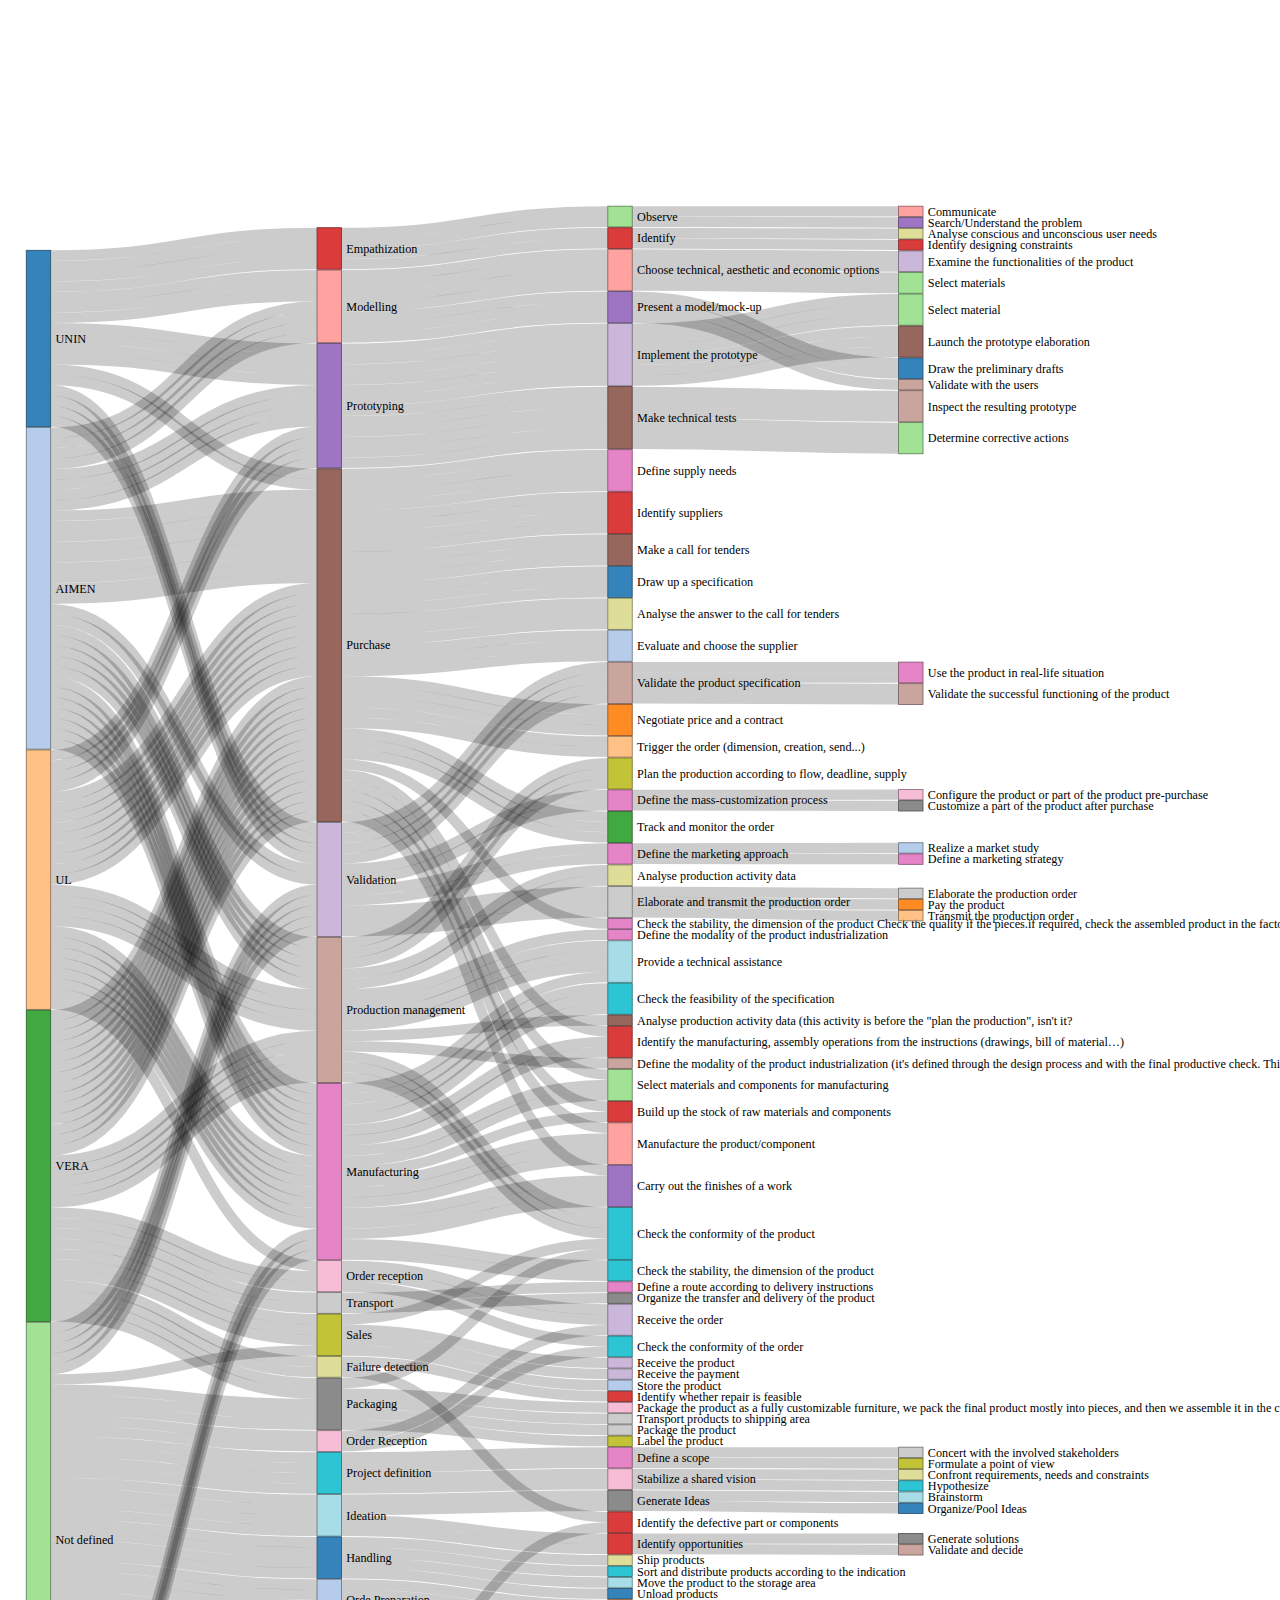
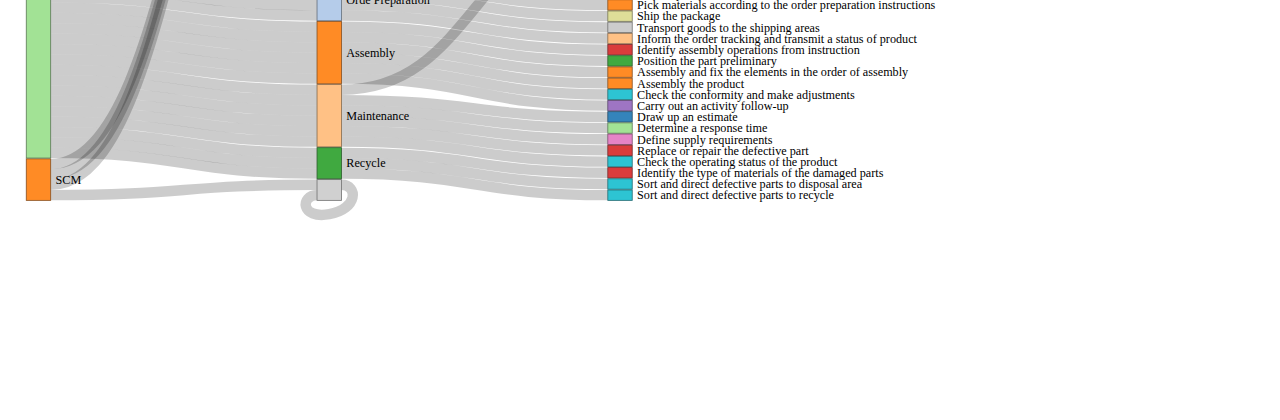
<file: DIT-usecases/index.html>
<!DOCTYPE html>
<html>
<head>
<meta charset="utf-8" />
<title>sankeyNetwork</title>
<script>(function() {
  // If window.HTMLWidgets is already defined, then use it; otherwise create a
  // new object. This allows preceding code to set options that affect the
  // initialization process (though none currently exist).
  window.HTMLWidgets = window.HTMLWidgets || {};

  // See if we're running in a viewer pane. If not, we're in a web browser.
  var viewerMode = window.HTMLWidgets.viewerMode =
      /\bviewer_pane=1\b/.test(window.location);

  // See if we're running in Shiny mode. If not, it's a static document.
  // Note that static widgets can appear in both Shiny and static modes, but
  // obviously, Shiny widgets can only appear in Shiny apps/documents.
  var shinyMode = window.HTMLWidgets.shinyMode =
      typeof(window.Shiny) !== "undefined" && !!window.Shiny.outputBindings;

  // We can't count on jQuery being available, so we implement our own
  // version if necessary.
  function querySelectorAll(scope, selector) {
    if (typeof(jQuery) !== "undefined" && scope instanceof jQuery) {
      return scope.find(selector);
    }
    if (scope.querySelectorAll) {
      return scope.querySelectorAll(selector);
    }
  }

  function asArray(value) {
    if (value === null)
      return [];
    if ($.isArray(value))
      return value;
    return [value];
  }

  // Implement jQuery's extend
  function extend(target /*, ... */) {
    if (arguments.length == 1) {
      return target;
    }
    for (var i = 1; i < arguments.length; i++) {
      var source = arguments[i];
      for (var prop in source) {
        if (source.hasOwnProperty(prop)) {
          target[prop] = source[prop];
        }
      }
    }
    return target;
  }

  // IE8 doesn't support Array.forEach.
  function forEach(values, callback, thisArg) {
    if (values.forEach) {
      values.forEach(callback, thisArg);
    } else {
      for (var i = 0; i < values.length; i++) {
        callback.call(thisArg, values[i], i, values);
      }
    }
  }

  // Replaces the specified method with the return value of funcSource.
  //
  // Note that funcSource should not BE the new method, it should be a function
  // that RETURNS the new method. funcSource receives a single argument that is
  // the overridden method, it can be called from the new method. The overridden
  // method can be called like a regular function, it has the target permanently
  // bound to it so "this" will work correctly.
  function overrideMethod(target, methodName, funcSource) {
    var superFunc = target[methodName] || function() {};
    var superFuncBound = function() {
      return superFunc.apply(target, arguments);
    };
    target[methodName] = funcSource(superFuncBound);
  }

  // Add a method to delegator that, when invoked, calls
  // delegatee.methodName. If there is no such method on
  // the delegatee, but there was one on delegator before
  // delegateMethod was called, then the original version
  // is invoked instead.
  // For example:
  //
  // var a = {
  //   method1: function() { console.log('a1'); }
  //   method2: function() { console.log('a2'); }
  // };
  // var b = {
  //   method1: function() { console.log('b1'); }
  // };
  // delegateMethod(a, b, "method1");
  // delegateMethod(a, b, "method2");
  // a.method1();
  // a.method2();
  //
  // The output would be "b1", "a2".
  function delegateMethod(delegator, delegatee, methodName) {
    var inherited = delegator[methodName];
    delegator[methodName] = function() {
      var target = delegatee;
      var method = delegatee[methodName];

      // The method doesn't exist on the delegatee. Instead,
      // call the method on the delegator, if it exists.
      if (!method) {
        target = delegator;
        method = inherited;
      }

      if (method) {
        return method.apply(target, arguments);
      }
    };
  }

  // Implement a vague facsimilie of jQuery's data method
  function elementData(el, name, value) {
    if (arguments.length == 2) {
      return el["htmlwidget_data_" + name];
    } else if (arguments.length == 3) {
      el["htmlwidget_data_" + name] = value;
      return el;
    } else {
      throw new Error("Wrong number of arguments for elementData: " +
        arguments.length);
    }
  }

  // http://stackoverflow.com/questions/3446170/escape-string-for-use-in-javascript-regex
  function escapeRegExp(str) {
    return str.replace(/[\-\[\]\/\{\}\(\)\*\+\?\.\\\^\$\|]/g, "\\$&");
  }

  function hasClass(el, className) {
    var re = new RegExp("\\b" + escapeRegExp(className) + "\\b");
    return re.test(el.className);
  }

  // elements - array (or array-like object) of HTML elements
  // className - class name to test for
  // include - if true, only return elements with given className;
  //   if false, only return elements *without* given className
  function filterByClass(elements, className, include) {
    var results = [];
    for (var i = 0; i < elements.length; i++) {
      if (hasClass(elements[i], className) == include)
        results.push(elements[i]);
    }
    return results;
  }

  function on(obj, eventName, func) {
    if (obj.addEventListener) {
      obj.addEventListener(eventName, func, false);
    } else if (obj.attachEvent) {
      obj.attachEvent(eventName, func);
    }
  }

  function off(obj, eventName, func) {
    if (obj.removeEventListener)
      obj.removeEventListener(eventName, func, false);
    else if (obj.detachEvent) {
      obj.detachEvent(eventName, func);
    }
  }

  // Translate array of values to top/right/bottom/left, as usual with
  // the "padding" CSS property
  // https://developer.mozilla.org/en-US/docs/Web/CSS/padding
  function unpackPadding(value) {
    if (typeof(value) === "number")
      value = [value];
    if (value.length === 1) {
      return {top: value[0], right: value[0], bottom: value[0], left: value[0]};
    }
    if (value.length === 2) {
      return {top: value[0], right: value[1], bottom: value[0], left: value[1]};
    }
    if (value.length === 3) {
      return {top: value[0], right: value[1], bottom: value[2], left: value[1]};
    }
    if (value.length === 4) {
      return {top: value[0], right: value[1], bottom: value[2], left: value[3]};
    }
  }

  // Convert an unpacked padding object to a CSS value
  function paddingToCss(paddingObj) {
    return paddingObj.top + "px " + paddingObj.right + "px " + paddingObj.bottom + "px " + paddingObj.left + "px";
  }

  // Makes a number suitable for CSS
  function px(x) {
    if (typeof(x) === "number")
      return x + "px";
    else
      return x;
  }

  // Retrieves runtime widget sizing information for an element.
  // The return value is either null, or an object with fill, padding,
  // defaultWidth, defaultHeight fields.
  function sizingPolicy(el) {
    var sizingEl = document.querySelector("script[data-for='" + el.id + "'][type='application/htmlwidget-sizing']");
    if (!sizingEl)
      return null;
    var sp = JSON.parse(sizingEl.textContent || sizingEl.text || "{}");
    if (viewerMode) {
      return sp.viewer;
    } else {
      return sp.browser;
    }
  }

  // @param tasks Array of strings (or falsy value, in which case no-op).
  //   Each element must be a valid JavaScript expression that yields a
  //   function. Or, can be an array of objects with "code" and "data"
  //   properties; in this case, the "code" property should be a string
  //   of JS that's an expr that yields a function, and "data" should be
  //   an object that will be added as an additional argument when that
  //   function is called.
  // @param target The object that will be "this" for each function
  //   execution.
  // @param args Array of arguments to be passed to the functions. (The
  //   same arguments will be passed to all functions.)
  function evalAndRun(tasks, target, args) {
    if (tasks) {
      forEach(tasks, function(task) {
        var theseArgs = args;
        if (typeof(task) === "object") {
          theseArgs = theseArgs.concat([task.data]);
          task = task.code;
        }
        var taskFunc = tryEval(task);
        if (typeof(taskFunc) !== "function") {
          throw new Error("Task must be a function! Source:\n" + task);
        }
        taskFunc.apply(target, theseArgs);
      });
    }
  }

  // Attempt eval() both with and without enclosing in parentheses.
  // Note that enclosing coerces a function declaration into
  // an expression that eval() can parse
  // (otherwise, a SyntaxError is thrown)
  function tryEval(code) {
    var result = null;
    try {
      result = eval(code);
    } catch(error) {
      if (!error instanceof SyntaxError) {
        throw error;
      }
      try {
        result = eval("(" + code + ")");
      } catch(e) {
        if (e instanceof SyntaxError) {
          throw error;
        } else {
          throw e;
        }
      }
    }
    return result;
  }

  function initSizing(el) {
    var sizing = sizingPolicy(el);
    if (!sizing)
      return;

    var cel = document.getElementById("htmlwidget_container");
    if (!cel)
      return;

    if (typeof(sizing.padding) !== "undefined") {
      document.body.style.margin = "0";
      document.body.style.padding = paddingToCss(unpackPadding(sizing.padding));
    }

    if (sizing.fill) {
      document.body.style.overflow = "hidden";
      document.body.style.width = "100%";
      document.body.style.height = "100%";
      document.documentElement.style.width = "100%";
      document.documentElement.style.height = "100%";
      if (cel) {
        cel.style.position = "absolute";
        var pad = unpackPadding(sizing.padding);
        cel.style.top = pad.top + "px";
        cel.style.right = pad.right + "px";
        cel.style.bottom = pad.bottom + "px";
        cel.style.left = pad.left + "px";
        el.style.width = "100%";
        el.style.height = "100%";
      }

      return {
        getWidth: function() { return cel.offsetWidth; },
        getHeight: function() { return cel.offsetHeight; }
      };

    } else {
      el.style.width = px(sizing.width);
      el.style.height = px(sizing.height);

      return {
        getWidth: function() { return el.offsetWidth; },
        getHeight: function() { return el.offsetHeight; }
      };
    }
  }

  // Default implementations for methods
  var defaults = {
    find: function(scope) {
      return querySelectorAll(scope, "." + this.name);
    },
    renderError: function(el, err) {
      var $el = $(el);

      this.clearError(el);

      // Add all these error classes, as Shiny does
      var errClass = "shiny-output-error";
      if (err.type !== null) {
        // use the classes of the error condition as CSS class names
        errClass = errClass + " " + $.map(asArray(err.type), function(type) {
          return errClass + "-" + type;
        }).join(" ");
      }
      errClass = errClass + " htmlwidgets-error";

      // Is el inline or block? If inline or inline-block, just display:none it
      // and add an inline error.
      var display = $el.css("display");
      $el.data("restore-display-mode", display);

      if (display === "inline" || display === "inline-block") {
        $el.hide();
        if (err.message !== "") {
          var errorSpan = $("<span>").addClass(errClass);
          errorSpan.text(err.message);
          $el.after(errorSpan);
        }
      } else if (display === "block") {
        // If block, add an error just after the el, set visibility:none on the
        // el, and position the error to be on top of the el.
        // Mark it with a unique ID and CSS class so we can remove it later.
        $el.css("visibility", "hidden");
        if (err.message !== "") {
          var errorDiv = $("<div>").addClass(errClass).css("position", "absolute")
            .css("top", el.offsetTop)
            .css("left", el.offsetLeft)
            // setting width can push out the page size, forcing otherwise
            // unnecessary scrollbars to appear and making it impossible for
            // the element to shrink; so use max-width instead
            .css("maxWidth", el.offsetWidth)
            .css("height", el.offsetHeight);
          errorDiv.text(err.message);
          $el.after(errorDiv);

          // Really dumb way to keep the size/position of the error in sync with
          // the parent element as the window is resized or whatever.
          var intId = setInterval(function() {
            if (!errorDiv[0].parentElement) {
              clearInterval(intId);
              return;
            }
            errorDiv
              .css("top", el.offsetTop)
              .css("left", el.offsetLeft)
              .css("maxWidth", el.offsetWidth)
              .css("height", el.offsetHeight);
          }, 500);
        }
      }
    },
    clearError: function(el) {
      var $el = $(el);
      var display = $el.data("restore-display-mode");
      $el.data("restore-display-mode", null);

      if (display === "inline" || display === "inline-block") {
        if (display)
          $el.css("display", display);
        $(el.nextSibling).filter(".htmlwidgets-error").remove();
      } else if (display === "block"){
        $el.css("visibility", "inherit");
        $(el.nextSibling).filter(".htmlwidgets-error").remove();
      }
    },
    sizing: {}
  };

  // Called by widget bindings to register a new type of widget. The definition
  // object can contain the following properties:
  // - name (required) - A string indicating the binding name, which will be
  //   used by default as the CSS classname to look for.
  // - initialize (optional) - A function(el) that will be called once per
  //   widget element; if a value is returned, it will be passed as the third
  //   value to renderValue.
  // - renderValue (required) - A function(el, data, initValue) that will be
  //   called with data. Static contexts will cause this to be called once per
  //   element; Shiny apps will cause this to be called multiple times per
  //   element, as the data changes.
  window.HTMLWidgets.widget = function(definition) {
    if (!definition.name) {
      throw new Error("Widget must have a name");
    }
    if (!definition.type) {
      throw new Error("Widget must have a type");
    }
    // Currently we only support output widgets
    if (definition.type !== "output") {
      throw new Error("Unrecognized widget type '" + definition.type + "'");
    }
    // TODO: Verify that .name is a valid CSS classname

    // Support new-style instance-bound definitions. Old-style class-bound
    // definitions have one widget "object" per widget per type/class of
    // widget; the renderValue and resize methods on such widget objects
    // take el and instance arguments, because the widget object can't
    // store them. New-style instance-bound definitions have one widget
    // object per widget instance; the definition that's passed in doesn't
    // provide renderValue or resize methods at all, just the single method
    //   factory(el, width, height)
    // which returns an object that has renderValue(x) and resize(w, h).
    // This enables a far more natural programming style for the widget
    // author, who can store per-instance state using either OO-style
    // instance fields or functional-style closure variables (I guess this
    // is in contrast to what can only be called C-style pseudo-OO which is
    // what we required before).
    if (definition.factory) {
      definition = createLegacyDefinitionAdapter(definition);
    }

    if (!definition.renderValue) {
      throw new Error("Widget must have a renderValue function");
    }

    // For static rendering (non-Shiny), use a simple widget registration
    // scheme. We also use this scheme for Shiny apps/documents that also
    // contain static widgets.
    window.HTMLWidgets.widgets = window.HTMLWidgets.widgets || [];
    // Merge defaults into the definition; don't mutate the original definition.
    var staticBinding = extend({}, defaults, definition);
    overrideMethod(staticBinding, "find", function(superfunc) {
      return function(scope) {
        var results = superfunc(scope);
        // Filter out Shiny outputs, we only want the static kind
        return filterByClass(results, "html-widget-output", false);
      };
    });
    window.HTMLWidgets.widgets.push(staticBinding);

    if (shinyMode) {
      // Shiny is running. Register the definition with an output binding.
      // The definition itself will not be the output binding, instead
      // we will make an output binding object that delegates to the
      // definition. This is because we foolishly used the same method
      // name (renderValue) for htmlwidgets definition and Shiny bindings
      // but they actually have quite different semantics (the Shiny
      // bindings receive data that includes lots of metadata that it
      // strips off before calling htmlwidgets renderValue). We can't
      // just ignore the difference because in some widgets it's helpful
      // to call this.renderValue() from inside of resize(), and if
      // we're not delegating, then that call will go to the Shiny
      // version instead of the htmlwidgets version.

      // Merge defaults with definition, without mutating either.
      var bindingDef = extend({}, defaults, definition);

      // This object will be our actual Shiny binding.
      var shinyBinding = new Shiny.OutputBinding();

      // With a few exceptions, we'll want to simply use the bindingDef's
      // version of methods if they are available, otherwise fall back to
      // Shiny's defaults. NOTE: If Shiny's output bindings gain additional
      // methods in the future, and we want them to be overrideable by
      // HTMLWidget binding definitions, then we'll need to add them to this
      // list.
      delegateMethod(shinyBinding, bindingDef, "getId");
      delegateMethod(shinyBinding, bindingDef, "onValueChange");
      delegateMethod(shinyBinding, bindingDef, "onValueError");
      delegateMethod(shinyBinding, bindingDef, "renderError");
      delegateMethod(shinyBinding, bindingDef, "clearError");
      delegateMethod(shinyBinding, bindingDef, "showProgress");

      // The find, renderValue, and resize are handled differently, because we
      // want to actually decorate the behavior of the bindingDef methods.

      shinyBinding.find = function(scope) {
        var results = bindingDef.find(scope);

        // Only return elements that are Shiny outputs, not static ones
        var dynamicResults = results.filter(".html-widget-output");

        // It's possible that whatever caused Shiny to think there might be
        // new dynamic outputs, also caused there to be new static outputs.
        // Since there might be lots of different htmlwidgets bindings, we
        // schedule execution for later--no need to staticRender multiple
        // times.
        if (results.length !== dynamicResults.length)
          scheduleStaticRender();

        return dynamicResults;
      };

      // Wrap renderValue to handle initialization, which unfortunately isn't
      // supported natively by Shiny at the time of this writing.

      shinyBinding.renderValue = function(el, data) {
        Shiny.renderDependencies(data.deps);
        // Resolve strings marked as javascript literals to objects
        if (!(data.evals instanceof Array)) data.evals = [data.evals];
        for (var i = 0; data.evals && i < data.evals.length; i++) {
          window.HTMLWidgets.evaluateStringMember(data.x, data.evals[i]);
        }
        if (!bindingDef.renderOnNullValue) {
          if (data.x === null) {
            el.style.visibility = "hidden";
            return;
          } else {
            el.style.visibility = "inherit";
          }
        }
        if (!elementData(el, "initialized")) {
          initSizing(el);

          elementData(el, "initialized", true);
          if (bindingDef.initialize) {
            var result = bindingDef.initialize(el, el.offsetWidth,
              el.offsetHeight);
            elementData(el, "init_result", result);
          }
        }
        bindingDef.renderValue(el, data.x, elementData(el, "init_result"));
        evalAndRun(data.jsHooks.render, elementData(el, "init_result"), [el, data.x]);
      };

      // Only override resize if bindingDef implements it
      if (bindingDef.resize) {
        shinyBinding.resize = function(el, width, height) {
          // Shiny can call resize before initialize/renderValue have been
          // called, which doesn't make sense for widgets.
          if (elementData(el, "initialized")) {
            bindingDef.resize(el, width, height, elementData(el, "init_result"));
          }
        };
      }

      Shiny.outputBindings.register(shinyBinding, bindingDef.name);
    }
  };

  var scheduleStaticRenderTimerId = null;
  function scheduleStaticRender() {
    if (!scheduleStaticRenderTimerId) {
      scheduleStaticRenderTimerId = setTimeout(function() {
        scheduleStaticRenderTimerId = null;
        window.HTMLWidgets.staticRender();
      }, 1);
    }
  }

  // Render static widgets after the document finishes loading
  // Statically render all elements that are of this widget's class
  window.HTMLWidgets.staticRender = function() {
    var bindings = window.HTMLWidgets.widgets || [];
    forEach(bindings, function(binding) {
      var matches = binding.find(document.documentElement);
      forEach(matches, function(el) {
        var sizeObj = initSizing(el, binding);

        if (hasClass(el, "html-widget-static-bound"))
          return;
        el.className = el.className + " html-widget-static-bound";

        var initResult;
        if (binding.initialize) {
          initResult = binding.initialize(el,
            sizeObj ? sizeObj.getWidth() : el.offsetWidth,
            sizeObj ? sizeObj.getHeight() : el.offsetHeight
          );
          elementData(el, "init_result", initResult);
        }

        if (binding.resize) {
          var lastSize = {
            w: sizeObj ? sizeObj.getWidth() : el.offsetWidth,
            h: sizeObj ? sizeObj.getHeight() : el.offsetHeight
          };
          var resizeHandler = function(e) {
            var size = {
              w: sizeObj ? sizeObj.getWidth() : el.offsetWidth,
              h: sizeObj ? sizeObj.getHeight() : el.offsetHeight
            };
            if (size.w === 0 && size.h === 0)
              return;
            if (size.w === lastSize.w && size.h === lastSize.h)
              return;
            lastSize = size;
            binding.resize(el, size.w, size.h, initResult);
          };

          on(window, "resize", resizeHandler);

          // This is needed for cases where we're running in a Shiny
          // app, but the widget itself is not a Shiny output, but
          // rather a simple static widget. One example of this is
          // an rmarkdown document that has runtime:shiny and widget
          // that isn't in a render function. Shiny only knows to
          // call resize handlers for Shiny outputs, not for static
          // widgets, so we do it ourselves.
          if (window.jQuery) {
            window.jQuery(document).on(
              "shown.htmlwidgets shown.bs.tab.htmlwidgets shown.bs.collapse.htmlwidgets",
              resizeHandler
            );
            window.jQuery(document).on(
              "hidden.htmlwidgets hidden.bs.tab.htmlwidgets hidden.bs.collapse.htmlwidgets",
              resizeHandler
            );
          }

          // This is needed for the specific case of ioslides, which
          // flips slides between display:none and display:block.
          // Ideally we would not have to have ioslide-specific code
          // here, but rather have ioslides raise a generic event,
          // but the rmarkdown package just went to CRAN so the
          // window to getting that fixed may be long.
          if (window.addEventListener) {
            // It's OK to limit this to window.addEventListener
            // browsers because ioslides itself only supports
            // such browsers.
            on(document, "slideenter", resizeHandler);
            on(document, "slideleave", resizeHandler);
          }
        }

        var scriptData = document.querySelector("script[data-for='" + el.id + "'][type='application/json']");
        if (scriptData) {
          var data = JSON.parse(scriptData.textContent || scriptData.text);
          // Resolve strings marked as javascript literals to objects
          if (!(data.evals instanceof Array)) data.evals = [data.evals];
          for (var k = 0; data.evals && k < data.evals.length; k++) {
            window.HTMLWidgets.evaluateStringMember(data.x, data.evals[k]);
          }
          binding.renderValue(el, data.x, initResult);
          evalAndRun(data.jsHooks.render, initResult, [el, data.x]);
        }
      });
    });

    invokePostRenderHandlers();
  }


  function has_jQuery3() {
    if (!window.jQuery) {
      return false;
    }
    var $version = window.jQuery.fn.jquery;
    var $major_version = parseInt($version.split(".")[0]);
    return $major_version >= 3;
  }

  /*
  / Shiny 1.4 bumped jQuery from 1.x to 3.x which means jQuery's
  / on-ready handler (i.e., $(fn)) is now asyncronous (i.e., it now
  / really means $(setTimeout(fn)).
  / https://jquery.com/upgrade-guide/3.0/#breaking-change-document-ready-handlers-are-now-asynchronous
  /
  / Since Shiny uses $() to schedule initShiny, shiny>=1.4 calls initShiny
  / one tick later than it did before, which means staticRender() is
  / called renderValue() earlier than (advanced) widget authors might be expecting.
  / https://github.com/rstudio/shiny/issues/2630
  /
  / For a concrete example, leaflet has some methods (e.g., updateBounds)
  / which reference Shiny methods registered in initShiny (e.g., setInputValue).
  / Since leaflet is privy to this life-cycle, it knows to use setTimeout() to
  / delay execution of those methods (until Shiny methods are ready)
  / https://github.com/rstudio/leaflet/blob/18ec981/javascript/src/index.js#L266-L268
  /
  / Ideally widget authors wouldn't need to use this setTimeout() hack that
  / leaflet uses to call Shiny methods on a staticRender(). In the long run,
  / the logic initShiny should be broken up so that method registration happens
  / right away, but binding happens later.
  */
  function maybeStaticRenderLater() {
    if (shinyMode && has_jQuery3()) {
      window.jQuery(window.HTMLWidgets.staticRender);
    } else {
      window.HTMLWidgets.staticRender();
    }
  }

  if (document.addEventListener) {
    document.addEventListener("DOMContentLoaded", function() {
      document.removeEventListener("DOMContentLoaded", arguments.callee, false);
      maybeStaticRenderLater();
    }, false);
  } else if (document.attachEvent) {
    document.attachEvent("onreadystatechange", function() {
      if (document.readyState === "complete") {
        document.detachEvent("onreadystatechange", arguments.callee);
        maybeStaticRenderLater();
      }
    });
  }


  window.HTMLWidgets.getAttachmentUrl = function(depname, key) {
    // If no key, default to the first item
    if (typeof(key) === "undefined")
      key = 1;

    var link = document.getElementById(depname + "-" + key + "-attachment");
    if (!link) {
      throw new Error("Attachment " + depname + "/" + key + " not found in document");
    }
    return link.getAttribute("href");
  };

  window.HTMLWidgets.dataframeToD3 = function(df) {
    var names = [];
    var length;
    for (var name in df) {
        if (df.hasOwnProperty(name))
            names.push(name);
        if (typeof(df[name]) !== "object" || typeof(df[name].length) === "undefined") {
            throw new Error("All fields must be arrays");
        } else if (typeof(length) !== "undefined" && length !== df[name].length) {
            throw new Error("All fields must be arrays of the same length");
        }
        length = df[name].length;
    }
    var results = [];
    var item;
    for (var row = 0; row < length; row++) {
        item = {};
        for (var col = 0; col < names.length; col++) {
            item[names[col]] = df[names[col]][row];
        }
        results.push(item);
    }
    return results;
  };

  window.HTMLWidgets.transposeArray2D = function(array) {
      if (array.length === 0) return array;
      var newArray = array[0].map(function(col, i) {
          return array.map(function(row) {
              return row[i]
          })
      });
      return newArray;
  };
  // Split value at splitChar, but allow splitChar to be escaped
  // using escapeChar. Any other characters escaped by escapeChar
  // will be included as usual (including escapeChar itself).
  function splitWithEscape(value, splitChar, escapeChar) {
    var results = [];
    var escapeMode = false;
    var currentResult = "";
    for (var pos = 0; pos < value.length; pos++) {
      if (!escapeMode) {
        if (value[pos] === splitChar) {
          results.push(currentResult);
          currentResult = "";
        } else if (value[pos] === escapeChar) {
          escapeMode = true;
        } else {
          currentResult += value[pos];
        }
      } else {
        currentResult += value[pos];
        escapeMode = false;
      }
    }
    if (currentResult !== "") {
      results.push(currentResult);
    }
    return results;
  }
  // Function authored by Yihui/JJ Allaire
  window.HTMLWidgets.evaluateStringMember = function(o, member) {
    var parts = splitWithEscape(member, '.', '\\');
    for (var i = 0, l = parts.length; i < l; i++) {
      var part = parts[i];
      // part may be a character or 'numeric' member name
      if (o !== null && typeof o === "object" && part in o) {
        if (i == (l - 1)) { // if we are at the end of the line then evalulate
          if (typeof o[part] === "string")
            o[part] = tryEval(o[part]);
        } else { // otherwise continue to next embedded object
          o = o[part];
        }
      }
    }
  };

  // Retrieve the HTMLWidget instance (i.e. the return value of an
  // HTMLWidget binding's initialize() or factory() function)
  // associated with an element, or null if none.
  window.HTMLWidgets.getInstance = function(el) {
    return elementData(el, "init_result");
  };

  // Finds the first element in the scope that matches the selector,
  // and returns the HTMLWidget instance (i.e. the return value of
  // an HTMLWidget binding's initialize() or factory() function)
  // associated with that element, if any. If no element matches the
  // selector, or the first matching element has no HTMLWidget
  // instance associated with it, then null is returned.
  //
  // The scope argument is optional, and defaults to window.document.
  window.HTMLWidgets.find = function(scope, selector) {
    if (arguments.length == 1) {
      selector = scope;
      scope = document;
    }

    var el = scope.querySelector(selector);
    if (el === null) {
      return null;
    } else {
      return window.HTMLWidgets.getInstance(el);
    }
  };

  // Finds all elements in the scope that match the selector, and
  // returns the HTMLWidget instances (i.e. the return values of
  // an HTMLWidget binding's initialize() or factory() function)
  // associated with the elements, in an array. If elements that
  // match the selector don't have an associated HTMLWidget
  // instance, the returned array will contain nulls.
  //
  // The scope argument is optional, and defaults to window.document.
  window.HTMLWidgets.findAll = function(scope, selector) {
    if (arguments.length == 1) {
      selector = scope;
      scope = document;
    }

    var nodes = scope.querySelectorAll(selector);
    var results = [];
    for (var i = 0; i < nodes.length; i++) {
      results.push(window.HTMLWidgets.getInstance(nodes[i]));
    }
    return results;
  };

  var postRenderHandlers = [];
  function invokePostRenderHandlers() {
    while (postRenderHandlers.length) {
      var handler = postRenderHandlers.shift();
      if (handler) {
        handler();
      }
    }
  }

  // Register the given callback function to be invoked after the
  // next time static widgets are rendered.
  window.HTMLWidgets.addPostRenderHandler = function(callback) {
    postRenderHandlers.push(callback);
  };

  // Takes a new-style instance-bound definition, and returns an
  // old-style class-bound definition. This saves us from having
  // to rewrite all the logic in this file to accomodate both
  // types of definitions.
  function createLegacyDefinitionAdapter(defn) {
    var result = {
      name: defn.name,
      type: defn.type,
      initialize: function(el, width, height) {
        return defn.factory(el, width, height);
      },
      renderValue: function(el, x, instance) {
        return instance.renderValue(x);
      },
      resize: function(el, width, height, instance) {
        return instance.resize(width, height);
      }
    };

    if (defn.find)
      result.find = defn.find;
    if (defn.renderError)
      result.renderError = defn.renderError;
    if (defn.clearError)
      result.clearError = defn.clearError;

    return result;
  }
})();

</script>
<script>// https://d3js.org Version 4.5.0. Copyright 2017 Mike Bostock.
(function(t,n){"object"==typeof exports&&"undefined"!=typeof module?n(exports):"function"==typeof define&&define.amd?define(["exports"],n):n(t.d3=t.d3||{})})(this,function(t){"use strict";function n(t){return function(n,e){return Ns(t(n),e)}}function e(t,n,e){var r=Math.abs(n-t)/Math.max(0,e),i=Math.pow(10,Math.floor(Math.log(r)/Math.LN10)),o=r/i;return o>=Ys?i*=10:o>=Bs?i*=5:o>=js&&(i*=2),n<t?-i:i}function r(t){return t.length}function i(t,n,e){var r=t(e);return"translate("+(isFinite(r)?r:n(e))+",0)"}function o(t,n,e){var r=t(e);return"translate(0,"+(isFinite(r)?r:n(e))+")"}function u(t){var n=t.bandwidth()/2;return t.round()&&(n=Math.round(n)),function(e){return t(e)+n}}function a(){return!this.__axis}function c(t,n){function e(e){var p,d=null==c?n.ticks?n.ticks.apply(n,r):n.domain():c,v=null==s?n.tickFormat?n.tickFormat.apply(n,r):ff:s,_=Math.max(f,0)+h,y=t===lf||t===pf?i:o,g=n.range(),m=g[0]+.5,x=g[g.length-1]+.5,b=(n.bandwidth?u:ff)(n.copy()),w=e.selection?e.selection():e,M=w.selectAll(".domain").data([null]),T=w.selectAll(".tick").data(d,n).order(),N=T.exit(),k=T.enter().append("g").attr("class","tick"),S=T.select("line"),E=T.select("text"),A=t===lf||t===df?-1:1,C=t===df||t===hf?(p="x","y"):(p="y","x");M=M.merge(M.enter().insert("path",".tick").attr("class","domain").attr("stroke","#000")),T=T.merge(k),S=S.merge(k.append("line").attr("stroke","#000").attr(p+"2",A*f).attr(C+"1",.5).attr(C+"2",.5)),E=E.merge(k.append("text").attr("fill","#000").attr(p,A*_).attr(C,.5).attr("dy",t===lf?"0em":t===pf?"0.71em":"0.32em")),e!==w&&(M=M.transition(e),T=T.transition(e),S=S.transition(e),E=E.transition(e),N=N.transition(e).attr("opacity",vf).attr("transform",function(t){return y(b,this.parentNode.__axis||b,t)}),k.attr("opacity",vf).attr("transform",function(t){return y(this.parentNode.__axis||b,b,t)})),N.remove(),M.attr("d",t===df||t==hf?"M"+A*l+","+m+"H0.5V"+x+"H"+A*l:"M"+m+","+A*l+"V0.5H"+x+"V"+A*l),T.attr("opacity",1).attr("transform",function(t){return y(b,b,t)}),S.attr(p+"2",A*f),E.attr(p,A*_).text(v),w.filter(a).attr("fill","none").attr("font-size",10).attr("font-family","sans-serif").attr("text-anchor",t===hf?"start":t===df?"end":"middle"),w.each(function(){this.__axis=b})}var r=[],c=null,s=null,f=6,l=6,h=3;return e.scale=function(t){return arguments.length?(n=t,e):n},e.ticks=function(){return r=sf.call(arguments),e},e.tickArguments=function(t){return arguments.length?(r=null==t?[]:sf.call(t),e):r.slice()},e.tickValues=function(t){return arguments.length?(c=null==t?null:sf.call(t),e):c&&c.slice()},e.tickFormat=function(t){return arguments.length?(s=t,e):s},e.tickSize=function(t){return arguments.length?(f=l=+t,e):f},e.tickSizeInner=function(t){return arguments.length?(f=+t,e):f},e.tickSizeOuter=function(t){return arguments.length?(l=+t,e):l},e.tickPadding=function(t){return arguments.length?(h=+t,e):h},e}function s(t){return c(lf,t)}function f(t){return c(hf,t)}function l(t){return c(pf,t)}function h(t){return c(df,t)}function p(){for(var t,n=0,e=arguments.length,r={};n<e;++n){if(!(t=arguments[n]+"")||t in r)throw new Error("illegal type: "+t);r[t]=[]}return new d(r)}function d(t){this._=t}function v(t,n){return t.trim().split(/^|\s+/).map(function(t){var e="",r=t.indexOf(".");if(r>=0&&(e=t.slice(r+1),t=t.slice(0,r)),t&&!n.hasOwnProperty(t))throw new Error("unknown type: "+t);return{type:t,name:e}})}function _(t,n){for(var e,r=0,i=t.length;r<i;++r)if((e=t[r]).name===n)return e.value}function y(t,n,e){for(var r=0,i=t.length;r<i;++r)if(t[r].name===n){t[r]=_f,t=t.slice(0,r).concat(t.slice(r+1));break}return null!=e&&t.push({name:n,value:e}),t}function g(t){return function(){var n=this.ownerDocument,e=this.namespaceURI;return e===yf&&n.documentElement.namespaceURI===yf?n.createElement(t):n.createElementNS(e,t)}}function m(t){return function(){return this.ownerDocument.createElementNS(t.space,t.local)}}function x(){return new b}function b(){this._="@"+(++bf).toString(36)}function w(t,n,e){return t=M(t,n,e),function(n){var e=n.relatedTarget;e&&(e===this||8&e.compareDocumentPosition(this))||t.call(this,n)}}function M(n,e,r){return function(i){var o=t.event;t.event=i;try{n.call(this,this.__data__,e,r)}finally{t.event=o}}}function T(t){return t.trim().split(/^|\s+/).map(function(t){var n="",e=t.indexOf(".");return e>=0&&(n=t.slice(e+1),t=t.slice(0,e)),{type:t,name:n}})}function N(t){return function(){var n=this.__on;if(n){for(var e,r=0,i=-1,o=n.length;r<o;++r)e=n[r],t.type&&e.type!==t.type||e.name!==t.name?n[++i]=e:this.removeEventListener(e.type,e.listener,e.capture);++i?n.length=i:delete this.__on}}}function k(t,n,e){var r=kf.hasOwnProperty(t.type)?w:M;return function(i,o,u){var a,c=this.__on,s=r(n,o,u);if(c)for(var f=0,l=c.length;f<l;++f)if((a=c[f]).type===t.type&&a.name===t.name)return this.removeEventListener(a.type,a.listener,a.capture),this.addEventListener(a.type,a.listener=s,a.capture=e),void(a.value=n);this.addEventListener(t.type,s,e),a={type:t.type,name:t.name,value:n,listener:s,capture:e},c?c.push(a):this.__on=[a]}}function S(n,e,r,i){var o=t.event;n.sourceEvent=t.event,t.event=n;try{return e.apply(r,i)}finally{t.event=o}}function E(){}function A(){return[]}function C(t,n){this.ownerDocument=t.ownerDocument,this.namespaceURI=t.namespaceURI,this._next=null,this._parent=t,this.__data__=n}function z(t,n,e,r,i,o){for(var u,a=0,c=n.length,s=o.length;a<s;++a)(u=n[a])?(u.__data__=o[a],r[a]=u):e[a]=new C(t,o[a]);for(;a<c;++a)(u=n[a])&&(i[a]=u)}function P(t,n,e,r,i,o,u){var a,c,s,f={},l=n.length,h=o.length,p=new Array(l);for(a=0;a<l;++a)(c=n[a])&&(p[a]=s=If+u.call(c,c.__data__,a,n),s in f?i[a]=c:f[s]=c);for(a=0;a<h;++a)s=If+u.call(t,o[a],a,o),(c=f[s])?(r[a]=c,c.__data__=o[a],f[s]=null):e[a]=new C(t,o[a]);for(a=0;a<l;++a)(c=n[a])&&f[p[a]]===c&&(i[a]=c)}function R(t,n){return t<n?-1:t>n?1:t>=n?0:NaN}function q(t){return function(){this.removeAttribute(t)}}function L(t){return function(){this.removeAttributeNS(t.space,t.local)}}function U(t,n){return function(){this.setAttribute(t,n)}}function D(t,n){return function(){this.setAttributeNS(t.space,t.local,n)}}function O(t,n){return function(){var e=n.apply(this,arguments);null==e?this.removeAttribute(t):this.setAttribute(t,e)}}function F(t,n){return function(){var e=n.apply(this,arguments);null==e?this.removeAttributeNS(t.space,t.local):this.setAttributeNS(t.space,t.local,e)}}function I(t){return function(){this.style.removeProperty(t)}}function Y(t,n,e){return function(){this.style.setProperty(t,n,e)}}function B(t,n,e){return function(){var r=n.apply(this,arguments);null==r?this.style.removeProperty(t):this.style.setProperty(t,r,e)}}function j(t){return function(){delete this[t]}}function H(t,n){return function(){this[t]=n}}function X(t,n){return function(){var e=n.apply(this,arguments);null==e?delete this[t]:this[t]=e}}function V(t){return t.trim().split(/^|\s+/)}function W(t){return t.classList||new $(t)}function $(t){this._node=t,this._names=V(t.getAttribute("class")||"")}function Z(t,n){for(var e=W(t),r=-1,i=n.length;++r<i;)e.add(n[r])}function G(t,n){for(var e=W(t),r=-1,i=n.length;++r<i;)e.remove(n[r])}function J(t){return function(){Z(this,t)}}function Q(t){return function(){G(this,t)}}function K(t,n){return function(){(n.apply(this,arguments)?Z:G)(this,t)}}function tt(){this.textContent=""}function nt(t){return function(){this.textContent=t}}function et(t){return function(){var n=t.apply(this,arguments);this.textContent=null==n?"":n}}function rt(){this.innerHTML=""}function it(t){return function(){this.innerHTML=t}}function ot(t){return function(){var n=t.apply(this,arguments);this.innerHTML=null==n?"":n}}function ut(){this.nextSibling&&this.parentNode.appendChild(this)}function at(){this.previousSibling&&this.parentNode.insertBefore(this,this.parentNode.firstChild)}function ct(){return null}function st(){var t=this.parentNode;t&&t.removeChild(this)}function ft(t,n,e){var r=Kf(t),i=r.CustomEvent;i?i=new i(n,e):(i=r.document.createEvent("Event"),e?(i.initEvent(n,e.bubbles,e.cancelable),i.detail=e.detail):i.initEvent(n,!1,!1)),t.dispatchEvent(i)}function lt(t,n){return function(){return ft(this,t,n)}}function ht(t,n){return function(){return ft(this,t,n.apply(this,arguments))}}function pt(t,n){this._groups=t,this._parents=n}function dt(){return new pt([[document.documentElement]],hl)}function vt(){t.event.stopImmediatePropagation()}function _t(t,n){var e=t.document.documentElement,r=pl(t).on("dragstart.drag",null);n&&(r.on("click.drag",yl,!0),setTimeout(function(){r.on("click.drag",null)},0)),"onselectstart"in e?r.on("selectstart.drag",null):(e.style.MozUserSelect=e.__noselect,delete e.__noselect)}function yt(t,n,e,r,i,o,u,a,c,s){this.target=t,this.type=n,this.subject=e,this.identifier=r,this.active=i,this.x=o,this.y=u,this.dx=a,this.dy=c,this._=s}function gt(){return!t.event.button}function mt(){return this.parentNode}function xt(n){return null==n?{x:t.event.x,y:t.event.y}:n}function bt(t,n){var e=Object.create(t.prototype);for(var r in n)e[r]=n[r];return e}function wt(){}function Mt(t){var n;return t=(t+"").trim().toLowerCase(),(n=Sl.exec(t))?(n=parseInt(n[1],16),new Et(n>>8&15|n>>4&240,n>>4&15|240&n,(15&n)<<4|15&n,1)):(n=El.exec(t))?Tt(parseInt(n[1],16)):(n=Al.exec(t))?new Et(n[1],n[2],n[3],1):(n=Cl.exec(t))?new Et(255*n[1]/100,255*n[2]/100,255*n[3]/100,1):(n=zl.exec(t))?Nt(n[1],n[2],n[3],n[4]):(n=Pl.exec(t))?Nt(255*n[1]/100,255*n[2]/100,255*n[3]/100,n[4]):(n=Rl.exec(t))?At(n[1],n[2]/100,n[3]/100,1):(n=ql.exec(t))?At(n[1],n[2]/100,n[3]/100,n[4]):Ll.hasOwnProperty(t)?Tt(Ll[t]):"transparent"===t?new Et(NaN,NaN,NaN,0):null}function Tt(t){return new Et(t>>16&255,t>>8&255,255&t,1)}function Nt(t,n,e,r){return r<=0&&(t=n=e=NaN),new Et(t,n,e,r)}function kt(t){return t instanceof wt||(t=Mt(t)),t?(t=t.rgb(),new Et(t.r,t.g,t.b,t.opacity)):new Et}function St(t,n,e,r){return 1===arguments.length?kt(t):new Et(t,n,e,null==r?1:r)}function Et(t,n,e,r){this.r=+t,this.g=+n,this.b=+e,this.opacity=+r}function At(t,n,e,r){return r<=0?t=n=e=NaN:e<=0||e>=1?t=n=NaN:n<=0&&(t=NaN),new Pt(t,n,e,r)}function Ct(t){if(t instanceof Pt)return new Pt(t.h,t.s,t.l,t.opacity);if(t instanceof wt||(t=Mt(t)),!t)return new Pt;if(t instanceof Pt)return t;t=t.rgb();var n=t.r/255,e=t.g/255,r=t.b/255,i=Math.min(n,e,r),o=Math.max(n,e,r),u=NaN,a=o-i,c=(o+i)/2;return a?(u=n===o?(e-r)/a+6*(e<r):e===o?(r-n)/a+2:(n-e)/a+4,a/=c<.5?o+i:2-o-i,u*=60):a=c>0&&c<1?0:u,new Pt(u,a,c,t.opacity)}function zt(t,n,e,r){return 1===arguments.length?Ct(t):new Pt(t,n,e,null==r?1:r)}function Pt(t,n,e,r){this.h=+t,this.s=+n,this.l=+e,this.opacity=+r}function Rt(t,n,e){return 255*(t<60?n+(e-n)*t/60:t<180?e:t<240?n+(e-n)*(240-t)/60:n)}function qt(t){if(t instanceof Ut)return new Ut(t.l,t.a,t.b,t.opacity);if(t instanceof jt){var n=t.h*Ul;return new Ut(t.l,Math.cos(n)*t.c,Math.sin(n)*t.c,t.opacity)}t instanceof Et||(t=kt(t));var e=It(t.r),r=It(t.g),i=It(t.b),o=Dt((.4124564*e+.3575761*r+.1804375*i)/Fl),u=Dt((.2126729*e+.7151522*r+.072175*i)/Il),a=Dt((.0193339*e+.119192*r+.9503041*i)/Yl);return new Ut(116*u-16,500*(o-u),200*(u-a),t.opacity)}function Lt(t,n,e,r){return 1===arguments.length?qt(t):new Ut(t,n,e,null==r?1:r)}function Ut(t,n,e,r){this.l=+t,this.a=+n,this.b=+e,this.opacity=+r}function Dt(t){return t>Xl?Math.pow(t,1/3):t/Hl+Bl}function Ot(t){return t>jl?t*t*t:Hl*(t-Bl)}function Ft(t){return 255*(t<=.0031308?12.92*t:1.055*Math.pow(t,1/2.4)-.055)}function It(t){return(t/=255)<=.04045?t/12.92:Math.pow((t+.055)/1.055,2.4)}function Yt(t){if(t instanceof jt)return new jt(t.h,t.c,t.l,t.opacity);t instanceof Ut||(t=qt(t));var n=Math.atan2(t.b,t.a)*Dl;return new jt(n<0?n+360:n,Math.sqrt(t.a*t.a+t.b*t.b),t.l,t.opacity)}function Bt(t,n,e,r){return 1===arguments.length?Yt(t):new jt(t,n,e,null==r?1:r)}function jt(t,n,e,r){this.h=+t,this.c=+n,this.l=+e,this.opacity=+r}function Ht(t){if(t instanceof Vt)return new Vt(t.h,t.s,t.l,t.opacity);t instanceof Et||(t=kt(t));var n=t.r/255,e=t.g/255,r=t.b/255,i=(Kl*r+Jl*n-Ql*e)/(Kl+Jl-Ql),o=r-i,u=(Gl*(e-i)-$l*o)/Zl,a=Math.sqrt(u*u+o*o)/(Gl*i*(1-i)),c=a?Math.atan2(u,o)*Dl-120:NaN;return new Vt(c<0?c+360:c,a,i,t.opacity)}function Xt(t,n,e,r){return 1===arguments.length?Ht(t):new Vt(t,n,e,null==r?1:r)}function Vt(t,n,e,r){this.h=+t,this.s=+n,this.l=+e,this.opacity=+r}function Wt(t,n,e,r,i){var o=t*t,u=o*t;return((1-3*t+3*o-u)*n+(4-6*o+3*u)*e+(1+3*t+3*o-3*u)*r+u*i)/6}function $t(t,n){return function(e){return t+e*n}}function Zt(t,n,e){return t=Math.pow(t,e),n=Math.pow(n,e)-t,e=1/e,function(r){return Math.pow(t+r*n,e)}}function Gt(t,n){var e=n-t;return e?$t(t,e>180||e<-180?e-360*Math.round(e/360):e):ch(isNaN(t)?n:t)}function Jt(t){return 1===(t=+t)?Qt:function(n,e){return e-n?Zt(n,e,t):ch(isNaN(n)?e:n)}}function Qt(t,n){var e=n-t;return e?$t(t,e):ch(isNaN(t)?n:t)}function Kt(t){return function(n){var e,r,i=n.length,o=new Array(i),u=new Array(i),a=new Array(i);for(e=0;e<i;++e)r=St(n[e]),o[e]=r.r||0,u[e]=r.g||0,a[e]=r.b||0;return o=t(o),u=t(u),a=t(a),r.opacity=1,function(t){return r.r=o(t),r.g=u(t),r.b=a(t),r+""}}}function tn(t){return function(){return t}}function nn(t){return function(n){return t(n)+""}}function en(t){return"none"===t?wh:(th||(th=document.createElement("DIV"),nh=document.documentElement,eh=document.defaultView),th.style.transform=t,t=eh.getComputedStyle(nh.appendChild(th),null).getPropertyValue("transform"),nh.removeChild(th),t=t.slice(7,-1).split(","),Mh(+t[0],+t[1],+t[2],+t[3],+t[4],+t[5]))}function rn(t){return null==t?wh:(rh||(rh=document.createElementNS("http://www.w3.org/2000/svg","g")),rh.setAttribute("transform",t),(t=rh.transform.baseVal.consolidate())?(t=t.matrix,Mh(t.a,t.b,t.c,t.d,t.e,t.f)):wh)}function on(t,n,e,r){function i(t){return t.length?t.pop()+" ":""}function o(t,r,i,o,u,a){if(t!==i||r!==o){var c=u.push("translate(",null,n,null,e);a.push({i:c-4,x:dh(t,i)},{i:c-2,x:dh(r,o)})}else(i||o)&&u.push("translate("+i+n+o+e)}function u(t,n,e,o){t!==n?(t-n>180?n+=360:n-t>180&&(t+=360),o.push({i:e.push(i(e)+"rotate(",null,r)-2,x:dh(t,n)})):n&&e.push(i(e)+"rotate("+n+r)}function a(t,n,e,o){t!==n?o.push({i:e.push(i(e)+"skewX(",null,r)-2,x:dh(t,n)}):n&&e.push(i(e)+"skewX("+n+r)}function c(t,n,e,r,o,u){if(t!==e||n!==r){var a=o.push(i(o)+"scale(",null,",",null,")");u.push({i:a-4,x:dh(t,e)},{i:a-2,x:dh(n,r)})}else 1===e&&1===r||o.push(i(o)+"scale("+e+","+r+")")}return function(n,e){var r=[],i=[];return n=t(n),e=t(e),o(n.translateX,n.translateY,e.translateX,e.translateY,r,i),u(n.rotate,e.rotate,r,i),a(n.skewX,e.skewX,r,i),c(n.scaleX,n.scaleY,e.scaleX,e.scaleY,r,i),n=e=null,function(t){for(var n,e=-1,o=i.length;++e<o;)r[(n=i[e]).i]=n.x(t);return r.join("")}}}function un(t){return((t=Math.exp(t))+1/t)/2}function an(t){return((t=Math.exp(t))-1/t)/2}function cn(t){return((t=Math.exp(2*t))-1)/(t+1)}function sn(t){return function(n,e){var r=t((n=zt(n)).h,(e=zt(e)).h),i=Qt(n.s,e.s),o=Qt(n.l,e.l),u=Qt(n.opacity,e.opacity);return function(t){return n.h=r(t),n.s=i(t),n.l=o(t),n.opacity=u(t),n+""}}}function fn(t,n){var e=Qt((t=Lt(t)).l,(n=Lt(n)).l),r=Qt(t.a,n.a),i=Qt(t.b,n.b),o=Qt(t.opacity,n.opacity);return function(n){return t.l=e(n),t.a=r(n),t.b=i(n),t.opacity=o(n),t+""}}function ln(t){return function(n,e){var r=t((n=Bt(n)).h,(e=Bt(e)).h),i=Qt(n.c,e.c),o=Qt(n.l,e.l),u=Qt(n.opacity,e.opacity);return function(t){return n.h=r(t),n.c=i(t),n.l=o(t),n.opacity=u(t),n+""}}}function hn(t){return function n(e){function r(n,r){var i=t((n=Xt(n)).h,(r=Xt(r)).h),o=Qt(n.s,r.s),u=Qt(n.l,r.l),a=Qt(n.opacity,r.opacity);return function(t){return n.h=i(t),n.s=o(t),n.l=u(Math.pow(t,e)),n.opacity=a(t),n+""}}return e=+e,r.gamma=n,r}(1)}function pn(){return jh||(Vh(dn),jh=Xh.now()+Hh)}function dn(){jh=0}function vn(){this._call=this._time=this._next=null}function _n(t,n,e){var r=new vn;return r.restart(t,n,e),r}function yn(){pn(),++Oh;for(var t,n=ih;n;)(t=jh-n._time)>=0&&n._call.call(null,t),n=n._next;--Oh}function gn(){jh=(Bh=Xh.now())+Hh,Oh=Fh=0;try{yn()}finally{Oh=0,xn(),jh=0}}function mn(){var t=Xh.now(),n=t-Bh;n>Yh&&(Hh-=n,Bh=t)}function xn(){for(var t,n,e=ih,r=1/0;e;)e._call?(r>e._time&&(r=e._time),t=e,e=e._next):(n=e._next,e._next=null,e=t?t._next=n:ih=n);oh=t,bn(r)}function bn(t){if(!Oh){Fh&&(Fh=clearTimeout(Fh));var n=t-jh;n>24?(t<1/0&&(Fh=setTimeout(gn,n)),Ih&&(Ih=clearInterval(Ih))):(Ih||(Bh=jh,Ih=setInterval(mn,Yh)),Oh=1,Vh(gn))}}function wn(t,n){var e=t.__transition;if(!e||!(e=e[n])||e.state>Jh)throw new Error("too late");return e}function Mn(t,n){var e=t.__transition;if(!e||!(e=e[n])||e.state>Kh)throw new Error("too late");return e}function Tn(t,n){var e=t.__transition;if(!e||!(e=e[n]))throw new Error("too late");return e}function Nn(t,n,e){function r(t){e.state=Qh,e.timer.restart(i,e.delay,e.time),e.delay<=t&&i(t-e.delay)}function i(r){var s,f,l,h;if(e.state!==Qh)return u();for(s in c)if(h=c[s],h.name===e.name){if(h.state===tp)return Wh(i);h.state===np?(h.state=rp,h.timer.stop(),h.on.call("interrupt",t,t.__data__,h.index,h.group),delete c[s]):+s<n&&(h.state=rp,h.timer.stop(),delete c[s])}if(Wh(function(){e.state===tp&&(e.state=np,e.timer.restart(o,e.delay,e.time),o(r))}),e.state=Kh,e.on.call("start",t,t.__data__,e.index,e.group),e.state===Kh){for(e.state=tp,a=new Array(l=e.tween.length),s=0,f=-1;s<l;++s)(h=e.tween[s].value.call(t,t.__data__,e.index,e.group))&&(a[++f]=h);a.length=f+1}}function o(n){for(var r=n<e.duration?e.ease.call(null,n/e.duration):(e.timer.restart(u),e.state=ep,1),i=-1,o=a.length;++i<o;)a[i].call(null,r);e.state===ep&&(e.on.call("end",t,t.__data__,e.index,e.group),u())}function u(){e.state=rp,e.timer.stop(),delete c[n];for(var r in c)return;delete t.__transition}var a,c=t.__transition;c[n]=e,e.timer=_n(r,0,e.time)}function kn(t,n){var e,r;return function(){var i=Mn(this,t),o=i.tween;if(o!==e){r=e=o;for(var u=0,a=r.length;u<a;++u)if(r[u].name===n){r=r.slice(),r.splice(u,1);break}}i.tween=r}}function Sn(t,n,e){var r,i;if("function"!=typeof e)throw new Error;return function(){var o=Mn(this,t),u=o.tween;if(u!==r){i=(r=u).slice();for(var a={name:n,value:e},c=0,s=i.length;c<s;++c)if(i[c].name===n){i[c]=a;break}c===s&&i.push(a)}o.tween=i}}function En(t,n,e){var r=t._id;return t.each(function(){var t=Mn(this,r);(t.value||(t.value={}))[n]=e.apply(this,arguments)}),function(t){return Tn(t,r).value[n]}}function An(t){return function(){this.removeAttribute(t)}}function Cn(t){return function(){this.removeAttributeNS(t.space,t.local)}}function zn(t,n,e){var r,i;return function(){var o=this.getAttribute(t);return o===e?null:o===r?i:i=n(r=o,e)}}function Pn(t,n,e){var r,i;return function(){var o=this.getAttributeNS(t.space,t.local);return o===e?null:o===r?i:i=n(r=o,e)}}function Rn(t,n,e){var r,i,o;return function(){var u,a=e(this);return null==a?void this.removeAttribute(t):(u=this.getAttribute(t),u===a?null:u===r&&a===i?o:o=n(r=u,i=a))}}function qn(t,n,e){var r,i,o;return function(){var u,a=e(this);return null==a?void this.removeAttributeNS(t.space,t.local):(u=this.getAttributeNS(t.space,t.local),u===a?null:u===r&&a===i?o:o=n(r=u,i=a))}}function Ln(t,n){function e(){var e=this,r=n.apply(e,arguments);return r&&function(n){e.setAttributeNS(t.space,t.local,r(n))}}return e._value=n,e}function Un(t,n){function e(){var e=this,r=n.apply(e,arguments);return r&&function(n){e.setAttribute(t,r(n))}}return e._value=n,e}function Dn(t,n){return function(){wn(this,t).delay=+n.apply(this,arguments)}}function On(t,n){return n=+n,function(){wn(this,t).delay=n}}function Fn(t,n){return function(){Mn(this,t).duration=+n.apply(this,arguments)}}function In(t,n){return n=+n,function(){Mn(this,t).duration=n}}function Yn(t,n){if("function"!=typeof n)throw new Error;return function(){Mn(this,t).ease=n}}function Bn(t){return(t+"").trim().split(/^|\s+/).every(function(t){var n=t.indexOf(".");return n>=0&&(t=t.slice(0,n)),!t||"start"===t})}function jn(t,n,e){var r,i,o=Bn(n)?wn:Mn;return function(){var u=o(this,t),a=u.on;a!==r&&(i=(r=a).copy()).on(n,e),u.on=i}}function Hn(t){return function(){var n=this.parentNode;for(var e in this.__transition)if(+e!==t)return;n&&n.removeChild(this)}}function Xn(t,n){var e,r,i;return function(){var o=Kf(this).getComputedStyle(this,null),u=o.getPropertyValue(t),a=(this.style.removeProperty(t),o.getPropertyValue(t));return u===a?null:u===e&&a===r?i:i=n(e=u,r=a)}}function Vn(t){return function(){this.style.removeProperty(t)}}function Wn(t,n,e){var r,i;return function(){var o=Kf(this).getComputedStyle(this,null).getPropertyValue(t);return o===e?null:o===r?i:i=n(r=o,e)}}function $n(t,n,e){var r,i,o;return function(){var u=Kf(this).getComputedStyle(this,null),a=u.getPropertyValue(t),c=e(this);return null==c&&(this.style.removeProperty(t),c=u.getPropertyValue(t)),a===c?null:a===r&&c===i?o:o=n(r=a,i=c)}}function Zn(t,n,e){function r(){var r=this,i=n.apply(r,arguments);return i&&function(n){r.style.setProperty(t,i(n),e)}}return r._value=n,r}function Gn(t){return function(){this.textContent=t}}function Jn(t){return function(){var n=t(this);this.textContent=null==n?"":n}}function Qn(t,n,e,r){this._groups=t,this._parents=n,this._name=e,this._id=r}function Kn(t){return dt().transition(t)}function te(){return++kp}function ne(t){return+t}function ee(t){return t*t}function re(t){return t*(2-t)}function ie(t){return((t*=2)<=1?t*t:--t*(2-t)+1)/2}function oe(t){return t*t*t}function ue(t){return--t*t*t+1}function ae(t){return((t*=2)<=1?t*t*t:(t-=2)*t*t+2)/2}function ce(t){return 1-Math.cos(t*Rp)}function se(t){return Math.sin(t*Rp)}function fe(t){return(1-Math.cos(Pp*t))/2}function le(t){return Math.pow(2,10*t-10)}function he(t){return 1-Math.pow(2,-10*t)}function pe(t){return((t*=2)<=1?Math.pow(2,10*t-10):2-Math.pow(2,10-10*t))/2}function de(t){return 1-Math.sqrt(1-t*t)}function ve(t){return Math.sqrt(1- --t*t)}function _e(t){return((t*=2)<=1?1-Math.sqrt(1-t*t):Math.sqrt(1-(t-=2)*t)+1)/2}function ye(t){return 1-ge(1-t)}function ge(t){return(t=+t)<qp?jp*t*t:t<Up?jp*(t-=Lp)*t+Dp:t<Fp?jp*(t-=Op)*t+Ip:jp*(t-=Yp)*t+Bp}function me(t){return((t*=2)<=1?1-ge(1-t):ge(t-1)+1)/2}function xe(t,n){for(var e;!(e=t.__transition)||!(e=e[n]);)if(!(t=t.parentNode))return td.time=pn(),td;return e}function be(){t.event.stopImmediatePropagation()}function we(t){return{type:t}}function Me(){return!t.event.button}function Te(){var t=this.ownerSVGElement||this;return[[0,0],[t.width.baseVal.value,t.height.baseVal.value]]}function Ne(t){for(;!t.__brush;)if(!(t=t.parentNode))return;return t.__brush}function ke(t){return t[0][0]===t[1][0]||t[0][1]===t[1][1]}function Se(t){var n=t.__brush;return n?n.dim.output(n.selection):null}function Ee(){return Ce(ld)}function Ae(){return Ce(hd)}function Ce(n){function e(t){var e=t.property("__brush",a).selectAll(".overlay").data([we("overlay")]);e.enter().append("rect").attr("class","overlay").attr("pointer-events","all").attr("cursor",dd.overlay).merge(e).each(function(){var t=Ne(this).extent;pl(this).attr("x",t[0][0]).attr("y",t[0][1]).attr("width",t[1][0]-t[0][0]).attr("height",t[1][1]-t[0][1])}),t.selectAll(".selection").data([we("selection")]).enter().append("rect").attr("class","selection").attr("cursor",dd.selection).attr("fill","#777").attr("fill-opacity",.3).attr("stroke","#fff").attr("shape-rendering","crispEdges");var i=t.selectAll(".handle").data(n.handles,function(t){return t.type});i.exit().remove(),i.enter().append("rect").attr("class",function(t){return"handle handle--"+t.type}).attr("cursor",function(t){return dd[t.type]}),t.each(r).attr("fill","none").attr("pointer-events","all").style("-webkit-tap-highlight-color","rgba(0,0,0,0)").on("mousedown.brush touchstart.brush",u)}function r(){var t=pl(this),n=Ne(this).selection;n?(t.selectAll(".selection").style("display",null).attr("x",n[0][0]).attr("y",n[0][1]).attr("width",n[1][0]-n[0][0]).attr("height",n[1][1]-n[0][1]),t.selectAll(".handle").style("display",null).attr("x",function(t){return"e"===t.type[t.type.length-1]?n[1][0]-h/2:n[0][0]-h/2}).attr("y",function(t){return"s"===t.type[0]?n[1][1]-h/2:n[0][1]-h/2}).attr("width",function(t){return"n"===t.type||"s"===t.type?n[1][0]-n[0][0]+h:h}).attr("height",function(t){return"e"===t.type||"w"===t.type?n[1][1]-n[0][1]+h:h})):t.selectAll(".selection,.handle").style("display","none").attr("x",null).attr("y",null).attr("width",null).attr("height",null)}function i(t,n){return t.__brush.emitter||new o(t,n)}function o(t,n){this.that=t,this.args=n,this.state=t.__brush,this.active=0}function u(){function e(){var t=zf(T);!U||w||M||(Math.abs(t[0]-O[0])>Math.abs(t[1]-O[1])?M=!0:w=!0),O=t,b=!0,ud(),o()}function o(){var t;switch(m=O[0]-D[0],x=O[1]-D[1],k){case cd:case ad:S&&(m=Math.max(P-l,Math.min(q-v,m)),h=l+m,_=v+m),E&&(x=Math.max(R-p,Math.min(L-y,x)),d=p+x,g=y+x);break;case sd:S<0?(m=Math.max(P-l,Math.min(q-l,m)),h=l+m,_=v):S>0&&(m=Math.max(P-v,Math.min(q-v,m)),h=l,_=v+m),E<0?(x=Math.max(R-p,Math.min(L-p,x)),d=p+x,g=y):E>0&&(x=Math.max(R-y,Math.min(L-y,x)),d=p,g=y+x);break;case fd:S&&(h=Math.max(P,Math.min(q,l-m*S)),_=Math.max(P,Math.min(q,v+m*S))),E&&(d=Math.max(R,Math.min(L,p-x*E)),g=Math.max(R,Math.min(L,y+x*E)))}_<h&&(S*=-1,t=l,l=v,v=t,t=h,h=_,_=t,N in vd&&Y.attr("cursor",dd[N=vd[N]])),g<d&&(E*=-1,t=p,p=y,y=t,t=d,d=g,g=t,N in _d&&Y.attr("cursor",dd[N=_d[N]])),A.selection&&(z=A.selection),w&&(h=z[0][0],_=z[1][0]),M&&(d=z[0][1],g=z[1][1]),z[0][0]===h&&z[0][1]===d&&z[1][0]===_&&z[1][1]===g||(A.selection=[[h,d],[_,g]],r.call(T),F.brush())}function u(){if(be(),t.event.touches){if(t.event.touches.length)return;c&&clearTimeout(c),c=setTimeout(function(){c=null},500),I.on("touchmove.brush touchend.brush touchcancel.brush",null)}else _t(t.event.view,b),B.on("keydown.brush keyup.brush mousemove.brush mouseup.brush",null);I.attr("pointer-events","all"),Y.attr("cursor",dd.overlay),A.selection&&(z=A.selection),ke(z)&&(A.selection=null,r.call(T)),F.end()}function a(){switch(t.event.keyCode){case 16:U=S&&E;break;case 18:k===sd&&(S&&(v=_-m*S,l=h+m*S),E&&(y=g-x*E,p=d+x*E),k=fd,o());break;case 32:k!==sd&&k!==fd||(S<0?v=_-m:S>0&&(l=h-m),E<0?y=g-x:E>0&&(p=d-x),k=cd,Y.attr("cursor",dd.selection),o());break;default:return}ud()}function s(){switch(t.event.keyCode){case 16:U&&(w=M=U=!1,o());break;case 18:k===fd&&(S<0?v=_:S>0&&(l=h),E<0?y=g:E>0&&(p=d),k=sd,o());break;case 32:k===cd&&(t.event.altKey?(S&&(v=_-m*S,l=h+m*S),E&&(y=g-x*E,p=d+x*E),k=fd):(S<0?v=_:S>0&&(l=h),E<0?y=g:E>0&&(p=d),k=sd),Y.attr("cursor",dd[N]),o());break;default:return}ud()}if(t.event.touches){if(t.event.changedTouches.length<t.event.touches.length)return ud()}else if(c)return;if(f.apply(this,arguments)){var l,h,p,d,v,_,y,g,m,x,b,w,M,T=this,N=t.event.target.__data__.type,k="selection"===(t.event.metaKey?N="overlay":N)?ad:t.event.altKey?fd:sd,S=n===hd?null:yd[N],E=n===ld?null:gd[N],A=Ne(T),C=A.extent,z=A.selection,P=C[0][0],R=C[0][1],q=C[1][0],L=C[1][1],U=S&&E&&t.event.shiftKey,D=zf(T),O=D,F=i(T,arguments).beforestart();"overlay"===N?A.selection=z=[[l=n===hd?P:D[0],p=n===ld?R:D[1]],[v=n===hd?q:l,y=n===ld?L:p]]:(l=z[0][0],p=z[0][1],v=z[1][0],y=z[1][1]),h=l,d=p,_=v,g=y;var I=pl(T).attr("pointer-events","none"),Y=I.selectAll(".overlay").attr("cursor",dd[N]);if(t.event.touches)I.on("touchmove.brush",e,!0).on("touchend.brush touchcancel.brush",u,!0);else{var B=pl(t.event.view).on("keydown.brush",a,!0).on("keyup.brush",s,!0).on("mousemove.brush",e,!0).on("mouseup.brush",u,!0);gl(t.event.view)}be(),op(T),r.call(T),F.start()}}function a(){var t=this.__brush||{selection:null};return t.extent=s.apply(this,arguments),t.dim=n,t}var c,s=Te,f=Me,l=p(e,"start","brush","end"),h=6;return e.move=function(t,e){t.selection?t.on("start.brush",function(){i(this,arguments).beforestart().start()}).on("interrupt.brush end.brush",function(){i(this,arguments).end()}).tween("brush",function(){function t(t){u.selection=1===t&&ke(s)?null:f(t),r.call(o),a.brush()}var o=this,u=o.__brush,a=i(o,arguments),c=u.selection,s=n.input("function"==typeof e?e.apply(this,arguments):e,u.extent),f=mh(c,s);return c&&s?t:t(1)}):t.each(function(){var t=this,o=arguments,u=t.__brush,a=n.input("function"==typeof e?e.apply(t,o):e,u.extent),c=i(t,o).beforestart();op(t),u.selection=null==a||ke(a)?null:a,r.call(t),c.start().brush().end()})},o.prototype={beforestart:function(){return 1===++this.active&&(this.state.emitter=this,this.starting=!0),this},start:function(){return this.starting&&(this.starting=!1,this.emit("start")),this},brush:function(){return this.emit("brush"),this},end:function(){return 0===--this.active&&(delete this.state.emitter,this.emit("end")),this},emit:function(t){S(new od(e,t,n.output(this.state.selection)),l.apply,l,[t,this.that,this.args])}},e.extent=function(t){return arguments.length?(s="function"==typeof t?t:id([[+t[0][0],+t[0][1]],[+t[1][0],+t[1][1]]]),e):s},e.filter=function(t){return arguments.length?(f="function"==typeof t?t:id(!!t),e):f},e.handleSize=function(t){return arguments.length?(h=+t,e):h},e.on=function(){var t=l.on.apply(l,arguments);return t===l?e:t},e}function ze(t){return function(n,e){return t(n.source.value+n.target.value,e.source.value+e.target.value)}}function Pe(){this._x0=this._y0=this._x1=this._y1=null,this._=""}function Re(){return new Pe}function qe(t){return t.source}function Le(t){return t.target}function Ue(t){return t.radius}function De(t){return t.startAngle}function Oe(t){return t.endAngle}function Fe(){}function Ie(t,n){var e=new Fe;if(t instanceof Fe)t.each(function(t,n){e.set(n,t)});else if(Array.isArray(t)){var r,i=-1,o=t.length;if(null==n)for(;++i<o;)e.set(i,t[i]);else for(;++i<o;)e.set(n(r=t[i],i,t),r)}else if(t)for(var u in t)e.set(u,t[u]);return e}function Ye(){return{}}function Be(t,n,e){t[n]=e}function je(){return Ie()}function He(t,n,e){t.set(n,e)}function Xe(){}function Ve(t,n){var e=new Xe;if(t instanceof Xe)t.each(function(t){e.add(t)});else if(t){var r=-1,i=t.length;if(null==n)for(;++r<i;)e.add(t[r]);else for(;++r<i;)e.add(n(t[r],r,t))}return e}function We(t){return new Function("d","return {"+t.map(function(t,n){return JSON.stringify(t)+": d["+n+"]"}).join(",")+"}")}function $e(t,n){var e=We(t);return function(r,i){return n(e(r),i,t)}}function Ze(t){var n=Object.create(null),e=[];return t.forEach(function(t){for(var r in t)r in n||e.push(n[r]=r)}),e}function Ge(t,n,e,r){if(isNaN(n)||isNaN(e))return t;var i,o,u,a,c,s,f,l,h,p=t._root,d={data:r},v=t._x0,_=t._y0,y=t._x1,g=t._y1;if(!p)return t._root=d,t;for(;p.length;)if((s=n>=(o=(v+y)/2))?v=o:y=o,(f=e>=(u=(_+g)/2))?_=u:g=u,i=p,!(p=p[l=f<<1|s]))return i[l]=d,t;if(a=+t._x.call(null,p.data),c=+t._y.call(null,p.data),n===a&&e===c)return d.next=p,i?i[l]=d:t._root=d,t;do i=i?i[l]=new Array(4):t._root=new Array(4),(s=n>=(o=(v+y)/2))?v=o:y=o,(f=e>=(u=(_+g)/2))?_=u:g=u;while((l=f<<1|s)===(h=(c>=u)<<1|a>=o));return i[h]=p,i[l]=d,t}function Je(t){var n,e,r,i,o=t.length,u=new Array(o),a=new Array(o),c=1/0,s=1/0,f=-(1/0),l=-(1/0);for(e=0;e<o;++e)isNaN(r=+this._x.call(null,n=t[e]))||isNaN(i=+this._y.call(null,n))||(u[e]=r,a[e]=i,r<c&&(c=r),r>f&&(f=r),i<s&&(s=i),i>l&&(l=i));for(f<c&&(c=this._x0,f=this._x1),l<s&&(s=this._y0,l=this._y1),this.cover(c,s).cover(f,l),e=0;e<o;++e)Ge(this,u[e],a[e],t[e]);return this}function Qe(t){for(var n=0,e=t.length;n<e;++n)this.remove(t[n]);return this}function Ke(t){return t[0]}function tr(t){return t[1]}function nr(t,n,e){var r=new er(null==n?Ke:n,null==e?tr:e,NaN,NaN,NaN,NaN);return null==t?r:r.addAll(t)}function er(t,n,e,r,i,o){this._x=t,this._y=n,this._x0=e,this._y0=r,this._x1=i,this._y1=o,this._root=void 0}function rr(t){for(var n={data:t.data},e=n;t=t.next;)e=e.next={data:t.data};return n}function ir(t){return t.x+t.vx}function or(t){return t.y+t.vy}function ur(t){return t.index}function ar(t,n){var e=t.get(n);if(!e)throw new Error("missing: "+n);return e}function cr(t){return t.x}function sr(t){return t.y}function fr(t){if(!(n=Cv.exec(t)))throw new Error("invalid format: "+t);var n,e=n[1]||" ",r=n[2]||">",i=n[3]||"-",o=n[4]||"",u=!!n[5],a=n[6]&&+n[6],c=!!n[7],s=n[8]&&+n[8].slice(1),f=n[9]||"";"n"===f?(c=!0,f="g"):Av[f]||(f=""),(u||"0"===e&&"="===r)&&(u=!0,e="0",r="="),this.fill=e,this.align=r,this.sign=i,this.symbol=o,this.zero=u,this.width=a,this.comma=c,this.precision=s,this.type=f}function lr(t){return t}function hr(n){return Pv=qv(n),
t.format=Pv.format,t.formatPrefix=Pv.formatPrefix,Pv}function pr(){this.reset()}function dr(t,n,e){var r=t.s=n+e,i=r-n,o=r-i;t.t=n-o+(e-i)}function vr(t){return t>1?0:t<-1?m_:Math.acos(t)}function _r(t){return t>1?x_:t<-1?-x_:Math.asin(t)}function yr(t){return(t=R_(t/2))*t}function gr(){}function mr(t,n){t&&O_.hasOwnProperty(t.type)&&O_[t.type](t,n)}function xr(t,n,e){var r,i=-1,o=t.length-e;for(n.lineStart();++i<o;)r=t[i],n.point(r[0],r[1],r[2]);n.lineEnd()}function br(t,n){var e=-1,r=t.length;for(n.polygonStart();++e<r;)xr(t[e],n,1);n.polygonEnd()}function wr(){B_.point=Tr}function Mr(){Nr(Fv,Iv)}function Tr(t,n){B_.point=Nr,Fv=t,Iv=n,t*=T_,n*=T_,Yv=t,Bv=E_(n=n/2+b_),jv=R_(n)}function Nr(t,n){t*=T_,n*=T_,n=n/2+b_;var e=t-Yv,r=e>=0?1:-1,i=r*e,o=E_(n),u=R_(n),a=jv*u,c=Bv*o+a*E_(i),s=a*r*R_(i);I_.add(S_(s,c)),Yv=t,Bv=o,jv=u}function kr(t){return[S_(t[1],t[0]),_r(t[2])]}function Sr(t){var n=t[0],e=t[1],r=E_(e);return[r*E_(n),r*R_(n),R_(e)]}function Er(t,n){return t[0]*n[0]+t[1]*n[1]+t[2]*n[2]}function Ar(t,n){return[t[1]*n[2]-t[2]*n[1],t[2]*n[0]-t[0]*n[2],t[0]*n[1]-t[1]*n[0]]}function Cr(t,n){t[0]+=n[0],t[1]+=n[1],t[2]+=n[2]}function zr(t,n){return[t[0]*n,t[1]*n,t[2]*n]}function Pr(t){var n=L_(t[0]*t[0]+t[1]*t[1]+t[2]*t[2]);t[0]/=n,t[1]/=n,t[2]/=n}function Rr(t,n){Qv.push(Kv=[Hv=t,Vv=t]),n<Xv&&(Xv=n),n>Wv&&(Wv=n)}function qr(t,n){var e=Sr([t*T_,n*T_]);if(Jv){var r=Ar(Jv,e),i=[r[1],-r[0],0],o=Ar(i,r);Pr(o),o=kr(o);var u,a=t-$v,c=a>0?1:-1,s=o[0]*M_*c,f=N_(a)>180;f^(c*$v<s&&s<c*t)?(u=o[1]*M_,u>Wv&&(Wv=u)):(s=(s+360)%360-180,f^(c*$v<s&&s<c*t)?(u=-o[1]*M_,u<Xv&&(Xv=u)):(n<Xv&&(Xv=n),n>Wv&&(Wv=n))),f?t<$v?Ir(Hv,t)>Ir(Hv,Vv)&&(Vv=t):Ir(t,Vv)>Ir(Hv,Vv)&&(Hv=t):Vv>=Hv?(t<Hv&&(Hv=t),t>Vv&&(Vv=t)):t>$v?Ir(Hv,t)>Ir(Hv,Vv)&&(Vv=t):Ir(t,Vv)>Ir(Hv,Vv)&&(Hv=t)}else Rr(t,n);Jv=e,$v=t}function Lr(){X_.point=qr}function Ur(){Kv[0]=Hv,Kv[1]=Vv,X_.point=Rr,Jv=null}function Dr(t,n){if(Jv){var e=t-$v;H_.add(N_(e)>180?e+(e>0?360:-360):e)}else Zv=t,Gv=n;B_.point(t,n),qr(t,n)}function Or(){B_.lineStart()}function Fr(){Dr(Zv,Gv),B_.lineEnd(),N_(H_)>y_&&(Hv=-(Vv=180)),Kv[0]=Hv,Kv[1]=Vv,Jv=null}function Ir(t,n){return(n-=t)<0?n+360:n}function Yr(t,n){return t[0]-n[0]}function Br(t,n){return t[0]<=t[1]?t[0]<=n&&n<=t[1]:n<t[0]||t[1]<n}function jr(t,n){t*=T_,n*=T_;var e=E_(n);Hr(e*E_(t),e*R_(t),R_(n))}function Hr(t,n,e){++t_,e_+=(t-e_)/t_,r_+=(n-r_)/t_,i_+=(e-i_)/t_}function Xr(){W_.point=Vr}function Vr(t,n){t*=T_,n*=T_;var e=E_(n);p_=e*E_(t),d_=e*R_(t),v_=R_(n),W_.point=Wr,Hr(p_,d_,v_)}function Wr(t,n){t*=T_,n*=T_;var e=E_(n),r=e*E_(t),i=e*R_(t),o=R_(n),u=S_(L_((u=d_*o-v_*i)*u+(u=v_*r-p_*o)*u+(u=p_*i-d_*r)*u),p_*r+d_*i+v_*o);n_+=u,o_+=u*(p_+(p_=r)),u_+=u*(d_+(d_=i)),a_+=u*(v_+(v_=o)),Hr(p_,d_,v_)}function $r(){W_.point=jr}function Zr(){W_.point=Jr}function Gr(){Qr(l_,h_),W_.point=jr}function Jr(t,n){l_=t,h_=n,t*=T_,n*=T_,W_.point=Qr;var e=E_(n);p_=e*E_(t),d_=e*R_(t),v_=R_(n),Hr(p_,d_,v_)}function Qr(t,n){t*=T_,n*=T_;var e=E_(n),r=e*E_(t),i=e*R_(t),o=R_(n),u=d_*o-v_*i,a=v_*r-p_*o,c=p_*i-d_*r,s=L_(u*u+a*a+c*c),f=p_*r+d_*i+v_*o,l=s&&-vr(f)/s,h=S_(s,f);c_+=l*u,s_+=l*a,f_+=l*c,n_+=h,o_+=h*(p_+(p_=r)),u_+=h*(d_+(d_=i)),a_+=h*(v_+(v_=o)),Hr(p_,d_,v_)}function Kr(t,n){return[t>m_?t-w_:t<-m_?t+w_:t,n]}function ti(t,n,e){return(t%=w_)?n||e?G_(ei(t),ri(n,e)):ei(t):n||e?ri(n,e):Kr}function ni(t){return function(n,e){return n+=t,[n>m_?n-w_:n<-m_?n+w_:n,e]}}function ei(t){var n=ni(t);return n.invert=ni(-t),n}function ri(t,n){function e(t,n){var e=E_(n),a=E_(t)*e,c=R_(t)*e,s=R_(n),f=s*r+a*i;return[S_(c*o-f*u,a*r-s*i),_r(f*o+c*u)]}var r=E_(t),i=R_(t),o=E_(n),u=R_(n);return e.invert=function(t,n){var e=E_(n),a=E_(t)*e,c=R_(t)*e,s=R_(n),f=s*o-c*u;return[S_(c*o+s*u,a*r+f*i),_r(f*r-a*i)]},e}function ii(t,n,e,r,i,o){if(e){var u=E_(n),a=R_(n),c=r*e;null==i?(i=n+r*w_,o=n-c/2):(i=oi(u,i),o=oi(u,o),(r>0?i<o:i>o)&&(i+=r*w_));for(var s,f=i;r>0?f>o:f<o;f-=c)s=kr([u,-a*E_(f),-a*R_(f)]),t.point(s[0],s[1])}}function oi(t,n){n=Sr(n),n[0]-=t,Pr(n);var e=vr(-n[1]);return((-n[2]<0?-e:e)+w_-y_)%w_}function ui(t,n,e,r){this.x=t,this.z=n,this.o=e,this.e=r,this.v=!1,this.n=this.p=null}function ai(t){if(n=t.length){for(var n,e,r=0,i=t[0];++r<n;)i.n=e=t[r],e.p=i,i=e;i.n=e=t[0],e.p=i}}function ci(t,n,e,r){function i(i,o){return t<=i&&i<=e&&n<=o&&o<=r}function o(i,o,a,s){var f=0,l=0;if(null==i||(f=u(i,a))!==(l=u(o,a))||c(i,o)<0^a>0){do s.point(0===f||3===f?t:e,f>1?r:n);while((f=(f+a+4)%4)!==l)}else s.point(o[0],o[1])}function u(r,i){return N_(r[0]-t)<y_?i>0?0:3:N_(r[0]-e)<y_?i>0?2:1:N_(r[1]-n)<y_?i>0?1:0:i>0?3:2}function a(t,n){return c(t.x,n.x)}function c(t,n){var e=u(t,1),r=u(n,1);return e!==r?e-r:0===e?n[1]-t[1]:1===e?t[0]-n[0]:2===e?t[1]-n[1]:n[0]-t[0]}return function(u){function c(t,n){i(t,n)&&k.point(t,n)}function s(){for(var n=0,e=0,i=_.length;e<i;++e)for(var o,u,a=_[e],c=1,s=a.length,f=a[0],l=f[0],h=f[1];c<s;++c)o=l,u=h,f=a[c],l=f[0],h=f[1],u<=r?h>r&&(l-o)*(r-u)>(h-u)*(t-o)&&++n:h<=r&&(l-o)*(r-u)<(h-u)*(t-o)&&--n;return n}function f(){k=S,v=[],_=[],N=!0}function l(){var t=s(),n=N&&t,e=(v=Ks(v)).length;(n||e)&&(u.polygonStart(),n&&(u.lineStart(),o(null,null,1,u),u.lineEnd()),e&&py(v,a,t,o,u),u.polygonEnd()),k=u,v=_=y=null}function h(){E.point=d,_&&_.push(y=[]),T=!0,M=!1,b=w=NaN}function p(){v&&(d(g,m),x&&M&&S.rejoin(),v.push(S.result())),E.point=c,M&&k.lineEnd()}function d(o,u){var a=i(o,u);if(_&&y.push([o,u]),T)g=o,m=u,x=a,T=!1,a&&(k.lineStart(),k.point(o,u));else if(a&&M)k.point(o,u);else{var c=[b=Math.max(vy,Math.min(dy,b)),w=Math.max(vy,Math.min(dy,w))],s=[o=Math.max(vy,Math.min(dy,o)),u=Math.max(vy,Math.min(dy,u))];ly(c,s,t,n,e,r)?(M||(k.lineStart(),k.point(c[0],c[1])),k.point(s[0],s[1]),a||k.lineEnd(),N=!1):a&&(k.lineStart(),k.point(o,u),N=!1)}b=o,w=u,M=a}var v,_,y,g,m,x,b,w,M,T,N,k=u,S=fy(),E={point:c,lineStart:h,lineEnd:p,polygonStart:f,polygonEnd:l};return E}}function si(){gy.point=li,gy.lineEnd=fi}function fi(){gy.point=gy.lineEnd=gr}function li(t,n){t*=T_,n*=T_,J_=t,Q_=R_(n),K_=E_(n),gy.point=hi}function hi(t,n){t*=T_,n*=T_;var e=R_(n),r=E_(n),i=N_(t-J_),o=E_(i),u=R_(i),a=r*u,c=K_*e-Q_*r*o,s=Q_*e+K_*r*o;yy.add(S_(L_(a*a+c*c),s)),J_=t,Q_=e,K_=r}function pi(t,n,e){var r=Is(t,n-y_,e).concat(n);return function(t){return r.map(function(n){return[t,n]})}}function di(t,n,e){var r=Is(t,n-y_,e).concat(n);return function(t){return r.map(function(n){return[n,t]})}}function vi(){function t(){return{type:"MultiLineString",coordinates:n()}}function n(){return Is(A_(o/_)*_,i,_).map(h).concat(Is(A_(s/y)*y,c,y).map(p)).concat(Is(A_(r/d)*d,e,d).filter(function(t){return N_(t%_)>y_}).map(f)).concat(Is(A_(a/v)*v,u,v).filter(function(t){return N_(t%y)>y_}).map(l))}var e,r,i,o,u,a,c,s,f,l,h,p,d=10,v=d,_=90,y=360,g=2.5;return t.lines=function(){return n().map(function(t){return{type:"LineString",coordinates:t}})},t.outline=function(){return{type:"Polygon",coordinates:[h(o).concat(p(c).slice(1),h(i).reverse().slice(1),p(s).reverse().slice(1))]}},t.extent=function(n){return arguments.length?t.extentMajor(n).extentMinor(n):t.extentMinor()},t.extentMajor=function(n){return arguments.length?(o=+n[0][0],i=+n[1][0],s=+n[0][1],c=+n[1][1],o>i&&(n=o,o=i,i=n),s>c&&(n=s,s=c,c=n),t.precision(g)):[[o,s],[i,c]]},t.extentMinor=function(n){return arguments.length?(r=+n[0][0],e=+n[1][0],a=+n[0][1],u=+n[1][1],r>e&&(n=r,r=e,e=n),a>u&&(n=a,a=u,u=n),t.precision(g)):[[r,a],[e,u]]},t.step=function(n){return arguments.length?t.stepMajor(n).stepMinor(n):t.stepMinor()},t.stepMajor=function(n){return arguments.length?(_=+n[0],y=+n[1],t):[_,y]},t.stepMinor=function(n){return arguments.length?(d=+n[0],v=+n[1],t):[d,v]},t.precision=function(n){return arguments.length?(g=+n,f=pi(a,u,90),l=di(r,e,g),h=pi(s,c,90),p=di(o,i,g),t):g},t.extentMajor([[-180,-90+y_],[180,90-y_]]).extentMinor([[-180,-80-y_],[180,80+y_]])}function _i(){return vi()()}function yi(){Sy.point=gi}function gi(t,n){Sy.point=mi,ty=ey=t,ny=ry=n}function mi(t,n){ky.add(ry*t-ey*n),ey=t,ry=n}function xi(){mi(ty,ny)}function bi(t,n){t<Ey&&(Ey=t),t>Cy&&(Cy=t),n<Ay&&(Ay=n),n>zy&&(zy=n)}function wi(t,n){Ry+=t,qy+=n,++Ly}function Mi(){By.point=Ti}function Ti(t,n){By.point=Ni,wi(uy=t,ay=n)}function Ni(t,n){var e=t-uy,r=n-ay,i=L_(e*e+r*r);Uy+=i*(uy+t)/2,Dy+=i*(ay+n)/2,Oy+=i,wi(uy=t,ay=n)}function ki(){By.point=wi}function Si(){By.point=Ai}function Ei(){Ci(iy,oy)}function Ai(t,n){By.point=Ci,wi(iy=uy=t,oy=ay=n)}function Ci(t,n){var e=t-uy,r=n-ay,i=L_(e*e+r*r);Uy+=i*(uy+t)/2,Dy+=i*(ay+n)/2,Oy+=i,i=ay*t-uy*n,Fy+=i*(uy+t),Iy+=i*(ay+n),Yy+=3*i,wi(uy=t,ay=n)}function zi(t){this._context=t}function Pi(){this._string=[]}function Ri(t){return"m0,"+t+"a"+t+","+t+" 0 1,1 0,"+-2*t+"a"+t+","+t+" 0 1,1 0,"+2*t+"z"}function qi(t){return t.length>1}function Li(t,n){return((t=t.x)[0]<0?t[1]-x_-y_:x_-t[1])-((n=n.x)[0]<0?n[1]-x_-y_:x_-n[1])}function Ui(t){var n,e=NaN,r=NaN,i=NaN;return{lineStart:function(){t.lineStart(),n=1},point:function(o,u){var a=o>0?m_:-m_,c=N_(o-e);N_(c-m_)<y_?(t.point(e,r=(r+u)/2>0?x_:-x_),t.point(i,r),t.lineEnd(),t.lineStart(),t.point(a,r),t.point(o,r),n=0):i!==a&&c>=m_&&(N_(e-i)<y_&&(e-=i*y_),N_(o-a)<y_&&(o-=a*y_),r=Di(e,r,o,u),t.point(i,r),t.lineEnd(),t.lineStart(),t.point(a,r),n=0),t.point(e=o,r=u),i=a},lineEnd:function(){t.lineEnd(),e=r=NaN},clean:function(){return 2-n}}}function Di(t,n,e,r){var i,o,u=R_(t-e);return N_(u)>y_?k_((R_(n)*(o=E_(r))*R_(e)-R_(r)*(i=E_(n))*R_(t))/(i*o*u)):(n+r)/2}function Oi(t,n,e,r){var i;if(null==t)i=e*x_,r.point(-m_,i),r.point(0,i),r.point(m_,i),r.point(m_,0),r.point(m_,-i),r.point(0,-i),r.point(-m_,-i),r.point(-m_,0),r.point(-m_,i);else if(N_(t[0]-n[0])>y_){var o=t[0]<n[0]?m_:-m_;i=e*o/2,r.point(-o,i),r.point(0,i),r.point(o,i)}else r.point(n[0],n[1])}function Fi(t){return function(n){var e=new Ii;for(var r in t)e[r]=t[r];return e.stream=n,e}}function Ii(){}function Yi(t,n,e){var r=n[1][0]-n[0][0],i=n[1][1]-n[0][1],o=t.clipExtent&&t.clipExtent();t.scale(150).translate([0,0]),null!=o&&t.clipExtent(null),F_(e,t.stream(Py));var u=Py.result(),a=Math.min(r/(u[1][0]-u[0][0]),i/(u[1][1]-u[0][1])),c=+n[0][0]+(r-a*(u[1][0]+u[0][0]))/2,s=+n[0][1]+(i-a*(u[1][1]+u[0][1]))/2;return null!=o&&t.clipExtent(o),t.scale(150*a).translate([c,s])}function Bi(t,n,e){return Yi(t,[[0,0],n],e)}function ji(t){return Fi({point:function(n,e){n=t(n,e),this.stream.point(n[0],n[1])}})}function Hi(t,n){function e(r,i,o,u,a,c,s,f,l,h,p,d,v,_){var y=s-r,g=f-i,m=y*y+g*g;if(m>4*n&&v--){var x=u+h,b=a+p,w=c+d,M=L_(x*x+b*b+w*w),T=_r(w/=M),N=N_(N_(w)-1)<y_||N_(o-l)<y_?(o+l)/2:S_(b,x),k=t(N,T),S=k[0],E=k[1],A=S-r,C=E-i,z=g*A-y*C;(z*z/m>n||N_((y*A+g*C)/m-.5)>.3||u*h+a*p+c*d<Jy)&&(e(r,i,o,u,a,c,S,E,N,x/=M,b/=M,w,v,_),_.point(S,E),e(S,E,N,x,b,w,s,f,l,h,p,d,v,_))}}return function(n){function r(e,r){e=t(e,r),n.point(e[0],e[1])}function i(){y=NaN,w.point=o,n.lineStart()}function o(r,i){var o=Sr([r,i]),u=t(r,i);e(y,g,_,m,x,b,y=u[0],g=u[1],_=r,m=o[0],x=o[1],b=o[2],Gy,n),n.point(y,g)}function u(){w.point=r,n.lineEnd()}function a(){i(),w.point=c,w.lineEnd=s}function c(t,n){o(f=t,n),l=y,h=g,p=m,d=x,v=b,w.point=o}function s(){e(y,g,_,m,x,b,l,h,f,p,d,v,Gy,n),w.lineEnd=u,u()}var f,l,h,p,d,v,_,y,g,m,x,b,w={point:r,lineStart:i,lineEnd:u,polygonStart:function(){n.polygonStart(),w.lineStart=a},polygonEnd:function(){n.polygonEnd(),w.lineStart=i}};return w}}function Xi(t){return Vi(function(){return t})()}function Vi(t){function n(t){return t=f(t[0]*T_,t[1]*T_),[t[0]*_+a,c-t[1]*_]}function e(t){return t=f.invert((t[0]-a)/_,(c-t[1])/_),t&&[t[0]*M_,t[1]*M_]}function r(t,n){return t=u(t,n),[t[0]*_+a,c-t[1]*_]}function i(){f=G_(s=ti(b,w,M),u);var t=u(m,x);return a=y-t[0]*_,c=g+t[1]*_,o()}function o(){return d=v=null,n}var u,a,c,s,f,l,h,p,d,v,_=150,y=480,g=250,m=0,x=0,b=0,w=0,M=0,T=null,N=Wy,k=null,S=Ty,E=.5,A=Qy(r,E);return n.stream=function(t){return d&&v===t?d:d=Ky(N(s,A(S(v=t))))},n.clipAngle=function(t){return arguments.length?(N=+t?$y(T=t*T_,6*T_):(T=null,Wy),o()):T*M_},n.clipExtent=function(t){return arguments.length?(S=null==t?(k=l=h=p=null,Ty):ci(k=+t[0][0],l=+t[0][1],h=+t[1][0],p=+t[1][1]),o()):null==k?null:[[k,l],[h,p]]},n.scale=function(t){return arguments.length?(_=+t,i()):_},n.translate=function(t){return arguments.length?(y=+t[0],g=+t[1],i()):[y,g]},n.center=function(t){return arguments.length?(m=t[0]%360*T_,x=t[1]%360*T_,i()):[m*M_,x*M_]},n.rotate=function(t){return arguments.length?(b=t[0]%360*T_,w=t[1]%360*T_,M=t.length>2?t[2]%360*T_:0,i()):[b*M_,w*M_,M*M_]},n.precision=function(t){return arguments.length?(A=Qy(r,E=t*t),o()):L_(E)},n.fitExtent=function(t,e){return Yi(n,t,e)},n.fitSize=function(t,e){return Bi(n,t,e)},function(){return u=t.apply(this,arguments),n.invert=u.invert&&e,i()}}function Wi(t){var n=0,e=m_/3,r=Vi(t),i=r(n,e);return i.parallels=function(t){return arguments.length?r(n=t[0]*T_,e=t[1]*T_):[n*M_,e*M_]},i}function $i(t){function n(t,n){return[t*e,R_(n)/e]}var e=E_(t);return n.invert=function(t,n){return[t/e,_r(n*e)]},n}function Zi(t,n){function e(t,n){var e=L_(o-2*i*R_(n))/i;return[e*R_(t*=i),u-e*E_(t)]}var r=R_(t),i=(r+R_(n))/2;if(N_(i)<y_)return $i(t);var o=1+r*(2*i-r),u=L_(o)/i;return e.invert=function(t,n){var e=u-n;return[S_(t,N_(e))/i*q_(e),_r((o-(t*t+e*e)*i*i)/(2*i))]},e}function Gi(t){var n=t.length;return{point:function(e,r){for(var i=-1;++i<n;)t[i].point(e,r)},sphere:function(){for(var e=-1;++e<n;)t[e].sphere()},lineStart:function(){for(var e=-1;++e<n;)t[e].lineStart()},lineEnd:function(){for(var e=-1;++e<n;)t[e].lineEnd()},polygonStart:function(){for(var e=-1;++e<n;)t[e].polygonStart()},polygonEnd:function(){for(var e=-1;++e<n;)t[e].polygonEnd()}}}function Ji(t){return function(n,e){var r=E_(n),i=E_(e),o=t(r*i);return[o*i*R_(n),o*R_(e)]}}function Qi(t){return function(n,e){var r=L_(n*n+e*e),i=t(r),o=R_(i),u=E_(i);return[S_(n*o,r*u),_r(r&&e*o/r)]}}function Ki(t,n){return[t,z_(U_((x_+n)/2))]}function to(t){var n,e=Xi(t),r=e.scale,i=e.translate,o=e.clipExtent;return e.scale=function(t){return arguments.length?(r(t),n&&e.clipExtent(null),e):r()},e.translate=function(t){return arguments.length?(i(t),n&&e.clipExtent(null),e):i()},e.clipExtent=function(t){if(!arguments.length)return n?null:o();if(n=null==t){var u=m_*r(),a=i();t=[[a[0]-u,a[1]-u],[a[0]+u,a[1]+u]]}return o(t),e},e.clipExtent(null)}function no(t){return U_((x_+t)/2)}function eo(t,n){function e(t,n){o>0?n<-x_+y_&&(n=-x_+y_):n>x_-y_&&(n=x_-y_);var e=o/P_(no(n),i);return[e*R_(i*t),o-e*E_(i*t)]}var r=E_(t),i=t===n?R_(t):z_(r/E_(n))/z_(no(n)/no(t)),o=r*P_(no(t),i)/i;return i?(e.invert=function(t,n){var e=o-n,r=q_(i)*L_(t*t+e*e);return[S_(t,N_(e))/i*q_(e),2*k_(P_(o/r,1/i))-x_]},e):Ki}function ro(t,n){return[t,n]}function io(t,n){function e(t,n){var e=o-n,r=i*t;return[e*R_(r),o-e*E_(r)]}var r=E_(t),i=t===n?R_(t):(r-E_(n))/(n-t),o=r/i+t;return N_(i)<y_?ro:(e.invert=function(t,n){var e=o-n;return[S_(t,N_(e))/i*q_(e),o-q_(i)*L_(t*t+e*e)]},e)}function oo(t,n){var e=E_(n),r=E_(t)*e;return[e*R_(t)/r,R_(n)/r]}function uo(t,n,e,r){return 1===t&&1===n&&0===e&&0===r?Ty:Fi({point:function(i,o){this.stream.point(i*t+e,o*n+r)}})}function ao(t,n){return[E_(n)*R_(t),R_(n)]}function co(t,n){var e=E_(n),r=1+E_(t)*e;return[e*R_(t)/r,R_(n)/r]}function so(t,n){return[z_(U_((x_+n)/2)),-t]}function fo(t,n){return t.parent===n.parent?1:2}function lo(t){return t.reduce(ho,0)/t.length}function ho(t,n){return t+n.x}function po(t){return 1+t.reduce(vo,0)}function vo(t,n){return Math.max(t,n.y)}function _o(t){for(var n;n=t.children;)t=n[0];return t}function yo(t){for(var n;n=t.children;)t=n[n.length-1];return t}function go(t){var n=0,e=t.children,r=e&&e.length;if(r)for(;--r>=0;)n+=e[r].value;else n=1;t.value=n}function mo(t,n){if(t===n)return t;var e=t.ancestors(),r=n.ancestors(),i=null;for(t=e.pop(),n=r.pop();t===n;)i=t,t=e.pop(),n=r.pop();return i}function xo(t,n){var e,r,i,o,u,a=new No(t),c=+t.value&&(a.value=t.value),s=[a];for(null==n&&(n=wo);e=s.pop();)if(c&&(e.value=+e.data.value),(i=n(e.data))&&(u=i.length))for(e.children=new Array(u),o=u-1;o>=0;--o)s.push(r=e.children[o]=new No(i[o])),r.parent=e,r.depth=e.depth+1;return a.eachBefore(To)}function bo(){return xo(this).eachBefore(Mo)}function wo(t){return t.children}function Mo(t){t.data=t.data.data}function To(t){var n=0;do t.height=n;while((t=t.parent)&&t.height<++n)}function No(t){this.data=t,this.depth=this.height=0,this.parent=null}function ko(t){this._=t,this.next=null}function So(t,n){var e=n.x-t.x,r=n.y-t.y,i=t.r-n.r;return i*i+1e-6>e*e+r*r}function Eo(t,n){var e,r,i,o=null,u=t.head;switch(n.length){case 1:e=Ao(n[0]);break;case 2:e=Co(n[0],n[1]);break;case 3:e=zo(n[0],n[1],n[2])}for(;u;)i=u._,r=u.next,e&&So(e,i)?o=u:(o?(t.tail=o,o.next=null):t.head=t.tail=null,n.push(i),e=Eo(t,n),n.pop(),t.head?(u.next=t.head,t.head=u):(u.next=null,t.head=t.tail=u),o=t.tail,o.next=r),u=r;return t.tail=o,e}function Ao(t){return{x:t.x,y:t.y,r:t.r}}function Co(t,n){var e=t.x,r=t.y,i=t.r,o=n.x,u=n.y,a=n.r,c=o-e,s=u-r,f=a-i,l=Math.sqrt(c*c+s*s);return{x:(e+o+c/l*f)/2,y:(r+u+s/l*f)/2,r:(l+i+a)/2}}function zo(t,n,e){var r=t.x,i=t.y,o=t.r,u=n.x,a=n.y,c=n.r,s=e.x,f=e.y,l=e.r,h=2*(r-u),p=2*(i-a),d=2*(c-o),v=r*r+i*i-o*o-u*u-a*a+c*c,_=2*(r-s),y=2*(i-f),g=2*(l-o),m=r*r+i*i-o*o-s*s-f*f+l*l,x=_*p-h*y,b=(p*m-y*v)/x-r,w=(y*d-p*g)/x,M=(_*v-h*m)/x-i,T=(h*g-_*d)/x,N=w*w+T*T-1,k=2*(b*w+M*T+o),S=b*b+M*M-o*o,E=(-k-Math.sqrt(k*k-4*N*S))/(2*N);return{x:b+w*E+r,y:M+T*E+i,r:E}}function Po(t,n,e){var r=t.x,i=t.y,o=n.r+e.r,u=t.r+e.r,a=n.x-r,c=n.y-i,s=a*a+c*c;if(s){var f=.5+((u*=u)-(o*=o))/(2*s),l=Math.sqrt(Math.max(0,2*o*(u+s)-(u-=s)*u-o*o))/(2*s);e.x=r+f*a+l*c,e.y=i+f*c-l*a}else e.x=r+u,e.y=i}function Ro(t,n){var e=n.x-t.x,r=n.y-t.y,i=t.r+n.r;return i*i-1e-6>e*e+r*r}function qo(t,n){for(var e=t._.r;t!==n;)e+=2*(t=t.next)._.r;return e-n._.r}function Lo(t,n,e){var r=t.x-n,i=t.y-e;return r*r+i*i}function Uo(t){this._=t,this.next=null,this.previous=null}function Do(t){if(!(i=t.length))return 0;var n,e,r,i;if(n=t[0],n.x=0,n.y=0,!(i>1))return n.r;if(e=t[1],n.x=-e.r,e.x=n.r,e.y=0,!(i>2))return n.r+e.r;Po(e,n,r=t[2]);var o,u,a,c,s,f,l,h=n.r*n.r,p=e.r*e.r,d=r.r*r.r,v=h+p+d,_=h*n.x+p*e.x+d*r.x,y=h*n.y+p*e.y+d*r.y;n=new Uo(n),e=new Uo(e),r=new Uo(r),n.next=r.previous=e,e.next=n.previous=r,r.next=e.previous=n;t:for(a=3;a<i;++a){Po(n._,e._,r=t[a]),r=new Uo(r),c=e.next,s=n.previous,f=e._.r,l=n._.r;do if(f<=l){if(Ro(c._,r._)){f+n._.r+e._.r>qo(c,e)?n=c:e=c,n.next=e,e.previous=n,--a;continue t}f+=c._.r,c=c.next}else{if(Ro(s._,r._)){qo(n,s)>l+n._.r+e._.r?n=s:e=s,n.next=e,e.previous=n,--a;continue t}l+=s._.r,s=s.previous}while(c!==s.next);for(r.previous=n,r.next=e,n.next=e.previous=e=r,v+=d=r._.r*r._.r,_+=d*r._.x,y+=d*r._.y,h=Lo(n._,o=_/v,u=y/v);(r=r.next)!==e;)(d=Lo(r._,o,u))<h&&(n=r,h=d);e=n.next}for(n=[e._],r=e;(r=r.next)!==e;)n.push(r._);for(r=Ag(n),a=0;a<i;++a)n=t[a],n.x-=r.x,n.y-=r.y;return r.r}function Oo(t){return null==t?null:Fo(t)}function Fo(t){if("function"!=typeof t)throw new Error;return t}function Io(){return 0}function Yo(t){return Math.sqrt(t.value)}function Bo(t){return function(n){n.children||(n.r=Math.max(0,+t(n)||0))}}function jo(t,n){return function(e){if(r=e.children){var r,i,o,u=r.length,a=t(e)*n||0;if(a)for(i=0;i<u;++i)r[i].r+=a;if(o=Do(r),a)for(i=0;i<u;++i)r[i].r-=a;e.r=o+a}}}function Ho(t){return function(n){var e=n.parent;n.r*=t,e&&(n.x=e.x+t*n.x,n.y=e.y+t*n.y)}}function Xo(t){return t.id}function Vo(t){return t.parentId}function Wo(t,n){return t.parent===n.parent?1:2}function $o(t){var n=t.children;return n?n[0]:t.t}function Zo(t){var n=t.children;return n?n[n.length-1]:t.t}function Go(t,n,e){var r=e/(n.i-t.i);n.c-=r,n.s+=e,t.c+=r,n.z+=e,n.m+=e}function Jo(t){for(var n,e=0,r=0,i=t.children,o=i.length;--o>=0;)n=i[o],n.z+=e,n.m+=e,e+=n.s+(r+=n.c)}function Qo(t,n,e){return t.a.parent===n.parent?t.a:e}function Ko(t,n){this._=t,this.parent=null,this.children=null,this.A=null,this.a=this,this.z=0,this.m=0,this.c=0,this.s=0,this.t=null,this.i=n}function tu(t){for(var n,e,r,i,o,u=new Ko(t,0),a=[u];n=a.pop();)if(r=n._.children)for(n.children=new Array(o=r.length),i=o-1;i>=0;--i)a.push(e=n.children[i]=new Ko(r[i],i)),e.parent=n;return(u.parent=new Ko(null,0)).children=[u],u}function nu(t,n,e,r,i,o){for(var u,a,c,s,f,l,h,p,d,v,_,y=[],g=n.children,m=0,x=0,b=g.length,w=n.value;m<b;){c=i-e,s=o-r;do f=g[x++].value;while(!f&&x<b);for(l=h=f,v=Math.max(s/c,c/s)/(w*t),_=f*f*v,d=Math.max(h/_,_/l);x<b;++x){if(f+=a=g[x].value,a<l&&(l=a),a>h&&(h=a),_=f*f*v,p=Math.max(h/_,_/l),p>d){f-=a;break}d=p}y.push(u={value:f,dice:c<s,children:g.slice(m,x)}),u.dice?qg(u,e,r,i,w?r+=s*f/w:o):Yg(u,e,r,w?e+=c*f/w:i,o),w-=f,m=x}return y}function eu(t,n){return t[0]-n[0]||t[1]-n[1]}function ru(t){for(var n=t.length,e=[0,1],r=2,i=2;i<n;++i){for(;r>1&&Gg(t[e[r-2]],t[e[r-1]],t[i])<=0;)--r;e[r++]=i}return e.slice(0,r)}function iu(t){if(!(t>=1))throw new Error;this._size=t,this._call=this._error=null,this._tasks=[],this._data=[],this._waiting=this._active=this._ended=this._start=0}function ou(t){if(!t._start)try{uu(t)}catch(n){if(t._tasks[t._ended+t._active-1])cu(t,n);else if(!t._data)throw n}}function uu(t){for(;t._start=t._waiting&&t._active<t._size;){var n=t._ended+t._active,e=t._tasks[n],r=e.length-1,i=e[r];e[r]=au(t,n),--t._waiting,++t._active,e=i.apply(null,e),t._tasks[n]&&(t._tasks[n]=e||nm)}}function au(t,n){return function(e,r){t._tasks[n]&&(--t._active,++t._ended,t._tasks[n]=null,null==t._error&&(null!=e?cu(t,e):(t._data[n]=r,t._waiting?ou(t):su(t))))}}function cu(t,n){var e,r=t._tasks.length;for(t._error=n,t._data=void 0,t._waiting=NaN;--r>=0;)if((e=t._tasks[r])&&(t._tasks[r]=null,e.abort))try{e.abort()}catch(t){}t._active=NaN,su(t)}function su(t){if(!t._active&&t._call){var n=t._data;t._data=void 0,t._call(t._error,n)}}function fu(t){return new iu(arguments.length?+t:1/0)}function lu(t){return function(n,e){t(null==n?e:null)}}function hu(t){var n=t.responseType;return n&&"text"!==n?t.response:t.responseText}function pu(t,n){return function(e){return t(e.responseText,n)}}function du(t){function n(n){var o=n+"",u=e.get(o);if(!u){if(i!==xm)return i;e.set(o,u=r.push(n))}return t[(u-1)%t.length]}var e=Ie(),r=[],i=xm;return t=null==t?[]:mm.call(t),n.domain=function(t){if(!arguments.length)return r.slice();r=[],e=Ie();for(var i,o,u=-1,a=t.length;++u<a;)e.has(o=(i=t[u])+"")||e.set(o,r.push(i));return n},n.range=function(e){return arguments.length?(t=mm.call(e),n):t.slice()},n.unknown=function(t){return arguments.length?(i=t,n):i},n.copy=function(){return du().domain(r).range(t).unknown(i)},n}function vu(){function t(){var t=i().length,r=u[1]<u[0],l=u[r-0],h=u[1-r];n=(h-l)/Math.max(1,t-c+2*s),a&&(n=Math.floor(n)),l+=(h-l-n*(t-c))*f,e=n*(1-c),a&&(l=Math.round(l),e=Math.round(e));var p=Is(t).map(function(t){return l+n*t});return o(r?p.reverse():p)}var n,e,r=du().unknown(void 0),i=r.domain,o=r.range,u=[0,1],a=!1,c=0,s=0,f=.5;return delete r.unknown,r.domain=function(n){return arguments.length?(i(n),t()):i()},r.range=function(n){return arguments.length?(u=[+n[0],+n[1]],t()):u.slice()},r.rangeRound=function(n){return u=[+n[0],+n[1]],a=!0,t()},r.bandwidth=function(){return e},r.step=function(){return n},r.round=function(n){return arguments.length?(a=!!n,t()):a},r.padding=function(n){return arguments.length?(c=s=Math.max(0,Math.min(1,n)),t()):c},r.paddingInner=function(n){return arguments.length?(c=Math.max(0,Math.min(1,n)),t()):c},r.paddingOuter=function(n){return arguments.length?(s=Math.max(0,Math.min(1,n)),t()):s},r.align=function(n){return arguments.length?(f=Math.max(0,Math.min(1,n)),t()):f},r.copy=function(){return vu().domain(i()).range(u).round(a).paddingInner(c).paddingOuter(s).align(f)},t()}function _u(t){var n=t.copy;return t.padding=t.paddingOuter,delete t.paddingInner,delete t.paddingOuter,t.copy=function(){return _u(n())},t}function yu(){return _u(vu().paddingInner(1))}function gu(t,n){return(n-=t=+t)?function(e){return(e-t)/n}:bm(n)}function mu(t){return function(n,e){var r=t(n=+n,e=+e);return function(t){return t<=n?0:t>=e?1:r(t)}}}function xu(t){return function(n,e){var r=t(n=+n,e=+e);return function(t){return t<=0?n:t>=1?e:r(t)}}}function bu(t,n,e,r){var i=t[0],o=t[1],u=n[0],a=n[1];return o<i?(i=e(o,i),u=r(a,u)):(i=e(i,o),u=r(u,a)),function(t){return u(i(t))}}function wu(t,n,e,r){var i=Math.min(t.length,n.length)-1,o=new Array(i),u=new Array(i),a=-1;for(t[i]<t[0]&&(t=t.slice().reverse(),n=n.slice().reverse());++a<i;)o[a]=e(t[a],t[a+1]),u[a]=r(n[a],n[a+1]);return function(n){var e=Es(t,n,1,i)-1;return u[e](o[e](n))}}function Mu(t,n){return n.domain(t.domain()).range(t.range()).interpolate(t.interpolate()).clamp(t.clamp())}function Tu(t,n){function e(){return i=Math.min(a.length,c.length)>2?wu:bu,o=u=null,r}function r(n){return(o||(o=i(a,c,f?mu(t):t,s)))(+n)}var i,o,u,a=Mm,c=Mm,s=mh,f=!1;return r.invert=function(t){return(u||(u=i(c,a,gu,f?xu(n):n)))(+t)},r.domain=function(t){return arguments.length?(a=gm.call(t,wm),e()):a.slice()},r.range=function(t){return arguments.length?(c=mm.call(t),e()):c.slice()},r.rangeRound=function(t){return c=mm.call(t),s=xh,e()},r.clamp=function(t){return arguments.length?(f=!!t,e()):f},r.interpolate=function(t){return arguments.length?(s=t,e()):s},e()}function Nu(t){var n=t.domain;return t.ticks=function(t){var e=n();return Hs(e[0],e[e.length-1],null==t?10:t)},t.tickFormat=function(t,e){return Tm(n(),t,e)},t.nice=function(r){var i=n(),o=i.length-1,u=null==r?10:r,a=i[0],c=i[o],s=e(a,c,u);return s&&(s=e(Math.floor(a/s)*s,Math.ceil(c/s)*s,u),i[0]=Math.floor(a/s)*s,i[o]=Math.ceil(c/s)*s,n(i)),t},t}function ku(){var t=Tu(gu,dh);return t.copy=function(){return Mu(t,ku())},Nu(t)}function Su(){function t(t){return+t}var n=[0,1];return t.invert=t,t.domain=t.range=function(e){return arguments.length?(n=gm.call(e,wm),t):n.slice()},t.copy=function(){return Su().domain(n)},Nu(t)}function Eu(t,n){return(n=Math.log(n/t))?function(e){return Math.log(e/t)/n}:bm(n)}function Au(t,n){return t<0?function(e){return-Math.pow(-n,e)*Math.pow(-t,1-e)}:function(e){return Math.pow(n,e)*Math.pow(t,1-e)}}function Cu(t){return isFinite(t)?+("1e"+t):t<0?0:t}function zu(t){return 10===t?Cu:t===Math.E?Math.exp:function(n){return Math.pow(t,n)}}function Pu(t){return t===Math.E?Math.log:10===t&&Math.log10||2===t&&Math.log2||(t=Math.log(t),function(n){return Math.log(n)/t})}function Ru(t){return function(n){return-t(-n)}}function qu(){function n(){return o=Pu(i),u=zu(i),r()[0]<0&&(o=Ru(o),u=Ru(u)),e}var e=Tu(Eu,Au).domain([1,10]),r=e.domain,i=10,o=Pu(10),u=zu(10);return e.base=function(t){return arguments.length?(i=+t,n()):i},e.domain=function(t){return arguments.length?(r(t),n()):r()},e.ticks=function(t){var n,e=r(),a=e[0],c=e[e.length-1];(n=c<a)&&(h=a,a=c,c=h);var s,f,l,h=o(a),p=o(c),d=null==t?10:+t,v=[];if(!(i%1)&&p-h<d){if(h=Math.round(h)-1,p=Math.round(p)+1,a>0){for(;h<p;++h)for(f=1,s=u(h);f<i;++f)if(l=s*f,!(l<a)){if(l>c)break;v.push(l)}}else for(;h<p;++h)for(f=i-1,s=u(h);f>=1;--f)if(l=s*f,!(l<a)){if(l>c)break;v.push(l)}}else v=Hs(h,p,Math.min(p-h,d)).map(u);return n?v.reverse():v},e.tickFormat=function(n,r){if(null==r&&(r=10===i?".0e":","),"function"!=typeof r&&(r=t.format(r)),n===1/0)return r;null==n&&(n=10);var a=Math.max(1,i*n/e.ticks().length);return function(t){var n=t/u(Math.round(o(t)));return n*i<i-.5&&(n*=i),n<=a?r(t):""}},e.nice=function(){return r(Nm(r(),{floor:function(t){return u(Math.floor(o(t)))},ceil:function(t){return u(Math.ceil(o(t)))}}))},e.copy=function(){return Mu(e,qu().base(i))},e}function Lu(t,n){return t<0?-Math.pow(-t,n):Math.pow(t,n)}function Uu(){function t(t,n){return(n=Lu(n,e)-(t=Lu(t,e)))?function(r){return(Lu(r,e)-t)/n}:bm(n)}function n(t,n){return n=Lu(n,e)-(t=Lu(t,e)),function(r){return Lu(t+n*r,1/e)}}var e=1,r=Tu(t,n),i=r.domain;return r.exponent=function(t){return arguments.length?(e=+t,i(i())):e},r.copy=function(){return Mu(r,Uu().exponent(e))},Nu(r)}function Du(){return Uu().exponent(.5)}function Ou(){function t(){var t=0,o=Math.max(1,r.length);for(i=new Array(o-1);++t<o;)i[t-1]=Ws(e,t/o);return n}function n(t){if(!isNaN(t=+t))return r[Es(i,t)]}var e=[],r=[],i=[];return n.invertExtent=function(t){var n=r.indexOf(t);return n<0?[NaN,NaN]:[n>0?i[n-1]:e[0],n<i.length?i[n]:e[e.length-1]]},n.domain=function(n){if(!arguments.length)return e.slice();e=[];for(var r,i=0,o=n.length;i<o;++i)r=n[i],null==r||isNaN(r=+r)||e.push(r);return e.sort(Ns),t()},n.range=function(n){return arguments.length?(r=mm.call(n),t()):r.slice()},n.quantiles=function(){return i.slice()},n.copy=function(){return Ou().domain(e).range(r)},n}function Fu(){function t(t){if(t<=t)return u[Es(o,t,0,i)]}function n(){var n=-1;for(o=new Array(i);++n<i;)o[n]=((n+1)*r-(n-i)*e)/(i+1);return t}var e=0,r=1,i=1,o=[.5],u=[0,1];return t.domain=function(t){return arguments.length?(e=+t[0],r=+t[1],n()):[e,r]},t.range=function(t){return arguments.length?(i=(u=mm.call(t)).length-1,n()):u.slice()},t.invertExtent=function(t){var n=u.indexOf(t);return n<0?[NaN,NaN]:n<1?[e,o[0]]:n>=i?[o[i-1],r]:[o[n-1],o[n]]},t.copy=function(){return Fu().domain([e,r]).range(u)},Nu(t)}function Iu(){function t(t){if(t<=t)return e[Es(n,t,0,r)]}var n=[.5],e=[0,1],r=1;return t.domain=function(i){return arguments.length?(n=mm.call(i),r=Math.min(n.length,e.length-1),t):n.slice()},t.range=function(i){return arguments.length?(e=mm.call(i),r=Math.min(n.length,e.length-1),t):e.slice()},t.invertExtent=function(t){var r=e.indexOf(t);return[n[r-1],n[r]]},t.copy=function(){return Iu().domain(n).range(e)},t}function Yu(t,n,e,r){function i(n){return t(n=new Date(+n)),n}return i.floor=i,i.ceil=function(e){return t(e=new Date(e-1)),n(e,1),t(e),e},i.round=function(t){var n=i(t),e=i.ceil(t);return t-n<e-t?n:e},i.offset=function(t,e){return n(t=new Date(+t),null==e?1:Math.floor(e)),t},i.range=function(e,r,o){var u=[];if(e=i.ceil(e),o=null==o?1:Math.floor(o),!(e<r&&o>0))return u;do u.push(new Date(+e));while(n(e,o),t(e),e<r);return u},i.filter=function(e){return Yu(function(n){if(n>=n)for(;t(n),!e(n);)n.setTime(n-1)},function(t,r){if(t>=t)for(;--r>=0;)for(;n(t,1),!e(t););})},e&&(i.count=function(n,r){return km.setTime(+n),Sm.setTime(+r),t(km),t(Sm),Math.floor(e(km,Sm))},i.every=function(t){return t=Math.floor(t),isFinite(t)&&t>0?t>1?i.filter(r?function(n){return r(n)%t===0}:function(n){return i.count(0,n)%t===0}):i:null}),i}function Bu(t){return Yu(function(n){n.setDate(n.getDate()-(n.getDay()+7-t)%7),n.setHours(0,0,0,0)},function(t,n){t.setDate(t.getDate()+7*n)},function(t,n){return(n-t-(n.getTimezoneOffset()-t.getTimezoneOffset())*zm)/qm})}function ju(t){return Yu(function(n){n.setUTCDate(n.getUTCDate()-(n.getUTCDay()+7-t)%7),n.setUTCHours(0,0,0,0)},function(t,n){t.setUTCDate(t.getUTCDate()+7*n)},function(t,n){return(n-t)/qm})}function Hu(t){if(0<=t.y&&t.y<100){var n=new Date(-1,t.m,t.d,t.H,t.M,t.S,t.L);return n.setFullYear(t.y),n}return new Date(t.y,t.m,t.d,t.H,t.M,t.S,t.L)}function Xu(t){if(0<=t.y&&t.y<100){var n=new Date(Date.UTC(-1,t.m,t.d,t.H,t.M,t.S,t.L));return n.setUTCFullYear(t.y),n}return new Date(Date.UTC(t.y,t.m,t.d,t.H,t.M,t.S,t.L))}function Vu(t){return{y:t,m:0,d:1,H:0,M:0,S:0,L:0}}function Wu(t){function n(t,n){return function(e){var r,i,o,u=[],a=-1,c=0,s=t.length;for(e instanceof Date||(e=new Date(+e));++a<s;)37===t.charCodeAt(a)&&(u.push(t.slice(c,a)),null!=(i=Px[r=t.charAt(++a)])?r=t.charAt(++a):i="e"===r?" ":"0",(o=n[r])&&(r=o(e,i)),u.push(r),c=a+1);return u.push(t.slice(c,a)),u.join("")}}function e(t,n){return function(e){var i=Vu(1900),o=r(i,t,e+="",0);if(o!=e.length)return null;if("p"in i&&(i.H=i.H%12+12*i.p),"W"in i||"U"in i){"w"in i||(i.w="W"in i?1:0);var u="Z"in i?Xu(Vu(i.y)).getUTCDay():n(Vu(i.y)).getDay();i.m=0,i.d="W"in i?(i.w+6)%7+7*i.W-(u+5)%7:i.w+7*i.U-(u+6)%7}return"Z"in i?(i.H+=i.Z/100|0,i.M+=i.Z%100,Xu(i)):n(i)}}function r(t,n,e,r){for(var i,o,u=0,a=n.length,c=e.length;u<a;){if(r>=c)return-1;if(i=n.charCodeAt(u++),37===i){if(i=n.charAt(u++),o=B[i in Px?n.charAt(u++):i],!o||(r=o(t,e,r))<0)return-1}else if(i!=e.charCodeAt(r++))return-1}return r}function i(t,n,e){var r=C.exec(n.slice(e));return r?(t.p=z[r[0].toLowerCase()],e+r[0].length):-1}function o(t,n,e){var r=q.exec(n.slice(e));return r?(t.w=L[r[0].toLowerCase()],e+r[0].length):-1}function u(t,n,e){var r=P.exec(n.slice(e));return r?(t.w=R[r[0].toLowerCase()],e+r[0].length):-1;
}function a(t,n,e){var r=O.exec(n.slice(e));return r?(t.m=F[r[0].toLowerCase()],e+r[0].length):-1}function c(t,n,e){var r=U.exec(n.slice(e));return r?(t.m=D[r[0].toLowerCase()],e+r[0].length):-1}function s(t,n,e){return r(t,w,n,e)}function f(t,n,e){return r(t,M,n,e)}function l(t,n,e){return r(t,T,n,e)}function h(t){return S[t.getDay()]}function p(t){return k[t.getDay()]}function d(t){return A[t.getMonth()]}function v(t){return E[t.getMonth()]}function _(t){return N[+(t.getHours()>=12)]}function y(t){return S[t.getUTCDay()]}function g(t){return k[t.getUTCDay()]}function m(t){return A[t.getUTCMonth()]}function x(t){return E[t.getUTCMonth()]}function b(t){return N[+(t.getUTCHours()>=12)]}var w=t.dateTime,M=t.date,T=t.time,N=t.periods,k=t.days,S=t.shortDays,E=t.months,A=t.shortMonths,C=Gu(N),z=Ju(N),P=Gu(k),R=Ju(k),q=Gu(S),L=Ju(S),U=Gu(E),D=Ju(E),O=Gu(A),F=Ju(A),I={a:h,A:p,b:d,B:v,c:null,d:ha,e:ha,H:pa,I:da,j:va,L:_a,m:ya,M:ga,p:_,S:ma,U:xa,w:ba,W:wa,x:null,X:null,y:Ma,Y:Ta,Z:Na,"%":Ia},Y={a:y,A:g,b:m,B:x,c:null,d:ka,e:ka,H:Sa,I:Ea,j:Aa,L:Ca,m:za,M:Pa,p:b,S:Ra,U:qa,w:La,W:Ua,x:null,X:null,y:Da,Y:Oa,Z:Fa,"%":Ia},B={a:o,A:u,b:a,B:c,c:s,d:oa,e:oa,H:aa,I:aa,j:ua,L:fa,m:ia,M:ca,p:i,S:sa,U:Ku,w:Qu,W:ta,x:f,X:l,y:ea,Y:na,Z:ra,"%":la};return I.x=n(M,I),I.X=n(T,I),I.c=n(w,I),Y.x=n(M,Y),Y.X=n(T,Y),Y.c=n(w,Y),{format:function(t){var e=n(t+="",I);return e.toString=function(){return t},e},parse:function(t){var n=e(t+="",Hu);return n.toString=function(){return t},n},utcFormat:function(t){var e=n(t+="",Y);return e.toString=function(){return t},e},utcParse:function(t){var n=e(t,Xu);return n.toString=function(){return t},n}}}function $u(t,n,e){var r=t<0?"-":"",i=(r?-t:t)+"",o=i.length;return r+(o<e?new Array(e-o+1).join(n)+i:i)}function Zu(t){return t.replace(Lx,"\\$&")}function Gu(t){return new RegExp("^(?:"+t.map(Zu).join("|")+")","i")}function Ju(t){for(var n={},e=-1,r=t.length;++e<r;)n[t[e].toLowerCase()]=e;return n}function Qu(t,n,e){var r=Rx.exec(n.slice(e,e+1));return r?(t.w=+r[0],e+r[0].length):-1}function Ku(t,n,e){var r=Rx.exec(n.slice(e));return r?(t.U=+r[0],e+r[0].length):-1}function ta(t,n,e){var r=Rx.exec(n.slice(e));return r?(t.W=+r[0],e+r[0].length):-1}function na(t,n,e){var r=Rx.exec(n.slice(e,e+4));return r?(t.y=+r[0],e+r[0].length):-1}function ea(t,n,e){var r=Rx.exec(n.slice(e,e+2));return r?(t.y=+r[0]+(+r[0]>68?1900:2e3),e+r[0].length):-1}function ra(t,n,e){var r=/^(Z)|([+-]\d\d)(?:\:?(\d\d))?/.exec(n.slice(e,e+6));return r?(t.Z=r[1]?0:-(r[2]+(r[3]||"00")),e+r[0].length):-1}function ia(t,n,e){var r=Rx.exec(n.slice(e,e+2));return r?(t.m=r[0]-1,e+r[0].length):-1}function oa(t,n,e){var r=Rx.exec(n.slice(e,e+2));return r?(t.d=+r[0],e+r[0].length):-1}function ua(t,n,e){var r=Rx.exec(n.slice(e,e+3));return r?(t.m=0,t.d=+r[0],e+r[0].length):-1}function aa(t,n,e){var r=Rx.exec(n.slice(e,e+2));return r?(t.H=+r[0],e+r[0].length):-1}function ca(t,n,e){var r=Rx.exec(n.slice(e,e+2));return r?(t.M=+r[0],e+r[0].length):-1}function sa(t,n,e){var r=Rx.exec(n.slice(e,e+2));return r?(t.S=+r[0],e+r[0].length):-1}function fa(t,n,e){var r=Rx.exec(n.slice(e,e+3));return r?(t.L=+r[0],e+r[0].length):-1}function la(t,n,e){var r=qx.exec(n.slice(e,e+1));return r?e+r[0].length:-1}function ha(t,n){return $u(t.getDate(),n,2)}function pa(t,n){return $u(t.getHours(),n,2)}function da(t,n){return $u(t.getHours()%12||12,n,2)}function va(t,n){return $u(1+Ym.count(ox(t),t),n,3)}function _a(t,n){return $u(t.getMilliseconds(),n,3)}function ya(t,n){return $u(t.getMonth()+1,n,2)}function ga(t,n){return $u(t.getMinutes(),n,2)}function ma(t,n){return $u(t.getSeconds(),n,2)}function xa(t,n){return $u(jm.count(ox(t),t),n,2)}function ba(t){return t.getDay()}function wa(t,n){return $u(Hm.count(ox(t),t),n,2)}function Ma(t,n){return $u(t.getFullYear()%100,n,2)}function Ta(t,n){return $u(t.getFullYear()%1e4,n,4)}function Na(t){var n=t.getTimezoneOffset();return(n>0?"-":(n*=-1,"+"))+$u(n/60|0,"0",2)+$u(n%60,"0",2)}function ka(t,n){return $u(t.getUTCDate(),n,2)}function Sa(t,n){return $u(t.getUTCHours(),n,2)}function Ea(t,n){return $u(t.getUTCHours()%12||12,n,2)}function Aa(t,n){return $u(1+lx.count(Ax(t),t),n,3)}function Ca(t,n){return $u(t.getUTCMilliseconds(),n,3)}function za(t,n){return $u(t.getUTCMonth()+1,n,2)}function Pa(t,n){return $u(t.getUTCMinutes(),n,2)}function Ra(t,n){return $u(t.getUTCSeconds(),n,2)}function qa(t,n){return $u(px.count(Ax(t),t),n,2)}function La(t){return t.getUTCDay()}function Ua(t,n){return $u(dx.count(Ax(t),t),n,2)}function Da(t,n){return $u(t.getUTCFullYear()%100,n,2)}function Oa(t,n){return $u(t.getUTCFullYear()%1e4,n,4)}function Fa(){return"+0000"}function Ia(){return"%"}function Ya(n){return Cx=Wu(n),t.timeFormat=Cx.format,t.timeParse=Cx.parse,t.utcFormat=Cx.utcFormat,t.utcParse=Cx.utcParse,Cx}function Ba(t){return t.toISOString()}function ja(t){var n=new Date(t);return isNaN(n)?null:n}function Ha(t){return new Date(t)}function Xa(t){return t instanceof Date?+t:+new Date(+t)}function Va(t,n,r,i,o,u,a,c,s){function f(e){return(a(e)<e?v:u(e)<e?_:o(e)<e?y:i(e)<e?g:n(e)<e?r(e)<e?m:x:t(e)<e?b:w)(e)}function l(n,r,i,o){if(null==n&&(n=10),"number"==typeof n){var u=Math.abs(i-r)/n,a=ks(function(t){return t[2]}).right(M,u);a===M.length?(o=e(r/Xx,i/Xx,n),n=t):a?(a=M[u/M[a-1][2]<M[a][2]/u?a-1:a],o=a[1],n=a[0]):(o=e(r,i,n),n=c)}return null==o?n:n.every(o)}var h=Tu(gu,dh),p=h.invert,d=h.domain,v=s(".%L"),_=s(":%S"),y=s("%I:%M"),g=s("%I %p"),m=s("%a %d"),x=s("%b %d"),b=s("%B"),w=s("%Y"),M=[[a,1,Fx],[a,5,5*Fx],[a,15,15*Fx],[a,30,30*Fx],[u,1,Ix],[u,5,5*Ix],[u,15,15*Ix],[u,30,30*Ix],[o,1,Yx],[o,3,3*Yx],[o,6,6*Yx],[o,12,12*Yx],[i,1,Bx],[i,2,2*Bx],[r,1,jx],[n,1,Hx],[n,3,3*Hx],[t,1,Xx]];return h.invert=function(t){return new Date(p(t))},h.domain=function(t){return arguments.length?d(gm.call(t,Xa)):d().map(Ha)},h.ticks=function(t,n){var e,r=d(),i=r[0],o=r[r.length-1],u=o<i;return u&&(e=i,i=o,o=e),e=l(t,i,o,n),e=e?e.range(i,o+1):[],u?e.reverse():e},h.tickFormat=function(t,n){return null==n?f:s(n)},h.nice=function(t,n){var e=d();return(t=l(t,e[0],e[e.length-1],n))?d(Nm(e,t)):h},h.copy=function(){return Mu(h,Va(t,n,r,i,o,u,a,c,s))},h}function Wa(t){var n=t.length;return function(e){return t[Math.max(0,Math.min(n-1,Math.floor(e*n)))]}}function $a(t){function n(n){var o=(n-e)/(r-e);return t(i?Math.max(0,Math.min(1,o)):o)}var e=0,r=1,i=!1;return n.domain=function(t){return arguments.length?(e=+t[0],r=+t[1],n):[e,r]},n.clamp=function(t){return arguments.length?(i=!!t,n):i},n.interpolator=function(e){return arguments.length?(t=e,n):t},n.copy=function(){return $a(t).domain([e,r]).clamp(i)},Nu(n)}function Za(t){return t.innerRadius}function Ga(t){return t.outerRadius}function Ja(t){return t.startAngle}function Qa(t){return t.endAngle}function Ka(t){return t&&t.padAngle}function tc(t){return t>=1?lb:t<=-1?-lb:Math.asin(t)}function nc(t,n,e,r,i,o,u,a){var c=e-t,s=r-n,f=u-i,l=a-o,h=(f*(n-o)-l*(t-i))/(l*c-f*s);return[t+h*c,n+h*s]}function ec(t,n,e,r,i,o,u){var a=t-e,c=n-r,s=(u?o:-o)/Math.sqrt(a*a+c*c),f=s*c,l=-s*a,h=t+f,p=n+l,d=e+f,v=r+l,_=(h+d)/2,y=(p+v)/2,g=d-h,m=v-p,x=g*g+m*m,b=i-o,w=h*v-d*p,M=(m<0?-1:1)*Math.sqrt(Math.max(0,b*b*x-w*w)),T=(w*m-g*M)/x,N=(-w*g-m*M)/x,k=(w*m+g*M)/x,S=(-w*g+m*M)/x,E=T-_,A=N-y,C=k-_,z=S-y;return E*E+A*A>C*C+z*z&&(T=k,N=S),{cx:T,cy:N,x01:-f,y01:-l,x11:T*(i/b-1),y11:N*(i/b-1)}}function rc(t){this._context=t}function ic(t){return t[0]}function oc(t){return t[1]}function uc(t){this._curve=t}function ac(t){function n(n){return new uc(t(n))}return n._curve=t,n}function cc(t){var n=t.curve;return t.angle=t.x,delete t.x,t.radius=t.y,delete t.y,t.curve=function(t){return arguments.length?n(ac(t)):n()._curve},t}function sc(t,n,e){t._context.bezierCurveTo((2*t._x0+t._x1)/3,(2*t._y0+t._y1)/3,(t._x0+2*t._x1)/3,(t._y0+2*t._y1)/3,(t._x0+4*t._x1+n)/6,(t._y0+4*t._y1+e)/6)}function fc(t){this._context=t}function lc(t){this._context=t}function hc(t){this._context=t}function pc(t,n){this._basis=new fc(t),this._beta=n}function dc(t,n,e){t._context.bezierCurveTo(t._x1+t._k*(t._x2-t._x0),t._y1+t._k*(t._y2-t._y0),t._x2+t._k*(t._x1-n),t._y2+t._k*(t._y1-e),t._x2,t._y2)}function vc(t,n){this._context=t,this._k=(1-n)/6}function _c(t,n){this._context=t,this._k=(1-n)/6}function yc(t,n){this._context=t,this._k=(1-n)/6}function gc(t,n,e){var r=t._x1,i=t._y1,o=t._x2,u=t._y2;if(t._l01_a>sb){var a=2*t._l01_2a+3*t._l01_a*t._l12_a+t._l12_2a,c=3*t._l01_a*(t._l01_a+t._l12_a);r=(r*a-t._x0*t._l12_2a+t._x2*t._l01_2a)/c,i=(i*a-t._y0*t._l12_2a+t._y2*t._l01_2a)/c}if(t._l23_a>sb){var s=2*t._l23_2a+3*t._l23_a*t._l12_a+t._l12_2a,f=3*t._l23_a*(t._l23_a+t._l12_a);o=(o*s+t._x1*t._l23_2a-n*t._l12_2a)/f,u=(u*s+t._y1*t._l23_2a-e*t._l12_2a)/f}t._context.bezierCurveTo(r,i,o,u,t._x2,t._y2)}function mc(t,n){this._context=t,this._alpha=n}function xc(t,n){this._context=t,this._alpha=n}function bc(t,n){this._context=t,this._alpha=n}function wc(t){this._context=t}function Mc(t){return t<0?-1:1}function Tc(t,n,e){var r=t._x1-t._x0,i=n-t._x1,o=(t._y1-t._y0)/(r||i<0&&-0),u=(e-t._y1)/(i||r<0&&-0),a=(o*i+u*r)/(r+i);return(Mc(o)+Mc(u))*Math.min(Math.abs(o),Math.abs(u),.5*Math.abs(a))||0}function Nc(t,n){var e=t._x1-t._x0;return e?(3*(t._y1-t._y0)/e-n)/2:n}function kc(t,n,e){var r=t._x0,i=t._y0,o=t._x1,u=t._y1,a=(o-r)/3;t._context.bezierCurveTo(r+a,i+a*n,o-a,u-a*e,o,u)}function Sc(t){this._context=t}function Ec(t){this._context=new Ac(t)}function Ac(t){this._context=t}function Cc(t){return new Sc(t)}function zc(t){return new Ec(t)}function Pc(t){this._context=t}function Rc(t){var n,e,r=t.length-1,i=new Array(r),o=new Array(r),u=new Array(r);for(i[0]=0,o[0]=2,u[0]=t[0]+2*t[1],n=1;n<r-1;++n)i[n]=1,o[n]=4,u[n]=4*t[n]+2*t[n+1];for(i[r-1]=2,o[r-1]=7,u[r-1]=8*t[r-1]+t[r],n=1;n<r;++n)e=i[n]/o[n-1],o[n]-=e,u[n]-=e*u[n-1];for(i[r-1]=u[r-1]/o[r-1],n=r-2;n>=0;--n)i[n]=(u[n]-i[n+1])/o[n];for(o[r-1]=(t[r]+i[r-1])/2,n=0;n<r-1;++n)o[n]=2*t[n+1]-i[n+1];return[i,o]}function qc(t,n){this._context=t,this._t=n}function Lc(t){return new qc(t,0)}function Uc(t){return new qc(t,1)}function Dc(t,n){return t[n]}function Oc(t){for(var n,e=0,r=-1,i=t.length;++r<i;)(n=+t[r][1])&&(e+=n);return e}function Fc(t){return t[0]}function Ic(t){return t[1]}function Yc(){this._=null}function Bc(t){t.U=t.C=t.L=t.R=t.P=t.N=null}function jc(t,n){var e=n,r=n.R,i=e.U;i?i.L===e?i.L=r:i.R=r:t._=r,r.U=i,e.U=r,e.R=r.L,e.R&&(e.R.U=e),r.L=e}function Hc(t,n){var e=n,r=n.L,i=e.U;i?i.L===e?i.L=r:i.R=r:t._=r,r.U=i,e.U=r,e.L=r.R,e.L&&(e.L.U=e),r.R=e}function Xc(t){for(;t.L;)t=t.L;return t}function Vc(t,n,e,r){var i=[null,null],o=mw.push(i)-1;return i.left=t,i.right=n,e&&$c(i,t,n,e),r&&$c(i,n,t,r),yw[t.index].halfedges.push(o),yw[n.index].halfedges.push(o),i}function Wc(t,n,e){var r=[n,e];return r.left=t,r}function $c(t,n,e,r){t[0]||t[1]?t.left===e?t[1]=r:t[0]=r:(t[0]=r,t.left=n,t.right=e)}function Zc(t,n,e,r,i){var o,u=t[0],a=t[1],c=u[0],s=u[1],f=a[0],l=a[1],h=0,p=1,d=f-c,v=l-s;if(o=n-c,d||!(o>0)){if(o/=d,d<0){if(o<h)return;o<p&&(p=o)}else if(d>0){if(o>p)return;o>h&&(h=o)}if(o=r-c,d||!(o<0)){if(o/=d,d<0){if(o>p)return;o>h&&(h=o)}else if(d>0){if(o<h)return;o<p&&(p=o)}if(o=e-s,v||!(o>0)){if(o/=v,v<0){if(o<h)return;o<p&&(p=o)}else if(v>0){if(o>p)return;o>h&&(h=o)}if(o=i-s,v||!(o<0)){if(o/=v,v<0){if(o>p)return;o>h&&(h=o)}else if(v>0){if(o<h)return;o<p&&(p=o)}return!(h>0||p<1)||(h>0&&(t[0]=[c+h*d,s+h*v]),p<1&&(t[1]=[c+p*d,s+p*v]),!0)}}}}}function Gc(t,n,e,r,i){var o=t[1];if(o)return!0;var u,a,c=t[0],s=t.left,f=t.right,l=s[0],h=s[1],p=f[0],d=f[1],v=(l+p)/2,_=(h+d)/2;if(d===h){if(v<n||v>=r)return;if(l>p){if(c){if(c[1]>=i)return}else c=[v,e];o=[v,i]}else{if(c){if(c[1]<e)return}else c=[v,i];o=[v,e]}}else if(u=(l-p)/(d-h),a=_-u*v,u<-1||u>1)if(l>p){if(c){if(c[1]>=i)return}else c=[(e-a)/u,e];o=[(i-a)/u,i]}else{if(c){if(c[1]<e)return}else c=[(i-a)/u,i];o=[(e-a)/u,e]}else if(h<d){if(c){if(c[0]>=r)return}else c=[n,u*n+a];o=[r,u*r+a]}else{if(c){if(c[0]<n)return}else c=[r,u*r+a];o=[n,u*n+a]}return t[0]=c,t[1]=o,!0}function Jc(t,n,e,r){for(var i,o=mw.length;o--;)Gc(i=mw[o],t,n,e,r)&&Zc(i,t,n,e,r)&&(Math.abs(i[0][0]-i[1][0])>ww||Math.abs(i[0][1]-i[1][1])>ww)||delete mw[o]}function Qc(t){return yw[t.index]={site:t,halfedges:[]}}function Kc(t,n){var e=t.site,r=n.left,i=n.right;return e===i&&(i=r,r=e),i?Math.atan2(i[1]-r[1],i[0]-r[0]):(e===r?(r=n[1],i=n[0]):(r=n[0],i=n[1]),Math.atan2(r[0]-i[0],i[1]-r[1]))}function ts(t,n){return n[+(n.left!==t.site)]}function ns(t,n){return n[+(n.left===t.site)]}function es(){for(var t,n,e,r,i=0,o=yw.length;i<o;++i)if((t=yw[i])&&(r=(n=t.halfedges).length)){var u=new Array(r),a=new Array(r);for(e=0;e<r;++e)u[e]=e,a[e]=Kc(t,mw[n[e]]);for(u.sort(function(t,n){return a[n]-a[t]}),e=0;e<r;++e)a[e]=n[u[e]];for(e=0;e<r;++e)n[e]=a[e]}}function rs(t,n,e,r){var i,o,u,a,c,s,f,l,h,p,d,v,_=yw.length,y=!0;for(i=0;i<_;++i)if(o=yw[i]){for(u=o.site,c=o.halfedges,a=c.length;a--;)mw[c[a]]||c.splice(a,1);for(a=0,s=c.length;a<s;)p=ns(o,mw[c[a]]),d=p[0],v=p[1],f=ts(o,mw[c[++a%s]]),l=f[0],h=f[1],(Math.abs(d-l)>ww||Math.abs(v-h)>ww)&&(c.splice(a,0,mw.push(Wc(u,p,Math.abs(d-t)<ww&&r-v>ww?[t,Math.abs(l-t)<ww?h:r]:Math.abs(v-r)<ww&&e-d>ww?[Math.abs(h-r)<ww?l:e,r]:Math.abs(d-e)<ww&&v-n>ww?[e,Math.abs(l-e)<ww?h:n]:Math.abs(v-n)<ww&&d-t>ww?[Math.abs(h-n)<ww?l:t,n]:null))-1),++s);s&&(y=!1)}if(y){var g,m,x,b=1/0;for(i=0,y=null;i<_;++i)(o=yw[i])&&(u=o.site,g=u[0]-t,m=u[1]-n,x=g*g+m*m,x<b&&(b=x,y=o));if(y){var w=[t,n],M=[t,r],T=[e,r],N=[e,n];y.halfedges.push(mw.push(Wc(u=y.site,w,M))-1,mw.push(Wc(u,M,T))-1,mw.push(Wc(u,T,N))-1,mw.push(Wc(u,N,w))-1)}}for(i=0;i<_;++i)(o=yw[i])&&(o.halfedges.length||delete yw[i])}function is(){Bc(this),this.x=this.y=this.arc=this.site=this.cy=null}function os(t){var n=t.P,e=t.N;if(n&&e){var r=n.site,i=t.site,o=e.site;if(r!==o){var u=i[0],a=i[1],c=r[0]-u,s=r[1]-a,f=o[0]-u,l=o[1]-a,h=2*(c*l-s*f);if(!(h>=-Mw)){var p=c*c+s*s,d=f*f+l*l,v=(l*p-s*d)/h,_=(c*d-f*p)/h,y=xw.pop()||new is;y.arc=t,y.site=i,y.x=v+u,y.y=(y.cy=_+a)+Math.sqrt(v*v+_*_),t.circle=y;for(var g=null,m=gw._;m;)if(y.y<m.y||y.y===m.y&&y.x<=m.x){if(!m.L){g=m.P;break}m=m.L}else{if(!m.R){g=m;break}m=m.R}gw.insert(g,y),g||(vw=y)}}}}function us(t){var n=t.circle;n&&(n.P||(vw=n.N),gw.remove(n),xw.push(n),Bc(n),t.circle=null)}function as(){Bc(this),this.edge=this.site=this.circle=null}function cs(t){var n=bw.pop()||new as;return n.site=t,n}function ss(t){us(t),_w.remove(t),bw.push(t),Bc(t)}function fs(t){var n=t.circle,e=n.x,r=n.cy,i=[e,r],o=t.P,u=t.N,a=[t];ss(t);for(var c=o;c.circle&&Math.abs(e-c.circle.x)<ww&&Math.abs(r-c.circle.cy)<ww;)o=c.P,a.unshift(c),ss(c),c=o;a.unshift(c),us(c);for(var s=u;s.circle&&Math.abs(e-s.circle.x)<ww&&Math.abs(r-s.circle.cy)<ww;)u=s.N,a.push(s),ss(s),s=u;a.push(s),us(s);var f,l=a.length;for(f=1;f<l;++f)s=a[f],c=a[f-1],$c(s.edge,c.site,s.site,i);c=a[0],s=a[l-1],s.edge=Vc(c.site,s.site,null,i),os(c),os(s)}function ls(t){for(var n,e,r,i,o=t[0],u=t[1],a=_w._;a;)if(r=hs(a,u)-o,r>ww)a=a.L;else{if(i=o-ps(a,u),!(i>ww)){r>-ww?(n=a.P,e=a):i>-ww?(n=a,e=a.N):n=e=a;break}if(!a.R){n=a;break}a=a.R}Qc(t);var c=cs(t);if(_w.insert(n,c),n||e){if(n===e)return us(n),e=cs(n.site),_w.insert(c,e),c.edge=e.edge=Vc(n.site,c.site),os(n),void os(e);if(!e)return void(c.edge=Vc(n.site,c.site));us(n),us(e);var s=n.site,f=s[0],l=s[1],h=t[0]-f,p=t[1]-l,d=e.site,v=d[0]-f,_=d[1]-l,y=2*(h*_-p*v),g=h*h+p*p,m=v*v+_*_,x=[(_*g-p*m)/y+f,(h*m-v*g)/y+l];$c(e.edge,s,d,x),c.edge=Vc(s,t,null,x),e.edge=Vc(t,d,null,x),os(n),os(e)}}function hs(t,n){var e=t.site,r=e[0],i=e[1],o=i-n;if(!o)return r;var u=t.P;if(!u)return-(1/0);e=u.site;var a=e[0],c=e[1],s=c-n;if(!s)return a;var f=a-r,l=1/o-1/s,h=f/s;return l?(-h+Math.sqrt(h*h-2*l*(f*f/(-2*s)-c+s/2+i-o/2)))/l+r:(r+a)/2}function ps(t,n){var e=t.N;if(e)return hs(e,n);var r=t.site;return r[1]===n?r[0]:1/0}function ds(t,n,e){return(t[0]-e[0])*(n[1]-t[1])-(t[0]-n[0])*(e[1]-t[1])}function vs(t,n){return n[1]-t[1]||n[0]-t[0]}function _s(t,n){var e,r,i,o=t.sort(vs).pop();for(mw=[],yw=new Array(t.length),_w=new Yc,gw=new Yc;;)if(i=vw,o&&(!i||o[1]<i.y||o[1]===i.y&&o[0]<i.x))o[0]===e&&o[1]===r||(ls(o),e=o[0],r=o[1]),o=t.pop();else{if(!i)break;fs(i.arc)}if(es(),n){var u=+n[0][0],a=+n[0][1],c=+n[1][0],s=+n[1][1];Jc(u,a,c,s),rs(u,a,c,s)}this.edges=mw,this.cells=yw,_w=gw=mw=yw=null}function ys(t,n,e){this.target=t,this.type=n,this.transform=e}function gs(t,n,e){this.k=t,this.x=n,this.y=e}function ms(t){return t.__zoom||kw}function xs(){t.event.stopImmediatePropagation()}function bs(){return!t.event.button}function ws(){var t,n,e=this;return e instanceof SVGElement?(e=e.ownerSVGElement||e,t=e.width.baseVal.value,n=e.height.baseVal.value):(t=e.clientWidth,n=e.clientHeight),[[0,0],[t,n]]}function Ms(){return this.__zoom||kw}var Ts="4.5.0",Ns=function(t,n){return t<n?-1:t>n?1:t>=n?0:NaN},ks=function(t){return 1===t.length&&(t=n(t)),{left:function(n,e,r,i){for(null==r&&(r=0),null==i&&(i=n.length);r<i;){var o=r+i>>>1;t(n[o],e)<0?r=o+1:i=o}return r},right:function(n,e,r,i){for(null==r&&(r=0),null==i&&(i=n.length);r<i;){var o=r+i>>>1;t(n[o],e)>0?i=o:r=o+1}return r}}},Ss=ks(Ns),Es=Ss.right,As=Ss.left,Cs=function(t,n){return n<t?-1:n>t?1:n>=t?0:NaN},zs=function(t){return null===t?NaN:+t},Ps=function(t,n){var e,r,i=t.length,o=0,u=0,a=-1,c=0;if(null==n)for(;++a<i;)isNaN(e=zs(t[a]))||(r=e-o,o+=r/++c,u+=r*(e-o));else for(;++a<i;)isNaN(e=zs(n(t[a],a,t)))||(r=e-o,o+=r/++c,u+=r*(e-o));if(c>1)return u/(c-1)},Rs=function(t,n){var e=Ps(t,n);return e?Math.sqrt(e):e},qs=function(t,n){var e,r,i,o=-1,u=t.length;if(null==n){for(;++o<u;)if(null!=(r=t[o])&&r>=r){e=i=r;break}for(;++o<u;)null!=(r=t[o])&&(e>r&&(e=r),i<r&&(i=r))}else{for(;++o<u;)if(null!=(r=n(t[o],o,t))&&r>=r){e=i=r;break}for(;++o<u;)null!=(r=n(t[o],o,t))&&(e>r&&(e=r),i<r&&(i=r))}return[e,i]},Ls=Array.prototype,Us=Ls.slice,Ds=Ls.map,Os=function(t){return function(){return t}},Fs=function(t){return t},Is=function(t,n,e){t=+t,n=+n,e=(i=arguments.length)<2?(n=t,t=0,1):i<3?1:+e;for(var r=-1,i=0|Math.max(0,Math.ceil((n-t)/e)),o=new Array(i);++r<i;)o[r]=t+r*e;return o},Ys=Math.sqrt(50),Bs=Math.sqrt(10),js=Math.sqrt(2),Hs=function(t,n,r){var i=e(t,n,r);return Is(Math.ceil(t/i)*i,Math.floor(n/i)*i+i/2,i)},Xs=function(t){return Math.ceil(Math.log(t.length)/Math.LN2)+1},Vs=function(){function t(t){var i,o,u=t.length,a=new Array(u);for(i=0;i<u;++i)a[i]=n(t[i],i,t);var c=e(a),s=c[0],f=c[1],l=r(a,s,f);Array.isArray(l)||(l=Hs(s,f,l));for(var h=l.length;l[0]<=s;)l.shift(),--h;for(;l[h-1]>=f;)l.pop(),--h;var p,d=new Array(h+1);for(i=0;i<=h;++i)p=d[i]=[],p.x0=i>0?l[i-1]:s,p.x1=i<h?l[i]:f;for(i=0;i<u;++i)o=a[i],s<=o&&o<=f&&d[Es(l,o,0,h)].push(t[i]);return d}var n=Fs,e=qs,r=Xs;return t.value=function(e){return arguments.length?(n="function"==typeof e?e:Os(e),t):n},t.domain=function(n){return arguments.length?(e="function"==typeof n?n:Os([n[0],n[1]]),t):e},t.thresholds=function(n){return arguments.length?(r="function"==typeof n?n:Os(Array.isArray(n)?Us.call(n):n),t):r},t},Ws=function(t,n,e){if(null==e&&(e=zs),r=t.length){if((n=+n)<=0||r<2)return+e(t[0],0,t);if(n>=1)return+e(t[r-1],r-1,t);var r,i=(r-1)*n,o=Math.floor(i),u=+e(t[o],o,t),a=+e(t[o+1],o+1,t);return u+(a-u)*(i-o)}},$s=function(t,n,e){return t=Ds.call(t,zs).sort(Ns),Math.ceil((e-n)/(2*(Ws(t,.75)-Ws(t,.25))*Math.pow(t.length,-1/3)))},Zs=function(t,n,e){return Math.ceil((e-n)/(3.5*Rs(t)*Math.pow(t.length,-1/3)))},Gs=function(t,n){var e,r,i=-1,o=t.length;if(null==n){for(;++i<o;)if(null!=(r=t[i])&&r>=r){e=r;break}for(;++i<o;)null!=(r=t[i])&&r>e&&(e=r)}else{for(;++i<o;)if(null!=(r=n(t[i],i,t))&&r>=r){e=r;break}for(;++i<o;)null!=(r=n(t[i],i,t))&&r>e&&(e=r)}return e},Js=function(t,n){var e,r=0,i=t.length,o=-1,u=i;if(null==n)for(;++o<i;)isNaN(e=zs(t[o]))?--u:r+=e;else for(;++o<i;)isNaN(e=zs(n(t[o],o,t)))?--u:r+=e;if(u)return r/u},Qs=function(t,n){var e,r=[],i=t.length,o=-1;if(null==n)for(;++o<i;)isNaN(e=zs(t[o]))||r.push(e);else for(;++o<i;)isNaN(e=zs(n(t[o],o,t)))||r.push(e);return Ws(r.sort(Ns),.5)},Ks=function(t){for(var n,e,r,i=t.length,o=-1,u=0;++o<i;)u+=t[o].length;for(e=new Array(u);--i>=0;)for(r=t[i],n=r.length;--n>=0;)e[--u]=r[n];return e},tf=function(t,n){var e,r,i=-1,o=t.length;if(null==n){for(;++i<o;)if(null!=(r=t[i])&&r>=r){e=r;break}for(;++i<o;)null!=(r=t[i])&&e>r&&(e=r)}else{for(;++i<o;)if(null!=(r=n(t[i],i,t))&&r>=r){e=r;break}for(;++i<o;)null!=(r=n(t[i],i,t))&&e>r&&(e=r)}return e},nf=function(t){for(var n=0,e=t.length-1,r=t[0],i=new Array(e<0?0:e);n<e;)i[n]=[r,r=t[++n]];return i},ef=function(t,n){for(var e=n.length,r=new Array(e);e--;)r[e]=t[n[e]];return r},rf=function(t,n){if(e=t.length){var e,r,i=0,o=0,u=t[o];for(n||(n=Ns);++i<e;)(n(r=t[i],u)<0||0!==n(u,u))&&(u=r,o=i);return 0===n(u,u)?o:void 0}},of=function(t,n,e){for(var r,i,o=(null==e?t.length:e)-(n=null==n?0:+n);o;)i=Math.random()*o--|0,r=t[o+n],t[o+n]=t[i+n],t[i+n]=r;return t},uf=function(t,n){var e,r=0,i=t.length,o=-1;if(null==n)for(;++o<i;)(e=+t[o])&&(r+=e);else for(;++o<i;)(e=+n(t[o],o,t))&&(r+=e);return r},af=function(t){if(!(o=t.length))return[];for(var n=-1,e=tf(t,r),i=new Array(e);++n<e;)for(var o,u=-1,a=i[n]=new Array(o);++u<o;)a[u]=t[u][n];return i},cf=function(){return af(arguments)},sf=Array.prototype.slice,ff=function(t){return t},lf=1,hf=2,pf=3,df=4,vf=1e-6,_f={value:function(){}};d.prototype=p.prototype={constructor:d,on:function(t,n){var e,r=this._,i=v(t+"",r),o=-1,u=i.length;{if(!(arguments.length<2)){if(null!=n&&"function"!=typeof n)throw new Error("invalid callback: "+n);for(;++o<u;)if(e=(t=i[o]).type)r[e]=y(r[e],t.name,n);else if(null==n)for(e in r)r[e]=y(r[e],t.name,null);return this}for(;++o<u;)if((e=(t=i[o]).type)&&(e=_(r[e],t.name)))return e}},copy:function(){var t={},n=this._;for(var e in n)t[e]=n[e].slice();return new d(t)},call:function(t,n){if((e=arguments.length-2)>0)for(var e,r,i=new Array(e),o=0;o<e;++o)i[o]=arguments[o+2];if(!this._.hasOwnProperty(t))throw new Error("unknown type: "+t);for(r=this._[t],o=0,e=r.length;o<e;++o)r[o].value.apply(n,i)},apply:function(t,n,e){if(!this._.hasOwnProperty(t))throw new Error("unknown type: "+t);for(var r=this._[t],i=0,o=r.length;i<o;++i)r[i].value.apply(n,e)}};var yf="http://www.w3.org/1999/xhtml",gf={svg:"http://www.w3.org/2000/svg",xhtml:yf,xlink:"http://www.w3.org/1999/xlink",xml:"http://www.w3.org/XML/1998/namespace",xmlns:"http://www.w3.org/2000/xmlns/"},mf=function(t){var n=t+="",e=n.indexOf(":");return e>=0&&"xmlns"!==(n=t.slice(0,e))&&(t=t.slice(e+1)),gf.hasOwnProperty(n)?{space:gf[n],local:t}:t},xf=function(t){var n=mf(t);return(n.local?m:g)(n)},bf=0;b.prototype=x.prototype={constructor:b,get:function(t){for(var n=this._;!(n in t);)if(!(t=t.parentNode))return;return t[n]},set:function(t,n){return t[this._]=n},remove:function(t){return this._ in t&&delete t[this._]},toString:function(){return this._}};var wf=function(t){return function(){return this.matches(t)}};if("undefined"!=typeof document){var Mf=document.documentElement;if(!Mf.matches){var Tf=Mf.webkitMatchesSelector||Mf.msMatchesSelector||Mf.mozMatchesSelector||Mf.oMatchesSelector;wf=function(t){return function(){return Tf.call(this,t)}}}}var Nf=wf,kf={};if(t.event=null,"undefined"!=typeof document){var Sf=document.documentElement;"onmouseenter"in Sf||(kf={mouseenter:"mouseover",mouseleave:"mouseout"})}var Ef=function(t,n,e){var r,i,o=T(t+""),u=o.length;{if(!(arguments.length<2)){for(a=n?k:N,null==e&&(e=!1),r=0;r<u;++r)this.each(a(o[r],n,e));return this}var a=this.node().__on;if(a)for(var c,s=0,f=a.length;s<f;++s)for(r=0,c=a[s];r<u;++r)if((i=o[r]).type===c.type&&i.name===c.name)return c.value}},Af=function(){for(var n,e=t.event;n=e.sourceEvent;)e=n;return e},Cf=function(t,n){var e=t.ownerSVGElement||t;if(e.createSVGPoint){var r=e.createSVGPoint();return r.x=n.clientX,r.y=n.clientY,r=r.matrixTransform(t.getScreenCTM().inverse()),[r.x,r.y]}var i=t.getBoundingClientRect();return[n.clientX-i.left-t.clientLeft,n.clientY-i.top-t.clientTop]},zf=function(t){var n=Af();return n.changedTouches&&(n=n.changedTouches[0]),Cf(t,n)},Pf=function(t){return null==t?E:function(){return this.querySelector(t)}},Rf=function(t){"function"!=typeof t&&(t=Pf(t));for(var n=this._groups,e=n.length,r=new Array(e),i=0;i<e;++i)for(var o,u,a=n[i],c=a.length,s=r[i]=new Array(c),f=0;f<c;++f)(o=a[f])&&(u=t.call(o,o.__data__,f,a))&&("__data__"in o&&(u.__data__=o.__data__),s[f]=u);return new pt(r,this._parents)},qf=function(t){return null==t?A:function(){return this.querySelectorAll(t)}},Lf=function(t){"function"!=typeof t&&(t=qf(t));for(var n=this._groups,e=n.length,r=[],i=[],o=0;o<e;++o)for(var u,a=n[o],c=a.length,s=0;s<c;++s)(u=a[s])&&(r.push(t.call(u,u.__data__,s,a)),i.push(u));return new pt(r,i)},Uf=function(t){"function"!=typeof t&&(t=Nf(t));for(var n=this._groups,e=n.length,r=new Array(e),i=0;i<e;++i)for(var o,u=n[i],a=u.length,c=r[i]=[],s=0;s<a;++s)(o=u[s])&&t.call(o,o.__data__,s,u)&&c.push(o);return new pt(r,this._parents)},Df=function(t){return new Array(t.length)},Of=function(){return new pt(this._enter||this._groups.map(Df),this._parents)};C.prototype={constructor:C,appendChild:function(t){return this._parent.insertBefore(t,this._next)},insertBefore:function(t,n){return this._parent.insertBefore(t,n)},querySelector:function(t){return this._parent.querySelector(t)},querySelectorAll:function(t){return this._parent.querySelectorAll(t)}};var Ff=function(t){return function(){return t}},If="$",Yf=function(t,n){if(!t)return p=new Array(this.size()),s=-1,this.each(function(t){p[++s]=t}),p;var e=n?P:z,r=this._parents,i=this._groups;"function"!=typeof t&&(t=Ff(t));for(var o=i.length,u=new Array(o),a=new Array(o),c=new Array(o),s=0;s<o;++s){var f=r[s],l=i[s],h=l.length,p=t.call(f,f&&f.__data__,s,r),d=p.length,v=a[s]=new Array(d),_=u[s]=new Array(d),y=c[s]=new Array(h);e(f,l,v,_,y,p,n);for(var g,m,x=0,b=0;x<d;++x)if(g=v[x]){for(x>=b&&(b=x+1);!(m=_[b])&&++b<d;);g._next=m||null}}return u=new pt(u,r),u._enter=a,u._exit=c,u},Bf=function(){return new pt(this._exit||this._groups.map(Df),this._parents)},jf=function(t){for(var n=this._groups,e=t._groups,r=n.length,i=e.length,o=Math.min(r,i),u=new Array(r),a=0;a<o;++a)for(var c,s=n[a],f=e[a],l=s.length,h=u[a]=new Array(l),p=0;p<l;++p)(c=s[p]||f[p])&&(h[p]=c);for(;a<r;++a)u[a]=n[a];return new pt(u,this._parents)},Hf=function(){for(var t=this._groups,n=-1,e=t.length;++n<e;)for(var r,i=t[n],o=i.length-1,u=i[o];--o>=0;)(r=i[o])&&(u&&u!==r.nextSibling&&u.parentNode.insertBefore(r,u),u=r);return this},Xf=function(t){function n(n,e){return n&&e?t(n.__data__,e.__data__):!n-!e}t||(t=R);for(var e=this._groups,r=e.length,i=new Array(r),o=0;o<r;++o){for(var u,a=e[o],c=a.length,s=i[o]=new Array(c),f=0;f<c;++f)(u=a[f])&&(s[f]=u);s.sort(n)}return new pt(i,this._parents).order()},Vf=function(){var t=arguments[0];return arguments[0]=this,t.apply(null,arguments),this},Wf=function(){var t=new Array(this.size()),n=-1;return this.each(function(){t[++n]=this}),t},$f=function(){for(var t=this._groups,n=0,e=t.length;n<e;++n)for(var r=t[n],i=0,o=r.length;i<o;++i){var u=r[i];if(u)return u}return null},Zf=function(){var t=0;return this.each(function(){++t}),t},Gf=function(){return!this.node()},Jf=function(t){for(var n=this._groups,e=0,r=n.length;e<r;++e)for(var i,o=n[e],u=0,a=o.length;u<a;++u)(i=o[u])&&t.call(i,i.__data__,u,o);return this},Qf=function(t,n){var e=mf(t);if(arguments.length<2){var r=this.node();return e.local?r.getAttributeNS(e.space,e.local):r.getAttribute(e)}return this.each((null==n?e.local?L:q:"function"==typeof n?e.local?F:O:e.local?D:U)(e,n))},Kf=function(t){return t.ownerDocument&&t.ownerDocument.defaultView||t.document&&t||t.defaultView},tl=function(t,n,e){var r;return arguments.length>1?this.each((null==n?I:"function"==typeof n?B:Y)(t,n,null==e?"":e)):Kf(r=this.node()).getComputedStyle(r,null).getPropertyValue(t)},nl=function(t,n){return arguments.length>1?this.each((null==n?j:"function"==typeof n?X:H)(t,n)):this.node()[t]};$.prototype={add:function(t){var n=this._names.indexOf(t);n<0&&(this._names.push(t),this._node.setAttribute("class",this._names.join(" ")))},remove:function(t){var n=this._names.indexOf(t);n>=0&&(this._names.splice(n,1),this._node.setAttribute("class",this._names.join(" ")))},contains:function(t){return this._names.indexOf(t)>=0}};var el=function(t,n){var e=V(t+"");if(arguments.length<2){for(var r=W(this.node()),i=-1,o=e.length;++i<o;)if(!r.contains(e[i]))return!1;return!0}return this.each(("function"==typeof n?K:n?J:Q)(e,n))},rl=function(t){return arguments.length?this.each(null==t?tt:("function"==typeof t?et:nt)(t)):this.node().textContent},il=function(t){return arguments.length?this.each(null==t?rt:("function"==typeof t?ot:it)(t)):this.node().innerHTML},ol=function(){return this.each(ut)},ul=function(){return this.each(at)},al=function(t){var n="function"==typeof t?t:xf(t);return this.select(function(){return this.appendChild(n.apply(this,arguments))})},cl=function(t,n){var e="function"==typeof t?t:xf(t),r=null==n?ct:"function"==typeof n?n:Pf(n);return this.select(function(){return this.insertBefore(e.apply(this,arguments),r.apply(this,arguments)||null)})},sl=function(){return this.each(st)},fl=function(t){return arguments.length?this.property("__data__",t):this.node().__data__},ll=function(t,n){return this.each(("function"==typeof n?ht:lt)(t,n))},hl=[null];pt.prototype=dt.prototype={constructor:pt,select:Rf,selectAll:Lf,filter:Uf,data:Yf,enter:Of,exit:Bf,merge:jf,order:Hf,sort:Xf,call:Vf,nodes:Wf,node:$f,size:Zf,empty:Gf,each:Jf,attr:Qf,style:tl,property:nl,classed:el,text:rl,html:il,raise:ol,lower:ul,append:al,insert:cl,remove:sl,datum:fl,on:Ef,dispatch:ll};var pl=function(t){return"string"==typeof t?new pt([[document.querySelector(t)]],[document.documentElement]):new pt([[t]],hl)},dl=function(t){return"string"==typeof t?new pt([document.querySelectorAll(t)],[document.documentElement]):new pt([null==t?[]:t],hl)},vl=function(t,n,e){arguments.length<3&&(e=n,n=Af().changedTouches);for(var r,i=0,o=n?n.length:0;i<o;++i)if((r=n[i]).identifier===e)return Cf(t,r);return null},_l=function(t,n){null==n&&(n=Af().touches);for(var e=0,r=n?n.length:0,i=new Array(r);e<r;++e)i[e]=Cf(t,n[e]);return i},yl=function(){t.event.preventDefault(),t.event.stopImmediatePropagation()},gl=function(t){var n=t.document.documentElement,e=pl(t).on("dragstart.drag",yl,!0);"onselectstart"in n?e.on("selectstart.drag",yl,!0):(n.__noselect=n.style.MozUserSelect,n.style.MozUserSelect="none")},ml=function(t){return function(){return t}};yt.prototype.on=function(){var t=this._.on.apply(this._,arguments);return t===this._?this:t};var xl=function(){function n(t){t.on("mousedown.drag",e).on("touchstart.drag",o).on("touchmove.drag",u).on("touchend.drag touchcancel.drag",a).style("-webkit-tap-highlight-color","rgba(0,0,0,0)")}function e(){if(!f&&l.apply(this,arguments)){var n=c("mouse",h.apply(this,arguments),zf,this,arguments);n&&(pl(t.event.view).on("mousemove.drag",r,!0).on("mouseup.drag",i,!0),gl(t.event.view),vt(),s=!1,n("start"))}}function r(){yl(),s=!0,v.mouse("drag")}function i(){pl(t.event.view).on("mousemove.drag mouseup.drag",null),_t(t.event.view,s),yl(),v.mouse("end")}function o(){if(l.apply(this,arguments)){var n,e,r=t.event.changedTouches,i=h.apply(this,arguments),o=r.length;for(n=0;n<o;++n)(e=c(r[n].identifier,i,vl,this,arguments))&&(vt(),e("start"))}}function u(){var n,e,r=t.event.changedTouches,i=r.length;for(n=0;n<i;++n)(e=v[r[n].identifier])&&(yl(),e("drag"))}function a(){var n,e,r=t.event.changedTouches,i=r.length;for(f&&clearTimeout(f),f=setTimeout(function(){f=null},500),n=0;n<i;++n)(e=v[r[n].identifier])&&(vt(),e("end"))}function c(e,r,i,o,u){var a,c,s,f=i(r,e),l=_.copy();if(S(new yt(n,"beforestart",a,e,y,f[0],f[1],0,0,l),function(){return null!=(t.event.subject=a=d.apply(o,u))&&(c=a.x-f[0]||0,s=a.y-f[1]||0,!0)}))return function t(h){var p,d=f;switch(h){case"start":v[e]=t,p=y++;break;case"end":delete v[e],--y;case"drag":f=i(r,e),p=y}S(new yt(n,h,a,e,p,f[0]+c,f[1]+s,f[0]-d[0],f[1]-d[1],l),l.apply,l,[h,o,u])}}var s,f,l=gt,h=mt,d=xt,v={},_=p("start","drag","end"),y=0;return n.filter=function(t){return arguments.length?(l="function"==typeof t?t:ml(!!t),n):l},n.container=function(t){return arguments.length?(h="function"==typeof t?t:ml(t),n):h},n.subject=function(t){return arguments.length?(d="function"==typeof t?t:ml(t),
n):d},n.on=function(){var t=_.on.apply(_,arguments);return t===_?n:t},n},bl=function(t,n,e){t.prototype=n.prototype=e,e.constructor=t},wl=.7,Ml=1/wl,Tl="\\s*([+-]?\\d+)\\s*",Nl="\\s*([+-]?\\d*\\.?\\d+(?:[eE][+-]?\\d+)?)\\s*",kl="\\s*([+-]?\\d*\\.?\\d+(?:[eE][+-]?\\d+)?)%\\s*",Sl=/^#([0-9a-f]{3})$/,El=/^#([0-9a-f]{6})$/,Al=new RegExp("^rgb\\("+[Tl,Tl,Tl]+"\\)$"),Cl=new RegExp("^rgb\\("+[kl,kl,kl]+"\\)$"),zl=new RegExp("^rgba\\("+[Tl,Tl,Tl,Nl]+"\\)$"),Pl=new RegExp("^rgba\\("+[kl,kl,kl,Nl]+"\\)$"),Rl=new RegExp("^hsl\\("+[Nl,kl,kl]+"\\)$"),ql=new RegExp("^hsla\\("+[Nl,kl,kl,Nl]+"\\)$"),Ll={aliceblue:15792383,antiquewhite:16444375,aqua:65535,aquamarine:8388564,azure:15794175,beige:16119260,bisque:16770244,black:0,blanchedalmond:16772045,blue:255,blueviolet:9055202,brown:10824234,burlywood:14596231,cadetblue:6266528,chartreuse:8388352,chocolate:13789470,coral:16744272,cornflowerblue:6591981,cornsilk:16775388,crimson:14423100,cyan:65535,darkblue:139,darkcyan:35723,darkgoldenrod:12092939,darkgray:11119017,darkgreen:25600,darkgrey:11119017,darkkhaki:12433259,darkmagenta:9109643,darkolivegreen:5597999,darkorange:16747520,darkorchid:10040012,darkred:9109504,darksalmon:15308410,darkseagreen:9419919,darkslateblue:4734347,darkslategray:3100495,darkslategrey:3100495,darkturquoise:52945,darkviolet:9699539,deeppink:16716947,deepskyblue:49151,dimgray:6908265,dimgrey:6908265,dodgerblue:2003199,firebrick:11674146,floralwhite:16775920,forestgreen:2263842,fuchsia:16711935,gainsboro:14474460,ghostwhite:16316671,gold:16766720,goldenrod:14329120,gray:8421504,green:32768,greenyellow:11403055,grey:8421504,honeydew:15794160,hotpink:16738740,indianred:13458524,indigo:4915330,ivory:16777200,khaki:15787660,lavender:15132410,lavenderblush:16773365,lawngreen:8190976,lemonchiffon:16775885,lightblue:11393254,lightcoral:15761536,lightcyan:14745599,lightgoldenrodyellow:16448210,lightgray:13882323,lightgreen:9498256,lightgrey:13882323,lightpink:16758465,lightsalmon:16752762,lightseagreen:2142890,lightskyblue:8900346,lightslategray:7833753,lightslategrey:7833753,lightsteelblue:11584734,lightyellow:16777184,lime:65280,limegreen:3329330,linen:16445670,magenta:16711935,maroon:8388608,mediumaquamarine:6737322,mediumblue:205,mediumorchid:12211667,mediumpurple:9662683,mediumseagreen:3978097,mediumslateblue:8087790,mediumspringgreen:64154,mediumturquoise:4772300,mediumvioletred:13047173,midnightblue:1644912,mintcream:16121850,mistyrose:16770273,moccasin:16770229,navajowhite:16768685,navy:128,oldlace:16643558,olive:8421376,olivedrab:7048739,orange:16753920,orangered:16729344,orchid:14315734,palegoldenrod:15657130,palegreen:10025880,paleturquoise:11529966,palevioletred:14381203,papayawhip:16773077,peachpuff:16767673,peru:13468991,pink:16761035,plum:14524637,powderblue:11591910,purple:8388736,rebeccapurple:6697881,red:16711680,rosybrown:12357519,royalblue:4286945,saddlebrown:9127187,salmon:16416882,sandybrown:16032864,seagreen:3050327,seashell:16774638,sienna:10506797,silver:12632256,skyblue:8900331,slateblue:6970061,slategray:7372944,slategrey:7372944,snow:16775930,springgreen:65407,steelblue:4620980,tan:13808780,teal:32896,thistle:14204888,tomato:16737095,turquoise:4251856,violet:15631086,wheat:16113331,white:16777215,whitesmoke:16119285,yellow:16776960,yellowgreen:10145074};bl(wt,Mt,{displayable:function(){return this.rgb().displayable()},toString:function(){return this.rgb()+""}}),bl(Et,St,bt(wt,{brighter:function(t){return t=null==t?Ml:Math.pow(Ml,t),new Et(this.r*t,this.g*t,this.b*t,this.opacity)},darker:function(t){return t=null==t?wl:Math.pow(wl,t),new Et(this.r*t,this.g*t,this.b*t,this.opacity)},rgb:function(){return this},displayable:function(){return 0<=this.r&&this.r<=255&&0<=this.g&&this.g<=255&&0<=this.b&&this.b<=255&&0<=this.opacity&&this.opacity<=1},toString:function(){var t=this.opacity;return t=isNaN(t)?1:Math.max(0,Math.min(1,t)),(1===t?"rgb(":"rgba(")+Math.max(0,Math.min(255,Math.round(this.r)||0))+", "+Math.max(0,Math.min(255,Math.round(this.g)||0))+", "+Math.max(0,Math.min(255,Math.round(this.b)||0))+(1===t?")":", "+t+")")}})),bl(Pt,zt,bt(wt,{brighter:function(t){return t=null==t?Ml:Math.pow(Ml,t),new Pt(this.h,this.s,this.l*t,this.opacity)},darker:function(t){return t=null==t?wl:Math.pow(wl,t),new Pt(this.h,this.s,this.l*t,this.opacity)},rgb:function(){var t=this.h%360+360*(this.h<0),n=isNaN(t)||isNaN(this.s)?0:this.s,e=this.l,r=e+(e<.5?e:1-e)*n,i=2*e-r;return new Et(Rt(t>=240?t-240:t+120,i,r),Rt(t,i,r),Rt(t<120?t+240:t-120,i,r),this.opacity)},displayable:function(){return(0<=this.s&&this.s<=1||isNaN(this.s))&&0<=this.l&&this.l<=1&&0<=this.opacity&&this.opacity<=1}}));var Ul=Math.PI/180,Dl=180/Math.PI,Ol=18,Fl=.95047,Il=1,Yl=1.08883,Bl=4/29,jl=6/29,Hl=3*jl*jl,Xl=jl*jl*jl;bl(Ut,Lt,bt(wt,{brighter:function(t){return new Ut(this.l+Ol*(null==t?1:t),this.a,this.b,this.opacity)},darker:function(t){return new Ut(this.l-Ol*(null==t?1:t),this.a,this.b,this.opacity)},rgb:function(){var t=(this.l+16)/116,n=isNaN(this.a)?t:t+this.a/500,e=isNaN(this.b)?t:t-this.b/200;return t=Il*Ot(t),n=Fl*Ot(n),e=Yl*Ot(e),new Et(Ft(3.2404542*n-1.5371385*t-.4985314*e),Ft(-.969266*n+1.8760108*t+.041556*e),Ft(.0556434*n-.2040259*t+1.0572252*e),this.opacity)}})),bl(jt,Bt,bt(wt,{brighter:function(t){return new jt(this.h,this.c,this.l+Ol*(null==t?1:t),this.opacity)},darker:function(t){return new jt(this.h,this.c,this.l-Ol*(null==t?1:t),this.opacity)},rgb:function(){return qt(this).rgb()}}));var Vl=-.14861,Wl=1.78277,$l=-.29227,Zl=-.90649,Gl=1.97294,Jl=Gl*Zl,Ql=Gl*Wl,Kl=Wl*$l-Zl*Vl;bl(Vt,Xt,bt(wt,{brighter:function(t){return t=null==t?Ml:Math.pow(Ml,t),new Vt(this.h,this.s,this.l*t,this.opacity)},darker:function(t){return t=null==t?wl:Math.pow(wl,t),new Vt(this.h,this.s,this.l*t,this.opacity)},rgb:function(){var t=isNaN(this.h)?0:(this.h+120)*Ul,n=+this.l,e=isNaN(this.s)?0:this.s*n*(1-n),r=Math.cos(t),i=Math.sin(t);return new Et(255*(n+e*(Vl*r+Wl*i)),255*(n+e*($l*r+Zl*i)),255*(n+e*(Gl*r)),this.opacity)}}));var th,nh,eh,rh,ih,oh,uh=function(t){var n=t.length-1;return function(e){var r=e<=0?e=0:e>=1?(e=1,n-1):Math.floor(e*n),i=t[r],o=t[r+1],u=r>0?t[r-1]:2*i-o,a=r<n-1?t[r+2]:2*o-i;return Wt((e-r/n)*n,u,i,o,a)}},ah=function(t){var n=t.length;return function(e){var r=Math.floor(((e%=1)<0?++e:e)*n),i=t[(r+n-1)%n],o=t[r%n],u=t[(r+1)%n],a=t[(r+2)%n];return Wt((e-r/n)*n,i,o,u,a)}},ch=function(t){return function(){return t}},sh=function t(n){function e(t,n){var e=r((t=St(t)).r,(n=St(n)).r),i=r(t.g,n.g),o=r(t.b,n.b),u=Qt(t.opacity,n.opacity);return function(n){return t.r=e(n),t.g=i(n),t.b=o(n),t.opacity=u(n),t+""}}var r=Jt(n);return e.gamma=t,e}(1),fh=Kt(uh),lh=Kt(ah),hh=function(t,n){var e,r=n?n.length:0,i=t?Math.min(r,t.length):0,o=new Array(r),u=new Array(r);for(e=0;e<i;++e)o[e]=mh(t[e],n[e]);for(;e<r;++e)u[e]=n[e];return function(t){for(e=0;e<i;++e)u[e]=o[e](t);return u}},ph=function(t,n){var e=new Date;return t=+t,n-=t,function(r){return e.setTime(t+n*r),e}},dh=function(t,n){return t=+t,n-=t,function(e){return t+n*e}},vh=function(t,n){var e,r={},i={};null!==t&&"object"==typeof t||(t={}),null!==n&&"object"==typeof n||(n={});for(e in n)e in t?r[e]=mh(t[e],n[e]):i[e]=n[e];return function(t){for(e in r)i[e]=r[e](t);return i}},_h=/[-+]?(?:\d+\.?\d*|\.?\d+)(?:[eE][-+]?\d+)?/g,yh=new RegExp(_h.source,"g"),gh=function(t,n){var e,r,i,o=_h.lastIndex=yh.lastIndex=0,u=-1,a=[],c=[];for(t+="",n+="";(e=_h.exec(t))&&(r=yh.exec(n));)(i=r.index)>o&&(i=n.slice(o,i),a[u]?a[u]+=i:a[++u]=i),(e=e[0])===(r=r[0])?a[u]?a[u]+=r:a[++u]=r:(a[++u]=null,c.push({i:u,x:dh(e,r)})),o=yh.lastIndex;return o<n.length&&(i=n.slice(o),a[u]?a[u]+=i:a[++u]=i),a.length<2?c[0]?nn(c[0].x):tn(n):(n=c.length,function(t){for(var e,r=0;r<n;++r)a[(e=c[r]).i]=e.x(t);return a.join("")})},mh=function(t,n){var e,r=typeof n;return null==n||"boolean"===r?ch(n):("number"===r?dh:"string"===r?(e=Mt(n))?(n=e,sh):gh:n instanceof Mt?sh:n instanceof Date?ph:Array.isArray(n)?hh:isNaN(n)?vh:dh)(t,n)},xh=function(t,n){return t=+t,n-=t,function(e){return Math.round(t+n*e)}},bh=180/Math.PI,wh={translateX:0,translateY:0,rotate:0,skewX:0,scaleX:1,scaleY:1},Mh=function(t,n,e,r,i,o){var u,a,c;return(u=Math.sqrt(t*t+n*n))&&(t/=u,n/=u),(c=t*e+n*r)&&(e-=t*c,r-=n*c),(a=Math.sqrt(e*e+r*r))&&(e/=a,r/=a,c/=a),t*r<n*e&&(t=-t,n=-n,c=-c,u=-u),{translateX:i,translateY:o,rotate:Math.atan2(n,t)*bh,skewX:Math.atan(c)*bh,scaleX:u,scaleY:a}},Th=on(en,"px, ","px)","deg)"),Nh=on(rn,", ",")",")"),kh=Math.SQRT2,Sh=2,Eh=4,Ah=1e-12,Ch=function(t,n){var e,r,i=t[0],o=t[1],u=t[2],a=n[0],c=n[1],s=n[2],f=a-i,l=c-o,h=f*f+l*l;if(h<Ah)r=Math.log(s/u)/kh,e=function(t){return[i+t*f,o+t*l,u*Math.exp(kh*t*r)]};else{var p=Math.sqrt(h),d=(s*s-u*u+Eh*h)/(2*u*Sh*p),v=(s*s-u*u-Eh*h)/(2*s*Sh*p),_=Math.log(Math.sqrt(d*d+1)-d),y=Math.log(Math.sqrt(v*v+1)-v);r=(y-_)/kh,e=function(t){var n=t*r,e=un(_),a=u/(Sh*p)*(e*cn(kh*n+_)-an(_));return[i+a*f,o+a*l,u*e/un(kh*n+_)]}}return e.duration=1e3*r,e},zh=sn(Gt),Ph=sn(Qt),Rh=ln(Gt),qh=ln(Qt),Lh=hn(Gt),Uh=hn(Qt),Dh=function(t,n){for(var e=new Array(n),r=0;r<n;++r)e[r]=t(r/(n-1));return e},Oh=0,Fh=0,Ih=0,Yh=1e3,Bh=0,jh=0,Hh=0,Xh="object"==typeof performance&&performance.now?performance:Date,Vh="function"==typeof requestAnimationFrame?requestAnimationFrame:function(t){setTimeout(t,17)};vn.prototype=_n.prototype={constructor:vn,restart:function(t,n,e){if("function"!=typeof t)throw new TypeError("callback is not a function");e=(null==e?pn():+e)+(null==n?0:+n),this._next||oh===this||(oh?oh._next=this:ih=this,oh=this),this._call=t,this._time=e,bn()},stop:function(){this._call&&(this._call=null,this._time=1/0,bn())}};var Wh=function(t,n,e){var r=new vn;return n=null==n?0:+n,r.restart(function(e){r.stop(),t(e+n)},n,e),r},$h=function(t,n,e){var r=new vn,i=n;return null==n?(r.restart(t,n,e),r):(n=+n,e=null==e?pn():+e,r.restart(function o(u){u+=i,r.restart(o,i+=n,e),t(u)},n,e),r)},Zh=p("start","end","interrupt"),Gh=[],Jh=0,Qh=1,Kh=2,tp=3,np=4,ep=5,rp=6,ip=function(t,n,e,r,i,o){var u=t.__transition;if(u){if(e in u)return}else t.__transition={};Nn(t,e,{name:n,index:r,group:i,on:Zh,tween:Gh,time:o.time,delay:o.delay,duration:o.duration,ease:o.ease,timer:null,state:Jh})},op=function(t,n){var e,r,i,o=t.__transition,u=!0;if(o){n=null==n?null:n+"";for(i in o)(e=o[i]).name===n?(r=e.state>Kh&&e.state<ep,e.state=rp,e.timer.stop(),r&&e.on.call("interrupt",t,t.__data__,e.index,e.group),delete o[i]):u=!1;u&&delete t.__transition}},up=function(t){return this.each(function(){op(this,t)})},ap=function(t,n){var e=this._id;if(t+="",arguments.length<2){for(var r,i=Tn(this.node(),e).tween,o=0,u=i.length;o<u;++o)if((r=i[o]).name===t)return r.value;return null}return this.each((null==n?kn:Sn)(e,t,n))},cp=function(t,n){var e;return("number"==typeof n?dh:n instanceof Mt?sh:(e=Mt(n))?(n=e,sh):gh)(t,n)},sp=function(t,n){var e=mf(t),r="transform"===e?Nh:cp;return this.attrTween(t,"function"==typeof n?(e.local?qn:Rn)(e,r,En(this,"attr."+t,n)):null==n?(e.local?Cn:An)(e):(e.local?Pn:zn)(e,r,n))},fp=function(t,n){var e="attr."+t;if(arguments.length<2)return(e=this.tween(e))&&e._value;if(null==n)return this.tween(e,null);if("function"!=typeof n)throw new Error;var r=mf(t);return this.tween(e,(r.local?Ln:Un)(r,n))},lp=function(t){var n=this._id;return arguments.length?this.each(("function"==typeof t?Dn:On)(n,t)):Tn(this.node(),n).delay},hp=function(t){var n=this._id;return arguments.length?this.each(("function"==typeof t?Fn:In)(n,t)):Tn(this.node(),n).duration},pp=function(t){var n=this._id;return arguments.length?this.each(Yn(n,t)):Tn(this.node(),n).ease},dp=function(t){"function"!=typeof t&&(t=Nf(t));for(var n=this._groups,e=n.length,r=new Array(e),i=0;i<e;++i)for(var o,u=n[i],a=u.length,c=r[i]=[],s=0;s<a;++s)(o=u[s])&&t.call(o,o.__data__,s,u)&&c.push(o);return new Qn(r,this._parents,this._name,this._id)},vp=function(t){if(t._id!==this._id)throw new Error;for(var n=this._groups,e=t._groups,r=n.length,i=e.length,o=Math.min(r,i),u=new Array(r),a=0;a<o;++a)for(var c,s=n[a],f=e[a],l=s.length,h=u[a]=new Array(l),p=0;p<l;++p)(c=s[p]||f[p])&&(h[p]=c);for(;a<r;++a)u[a]=n[a];return new Qn(u,this._parents,this._name,this._id)},_p=function(t,n){var e=this._id;return arguments.length<2?Tn(this.node(),e).on.on(t):this.each(jn(e,t,n))},yp=function(){return this.on("end.remove",Hn(this._id))},gp=function(t){var n=this._name,e=this._id;"function"!=typeof t&&(t=Pf(t));for(var r=this._groups,i=r.length,o=new Array(i),u=0;u<i;++u)for(var a,c,s=r[u],f=s.length,l=o[u]=new Array(f),h=0;h<f;++h)(a=s[h])&&(c=t.call(a,a.__data__,h,s))&&("__data__"in a&&(c.__data__=a.__data__),l[h]=c,ip(l[h],n,e,h,l,Tn(a,e)));return new Qn(o,this._parents,n,e)},mp=function(t){var n=this._name,e=this._id;"function"!=typeof t&&(t=qf(t));for(var r=this._groups,i=r.length,o=[],u=[],a=0;a<i;++a)for(var c,s=r[a],f=s.length,l=0;l<f;++l)if(c=s[l]){for(var h,p=t.call(c,c.__data__,l,s),d=Tn(c,e),v=0,_=p.length;v<_;++v)(h=p[v])&&ip(h,n,e,v,p,d);o.push(p),u.push(c)}return new Qn(o,u,n,e)},xp=dt.prototype.constructor,bp=function(){return new xp(this._groups,this._parents)},wp=function(t,n,e){var r="transform"==(t+="")?Th:cp;return null==n?this.styleTween(t,Xn(t,r)).on("end.style."+t,Vn(t)):this.styleTween(t,"function"==typeof n?$n(t,r,En(this,"style."+t,n)):Wn(t,r,n),e)},Mp=function(t,n,e){var r="style."+(t+="");if(arguments.length<2)return(r=this.tween(r))&&r._value;if(null==n)return this.tween(r,null);if("function"!=typeof n)throw new Error;return this.tween(r,Zn(t,n,null==e?"":e))},Tp=function(t){return this.tween("text","function"==typeof t?Jn(En(this,"text",t)):Gn(null==t?"":t+""))},Np=function(){for(var t=this._name,n=this._id,e=te(),r=this._groups,i=r.length,o=0;o<i;++o)for(var u,a=r[o],c=a.length,s=0;s<c;++s)if(u=a[s]){var f=Tn(u,n);ip(u,t,e,s,a,{time:f.time+f.delay+f.duration,delay:0,duration:f.duration,ease:f.ease})}return new Qn(r,this._parents,t,e)},kp=0,Sp=dt.prototype;Qn.prototype=Kn.prototype={constructor:Qn,select:gp,selectAll:mp,filter:dp,merge:vp,selection:bp,transition:Np,call:Sp.call,nodes:Sp.nodes,node:Sp.node,size:Sp.size,empty:Sp.empty,each:Sp.each,on:_p,attr:sp,attrTween:fp,style:wp,styleTween:Mp,text:Tp,remove:yp,tween:ap,delay:lp,duration:hp,ease:pp};var Ep=3,Ap=function t(n){function e(t){return Math.pow(t,n)}return n=+n,e.exponent=t,e}(Ep),Cp=function t(n){function e(t){return 1-Math.pow(1-t,n)}return n=+n,e.exponent=t,e}(Ep),zp=function t(n){function e(t){return((t*=2)<=1?Math.pow(t,n):2-Math.pow(2-t,n))/2}return n=+n,e.exponent=t,e}(Ep),Pp=Math.PI,Rp=Pp/2,qp=4/11,Lp=6/11,Up=8/11,Dp=.75,Op=9/11,Fp=10/11,Ip=.9375,Yp=21/22,Bp=63/64,jp=1/qp/qp,Hp=1.70158,Xp=function t(n){function e(t){return t*t*((n+1)*t-n)}return n=+n,e.overshoot=t,e}(Hp),Vp=function t(n){function e(t){return--t*t*((n+1)*t+n)+1}return n=+n,e.overshoot=t,e}(Hp),Wp=function t(n){function e(t){return((t*=2)<1?t*t*((n+1)*t-n):(t-=2)*t*((n+1)*t+n)+2)/2}return n=+n,e.overshoot=t,e}(Hp),$p=2*Math.PI,Zp=1,Gp=.3,Jp=function t(n,e){function r(t){return n*Math.pow(2,10*--t)*Math.sin((i-t)/e)}var i=Math.asin(1/(n=Math.max(1,n)))*(e/=$p);return r.amplitude=function(n){return t(n,e*$p)},r.period=function(e){return t(n,e)},r}(Zp,Gp),Qp=function t(n,e){function r(t){return 1-n*Math.pow(2,-10*(t=+t))*Math.sin((t+i)/e)}var i=Math.asin(1/(n=Math.max(1,n)))*(e/=$p);return r.amplitude=function(n){return t(n,e*$p)},r.period=function(e){return t(n,e)},r}(Zp,Gp),Kp=function t(n,e){function r(t){return((t=2*t-1)<0?n*Math.pow(2,10*t)*Math.sin((i-t)/e):2-n*Math.pow(2,-10*t)*Math.sin((i+t)/e))/2}var i=Math.asin(1/(n=Math.max(1,n)))*(e/=$p);return r.amplitude=function(n){return t(n,e*$p)},r.period=function(e){return t(n,e)},r}(Zp,Gp),td={time:null,delay:0,duration:250,ease:ae},nd=function(t){var n,e;t instanceof Qn?(n=t._id,t=t._name):(n=te(),(e=td).time=pn(),t=null==t?null:t+"");for(var r=this._groups,i=r.length,o=0;o<i;++o)for(var u,a=r[o],c=a.length,s=0;s<c;++s)(u=a[s])&&ip(u,t,n,s,a,e||xe(u,n));return new Qn(r,this._parents,t,n)};dt.prototype.interrupt=up,dt.prototype.transition=nd;var ed=[null],rd=function(t,n){var e,r,i=t.__transition;if(i){n=null==n?null:n+"";for(r in i)if((e=i[r]).state>Qh&&e.name===n)return new Qn([[t]],ed,n,+r)}return null},id=function(t){return function(){return t}},od=function(t,n,e){this.target=t,this.type=n,this.selection=e},ud=function(){t.event.preventDefault(),t.event.stopImmediatePropagation()},ad={name:"drag"},cd={name:"space"},sd={name:"handle"},fd={name:"center"},ld={name:"x",handles:["e","w"].map(we),input:function(t,n){return t&&[[t[0],n[0][1]],[t[1],n[1][1]]]},output:function(t){return t&&[t[0][0],t[1][0]]}},hd={name:"y",handles:["n","s"].map(we),input:function(t,n){return t&&[[n[0][0],t[0]],[n[1][0],t[1]]]},output:function(t){return t&&[t[0][1],t[1][1]]}},pd={name:"xy",handles:["n","e","s","w","nw","ne","se","sw"].map(we),input:function(t){return t},output:function(t){return t}},dd={overlay:"crosshair",selection:"move",n:"ns-resize",e:"ew-resize",s:"ns-resize",w:"ew-resize",nw:"nwse-resize",ne:"nesw-resize",se:"nwse-resize",sw:"nesw-resize"},vd={e:"w",w:"e",nw:"ne",ne:"nw",se:"sw",sw:"se"},_d={n:"s",s:"n",nw:"sw",ne:"se",se:"ne",sw:"nw"},yd={overlay:1,selection:1,n:null,e:1,s:null,w:-1,nw:-1,ne:1,se:1,sw:-1},gd={overlay:1,selection:1,n:-1,e:null,s:1,w:null,nw:-1,ne:-1,se:1,sw:1},md=function(){return Ce(pd)},xd=Math.cos,bd=Math.sin,wd=Math.PI,Md=wd/2,Td=2*wd,Nd=Math.max,kd=function(){function t(t){var o,u,a,c,s,f,l=t.length,h=[],p=Is(l),d=[],v=[],_=v.groups=new Array(l),y=new Array(l*l);for(o=0,s=-1;++s<l;){for(u=0,f=-1;++f<l;)u+=t[s][f];h.push(u),d.push(Is(l)),o+=u}for(e&&p.sort(function(t,n){return e(h[t],h[n])}),r&&d.forEach(function(n,e){n.sort(function(n,i){return r(t[e][n],t[e][i])})}),o=Nd(0,Td-n*l)/o,c=o?n:Td/l,u=0,s=-1;++s<l;){for(a=u,f=-1;++f<l;){var g=p[s],m=d[g][f],x=t[g][m],b=u,w=u+=x*o;y[m*l+g]={index:g,subindex:m,startAngle:b,endAngle:w,value:x}}_[g]={index:g,startAngle:a,endAngle:u,value:h[g]},u+=c}for(s=-1;++s<l;)for(f=s-1;++f<l;){var M=y[f*l+s],T=y[s*l+f];(M.value||T.value)&&v.push(M.value<T.value?{source:T,target:M}:{source:M,target:T})}return i?v.sort(i):v}var n=0,e=null,r=null,i=null;return t.padAngle=function(e){return arguments.length?(n=Nd(0,e),t):n},t.sortGroups=function(n){return arguments.length?(e=n,t):e},t.sortSubgroups=function(n){return arguments.length?(r=n,t):r},t.sortChords=function(n){return arguments.length?(null==n?i=null:(i=ze(n))._=n,t):i&&i._},t},Sd=Array.prototype.slice,Ed=function(t){return function(){return t}},Ad=Math.PI,Cd=2*Ad,zd=1e-6,Pd=Cd-zd;Pe.prototype=Re.prototype={constructor:Pe,moveTo:function(t,n){this._+="M"+(this._x0=this._x1=+t)+","+(this._y0=this._y1=+n)},closePath:function(){null!==this._x1&&(this._x1=this._x0,this._y1=this._y0,this._+="Z")},lineTo:function(t,n){this._+="L"+(this._x1=+t)+","+(this._y1=+n)},quadraticCurveTo:function(t,n,e,r){this._+="Q"+ +t+","+ +n+","+(this._x1=+e)+","+(this._y1=+r)},bezierCurveTo:function(t,n,e,r,i,o){this._+="C"+ +t+","+ +n+","+ +e+","+ +r+","+(this._x1=+i)+","+(this._y1=+o)},arcTo:function(t,n,e,r,i){t=+t,n=+n,e=+e,r=+r,i=+i;var o=this._x1,u=this._y1,a=e-t,c=r-n,s=o-t,f=u-n,l=s*s+f*f;if(i<0)throw new Error("negative radius: "+i);if(null===this._x1)this._+="M"+(this._x1=t)+","+(this._y1=n);else if(l>zd)if(Math.abs(f*a-c*s)>zd&&i){var h=e-o,p=r-u,d=a*a+c*c,v=h*h+p*p,_=Math.sqrt(d),y=Math.sqrt(l),g=i*Math.tan((Ad-Math.acos((d+l-v)/(2*_*y)))/2),m=g/y,x=g/_;Math.abs(m-1)>zd&&(this._+="L"+(t+m*s)+","+(n+m*f)),this._+="A"+i+","+i+",0,0,"+ +(f*h>s*p)+","+(this._x1=t+x*a)+","+(this._y1=n+x*c)}else this._+="L"+(this._x1=t)+","+(this._y1=n);else;},arc:function(t,n,e,r,i,o){t=+t,n=+n,e=+e;var u=e*Math.cos(r),a=e*Math.sin(r),c=t+u,s=n+a,f=1^o,l=o?r-i:i-r;if(e<0)throw new Error("negative radius: "+e);null===this._x1?this._+="M"+c+","+s:(Math.abs(this._x1-c)>zd||Math.abs(this._y1-s)>zd)&&(this._+="L"+c+","+s),e&&(l>Pd?this._+="A"+e+","+e+",0,1,"+f+","+(t-u)+","+(n-a)+"A"+e+","+e+",0,1,"+f+","+(this._x1=c)+","+(this._y1=s):(l<0&&(l=l%Cd+Cd),this._+="A"+e+","+e+",0,"+ +(l>=Ad)+","+f+","+(this._x1=t+e*Math.cos(i))+","+(this._y1=n+e*Math.sin(i))))},rect:function(t,n,e,r){this._+="M"+(this._x0=this._x1=+t)+","+(this._y0=this._y1=+n)+"h"+ +e+"v"+ +r+"h"+-e+"Z"},toString:function(){return this._}};var Rd=function(){function t(){var t,a=Sd.call(arguments),c=n.apply(this,a),s=e.apply(this,a),f=+r.apply(this,(a[0]=c,a)),l=i.apply(this,a)-Md,h=o.apply(this,a)-Md,p=f*xd(l),d=f*bd(l),v=+r.apply(this,(a[0]=s,a)),_=i.apply(this,a)-Md,y=o.apply(this,a)-Md;if(u||(u=t=Re()),u.moveTo(p,d),u.arc(0,0,f,l,h),l===_&&h===y||(u.quadraticCurveTo(0,0,v*xd(_),v*bd(_)),u.arc(0,0,v,_,y)),u.quadraticCurveTo(0,0,p,d),u.closePath(),t)return u=null,t+""||null}var n=qe,e=Le,r=Ue,i=De,o=Oe,u=null;return t.radius=function(n){return arguments.length?(r="function"==typeof n?n:Ed(+n),t):r},t.startAngle=function(n){return arguments.length?(i="function"==typeof n?n:Ed(+n),t):i},t.endAngle=function(n){return arguments.length?(o="function"==typeof n?n:Ed(+n),t):o},t.source=function(e){return arguments.length?(n=e,t):n},t.target=function(n){return arguments.length?(e=n,t):e},t.context=function(n){return arguments.length?(u=null==n?null:n,t):u},t},qd="$";Fe.prototype=Ie.prototype={constructor:Fe,has:function(t){return qd+t in this},get:function(t){return this[qd+t]},set:function(t,n){return this[qd+t]=n,this},remove:function(t){var n=qd+t;return n in this&&delete this[n]},clear:function(){for(var t in this)t[0]===qd&&delete this[t]},keys:function(){var t=[];for(var n in this)n[0]===qd&&t.push(n.slice(1));return t},values:function(){var t=[];for(var n in this)n[0]===qd&&t.push(this[n]);return t},entries:function(){var t=[];for(var n in this)n[0]===qd&&t.push({key:n.slice(1),value:this[n]});return t},size:function(){var t=0;for(var n in this)n[0]===qd&&++t;return t},empty:function(){for(var t in this)if(t[0]===qd)return!1;return!0},each:function(t){for(var n in this)n[0]===qd&&t(this[n],n.slice(1),this)}};var Ld=function(){function t(n,i,u,a){if(i>=o.length)return null!=r?r(n):null!=e?n.sort(e):n;for(var c,s,f,l=-1,h=n.length,p=o[i++],d=Ie(),v=u();++l<h;)(f=d.get(c=p(s=n[l])+""))?f.push(s):d.set(c,[s]);return d.each(function(n,e){a(v,e,t(n,i,u,a))}),v}function n(t,e){if(++e>o.length)return t;var i,a=u[e-1];return null!=r&&e>=o.length?i=t.entries():(i=[],t.each(function(t,r){i.push({key:r,values:n(t,e)})})),null!=a?i.sort(function(t,n){return a(t.key,n.key)}):i}var e,r,i,o=[],u=[];return i={object:function(n){return t(n,0,Ye,Be)},map:function(n){return t(n,0,je,He)},entries:function(e){return n(t(e,0,je,He),0)},key:function(t){return o.push(t),i},sortKeys:function(t){return u[o.length-1]=t,i},sortValues:function(t){return e=t,i},rollup:function(t){return r=t,i}}},Ud=Ie.prototype;Xe.prototype=Ve.prototype={constructor:Xe,has:Ud.has,add:function(t){return t+="",this[qd+t]=t,this},remove:Ud.remove,clear:Ud.clear,values:Ud.keys,size:Ud.size,empty:Ud.empty,each:Ud.each};var Dd=function(t){var n=[];for(var e in t)n.push(e);return n},Od=function(t){var n=[];for(var e in t)n.push(t[e]);return n},Fd=function(t){var n=[];for(var e in t)n.push({key:e,value:t[e]});return n},Id=function(t){function n(t,n){var r,i,o=e(t,function(t,e){return r?r(t,e-1):(i=t,void(r=n?$e(t,n):We(t)))});return o.columns=i,o}function e(t,n){function e(){if(f>=s)return u;if(i)return i=!1,o;var n,e=f;if(34===t.charCodeAt(e)){for(var r=e;r++<s;)if(34===t.charCodeAt(r)){if(34!==t.charCodeAt(r+1))break;++r}return f=r+2,n=t.charCodeAt(r+1),13===n?(i=!0,10===t.charCodeAt(r+2)&&++f):10===n&&(i=!0),t.slice(e+1,r).replace(/""/g,'"')}for(;f<s;){var a=1;if(n=t.charCodeAt(f++),10===n)i=!0;else if(13===n)i=!0,10===t.charCodeAt(f)&&(++f,++a);else if(n!==c)continue;return t.slice(e,f-a)}return t.slice(e)}for(var r,i,o={},u={},a=[],s=t.length,f=0,l=0;(r=e())!==u;){for(var h=[];r!==o&&r!==u;)h.push(r),r=e();n&&null==(h=n(h,l++))||a.push(h)}return a}function r(n,e){return null==e&&(e=Ze(n)),[e.map(u).join(t)].concat(n.map(function(n){return e.map(function(t){return u(n[t])}).join(t)})).join("\n")}function i(t){return t.map(o).join("\n")}function o(n){return n.map(u).join(t)}function u(t){return null==t?"":a.test(t+="")?'"'+t.replace(/\"/g,'""')+'"':t}var a=new RegExp('["'+t+"\n]"),c=t.charCodeAt(0);return{parse:n,parseRows:e,format:r,formatRows:i}},Yd=Id(","),Bd=Yd.parse,jd=Yd.parseRows,Hd=Yd.format,Xd=Yd.formatRows,Vd=Id("\t"),Wd=Vd.parse,$d=Vd.parseRows,Zd=Vd.format,Gd=Vd.formatRows,Jd=function(t,n){function e(){var e,i,o=r.length,u=0,a=0;for(e=0;e<o;++e)i=r[e],u+=i.x,a+=i.y;for(u=u/o-t,a=a/o-n,e=0;e<o;++e)i=r[e],i.x-=u,i.y-=a}var r;return null==t&&(t=0),null==n&&(n=0),e.initialize=function(t){r=t},e.x=function(n){return arguments.length?(t=+n,e):t},e.y=function(t){return arguments.length?(n=+t,e):n},e},Qd=function(t){return function(){return t}},Kd=function(){return 1e-6*(Math.random()-.5)},tv=function(t){var n=+this._x.call(null,t),e=+this._y.call(null,t);return Ge(this.cover(n,e),n,e,t)},nv=function(t,n){if(isNaN(t=+t)||isNaN(n=+n))return this;var e=this._x0,r=this._y0,i=this._x1,o=this._y1;if(isNaN(e))i=(e=Math.floor(t))+1,o=(r=Math.floor(n))+1;else{if(!(e>t||t>i||r>n||n>o))return this;var u,a,c=i-e,s=this._root;switch(a=(n<(r+o)/2)<<1|t<(e+i)/2){case 0:do u=new Array(4),u[a]=s,s=u;while(c*=2,i=e+c,o=r+c,t>i||n>o);break;case 1:do u=new Array(4),u[a]=s,s=u;while(c*=2,e=i-c,o=r+c,e>t||n>o);break;case 2:do u=new Array(4),u[a]=s,s=u;while(c*=2,i=e+c,r=o-c,t>i||r>n);break;case 3:do u=new Array(4),u[a]=s,s=u;while(c*=2,e=i-c,r=o-c,e>t||r>n)}this._root&&this._root.length&&(this._root=s)}return this._x0=e,this._y0=r,this._x1=i,this._y1=o,this},ev=function(){var t=[];return this.visit(function(n){if(!n.length)do t.push(n.data);while(n=n.next)}),t},rv=function(t){return arguments.length?this.cover(+t[0][0],+t[0][1]).cover(+t[1][0],+t[1][1]):isNaN(this._x0)?void 0:[[this._x0,this._y0],[this._x1,this._y1]]},iv=function(t,n,e,r,i){this.node=t,this.x0=n,this.y0=e,this.x1=r,this.y1=i},ov=function(t,n,e){var r,i,o,u,a,c,s,f=this._x0,l=this._y0,h=this._x1,p=this._y1,d=[],v=this._root;for(v&&d.push(new iv(v,f,l,h,p)),null==e?e=1/0:(f=t-e,l=n-e,h=t+e,p=n+e,e*=e);c=d.pop();)if(!(!(v=c.node)||(i=c.x0)>h||(o=c.y0)>p||(u=c.x1)<f||(a=c.y1)<l))if(v.length){var _=(i+u)/2,y=(o+a)/2;d.push(new iv(v[3],_,y,u,a),new iv(v[2],i,y,_,a),new iv(v[1],_,o,u,y),new iv(v[0],i,o,_,y)),(s=(n>=y)<<1|t>=_)&&(c=d[d.length-1],d[d.length-1]=d[d.length-1-s],d[d.length-1-s]=c)}else{var g=t-+this._x.call(null,v.data),m=n-+this._y.call(null,v.data),x=g*g+m*m;if(x<e){var b=Math.sqrt(e=x);f=t-b,l=n-b,h=t+b,p=n+b,r=v.data}}return r},uv=function(t){if(isNaN(o=+this._x.call(null,t))||isNaN(u=+this._y.call(null,t)))return this;var n,e,r,i,o,u,a,c,s,f,l,h,p=this._root,d=this._x0,v=this._y0,_=this._x1,y=this._y1;if(!p)return this;if(p.length)for(;;){if((s=o>=(a=(d+_)/2))?d=a:_=a,(f=u>=(c=(v+y)/2))?v=c:y=c,n=p,!(p=p[l=f<<1|s]))return this;if(!p.length)break;(n[l+1&3]||n[l+2&3]||n[l+3&3])&&(e=n,h=l)}for(;p.data!==t;)if(r=p,!(p=p.next))return this;return(i=p.next)&&delete p.next,r?(i?r.next=i:delete r.next,this):n?(i?n[l]=i:delete n[l],(p=n[0]||n[1]||n[2]||n[3])&&p===(n[3]||n[2]||n[1]||n[0])&&!p.length&&(e?e[h]=p:this._root=p),this):(this._root=i,this)},av=function(){return this._root},cv=function(){var t=0;return this.visit(function(n){if(!n.length)do++t;while(n=n.next)}),t},sv=function(t){var n,e,r,i,o,u,a=[],c=this._root;for(c&&a.push(new iv(c,this._x0,this._y0,this._x1,this._y1));n=a.pop();)if(!t(c=n.node,r=n.x0,i=n.y0,o=n.x1,u=n.y1)&&c.length){var s=(r+o)/2,f=(i+u)/2;(e=c[3])&&a.push(new iv(e,s,f,o,u)),(e=c[2])&&a.push(new iv(e,r,f,s,u)),(e=c[1])&&a.push(new iv(e,s,i,o,f)),(e=c[0])&&a.push(new iv(e,r,i,s,f))}return this},fv=function(t){var n,e=[],r=[];for(this._root&&e.push(new iv(this._root,this._x0,this._y0,this._x1,this._y1));n=e.pop();){var i=n.node;if(i.length){var o,u=n.x0,a=n.y0,c=n.x1,s=n.y1,f=(u+c)/2,l=(a+s)/2;(o=i[0])&&e.push(new iv(o,u,a,f,l)),(o=i[1])&&e.push(new iv(o,f,a,c,l)),(o=i[2])&&e.push(new iv(o,u,l,f,s)),(o=i[3])&&e.push(new iv(o,f,l,c,s))}r.push(n)}for(;n=r.pop();)t(n.node,n.x0,n.y0,n.x1,n.y1);return this},lv=function(t){return arguments.length?(this._x=t,this):this._x},hv=function(t){return arguments.length?(this._y=t,this):this._y},pv=nr.prototype=er.prototype;pv.copy=function(){var t,n,e=new er(this._x,this._y,this._x0,this._y0,this._x1,this._y1),r=this._root;if(!r)return e;if(!r.length)return e._root=rr(r),e;for(t=[{source:r,target:e._root=new Array(4)}];r=t.pop();)for(var i=0;i<4;++i)(n=r.source[i])&&(n.length?t.push({source:n,target:r.target[i]=new Array(4)}):r.target[i]=rr(n));return e},pv.add=tv,pv.addAll=Je,pv.cover=nv,pv.data=ev,pv.extent=rv,pv.find=ov,pv.remove=uv,pv.removeAll=Qe,pv.root=av,pv.size=cv,pv.visit=sv,pv.visitAfter=fv,pv.x=lv,pv.y=hv;var dv,vv=function(t){function n(){function t(t,n,e,r,i){var o=t.data,a=t.r,p=l+a;{if(!o)return n>s+p||r<s-p||e>f+p||i<f-p;if(o.index>c.index){var d=s-o.x-o.vx,v=f-o.y-o.vy,_=d*d+v*v;_<p*p&&(0===d&&(d=Kd(),_+=d*d),0===v&&(v=Kd(),_+=v*v),_=(p-(_=Math.sqrt(_)))/_*u,c.vx+=(d*=_)*(p=(a*=a)/(h+a)),c.vy+=(v*=_)*p,o.vx-=d*(p=1-p),o.vy-=v*p)}}}for(var n,r,c,s,f,l,h,p=i.length,d=0;d<a;++d)for(r=nr(i,ir,or).visitAfter(e),n=0;n<p;++n)c=i[n],l=o[c.index],h=l*l,s=c.x+c.vx,f=c.y+c.vy,r.visit(t)}function e(t){if(t.data)return t.r=o[t.data.index];for(var n=t.r=0;n<4;++n)t[n]&&t[n].r>t.r&&(t.r=t[n].r)}function r(){if(i){var n,e,r=i.length;for(o=new Array(r),n=0;n<r;++n)e=i[n],o[e.index]=+t(e,n,i)}}var i,o,u=1,a=1;return"function"!=typeof t&&(t=Qd(null==t?1:+t)),n.initialize=function(t){i=t,r()},n.iterations=function(t){return arguments.length?(a=+t,n):a},n.strength=function(t){return arguments.length?(u=+t,n):u},n.radius=function(e){return arguments.length?(t="function"==typeof e?e:Qd(+e),r(),n):t},n},_v=function(t){function n(t){return 1/Math.min(s[t.source.index],s[t.target.index])}function e(n){for(var e=0,r=t.length;e<d;++e)for(var i,o,c,s,l,h,p,v=0;v<r;++v)i=t[v],o=i.source,c=i.target,s=c.x+c.vx-o.x-o.vx||Kd(),l=c.y+c.vy-o.y-o.vy||Kd(),h=Math.sqrt(s*s+l*l),h=(h-a[v])/h*n*u[v],s*=h,l*=h,c.vx-=s*(p=f[v]),c.vy-=l*p,o.vx+=s*(p=1-p),o.vy+=l*p}function r(){if(c){var n,e,r=c.length,h=t.length,p=Ie(c,l);for(n=0,s=new Array(r);n<h;++n)e=t[n],e.index=n,"object"!=typeof e.source&&(e.source=ar(p,e.source)),"object"!=typeof e.target&&(e.target=ar(p,e.target)),s[e.source.index]=(s[e.source.index]||0)+1,s[e.target.index]=(s[e.target.index]||0)+1;for(n=0,f=new Array(h);n<h;++n)e=t[n],f[n]=s[e.source.index]/(s[e.source.index]+s[e.target.index]);u=new Array(h),i(),a=new Array(h),o()}}function i(){if(c)for(var n=0,e=t.length;n<e;++n)u[n]=+h(t[n],n,t)}function o(){if(c)for(var n=0,e=t.length;n<e;++n)a[n]=+p(t[n],n,t)}var u,a,c,s,f,l=ur,h=n,p=Qd(30),d=1;return null==t&&(t=[]),e.initialize=function(t){c=t,r()},e.links=function(n){return arguments.length?(t=n,r(),e):t},e.id=function(t){return arguments.length?(l=t,e):l},e.iterations=function(t){return arguments.length?(d=+t,e):d},e.strength=function(t){return arguments.length?(h="function"==typeof t?t:Qd(+t),i(),e):h},e.distance=function(t){return arguments.length?(p="function"==typeof t?t:Qd(+t),o(),e):p},e},yv=10,gv=Math.PI*(3-Math.sqrt(5)),mv=function(t){function n(){e(),d.call("tick",o),u<a&&(h.stop(),d.call("end",o))}function e(){var n,e,r=t.length;for(u+=(s-u)*c,l.each(function(t){t(u)}),n=0;n<r;++n)e=t[n],null==e.fx?e.x+=e.vx*=f:(e.x=e.fx,e.vx=0),null==e.fy?e.y+=e.vy*=f:(e.y=e.fy,e.vy=0)}function r(){for(var n,e=0,r=t.length;e<r;++e){if(n=t[e],n.index=e,isNaN(n.x)||isNaN(n.y)){var i=yv*Math.sqrt(e),o=e*gv;n.x=i*Math.cos(o),n.y=i*Math.sin(o)}(isNaN(n.vx)||isNaN(n.vy))&&(n.vx=n.vy=0)}}function i(n){return n.initialize&&n.initialize(t),n}var o,u=1,a=.001,c=1-Math.pow(a,1/300),s=0,f=.6,l=Ie(),h=_n(n),d=p("tick","end");return null==t&&(t=[]),r(),o={tick:e,restart:function(){return h.restart(n),o},stop:function(){return h.stop(),o},nodes:function(n){return arguments.length?(t=n,r(),l.each(i),o):t},alpha:function(t){return arguments.length?(u=+t,o):u},alphaMin:function(t){return arguments.length?(a=+t,o):a},alphaDecay:function(t){return arguments.length?(c=+t,o):+c},alphaTarget:function(t){
return arguments.length?(s=+t,o):s},velocityDecay:function(t){return arguments.length?(f=1-t,o):1-f},force:function(t,n){return arguments.length>1?(null==n?l.remove(t):l.set(t,i(n)),o):l.get(t)},find:function(n,e,r){var i,o,u,a,c,s=0,f=t.length;for(null==r?r=1/0:r*=r,s=0;s<f;++s)a=t[s],i=n-a.x,o=e-a.y,u=i*i+o*o,u<r&&(c=a,r=u);return c},on:function(t,n){return arguments.length>1?(d.on(t,n),o):d.on(t)}}},xv=function(){function t(t){var n,a=i.length,c=nr(i,cr,sr).visitAfter(e);for(u=t,n=0;n<a;++n)o=i[n],c.visit(r)}function n(){if(i){var t,n,e=i.length;for(a=new Array(e),t=0;t<e;++t)n=i[t],a[n.index]=+c(n,t,i)}}function e(t){var n,e,r,i,o,u=0;if(t.length){for(r=i=o=0;o<4;++o)(n=t[o])&&(e=n.value)&&(u+=e,r+=e*n.x,i+=e*n.y);t.x=r/u,t.y=i/u}else{n=t,n.x=n.data.x,n.y=n.data.y;do u+=a[n.data.index];while(n=n.next)}t.value=u}function r(t,n,e,r){if(!t.value)return!0;var i=t.x-o.x,c=t.y-o.y,h=r-n,p=i*i+c*c;if(h*h/l<p)return p<f&&(0===i&&(i=Kd(),p+=i*i),0===c&&(c=Kd(),p+=c*c),p<s&&(p=Math.sqrt(s*p)),o.vx+=i*t.value*u/p,o.vy+=c*t.value*u/p),!0;if(!(t.length||p>=f)){(t.data!==o||t.next)&&(0===i&&(i=Kd(),p+=i*i),0===c&&(c=Kd(),p+=c*c),p<s&&(p=Math.sqrt(s*p)));do t.data!==o&&(h=a[t.data.index]*u/p,o.vx+=i*h,o.vy+=c*h);while(t=t.next)}}var i,o,u,a,c=Qd(-30),s=1,f=1/0,l=.81;return t.initialize=function(t){i=t,n()},t.strength=function(e){return arguments.length?(c="function"==typeof e?e:Qd(+e),n(),t):c},t.distanceMin=function(n){return arguments.length?(s=n*n,t):Math.sqrt(s)},t.distanceMax=function(n){return arguments.length?(f=n*n,t):Math.sqrt(f)},t.theta=function(n){return arguments.length?(l=n*n,t):Math.sqrt(l)},t},bv=function(t){function n(t){for(var n,e=0,u=r.length;e<u;++e)n=r[e],n.vx+=(o[e]-n.x)*i[e]*t}function e(){if(r){var n,e=r.length;for(i=new Array(e),o=new Array(e),n=0;n<e;++n)i[n]=isNaN(o[n]=+t(r[n],n,r))?0:+u(r[n],n,r)}}var r,i,o,u=Qd(.1);return"function"!=typeof t&&(t=Qd(null==t?0:+t)),n.initialize=function(t){r=t,e()},n.strength=function(t){return arguments.length?(u="function"==typeof t?t:Qd(+t),e(),n):u},n.x=function(r){return arguments.length?(t="function"==typeof r?r:Qd(+r),e(),n):t},n},wv=function(t){function n(t){for(var n,e=0,u=r.length;e<u;++e)n=r[e],n.vy+=(o[e]-n.y)*i[e]*t}function e(){if(r){var n,e=r.length;for(i=new Array(e),o=new Array(e),n=0;n<e;++n)i[n]=isNaN(o[n]=+t(r[n],n,r))?0:+u(r[n],n,r)}}var r,i,o,u=Qd(.1);return"function"!=typeof t&&(t=Qd(null==t?0:+t)),n.initialize=function(t){r=t,e()},n.strength=function(t){return arguments.length?(u="function"==typeof t?t:Qd(+t),e(),n):u},n.y=function(r){return arguments.length?(t="function"==typeof r?r:Qd(+r),e(),n):t},n},Mv=function(t,n){if((e=(t=n?t.toExponential(n-1):t.toExponential()).indexOf("e"))<0)return null;var e,r=t.slice(0,e);return[r.length>1?r[0]+r.slice(2):r,+t.slice(e+1)]},Tv=function(t){return t=Mv(Math.abs(t)),t?t[1]:NaN},Nv=function(t,n){return function(e,r){for(var i=e.length,o=[],u=0,a=t[0],c=0;i>0&&a>0&&(c+a+1>r&&(a=Math.max(1,r-c)),o.push(e.substring(i-=a,i+a)),!((c+=a+1)>r));)a=t[u=(u+1)%t.length];return o.reverse().join(n)}},kv=function(t,n){t=t.toPrecision(n);t:for(var e,r=t.length,i=1,o=-1;i<r;++i)switch(t[i]){case".":o=e=i;break;case"0":0===o&&(o=i),e=i;break;case"e":break t;default:o>0&&(o=0)}return o>0?t.slice(0,o)+t.slice(e+1):t},Sv=function(t,n){var e=Mv(t,n);if(!e)return t+"";var r=e[0],i=e[1],o=i-(dv=3*Math.max(-8,Math.min(8,Math.floor(i/3))))+1,u=r.length;return o===u?r:o>u?r+new Array(o-u+1).join("0"):o>0?r.slice(0,o)+"."+r.slice(o):"0."+new Array(1-o).join("0")+Mv(t,Math.max(0,n+o-1))[0]},Ev=function(t,n){var e=Mv(t,n);if(!e)return t+"";var r=e[0],i=e[1];return i<0?"0."+new Array(-i).join("0")+r:r.length>i+1?r.slice(0,i+1)+"."+r.slice(i+1):r+new Array(i-r.length+2).join("0")},Av={"":kv,"%":function(t,n){return(100*t).toFixed(n)},b:function(t){return Math.round(t).toString(2)},c:function(t){return t+""},d:function(t){return Math.round(t).toString(10)},e:function(t,n){return t.toExponential(n)},f:function(t,n){return t.toFixed(n)},g:function(t,n){return t.toPrecision(n)},o:function(t){return Math.round(t).toString(8)},p:function(t,n){return Ev(100*t,n)},r:Ev,s:Sv,X:function(t){return Math.round(t).toString(16).toUpperCase()},x:function(t){return Math.round(t).toString(16)}},Cv=/^(?:(.)?([<>=^]))?([+\-\( ])?([$#])?(0)?(\d+)?(,)?(\.\d+)?([a-z%])?$/i,zv=function(t){return new fr(t)};fr.prototype.toString=function(){return this.fill+this.align+this.sign+this.symbol+(this.zero?"0":"")+(null==this.width?"":Math.max(1,0|this.width))+(this.comma?",":"")+(null==this.precision?"":"."+Math.max(0,0|this.precision))+this.type};var Pv,Rv=["y","z","a","f","p","n","µ","m","","k","M","G","T","P","E","Z","Y"],qv=function(t){function n(t){function n(t){var n,i,c,g=d,m=v;if("c"===p)m=_(t)+m,t="";else{t=+t;var x=(t<0||1/t<0)&&(t*=-1,!0);if(t=_(t,h),x)for(n=-1,i=t.length,x=!1;++n<i;)if(c=t.charCodeAt(n),48<c&&c<58||"x"===p&&96<c&&c<103||"X"===p&&64<c&&c<71){x=!0;break}if(g=(x?"("===a?a:"-":"-"===a||"("===a?"":a)+g,m=m+("s"===p?Rv[8+dv/3]:"")+(x&&"("===a?")":""),y)for(n=-1,i=t.length;++n<i;)if(c=t.charCodeAt(n),48>c||c>57){m=(46===c?o+t.slice(n+1):t.slice(n))+m,t=t.slice(0,n);break}}l&&!s&&(t=r(t,1/0));var b=g.length+t.length+m.length,w=b<f?new Array(f-b+1).join(e):"";switch(l&&s&&(t=r(w+t,w.length?f-m.length:1/0),w=""),u){case"<":return g+t+m+w;case"=":return g+w+t+m;case"^":return w.slice(0,b=w.length>>1)+g+t+m+w.slice(b)}return w+g+t+m}t=zv(t);var e=t.fill,u=t.align,a=t.sign,c=t.symbol,s=t.zero,f=t.width,l=t.comma,h=t.precision,p=t.type,d="$"===c?i[0]:"#"===c&&/[boxX]/.test(p)?"0"+p.toLowerCase():"",v="$"===c?i[1]:/[%p]/.test(p)?"%":"",_=Av[p],y=!p||/[defgprs%]/.test(p);return h=null==h?p?6:12:/[gprs]/.test(p)?Math.max(1,Math.min(21,h)):Math.max(0,Math.min(20,h)),n.toString=function(){return t+""},n}function e(t,e){var r=n((t=zv(t),t.type="f",t)),i=3*Math.max(-8,Math.min(8,Math.floor(Tv(e)/3))),o=Math.pow(10,-i),u=Rv[8+i/3];return function(t){return r(o*t)+u}}var r=t.grouping&&t.thousands?Nv(t.grouping,t.thousands):lr,i=t.currency,o=t.decimal;return{format:n,formatPrefix:e}};hr({decimal:".",thousands:",",grouping:[3],currency:["$",""]});var Lv=function(t){return Math.max(0,-Tv(Math.abs(t)))},Uv=function(t,n){return Math.max(0,3*Math.max(-8,Math.min(8,Math.floor(Tv(n)/3)))-Tv(Math.abs(t)))},Dv=function(t,n){return t=Math.abs(t),n=Math.abs(n)-t,Math.max(0,Tv(n)-Tv(t))+1},Ov=function(){return new pr};pr.prototype={constructor:pr,reset:function(){this.s=this.t=0},add:function(t){dr(__,t,this.t),dr(this,__.s,this.s),this.s?this.t+=__.t:this.s=__.t},valueOf:function(){return this.s}};var Fv,Iv,Yv,Bv,jv,Hv,Xv,Vv,Wv,$v,Zv,Gv,Jv,Qv,Kv,t_,n_,e_,r_,i_,o_,u_,a_,c_,s_,f_,l_,h_,p_,d_,v_,__=new pr,y_=1e-6,g_=1e-12,m_=Math.PI,x_=m_/2,b_=m_/4,w_=2*m_,M_=180/m_,T_=m_/180,N_=Math.abs,k_=Math.atan,S_=Math.atan2,E_=Math.cos,A_=Math.ceil,C_=Math.exp,z_=Math.log,P_=Math.pow,R_=Math.sin,q_=Math.sign||function(t){return t>0?1:t<0?-1:0},L_=Math.sqrt,U_=Math.tan,D_={Feature:function(t,n){mr(t.geometry,n)},FeatureCollection:function(t,n){for(var e=t.features,r=-1,i=e.length;++r<i;)mr(e[r].geometry,n)}},O_={Sphere:function(t,n){n.sphere()},Point:function(t,n){t=t.coordinates,n.point(t[0],t[1],t[2])},MultiPoint:function(t,n){for(var e=t.coordinates,r=-1,i=e.length;++r<i;)t=e[r],n.point(t[0],t[1],t[2])},LineString:function(t,n){xr(t.coordinates,n,0)},MultiLineString:function(t,n){for(var e=t.coordinates,r=-1,i=e.length;++r<i;)xr(e[r],n,0)},Polygon:function(t,n){br(t.coordinates,n)},MultiPolygon:function(t,n){for(var e=t.coordinates,r=-1,i=e.length;++r<i;)br(e[r],n)},GeometryCollection:function(t,n){for(var e=t.geometries,r=-1,i=e.length;++r<i;)mr(e[r],n)}},F_=function(t,n){t&&D_.hasOwnProperty(t.type)?D_[t.type](t,n):mr(t,n)},I_=Ov(),Y_=Ov(),B_={point:gr,lineStart:gr,lineEnd:gr,polygonStart:function(){I_.reset(),B_.lineStart=wr,B_.lineEnd=Mr},polygonEnd:function(){var t=+I_;Y_.add(t<0?w_+t:t),this.lineStart=this.lineEnd=this.point=gr},sphere:function(){Y_.add(w_)}},j_=function(t){return Y_.reset(),F_(t,B_),2*Y_},H_=Ov(),X_={point:Rr,lineStart:Lr,lineEnd:Ur,polygonStart:function(){X_.point=Dr,X_.lineStart=Or,X_.lineEnd=Fr,H_.reset(),B_.polygonStart()},polygonEnd:function(){B_.polygonEnd(),X_.point=Rr,X_.lineStart=Lr,X_.lineEnd=Ur,I_<0?(Hv=-(Vv=180),Xv=-(Wv=90)):H_>y_?Wv=90:H_<-y_&&(Xv=-90),Kv[0]=Hv,Kv[1]=Vv}},V_=function(t){var n,e,r,i,o,u,a;if(Wv=Vv=-(Hv=Xv=1/0),Qv=[],F_(t,X_),e=Qv.length){for(Qv.sort(Yr),n=1,r=Qv[0],o=[r];n<e;++n)i=Qv[n],Br(r,i[0])||Br(r,i[1])?(Ir(r[0],i[1])>Ir(r[0],r[1])&&(r[1]=i[1]),Ir(i[0],r[1])>Ir(r[0],r[1])&&(r[0]=i[0])):o.push(r=i);for(u=-(1/0),e=o.length-1,n=0,r=o[e];n<=e;r=i,++n)i=o[n],(a=Ir(r[1],i[0]))>u&&(u=a,Hv=i[0],Vv=r[1])}return Qv=Kv=null,Hv===1/0||Xv===1/0?[[NaN,NaN],[NaN,NaN]]:[[Hv,Xv],[Vv,Wv]]},W_={sphere:gr,point:jr,lineStart:Xr,lineEnd:$r,polygonStart:function(){W_.lineStart=Zr,W_.lineEnd=Gr},polygonEnd:function(){W_.lineStart=Xr,W_.lineEnd=$r}},$_=function(t){t_=n_=e_=r_=i_=o_=u_=a_=c_=s_=f_=0,F_(t,W_);var n=c_,e=s_,r=f_,i=n*n+e*e+r*r;return i<g_&&(n=o_,e=u_,r=a_,n_<y_&&(n=e_,e=r_,r=i_),i=n*n+e*e+r*r,i<g_)?[NaN,NaN]:[S_(e,n)*M_,_r(r/L_(i))*M_]},Z_=function(t){return function(){return t}},G_=function(t,n){function e(e,r){return e=t(e,r),n(e[0],e[1])}return t.invert&&n.invert&&(e.invert=function(e,r){return e=n.invert(e,r),e&&t.invert(e[0],e[1])}),e};Kr.invert=Kr;var J_,Q_,K_,ty,ny,ey,ry,iy,oy,uy,ay,cy=function(t){function n(n){return n=t(n[0]*T_,n[1]*T_),n[0]*=M_,n[1]*=M_,n}return t=ti(t[0]*T_,t[1]*T_,t.length>2?t[2]*T_:0),n.invert=function(n){return n=t.invert(n[0]*T_,n[1]*T_),n[0]*=M_,n[1]*=M_,n},n},sy=function(){function t(t,n){e.push(t=r(t,n)),t[0]*=M_,t[1]*=M_}function n(){var t=i.apply(this,arguments),n=o.apply(this,arguments)*T_,c=u.apply(this,arguments)*T_;return e=[],r=ti(-t[0]*T_,-t[1]*T_,0).invert,ii(a,n,c,1),t={type:"Polygon",coordinates:[e]},e=r=null,t}var e,r,i=Z_([0,0]),o=Z_(90),u=Z_(6),a={point:t};return n.center=function(t){return arguments.length?(i="function"==typeof t?t:Z_([+t[0],+t[1]]),n):i},n.radius=function(t){return arguments.length?(o="function"==typeof t?t:Z_(+t),n):o},n.precision=function(t){return arguments.length?(u="function"==typeof t?t:Z_(+t),n):u},n},fy=function(){var t,n=[];return{point:function(n,e){t.push([n,e])},lineStart:function(){n.push(t=[])},lineEnd:gr,rejoin:function(){n.length>1&&n.push(n.pop().concat(n.shift()))},result:function(){var e=n;return n=[],t=null,e}}},ly=function(t,n,e,r,i,o){var u,a=t[0],c=t[1],s=n[0],f=n[1],l=0,h=1,p=s-a,d=f-c;if(u=e-a,p||!(u>0)){if(u/=p,p<0){if(u<l)return;u<h&&(h=u)}else if(p>0){if(u>h)return;u>l&&(l=u)}if(u=i-a,p||!(u<0)){if(u/=p,p<0){if(u>h)return;u>l&&(l=u)}else if(p>0){if(u<l)return;u<h&&(h=u)}if(u=r-c,d||!(u>0)){if(u/=d,d<0){if(u<l)return;u<h&&(h=u)}else if(d>0){if(u>h)return;u>l&&(l=u)}if(u=o-c,d||!(u<0)){if(u/=d,d<0){if(u>h)return;u>l&&(l=u)}else if(d>0){if(u<l)return;u<h&&(h=u)}return l>0&&(t[0]=a+l*p,t[1]=c+l*d),h<1&&(n[0]=a+h*p,n[1]=c+h*d),!0}}}}},hy=function(t,n){return N_(t[0]-n[0])<y_&&N_(t[1]-n[1])<y_},py=function(t,n,e,r,i){var o,u,a=[],c=[];if(t.forEach(function(t){if(!((n=t.length-1)<=0)){var n,e,r=t[0],u=t[n];if(hy(r,u)){for(i.lineStart(),o=0;o<n;++o)i.point((r=t[o])[0],r[1]);return void i.lineEnd()}a.push(e=new ui(r,t,null,!0)),c.push(e.o=new ui(r,null,e,!1)),a.push(e=new ui(u,t,null,!1)),c.push(e.o=new ui(u,null,e,!0))}}),a.length){for(c.sort(n),ai(a),ai(c),o=0,u=c.length;o<u;++o)c[o].e=e=!e;for(var s,f,l=a[0];;){for(var h=l,p=!0;h.v;)if((h=h.n)===l)return;s=h.z,i.lineStart();do{if(h.v=h.o.v=!0,h.e){if(p)for(o=0,u=s.length;o<u;++o)i.point((f=s[o])[0],f[1]);else r(h.x,h.n.x,1,i);h=h.n}else{if(p)for(s=h.p.z,o=s.length-1;o>=0;--o)i.point((f=s[o])[0],f[1]);else r(h.x,h.p.x,-1,i);h=h.p}h=h.o,s=h.z,p=!p}while(!h.v);i.lineEnd()}}},dy=1e9,vy=-dy,_y=function(){var t,n,e,r=0,i=0,o=960,u=500;return e={stream:function(e){return t&&n===e?t:t=ci(r,i,o,u)(n=e)},extent:function(a){return arguments.length?(r=+a[0][0],i=+a[0][1],o=+a[1][0],u=+a[1][1],t=n=null,e):[[r,i],[o,u]]}}},yy=Ov(),gy={sphere:gr,point:gr,lineStart:si,lineEnd:gr,polygonStart:gr,polygonEnd:gr},my=function(t){return yy.reset(),F_(t,gy),+yy},xy=[null,null],by={type:"LineString",coordinates:xy},wy=function(t,n){return xy[0]=t,xy[1]=n,my(by)},My=function(t,n){var e=t[0]*T_,r=t[1]*T_,i=n[0]*T_,o=n[1]*T_,u=E_(r),a=R_(r),c=E_(o),s=R_(o),f=u*E_(e),l=u*R_(e),h=c*E_(i),p=c*R_(i),d=2*_r(L_(yr(o-r)+u*c*yr(i-e))),v=R_(d),_=d?function(t){var n=R_(t*=d)/v,e=R_(d-t)/v,r=e*f+n*h,i=e*l+n*p,o=e*a+n*s;return[S_(i,r)*M_,S_(o,L_(r*r+i*i))*M_]}:function(){return[e*M_,r*M_]};return _.distance=d,_},Ty=function(t){return t},Ny=Ov(),ky=Ov(),Sy={point:gr,lineStart:gr,lineEnd:gr,polygonStart:function(){Sy.lineStart=yi,Sy.lineEnd=xi},polygonEnd:function(){Sy.lineStart=Sy.lineEnd=Sy.point=gr,Ny.add(N_(ky)),ky.reset()},result:function(){var t=Ny/2;return Ny.reset(),t}},Ey=1/0,Ay=Ey,Cy=-Ey,zy=Cy,Py={point:bi,lineStart:gr,lineEnd:gr,polygonStart:gr,polygonEnd:gr,result:function(){var t=[[Ey,Ay],[Cy,zy]];return Cy=zy=-(Ay=Ey=1/0),t}},Ry=0,qy=0,Ly=0,Uy=0,Dy=0,Oy=0,Fy=0,Iy=0,Yy=0,By={point:wi,lineStart:Mi,lineEnd:ki,polygonStart:function(){By.lineStart=Si,By.lineEnd=Ei},polygonEnd:function(){By.point=wi,By.lineStart=Mi,By.lineEnd=ki},result:function(){var t=Yy?[Fy/Yy,Iy/Yy]:Oy?[Uy/Oy,Dy/Oy]:Ly?[Ry/Ly,qy/Ly]:[NaN,NaN];return Ry=qy=Ly=Uy=Dy=Oy=Fy=Iy=Yy=0,t}};zi.prototype={_radius:4.5,pointRadius:function(t){return this._radius=t,this},polygonStart:function(){this._line=0},polygonEnd:function(){this._line=NaN},lineStart:function(){this._point=0},lineEnd:function(){0===this._line&&this._context.closePath(),this._point=NaN},point:function(t,n){switch(this._point){case 0:this._context.moveTo(t,n),this._point=1;break;case 1:this._context.lineTo(t,n);break;default:this._context.moveTo(t+this._radius,n),this._context.arc(t,n,this._radius,0,w_)}},result:gr},Pi.prototype={_circle:Ri(4.5),pointRadius:function(t){return this._circle=Ri(t),this},polygonStart:function(){this._line=0},polygonEnd:function(){this._line=NaN},lineStart:function(){this._point=0},lineEnd:function(){0===this._line&&this._string.push("Z"),this._point=NaN},point:function(t,n){switch(this._point){case 0:this._string.push("M",t,",",n),this._point=1;break;case 1:this._string.push("L",t,",",n);break;default:this._string.push("M",t,",",n,this._circle)}},result:function(){if(this._string.length){var t=this._string.join("");return this._string=[],t}}};var jy=function(t,n){function e(t){return t&&("function"==typeof o&&i.pointRadius(+o.apply(this,arguments)),F_(t,r(i))),i.result()}var r,i,o=4.5;return e.area=function(t){return F_(t,r(Sy)),Sy.result()},e.bounds=function(t){return F_(t,r(Py)),Py.result()},e.centroid=function(t){return F_(t,r(By)),By.result()},e.projection=function(n){return arguments.length?(r=null==n?(t=null,Ty):(t=n).stream,e):t},e.context=function(t){return arguments.length?(i=null==t?(n=null,new Pi):new zi(n=t),"function"!=typeof o&&i.pointRadius(o),e):n},e.pointRadius=function(t){return arguments.length?(o="function"==typeof t?t:(i.pointRadius(+t),+t),e):o},e.projection(t).context(n)},Hy=Ov(),Xy=function(t,n){var e=n[0],r=n[1],i=[R_(e),-E_(e),0],o=0,u=0;Hy.reset();for(var a=0,c=t.length;a<c;++a)if(f=(s=t[a]).length)for(var s,f,l=s[f-1],h=l[0],p=l[1]/2+b_,d=R_(p),v=E_(p),_=0;_<f;++_,h=g,d=x,v=b,l=y){var y=s[_],g=y[0],m=y[1]/2+b_,x=R_(m),b=E_(m),w=g-h,M=w>=0?1:-1,T=M*w,N=T>m_,k=d*x;if(Hy.add(S_(k*M*R_(T),v*b+k*E_(T))),o+=N?w+M*w_:w,N^h>=e^g>=e){var S=Ar(Sr(l),Sr(y));Pr(S);var E=Ar(i,S);Pr(E);var A=(N^w>=0?-1:1)*_r(E[2]);(r>A||r===A&&(S[0]||S[1]))&&(u+=N^w>=0?1:-1)}}return(o<-y_||o<y_&&Hy<-y_)^1&u},Vy=function(t,n,e,r){return function(i,o){function u(n,e){var r=i(n,e);t(n=r[0],e=r[1])&&o.point(n,e)}function a(t,n){var e=i(t,n);_.point(e[0],e[1])}function c(){b.point=a,_.lineStart()}function s(){b.point=u,_.lineEnd()}function f(t,n){v.push([t,n]);var e=i(t,n);m.point(e[0],e[1])}function l(){m.lineStart(),v=[]}function h(){f(v[0][0],v[0][1]),m.lineEnd();var t,n,e,r,i=m.clean(),u=g.result(),a=u.length;if(v.pop(),p.push(v),v=null,a)if(1&i){if(e=u[0],(n=e.length-1)>0){for(x||(o.polygonStart(),x=!0),o.lineStart(),t=0;t<n;++t)o.point((r=e[t])[0],r[1]);o.lineEnd()}}else a>1&&2&i&&u.push(u.pop().concat(u.shift())),d.push(u.filter(qi))}var p,d,v,_=n(o),y=i.invert(r[0],r[1]),g=fy(),m=n(g),x=!1,b={point:u,lineStart:c,lineEnd:s,polygonStart:function(){b.point=f,b.lineStart=l,b.lineEnd=h,d=[],p=[]},polygonEnd:function(){b.point=u,b.lineStart=c,b.lineEnd=s,d=Ks(d);var t=Xy(p,y);d.length?(x||(o.polygonStart(),x=!0),py(d,Li,t,e,o)):t&&(x||(o.polygonStart(),x=!0),o.lineStart(),e(null,null,1,o),o.lineEnd()),x&&(o.polygonEnd(),x=!1),d=p=null},sphere:function(){o.polygonStart(),o.lineStart(),e(null,null,1,o),o.lineEnd(),o.polygonEnd()}};return b}},Wy=Vy(function(){return!0},Ui,Oi,[-m_,-x_]),$y=function(t,n){function e(e,r,i,o){ii(o,t,n,i,e,r)}function r(t,n){return E_(t)*E_(n)>a}function i(t){var n,e,i,a,f;return{lineStart:function(){a=i=!1,f=1},point:function(l,h){var p,d=[l,h],v=r(l,h),_=c?v?0:u(l,h):v?u(l+(l<0?m_:-m_),h):0;if(!n&&(a=i=v)&&t.lineStart(),v!==i&&(p=o(n,d),(hy(n,p)||hy(d,p))&&(d[0]+=y_,d[1]+=y_,v=r(d[0],d[1]))),v!==i)f=0,v?(t.lineStart(),p=o(d,n),t.point(p[0],p[1])):(p=o(n,d),t.point(p[0],p[1]),t.lineEnd()),n=p;else if(s&&n&&c^v){var y;_&e||!(y=o(d,n,!0))||(f=0,c?(t.lineStart(),t.point(y[0][0],y[0][1]),t.point(y[1][0],y[1][1]),t.lineEnd()):(t.point(y[1][0],y[1][1]),t.lineEnd(),t.lineStart(),t.point(y[0][0],y[0][1])))}!v||n&&hy(n,d)||t.point(d[0],d[1]),n=d,i=v,e=_},lineEnd:function(){i&&t.lineEnd(),n=null},clean:function(){return f|(a&&i)<<1}}}function o(t,n,e){var r=Sr(t),i=Sr(n),o=[1,0,0],u=Ar(r,i),c=Er(u,u),s=u[0],f=c-s*s;if(!f)return!e&&t;var l=a*c/f,h=-a*s/f,p=Ar(o,u),d=zr(o,l),v=zr(u,h);Cr(d,v);var _=p,y=Er(d,_),g=Er(_,_),m=y*y-g*(Er(d,d)-1);if(!(m<0)){var x=L_(m),b=zr(_,(-y-x)/g);if(Cr(b,d),b=kr(b),!e)return b;var w,M=t[0],T=n[0],N=t[1],k=n[1];T<M&&(w=M,M=T,T=w);var S=T-M,E=N_(S-m_)<y_,A=E||S<y_;if(!E&&k<N&&(w=N,N=k,k=w),A?E?N+k>0^b[1]<(N_(b[0]-M)<y_?N:k):N<=b[1]&&b[1]<=k:S>m_^(M<=b[0]&&b[0]<=T)){var C=zr(_,(-y+x)/g);return Cr(C,d),[b,kr(C)]}}}function u(n,e){var r=c?t:m_-t,i=0;return n<-r?i|=1:n>r&&(i|=2),e<-r?i|=4:e>r&&(i|=8),i}var a=E_(t),c=a>0,s=N_(a)>y_;return Vy(r,i,e,c?[0,-t]:[-m_,t-m_])},Zy=function(t){return{stream:Fi(t)}};Ii.prototype={constructor:Ii,point:function(t,n){this.stream.point(t,n)},sphere:function(){this.stream.sphere()},lineStart:function(){this.stream.lineStart()},lineEnd:function(){this.stream.lineEnd()},polygonStart:function(){this.stream.polygonStart()},polygonEnd:function(){this.stream.polygonEnd()}};var Gy=16,Jy=E_(30*T_),Qy=function(t,n){return+n?Hi(t,n):ji(t)},Ky=Fi({point:function(t,n){this.stream.point(t*T_,n*T_)}}),tg=function(){return Wi(Zi).scale(155.424).center([0,33.6442])},ng=function(){return tg().parallels([29.5,45.5]).scale(1070).translate([480,250]).rotate([96,0]).center([-.6,38.7])},eg=function(){function t(t){var n=t[0],e=t[1];return a=null,i.point(n,e),a||(o.point(n,e),a)||(u.point(n,e),a)}function n(){return e=r=null,t}var e,r,i,o,u,a,c=ng(),s=tg().rotate([154,0]).center([-2,58.5]).parallels([55,65]),f=tg().rotate([157,0]).center([-3,19.9]).parallels([8,18]),l={point:function(t,n){a=[t,n]}};return t.invert=function(t){var n=c.scale(),e=c.translate(),r=(t[0]-e[0])/n,i=(t[1]-e[1])/n;return(i>=.12&&i<.234&&r>=-.425&&r<-.214?s:i>=.166&&i<.234&&r>=-.214&&r<-.115?f:c).invert(t)},t.stream=function(t){return e&&r===t?e:e=Gi([c.stream(r=t),s.stream(t),f.stream(t)])},t.precision=function(t){return arguments.length?(c.precision(t),s.precision(t),f.precision(t),n()):c.precision()},t.scale=function(n){return arguments.length?(c.scale(n),s.scale(.35*n),f.scale(n),t.translate(c.translate())):c.scale()},t.translate=function(t){if(!arguments.length)return c.translate();var e=c.scale(),r=+t[0],a=+t[1];return i=c.translate(t).clipExtent([[r-.455*e,a-.238*e],[r+.455*e,a+.238*e]]).stream(l),o=s.translate([r-.307*e,a+.201*e]).clipExtent([[r-.425*e+y_,a+.12*e+y_],[r-.214*e-y_,a+.234*e-y_]]).stream(l),u=f.translate([r-.205*e,a+.212*e]).clipExtent([[r-.214*e+y_,a+.166*e+y_],[r-.115*e-y_,a+.234*e-y_]]).stream(l),n()},t.fitExtent=function(n,e){return Yi(t,n,e)},t.fitSize=function(n,e){return Bi(t,n,e)},t.scale(1070)},rg=Ji(function(t){return L_(2/(1+t))});rg.invert=Qi(function(t){return 2*_r(t/2)});var ig=function(){return Xi(rg).scale(124.75).clipAngle(179.999)},og=Ji(function(t){return(t=vr(t))&&t/R_(t)});og.invert=Qi(function(t){return t});var ug=function(){return Xi(og).scale(79.4188).clipAngle(179.999)};Ki.invert=function(t,n){return[t,2*k_(C_(n))-x_]};var ag=function(){return to(Ki).scale(961/w_)},cg=function(){return Wi(eo).scale(109.5).parallels([30,30])};ro.invert=ro;var sg=function(){return Xi(ro).scale(152.63)},fg=function(){return Wi(io).scale(131.154).center([0,13.9389])};oo.invert=Qi(k_);var lg=function(){return Xi(oo).scale(144.049).clipAngle(60)},hg=function(){function t(){return i=o=null,u}var n,e,r,i,o,u,a=1,c=0,s=0,f=1,l=1,h=Ty,p=null,d=Ty;return u={stream:function(t){return i&&o===t?i:i=h(d(o=t))},clipExtent:function(i){return arguments.length?(d=null==i?(p=n=e=r=null,Ty):ci(p=+i[0][0],n=+i[0][1],e=+i[1][0],r=+i[1][1]),t()):null==p?null:[[p,n],[e,r]]},scale:function(n){return arguments.length?(h=uo((a=+n)*f,a*l,c,s),t()):a},translate:function(n){return arguments.length?(h=uo(a*f,a*l,c=+n[0],s=+n[1]),t()):[c,s]},reflectX:function(n){return arguments.length?(h=uo(a*(f=n?-1:1),a*l,c,s),t()):f<0},reflectY:function(n){return arguments.length?(h=uo(a*f,a*(l=n?-1:1),c,s),t()):l<0},fitExtent:function(t,n){return Yi(u,t,n)},fitSize:function(t,n){return Bi(u,t,n)}}};ao.invert=Qi(_r);var pg=function(){return Xi(ao).scale(249.5).clipAngle(90+y_)};co.invert=Qi(function(t){return 2*k_(t)});var dg=function(){return Xi(co).scale(250).clipAngle(142)};so.invert=function(t,n){return[-n,2*k_(C_(t))-x_]};var vg=function(){var t=to(so),n=t.center,e=t.rotate;return t.center=function(t){return arguments.length?n([-t[1],t[0]]):(t=n(),[t[1],-t[0]])},t.rotate=function(t){return arguments.length?e([t[0],t[1],t.length>2?t[2]+90:90]):(t=e(),[t[0],t[1],t[2]-90])},e([0,0,90]).scale(159.155)},_g=function(){function t(t){var o,u=0;t.eachAfter(function(t){var e=t.children;e?(t.x=lo(e),t.y=po(e)):(t.x=o?u+=n(t,o):0,t.y=0,o=t)});var a=_o(t),c=yo(t),s=a.x-n(a,c)/2,f=c.x+n(c,a)/2;return t.eachAfter(i?function(n){n.x=(n.x-t.x)*e,n.y=(t.y-n.y)*r}:function(n){n.x=(n.x-s)/(f-s)*e,n.y=(1-(t.y?n.y/t.y:1))*r})}var n=fo,e=1,r=1,i=!1;return t.separation=function(e){return arguments.length?(n=e,t):n},t.size=function(n){return arguments.length?(i=!1,e=+n[0],r=+n[1],t):i?null:[e,r]},t.nodeSize=function(n){return arguments.length?(i=!0,e=+n[0],r=+n[1],t):i?[e,r]:null},t},yg=function(){return this.eachAfter(go)},gg=function(t){var n,e,r,i,o=this,u=[o];do for(n=u.reverse(),u=[];o=n.pop();)if(t(o),e=o.children)for(r=0,i=e.length;r<i;++r)u.push(e[r]);while(u.length);return this},mg=function(t){for(var n,e,r=this,i=[r];r=i.pop();)if(t(r),n=r.children)for(e=n.length-1;e>=0;--e)i.push(n[e]);return this},xg=function(t){for(var n,e,r,i=this,o=[i],u=[];i=o.pop();)if(u.push(i),n=i.children)for(e=0,r=n.length;e<r;++e)o.push(n[e]);for(;i=u.pop();)t(i);return this},bg=function(t){return this.eachAfter(function(n){for(var e=+t(n.data)||0,r=n.children,i=r&&r.length;--i>=0;)e+=r[i].value;n.value=e})},wg=function(t){return this.eachBefore(function(n){n.children&&n.children.sort(t)})},Mg=function(t){for(var n=this,e=mo(n,t),r=[n];n!==e;)n=n.parent,r.push(n);for(var i=r.length;t!==e;)r.splice(i,0,t),t=t.parent;return r},Tg=function(){for(var t=this,n=[t];t=t.parent;)n.push(t);return n},Ng=function(){var t=[];return this.each(function(n){t.push(n)}),t},kg=function(){var t=[];return this.eachBefore(function(n){n.children||t.push(n)}),t},Sg=function(){var t=this,n=[];return t.each(function(e){e!==t&&n.push({source:e.parent,target:e})}),n};No.prototype=xo.prototype={constructor:No,count:yg,each:gg,eachAfter:xg,eachBefore:mg,sum:bg,sort:wg,path:Mg,ancestors:Tg,descendants:Ng,leaves:kg,links:Sg,copy:bo};var Eg=function(t){for(var n,e=(t=t.slice()).length,r=null,i=r;e;){var o=new ko(t[e-1]);i=i?i.next=o:r=o,t[n]=t[--e]}return{head:r,tail:i}},Ag=function(t){return Eo(Eg(t),[])},Cg=function(t){return Do(t),t},zg=function(t){return function(){return t}},Pg=function(){function t(t){return t.x=e/2,t.y=r/2,n?t.eachBefore(Bo(n)).eachAfter(jo(i,.5)).eachBefore(Ho(1)):t.eachBefore(Bo(Yo)).eachAfter(jo(Io,1)).eachAfter(jo(i,t.r/Math.min(e,r))).eachBefore(Ho(Math.min(e,r)/(2*t.r))),t}var n=null,e=1,r=1,i=Io;return t.radius=function(e){return arguments.length?(n=Oo(e),t):n},t.size=function(n){return arguments.length?(e=+n[0],r=+n[1],t):[e,r]},t.padding=function(n){return arguments.length?(i="function"==typeof n?n:zg(+n),t):i},t},Rg=function(t){t.x0=Math.round(t.x0),t.y0=Math.round(t.y0),t.x1=Math.round(t.x1),t.y1=Math.round(t.y1)},qg=function(t,n,e,r,i){for(var o,u=t.children,a=-1,c=u.length,s=t.value&&(r-n)/t.value;++a<c;)o=u[a],o.y0=e,o.y1=i,o.x0=n,o.x1=n+=o.value*s},Lg=function(){function t(t){var u=t.height+1;return t.x0=t.y0=i,t.x1=e,t.y1=r/u,t.eachBefore(n(r,u)),o&&t.eachBefore(Rg),t}function n(t,n){return function(e){e.children&&qg(e,e.x0,t*(e.depth+1)/n,e.x1,t*(e.depth+2)/n);var r=e.x0,o=e.y0,u=e.x1-i,a=e.y1-i;u<r&&(r=u=(r+u)/2),a<o&&(o=a=(o+a)/2),e.x0=r,e.y0=o,e.x1=u,e.y1=a}}var e=1,r=1,i=0,o=!1;return t.round=function(n){return arguments.length?(o=!!n,t):o},t.size=function(n){return arguments.length?(e=+n[0],r=+n[1],t):[e,r]},t.padding=function(n){return arguments.length?(i=+n,t):i},t},Ug="$",Dg={depth:-1},Og={},Fg=function(){function t(t){var r,i,o,u,a,c,s,f=t.length,l=new Array(f),h={};for(i=0;i<f;++i)r=t[i],a=l[i]=new No(r),null!=(c=n(r,i,t))&&(c+="")&&(s=Ug+(a.id=c),h[s]=s in h?Og:a);for(i=0;i<f;++i)if(a=l[i],c=e(t[i],i,t),null!=c&&(c+="")){if(u=h[Ug+c],!u)throw new Error("missing: "+c);if(u===Og)throw new Error("ambiguous: "+c);u.children?u.children.push(a):u.children=[a],a.parent=u}else{if(o)throw new Error("multiple roots");o=a}if(!o)throw new Error("no root");if(o.parent=Dg,o.eachBefore(function(t){t.depth=t.parent.depth+1,--f}).eachBefore(To),o.parent=null,f>0)throw new Error("cycle");return o}var n=Xo,e=Vo;return t.id=function(e){return arguments.length?(n=Fo(e),t):n},t.parentId=function(n){return arguments.length?(e=Fo(n),t):e},t};Ko.prototype=Object.create(No.prototype);var Ig=function(){function t(t){var r=tu(t);if(r.eachAfter(n),r.parent.m=-r.z,r.eachBefore(e),c)t.eachBefore(i);else{var s=t,f=t,l=t;t.eachBefore(function(t){t.x<s.x&&(s=t),t.x>f.x&&(f=t),t.depth>l.depth&&(l=t)});var h=s===f?1:o(s,f)/2,p=h-s.x,d=u/(f.x+h+p),v=a/(l.depth||1);t.eachBefore(function(t){t.x=(t.x+p)*d,t.y=t.depth*v})}return t}function n(t){var n=t.children,e=t.parent.children,i=t.i?e[t.i-1]:null;if(n){Jo(t);var u=(n[0].z+n[n.length-1].z)/2;i?(t.z=i.z+o(t._,i._),t.m=t.z-u):t.z=u}else i&&(t.z=i.z+o(t._,i._));t.parent.A=r(t,i,t.parent.A||e[0])}function e(t){t._.x=t.z+t.parent.m,t.m+=t.parent.m}function r(t,n,e){if(n){for(var r,i=t,u=t,a=n,c=i.parent.children[0],s=i.m,f=u.m,l=a.m,h=c.m;a=Zo(a),i=$o(i),a&&i;)c=$o(c),u=Zo(u),u.a=t,r=a.z+l-i.z-s+o(a._,i._),r>0&&(Go(Qo(a,t,e),t,r),s+=r,f+=r),l+=a.m,s+=i.m,h+=c.m,f+=u.m;a&&!Zo(u)&&(u.t=a,u.m+=l-f),i&&!$o(c)&&(c.t=i,c.m+=s-h,e=t)}return e}function i(t){t.x*=u,t.y=t.depth*a}var o=Wo,u=1,a=1,c=null;return t.separation=function(n){return arguments.length?(o=n,t):o},t.size=function(n){return arguments.length?(c=!1,u=+n[0],a=+n[1],t):c?null:[u,a]},t.nodeSize=function(n){return arguments.length?(c=!0,u=+n[0],a=+n[1],t):c?[u,a]:null},t},Yg=function(t,n,e,r,i){for(var o,u=t.children,a=-1,c=u.length,s=t.value&&(i-e)/t.value;++a<c;)o=u[a],o.x0=n,o.x1=r,o.y0=e,o.y1=e+=o.value*s},Bg=(1+Math.sqrt(5))/2,jg=function t(n){function e(t,e,r,i,o){nu(n,t,e,r,i,o)}return e.ratio=function(n){return t((n=+n)>1?n:1)},e}(Bg),Hg=function(){function t(t){return t.x0=t.y0=0,t.x1=i,t.y1=o,t.eachBefore(n),u=[0],r&&t.eachBefore(Rg),t}function n(t){var n=u[t.depth],r=t.x0+n,i=t.y0+n,o=t.x1-n,h=t.y1-n;o<r&&(r=o=(r+o)/2),h<i&&(i=h=(i+h)/2),t.x0=r,t.y0=i,t.x1=o,t.y1=h,t.children&&(n=u[t.depth+1]=a(t)/2,r+=l(t)-n,i+=c(t)-n,o-=s(t)-n,h-=f(t)-n,o<r&&(r=o=(r+o)/2),h<i&&(i=h=(i+h)/2),e(t,r,i,o,h))}var e=jg,r=!1,i=1,o=1,u=[0],a=Io,c=Io,s=Io,f=Io,l=Io;return t.round=function(n){return arguments.length?(r=!!n,t):r},t.size=function(n){return arguments.length?(i=+n[0],o=+n[1],t):[i,o]},t.tile=function(n){return arguments.length?(e=Fo(n),t):e},t.padding=function(n){return arguments.length?t.paddingInner(n).paddingOuter(n):t.paddingInner()},t.paddingInner=function(n){return arguments.length?(a="function"==typeof n?n:zg(+n),t):a},t.paddingOuter=function(n){return arguments.length?t.paddingTop(n).paddingRight(n).paddingBottom(n).paddingLeft(n):t.paddingTop()},t.paddingTop=function(n){return arguments.length?(c="function"==typeof n?n:zg(+n),t):c},t.paddingRight=function(n){return arguments.length?(s="function"==typeof n?n:zg(+n),t):s},t.paddingBottom=function(n){return arguments.length?(f="function"==typeof n?n:zg(+n),t):f},t.paddingLeft=function(n){return arguments.length?(l="function"==typeof n?n:zg(+n),t):l},t},Xg=function(t,n,e,r,i){function o(t,n,e,r,i,u,a){if(t>=n-1){var s=c[t];return s.x0=r,s.y0=i,s.x1=u,s.y1=a,void 0}for(var l=f[t],h=e/2+l,p=t+1,d=n-1;p<d;){var v=p+d>>>1;f[v]<h?p=v+1:d=v}var _=f[p]-l,y=e-_;if(a-i>u-r){var g=(i*y+a*_)/e;o(t,p,_,r,i,u,g),o(p,n,y,r,g,u,a)}else{var m=(r*y+u*_)/e;o(t,p,_,r,i,m,a),o(p,n,y,m,i,u,a)}}var u,a,c=t.children,s=c.length,f=new Array(s+1);for(f[0]=a=u=0;u<s;++u)f[u+1]=a+=c[u].value;o(0,s,t.value,n,e,r,i)},Vg=function(t,n,e,r,i){(1&t.depth?Yg:qg)(t,n,e,r,i)},Wg=function t(n){function e(t,e,r,i,o){if((u=t._squarify)&&u.ratio===n)for(var u,a,c,s,f,l=-1,h=u.length,p=t.value;++l<h;){for(a=u[l],c=a.children,s=a.value=0,f=c.length;s<f;++s)a.value+=c[s].value;a.dice?qg(a,e,r,i,r+=(o-r)*a.value/p):Yg(a,e,r,e+=(i-e)*a.value/p,o),p-=a.value}else t._squarify=u=nu(n,t,e,r,i,o),u.ratio=n}return e.ratio=function(n){return t((n=+n)>1?n:1)},e}(Bg),$g=function(t){for(var n,e=-1,r=t.length,i=t[r-1],o=0;++e<r;)n=i,i=t[e],o+=n[1]*i[0]-n[0]*i[1];return o/2},Zg=function(t){for(var n,e,r=-1,i=t.length,o=0,u=0,a=t[i-1],c=0;++r<i;)n=a,a=t[r],c+=e=n[0]*a[1]-a[0]*n[1],o+=(n[0]+a[0])*e,u+=(n[1]+a[1])*e;return c*=3,[o/c,u/c]},Gg=function(t,n,e){return(n[0]-t[0])*(e[1]-t[1])-(n[1]-t[1])*(e[0]-t[0])},Jg=function(t){if((e=t.length)<3)return null;var n,e,r=new Array(e),i=new Array(e);for(n=0;n<e;++n)r[n]=[+t[n][0],+t[n][1],n];for(r.sort(eu),n=0;n<e;++n)i[n]=[r[n][0],-r[n][1]];var o=ru(r),u=ru(i),a=u[0]===o[0],c=u[u.length-1]===o[o.length-1],s=[];for(n=o.length-1;n>=0;--n)s.push(t[r[o[n]][2]]);for(n=+a;n<u.length-c;++n)s.push(t[r[u[n]][2]]);return s},Qg=function(t,n){for(var e,r,i=t.length,o=t[i-1],u=n[0],a=n[1],c=o[0],s=o[1],f=!1,l=0;l<i;++l)o=t[l],e=o[0],r=o[1],r>a!=s>a&&u<(c-e)*(a-r)/(s-r)+e&&(f=!f),c=e,s=r;return f},Kg=function(t){for(var n,e,r=-1,i=t.length,o=t[i-1],u=o[0],a=o[1],c=0;++r<i;)n=u,e=a,o=t[r],u=o[0],a=o[1],n-=u,e-=a,c+=Math.sqrt(n*n+e*e);return c},tm=[].slice,nm={};iu.prototype=fu.prototype={constructor:iu,defer:function(t){if("function"!=typeof t||this._call)throw new Error;if(null!=this._error)return this;var n=tm.call(arguments,1);return n.push(t),++this._waiting,this._tasks.push(n),ou(this),this},abort:function(){return null==this._error&&cu(this,new Error("abort")),this},await:function(t){if("function"!=typeof t||this._call)throw new Error;return this._call=function(n,e){t.apply(null,[n].concat(e))},su(this),this},awaitAll:function(t){if("function"!=typeof t||this._call)throw new Error;return this._call=t,su(this),this}};var em=function(t,n){return t=null==t?0:+t,n=null==n?1:+n,1===arguments.length?(n=t,t=0):n-=t,function(){return Math.random()*n+t}},rm=function(t,n){var e,r;return t=null==t?0:+t,n=null==n?1:+n,function(){var i;if(null!=e)i=e,e=null;else do e=2*Math.random()-1,i=2*Math.random()-1,r=e*e+i*i;while(!r||r>1);return t+n*i*Math.sqrt(-2*Math.log(r)/r)}},im=function(){var t=rm.apply(this,arguments);return function(){return Math.exp(t())}},om=function(t){
return function(){for(var n=0,e=0;e<t;++e)n+=Math.random();return n}},um=function(t){var n=om(t);return function(){return n()/t}},am=function(t){return function(){return-Math.log(1-Math.random())/t}},cm=function(t,n){function e(t){var n,e=s.status;if(!e&&hu(s)||e>=200&&e<300||304===e){if(o)try{n=o.call(r,s)}catch(t){return void a.call("error",r,t)}else n=s;a.call("load",r,n)}else a.call("error",r,t)}var r,i,o,u,a=p("beforesend","progress","load","error"),c=Ie(),s=new XMLHttpRequest,f=null,l=null,h=0;if("undefined"==typeof XDomainRequest||"withCredentials"in s||!/^(http(s)?:)?\/\//.test(t)||(s=new XDomainRequest),"onload"in s?s.onload=s.onerror=s.ontimeout=e:s.onreadystatechange=function(t){s.readyState>3&&e(t)},s.onprogress=function(t){a.call("progress",r,t)},r={header:function(t,n){return t=(t+"").toLowerCase(),arguments.length<2?c.get(t):(null==n?c.remove(t):c.set(t,n+""),r)},mimeType:function(t){return arguments.length?(i=null==t?null:t+"",r):i},responseType:function(t){return arguments.length?(u=t,r):u},timeout:function(t){return arguments.length?(h=+t,r):h},user:function(t){return arguments.length<1?f:(f=null==t?null:t+"",r)},password:function(t){return arguments.length<1?l:(l=null==t?null:t+"",r)},response:function(t){return o=t,r},get:function(t,n){return r.send("GET",t,n)},post:function(t,n){return r.send("POST",t,n)},send:function(n,e,o){return s.open(n,t,!0,f,l),null==i||c.has("accept")||c.set("accept",i+",*/*"),s.setRequestHeader&&c.each(function(t,n){s.setRequestHeader(n,t)}),null!=i&&s.overrideMimeType&&s.overrideMimeType(i),null!=u&&(s.responseType=u),h>0&&(s.timeout=h),null==o&&"function"==typeof e&&(o=e,e=null),null!=o&&1===o.length&&(o=lu(o)),null!=o&&r.on("error",o).on("load",function(t){o(null,t)}),a.call("beforesend",r,s),s.send(null==e?null:e),r},abort:function(){return s.abort(),r},on:function(){var t=a.on.apply(a,arguments);return t===a?r:t}},null!=n){if("function"!=typeof n)throw new Error("invalid callback: "+n);return r.get(n)}return r},sm=function(t,n){return function(e,r){var i=cm(e).mimeType(t).response(n);if(null!=r){if("function"!=typeof r)throw new Error("invalid callback: "+r);return i.get(r)}return i}},fm=sm("text/html",function(t){return document.createRange().createContextualFragment(t.responseText)}),lm=sm("application/json",function(t){return JSON.parse(t.responseText)}),hm=sm("text/plain",function(t){return t.responseText}),pm=sm("application/xml",function(t){var n=t.responseXML;if(!n)throw new Error("parse error");return n}),dm=function(t,n){return function(e,r,i){arguments.length<3&&(i=r,r=null);var o=cm(e).mimeType(t);return o.row=function(t){return arguments.length?o.response(pu(n,r=t)):r},o.row(r),i?o.get(i):o}},vm=dm("text/csv",Bd),_m=dm("text/tab-separated-values",Wd),ym=Array.prototype,gm=ym.map,mm=ym.slice,xm={name:"implicit"},bm=function(t){return function(){return t}},wm=function(t){return+t},Mm=[0,1],Tm=function(n,r,i){var o,u=n[0],a=n[n.length-1],c=e(u,a,null==r?10:r);switch(i=zv(null==i?",f":i),i.type){case"s":var s=Math.max(Math.abs(u),Math.abs(a));return null!=i.precision||isNaN(o=Uv(c,s))||(i.precision=o),t.formatPrefix(i,s);case"":case"e":case"g":case"p":case"r":null!=i.precision||isNaN(o=Dv(c,Math.max(Math.abs(u),Math.abs(a))))||(i.precision=o-("e"===i.type));break;case"f":case"%":null!=i.precision||isNaN(o=Lv(c))||(i.precision=o-2*("%"===i.type))}return t.format(i)},Nm=function(t,n){t=t.slice();var e,r=0,i=t.length-1,o=t[r],u=t[i];return u<o&&(e=r,r=i,i=e,e=o,o=u,u=e),t[r]=n.floor(o),t[i]=n.ceil(u),t},km=new Date,Sm=new Date,Em=Yu(function(){},function(t,n){t.setTime(+t+n)},function(t,n){return n-t});Em.every=function(t){return t=Math.floor(t),isFinite(t)&&t>0?t>1?Yu(function(n){n.setTime(Math.floor(n/t)*t)},function(n,e){n.setTime(+n+e*t)},function(n,e){return(e-n)/t}):Em:null};var Am=Em.range,Cm=1e3,zm=6e4,Pm=36e5,Rm=864e5,qm=6048e5,Lm=Yu(function(t){t.setTime(Math.floor(t/Cm)*Cm)},function(t,n){t.setTime(+t+n*Cm)},function(t,n){return(n-t)/Cm},function(t){return t.getUTCSeconds()}),Um=Lm.range,Dm=Yu(function(t){t.setTime(Math.floor(t/zm)*zm)},function(t,n){t.setTime(+t+n*zm)},function(t,n){return(n-t)/zm},function(t){return t.getMinutes()}),Om=Dm.range,Fm=Yu(function(t){var n=t.getTimezoneOffset()*zm%Pm;n<0&&(n+=Pm),t.setTime(Math.floor((+t-n)/Pm)*Pm+n)},function(t,n){t.setTime(+t+n*Pm)},function(t,n){return(n-t)/Pm},function(t){return t.getHours()}),Im=Fm.range,Ym=Yu(function(t){t.setHours(0,0,0,0)},function(t,n){t.setDate(t.getDate()+n)},function(t,n){return(n-t-(n.getTimezoneOffset()-t.getTimezoneOffset())*zm)/Rm},function(t){return t.getDate()-1}),Bm=Ym.range,jm=Bu(0),Hm=Bu(1),Xm=Bu(2),Vm=Bu(3),Wm=Bu(4),$m=Bu(5),Zm=Bu(6),Gm=jm.range,Jm=Hm.range,Qm=Xm.range,Km=Vm.range,tx=Wm.range,nx=$m.range,ex=Zm.range,rx=Yu(function(t){t.setDate(1),t.setHours(0,0,0,0)},function(t,n){t.setMonth(t.getMonth()+n)},function(t,n){return n.getMonth()-t.getMonth()+12*(n.getFullYear()-t.getFullYear())},function(t){return t.getMonth()}),ix=rx.range,ox=Yu(function(t){t.setMonth(0,1),t.setHours(0,0,0,0)},function(t,n){t.setFullYear(t.getFullYear()+n)},function(t,n){return n.getFullYear()-t.getFullYear()},function(t){return t.getFullYear()});ox.every=function(t){return isFinite(t=Math.floor(t))&&t>0?Yu(function(n){n.setFullYear(Math.floor(n.getFullYear()/t)*t),n.setMonth(0,1),n.setHours(0,0,0,0)},function(n,e){n.setFullYear(n.getFullYear()+e*t)}):null};var ux=ox.range,ax=Yu(function(t){t.setUTCSeconds(0,0)},function(t,n){t.setTime(+t+n*zm)},function(t,n){return(n-t)/zm},function(t){return t.getUTCMinutes()}),cx=ax.range,sx=Yu(function(t){t.setUTCMinutes(0,0,0)},function(t,n){t.setTime(+t+n*Pm)},function(t,n){return(n-t)/Pm},function(t){return t.getUTCHours()}),fx=sx.range,lx=Yu(function(t){t.setUTCHours(0,0,0,0)},function(t,n){t.setUTCDate(t.getUTCDate()+n)},function(t,n){return(n-t)/Rm},function(t){return t.getUTCDate()-1}),hx=lx.range,px=ju(0),dx=ju(1),vx=ju(2),_x=ju(3),yx=ju(4),gx=ju(5),mx=ju(6),xx=px.range,bx=dx.range,wx=vx.range,Mx=_x.range,Tx=yx.range,Nx=gx.range,kx=mx.range,Sx=Yu(function(t){t.setUTCDate(1),t.setUTCHours(0,0,0,0)},function(t,n){t.setUTCMonth(t.getUTCMonth()+n)},function(t,n){return n.getUTCMonth()-t.getUTCMonth()+12*(n.getUTCFullYear()-t.getUTCFullYear())},function(t){return t.getUTCMonth()}),Ex=Sx.range,Ax=Yu(function(t){t.setUTCMonth(0,1),t.setUTCHours(0,0,0,0)},function(t,n){t.setUTCFullYear(t.getUTCFullYear()+n)},function(t,n){return n.getUTCFullYear()-t.getUTCFullYear()},function(t){return t.getUTCFullYear()});Ax.every=function(t){return isFinite(t=Math.floor(t))&&t>0?Yu(function(n){n.setUTCFullYear(Math.floor(n.getUTCFullYear()/t)*t),n.setUTCMonth(0,1),n.setUTCHours(0,0,0,0)},function(n,e){n.setUTCFullYear(n.getUTCFullYear()+e*t)}):null};var Cx,zx=Ax.range,Px={"-":"",_:" ",0:"0"},Rx=/^\s*\d+/,qx=/^%/,Lx=/[\\\^\$\*\+\?\|\[\]\(\)\.\{\}]/g;Ya({dateTime:"%x, %X",date:"%-m/%-d/%Y",time:"%-I:%M:%S %p",periods:["AM","PM"],days:["Sunday","Monday","Tuesday","Wednesday","Thursday","Friday","Saturday"],shortDays:["Sun","Mon","Tue","Wed","Thu","Fri","Sat"],months:["January","February","March","April","May","June","July","August","September","October","November","December"],shortMonths:["Jan","Feb","Mar","Apr","May","Jun","Jul","Aug","Sep","Oct","Nov","Dec"]});var Ux="%Y-%m-%dT%H:%M:%S.%LZ",Dx=Date.prototype.toISOString?Ba:t.utcFormat(Ux),Ox=+new Date("2000-01-01T00:00:00.000Z")?ja:t.utcParse(Ux),Fx=1e3,Ix=60*Fx,Yx=60*Ix,Bx=24*Yx,jx=7*Bx,Hx=30*Bx,Xx=365*Bx,Vx=function(){return Va(ox,rx,jm,Ym,Fm,Dm,Lm,Em,t.timeFormat).domain([new Date(2e3,0,1),new Date(2e3,0,2)])},Wx=function(){return Va(Ax,Sx,px,lx,sx,ax,Lm,Em,t.utcFormat).domain([Date.UTC(2e3,0,1),Date.UTC(2e3,0,2)])},$x=function(t){return t.match(/.{6}/g).map(function(t){return"#"+t})},Zx=$x("1f77b4ff7f0e2ca02cd627289467bd8c564be377c27f7f7fbcbd2217becf"),Gx=$x("393b795254a36b6ecf9c9ede6379398ca252b5cf6bcedb9c8c6d31bd9e39e7ba52e7cb94843c39ad494ad6616be7969c7b4173a55194ce6dbdde9ed6"),Jx=$x("3182bd6baed69ecae1c6dbefe6550dfd8d3cfdae6bfdd0a231a35474c476a1d99bc7e9c0756bb19e9ac8bcbddcdadaeb636363969696bdbdbdd9d9d9"),Qx=$x("1f77b4aec7e8ff7f0effbb782ca02c98df8ad62728ff98969467bdc5b0d58c564bc49c94e377c2f7b6d27f7f7fc7c7c7bcbd22dbdb8d17becf9edae5"),Kx=Uh(Xt(300,.5,0),Xt(-240,.5,1)),tb=Uh(Xt(-100,.75,.35),Xt(80,1.5,.8)),nb=Uh(Xt(260,.75,.35),Xt(80,1.5,.8)),eb=Xt(),rb=function(t){(t<0||t>1)&&(t-=Math.floor(t));var n=Math.abs(t-.5);return eb.h=360*t-100,eb.s=1.5-1.5*n,eb.l=.8-.9*n,eb+""},ib=Wa($x("[base64]")),ob=Wa($x("[base64]")),ub=Wa($x("[base64]")),ab=Wa($x("[base64]")),cb=function(t){return function(){return t}},sb=1e-12,fb=Math.PI,lb=fb/2,hb=2*fb,pb=function(){function t(){var t,s,f=+n.apply(this,arguments),l=+e.apply(this,arguments),h=o.apply(this,arguments)-lb,p=u.apply(this,arguments)-lb,d=Math.abs(p-h),v=p>h;if(c||(c=t=Re()),l<f&&(s=l,l=f,f=s),l>sb)if(d>hb-sb)c.moveTo(l*Math.cos(h),l*Math.sin(h)),c.arc(0,0,l,h,p,!v),f>sb&&(c.moveTo(f*Math.cos(p),f*Math.sin(p)),c.arc(0,0,f,p,h,v));else{var _,y,g=h,m=p,x=h,b=p,w=d,M=d,T=a.apply(this,arguments)/2,N=T>sb&&(i?+i.apply(this,arguments):Math.sqrt(f*f+l*l)),k=Math.min(Math.abs(l-f)/2,+r.apply(this,arguments)),S=k,E=k;if(N>sb){var A=tc(N/f*Math.sin(T)),C=tc(N/l*Math.sin(T));(w-=2*A)>sb?(A*=v?1:-1,x+=A,b-=A):(w=0,x=b=(h+p)/2),(M-=2*C)>sb?(C*=v?1:-1,g+=C,m-=C):(M=0,g=m=(h+p)/2)}var z=l*Math.cos(g),P=l*Math.sin(g),R=f*Math.cos(b),q=f*Math.sin(b);if(k>sb){var L=l*Math.cos(m),U=l*Math.sin(m),D=f*Math.cos(x),O=f*Math.sin(x);if(d<fb){var F=w>sb?nc(z,P,D,O,L,U,R,q):[R,q],I=z-F[0],Y=P-F[1],B=L-F[0],j=U-F[1],H=1/Math.sin(Math.acos((I*B+Y*j)/(Math.sqrt(I*I+Y*Y)*Math.sqrt(B*B+j*j)))/2),X=Math.sqrt(F[0]*F[0]+F[1]*F[1]);S=Math.min(k,(f-X)/(H-1)),E=Math.min(k,(l-X)/(H+1))}}M>sb?E>sb?(_=ec(D,O,z,P,l,E,v),y=ec(L,U,R,q,l,E,v),c.moveTo(_.cx+_.x01,_.cy+_.y01),E<k?c.arc(_.cx,_.cy,E,Math.atan2(_.y01,_.x01),Math.atan2(y.y01,y.x01),!v):(c.arc(_.cx,_.cy,E,Math.atan2(_.y01,_.x01),Math.atan2(_.y11,_.x11),!v),c.arc(0,0,l,Math.atan2(_.cy+_.y11,_.cx+_.x11),Math.atan2(y.cy+y.y11,y.cx+y.x11),!v),c.arc(y.cx,y.cy,E,Math.atan2(y.y11,y.x11),Math.atan2(y.y01,y.x01),!v))):(c.moveTo(z,P),c.arc(0,0,l,g,m,!v)):c.moveTo(z,P),f>sb&&w>sb?S>sb?(_=ec(R,q,L,U,f,-S,v),y=ec(z,P,D,O,f,-S,v),c.lineTo(_.cx+_.x01,_.cy+_.y01),S<k?c.arc(_.cx,_.cy,S,Math.atan2(_.y01,_.x01),Math.atan2(y.y01,y.x01),!v):(c.arc(_.cx,_.cy,S,Math.atan2(_.y01,_.x01),Math.atan2(_.y11,_.x11),!v),c.arc(0,0,f,Math.atan2(_.cy+_.y11,_.cx+_.x11),Math.atan2(y.cy+y.y11,y.cx+y.x11),v),c.arc(y.cx,y.cy,S,Math.atan2(y.y11,y.x11),Math.atan2(y.y01,y.x01),!v))):c.arc(0,0,f,b,x,v):c.lineTo(R,q)}else c.moveTo(0,0);if(c.closePath(),t)return c=null,t+""||null}var n=Za,e=Ga,r=cb(0),i=null,o=Ja,u=Qa,a=Ka,c=null;return t.centroid=function(){var t=(+n.apply(this,arguments)+ +e.apply(this,arguments))/2,r=(+o.apply(this,arguments)+ +u.apply(this,arguments))/2-fb/2;return[Math.cos(r)*t,Math.sin(r)*t]},t.innerRadius=function(e){return arguments.length?(n="function"==typeof e?e:cb(+e),t):n},t.outerRadius=function(n){return arguments.length?(e="function"==typeof n?n:cb(+n),t):e},t.cornerRadius=function(n){return arguments.length?(r="function"==typeof n?n:cb(+n),t):r},t.padRadius=function(n){return arguments.length?(i=null==n?null:"function"==typeof n?n:cb(+n),t):i},t.startAngle=function(n){return arguments.length?(o="function"==typeof n?n:cb(+n),t):o},t.endAngle=function(n){return arguments.length?(u="function"==typeof n?n:cb(+n),t):u},t.padAngle=function(n){return arguments.length?(a="function"==typeof n?n:cb(+n),t):a},t.context=function(n){return arguments.length?(c=null==n?null:n,t):c},t};rc.prototype={areaStart:function(){this._line=0},areaEnd:function(){this._line=NaN},lineStart:function(){this._point=0},lineEnd:function(){(this._line||0!==this._line&&1===this._point)&&this._context.closePath(),this._line=1-this._line},point:function(t,n){switch(t=+t,n=+n,this._point){case 0:this._point=1,this._line?this._context.lineTo(t,n):this._context.moveTo(t,n);break;case 1:this._point=2;default:this._context.lineTo(t,n)}}};var db=function(t){return new rc(t)},vb=function(){function t(t){var a,c,s,f=t.length,l=!1;for(null==i&&(u=o(s=Re())),a=0;a<=f;++a)!(a<f&&r(c=t[a],a,t))===l&&((l=!l)?u.lineStart():u.lineEnd()),l&&u.point(+n(c,a,t),+e(c,a,t));if(s)return u=null,s+""||null}var n=ic,e=oc,r=cb(!0),i=null,o=db,u=null;return t.x=function(e){return arguments.length?(n="function"==typeof e?e:cb(+e),t):n},t.y=function(n){return arguments.length?(e="function"==typeof n?n:cb(+n),t):e},t.defined=function(n){return arguments.length?(r="function"==typeof n?n:cb(!!n),t):r},t.curve=function(n){return arguments.length?(o=n,null!=i&&(u=o(i)),t):o},t.context=function(n){return arguments.length?(null==n?i=u=null:u=o(i=n),t):i},t},_b=function(){function t(t){var n,f,l,h,p,d=t.length,v=!1,_=new Array(d),y=new Array(d);for(null==a&&(s=c(p=Re())),n=0;n<=d;++n){if(!(n<d&&u(h=t[n],n,t))===v)if(v=!v)f=n,s.areaStart(),s.lineStart();else{for(s.lineEnd(),s.lineStart(),l=n-1;l>=f;--l)s.point(_[l],y[l]);s.lineEnd(),s.areaEnd()}v&&(_[n]=+e(h,n,t),y[n]=+i(h,n,t),s.point(r?+r(h,n,t):_[n],o?+o(h,n,t):y[n]))}if(p)return s=null,p+""||null}function n(){return vb().defined(u).curve(c).context(a)}var e=ic,r=null,i=cb(0),o=oc,u=cb(!0),a=null,c=db,s=null;return t.x=function(n){return arguments.length?(e="function"==typeof n?n:cb(+n),r=null,t):e},t.x0=function(n){return arguments.length?(e="function"==typeof n?n:cb(+n),t):e},t.x1=function(n){return arguments.length?(r=null==n?null:"function"==typeof n?n:cb(+n),t):r},t.y=function(n){return arguments.length?(i="function"==typeof n?n:cb(+n),o=null,t):i},t.y0=function(n){return arguments.length?(i="function"==typeof n?n:cb(+n),t):i},t.y1=function(n){return arguments.length?(o=null==n?null:"function"==typeof n?n:cb(+n),t):o},t.lineX0=t.lineY0=function(){return n().x(e).y(i)},t.lineY1=function(){return n().x(e).y(o)},t.lineX1=function(){return n().x(r).y(i)},t.defined=function(n){return arguments.length?(u="function"==typeof n?n:cb(!!n),t):u},t.curve=function(n){return arguments.length?(c=n,null!=a&&(s=c(a)),t):c},t.context=function(n){return arguments.length?(null==n?a=s=null:s=c(a=n),t):a},t},yb=function(t,n){return n<t?-1:n>t?1:n>=t?0:NaN},gb=function(t){return t},mb=function(){function t(t){var a,c,s,f,l,h=t.length,p=0,d=new Array(h),v=new Array(h),_=+i.apply(this,arguments),y=Math.min(hb,Math.max(-hb,o.apply(this,arguments)-_)),g=Math.min(Math.abs(y)/h,u.apply(this,arguments)),m=g*(y<0?-1:1);for(a=0;a<h;++a)(l=v[d[a]=a]=+n(t[a],a,t))>0&&(p+=l);for(null!=e?d.sort(function(t,n){return e(v[t],v[n])}):null!=r&&d.sort(function(n,e){return r(t[n],t[e])}),a=0,s=p?(y-h*m)/p:0;a<h;++a,_=f)c=d[a],l=v[c],f=_+(l>0?l*s:0)+m,v[c]={data:t[c],index:a,value:l,startAngle:_,endAngle:f,padAngle:g};return v}var n=gb,e=yb,r=null,i=cb(0),o=cb(hb),u=cb(0);return t.value=function(e){return arguments.length?(n="function"==typeof e?e:cb(+e),t):n},t.sortValues=function(n){return arguments.length?(e=n,r=null,t):e},t.sort=function(n){return arguments.length?(r=n,e=null,t):r},t.startAngle=function(n){return arguments.length?(i="function"==typeof n?n:cb(+n),t):i},t.endAngle=function(n){return arguments.length?(o="function"==typeof n?n:cb(+n),t):o},t.padAngle=function(n){return arguments.length?(u="function"==typeof n?n:cb(+n),t):u},t},xb=ac(db);uc.prototype={areaStart:function(){this._curve.areaStart()},areaEnd:function(){this._curve.areaEnd()},lineStart:function(){this._curve.lineStart()},lineEnd:function(){this._curve.lineEnd()},point:function(t,n){this._curve.point(n*Math.sin(t),n*-Math.cos(t))}};var bb=function(){return cc(vb().curve(xb))},wb=function(){var t=_b().curve(xb),n=t.curve,e=t.lineX0,r=t.lineX1,i=t.lineY0,o=t.lineY1;return t.angle=t.x,delete t.x,t.startAngle=t.x0,delete t.x0,t.endAngle=t.x1,delete t.x1,t.radius=t.y,delete t.y,t.innerRadius=t.y0,delete t.y0,t.outerRadius=t.y1,delete t.y1,t.lineStartAngle=function(){return cc(e())},delete t.lineX0,t.lineEndAngle=function(){return cc(r())},delete t.lineX1,t.lineInnerRadius=function(){return cc(i())},delete t.lineY0,t.lineOuterRadius=function(){return cc(o())},delete t.lineY1,t.curve=function(t){return arguments.length?n(ac(t)):n()._curve},t},Mb={draw:function(t,n){var e=Math.sqrt(n/fb);t.moveTo(e,0),t.arc(0,0,e,0,hb)}},Tb={draw:function(t,n){var e=Math.sqrt(n/5)/2;t.moveTo(-3*e,-e),t.lineTo(-e,-e),t.lineTo(-e,-3*e),t.lineTo(e,-3*e),t.lineTo(e,-e),t.lineTo(3*e,-e),t.lineTo(3*e,e),t.lineTo(e,e),t.lineTo(e,3*e),t.lineTo(-e,3*e),t.lineTo(-e,e),t.lineTo(-3*e,e),t.closePath()}},Nb=Math.sqrt(1/3),kb=2*Nb,Sb={draw:function(t,n){var e=Math.sqrt(n/kb),r=e*Nb;t.moveTo(0,-e),t.lineTo(r,0),t.lineTo(0,e),t.lineTo(-r,0),t.closePath()}},Eb=.8908130915292852,Ab=Math.sin(fb/10)/Math.sin(7*fb/10),Cb=Math.sin(hb/10)*Ab,zb=-Math.cos(hb/10)*Ab,Pb={draw:function(t,n){var e=Math.sqrt(n*Eb),r=Cb*e,i=zb*e;t.moveTo(0,-e),t.lineTo(r,i);for(var o=1;o<5;++o){var u=hb*o/5,a=Math.cos(u),c=Math.sin(u);t.lineTo(c*e,-a*e),t.lineTo(a*r-c*i,c*r+a*i)}t.closePath()}},Rb={draw:function(t,n){var e=Math.sqrt(n),r=-e/2;t.rect(r,r,e,e)}},qb=Math.sqrt(3),Lb={draw:function(t,n){var e=-Math.sqrt(n/(3*qb));t.moveTo(0,2*e),t.lineTo(-qb*e,-e),t.lineTo(qb*e,-e),t.closePath()}},Ub=-.5,Db=Math.sqrt(3)/2,Ob=1/Math.sqrt(12),Fb=3*(Ob/2+1),Ib={draw:function(t,n){var e=Math.sqrt(n/Fb),r=e/2,i=e*Ob,o=r,u=e*Ob+e,a=-o,c=u;t.moveTo(r,i),t.lineTo(o,u),t.lineTo(a,c),t.lineTo(Ub*r-Db*i,Db*r+Ub*i),t.lineTo(Ub*o-Db*u,Db*o+Ub*u),t.lineTo(Ub*a-Db*c,Db*a+Ub*c),t.lineTo(Ub*r+Db*i,Ub*i-Db*r),t.lineTo(Ub*o+Db*u,Ub*u-Db*o),t.lineTo(Ub*a+Db*c,Ub*c-Db*a),t.closePath()}},Yb=[Mb,Tb,Sb,Rb,Pb,Lb,Ib],Bb=function(){function t(){var t;if(r||(r=t=Re()),n.apply(this,arguments).draw(r,+e.apply(this,arguments)),t)return r=null,t+""||null}var n=cb(Mb),e=cb(64),r=null;return t.type=function(e){return arguments.length?(n="function"==typeof e?e:cb(e),t):n},t.size=function(n){return arguments.length?(e="function"==typeof n?n:cb(+n),t):e},t.context=function(n){return arguments.length?(r=null==n?null:n,t):r},t},jb=function(){};fc.prototype={areaStart:function(){this._line=0},areaEnd:function(){this._line=NaN},lineStart:function(){this._x0=this._x1=this._y0=this._y1=NaN,this._point=0},lineEnd:function(){switch(this._point){case 3:sc(this,this._x1,this._y1);case 2:this._context.lineTo(this._x1,this._y1)}(this._line||0!==this._line&&1===this._point)&&this._context.closePath(),this._line=1-this._line},point:function(t,n){switch(t=+t,n=+n,this._point){case 0:this._point=1,this._line?this._context.lineTo(t,n):this._context.moveTo(t,n);break;case 1:this._point=2;break;case 2:this._point=3,this._context.lineTo((5*this._x0+this._x1)/6,(5*this._y0+this._y1)/6);default:sc(this,t,n)}this._x0=this._x1,this._x1=t,this._y0=this._y1,this._y1=n}};var Hb=function(t){return new fc(t)};lc.prototype={areaStart:jb,areaEnd:jb,lineStart:function(){this._x0=this._x1=this._x2=this._x3=this._x4=this._y0=this._y1=this._y2=this._y3=this._y4=NaN,this._point=0},lineEnd:function(){switch(this._point){case 1:this._context.moveTo(this._x2,this._y2),this._context.closePath();break;case 2:this._context.moveTo((this._x2+2*this._x3)/3,(this._y2+2*this._y3)/3),this._context.lineTo((this._x3+2*this._x2)/3,(this._y3+2*this._y2)/3),this._context.closePath();break;case 3:this.point(this._x2,this._y2),this.point(this._x3,this._y3),this.point(this._x4,this._y4)}},point:function(t,n){switch(t=+t,n=+n,this._point){case 0:this._point=1,this._x2=t,this._y2=n;break;case 1:this._point=2,this._x3=t,this._y3=n;break;case 2:this._point=3,this._x4=t,this._y4=n,this._context.moveTo((this._x0+4*this._x1+t)/6,(this._y0+4*this._y1+n)/6);break;default:sc(this,t,n)}this._x0=this._x1,this._x1=t,this._y0=this._y1,this._y1=n}};var Xb=function(t){return new lc(t)};hc.prototype={areaStart:function(){this._line=0},areaEnd:function(){this._line=NaN},lineStart:function(){this._x0=this._x1=this._y0=this._y1=NaN,this._point=0},lineEnd:function(){(this._line||0!==this._line&&3===this._point)&&this._context.closePath(),this._line=1-this._line},point:function(t,n){switch(t=+t,n=+n,this._point){case 0:this._point=1;break;case 1:this._point=2;break;case 2:this._point=3;var e=(this._x0+4*this._x1+t)/6,r=(this._y0+4*this._y1+n)/6;this._line?this._context.lineTo(e,r):this._context.moveTo(e,r);break;case 3:this._point=4;default:sc(this,t,n)}this._x0=this._x1,this._x1=t,this._y0=this._y1,this._y1=n}};var Vb=function(t){return new hc(t)};pc.prototype={lineStart:function(){this._x=[],this._y=[],this._basis.lineStart()},lineEnd:function(){var t=this._x,n=this._y,e=t.length-1;if(e>0)for(var r,i=t[0],o=n[0],u=t[e]-i,a=n[e]-o,c=-1;++c<=e;)r=c/e,this._basis.point(this._beta*t[c]+(1-this._beta)*(i+r*u),this._beta*n[c]+(1-this._beta)*(o+r*a));this._x=this._y=null,this._basis.lineEnd()},point:function(t,n){this._x.push(+t),this._y.push(+n)}};var Wb=function t(n){function e(t){return 1===n?new fc(t):new pc(t,n)}return e.beta=function(n){return t(+n)},e}(.85);vc.prototype={areaStart:function(){this._line=0},areaEnd:function(){this._line=NaN},lineStart:function(){this._x0=this._x1=this._x2=this._y0=this._y1=this._y2=NaN,this._point=0},lineEnd:function(){switch(this._point){case 2:this._context.lineTo(this._x2,this._y2);break;case 3:dc(this,this._x1,this._y1)}(this._line||0!==this._line&&1===this._point)&&this._context.closePath(),this._line=1-this._line},point:function(t,n){switch(t=+t,n=+n,this._point){case 0:this._point=1,this._line?this._context.lineTo(t,n):this._context.moveTo(t,n);break;case 1:this._point=2,this._x1=t,this._y1=n;break;case 2:this._point=3;default:dc(this,t,n)}this._x0=this._x1,this._x1=this._x2,this._x2=t,this._y0=this._y1,this._y1=this._y2,this._y2=n}};var $b=function t(n){function e(t){return new vc(t,n)}return e.tension=function(n){return t(+n)},e}(0);_c.prototype={areaStart:jb,areaEnd:jb,lineStart:function(){this._x0=this._x1=this._x2=this._x3=this._x4=this._x5=this._y0=this._y1=this._y2=this._y3=this._y4=this._y5=NaN,this._point=0},lineEnd:function(){switch(this._point){case 1:this._context.moveTo(this._x3,this._y3),this._context.closePath();break;case 2:this._context.lineTo(this._x3,this._y3),this._context.closePath();break;case 3:this.point(this._x3,this._y3),this.point(this._x4,this._y4),this.point(this._x5,this._y5)}},point:function(t,n){switch(t=+t,n=+n,this._point){case 0:this._point=1,this._x3=t,this._y3=n;break;case 1:this._point=2,this._context.moveTo(this._x4=t,this._y4=n);break;case 2:this._point=3,this._x5=t,this._y5=n;break;default:dc(this,t,n)}this._x0=this._x1,this._x1=this._x2,this._x2=t,this._y0=this._y1,this._y1=this._y2,this._y2=n}};var Zb=function t(n){function e(t){return new _c(t,n)}return e.tension=function(n){return t(+n)},e}(0);yc.prototype={areaStart:function(){this._line=0},areaEnd:function(){this._line=NaN},lineStart:function(){this._x0=this._x1=this._x2=this._y0=this._y1=this._y2=NaN,this._point=0},lineEnd:function(){(this._line||0!==this._line&&3===this._point)&&this._context.closePath(),this._line=1-this._line},point:function(t,n){switch(t=+t,n=+n,this._point){case 0:this._point=1;break;case 1:this._point=2;break;case 2:this._point=3,this._line?this._context.lineTo(this._x2,this._y2):this._context.moveTo(this._x2,this._y2);break;case 3:this._point=4;default:dc(this,t,n)}this._x0=this._x1,this._x1=this._x2,this._x2=t,this._y0=this._y1,this._y1=this._y2,this._y2=n}};var Gb=function t(n){function e(t){return new yc(t,n)}return e.tension=function(n){return t(+n)},e}(0);mc.prototype={areaStart:function(){this._line=0},areaEnd:function(){this._line=NaN},lineStart:function(){this._x0=this._x1=this._x2=this._y0=this._y1=this._y2=NaN,this._l01_a=this._l12_a=this._l23_a=this._l01_2a=this._l12_2a=this._l23_2a=this._point=0},lineEnd:function(){switch(this._point){case 2:this._context.lineTo(this._x2,this._y2);break;case 3:this.point(this._x2,this._y2)}(this._line||0!==this._line&&1===this._point)&&this._context.closePath(),this._line=1-this._line},point:function(t,n){if(t=+t,n=+n,this._point){var e=this._x2-t,r=this._y2-n;this._l23_a=Math.sqrt(this._l23_2a=Math.pow(e*e+r*r,this._alpha))}switch(this._point){case 0:this._point=1,this._line?this._context.lineTo(t,n):this._context.moveTo(t,n);break;case 1:this._point=2;break;case 2:this._point=3;default:gc(this,t,n)}this._l01_a=this._l12_a,this._l12_a=this._l23_a,this._l01_2a=this._l12_2a,this._l12_2a=this._l23_2a,this._x0=this._x1,this._x1=this._x2,this._x2=t,this._y0=this._y1,this._y1=this._y2,this._y2=n}};var Jb=function t(n){function e(t){return n?new mc(t,n):new vc(t,0)}return e.alpha=function(n){return t(+n)},e}(.5);xc.prototype={areaStart:jb,areaEnd:jb,lineStart:function(){this._x0=this._x1=this._x2=this._x3=this._x4=this._x5=this._y0=this._y1=this._y2=this._y3=this._y4=this._y5=NaN,this._l01_a=this._l12_a=this._l23_a=this._l01_2a=this._l12_2a=this._l23_2a=this._point=0},lineEnd:function(){switch(this._point){case 1:this._context.moveTo(this._x3,this._y3),this._context.closePath();break;case 2:this._context.lineTo(this._x3,this._y3),this._context.closePath();break;case 3:this.point(this._x3,this._y3),this.point(this._x4,this._y4),this.point(this._x5,this._y5)}},point:function(t,n){if(t=+t,n=+n,this._point){var e=this._x2-t,r=this._y2-n;this._l23_a=Math.sqrt(this._l23_2a=Math.pow(e*e+r*r,this._alpha))}switch(this._point){case 0:this._point=1,this._x3=t,this._y3=n;break;case 1:this._point=2,this._context.moveTo(this._x4=t,this._y4=n);break;case 2:this._point=3,this._x5=t,this._y5=n;break;default:gc(this,t,n)}this._l01_a=this._l12_a,this._l12_a=this._l23_a,this._l01_2a=this._l12_2a,this._l12_2a=this._l23_2a,this._x0=this._x1,this._x1=this._x2,this._x2=t,this._y0=this._y1,this._y1=this._y2,this._y2=n}};var Qb=function t(n){function e(t){return n?new xc(t,n):new _c(t,0)}return e.alpha=function(n){return t(+n)},e}(.5);bc.prototype={areaStart:function(){this._line=0},areaEnd:function(){this._line=NaN},lineStart:function(){this._x0=this._x1=this._x2=this._y0=this._y1=this._y2=NaN,this._l01_a=this._l12_a=this._l23_a=this._l01_2a=this._l12_2a=this._l23_2a=this._point=0;
},lineEnd:function(){(this._line||0!==this._line&&3===this._point)&&this._context.closePath(),this._line=1-this._line},point:function(t,n){if(t=+t,n=+n,this._point){var e=this._x2-t,r=this._y2-n;this._l23_a=Math.sqrt(this._l23_2a=Math.pow(e*e+r*r,this._alpha))}switch(this._point){case 0:this._point=1;break;case 1:this._point=2;break;case 2:this._point=3,this._line?this._context.lineTo(this._x2,this._y2):this._context.moveTo(this._x2,this._y2);break;case 3:this._point=4;default:gc(this,t,n)}this._l01_a=this._l12_a,this._l12_a=this._l23_a,this._l01_2a=this._l12_2a,this._l12_2a=this._l23_2a,this._x0=this._x1,this._x1=this._x2,this._x2=t,this._y0=this._y1,this._y1=this._y2,this._y2=n}};var Kb=function t(n){function e(t){return n?new bc(t,n):new yc(t,0)}return e.alpha=function(n){return t(+n)},e}(.5);wc.prototype={areaStart:jb,areaEnd:jb,lineStart:function(){this._point=0},lineEnd:function(){this._point&&this._context.closePath()},point:function(t,n){t=+t,n=+n,this._point?this._context.lineTo(t,n):(this._point=1,this._context.moveTo(t,n))}};var tw=function(t){return new wc(t)};Sc.prototype={areaStart:function(){this._line=0},areaEnd:function(){this._line=NaN},lineStart:function(){this._x0=this._x1=this._y0=this._y1=this._t0=NaN,this._point=0},lineEnd:function(){switch(this._point){case 2:this._context.lineTo(this._x1,this._y1);break;case 3:kc(this,this._t0,Nc(this,this._t0))}(this._line||0!==this._line&&1===this._point)&&this._context.closePath(),this._line=1-this._line},point:function(t,n){var e=NaN;if(t=+t,n=+n,t!==this._x1||n!==this._y1){switch(this._point){case 0:this._point=1,this._line?this._context.lineTo(t,n):this._context.moveTo(t,n);break;case 1:this._point=2;break;case 2:this._point=3,kc(this,Nc(this,e=Tc(this,t,n)),e);break;default:kc(this,this._t0,e=Tc(this,t,n))}this._x0=this._x1,this._x1=t,this._y0=this._y1,this._y1=n,this._t0=e}}},(Ec.prototype=Object.create(Sc.prototype)).point=function(t,n){Sc.prototype.point.call(this,n,t)},Ac.prototype={moveTo:function(t,n){this._context.moveTo(n,t)},closePath:function(){this._context.closePath()},lineTo:function(t,n){this._context.lineTo(n,t)},bezierCurveTo:function(t,n,e,r,i,o){this._context.bezierCurveTo(n,t,r,e,o,i)}},Pc.prototype={areaStart:function(){this._line=0},areaEnd:function(){this._line=NaN},lineStart:function(){this._x=[],this._y=[]},lineEnd:function(){var t=this._x,n=this._y,e=t.length;if(e)if(this._line?this._context.lineTo(t[0],n[0]):this._context.moveTo(t[0],n[0]),2===e)this._context.lineTo(t[1],n[1]);else for(var r=Rc(t),i=Rc(n),o=0,u=1;u<e;++o,++u)this._context.bezierCurveTo(r[0][o],i[0][o],r[1][o],i[1][o],t[u],n[u]);(this._line||0!==this._line&&1===e)&&this._context.closePath(),this._line=1-this._line,this._x=this._y=null},point:function(t,n){this._x.push(+t),this._y.push(+n)}};var nw=function(t){return new Pc(t)};qc.prototype={areaStart:function(){this._line=0},areaEnd:function(){this._line=NaN},lineStart:function(){this._x=this._y=NaN,this._point=0},lineEnd:function(){0<this._t&&this._t<1&&2===this._point&&this._context.lineTo(this._x,this._y),(this._line||0!==this._line&&1===this._point)&&this._context.closePath(),this._line>=0&&(this._t=1-this._t,this._line=1-this._line)},point:function(t,n){switch(t=+t,n=+n,this._point){case 0:this._point=1,this._line?this._context.lineTo(t,n):this._context.moveTo(t,n);break;case 1:this._point=2;default:if(this._t<=0)this._context.lineTo(this._x,n),this._context.lineTo(t,n);else{var e=this._x*(1-this._t)+t*this._t;this._context.lineTo(e,this._y),this._context.lineTo(e,n)}}this._x=t,this._y=n}};var ew=function(t){return new qc(t,.5)},rw=Array.prototype.slice,iw=function(t,n){if((r=t.length)>1)for(var e,r,i=1,o=t[n[0]],u=o.length;i<r;++i){e=o,o=t[n[i]];for(var a=0;a<u;++a)o[a][1]+=o[a][0]=isNaN(e[a][1])?e[a][0]:e[a][1]}},ow=function(t){for(var n=t.length,e=new Array(n);--n>=0;)e[n]=n;return e},uw=function(){function t(t){var o,u,a=n.apply(this,arguments),c=t.length,s=a.length,f=new Array(s);for(o=0;o<s;++o){for(var l,h=a[o],p=f[o]=new Array(c),d=0;d<c;++d)p[d]=l=[0,+i(t[d],h,d,t)],l.data=t[d];p.key=h}for(o=0,u=e(f);o<s;++o)f[u[o]].index=o;return r(f,u),f}var n=cb([]),e=ow,r=iw,i=Dc;return t.keys=function(e){return arguments.length?(n="function"==typeof e?e:cb(rw.call(e)),t):n},t.value=function(n){return arguments.length?(i="function"==typeof n?n:cb(+n),t):i},t.order=function(n){return arguments.length?(e=null==n?ow:"function"==typeof n?n:cb(rw.call(n)),t):e},t.offset=function(n){return arguments.length?(r=null==n?iw:n,t):r},t},aw=function(t,n){if((r=t.length)>0){for(var e,r,i,o=0,u=t[0].length;o<u;++o){for(i=e=0;e<r;++e)i+=t[e][o][1]||0;if(i)for(e=0;e<r;++e)t[e][o][1]/=i}iw(t,n)}},cw=function(t,n){if((e=t.length)>0){for(var e,r=0,i=t[n[0]],o=i.length;r<o;++r){for(var u=0,a=0;u<e;++u)a+=t[u][r][1]||0;i[r][1]+=i[r][0]=-a/2}iw(t,n)}},sw=function(t,n){if((i=t.length)>0&&(r=(e=t[n[0]]).length)>0){for(var e,r,i,o=0,u=1;u<r;++u){for(var a=0,c=0,s=0;a<i;++a){for(var f=t[n[a]],l=f[u][1]||0,h=f[u-1][1]||0,p=(l-h)/2,d=0;d<a;++d){var v=t[n[d]],_=v[u][1]||0,y=v[u-1][1]||0;p+=_-y}c+=l,s+=p*l}e[u-1][1]+=e[u-1][0]=o,c&&(o-=s/c)}e[u-1][1]+=e[u-1][0]=o,iw(t,n)}},fw=function(t){var n=t.map(Oc);return ow(t).sort(function(t,e){return n[t]-n[e]})},lw=function(t){return fw(t).reverse()},hw=function(t){var n,e,r=t.length,i=t.map(Oc),o=ow(t).sort(function(t,n){return i[n]-i[t]}),u=0,a=0,c=[],s=[];for(n=0;n<r;++n)e=o[n],u<a?(u+=i[e],c.push(e)):(a+=i[e],s.push(e));return s.reverse().concat(c)},pw=function(t){return ow(t).reverse()},dw=function(t){return function(){return t}};Yc.prototype={constructor:Yc,insert:function(t,n){var e,r,i;if(t){if(n.P=t,n.N=t.N,t.N&&(t.N.P=n),t.N=n,t.R){for(t=t.R;t.L;)t=t.L;t.L=n}else t.R=n;e=t}else this._?(t=Xc(this._),n.P=null,n.N=t,t.P=t.L=n,e=t):(n.P=n.N=null,this._=n,e=null);for(n.L=n.R=null,n.U=e,n.C=!0,t=n;e&&e.C;)r=e.U,e===r.L?(i=r.R,i&&i.C?(e.C=i.C=!1,r.C=!0,t=r):(t===e.R&&(jc(this,e),t=e,e=t.U),e.C=!1,r.C=!0,Hc(this,r))):(i=r.L,i&&i.C?(e.C=i.C=!1,r.C=!0,t=r):(t===e.L&&(Hc(this,e),t=e,e=t.U),e.C=!1,r.C=!0,jc(this,r))),e=t.U;this._.C=!1},remove:function(t){t.N&&(t.N.P=t.P),t.P&&(t.P.N=t.N),t.N=t.P=null;var n,e,r,i=t.U,o=t.L,u=t.R;if(e=o?u?Xc(u):o:u,i?i.L===t?i.L=e:i.R=e:this._=e,o&&u?(r=e.C,e.C=t.C,e.L=o,o.U=e,e!==u?(i=e.U,e.U=t.U,t=e.R,i.L=t,e.R=u,u.U=e):(e.U=i,i=e,t=e.R)):(r=t.C,t=e),t&&(t.U=i),!r){if(t&&t.C)return void(t.C=!1);do{if(t===this._)break;if(t===i.L){if(n=i.R,n.C&&(n.C=!1,i.C=!0,jc(this,i),n=i.R),n.L&&n.L.C||n.R&&n.R.C){n.R&&n.R.C||(n.L.C=!1,n.C=!0,Hc(this,n),n=i.R),n.C=i.C,i.C=n.R.C=!1,jc(this,i),t=this._;break}}else if(n=i.L,n.C&&(n.C=!1,i.C=!0,Hc(this,i),n=i.L),n.L&&n.L.C||n.R&&n.R.C){n.L&&n.L.C||(n.R.C=!1,n.C=!0,jc(this,n),n=i.L),n.C=i.C,i.C=n.L.C=!1,Hc(this,i),t=this._;break}n.C=!0,t=i,i=i.U}while(!t.C);t&&(t.C=!1)}}};var vw,_w,yw,gw,mw,xw=[],bw=[],ww=1e-6,Mw=1e-12;_s.prototype={constructor:_s,polygons:function(){var t=this.edges;return this.cells.map(function(n){var e=n.halfedges.map(function(e){return ts(n,t[e])});return e.data=n.site.data,e})},triangles:function(){var t=[],n=this.edges;return this.cells.forEach(function(e,r){if(o=(i=e.halfedges).length)for(var i,o,u,a=e.site,c=-1,s=n[i[o-1]],f=s.left===a?s.right:s.left;++c<o;)u=f,s=n[i[c]],f=s.left===a?s.right:s.left,u&&f&&r<u.index&&r<f.index&&ds(a,u,f)<0&&t.push([a.data,u.data,f.data])}),t},links:function(){return this.edges.filter(function(t){return t.right}).map(function(t){return{source:t.left.data,target:t.right.data}})},find:function(t,n,e){for(var r,i,o=this,u=o._found||0,a=o.cells.length;!(i=o.cells[u]);)if(++u>=a)return null;var c=t-i.site[0],s=n-i.site[1],f=c*c+s*s;do i=o.cells[r=u],u=null,i.halfedges.forEach(function(e){var r=o.edges[e],a=r.left;if(a!==i.site&&a||(a=r.right)){var c=t-a[0],s=n-a[1],l=c*c+s*s;l<f&&(f=l,u=a.index)}});while(null!==u);return o._found=r,null==e||f<=e*e?i.site:null}};var Tw=function(){function t(t){return new _s(t.map(function(r,i){var o=[Math.round(n(r,i,t)/ww)*ww,Math.round(e(r,i,t)/ww)*ww];return o.index=i,o.data=r,o}),r)}var n=Fc,e=Ic,r=null;return t.polygons=function(n){return t(n).polygons()},t.links=function(n){return t(n).links()},t.triangles=function(n){return t(n).triangles()},t.x=function(e){return arguments.length?(n="function"==typeof e?e:dw(+e),t):n},t.y=function(n){return arguments.length?(e="function"==typeof n?n:dw(+n),t):e},t.extent=function(n){return arguments.length?(r=null==n?null:[[+n[0][0],+n[0][1]],[+n[1][0],+n[1][1]]],t):r&&[[r[0][0],r[0][1]],[r[1][0],r[1][1]]]},t.size=function(n){return arguments.length?(r=null==n?null:[[0,0],[+n[0],+n[1]]],t):r&&[r[1][0]-r[0][0],r[1][1]-r[0][1]]},t},Nw=function(t){return function(){return t}};gs.prototype={constructor:gs,scale:function(t){return 1===t?this:new gs(this.k*t,this.x,this.y)},translate:function(t,n){return 0===t&0===n?this:new gs(this.k,this.x+this.k*t,this.y+this.k*n)},apply:function(t){return[t[0]*this.k+this.x,t[1]*this.k+this.y]},applyX:function(t){return t*this.k+this.x},applyY:function(t){return t*this.k+this.y},invert:function(t){return[(t[0]-this.x)/this.k,(t[1]-this.y)/this.k]},invertX:function(t){return(t-this.x)/this.k},invertY:function(t){return(t-this.y)/this.k},rescaleX:function(t){return t.copy().domain(t.range().map(this.invertX,this).map(t.invert,t))},rescaleY:function(t){return t.copy().domain(t.range().map(this.invertY,this).map(t.invert,t))},toString:function(){return"translate("+this.x+","+this.y+") scale("+this.k+")"}};var kw=new gs(1,0,0);ms.prototype=gs.prototype;var Sw=function(){t.event.preventDefault(),t.event.stopImmediatePropagation()},Ew=function(){function n(t){t.on("wheel.zoom",s).on("mousedown.zoom",f).on("dblclick.zoom",l).on("touchstart.zoom",h).on("touchmove.zoom",d).on("touchend.zoom touchcancel.zoom",v).style("-webkit-tap-highlight-color","rgba(0,0,0,0)").property("__zoom",Ms)}function e(t,n){return n=Math.max(x,Math.min(b,n)),n===t.k?t:new gs(n,t.x,t.y)}function r(t,n,e){var r=n[0]-e[0]*t.k,i=n[1]-e[1]*t.k;return r===t.x&&i===t.y?t:new gs(t.k,r,i)}function i(t,n){var e=t.invertX(n[0][0])-w,r=t.invertX(n[1][0])-M,i=t.invertY(n[0][1])-T,o=t.invertY(n[1][1])-N;return t.translate(r>e?(e+r)/2:Math.min(0,e)||Math.max(0,r),o>i?(i+o)/2:Math.min(0,i)||Math.max(0,o))}function o(t){return[(+t[0][0]+ +t[1][0])/2,(+t[0][1]+ +t[1][1])/2]}function u(t,n,e){t.on("start.zoom",function(){a(this,arguments).start()}).on("interrupt.zoom end.zoom",function(){a(this,arguments).end()}).tween("zoom",function(){var t=this,r=arguments,i=a(t,r),u=m.apply(t,r),c=e||o(u),s=Math.max(u[1][0]-u[0][0],u[1][1]-u[0][1]),f=t.__zoom,l="function"==typeof n?n.apply(t,r):n,h=E(f.invert(c).concat(s/f.k),l.invert(c).concat(s/l.k));return function(t){if(1===t)t=l;else{var n=h(t),e=s/n[2];t=new gs(e,c[0]-n[0]*e,c[1]-n[1]*e)}i.zoom(null,t)}})}function a(t,n){for(var e,r=0,i=A.length;r<i;++r)if((e=A[r]).that===t)return e;return new c(t,n)}function c(t,n){this.that=t,this.args=n,this.index=-1,this.active=0,this.extent=m.apply(t,n)}function s(){function n(){o.wheel=null,o.end()}if(g.apply(this,arguments)){var o=a(this,arguments),u=this.__zoom,c=Math.max(x,Math.min(b,u.k*Math.pow(2,-t.event.deltaY*(t.event.deltaMode?120:1)/500))),s=zf(this);if(o.wheel)o.mouse[0][0]===s[0]&&o.mouse[0][1]===s[1]||(o.mouse[1]=u.invert(o.mouse[0]=s)),clearTimeout(o.wheel);else{if(u.k===c)return;o.mouse=[s,u.invert(s)],op(this),o.start()}Sw(),o.wheel=setTimeout(n,P),o.zoom("mouse",i(r(e(u,c),o.mouse[0],o.mouse[1]),o.extent))}}function f(){function n(){Sw(),o.moved=!0,o.zoom("mouse",i(r(o.that.__zoom,o.mouse[0]=zf(o.that),o.mouse[1]),o.extent))}function e(){u.on("mousemove.zoom mouseup.zoom",null),_t(t.event.view,o.moved),Sw(),o.end()}if(!y&&g.apply(this,arguments)){var o=a(this,arguments),u=pl(t.event.view).on("mousemove.zoom",n,!0).on("mouseup.zoom",e,!0),c=zf(this);gl(t.event.view),xs(),o.mouse=[c,this.__zoom.invert(c)],op(this),o.start()}}function l(){if(g.apply(this,arguments)){var o=this.__zoom,a=zf(this),c=o.invert(a),s=o.k*(t.event.shiftKey?.5:2),f=i(r(e(o,s),a,c),m.apply(this,arguments));Sw(),k>0?pl(this).transition().duration(k).call(u,f,a):pl(this).call(n.transform,f)}}function h(){if(g.apply(this,arguments)){var n,e,r,i,o=a(this,arguments),u=t.event.changedTouches,c=u.length;for(xs(),e=0;e<c;++e)r=u[e],i=vl(this,u,r.identifier),i=[i,this.__zoom.invert(i),r.identifier],o.touch0?o.touch1||(o.touch1=i):(o.touch0=i,n=!0);return _&&(_=clearTimeout(_),!o.touch1)?(o.end(),i=pl(this).on("dblclick.zoom"),void(i&&i.apply(this,arguments))):void(n&&(_=setTimeout(function(){_=null},z),op(this),o.start()))}}function d(){var n,o,u,c,s=a(this,arguments),f=t.event.changedTouches,l=f.length;for(Sw(),_&&(_=clearTimeout(_)),n=0;n<l;++n)o=f[n],u=vl(this,f,o.identifier),s.touch0&&s.touch0[2]===o.identifier?s.touch0[0]=u:s.touch1&&s.touch1[2]===o.identifier&&(s.touch1[0]=u);if(o=s.that.__zoom,s.touch1){var h=s.touch0[0],p=s.touch0[1],d=s.touch1[0],v=s.touch1[1],y=(y=d[0]-h[0])*y+(y=d[1]-h[1])*y,g=(g=v[0]-p[0])*g+(g=v[1]-p[1])*g;o=e(o,Math.sqrt(y/g)),u=[(h[0]+d[0])/2,(h[1]+d[1])/2],c=[(p[0]+v[0])/2,(p[1]+v[1])/2]}else{if(!s.touch0)return;u=s.touch0[0],c=s.touch0[1]}s.zoom("touch",i(r(o,u,c),s.extent))}function v(){var n,e,r=a(this,arguments),i=t.event.changedTouches,o=i.length;for(xs(),y&&clearTimeout(y),y=setTimeout(function(){y=null},z),n=0;n<o;++n)e=i[n],r.touch0&&r.touch0[2]===e.identifier?delete r.touch0:r.touch1&&r.touch1[2]===e.identifier&&delete r.touch1;r.touch1&&!r.touch0&&(r.touch0=r.touch1,delete r.touch1),r.touch0||r.end()}var _,y,g=bs,m=ws,x=0,b=1/0,w=-b,M=b,T=w,N=M,k=250,E=Ch,A=[],C=p("start","zoom","end"),z=500,P=150;return n.transform=function(t,n){var e=t.selection?t.selection():t;e.property("__zoom",Ms),t!==e?u(t,n):e.interrupt().each(function(){a(this,arguments).start().zoom(null,"function"==typeof n?n.apply(this,arguments):n).end()})},n.scaleBy=function(t,e){n.scaleTo(t,function(){var t=this.__zoom.k,n="function"==typeof e?e.apply(this,arguments):e;return t*n})},n.scaleTo=function(t,u){n.transform(t,function(){var t=m.apply(this,arguments),n=this.__zoom,a=o(t),c=n.invert(a),s="function"==typeof u?u.apply(this,arguments):u;return i(r(e(n,s),a,c),t)})},n.translateBy=function(t,e,r){n.transform(t,function(){return i(this.__zoom.translate("function"==typeof e?e.apply(this,arguments):e,"function"==typeof r?r.apply(this,arguments):r),m.apply(this,arguments))})},c.prototype={start:function(){return 1===++this.active&&(this.index=A.push(this)-1,this.emit("start")),this},zoom:function(t,n){return this.mouse&&"mouse"!==t&&(this.mouse[1]=n.invert(this.mouse[0])),this.touch0&&"touch"!==t&&(this.touch0[1]=n.invert(this.touch0[0])),this.touch1&&"touch"!==t&&(this.touch1[1]=n.invert(this.touch1[0])),this.that.__zoom=n,this.emit("zoom"),this},end:function(){return 0===--this.active&&(A.splice(this.index,1),this.index=-1,this.emit("end")),this},emit:function(t){S(new ys(n,t,this.that.__zoom),C.apply,C,[t,this.that,this.args])}},n.filter=function(t){return arguments.length?(g="function"==typeof t?t:Nw(!!t),n):g},n.extent=function(t){return arguments.length?(m="function"==typeof t?t:Nw([[+t[0][0],+t[0][1]],[+t[1][0],+t[1][1]]]),n):m},n.scaleExtent=function(t){return arguments.length?(x=+t[0],b=+t[1],n):[x,b]},n.translateExtent=function(t){return arguments.length?(w=+t[0][0],M=+t[1][0],T=+t[0][1],N=+t[1][1],n):[[w,T],[M,N]]},n.duration=function(t){return arguments.length?(k=+t,n):k},n.interpolate=function(t){return arguments.length?(E=t,n):E},n.on=function(){var t=C.on.apply(C,arguments);return t===C?n:t},n};t.version=Ts,t.bisect=Es,t.bisectRight=Es,t.bisectLeft=As,t.ascending=Ns,t.bisector=ks,t.descending=Cs,t.deviation=Rs,t.extent=qs,t.histogram=Vs,t.thresholdFreedmanDiaconis=$s,t.thresholdScott=Zs,t.thresholdSturges=Xs,t.max=Gs,t.mean=Js,t.median=Qs,t.merge=Ks,t.min=tf,t.pairs=nf,t.permute=ef,t.quantile=Ws,t.range=Is,t.scan=rf,t.shuffle=of,t.sum=uf,t.ticks=Hs,t.tickStep=e,t.transpose=af,t.variance=Ps,t.zip=cf,t.axisTop=s,t.axisRight=f,t.axisBottom=l,t.axisLeft=h,t.brush=md,t.brushX=Ee,t.brushY=Ae,t.brushSelection=Se,t.chord=kd,t.ribbon=Rd,t.nest=Ld,t.set=Ve,t.map=Ie,t.keys=Dd,t.values=Od,t.entries=Fd,t.color=Mt,t.rgb=St,t.hsl=zt,t.lab=Lt,t.hcl=Bt,t.cubehelix=Xt,t.dispatch=p,t.drag=xl,t.dragDisable=gl,t.dragEnable=_t,t.dsvFormat=Id,t.csvParse=Bd,t.csvParseRows=jd,t.csvFormat=Hd,t.csvFormatRows=Xd,t.tsvParse=Wd,t.tsvParseRows=$d,t.tsvFormat=Zd,t.tsvFormatRows=Gd,t.easeLinear=ne,t.easeQuad=ie,t.easeQuadIn=ee,t.easeQuadOut=re,t.easeQuadInOut=ie,t.easeCubic=ae,t.easeCubicIn=oe,t.easeCubicOut=ue,t.easeCubicInOut=ae,t.easePoly=zp,t.easePolyIn=Ap,t.easePolyOut=Cp,t.easePolyInOut=zp,t.easeSin=fe,t.easeSinIn=ce,t.easeSinOut=se,t.easeSinInOut=fe,t.easeExp=pe,t.easeExpIn=le,t.easeExpOut=he,t.easeExpInOut=pe,t.easeCircle=_e,t.easeCircleIn=de,t.easeCircleOut=ve,t.easeCircleInOut=_e,t.easeBounce=ge,t.easeBounceIn=ye,t.easeBounceOut=ge,t.easeBounceInOut=me,t.easeBack=Wp,t.easeBackIn=Xp,t.easeBackOut=Vp,t.easeBackInOut=Wp,t.easeElastic=Qp,t.easeElasticIn=Jp,t.easeElasticOut=Qp,t.easeElasticInOut=Kp,t.forceCenter=Jd,t.forceCollide=vv,t.forceLink=_v,t.forceManyBody=xv,t.forceSimulation=mv,t.forceX=bv,t.forceY=wv,t.formatDefaultLocale=hr,t.formatLocale=qv,t.formatSpecifier=zv,t.precisionFixed=Lv,t.precisionPrefix=Uv,t.precisionRound=Dv,t.geoArea=j_,t.geoBounds=V_,t.geoCentroid=$_,t.geoCircle=sy,t.geoClipExtent=_y,t.geoDistance=wy,t.geoGraticule=vi,t.geoGraticule10=_i,t.geoInterpolate=My,t.geoLength=my,t.geoPath=jy,t.geoAlbers=ng,t.geoAlbersUsa=eg,t.geoAzimuthalEqualArea=ig,t.geoAzimuthalEqualAreaRaw=rg,t.geoAzimuthalEquidistant=ug,t.geoAzimuthalEquidistantRaw=og,t.geoConicConformal=cg,t.geoConicConformalRaw=eo,t.geoConicEqualArea=tg,t.geoConicEqualAreaRaw=Zi,t.geoConicEquidistant=fg,t.geoConicEquidistantRaw=io,t.geoEquirectangular=sg,t.geoEquirectangularRaw=ro,t.geoGnomonic=lg,t.geoGnomonicRaw=oo,t.geoIdentity=hg,t.geoProjection=Xi,t.geoProjectionMutator=Vi,t.geoMercator=ag,t.geoMercatorRaw=Ki,t.geoOrthographic=pg,t.geoOrthographicRaw=ao,t.geoStereographic=dg,t.geoStereographicRaw=co,t.geoTransverseMercator=vg,t.geoTransverseMercatorRaw=so,t.geoRotation=cy,t.geoStream=F_,t.geoTransform=Zy,t.cluster=_g,t.hierarchy=xo,t.pack=Pg,t.packSiblings=Cg,t.packEnclose=Ag,t.partition=Lg,t.stratify=Fg,t.tree=Ig,t.treemap=Hg,t.treemapBinary=Xg,t.treemapDice=qg,t.treemapSlice=Yg,t.treemapSliceDice=Vg,t.treemapSquarify=jg,t.treemapResquarify=Wg,t.interpolate=mh,t.interpolateArray=hh,t.interpolateBasis=uh,t.interpolateBasisClosed=ah,t.interpolateDate=ph,t.interpolateNumber=dh,t.interpolateObject=vh,t.interpolateRound=xh,t.interpolateString=gh,t.interpolateTransformCss=Th,t.interpolateTransformSvg=Nh,t.interpolateZoom=Ch,t.interpolateRgb=sh,t.interpolateRgbBasis=fh,t.interpolateRgbBasisClosed=lh,t.interpolateHsl=zh,t.interpolateHslLong=Ph,t.interpolateLab=fn,t.interpolateHcl=Rh,t.interpolateHclLong=qh,t.interpolateCubehelix=Lh,t.interpolateCubehelixLong=Uh,t.quantize=Dh,t.path=Re,t.polygonArea=$g,t.polygonCentroid=Zg,t.polygonHull=Jg,t.polygonContains=Qg,t.polygonLength=Kg;t.quadtree=nr;t.queue=fu,t.randomUniform=em,t.randomNormal=rm,t.randomLogNormal=im,t.randomBates=um,t.randomIrwinHall=om,t.randomExponential=am,t.request=cm,t.html=fm,t.json=lm,t.text=hm,t.xml=pm,t.csv=vm,t.tsv=_m,t.scaleBand=vu,t.scalePoint=yu,t.scaleIdentity=Su,t.scaleLinear=ku,t.scaleLog=qu,t.scaleOrdinal=du,t.scaleImplicit=xm,t.scalePow=Uu,t.scaleSqrt=Du,t.scaleQuantile=Ou,t.scaleQuantize=Fu,t.scaleThreshold=Iu,t.scaleTime=Vx,t.scaleUtc=Wx,t.schemeCategory10=Zx,t.schemeCategory20b=Gx,t.schemeCategory20c=Jx,t.schemeCategory20=Qx,t.interpolateCubehelixDefault=Kx,t.interpolateRainbow=rb,t.interpolateWarm=tb,t.interpolateCool=nb,t.interpolateViridis=ib,t.interpolateMagma=ob,t.interpolateInferno=ub,t.interpolatePlasma=ab,t.scaleSequential=$a,t.creator=xf,t.local=x,t.matcher=Nf,t.mouse=zf,t.namespace=mf,t.namespaces=gf,t.select=pl,t.selectAll=dl,t.selection=dt,t.selector=Pf,t.selectorAll=qf,t.touch=vl,t.touches=_l,t.window=Kf,t.customEvent=S,t.arc=pb,t.area=_b,t.line=vb,t.pie=mb,t.radialArea=wb,t.radialLine=bb,t.symbol=Bb,t.symbols=Yb,t.symbolCircle=Mb,t.symbolCross=Tb,t.symbolDiamond=Sb,t.symbolSquare=Rb,t.symbolStar=Pb,t.symbolTriangle=Lb,t.symbolWye=Ib,t.curveBasisClosed=Xb,t.curveBasisOpen=Vb,t.curveBasis=Hb,t.curveBundle=Wb,t.curveCardinalClosed=Zb,t.curveCardinalOpen=Gb,t.curveCardinal=$b,t.curveCatmullRomClosed=Qb,t.curveCatmullRomOpen=Kb,t.curveCatmullRom=Jb,t.curveLinearClosed=tw,t.curveLinear=db,t.curveMonotoneX=Cc,t.curveMonotoneY=zc,t.curveNatural=nw,t.curveStep=ew,t.curveStepAfter=Uc,t.curveStepBefore=Lc,t.stack=uw,t.stackOffsetExpand=aw,t.stackOffsetNone=iw,t.stackOffsetSilhouette=cw,t.stackOffsetWiggle=sw,t.stackOrderAscending=fw,t.stackOrderDescending=lw,t.stackOrderInsideOut=hw,t.stackOrderNone=ow,t.stackOrderReverse=pw,t.timeInterval=Yu,t.timeMillisecond=Em,t.timeMilliseconds=Am,t.utcMillisecond=Em,t.utcMilliseconds=Am,t.timeSecond=Lm,t.timeSeconds=Um,t.utcSecond=Lm,t.utcSeconds=Um,t.timeMinute=Dm,t.timeMinutes=Om,t.timeHour=Fm,t.timeHours=Im,t.timeDay=Ym,t.timeDays=Bm,t.timeWeek=jm,t.timeWeeks=Gm,t.timeSunday=jm,t.timeSundays=Gm,t.timeMonday=Hm,t.timeMondays=Jm,t.timeTuesday=Xm,t.timeTuesdays=Qm,t.timeWednesday=Vm,t.timeWednesdays=Km,t.timeThursday=Wm,t.timeThursdays=tx,t.timeFriday=$m,t.timeFridays=nx,t.timeSaturday=Zm,t.timeSaturdays=ex,t.timeMonth=rx,t.timeMonths=ix,t.timeYear=ox,t.timeYears=ux,t.utcMinute=ax,t.utcMinutes=cx,t.utcHour=sx,t.utcHours=fx,t.utcDay=lx,t.utcDays=hx,t.utcWeek=px,t.utcWeeks=xx,t.utcSunday=px,t.utcSundays=xx,t.utcMonday=dx,t.utcMondays=bx,t.utcTuesday=vx,t.utcTuesdays=wx,t.utcWednesday=_x,t.utcWednesdays=Mx,t.utcThursday=yx,t.utcThursdays=Tx,t.utcFriday=gx,t.utcFridays=Nx,t.utcSaturday=mx,t.utcSaturdays=kx,t.utcMonth=Sx,t.utcMonths=Ex,t.utcYear=Ax,t.utcYears=zx,t.timeFormatDefaultLocale=Ya,t.timeFormatLocale=Wu,t.isoFormat=Dx,t.isoParse=Ox,t.now=pn,t.timer=_n,t.timerFlush=yn,t.timeout=Wh,t.interval=$h,t.transition=Kn,t.active=rd,t.interrupt=op,t.voronoi=Tw,t.zoom=Ew,t.zoomTransform=ms,t.zoomIdentity=kw,Object.defineProperty(t,"__esModule",{value:!0})});</script>
<script>d3.sankey = function() {
  var sankey = {},
      nodeWidth = 24,
      nodePadding = 8,
      size = [1, 1],
      nodes = [],
      links = [],
      sinksRight = true;

  sankey.nodeWidth = function(_) {
    if (!arguments.length) return nodeWidth;
    nodeWidth = +_;
    return sankey;
  };

  sankey.nodePadding = function(_) {
    if (!arguments.length) return nodePadding;
    nodePadding = +_;
    return sankey;
  };

  sankey.nodes = function(_) {
    if (!arguments.length) return nodes;
    nodes = _;
    return sankey;
  };

  sankey.links = function(_) {
    if (!arguments.length) return links;
    links = _;
    return sankey;
  };

  sankey.size = function(_) {
    if (!arguments.length) return size;
    size = _;
    return sankey;
  };

 sankey.sinksRight = function (_) {
    if (!arguments.length) return sinksRight;
    sinksRight = _;
    return sankey;
 };

  sankey.layout = function(iterations) {
    computeNodeLinks();
    computeNodeValues();
    computeNodeBreadths();
    computeNodeDepths(iterations);
    return sankey;
  };

  sankey.relayout = function() {
    computeLinkDepths();
    return sankey;
  };

  // SVG path data generator, to be used as "d" attribute on "path" element selection.
  sankey.link = function() {
    var curvature = .5;

    function link(d) {
      var xs = d.source.x + d.source.dx,
          xt = d.target.x,
          xi = d3.interpolateNumber(xs, xt),
          xsc = xi(curvature),
          xtc = xi(1 - curvature),
          ys = d.source.y + d.sy + d.dy / 2,
          yt = d.target.y + d.ty + d.dy / 2;

      if (!d.cycleBreaker) {
        return "M" + xs + "," + ys
             + "C" + xsc + "," + ys
             + " " + xtc + "," + yt
             + " " + xt + "," + yt;
      } else {
        var xdelta = (1.5 * d.dy + 0.05 * Math.abs(xs - xt));
        xsc = xs + xdelta;
        xtc = xt - xdelta;
        var xm = xi(0.5);
        var ym = d3.interpolateNumber(ys, yt)(0.5);
        var ydelta = (2 * d.dy + 0.1 * Math.abs(xs - xt) + 0.1 * Math.abs(ys - yt)) * (ym < (size[1] / 2) ? -1 : 1);
        return "M" + xs + "," + ys
             + "C" + xsc + "," + ys
             + " " + xsc + "," + (ys + ydelta)
             + " " + xm + "," + (ym + ydelta)
             + "S" + xtc + "," + yt
             + " " + xt + "," + yt;

      }
    }

    link.curvature = function(_) {
      if (!arguments.length) return curvature;
      curvature = +_;
      return link;
    };

    return link;
  };

  // Populate the sourceLinks and targetLinks for each node.
  // Also, if the source and target are not objects, assume they are indices.
  function computeNodeLinks() {
    nodes.forEach(function(node) {
      // Links that have this node as source.
      node.sourceLinks = [];
      // Links that have this node as target.
      node.targetLinks = [];
    });
    links.forEach(function(link) {
      var source = link.source,
          target = link.target;
      if (typeof source === "number") source = link.source = nodes[link.source];
      if (typeof target === "number") target = link.target = nodes[link.target];
      source.sourceLinks.push(link);
      target.targetLinks.push(link);
    });
  }

  // Compute the value (size) of each node by summing the associated links.
  function computeNodeValues() {
    nodes.forEach(function(node) {
      node.value = Math.max(
        d3.sum(node.sourceLinks, value),
        d3.sum(node.targetLinks, value)
      );
    });
  }

  // Iteratively assign the breadth (x-position) for each node.
  // Nodes are assigned the maximum breadth of incoming neighbors plus one;
  // nodes with no incoming links are assigned breadth zero, while
  // nodes with no outgoing links are assigned the maximum breadth.
  function computeNodeBreadths() {
    var remainingNodes = nodes,
        nextNodes,
        x = 0;

    // Work from left to right.
    // Keep updating the breath (x-position) of nodes that are target of recently updated nodes.
    while (remainingNodes.length && x < nodes.length) {
      nextNodes = [];
      remainingNodes.forEach(function(node) {
        node.x = x;
        node.dx = nodeWidth;
        node.sourceLinks.forEach(function(link) {
          if (nextNodes.indexOf(link.target) < 0 && !link.cycleBreaker) {
            nextNodes.push(link.target);
          }
        });
      });
      if (nextNodes.length == remainingNodes.length) {
        // There must be a cycle here. Let's search for a link that breaks it.
        findAndMarkCycleBreaker(nextNodes);
        // Start over.
        // TODO: make this optional?
        return computeNodeBreadths();
      }
      else {
        remainingNodes = nextNodes;
        ++x;
      }
    }

    // Optionally move pure sinks always to the right, and scale node breadths
    if (sinksRight) {
      moveSinksRight(x);
      scaleNodeBreadths((size[0] - nodeWidth) / (x - 1));
    } else {
      scaleNodeBreadths((size[0] - nodeWidth) / x);
    }

    
  }

  // Find a link that breaks a cycle in the graph (if any).
  function findAndMarkCycleBreaker(nodes) {
  // Go through all nodes from the given subset and traverse links searching for cycles.
    var link;
    for (var n=nodes.length - 1; n >= 0; n--) {
      link = depthFirstCycleSearch(nodes[n], []);
      if (link) {
        return link;
      }
    }

    // Depth-first search to find a link that is part of a cycle.
    function depthFirstCycleSearch(cursorNode, path) {
      var target, link;
      for (var n = cursorNode.sourceLinks.length - 1; n >= 0; n--) {
        link = cursorNode.sourceLinks[n];
        if (link.cycleBreaker) {
          // Skip already known cycle breakers.
          continue;
        }

        // Check if target of link makes a cycle in current path.
        target = link.target;
        for (var l = 0; l < path.length; l++) {
          if (path[l].source == target) {
            // We found a cycle. Search for weakest link in cycle
            var weakest = link;
            for (; l < path.length; l++) {
              if (path[l].value < weakest.value) {
                weakest = path[l];
              }
            }
            // Mark weakest link as (known) cycle breaker and abort search.
            weakest.cycleBreaker = true;
            return weakest;
          }
        }

        // Recurse deeper.
        path.push(link);
        link = depthFirstCycleSearch(target, path);
        path.pop();
        // Stop further search if we found a cycle breaker.
        if (link) {
          return link;
        }
      }
    }
  }


  function moveSourcesRight() {
    nodes.forEach(function(node) {
      if (!node.targetLinks.length) {
        node.x = d3.min(node.sourceLinks, function(d) { return d.target.x; }) - 1;
      }
    });
  }

  function moveSinksRight(x) {
    nodes.forEach(function(node) {
      if (!node.sourceLinks.length) {
        node.x = x - 1;
      } else {
        //move node to second from right 
        var nodes_to_right = 0;
        node.sourceLinks.forEach(function(n) {
          nodes_to_right = Math.max(nodes_to_right,n.target.sourceLinks.length)
          //console.log(node.name,n)
        })
         //console.log(node.name,nodes_to_right)
         if (nodes_to_right==0)node.x = x - 2;
      }
      
    });
  }

  function scaleNodeBreadths(kx) {
    nodes.forEach(function(node) {
      node.x *= kx;
    });
  }

  // Compute the depth (y-position) for each node.
  function computeNodeDepths(iterations) {
    // Group nodes by breath.
    var nodesByBreadth = d3.nest()
        .key(function(d) { return d.x; })
        .sortKeys(d3.ascending)
        .entries(nodes)
        .map(function(d) { return d.values; });

    //
    initializeNodeDepth();
    resolveCollisions();
    computeLinkDepths();
    for (var alpha = 1; iterations > 0; --iterations) {
      relaxRightToLeft(alpha *= .99);
      resolveCollisions();
      computeLinkDepths();
      relaxLeftToRight(alpha);
      resolveCollisions();
      computeLinkDepths();
    }

    function initializeNodeDepth() {
      // Calculate vertical scaling factor.
      var ky = d3.min(nodesByBreadth, function(nodes) {
        return (size[1] - (nodes.length - 1) * nodePadding) / d3.sum(nodes, value);
      });

      nodesByBreadth.forEach(function(nodes) {
        nodes.forEach(function(node, i) {
          node.y = i;
          node.dy = node.value * ky;
        });
      });

      links.forEach(function(link) {
        link.dy = link.value * ky;
      });
    }

    function relaxLeftToRight(alpha) {
      nodesByBreadth.forEach(function(nodes, breadth) {
        nodes.forEach(function(node) {
          if (node.targetLinks.length) {
            // Value-weighted average of the y-position of source node centers linked to this node.
            var y = d3.sum(node.targetLinks, weightedSource) / d3.sum(node.targetLinks, value);
            node.y += (y - center(node)) * alpha;
          }
        });
      });

      function weightedSource(link) {
        return (link.source.y + link.sy + link.dy / 2) * link.value;
      }
    }

    function relaxRightToLeft(alpha) {
      nodesByBreadth.slice().reverse().forEach(function(nodes) {
        nodes.forEach(function(node) {
          if (node.sourceLinks.length) {
            // Value-weighted average of the y-positions of target nodes linked to this node.
            var y = d3.sum(node.sourceLinks, weightedTarget) / d3.sum(node.sourceLinks, value);
            node.y += (y - center(node)) * alpha;
          }
        });
      });

      function weightedTarget(link) {
        return (link.target.y + link.ty + link.dy / 2) * link.value;
      }
    }

    function resolveCollisions() {
      nodesByBreadth.forEach(function(nodes) {
        var node,
            dy,
            y0 = 0,
            n = nodes.length,
            i;

        // Push any overlapping nodes down.
        nodes.sort(ascendingDepth);
        for (i = 0; i < n; ++i) {
          node = nodes[i];
          dy = y0 - node.y;
          if (dy > 0) node.y += dy;
          y0 = node.y + node.dy + nodePadding;
        }

        // If the bottommost node goes outside the bounds, push it back up.
        dy = y0 - nodePadding - size[1];
        if (dy > 0) {
          y0 = node.y -= dy;

          // Push any overlapping nodes back up.
          for (i = n - 2; i >= 0; --i) {
            node = nodes[i];
            dy = node.y + node.dy + nodePadding - y0;
            if (dy > 0) node.y -= dy;
            y0 = node.y;
          }
        }
      });
    }

    function ascendingDepth(a, b) {
      return a.y - b.y;
    }
  }

  // Compute y-offset of the source endpoint (sy) and target endpoints (ty) of links,
  // relative to the source/target node's y-position.
  function computeLinkDepths() {
    nodes.forEach(function(node) {
      node.sourceLinks.sort(ascendingTargetDepth);
      node.targetLinks.sort(ascendingSourceDepth);
    });
    nodes.forEach(function(node) {
      var sy = 0, ty = 0;
      node.sourceLinks.forEach(function(link) {
        link.sy = sy;
        sy += link.dy;
      });
      node.targetLinks.forEach(function(link) {
        link.ty = ty;
        ty += link.dy;
      });
    });

    function ascendingSourceDepth(a, b) {
      return a.source.y - b.source.y;
    }

    function ascendingTargetDepth(a, b) {
      return a.target.y - b.target.y;
    }
  }

  // Y-position of the middle of a node.
  function center(node) {
    return node.y + node.dy / 2;
  }

  // Value property accessor.
  function value(x) {
    return x.value;
  }

  return sankey;
};</script>
<script>HTMLWidgets.widget({

    name: "sankeyNetwork",

    type: "output",

    initialize: function(el, width, height) {

        d3.select(el).append("svg")
            .style("width", "100%")
            .style("height", "100%");

        return {
          sankey: d3.sankey(),
          x: null
        };
    },

    resize: function(el, width, height, instance) {
        /*  handle resizing now through the viewBox
        d3.select(el).select("svg")
            .attr("width", width)
            .attr("height", height + height * 0.05);

        this.renderValue(el, instance.x, instance);
        */
        
        // with flexdashboard and slides
        //   sankey might be hidden so height and width 0
        //   in this instance re-render on resize
        if( d3.min(instance.sankey.size()) <= 0 ) {
          this.renderValue(el, instance.x, instance);
        }
    },

    renderValue: function(el, x, instance) {

        // save the x in our instance (for calling back from resize)
        instance.x = x;

        // alias sankey and options
        var sankey = instance.sankey;
        var options = x.options;

        // convert links and nodes data frames to d3 friendly format
        var links = HTMLWidgets.dataframeToD3(x.links);
        var nodes = HTMLWidgets.dataframeToD3(x.nodes);


        // margin handling
        //   set our default margin to be 20
        //   will override with x.options.margin if provided
        var margin = {top: 20, right: 20, bottom: 20, left: 20};
        //   go through each key of x.options.margin
        //   use this value if provided from the R side
        Object.keys(x.options.margin).map(function(ky){
          if(x.options.margin[ky] !== null) {
            margin[ky] = x.options.margin[ky];
          }
          // set the margin on the svg with css style
          // commenting this out since not correct
          // s.style(["margin",ky].join("-"), margin[ky]);
        });

        // get the width and height
        var width = el.getBoundingClientRect().width - margin.right - margin.left;
        var height = el.getBoundingClientRect().height - margin.top - margin.bottom;

        var color = eval(options.colourScale);

        var color_node = function color_node(d){
          if (d.group){
            return color(d.group.replace(/ .*/, ""));
          } else {
            return "#cccccc";
          }
        }

        var color_link = function color_link(d){
          if (d.group){
            return color(d.group.replace(/ .*/, ""));
          } else {
            return "#000000";
          }
        }

        var opacity_link = function opacity_link(d){
          if (d.group){
            return 0.7;
          } else {
            return 0.2;
          }
        }


        var formatNumber = d3.format(",.0f"),
        format = function(d) { return formatNumber(d); }

        // create d3 sankey layout
        sankey
            .nodes(nodes)
            .links(links)
            .size([width, height])
            .nodeWidth(options.nodeWidth)
            .nodePadding(options.nodePadding)
            .sinksRight(options.sinksRight)
            .layout(options.iterations);

        // select the svg element and remove existing children
        d3.select(el).select("svg").selectAll("*").remove();
        // remove any previously set viewBox attribute
        d3.select(el).select("svg").attr("viewBox", null);
        // append g for our container to transform by margin
        var svg = d3.select(el).select("svg").append("g")
            .attr("transform", "translate(" + margin.left + "," + margin.top + ")");

        // draw path
        var path = sankey.link();

        // draw links
        var link = svg.selectAll(".link")
            .data(links)
            .enter().append("path")
            .attr("class", "link")
            .attr("d", path)
            .style("stroke-width", function(d) { return Math.max(1, d.dy); })
            .style("fill", "none")
            .style("stroke", color_link)
            .style("stroke-opacity", opacity_link)
            .sort(function(a, b) { return b.dy - a.dy; })
            .on("mouseover", function(d) {
                d3.select(this)
                .style("stroke-opacity", function(d){return opacity_link(d) + 0.3});
            })
            .on("mouseout", function(d) {
                d3.select(this)
                .style("stroke-opacity", opacity_link);
            });

        // add backwards class to cycles
        link.classed('backwards', function (d) { return d.target.x < d.source.x; });

        svg.selectAll(".link.backwards")
            .style("stroke-dasharray","9,1")
            .style("stroke","#402")

        // draw nodes
        var node = svg.selectAll(".node")
            .data(nodes)
            .enter().append("g")
            .attr("class", "node")
            .attr("transform", function(d) { return "translate(" +
                                            d.x + "," + d.y + ")"; })
            .call(d3.drag()
            .subject(function(d) { return d; })
            .on("start", function() { this.parentNode.appendChild(this); })
            .on("drag", dragmove))
            .on("mouseover", function(d) {
                link.filter(function(d1, i) { return d.targetLinks.includes(d1) | d.sourceLinks.includes(d1); })
                 .style("stroke-opacity", function(d){return opacity_link(d) + 0.3});
            })
            .on("mouseout", function(d) {
                link.filter(function(d1, i) { return d.targetLinks.includes(d1) | d.sourceLinks.includes(d1); })
                .style("stroke-opacity", opacity_link);
            });
        // note: u2192 is right-arrow
        link.append("title")
            .append("foreignObject")
            .append("xhtml:body")
            .html(function(d) { return "<pre>" + d.source.name + " \u2192 " + d.target.name +
                "\n" + format(d.value) + " " + options.units + "</pre>"; });

        node.append("rect")
            .attr("height", function(d) { return d.dy; })
            .attr("width", sankey.nodeWidth())
            .style("fill", function(d) {
                return d.color = color_node(d); })
            .style("stroke", function(d) { return d3.rgb(d.color).darker(2); })
            .style("opacity", 0.9)
            .style("cursor", "move")
            .append("title")
            .append("foreignObject")
            .append("xhtml:body")
            .html(function(d) { return "<pre>" + d.name + "<br>" + format(d.value) + 
                " " + options.units + "</pre>"; });

        node.append("text")
            .attr("x", -6)
            .attr("y", function(d) { return d.dy / 2; })
            .attr("dy", ".35em")
            .attr("text-anchor", "end")
            .attr("transform", null)
            .text(function(d) { return d.name; })
            .style("font-size", options.fontSize + "px")
            .style("font-family", options.fontFamily ? options.fontFamily : "inherit")
            .filter(function(d) { return d.x < width / 2 || !options.sinksRight; })
            .attr("x", 6 + sankey.nodeWidth())
            .attr("text-anchor", "start");


        // adjust viewBox to fit the bounds of our tree
        var s = d3.select(svg.node().parentNode);
        s.attr(
            "viewBox",
            [
              d3.min(
                s.selectAll('g').nodes().map(function(d){
                  return d.getBoundingClientRect().left
                })
              ) - s.node().getBoundingClientRect().left - margin.right,
              d3.min(
                s.selectAll('g').nodes().map(function(d){
                  return d.getBoundingClientRect().top
                })
              ) - s.node().getBoundingClientRect().top - margin.top,
              d3.max(
                s.selectAll('g').nodes().map(function(d){
                  return d.getBoundingClientRect().right
                })
              ) -
              d3.min(
                s.selectAll('g').nodes().map(function(d){
                  return d.getBoundingClientRect().left
                })
              )  + margin.left + margin.right,
              d3.max(
                s.selectAll('g').nodes().map(function(d){
                  return d.getBoundingClientRect().bottom
                })
              ) -
              d3.min(
                s.selectAll('g').nodes().map(function(d){
                  return d.getBoundingClientRect().top
                })
              ) + margin.top + margin.bottom
            ].join(",")
          );


        function dragmove(d) {
            d3.select(this).attr("transform", "translate(" + d.x + "," +
            (d.y = Math.max(0, Math.min(height - d.dy, d3.event.y))) + ")");
            sankey.relayout();
            link.attr("d", path);
        }
    },
});
</script>

</head>
<body style="background-color: white;">
<div id="htmlwidget_container">
<div id="htmlwidget-8a43502da49c58f46fd2" class="sankeyNetwork html-widget" style="width:1500px;height:2000px;">

</div>
</div>
<script type="application/json" data-for="htmlwidget-8a43502da49c58f46fd2">{"x":{"links":{"source":[0,0,0,0,0,0,0,0,0,0,0,0,0,0,0,0,0,1,1,1,1,1,1,1,1,1,1,1,1,1,1,1,1,1,1,1,1,1,1,1,1,1,1,1,1,1,1,1,2,2,2,2,3,3,3,3,3,3,3,3,3,3,3,3,3,3,3,3,3,3,3,3,3,3,3,3,3,4,4,4,4,4,4,4,4,4,4,4,4,4,4,4,4,4,4,4,4,4,4,4,4,4,4,4,4,4,4,5,5,5,5,5,5,5,5,5,5,5,5,5,5,5,5,5,5,5,5,5,5,5,5,5,5,5,5,5,5,5,5,5,5,5,5,5,5,5,5,5,5,6,6,6,6,7,7,7,8,8,8,8,9,9,9,9,10,10,7,7,7,7,8,8,8,8,9,9,11,11,11,11,11,10,10,10,10,10,10,10,10,10,12,12,12,12,12,12,12,13,12,12,12,8,8,8,8,14,11,11,11,11,10,10,10,10,10,10,10,10,10,12,12,12,12,12,12,12,14,14,11,11,11,11,11,10,10,10,10,10,10,10,10,10,10,10,10,10,10,15,15,16,16,17,17,17,18,18,19,19,19,19,20,20,20,20,9,9,9,9,9,21,21,15,15,15,22,22,22,22,17,23,23,23,23,24,24,24,24,24,24,25,25,25,25,25,25,26,26,26,27,27,28,28,29,29,30,31,31,32,32,33,33,34,34,29,29,30,30,31,31,32,32,33,33,31,31,32,32,35,35,36,36,37,37,38,38,39,39,40,40,40],"target":[6,6,6,6,7,7,7,8,8,8,8,9,9,9,9,10,10,7,7,7,7,8,8,8,8,9,9,11,11,11,11,11,10,10,10,10,10,10,10,10,10,12,12,12,12,12,12,12,13,12,12,12,8,8,8,8,14,11,11,11,11,10,10,10,10,10,10,10,10,10,12,12,12,12,12,12,12,14,14,11,11,11,11,11,10,10,10,10,10,10,10,10,10,10,10,10,10,10,15,15,16,16,17,17,17,18,18,19,19,19,19,20,20,20,20,9,9,9,9,9,21,21,15,15,15,22,22,22,22,17,23,23,23,23,24,24,24,24,24,24,25,25,25,25,25,25,26,26,26,27,27,28,28,29,29,30,31,31,32,32,33,33,34,34,41,42,29,29,30,30,31,31,32,32,33,33,43,44,45,46,47,41,42,48,49,50,51,52,53,54,55,56,57,58,59,60,61,13,55,59,60,31,31,32,32,62,43,44,46,47,41,42,48,49,50,51,52,53,54,55,47,56,57,59,60,61,62,63,43,64,65,46,47,41,42,48,49,50,51,52,54,56,57,58,59,60,66,67,68,69,70,71,46,72,73,74,35,35,36,36,37,37,38,38,39,39,40,40,40,62,63,75,46,76,77,78,79,80,81,82,83,84,85,86,87,88,89,90,91,73,92,93,94,95,96,97,98,99,100,101,102,103,104,105,106,107,108,109,110,111,112,113,114,104,105,106,115,107,108,109,110,111,112,107,108,109,110,116,117,118,119,120,121,122,123,124,125,126,127,128],"value":[1,1,1,1,1,1,1,1,1,1,1,1,1,1,1,1,1,1,1,1,1,1,1,1,1,1,1,1,1,1,1,1,1,1,1,1,1,1,1,1,1,1,1,1,1,1,1,1,1,1,1,1,1,1,1,1,1,1,1,1,1,1,1,1,1,1,1,1,1,1,1,1,1,1,1,1,1,1,1,1,1,1,1,1,1,1,1,1,1,1,1,1,1,1,1,1,1,1,1,1,1,1,1,1,1,1,1,1,1,1,1,1,1,1,1,1,1,1,1,1,1,1,1,1,1,1,1,1,1,1,1,1,1,1,1,1,1,1,1,1,1,1,1,1,1,1,1,1,1,1,1,1,1,1,1,1,1,1,1,1,1,1,1,1,1,1,1,1,1,1,1,1,1,1,1,1,1,1,1,1,1,1,1,1,1,1,1,1,1,1,1,1,1,1,1,1,1,1,1,1,1,1,1,1,1,1,1,1,1,1,1,1,1,1,1,1,1,1,1,1,1,1,1,1,1,1,1,1,1,1,1,1,1,1,1,1,1,1,1,1,1,1,1,1,1,1,1,1,1,1,1,1,1,1,1,1,1,1,1,1,1,1,1,1,1,1,1,1,1,1,1,1,1,1,1,1,1,1,1,1,1,1,1,1,1,1,1,1,1,1,1,1,1,1,1,1,1,1,1,1,1,1,1,1,1,1,1,1,1,1,1,1,1,1,1,1,1,1,1,1,1,1,1,1,1,1,1,1,1,1,1,1,1,1,1,1,1,1,1,1]},"nodes":{"name":["UNIN","AIMEN","SCM","UL","VERA","Not defined","Empathization","Modelling","Prototyping","Validation","Purchase","Production management","Manufacturing",null,"Order reception","Packaging","Transport","Sales","Failure detection","Project definition","Ideation","Order Reception","Handling","Orde Preparation","Assembly","Maintenance","Recycle","Observe","Identify","Choose technical, aesthetic and economic options","Present a model/mock-up","Implement the prototype","Make technical tests","Validate the product specification","Define the mass-customization process","Define a scope","Stabilize a shared vision","Generate Ideas","Identify opportunities","Define the marketing approach","Elaborate and transmit the production order","Define supply needs","Identify suppliers","Plan the production according to flow, deadline, supply","Analyse production activity data","Define the modality of the product industrialization","Check the conformity of the product","Provide a technical assistance","Make a call for tenders","Draw up a specification","Analyse the answer to the call for tenders","Evaluate and choose the supplier","Negotiate price and a contract","Trigger the order (dimension, creation, send...)","Track and monitor the order","Check the feasibility of the specification","Identify the manufacturing, assembly operations from the instructions (drawings, bill of material…)","Select materials and components for manufacturing","Build up the stock of raw materials and components","Manufacture the product/component","Carry out the finishes of a work","Check the stability, the dimension of the product","Receive the order","Check the conformity of the order","Analyse production activity data\r\n(this activity is before the \"plan the production\", isn't it?","Define the modality of the product industrialization \r\n(it's defined through the design process and with the final productive check. This activity is before the planning activity)","Check the stability, the dimension of the product \r\nCheck the quality if the pieces.if required, check the assembled product in the factory","Package the product\r\nas a fully customizable furniture, we pack the final product mostly into pieces, and then we assemble it in the customer site with our professional installers","Transport products to shipping area","Define a route according to delivery instructions","Organize the transfer and delivery of the product","Receive the product","Receive the payment","Identify the defective part or components","Identify whether repair is feasible","Package the product","Label the product","Ship products","Sort and distribute products according to the indication","Move the product to the storage area","Unload products","Store the product","Pick materials according to the order preparation instructions","Ship the package","Transport goods to the shipping areas","Inform the order tracking and transmit a status of product","Identify assembly operations from instruction","Position the part preliminary","Assembly and fix the elements in the order of assembly","Assembly the product","Check the conformity and make adjustments","Carry out an activity follow-up","Draw up an estimate","Determine a response time","Define supply requirements","Replace or repair the defective part","Check the operating status of the product","Identify the type of materials of the damaged parts","Sort and direct defective parts to disposal area","Sort and direct defective parts to recycle","Communicate","Search/Understand the problem","Analyse conscious and unconscious user needs","Identify designing constraints","Examine the functionalities of the product","Select materials","Draw the preliminary drafts","Select material","Launch the prototype elaboration","Inspect the resulting prototype","Determine corrective actions","Use the product in real-life situation","Validate the successful functioning of the product","Configure the product or part of the product pre-purchase","Customize a part of the product after purchase","Validate with the users","Concert with the involved stakeholders","Formulate a point of view","Confront requirements, needs and constraints","Hypothesize","Brainstorm","Organize/Pool Ideas","Generate solutions","Validate and decide","Realize a market study","Define a marketing strategy","Elaborate the production order","Pay the product","Transmit the production order"],"group":["UNIN","AIMEN","SCM","UL","VERA","Not defined","Empathization","Modelling","Prototyping","Validation","Purchase","Production management","Manufacturing",null,"Order reception","Packaging","Transport","Sales","Failure detection","Project definition","Ideation","Order Reception","Handling","Orde Preparation","Assembly","Maintenance","Recycle","Observe","Identify","Choose technical, aesthetic and economic options","Present a model/mock-up","Implement the prototype","Make technical tests","Validate the product specification","Define the mass-customization process","Define a scope","Stabilize a shared vision","Generate Ideas","Identify opportunities","Define the marketing approach","Elaborate and transmit the production order","Define supply needs","Identify suppliers","Plan the production according to flow, deadline, supply","Analyse production activity data","Define the modality of the product industrialization","Check the conformity of the product","Provide a technical assistance","Make a call for tenders","Draw up a specification","Analyse the answer to the call for tenders","Evaluate and choose the supplier","Negotiate price and a contract","Trigger the order (dimension, creation, send...)","Track and monitor the order","Check the feasibility of the specification","Identify the manufacturing, assembly operations from the instructions (drawings, bill of material…)","Select materials and components for manufacturing","Build up the stock of raw materials and components","Manufacture the product/component","Carry out the finishes of a work","Check the stability, the dimension of the product","Receive the order","Check the conformity of the order","Analyse production activity data\r\n(this activity is before the \"plan the production\", isn't it?","Define the modality of the product industrialization \r\n(it's defined through the design process and with the final productive check. This activity is before the planning activity)","Check the stability, the dimension of the product \r\nCheck the quality if the pieces.if required, check the assembled product in the factory","Package the product\r\nas a fully customizable furniture, we pack the final product mostly into pieces, and then we assemble it in the customer site with our professional installers","Transport products to shipping area","Define a route according to delivery instructions","Organize the transfer and delivery of the product","Receive the product","Receive the payment","Identify the defective part or components","Identify whether repair is feasible","Package the product","Label the product","Ship products","Sort and distribute products according to the indication","Move the product to the storage area","Unload products","Store the product","Pick materials according to the order preparation instructions","Ship the package","Transport goods to the shipping areas","Inform the order tracking and transmit a status of product","Identify assembly operations from instruction","Position the part preliminary","Assembly and fix the elements in the order of assembly","Assembly the product","Check the conformity and make adjustments","Carry out an activity follow-up","Draw up an estimate","Determine a response time","Define supply requirements","Replace or repair the defective part","Check the operating status of the product","Identify the type of materials of the damaged parts","Sort and direct defective parts to disposal area","Sort and direct defective parts to recycle","Communicate","Search/Understand the problem","Analyse conscious and unconscious user needs","Identify designing constraints","Examine the functionalities of the product","Select materials","Draw the preliminary drafts","Select material","Launch the prototype elaboration","Inspect the resulting prototype","Determine corrective actions","Use the product in real-life situation","Validate the successful functioning of the product","Configure the product or part of the product pre-purchase","Customize a part of the product after purchase","Validate with the users","Concert with the involved stakeholders","Formulate a point of view","Confront requirements, needs and constraints","Hypothesize","Brainstorm","Organize/Pool Ideas","Generate solutions","Validate and decide","Realize a market study","Define a marketing strategy","Elaborate the production order","Pay the product","Transmit the production order"]},"options":{"NodeID":"name","NodeGroup":"name","LinkGroup":null,"colourScale":"d3.scaleOrdinal(d3.schemeCategory20);","fontSize":15,"fontFamily":null,"nodeWidth":30,"nodePadding":1,"units":"","margin":{"top":null,"right":null,"bottom":null,"left":null},"iterations":32,"sinksRight":false}},"evals":[],"jsHooks":[]}</script>
<script type="application/htmlwidget-sizing" data-for="htmlwidget-8a43502da49c58f46fd2">{"viewer":{"width":1500,"height":2000,"padding":10,"fill":false},"browser":{"width":1500,"height":2000,"padding":10,"fill":false}}</script>
</body>
</html>
</file>
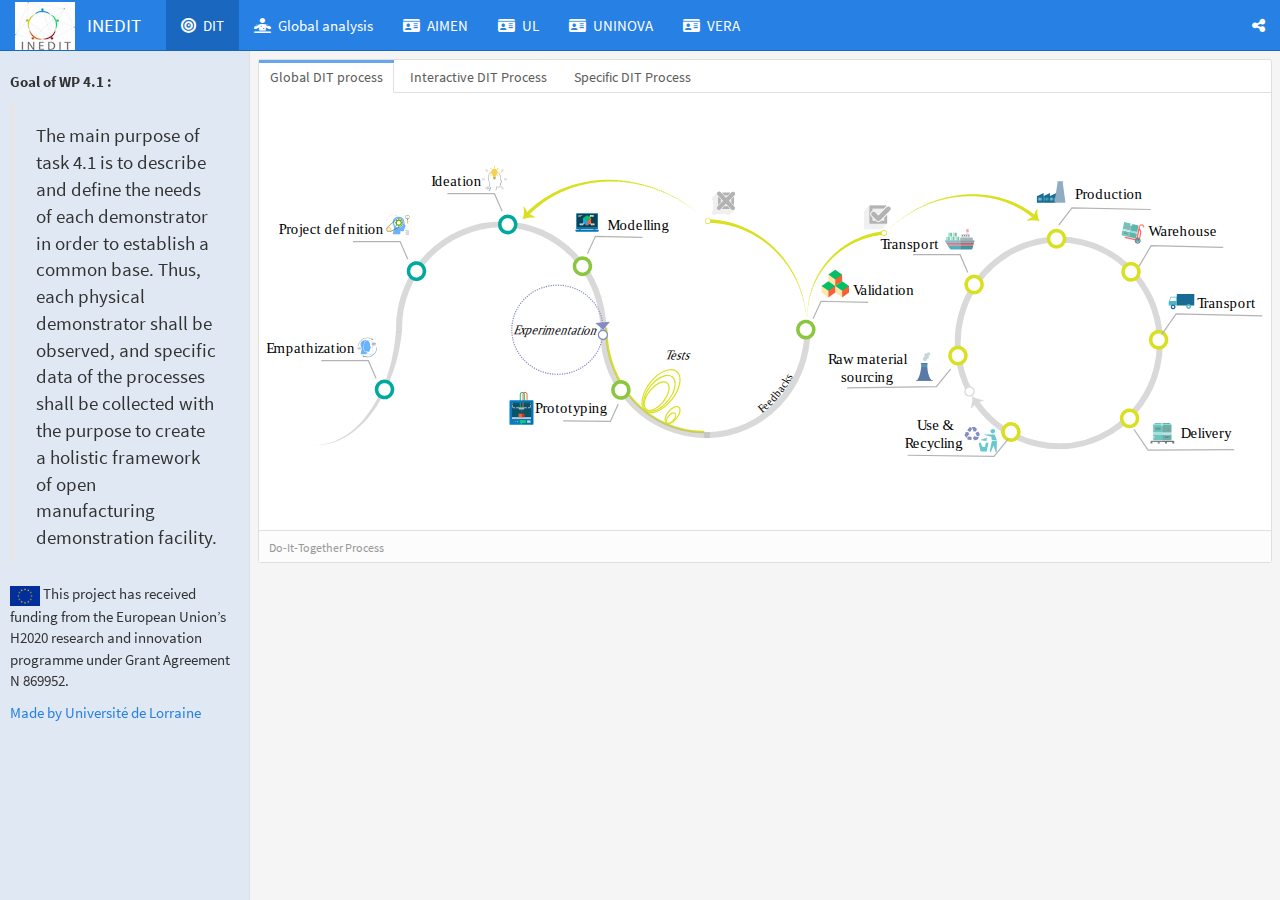
<file: docs/index.html>
<!DOCTYPE html>
<html xmlns="http://www.w3.org/1999/xhtml">
<head>

<meta charset="utf-8">
<meta http-equiv="Content-Type" content="text/html; charset=utf-8" />
<meta name="generator" content="pandoc" />



<title>INEDIT</title>

<meta property="og:title" content="INEDIT" />

<meta name='viewport' content='width=device-width, initial-scale=1.0, maximum-scale=1.0, user-scalable=no' />

<link rel="icon" href="data:image/x-icon;" type="image/x-icon">


<script type="text/javascript">
window.FlexDashboardComponents = [];
</script>

<script id="flexdashboard-navbar" type="application/json">
[{"icon":"fa-share-alt","items":[{"title":"Twitter","icon":"fa-twitter"},{"title":"Facebook","icon":"fa-facebook"},{"title":"LinkedIn","icon":"fa-linkedin"},{"title":"Pinterest","icon":"fa-pinterest"}]}]
</script>
<script src="site_libs/header-attrs-2.21/header-attrs.js"></script>
<script src="site_libs/jquery-3.6.0/jquery-3.6.0.min.js"></script>
<meta name="viewport" content="width=device-width, initial-scale=1" />
<link href="site_libs/bootstrap-3.3.5/css/cosmo.min.css" rel="stylesheet" />
<script src="site_libs/bootstrap-3.3.5/js/bootstrap.min.js"></script>
<script src="site_libs/bootstrap-3.3.5/shim/html5shiv.min.js"></script>
<script src="site_libs/bootstrap-3.3.5/shim/respond.min.js"></script>
<style>h1 {font-size: 34px;}
       h1.title {font-size: 38px;}
       h2 {font-size: 30px;}
       h3 {font-size: 24px;}
       h4 {font-size: 18px;}
       h5 {font-size: 16px;}
       h6 {font-size: 12px;}
       code {color: inherit; background-color: rgba(0, 0, 0, 0.04);}
       pre:not([class]) { background-color: white }</style>
<script src="site_libs/stickytableheaders-0.1.19/jquery.stickytableheaders.min.js"></script>
<link href="site_libs/font-awesome-6.2.1/css/all.min.css" rel="stylesheet" />
<link href="site_libs/font-awesome-6.2.1/css/v4-shims.min.css" rel="stylesheet" />
<link href="site_libs/value-box-accent-static-0.6.1/theme-cosmo-value-box.css" rel="stylesheet" />
<link href="site_libs/flexdashboard-css-0.6.1/flexdashboard.min.css" rel="stylesheet" />
<link href="site_libs/flexdashboard-css-0.6.1/theme-cosmo.css" rel="stylesheet" />
<script src="site_libs/htmlwidgets-1.6.2/htmlwidgets.js"></script>
<script src="site_libs/sund2b-binding-2.1.8/sund2b.js"></script>
<script src="site_libs/d3-4.13.0/d3.min.js"></script>
<link href="site_libs/d2b-1.0.9/d2b_custom.css" rel="stylesheet" />
<script src="site_libs/d2b-1.0.9/d2b.min.js"></script>
<link href="site_libs/datatables-css-0.0.0/datatables-crosstalk.css" rel="stylesheet" />
<script src="site_libs/datatables-binding-0.27/datatables.js"></script>
<link href="site_libs/dt-core-1.12.1/css/jquery.dataTables.min.css" rel="stylesheet" />
<link href="site_libs/dt-core-1.12.1/css/jquery.dataTables.extra.css" rel="stylesheet" />
<script src="site_libs/dt-core-1.12.1/js/jquery.dataTables.min.js"></script>
<link href="site_libs/crosstalk-1.2.0/css/crosstalk.min.css" rel="stylesheet" />
<script src="site_libs/crosstalk-1.2.0/js/crosstalk.min.js"></script>
<script src="site_libs/plotly-binding-4.10.1/plotly.js"></script>
<script src="site_libs/typedarray-0.1/typedarray.min.js"></script>
<link href="site_libs/plotly-htmlwidgets-css-2.11.1/plotly-htmlwidgets.css" rel="stylesheet" />
<script src="site_libs/plotly-main-2.11.1/plotly-latest.min.js"></script>
<script src="site_libs/sankey-1/sankey.js"></script>
<script src="site_libs/sankeyNetwork-binding-0.4/sankeyNetwork.js"></script>
<script src="site_libs/kePrint-0.0.1/kePrint.js"></script>
<link href="site_libs/lightable-0.0.1/lightable.css" rel="stylesheet" />
<style type="text/css">
/*
  CSS for flexdashboard.js' use of Sly(). The sizing/position of this CSS needs to be
  applied _before_ flexdashboard.js initializes, which is why this CSS has been pulled
  out from flexdashboard.scss and inlined in the document's head.
*/

.storyboard-nav button {
  background: transparent;
  border: 0;
  opacity: .3;
  outline: none;
  padding: 0;
}

.storyboard-nav button:hover,
.storyboard-nav button:hover {
  opacity: .5;
}

.storyboard-nav button:disabled,
.storyboard-nav button:disabled {
  opacity: .1;
}

.storyboard-nav .sbnext,
.storyboard-nav .sbprev {
  float: left;
  width: 2%;
  height: 120px;
}

.storyboard-nav .sbprev {
  text-align: left;
  width: 2%;
}

.storyboard-nav .sbnext {
  float: right;
  text-align: right;
  margin-right: 8px;
}

.storyboard-nav .sbframelist {
  margin: 0 auto;
  width: 94%;
  height: 120px;
  overflow: hidden;
  text-shadow: none;
  margin-bottom: 8px;
}

.storyboard-nav .sbframelist ul {
  list-style: none;
  margin: 0;
  padding: 0;
  height: 100%;
}

.storyboard-nav .sbframelist ul li {
  float: left;
  width: 270px;
  height: 100%;
  padding: 10px 10px 10px 10px;
  margin-right: 8px;
  text-align: left;
  cursor: pointer;
}

.storyboard-nav .sbframelist ul li:last-child {
  margin-right: 0px;
}

.sbframe-commentary {
  width: 300px;
}

.sbframe-commentary ul {
  padding-left: 22px;
}

.sbframe.active {
  display: flex;
}

.sbframe:not(.active) {
  display: none;
}
</style>



</head>

<body>

<div class="navbar navbar-inverse navbar-fixed-top" role="navigation">
<div class="container-fluid">
<div class="navbar-header">

<span class="navbar-logo pull-left">
  <img src="www/images/favicon.jpg" class="navbar-logo"/>
</span>
<span class="navbar-brand">
  INEDIT
  <span class="navbar-author">
        </span>
</span>

<button id="navbar-button" type="button" class="navbar-toggle collapsed pull-right" data-toggle="collapse" data-bs-toggle="collapse" data-target="#navbar" data-bs-target="#navbar">
<span class="icon-bar"></span>
<span class="icon-bar"></span>
<span class="icon-bar"></span>
</button>

</div>
<div id="navbar" class="navbar-collapse collapse">
<ul class="nav navbar-nav navbar-left">
</ul>
<ul class="nav navbar-nav navbar-right">
</ul>
</div><!--/.nav-collapse-->
</div><!--/.container-->
</div><!--/.navbar-->

<script type="text/javascript">


var FlexDashboard = (function () {

  // initialize options
  var _options = {};

  var FlexDashboard = function() {

    // default options
    _options = $.extend(_options, {
      theme: "cosmo",
      fillPage: false,
      orientation: 'columns',
      storyboard: false,
      defaultFigWidth: 576,
      defaultFigHeight: 461,
      defaultFigWidthMobile: 360,
      defaultFigHeightMobile: 461,
      isMobile: false,
      isPortrait: false,
      resize_reload: true
    });
  };

  function init(options) {

    // extend default options
    $.extend(true, _options, options);

    // add ids to sections that don't have them (pandoc won't assign ids
    // to e.g. sections with titles consisting of only chinese characters)
    var nextId = 1;
    $('.level1:not([id]),.level2:not([id]),.level3:not([id])').each(function() {
      $(this).attr('id', 'dashboard-' + nextId++);
    });

    // find navbar items
    var navbarItems = $('#flexdashboard-navbar');
    if (navbarItems.length)
      navbarItems = JSON.parse(navbarItems.html());
    addNavbarItems(navbarItems);

    // find the main dashboard container
    var dashboardContainer = $('#dashboard-container');

    // resolve mobile classes
    resolveMobileClasses(dashboardContainer);

    // one time global initialization for components
    componentsInit(dashboardContainer);

    // look for a global sidebar
    var globalSidebar = dashboardContainer.find(".section.level1.sidebar");
    if (globalSidebar.length > 0) {

      // global layout for fullscreen displays
      if (!isMobilePhone()) {

         // hoist it up to the top level
         globalSidebar.insertBefore(dashboardContainer);

         // lay it out (set width/positions)
         layoutSidebar(globalSidebar, dashboardContainer);

      // tuck sidebar into first page for mobile phones
      } else {

        // convert it into a level3 section
        globalSidebar.removeClass('sidebar');
        globalSidebar.removeClass('level1');
        globalSidebar.addClass('level3');
        var h1 = globalSidebar.children('h1');
        var h3 = $('<h3></h3>');
        h3.append(h1.contents());
        h3.insertBefore(h1);
        h1.detach();

        // move it into the first page
        var page = dashboardContainer.find('.section.level1').first();
        if (page.length > 0)
          page.prepend(globalSidebar);
      }
    }

    // look for pages to layout
    var pages = $('div.section.level1');
    if (pages.length > 0) {

        // find the navbar and collapse on clicked
        var navbar = $('#navbar');
        navbar.on("click", "a[data-toggle!=dropdown]", null, function () {
           navbar.collapse('hide');
        });

        // envelop the dashboard container in a tab content div
        dashboardContainer.wrapInner('<div class="tab-content"></div>');

        pages.each(function(index) {

          // lay it out
          layoutDashboardPage($(this));

          // add it to the navbar
          addToNavbar($(this), index === 0);

        });

    } else {

      // remove the navbar and navbar button if we don't
      // have any navbuttons
      if (navbarItems.length === 0) {
        $('#navbar').remove();
        $('#navbar-button').remove();
      }

      // add the storyboard class if requested
      if (_options.storyboard)
        dashboardContainer.addClass('storyboard');

      // layout the entire page
      layoutDashboardPage(dashboardContainer);
    }

    // if we are in shiny we need to trigger a window resize event to
    // force correct layout of shiny-bound-output elements
    if (isShinyDoc())
      $(window).trigger('resize');

    // make main components visible
    $('.section.sidebar').css('visibility', 'visible');
    dashboardContainer.css('visibility', 'visible');

    // handle location hash
    handleLocationHash();

    // intialize prism highlighting
    initPrismHighlighting();

    // record mobile and orientation state then register a handler
    // to refresh if resize_reload is set to true and it changes
    _options.isMobile = isMobilePhone();
    _options.isPortrait = isPortrait();
    if (_options.resize_reload) {
      $(window).on('resize', function() {
        if (_options.isMobile !== isMobilePhone() ||
            _options.isPortrait !== isPortrait()) {
          window.location.reload();
        }
      });
    } else {
      // if in desktop mode and resizing to mobile, make sure the heights are 100%
      // This enforces what `fillpage.css` does for "wider" pages.
      // Since we are not reloading once the page becomes small, we need to force the height to 100%
      // This is a new situation introduced when `_options.resize_reload` is `false`
      if (! _options.isMobile) {
        // only add if `fillpage.css` was added in the first place
        if (_options.fillPage) {
          // fillpage.css
          $("html,body,#dashboard").css("height", "100%");
        }
      }
    }
    // trigger layoutcomplete event
    dashboardContainer.trigger('flexdashboard:layoutcomplete');
  }

  function resolveMobileClasses(dashboardContainer) {
     // add top level layout class
    dashboardContainer.addClass(isMobilePhone() ? 'mobile-layout' :
                                                  'desktop-layout');

    // look for .mobile sections and add .no-mobile to their peers
    var mobileSections = $('.section.mobile');
    mobileSections.each(function() {
       var id = $(this).attr('id');
       var nomobileId = id.replace(/-\d+$/, '');
       $('#' + nomobileId).addClass('no-mobile');
    });
  }

  function addNavbarItems(navbarItems) {

    var navbarLeft = $('ul.navbar-left');
    var navbarRight = $('ul.navbar-right');

    for (var i = 0; i<navbarItems.length; i++) {

      // get the item
      var item = navbarItems[i];

      // determine the container
      var container = null;
      if (item.align === "left")
        container = navbarLeft;
      else
        container = navbarRight;

      // navbar menu if we have multiple items
      if (item.items) {
        var menu = navbarMenu(null, item.icon, item.title, container);
        for (var j = 0; j<item.items.length; j++) {
          var subItem = item.items[j];
          var li = $('<li></li>');
          var a = navbarLink(subItem.icon, subItem.title, subItem.href, subItem.target);
          a.removeClass("nav-link").addClass("dropdown-item");
          li.append(a);
          menu.append(li);
        }
      } else {
        var li = $('<li class="nav-item"></li>');
        li.append(navbarLink(item.icon, item.title, item.href, item.target));
        container.append(li);
      }
    }
  }

  // create or get a reference to an existing dropdown menu
  function navbarMenu(id, icon, title, container) {
    var existingMenu = [];
    if (id)
      existingMenu = container.children('#' + id);
    if (existingMenu.length > 0) {
      return existingMenu.children('ul');
    } else {
      var li = $('<li class="nav-item"></li>');
      if (id)
        li.attr('id', id);
      li.addClass('dropdown');
      // auto add "Share" title on mobile if necessary
      if (!title && icon && (icon === "fa-share-alt") && isMobilePhone())
        title = "Share";
      if (title) {
        title = title + ' <span class="caret"></span>';
      }
      var a = navbarLink(icon, title, "#");
      a.addClass('dropdown-toggle');
      a.attr('data-toggle', 'dropdown');
      a.attr('data-bs-toggle', 'dropdown');
      a.attr('role', 'button');
      a.attr('aria-expanded', 'false');
      li.append(a);
      var ul = $('<ul class="dropdown-menu"></ul>');
      ul.attr('role', 'menu');
      li.append(ul);
      container.append(li);
      return ul;
    }
  }

  function addToNavbar(page, active) {

    // capture the id and data-icon attribute (if any)
    var id = page.attr('id');
    var icon = page.attr('data-icon');
    var navmenu = page.attr('data-navmenu');

    // get hidden state (transfer this to navbar)
    var hidden = page.hasClass('hidden');
    page.removeClass('hidden');

    // sanitize the id for use with bootstrap tabs
    id = id.replace(/[.\/?&!#<>]/g, '').replace(/\s/g, '_');
    page.attr('id', id);

    // get the wrapper
    var wrapper = page.closest('.dashboard-page-wrapper');

    // move the id to the wrapper
    page.removeAttr('id');
    wrapper.attr('id', id);

    // add the tab-pane class to the wrapper
    wrapper.addClass('tab-pane');
    if (active)
      wrapper.addClass('active');

    // get a reference to the h1, discover its inner contens, then detach it
    var h1 = wrapper.find('h1').first();
    var title = h1.contents();
    h1.detach();

    // create a navbar item
    var li = $('<li></li>');
    var a = navbarLink(icon, title, '#' + id);
    a.attr('data-toggle', 'tab');
    li.append(a);

    // add it to the navbar (or navbar menu if specified)
    var container = $('ul.navbar-left');
    if (navmenu) {
      var menuId = navmenu.replace(/\s+/g, '');
      var menu = navbarMenu(menuId, null, navmenu, container);
      li.find("> a").removeClass("nav-link").addClass("dropdown-item");
      menu.append(li);
    } else {
      li.addClass("nav-item")
      container.append(li);
    }

    // hide it if requested
    if (hidden)
      li.addClass('hidden');
  }

  function navbarLink(icon, title, href, target) {

    var a = $('<a class="nav-link"></a>');
    if (icon) {

      // get the name of the icon set and icon
      var dashPos = icon.indexOf("-");
      var iconSet = null;
      var iconSplit = icon.split(" ");
      if (iconSplit.length > 1) {
        iconSet = iconSplit[0];
        icon = iconSplit.slice(1).join(" ");
      } else {
        iconSet = icon.substring(0, dashPos);
      }
      var iconName = icon.substring(dashPos + 1);

      // create the icon
      var iconElement = $('<span class="' + iconSet + ' ' + icon + '"></span>');
      if (title)
        iconElement.css('margin-right', '7px');
      a.append(iconElement);
      // if href is null see if we can auto-generate based on icon (e.g. social)
      if (!href)
        maybeGenerateLinkFromIcon(iconName, a);
    }
    if (title)
      a.append(title);

    // add the href.
    if (href) {
      if (href === "source_embed") {
        a.attr('href', '#');
        a.attr('data-featherlight', "#flexdashboard-source-code");
        a.featherlight({
            beforeOpen: function(event){
              $('body').addClass('unselectable');
            },
            afterClose: function(event){
              $('body').removeClass('unselectable');
            }
        });
      } else {
        a.attr('href', href);
      }
    }

    // add the arget
    if (target)
      a.attr('target', target);

    return a;
  }

  // auto generate a link from an icon name (e.g. twitter) when possible
  function maybeGenerateLinkFromIcon(iconName, a) {

     var serviceLinks = {
      "twitter": "https://twitter.com/share?text=" + encodeURIComponent(document.title) + "&url="+encodeURIComponent(location.href),
      "facebook": "https://www.facebook.com/sharer/sharer.php?s=100&p[url]="+encodeURIComponent(location.href),
      "linkedin": "https://www.linkedin.com/shareArticle?mini=true&url="+encodeURIComponent(location.href) + "&title=" + encodeURIComponent(document.title),
      "pinterest": "https://pinterest.com/pin/create/link/?url="+encodeURIComponent(location.href) + "&description=" + encodeURIComponent(document.title)
    };

    var makeSocialLink = function(a, href) {
      a.attr('href', '#');
      a.on('click', function(e) {
        e.preventDefault();
        window.open(href);
      });
    };

    $.each(serviceLinks, function(key, value) {
      if (iconName.indexOf(key) !== -1)
        makeSocialLink(a, value);
    });
  }

  // layout a dashboard page
  function layoutDashboardPage(page) {

    // use a page wrapper so that free form content above the
    // dashboard appears at the top rather than the side (as it
    // would without the wrapper in a column orientation)
    var wrapper = $('<div class="dashboard-page-wrapper"></div>');
    page.wrap(wrapper);

    // if there are no level2 or level3 headers synthesize a level3
    // header to contain the (e.g. frame it, scroll container, etc.)
    var headers = page.find('h2,h3');
    if (headers.length === 0)
      page.wrapInner('<div class="section level3"></div>');

    // hoist up any content before level 2 or level 3 headers
    var children = page.children();
    children.each(function(index) {
      if ($(this).hasClass('level2') || $(this).hasClass('level3'))
        return false;
      $(this).insertBefore(page);
    });

    // determine orientation and fillPage behavior for distinct media
    var orientation, fillPage, storyboard;

    // media: mobile phone
    if (isMobilePhone()) {

      // if there is a sidebar we need to ensure it's content
      // is properly framed as an h3
      var sidebar = page.find('.section.sidebar');
      sidebar.removeClass('sidebar');
      sidebar.wrapInner('<div class="section level3"></div>');
      var h2 = sidebar.find('h2');
      var h3 = $('<h3></h3>');
      h3.append(h2.contents());
      h3.insertBefore(h2);
      h2.detach();

      // wipeout h2 elements then enclose them in a single h2
      var level2 = page.find('div.section.level2');
      level2.each(function() {
        level2.children('h2').remove();
        level2.children().unwrap();
      });
      page.wrapInner('<div class="section level2"></div>');

      // substitute mobile images
      if (isPortrait()) {
        var mobileFigures = $('img.mobile-figure');
        mobileFigures.each(function() {
          // get the src (might be base64 encoded)
          var src = $(this).attr('src');

          // find it's peer
          var id = $(this).attr('data-mobile-figure-id');
          var img = $('img[data-figure-id=' + id + "]");
          img.attr('src', src)
             .attr('width', _options.defaultFigWidthMobile)
             .attr('height', _options.defaultFigHeightMobile);
        });
      }

      // hoist storyboard commentary into it's own section
      if (page.hasClass('storyboard')) {
        var commentaryHR = page.find('div.section.level3 hr');
        commentaryHR.each(function() {
          var commentary = $(this).nextAll().detach();
          var commentarySection = $('<div class="section level3"></div>');
          commentarySection.append(commentary);
          commentarySection.insertAfter($(this).closest('div.section.level3'));
          $(this).remove();
        });
      }

      // force a non full screen layout by columns
      orientation = _options.orientation = 'columns';
      fillPage = _options.fillPage = false;
      storyboard = _options.storyboard = false;

    // media: desktop
    } else {

      // determine orientation
      orientation = page.attr('data-orientation');
      if (orientation !== 'rows' && orientation != 'columns')
        orientation = _options.orientation;

      // determine storyboard mode
      storyboard = page.hasClass('storyboard');

      // fillPage based on options (force for storyboard)
      fillPage = _options.fillPage || storyboard;

      // handle sidebar
      var sidebar = page.find('.section.level2.sidebar');
      if (sidebar.length > 0)
        layoutSidebar(sidebar, page);
    }

    // give it and it's parent divs height: 100% if we are in fillPage mode
    if (fillPage) {
      page.addClass('vertical-layout-fill');
      page.css('height', '100%');
      page.parents('div').css('height', '100%');
    } else {
      page.addClass('vertical-layout-scroll');
    }

    // perform the layout
    if (storyboard)
      layoutPageAsStoryboard(page);
    else if (orientation === 'rows')
      layoutPageByRows(page, fillPage);
    else if (orientation === 'columns')
      layoutPageByColumns(page, fillPage);
  }

  function layoutSidebar(sidebar, content) {

    // get it out of the header hierarchy
    sidebar = sidebar.first();
    if (sidebar.hasClass('level1')) {
      sidebar.removeClass('level1');
      sidebar.children('h1').remove();
    } else if (sidebar.hasClass('level2')) {
      sidebar.removeClass('level2');
      sidebar.children('h2').remove();
    }

    // determine width
    var sidebarWidth = isTablet() ? 220 : 250;
    var dataWidth = parseInt(sidebar.attr('data-width'));
    if (dataWidth)
      sidebarWidth = dataWidth;

    // set the width and shift the page right to accomodate the sidebar
    sidebar.css('width', sidebarWidth + 'px');
    content.css('padding-left', sidebarWidth + 'px');

    // wrap it's contents in a form
    sidebar.wrapInner($('<form></form>'));
  }

  function layoutPageAsStoryboard(page) {

    // create storyboard navigation
    var nav = $('<div class="storyboard-nav"></div>');

    // add navigation buttons
    var prev = $('<button class="sbprev"><i class="fa fa-angle-left"></i></button>');
    nav.append(prev);
    var next= $('<button class="sbnext"><i class="fa fa-angle-right"></i></button>');
    nav.append(next);

    // add navigation frame
    var frameList = $('<div class="sbframelist"></div>');
    nav.append(frameList);
    var ul = $('<ul></ul>');
    frameList.append(ul);

     // find all the level3 sections (those are the storyboard frames)
    var frames = page.find('div.section.level3');
    frames.each(function() {

      // mark it
      $(this).addClass('sbframe');

      // divide it into chart content and (optional) commentary
      $(this).addClass('dashboard-column-orientation');

      // stuff the chart into it's own div w/ flex
      $(this).wrapInner('<div class="sbframe-component"></div>');
      setFlex($(this), 1);
      var frame = $(this).children('.sbframe-component');

      // extract the title from the h3
      var li = $('<li></li>');
      var h3 = frame.children('h3');
      li.append(h3.contents());
      h3.detach();
      ul.append(li);

      // extract commentary
      var hr = frame.children('hr');
      if (hr.length) {
        var commentary = hr.nextAll().detach();
        hr.remove();
        var commentaryFrame = $('<div class="sbframe-commentary"></div>');
        commentaryFrame.addClass('flowing-content-shim');
        commentaryFrame.addClass('flowing-content-container');
        commentaryFrame.append(commentary);
        $(this).append(commentaryFrame);

        // look for a data-commentary-width attribute
        var commentaryWidth = $(this).attr('data-commentary-width');
        if (commentaryWidth)
          commentaryFrame.css('width', commentaryWidth + 'px');
      }

      // layout the chart (force flex)
      var result = layoutChart(frame, true);

      // ice the notes if there are none
      if (!result.notes)
        frame.find('.chart-notes').remove();

      // set flex on chart
      setFlex(frame, 1);
    });

    // create a div to hold all the frames
    var frameContent = $('<div class="sbframe-content"></div>');
    frameContent.addClass('dashboard-row-orientation');
    frameContent.append(frames.detach());

    // row orientation to stack nav and frame content
    page.addClass('dashboard-row-orientation');
    page.append(nav);
    page.append(frameContent);
    setFlex(frameContent, 1);

    // initialize sly
    var sly = new Sly(frameList, {
    		horizontal: true,
    		itemNav: 'basic',
    		smart: true,
    		activateOn: 'click',
    		startAt: 0,
    		scrollBy: 1,
    		activatePageOn: 'click',
    		speed: 200,
    		moveBy: 600,
    		dragHandle: true,
    		dynamicHandle: true,
    		clickBar: true,
    		keyboardNavBy: 'items',
    		next: next,
    		prev: prev
    	}).init();

    // make first frame active
    frames.removeClass('active');
    frames.first().addClass('active');

    // subscribe to frame changed events
    sly.on('active', function (eventName, itemIndex) {
      frames.removeClass('active');
      frames.eq(itemIndex).addClass('active')
                          .trigger('shown');
    });
  }

  function layoutPageByRows(page, fillPage) {

    // row orientation
    page.addClass('dashboard-row-orientation');

    // find all the level2 sections (those are the rows)
    var rows = page.find('div.section.level2');

    // if there are no level2 sections then treat the
    // entire page as if it's a level 2 section
    if (rows.length === 0) {
      page.wrapInner('<div class="section level2"></div>');
      rows = page.find('div.section.level2');
    }

    rows.each(function () {

      // flags
      var haveNotes = false;
      var haveFlexHeight = true;

      // remove the h2
      $(this).children('h2').remove();

      // check for a tabset
      var isTabset = $(this).hasClass('tabset');
      if (isTabset)
        layoutTabset($(this));

      // give it row layout semantics if it's not a tabset
      if (!isTabset)
        $(this).addClass('dashboard-row');

      // find all of the level 3 subheads
      var columns = $(this).find('div.section.level3');

      // determine figureSizes sizes
      var figureSizes = chartFigureSizes(columns);

      // fixup the columns
      columns.each(function(index) {

        // layout the chart (force flex if we are in a tabset)
        var result = layoutChart($(this), isTabset);

        // update flexHeight state
        if (!result.flex)
          haveFlexHeight = false;

        // update state
        if (result.notes)
          haveNotes = true;

        // set the column flex based on the figure width
        // (value boxes will just get the default figure width)
        var chartWidth = figureSizes[index].width;
        setFlex($(this), chartWidth + ' ' + chartWidth + ' 0px');

      });

      // remove empty chart note divs
      if (isTabset)
        $(this).find('.chart-notes').filter(function() {
            return $(this).html() === "&nbsp;";
        }).remove();
      if (!haveNotes)
        $(this).find('.chart-notes').remove();

       // make it a flexbox row
      if (haveFlexHeight)
        $(this).addClass('dashboard-row-flex');

      // now we can set the height on all the wrappers (based on maximum
      // figure height + room for title and notes, or data-height on the
      // container if specified). However, don't do this if there is
      // no flex on any of the constituent columns
      var flexHeight = null;
      var dataHeight = parseInt($(this).attr('data-height'));
      if (dataHeight)
        flexHeight = adjustedHeight(dataHeight, columns.first());
      else if (haveFlexHeight)
        flexHeight = maxChartHeight(figureSizes, columns);
      if (flexHeight) {
        if (fillPage)
          setFlex($(this), flexHeight + ' ' + flexHeight + ' 0px');
        else {
          $(this).css('height', flexHeight + 'px');
          setFlex($(this), '0 0 ' + flexHeight + 'px');
        }
      }

    });
  }

  function layoutPageByColumns(page, fillPage) {

    // column orientation
    page.addClass('dashboard-column-orientation');

    // find all the level2 sections (those are the columns)
    var columns = page.find('div.section.level2');

    // if there are no level2 sections then treat the
    // entire page as if it's a level 2 section
    if (columns.length === 0) {
      page.wrapInner('<div class="section level2"></div>');
      columns = page.find('div.section.level2');
    }

    // layout each column
    columns.each(function (index) {

      // remove the h2
      $(this).children('h2').remove();

      // make it a flexbox column
      $(this).addClass('dashboard-column');

      // check for a tabset
      var isTabset = $(this).hasClass('tabset');
      if (isTabset)
        layoutTabset($(this));

      // find all the h3 elements
      var rows = $(this).find('div.section.level3');

      // get the figure sizes for the rows
      var figureSizes = chartFigureSizes(rows);

      // column flex is the max row width (or data-width if specified)
      var flexWidth;
      var dataWidth = parseInt($(this).attr('data-width'));
      if (dataWidth)
        flexWidth = dataWidth;
      else
        flexWidth = maxChartWidth(figureSizes);
      setFlex($(this), flexWidth + ' ' + flexWidth + ' 0px');

      // layout each chart
      rows.each(function(index) {

        // perform the layout
        var result = layoutChart($(this), false);

        // ice the notes if there are none
        if (!result.notes)
          $(this).find('.chart-notes').remove();

        // set flex height based on figHeight, then adjust
        if (result.flex) {
          var chartHeight = figureSizes[index].height;
          chartHeight = adjustedHeight(chartHeight, $(this));
          if (fillPage)
            setFlex($(this), chartHeight + ' ' + chartHeight + ' 0px');
          else {
            $(this).css('height', chartHeight + 'px');
            setFlex($(this), chartHeight + ' ' + chartHeight + ' ' + chartHeight + 'px');
          }
        }
      });
    });
  }

  function chartFigureSizes(charts) {

    // sizes
    var figureSizes = new Array(charts.length);

    // check each chart
    charts.each(function(index) {

      // start with default
      figureSizes[index] = {
        width: _options.defaultFigWidth,
        height: _options.defaultFigHeight
      };

      // look for data-height or data-width then knit options
      var dataWidth = parseInt($(this).attr('data-width'));
      var dataHeight = parseInt($(this).attr('data-height'));
      var knitrOptions = $(this).find('.knitr-options:first');
      var knitrWidth, knitrHeight;
      if (knitrOptions) {
        knitrWidth = parseInt(knitrOptions.attr('data-fig-width'));
        knitrHeight =  parseInt(knitrOptions.attr('data-fig-height'));
      }

      // width
      if (dataWidth)
        figureSizes[index].width = dataWidth;
      else if (knitrWidth)
        figureSizes[index].width = knitrWidth;

      // height
      if (dataHeight)
        figureSizes[index].height = dataHeight;
      else if (knitrHeight)
        figureSizes[index].height = knitrHeight;
    });

    // return sizes
    return figureSizes;
  }

  function maxChartHeight(figureSizes, charts) {

    // first compute the maximum height
    var maxHeight = _options.defaultFigHeight;
    for (var i = 0; i<figureSizes.length; i++)
      if (figureSizes[i].height > maxHeight)
        maxHeight = figureSizes[i].height;

    // now add offests for chart title and chart notes
    if (charts.length)
      maxHeight = adjustedHeight(maxHeight, charts.first());

    return maxHeight;
  }

  function adjustedHeight(height, chart) {
    if (chart.length > 0) {
      var chartTitle = chart.find('.chart-title');
      if (chartTitle.length)
        height += chartTitle.first().outerHeight();
      var chartNotes = chart.find('.chart-notes');
      if (chartNotes.length)
        height += chartNotes.first().outerHeight();
    }
    return height;
  }

  function maxChartWidth(figureSizes) {
    var maxWidth = _options.defaultFigWidth;
    for (var i = 0; i<figureSizes.length; i++)
      if (figureSizes[i].width > maxWidth)
        maxWidth = figureSizes[i].width;
    return maxWidth;
  }

  // layout a chart
  function layoutChart(chart, forceFlex) {

    // state to return
    var result = {
      notes: false,
      flex: false
    };

    // extract the title
    var title = extractTitle(chart);

    // find components that apply to this container
    var components = componentsFind(chart);

    // if it's a custom component then call it and return
    var customComponents = componentsCustom(components);
    if (customComponents.length) {
      componentsLayout(customComponents, title, chart);
      result.notes = false;
      result.flex = forceFlex || componentsFlex(customComponents);
      return result;
    }

    // put all the content in a chart wrapper div
    chart.addClass('chart-wrapper');
    chart.wrapInner('<div class="chart-stage"></div>');
    var chartContent = chart.children('.chart-stage');

    // flex the content if appropriate
    result.flex = forceFlex || componentsFlex(components);
    if (result.flex) {
      // add flex classes
      chart.addClass('chart-wrapper-flex');
      chartContent.addClass('chart-stage-flex');

      // additional shim to break out of flexbox sizing
      chartContent.wrapInner('<div class="chart-shim"></div>');
      chartContent = chartContent.children('.chart-shim');
    }

    // set custom data-padding attribute
    var pad = chart.attr('data-padding');
    if (pad) {
      if (pad === "0")
        chart.addClass('no-padding');
      else {
        pad = pad + 'px';
        chartContent.css('left', pad)
                    .css('top', pad)
                    .css('right', pad)
                    .css('bottom', pad)
      }
    }

    // call compoents
    componentsLayout(components, title, chartContent);

    // also activate components on shiny output
    findShinyOutput(chartContent).on('shiny:value',
      function(event) {
        var element = $(event.target);
        setTimeout(function() {

          // see if we opted out of flex based on our output (for shiny
          // we can't tell what type of output we have until after the
          // value is bound)
          var components = componentsFind(element);
          var flex = forceFlex || componentsFlex(components);
          if (!flex) {
            chart.css('height', "");
            setFlex(chart, "");
            chart.removeClass('chart-wrapper-flex');
            chartContent.removeClass('chart-stage-flex');
            chartContent.children().unwrap();
          }

          // perform layout
          componentsLayout(components, title, element.parent());
        }, 10);
      });

    // add the title
    var chartTitle = $('<div class="chart-title"></div>');
    chartTitle.append(title);
    chart.prepend(chartTitle);

    // add the notes section
    var chartNotes = $('<div class="chart-notes"></div>');
    chartNotes.html('&nbsp;');
    chart.append(chartNotes);

    // attempt to extract notes if we have a component
    if (components.length)
      result.notes = extractChartNotes(chartContent, chartNotes);

    // return result
    return result;
  }

  // build a tabset from a section div with the .tabset class
  function layoutTabset(tabset) {

    // check for fade option
    var fade = tabset.hasClass("tabset-fade");
    var pills = tabset.hasClass("tabset-pills");
    var navClass = pills ? "nav-pills" : "nav-tabs";

    // determine the heading level of the tabset and tabs
    var match = tabset.attr('class').match(/level(\d) /);
    if (match === null)
      return;
    var tabsetLevel = Number(match[1]);
    var tabLevel = tabsetLevel + 1;

    // find all subheadings immediately below
    var tabs = tabset.find("div.section.level" + tabLevel);
    if (!tabs.length)
      return;

    // create tablist and tab-content elements
    var tabList = $('<ul class="nav ' + navClass + '" role="tablist"></ul>');
    $(tabs[0]).before(tabList);
    var tabContent = $('<div class="tab-content"></div>');
    $(tabs[0]).before(tabContent);

    // build the tabset
    var activeTab = 0;
    tabs.each(function(i) {

      // get the tab div
      var tab = $(tabs[i]);

      // get the id then sanitize it for use with bootstrap tabs
      var id = tab.attr('id');

      // see if this is marked as the active tab
      if (tab.hasClass('active'))
        activeTab = i;

      // sanitize the id for use with bootstrap tabs
      id = id.replace(/[.\/?&!#<>]/g, '').replace(/\s/g, '_');
      tab.attr('id', id);

      // get the heading element within it and grab it's text
      var heading = tab.find('h' + tabLevel + ':first');
      var headingDom = heading.contents();

      // build and append the tab list item
      var a = $('<a role="tab" data-toggle="tab" class="nav-link"></a>');
      a.append(headingDom);
      a.attr('href', '#' + id);
      a.attr('aria-controls', id);
      var li = $('<li role="presentation" class="nav-item"></li>');
      li.append(a);
      tabList.append(li);

      // set it's attributes
      tab.attr('role', 'tabpanel');
      tab.addClass('tab-pane');
      tab.addClass('tabbed-pane');
      tab.addClass('no-title');
      if (fade)
        tab.addClass('fade');

      // move it into the tab content div
      tab.detach().appendTo(tabContent);
    });

    // set active tab
    $(tabList.children()[activeTab]).tab("show");
    var active = $(tabContent.children('div.section')[activeTab]);
    active.addClass('active');
    if (fade)
      active.addClass('in');

    // add nav-tabs-custom
    tabset.addClass('nav-tabs-custom');

    // internal layout is dashboard-column with tab-content flexing
    tabset.addClass('dashboard-column');
    setFlex(tabContent, 1);
  }

  // one time global initialization for components
  function componentsInit(dashboardContainer) {
    for (var i=0; i<window.FlexDashboardComponents.length; i++) {
      var component = window.FlexDashboardComponents[i];
      if (component.init)
        component.init(dashboardContainer);
    }
  }

  // find components that apply within a container
  function componentsFind(container) {

    // look for components
    var components = [];
    for (var i=0; i<window.FlexDashboardComponents.length; i++) {
      var component = window.FlexDashboardComponents[i];
      if (component.find(container).length)
        components.push(component);
    }

    // if there were none then use a special flowing content component
    // that just adds a scrollbar in fillPage mode
    if (components.length == 0) {
      components.push({
        find: function(container) {
          return container;
        },

        flex: function(fillPage) {
          return fillPage;
        },

        layout: function(title, container, element, fillPage) {
          if (fillPage) {
            container.addClass('flowing-content-shim');
            container.addClass('flowing-content-container');
          }
        }
      });
    }

    return components;
  }

  // if there is a custom component then pick it out
  function componentsCustom(components) {
    var customComponent = [];
    for (var i=0; i<components.length; i++)
      if (components[i].type === "custom") {
        customComponent.push(components[i]);
        break;
      }
    return customComponent;
  }

  // query all components for flex
  function componentsFlex(components) {

    // no components at all means no flex
    if (components.length === 0)
      return false;

    // otherwise query components (assume true unless we see false)
    var isMobile = isMobilePhone();
    for (var i=0; i<components.length; i++)
      if (components[i].flex && !components[i].flex(_options.fillPage))
        return false;
    return true;
  }

  // layout all components
  function componentsLayout(components, title, container) {
    var isMobile = isMobilePhone();
    for (var i=0; i<components.length; i++) {
      var element = components[i].find(container);
      if (components[i].layout) {
        // call layout (don't call other components if it returns false)
        var result = components[i].layout(title, container, element, _options.fillPage);
        if (result === false)
          return;
      }
    }
  }

  // get a reference to the h3, discover it's inner html, and remove it
  function extractTitle(container) {
    var h3 = container.children('h3').first();
    var title = '';
    if (!container.hasClass('no-title'))
      title = h3.contents();
    h3.detach();
    return title;
  }

  // extract chart notes
  function extractChartNotes(chartContent, chartNotes) {
    // look for a terminating blockquote or image caption
    var blockquote = chartContent.children('blockquote:last-child');
    var caption = chartContent.children('div.image-container')
                              .children('p.caption');
    if (blockquote.length) {
      chartNotes.empty().append(blockquote.children('p:first-child').contents());
      blockquote.remove();
      return true;
    } else if (caption.length) {
      chartNotes.empty().append(caption.contents());
      caption.remove();
      return true;
    } else {
      return false;
    }
  }

  function findShinyOutput(chartContent) {
    return chartContent.find('.shiny-text-output, .shiny-html-output');
  }

  // safely detect rendering on a mobile phone
  function isMobilePhone() {
    try
    {
      return ! window.matchMedia("only screen and (min-width: 768px)").matches;
    }
    catch(e) {
      return false;
    }
  }

  function isFillPage() {
    return _options.fillPage;
  }

  // detect portrait mode
  function isPortrait() {
    return ($(window).width() < $(window).height());
  }

  // safely detect rendering on a tablet
  function isTablet() {
    try
    {
      return window.matchMedia("only screen and (min-width: 769px) and (max-width: 992px)").matches;
    }
    catch(e) {
      return false;
    }
  }

  // test whether this is a shiny doc
  function isShinyDoc() {
    return (typeof(window.Shiny) !== "undefined" && !!window.Shiny.outputBindings);
  }

  // set flex using vendor specific prefixes
  function setFlex(el, flex) {
    el.css('-webkit-box-flex', flex)
      .css('-webkit-flex', flex)
      .css('-ms-flex', flex)
      .css('flex', flex);
  }

  // support bookmarking of pages
  function handleLocationHash() {

    // restore tab/page from bookmark
    var hash = window.decodeURIComponent(window.location.hash);
    if (hash.length > 0)
      $('ul.nav a[href="' + hash + '"]').tab('show');
    FlexDashboardUtils.manageActiveNavbarMenu();

    // navigate to a tab when the history changes
    window.addEventListener("popstate", function(e) {
      var hash = window.decodeURIComponent(window.location.hash);
      var activeTab = $('ul.nav a[href="' + hash + '"]');
      if (activeTab.length) {
        activeTab.tab('show');
      } else {
        $('ul.nav a:first').tab('show');
      }
      FlexDashboardUtils.manageActiveNavbarMenu();
    });

    // add a hash to the URL when the user clicks on a tab/page
    $('.navbar-nav a[data-toggle="tab"]').on('click', function(e) {
      var baseUrl = FlexDashboardUtils.urlWithoutHash(window.location.href);
      var hash = FlexDashboardUtils.urlHash($(this).attr('href'));
      var href = baseUrl + hash;
      FlexDashboardUtils.setLocation(href);
    });

    // handle clicks of other links that should activate pages
    var navPages = $('ul.navbar-nav li a[data-toggle=tab]');
    navPages.each(function() {
      var href =  $(this).attr('href');
      var links = $('a[href="' + href + '"][data-toggle!=tab]');
      links.each(function() {
        $(this).on('click', function(e) {
          window.FlexDashboardUtils.showPage(href);
        });
      });
    });
  }

  // tweak Prism highlighting
  function initPrismHighlighting() {

    if (window.Prism) {
      Prism.languages.insertBefore('r', 'comment', {
        'heading': [
          {
            // title 1
        	  // =======

        	  // title 2
        	  // -------
        	  pattern: /\w+.*(?:\r?\n|\r)(?:====+|----+)/,
            alias: 'operator'
          },
          {
            // ### title 3
            pattern: /(^\s*)###[^#].+/m,
            lookbehind: true,
            alias: 'operator'
          }
        ]
      });

      // prism highlight
      Prism.highlightAll();
    }
  }

  FlexDashboard.prototype = {
    constructor: FlexDashboard,
    init: init,
    isMobilePhone: isMobilePhone,
    isFillPage: isFillPage
  };

  return FlexDashboard;

})();

// utils
window.FlexDashboardUtils = {
  resizableImage: function(img) {
    var src = img.attr('src');
    var url = 'url("' + src + '")';
    img.parent().css('background', url)
                .css('background-size', 'contain')
                .css('background-repeat', 'no-repeat')
                .css('background-position', 'center')
                .addClass('image-container');
  },
  setLocation: function(href) {
    if (history && history.pushState) {
      history.pushState(null, null, href);
    } else {
      window.location.replace(href);
    }
    setTimeout(function() {
        window.scrollTo(0, 0);
    }, 10);
    this.manageActiveNavbarMenu();
  },
  showPage: function(href) {
    $('ul.navbar-nav li a[href="' + href + '"]').tab('show');
    var baseUrl = this.urlWithoutHash(window.location.href);
    var loc = baseUrl + href;
    this.setLocation(loc);
  },
  showLinkedValue: function(href) {
    // check for a page link
    if ($('ul.navbar-nav li a[data-toggle=tab][href="' + href + '"]').length > 0)
      this.showPage(href);
    else
      window.open(href);
  },
  urlWithoutHash: function(url) {
    var hashLoc = url.indexOf('#');
    if (hashLoc != -1)
      return url.substring(0, hashLoc);
    else
      return url;
  },
  urlHash: function(url) {
    var hashLoc = url.indexOf('#');
    if (hashLoc != -1)
      return url.substring(hashLoc);
    else
      return "";
  },
  manageActiveNavbarMenu: function () {
    // remove active from currently active tabs
    $('.navbar ul.nav .active').removeClass('active');
    // find the active tab
    var activeTab = $('.dashboard-page-wrapper.tab-pane.active');
    if (activeTab.length > 0) {
      var tabId = activeTab.attr('id');
      if (tabId)
        $(".navbar ul.nav a[href='#" + tabId + "']").tab("show");
    }
  }
};

window.FlexDashboard = new FlexDashboard();

// empty content
window.FlexDashboardComponents.push({
  find: function(container) {
    if (container.find('p').length == 0)
      return container;
    else
      return $();
  }
})

// plot image
window.FlexDashboardComponents.push({

  find: function(container) {
    return container.children('p')
                    .children('img:only-child');
  },

  layout: function(title, container, element, fillPage) {
    FlexDashboardUtils.resizableImage(element);
  }
});

// plot image (figure style)
window.FlexDashboardComponents.push({

  find: function(container) {
    return container.children('div.figure').children('img');
  },

  layout: function(title, container, element, fillPage) {
    FlexDashboardUtils.resizableImage(element);
  }
});

// htmlwidget
window.FlexDashboardComponents.push({

  init: function(dashboardContainer) {
    // trigger "shown" after initial layout to force static htmlwidgets
    // in runtime: shiny to be resized after the dom has been transformed
    dashboardContainer.on('flexdashboard:layoutcomplete', function(event) {
      setTimeout(function() {
        dashboardContainer.trigger('shown');
      }, 200);
    });
  },

  find: function(container) {
    return container.children('div[id^="htmlwidget-"],div.html-widget');
  }
});

// gauge
window.FlexDashboardComponents.push({

  find: function(container) {
    return container.children('div.html-widget.gauge');
  },

  flex: function(fillPage) {
    return false;
  },

  layout: function(title, container, element, fillPage) {


  }

});

// shiny output
window.FlexDashboardComponents.push({
  find: function(container) {
    return container.children('div[class^="shiny-"]');
  }
});

// bootstrap table
window.FlexDashboardComponents.push({

  find: function(container) {
    var bsTable = container.find('table.table');
    if (bsTable.length !== 0)
      return bsTable;
    else
      return container.find('tr.header').parent('thead').parent('table');
  },

  flex: function(fillPage) {
    return fillPage;
  },

  layout: function(title, container, element, fillPage) {

    // alias variables
    var bsTable = element;

    // fixup xtable generated tables with a proper thead
    var headerRow = bsTable.find('tbody > tr:first-child > th').parent();
    if (headerRow.length > 0) {
      var thead = $('<thead></thead>');
      bsTable.prepend(thead);
      headerRow.detach().appendTo(thead);
    }

    // improve appearance
    container.addClass('bootstrap-table');

    // for fill page provide scrolling w/ sticky headers
    if (fillPage) {
      // force scrollbar on overflow
      container.addClass('flowing-content-shim');

      // stable table headers when scrolling
      bsTable.stickyTableHeaders({
        scrollableArea: container
      });
    }
  }
});

// embedded shiny app
window.FlexDashboardComponents.push({

  find: function(container) {
    return container.find('iframe.shiny-frame');
  },

  flex: function(fillPage) {
    return fillPage;
  },

  layout: function(title, container, element, fillPage) {
    if (fillPage) {
      element.attr('height', '100%');
    } else {
      // provide default height if necessary
      var height = element.get(0).style.height;
      if (!height)
        height = element.attr('height');
      if (!height)
        element.attr('height', 500);
    }
  }
});

// shiny fillRow or fillCol
window.FlexDashboardComponents.push({

  find: function(container) {
    return container.find('.flexfill-container');
  },

  flex: function(fillPage) {
    return fillPage;
  },

  layout: function(title, container, element, fillPage) {
    if (fillPage)
      element.css('height', '100%');
    else {
      // provide default height if necessary
      var height = element.get(0).style.height;
      if (height === "100%" || height === "auto" || height === "initial" ||
          height === "inherit" || !height) {
        element.css('height', 500);
      }
    }
  }
});

// valueBox
window.FlexDashboardComponents.push({

  type: "custom",

  find: function(container) {
    if (container.find('span.value-output, .shiny-valuebox-output').length)
      return container;
    else
      return $();
  },

  flex: function(fillPage) {
    return false;
  },

  layout: function(title, container, element, fillPage) {

    // alias variables
    var chartTitle = title;
    var valueBox = element;

    // add value-box class to container
    container.addClass('value-box');

    // value paragraph
    var value = $('<p class="value"></p>');

    // if we have shiny-text-output then just move it in
    var valueOutputSpan = [];
    var shinyOutput = valueBox.find('.shiny-valuebox-output').detach();
    if (shinyOutput.length) {
      valueBox.children().remove();
      shinyOutput.html("&mdash;");
      value.append(shinyOutput);
    } else {
      // extract the value (remove leading vector index)
      var chartValue = valueBox.text().trim();
      chartValue = chartValue.replace("[1] ", "");
      valueOutputSpan = valueBox.find('span.value-output').detach();
      valueBox.children().remove();
      value.text(chartValue);
    }

    // caption
    var caption = $('<p class="caption"></p>');
    caption.append(chartTitle);

    // build inner div for value box and add it
    var inner = $('<div class="inner"></div>');
    inner.append(value);
    inner.append(caption);
    valueBox.append(inner);

    // add icon if specified
    var icon = $('<div class="icon"><i></i></div>');
    valueBox.append(icon);
    function setIcon(chartIcon) {
      var iconLib = "";
      var iconSplit = chartIcon.split(" ");
      if (iconSplit.length > 1) {
        iconLib = iconSplit[0];
        chartIcon = iconSplit.slice(1).join(" ");
      } else {
        var components = chartIcon.split("-");
        if (components.length > 1)
          iconLib = components[0];
      }
      icon.children('i').attr('class', iconLib + ' ' + chartIcon);
    }
    var chartIcon = valueBox.attr('data-icon');
    if (chartIcon)
      setIcon(chartIcon);

    // handle data attributes in valueOutputSpan
    function handleValueOutput(valueOutput) {

      // caption
      var dataCaption = valueOutput.attr('data-caption');
      if (dataCaption)
        caption.html(dataCaption);

      // icon
      var dataIcon = valueOutput.attr('data-icon');
      if (dataIcon)
        setIcon(dataIcon);

      // If valueBox(color=) was an accent color, this attr should
      // be populated with the accent color and the relevant CSS comes
      // in through HTML dependencies
      var dataColorAccent = valueOutput.attr('data-color-accent');
      var valueBoxClasses = "value-box-" + (["primary", "info", "danger", "warning", "success"].join(" value-box-"));
      if (dataColorAccent) {
        valueBox.removeClass(valueBoxClasses);
        valueBox.addClass('value-box-' + dataColorAccent);
      }

      // If valueBox(color=) was a CSS color, these other data-color-*
      // attrs will be populated
      var dataColor = valueOutput.attr('data-color');
      if (dataColor) {
        valueBox.removeClass(valueBoxClasses);
        valueBox.css('background-color', dataColor);
      }
      var dataColorText = valueOutput.attr('data-color-text');
      if (dataColorText) {
        valueBox.find(".inner").css('color', dataColorText);
      }
      var dataColorIcon = valueOutput.attr('data-color-icon');
      if (dataColorIcon) {
        valueBox.find(".icon").css('color', dataColorIcon);
      }

      // url
      var dataHref = valueOutput.attr('data-href');
      if (dataHref) {
        valueBox.addClass('linked-value');
        valueBox.off('click.value-box');
        valueBox.on('click.value-box', function(e) {
          window.FlexDashboardUtils.showLinkedValue(dataHref);
        });
      }
    }

    // check for a valueOutputSpan
    if (valueOutputSpan.length > 0) {
      handleValueOutput(valueOutputSpan);
    }

    // if we have a shinyOutput then bind a listener to handle
    // new valueOutputSpan values
    shinyOutput.on('shiny:value',
      function(event) {
        var element = $(event.target);
        setTimeout(function() {
          var valueOutputSpan = element.find('span.value-output');
          if (valueOutputSpan.length > 0)
            handleValueOutput(valueOutputSpan);
        }, 10);
      }
    );
  }
});
</script>

<div id="dashboard-container">

<script>
$('.navbar-logo').wrap('<a href="https://www.inedit-project.eu/" target=_blank>');
</script>
<div id="goal" class="section level1 sidebar" data-icon="fa-signal">
<h1 class="sidebar">Goal</h1>
<p><strong>Goal of WP 4.1 :</strong></p>
<blockquote>
<p>The main purpose of task 4.1 is to describe and define the needs of
each demonstrator in order to establish a common base. Thus, each
physical demonstrator shall be observed, and specific data of the
processes shall be collected with the purpose to create a holistic
framework of open manufacturing demonstration facility.</p>
</blockquote>
<p><img src="www/images/EU-logo.png" width="30" alt="EU" /> This project
has received funding from the European Union’s H2020 research and
innovation programme under Grant Agreement N 869952.</p>
<p><a href = "https://erpi.univ-lorraine.fr/">Made by Université de
Lorraine</a></p>
</div>
<div id="dit" class="section level1" data-icon="fa-bullseye">
<h1>DIT</h1>
<div id="row" class="section level2 tabset tabset-fade">
<h2 class="tabset tabset-fade">Row</h2>
<div id="global-dit-process" class="section level3">
<h3>Global DIT process</h3>
<div class="figure">
<img src="www/images/DIT.svg" alt="" />
<p class="caption">Do-It-Together Process</p>
</div>
</div>
<div id="interactive-dit-process" class="section level3">
<h3>Interactive DIT Process</h3>
<div class="knitr-options" data-fig-width="576" data-fig-height="460">

</div>
<div class="knitr-options" data-fig-width="960" data-fig-height="460">

</div>
<div id="htmlwidget-5cf6f3dcb856af118b76" style="width:2000px;height:4000px;" class="sund2b html-widget "></div>
<script type="application/json" data-for="htmlwidget-5cf6f3dcb856af118b76">{"x":{"data":{"root":{"children":[{"name":"CO/CREATION PROCESS","children":[{"name":"Empathization","children":[{"name":"Observe","children":[{"name":"The “observe” activity must look at the context and environment to collect as much data as possible.","children":[{"name":"Communicate","children":[{"name":"The “communicate” task must provide information on the context, the problem encountered","children":[],"size":1,"colname":"X6"}],"colname":"X5"},{"name":"Search/Understand the problem","children":[{"name":"The “Search/understanding the problem” task must assist in the reflection and use of concepts to address the problem in an appropriate manner.","children":[],"size":1,"colname":"X6"}],"colname":"X5"}],"colname":"X4"}],"colname":"X3"},{"name":"Identify","children":[{"name":"The “Identify” activity must recognize the characteristics of a problem","children":[{"name":"Analyse conscious and unconscious user needs","children":[{"name":"The “Analyse conscious and unconscious user needs” task must allow for the understanding of all user needs","children":[],"size":1,"colname":"X6"}],"colname":"X5"},{"name":"Identify designing constraints","children":[{"name":"The “Identify designing constraints” task must highlight the design constraints to be considered to solve the problem.","children":[],"size":1,"colname":"X6"}],"colname":"X5"}],"colname":"X4"}],"colname":"X3"}],"colname":"X2"},{"name":"Project definition","children":[{"name":"Define a scope","children":[{"name":"The “Define a scope” activity must elaborate a detailed description of the project","children":[{"name":"Concert with the involved stakeholders","children":[{"name":"The “Concert with the involved stakeholders” task must allow the exchange between all stakeholders involved in the project","children":[],"size":1,"colname":"X6"}],"colname":"X5"},{"name":"Formulate a point of view","children":[{"name":"The “Formulate a point of view” task must help to prioritize user needs","children":[],"size":1,"colname":"X6"}],"colname":"X5"}],"colname":"X4"}],"colname":"X3"},{"name":"Stabilize a shared vision","children":[{"name":"The “Stabilize a shared vision” task must allow to fix the set the project","children":[{"name":"Confront requirements, needs and constraints","children":[{"name":"The “Confront requirements, needs and constraints” task must formulate the continuation of the project","children":[],"size":1,"colname":"X6"}],"colname":"X5"},{"name":"Hypothesize","children":[{"name":"The “Hypothesize” tasks must propose potential functionalities and properties of the future product","children":[],"size":1,"colname":"X6"}],"colname":"X5"}],"colname":"X4"}],"colname":"X3"}],"colname":"X2"},{"name":"Ideation","children":[{"name":"Generate Ideas","children":[{"name":"The “Generate ideas” activity must produce, develop and communicate new ideas","children":[{"name":"Brainstorm","children":[{"name":"The “Brainstorm” task must allow a formalised, collective and creative solution to the problem identified","children":[],"size":1,"colname":"X6"}],"colname":"X5"},{"name":"Organize/Pool Ideas","children":[{"name":"The “Organize and pool ideas” tasks must help to class and select the suitable idea","children":[],"size":1,"colname":"X6"}],"colname":"X5"}],"colname":"X4"}],"colname":"X3"},{"name":"Identify opportunities","children":[{"name":"The “Identify opportunities” activity must produce, develop and communicate new solutions","children":[{"name":"Generate solutions","children":[{"name":"The “Generate solutions” task must propose solutions to turn ideas into reality","children":[],"size":1,"colname":"X6"}],"colname":"X5"},{"name":"Validate and decide","children":[{"name":"The “Validate and decide” task must select the solutions chosen by the user","children":[],"size":1,"colname":"X6"}],"colname":"X5"}],"colname":"X4"}],"colname":"X3"}],"colname":"X2"},{"name":"Modelling","children":[{"name":"Choose technical, aesthetic and economic options","children":[{"name":"The “Choose technical, aesthetic and economic options” activity must help to determine the options of the product","children":[{"name":"Examine the functionalities of the product","children":[{"name":"The “Examine the functionalities of the product” task must help to define if the solutions meet the expected results","children":[],"size":1,"colname":"X6"}],"colname":"X5"},{"name":"Select materials","children":[{"name":"The “Select materials” task must allow to choose the suitable materials (according to the demand of the user) to use for the modelling","children":[],"size":1,"colname":"X6"}],"colname":"X5"}],"colname":"X4"}],"colname":"X3"},{"name":"Present a model/mock","children":[{"name":"up","children":[{"name":"The “Present a model/mock","children":[{"name":"up” task must allow the realization of a model of the selected solution","children":[{"name":"Draw the preliminary drafts","children":[{"name":"The “Draw the preliminary drafts” task must allow to establish model of the chosen solutions","children":[],"size":1,"colname":"X8"}],"colname":"X7"},{"name":"Validate with the users","children":[{"name":"The “Validate with the users” task must allow the validation of the models by the users","children":[],"size":1,"colname":"X8"}],"colname":"X7"}],"colname":"X6"}],"colname":"X5"}],"colname":"X4"}],"colname":"X3"}],"colname":"X2"},{"name":"Prototyping","children":[{"name":"Implement the prototype","children":[{"name":"The “Implement the prototype” activity must allow the elaboration of the prototype","children":[{"name":"Select material","children":[{"name":"The “Select materials” task must allow to choose the suitable materials (according to the demand of the user) to use for the prototyping","children":[],"size":1,"colname":"X6"}],"colname":"X5"},{"name":"Launch the prototype elaboration","children":[{"name":"The “Launch the prototype elaboration” task must allow to get the prototype of the favoured solution","children":[],"size":1,"colname":"X6"}],"colname":"X5"}],"colname":"X4"}],"colname":"X3"},{"name":"Make technical tests","children":[{"name":"The “Make technical tests” activity must allow to test the obtained prototype","children":[{"name":"Inspect the resulting prototype","children":[{"name":"The “Inspect the resulting prototype” task must an evaluation of the prototype functioning ","children":[],"size":1,"colname":"X6"}],"colname":"X5"},{"name":"Determine corrective actions","children":[{"name":"The “Determine corrective actions” task must improve the prototype","children":[],"size":1,"colname":"X6"}],"colname":"X5"}],"colname":"X4"}],"colname":"X3"}],"colname":"X2"},{"name":"Validation","children":[{"name":"Validate the product specification","children":[{"name":"The “Validate the product specification” activity must allow to validate that the product specification fits with the user’s needs","children":[{"name":"Use the product in real","children":[{"name":"life situation","children":[{"name":"The “Use the product in real","children":[{"name":"life situation” task must allow to visualize the functioning of the product in a specific context","children":[],"size":1,"colname":"X8"}],"colname":"X7"}],"colname":"X6"}],"colname":"X5"},{"name":"Validate the successful functioning of the product","children":[{"name":"The “Validate the successful functioning of the product” task must inform the suitable functioning of the product in a specific user","children":[],"size":1,"colname":"X6"}],"colname":"X5"}],"colname":"X4"}],"colname":"X3"},{"name":"Define the marketing approach","children":[{"name":"The “Define the marketing approach” activity must determine the marketing strategy to implement concerning the product","children":[{"name":"Realize a market study","children":[{"name":"The “Realize a market study” task must indicate the market needs for this type of product","children":[],"size":1,"colname":"X6"}],"colname":"X5"},{"name":"Define a marketing strategy","children":[{"name":"The “Define a marketing strategy” task must define if a mass customization strategy can be implemented","children":[],"size":1,"colname":"X6"}],"colname":"X5"}],"colname":"X4"}],"colname":"X3"},{"name":"Define the mass","children":[{"name":"customization process","children":[{"name":"The “Define the mass customization process” activity must to determine the conditions of the mass","children":[{"name":"customization","children":[{"name":"Configure the product or part of the product pre","children":[{"name":"purchase","children":[{"name":"The “Configure the product or part of the product pre","children":[{"name":"purchase” task must allow the user to realize his own configuration under constraint or to customize his product by choosing the colours, textures or packaging","size":1,"colname":"X10"}],"colname":"X9"}],"colname":"X8"}],"colname":"X7"},{"name":"Customize a part of the product after purchase","children":[{"name":"The “Customize a part of the product after purchase” task must provide the consumer with the means to carry out the personalisation himself","children":[],"size":1,"colname":"X8"}],"colname":"X7"}],"colname":"X6"}],"colname":"X5"}],"colname":"X4"}],"colname":"X3"},{"name":"Elaborate and transmit the production order","children":[{"name":"The “Elaborate and transmit the production order” activity must allow the product industrialization launch","children":[{"name":"Elaborate the production order","children":[{"name":"The “Elaborate the production order” task must define the conditions allow the industrialization of the product","children":[],"size":1,"colname":"X6"}],"colname":"X5"},{"name":"Pay the product","children":[{"name":"The “Pay the product” task must characterize the industrialization launch of the product","children":[],"size":1,"colname":"X6"}],"colname":"X5"},{"name":"Transmit the production order","children":[{"name":"The “Transmit the production order” task must transfer the customized production order to the suitable manufacturer","children":[],"size":1,"colname":"X6"}],"colname":"X5"}],"colname":"X4"}],"colname":"X3"}],"colname":"X2"}],"colname":"X1"},{"name":"CO/MANUFACTURING PROCESS","children":[{"name":"Order Reception","children":[{"name":"Receive the order","children":[{"name":"The “Receive the order” activity must characterize the transfer of an order from one stakeholder to another","children":[],"size":1,"colname":"X4"}],"colname":"X3"},{"name":"Check the conformity of the order","children":[{"name":"The \"Check the conformity of the order\" activity must allow to validate that the manufacturing order is adapted to the activities carried out by the company.","children":[],"size":1,"colname":"X4"}],"colname":"X3"}],"colname":"X2"},{"name":"Production management","children":[{"name":"Plan the production according to flow, deadline, supply","children":[{"name":"The “Plan the production” activity must organise production considering product flows, deadlines and supplies","children":[],"size":1,"colname":"X4"}],"colname":"X3"},{"name":"Analyse production activity data","children":[{"name":"The “Analyse production activity data” activity must specify the availability of material and human resources","children":[],"size":1,"colname":"X4"}],"colname":"X3"},{"name":"Define the modality of the product industrialization","children":[{"name":"The “Define the modality of the product industrialization” activity must define the production process.","children":[],"size":1,"colname":"X4"}],"colname":"X3"},{"name":"Check the conformity of the product","children":[{"name":"The “Check the conformity of the product” activity must allow to validate that the production methods meet the requirements of the product","children":[],"size":1,"colname":"X4"}],"colname":"X3"},{"name":"Provide a technical assistance","children":[{"name":"The “Provide a technical assistance” activity must allow to fit the product specification with industrialization process requirements","children":[],"size":1,"colname":"X4"}],"colname":"X3"}],"colname":"X2"},{"name":"Purchase","children":[{"name":"Define supply needs","children":[{"name":"The “Define supply needs” activity must allow to estimate the quantity of products, components, raw materials or packaging to purchase","children":[],"size":1,"colname":"X4"}],"colname":"X3"},{"name":"Identify suppliers","children":[{"name":"The “Identify suppliers” activity must allow to find suppliers able to provide components, raw materials or packaging according to the specifications","children":[],"size":1,"colname":"X4"}],"colname":"X3"},{"name":"Make a call for tenders","children":[{"name":"The “Make a call for tenders” activity must allow to put suppliers in competition to provide a product/service","children":[],"size":1,"colname":"X4"}],"colname":"X3"},{"name":"Draw up a specification","children":[{"name":"The “Draw up a specification” must lead to an accurate demand of supply needs (quantity, delays, materials, origin…)","children":[],"size":1,"colname":"X4"}],"colname":"X3"},{"name":"Analyse the answer to the call for tenders","children":[{"name":"The “Analyse the answer to the call for tenders” activity must allow receipt of proposals from suppliers","children":[],"size":1,"colname":"X4"}],"colname":"X3"},{"name":"Evaluate and choose the supplier","children":[{"name":"The “Evaluate and choose the supplier” activity must help the manufacturer to choose the suitable supplier from economic, industrial, environmental and social points of view","children":[],"size":1,"colname":"X4"}],"colname":"X3"},{"name":"Negotiate price and a contract","children":[{"name":"The “Negotiate price and contract” activity must enable stakeholders to reach an agreement and determine the commercial terms of their contract","children":[],"size":1,"colname":"X4"}],"colname":"X3"},{"name":"Trigger the order (dimension, creation, send...)","children":[{"name":"The “Trigger the order” activity must validate the order launch according to the established specification and the contract","children":[],"size":1,"colname":"X4"}],"colname":"X3"},{"name":"Track and monitor the order","children":[{"name":"The “Track and monitor the order” activity must allow the traceability of the order","children":[],"size":1,"colname":"X4"}],"colname":"X3"}],"colname":"X2"},{"name":"Manufacturing","children":[{"name":"Check the feasibility of the specification","children":[{"name":"The “Check the feasibility of the specification” activity must validate that the specification fits with the manufacturing process","children":[],"size":1,"colname":"X4"}],"colname":"X3"},{"name":"Provide a technical assistance","children":[{"name":"The “Provide a technical assistance” activity must allow to fit the product specification with industrialization process requirements","children":[],"size":1,"colname":"X4"}],"colname":"X3"},{"name":"Identify the manufacturing, assembly operations from the instructions (drawings, bill of material…)","children":[{"name":"The “Identify the manufacturing operations” activity must allow to choose the suitable manufacturing and assembly operations from the instructions (drawings, bill of material...)","children":[],"size":1,"colname":"X4"}],"colname":"X3"},{"name":"Select materials and components for manufacturing","children":[{"name":"The “Select materials and components for manufacturing” activity must define the suitable amount of quantity or raw materials","children":[],"size":1,"colname":"X4"}],"colname":"X3"},{"name":"Build up the stock of raw materials and components","children":[{"name":"The “Build up the stock of raw materials and components” activity must prepare the quantity of materials required for the manufacturing","children":[],"size":1,"colname":"X4"}],"colname":"X3"},{"name":"Manufacture the product/component","children":[{"name":"The “Manufacture the product/component” activity must lead to the desired product","children":[],"size":1,"colname":"X4"}],"colname":"X3"},{"name":"Carry out the finishes of a work","children":[{"name":"The “Carry out the finishes of a work” activity must refine the product obtained","children":[],"size":1,"colname":"X4"}],"colname":"X3"},{"name":"Check the stability, the dimension of the product","children":[{"name":"The “Check the stability and the dimension of the product” activity must validate that the product perfectly fit with the specification","children":[],"size":1,"colname":"X4"}],"colname":"X3"}],"colname":"X2"},{"name":"Packaging","children":[{"name":"Package the product","children":[{"name":"The “Package the product” activity must to pack the product for transport or sale","children":[],"size":1,"colname":"X4"}],"colname":"X3"},{"name":"Check the conformity of the product","children":[{"name":"The “Check the conformity of the product” activity must validate that the packaged product fit with the specification","children":[],"size":1,"colname":"X4"}],"colname":"X3"},{"name":"Label the product","children":[{"name":"The “Label the product” activity must give product information to the user","children":[],"size":1,"colname":"X4"}],"colname":"X3"},{"name":"Transport products to shipping area","children":[{"name":"The “Transport products to shipping are” activity must allow the transfer of a product/component from one place to another","children":[],"size":1,"colname":"X4"}],"colname":"X3"}],"colname":"X2"},{"name":"Handling","children":[{"name":"Ship products","children":[{"name":"The “Ship products” activity must characterize the movement of the product from one location to another in a same place.","children":[],"size":1,"colname":"X4"}],"colname":"X3"},{"name":"Sort and distribute products according to the indication","children":[{"name":"The “Sort and distribute products according to the indication” activity must allow for the transfer of products to the right place within a same location","children":[],"size":1,"colname":"X4"}],"colname":"X3"},{"name":"Move the product to the storage area","children":[{"name":"The “Move the product to the storage area” activity must allow to transfer the product to store it before using, transporting or selling","children":[],"size":1,"colname":"X4"}],"colname":"X3"},{"name":"Unload products","children":[{"name":"The “Unload products” activity must allow the remove of product into a vehicle to store it before using, transporting or selling","children":[],"size":1,"colname":"X4"}],"colname":"X3"}],"colname":"X2"},{"name":"Transport","children":[{"name":"Define a route according to delivery instructions","children":[{"name":"The “Define a route according to delivery instructions” activity must determine the route taken by vehicles to deliver a product to a specific location by respecting environmental, social and economic constraints","children":[],"size":1,"colname":"X4"}],"colname":"X3"},{"name":"Organize the transfer and delivery of the product","children":[{"name":"The “Organize the transfer and delivery the product” activity must move and deliver a product from one place to another by respecting environmental, social and economic constraints","children":[],"size":1,"colname":"X4"}],"colname":"X3"}],"colname":"X2"},{"name":"Sales","children":[{"name":"Receive the product","children":[{"name":"The “Receive the product” activity must characterize the possession of the product by a payment","children":[],"size":1,"colname":"X4"}],"colname":"X3"},{"name":"Check the conformity of the product","children":[{"name":"The “Check the conformity of the product” activity must validate that the product fits with the specification","children":[],"size":1,"colname":"X4"}],"colname":"X3"},{"name":"Store the product","children":[{"name":"The “Store the product” activity must allow the product to be retained pending payment","children":[],"size":1,"colname":"X4"}],"colname":"X3"},{"name":"Receive the payment","children":[{"name":"The “Receive the payment” activity must allow the change of ownership through monetary exchange","children":[],"size":1,"colname":"X4"}],"colname":"X3"}],"colname":"X2"},{"name":"Orde Preparation","children":[{"name":"Pick materials according to the order preparation instructions","children":[{"name":"The “Pick materials” activity must extract raw material according to the order preparation instructions (quantity, type…)","children":[],"size":1,"colname":"X4"}],"colname":"X3"},{"name":"Ship the package","children":[{"name":"The “Ship the package” activity must characterize the movement of the package from one location to another in a same place.","children":[],"size":1,"colname":"X4"}],"colname":"X3"},{"name":"Transport goods to the shipping areas","children":[{"name":"The “Transport goods to the shipping areas” must allow the transfer of a product/component from one place to another","children":[],"size":1,"colname":"X4"}],"colname":"X3"},{"name":"Inform the order tracking and transmit a status of product","children":[{"name":"The “Inform the order tracking and transmit a status of product” activity must notify the customer of the order progress ","children":[],"size":1,"colname":"X4"}],"colname":"X3"}],"colname":"X2"},{"name":"Assembly","children":[{"name":"Identify assembly operations from instruction","children":[{"name":"The “Identify assembly operations” activity must describe the different assembly steps from the production instruction","children":[],"size":1,"colname":"X4"}],"colname":"X3"},{"name":"Position the part preliminary","children":[{"name":"The “Position the part preliminary” activity must allow each part of the assembly to be positioned prior to attachment","children":[],"size":1,"colname":"X4"}],"colname":"X3"},{"name":"Assembly and fix the elements in the order of assembly","children":[{"name":"The “Assembly and fix the elements” activity must allow to obtain an assembly of the elements of the product by following the order of assembly","children":[],"size":1,"colname":"X4"}],"colname":"X3"},{"name":"Assembly the product","children":[{"name":"The “Assembly the product” activity must allow to obtain the finished product","children":[],"size":1,"colname":"X4"}],"colname":"X3"},{"name":"Check the conformity and make adjustments","children":[{"name":"The “Check the conformity and make adjustments” activity must allow to correct defects in the finished product","children":[],"size":1,"colname":"X4"}],"colname":"X3"},{"name":"Carry out an activity follow","children":[{"name":"up","children":[{"name":"The “Carry out an activity follow up” activity must inform the user about the status of the product ","children":[],"size":1,"colname":"X5"}],"colname":"X4"}],"colname":"X3"}],"colname":"X2"},{"name":"Failure detection","children":[{"name":"Identify the defective part or components","children":[{"name":"The “Identify the defective part of components” activity must allow to determine the cause of a problem in the use of the product","children":[],"size":1,"colname":"X4"}],"colname":"X3"},{"name":"Identify whether repair is feasible","children":[{"name":"The “Identify whether repair is feasible” activity must help the users to find a solution","children":[],"size":1,"colname":"X4"}],"colname":"X3"}],"colname":"X2"},{"name":"Maintenance","children":[{"name":"Identify the defective part or components","children":[{"name":"The “Identify part or components” activity must validate the user’s diagnosis","children":[],"size":1,"colname":"X4"}],"colname":"X3"},{"name":"Draw up an estimate","children":[{"name":"The “Draw up an estimate” activity must inform the user about the reparation cost","children":[],"size":1,"colname":"X4"}],"colname":"X3"},{"name":"Determine a response time","children":[{"name":"The “Determine a response time” activity must inform the user about the response time","children":[],"size":1,"colname":"X4"}],"colname":"X3"},{"name":"Define supply requirements","children":[{"name":"The “Define supply requirements” activity must determine the supply needs to make the reparation","children":[],"size":1,"colname":"X4"}],"colname":"X3"},{"name":"Replace or repair the defective part","children":[{"name":"The “Replace or repair the defective part” activity must provide a solution of the user’s problem","children":[],"size":1,"colname":"X4"}],"colname":"X3"},{"name":"Check the operating status of the product","children":[{"name":"The “Check the operating status of the product” must inform the user of the status of the product","children":[],"size":1,"colname":"X4"}],"colname":"X3"}],"colname":"X2"},{"name":"Recycle","children":[{"name":"Identify the type of materials of the damaged parts","children":[{"name":"The “Identify the type of materials of the damaged parts” activity must allow the material future","children":[],"size":1,"colname":"X4"}],"colname":"X3"},{"name":"Sort and direct defective parts to disposal area","children":[{"name":"The “Sort and direct defective parts to disposal area” activity must to sort the non","children":[{"name":"recyclable part of the product towards the suitable area","children":[],"size":1,"colname":"X5"}],"colname":"X4"}],"colname":"X3"},{"name":"Sort and direct defective parts to recycle","children":[{"name":"The “Sort and direct defective parts to recycle” activity must to sort the recyclable part of the product towards the suitable area","children":[],"size":1,"colname":"X4"}],"colname":"X3"}],"colname":"X2"}],"colname":"X1"}],"name":"root"},"tooltip":{"html":"\n            function(nodedata, size, percent) {\n               return '<span style=\"font-weight: bold;\">' + nodedata.name + '<\/span>' + ' ' \n               }\n            "},"breadcrumbs":{"html":"\n                           function(nodedata, size, percent) {\n                              return '<span style=\"font-weight: bold;\">' + nodedata.name + '<\/span>' \n                              }"}},"options":{"colors":null,"valueField":"size","rootLabel":"INEDIT DIT","showLabels":false}},"evals":["data.tooltip.html","data.breadcrumbs.html"],"jsHooks":[]}</script>
</div>
<div id="specific-dit-process" class="section level3">
<h3>Specific DIT Process</h3>
<div class="knitr-options" data-fig-width="576" data-fig-height="460">

</div>
<div class="datatables html-widget html-fill-item-overflow-hidden html-fill-item" id="htmlwidget-80ca30982d91fb240e75" style="width:100%;height:auto;"></div>
<script type="application/json" data-for="htmlwidget-80ca30982d91fb240e75">{"x":{"filter":"none","vertical":false,"fillContainer":true,"data":[["1","2","3","4","5","6","7","8","9","10","11","12","13","14","15","16","17","18","19","20","21","22","23","24","25","26","27","28","29","30","31","32","33","34","35","36","37","38","39","40","41","42","43","44","45","46","47","48","49","50","51","52","53","54","55","56","57","58","59","60","61","62","63","64","65","66","67","68","69","70","71","72","73","74","75","76","77","78","79","80","81","82","83","84","85","86","87","88"],["CO-CREATION PROCESS","CO-CREATION PROCESS","CO-CREATION PROCESS","CO-CREATION PROCESS","CO-CREATION PROCESS","CO-CREATION PROCESS","CO-CREATION PROCESS","CO-CREATION PROCESS","CO-CREATION PROCESS","CO-CREATION PROCESS","CO-CREATION PROCESS","CO-CREATION PROCESS","CO-CREATION PROCESS","CO-CREATION PROCESS","CO-CREATION PROCESS","CO-CREATION PROCESS","CO-CREATION PROCESS","CO-CREATION PROCESS","CO-CREATION PROCESS","CO-CREATION PROCESS","CO-CREATION PROCESS","CO-CREATION PROCESS","CO-CREATION PROCESS","CO-CREATION PROCESS","CO-CREATION PROCESS","CO-CREATION PROCESS","CO-CREATION PROCESS","CO-CREATION PROCESS","CO-CREATION PROCESS","CO-MANUFACTURING PROCESS","CO-MANUFACTURING PROCESS","CO-MANUFACTURING PROCESS","CO-MANUFACTURING PROCESS","CO-MANUFACTURING PROCESS","CO-MANUFACTURING PROCESS","CO-MANUFACTURING PROCESS","CO-MANUFACTURING PROCESS","CO-MANUFACTURING PROCESS","CO-MANUFACTURING PROCESS","CO-MANUFACTURING PROCESS","CO-MANUFACTURING PROCESS","CO-MANUFACTURING PROCESS","CO-MANUFACTURING PROCESS","CO-MANUFACTURING PROCESS","CO-MANUFACTURING PROCESS","CO-MANUFACTURING PROCESS","CO-MANUFACTURING PROCESS","CO-MANUFACTURING PROCESS","CO-MANUFACTURING PROCESS","CO-MANUFACTURING PROCESS","CO-MANUFACTURING PROCESS","CO-MANUFACTURING PROCESS","CO-MANUFACTURING PROCESS","CO-MANUFACTURING PROCESS","CO-MANUFACTURING PROCESS","CO-MANUFACTURING PROCESS","CO-MANUFACTURING PROCESS","CO-MANUFACTURING PROCESS","CO-MANUFACTURING PROCESS","CO-MANUFACTURING PROCESS","CO-MANUFACTURING PROCESS","CO-MANUFACTURING PROCESS","CO-MANUFACTURING PROCESS","CO-MANUFACTURING PROCESS","CO-MANUFACTURING PROCESS","CO-MANUFACTURING PROCESS","CO-MANUFACTURING PROCESS","CO-MANUFACTURING PROCESS","CO-MANUFACTURING PROCESS","CO-MANUFACTURING PROCESS","CO-MANUFACTURING PROCESS","CO-MANUFACTURING PROCESS","CO-MANUFACTURING PROCESS","CO-MANUFACTURING PROCESS","CO-MANUFACTURING PROCESS","CO-MANUFACTURING PROCESS","CO-MANUFACTURING PROCESS","CO-MANUFACTURING PROCESS","CO-MANUFACTURING PROCESS","CO-MANUFACTURING PROCESS","CO-MANUFACTURING PROCESS","CO-MANUFACTURING PROCESS","CO-MANUFACTURING PROCESS","CO-MANUFACTURING PROCESS","CO-MANUFACTURING PROCESS","CO-MANUFACTURING PROCESS","CO-MANUFACTURING PROCESS","CO-MANUFACTURING PROCESS"],["Empathization","Empathization","Empathization","Empathization","Project definition","Project definition","Project definition","Project definition","Ideation","Ideation","Ideation","Ideation","Modelling","Modelling","Modelling","Modelling","Prototyping","Prototyping","Prototyping","Prototyping","Validation","Validation","Validation","Validation","Validation","Validation","Validation","Validation","Validation","Order Reception","Order Reception","Production management","Production management","Production management","Production management","Production management","Purchase","Purchase","Purchase","Purchase","Purchase","Purchase","Purchase","Purchase","Purchase","Manufacturing","Manufacturing","Manufacturing","Manufacturing","Manufacturing","Manufacturing","Manufacturing","Manufacturing","Packaging","Packaging","Packaging","Packaging","Handling","Handling","Handling","Handling","Transport","Transport","Sales","Sales","Sales","Sales","Orde Preparation","Orde Preparation","Orde Preparation","Orde Preparation","Assembly","Assembly","Assembly","Assembly","Assembly","Assembly","Failure detection","Failure detection","Maintenance","Maintenance","Maintenance","Maintenance","Maintenance","Maintenance","Recycle","Recycle","Recycle"],["The “Empathization” process must help to discover and understand the users","The “Empathization” process must help to discover and understand the users","The “Empathization” process must help to discover and understand the users","The “Empathization” process must help to discover and understand the users","The “Project definition” process must interpret the collecting data and delimitate the scope of the project and refine it","The “Project definition” process must interpret the collecting data and delimitate the scope of the project and refine it","The “Project definition” process must interpret the collecting data and delimitate the scope of the project and refine it","The “Project definition” process must interpret the collecting data and delimitate the scope of the project and refine it","The “ideation” process must produce, develop and communicate new ideas and solutions","The “ideation” process must produce, develop and communicate new ideas and solutions","The “ideation” process must produce, develop and communicate new ideas and solutions","The “ideation” process must produce, develop and communicate new ideas and solutions","The \"Modelling\" process must allow the solution to be presented in the form of a formal model.","The \"Modelling\" process must allow the solution to be presented in the form of a formal model.","The \"Modelling\" process must allow the solution to be presented in the form of a formal model.","The \"Modelling\" process must allow the solution to be presented in the form of a formal model.","The “Prototyping” process allow the solution to be presented in the form of a physical element","The “Prototyping” process allow the solution to be presented in the form of a physical element","The “Prototyping” process allow the solution to be presented in the form of a physical element","The “Prototyping” process allow the solution to be presented in the form of a physical element","The “Validation” process must lead to validate the project and prepare it for industrialization","The “Validation” process must lead to validate the project and prepare it for industrialization","The “Validation” process must lead to validate the project and prepare it for industrialization","The “Validation” process must lead to validate the project and prepare it for industrialization","The “Validation” process must lead to validate the project and prepare it for industrialization","The “Validation” process must lead to validate the project and prepare it for industrialization","The “Validation” process must lead to validate the project and prepare it for industrialization","The “Validation” process must lead to validate the project and prepare it for industrialization","The “Validation” process must lead to validate the project and prepare it for industrialization","The \" Order reception \" process must inform a stakeholder of the production launch of a product","The \" Order reception \" process must inform a stakeholder of the production launch of a product","The “Production management” process must plan and start production","The “Production management” process must plan and start production","The “Production management” process must plan and start production","The “Production management” process must plan and start production","The “Production management” process must plan and start production","The “Purchase” process must allow the purchase of the product or a part/component of the product","The “Purchase” process must allow the purchase of the product or a part/component of the product","The “Purchase” process must allow the purchase of the product or a part/component of the product","The “Purchase” process must allow the purchase of the product or a part/component of the product","The “Purchase” process must allow the purchase of the product or a part/component of the product","The “Purchase” process must allow the purchase of the product or a part/component of the product","The “Purchase” process must allow the purchase of the product or a part/component of the product","The “Purchase” process must allow the purchase of the product or a part/component of the product","The “Purchase” process must allow the purchase of the product or a part/component of the product","The “Manufacturing” process must allow the product to be obtained by the processing of material","The “Manufacturing” process must allow the product to be obtained by the processing of material","The “Manufacturing” process must allow the product to be obtained by the processing of material","The “Manufacturing” process must allow the product to be obtained by the processing of material","The “Manufacturing” process must allow the product to be obtained by the processing of material","The “Manufacturing” process must allow the product to be obtained by the processing of material","The “Manufacturing” process must allow the product to be obtained by the processing of material","The “Manufacturing” process must allow the product to be obtained by the processing of material","The “Packaging” process must allow the product to be obtained by the processing of material","The “Packaging” process must allow the product to be obtained by the processing of material","The “Packaging” process must allow the product to be obtained by the processing of material","The “Packaging” process must allow the product to be obtained by the processing of material","The “Handling” process must allow the manual or mechanical movement of the product for storage, shipment or sale in a same place","The “Handling” process must allow the manual or mechanical movement of the product for storage, shipment or sale in a same place","The “Handling” process must allow the manual or mechanical movement of the product for storage, shipment or sale in a same place","The “Handling” process must allow the manual or mechanical movement of the product for storage, shipment or sale in a same place","The “Transport” process must allow the transfer of product from a place to another by respecting environmental, social and economic constraints","The “Transport” process must allow the transfer of product from a place to another by respecting environmental, social and economic constraints","The “Sales” process must allow the acquisition of the property and its change of ownership","The “Sales” process must allow the acquisition of the property and its change of ownership","The “Sales” process must allow the acquisition of the property and its change of ownership","The “Sales” process must allow the acquisition of the property and its change of ownership","The “Order preparation” process must inform the supplier of the raw material requirements","The “Order preparation” process must inform the supplier of the raw material requirements","The “Order preparation” process must inform the supplier of the raw material requirements","The “Order preparation” process must inform the supplier of the raw material requirements","The “Assembly” process must to combine all the elements of the product to obtain the finished product","The “Assembly” process must to combine all the elements of the product to obtain the finished product","The “Assembly” process must to combine all the elements of the product to obtain the finished product","The “Assembly” process must to combine all the elements of the product to obtain the finished product","The “Assembly” process must to combine all the elements of the product to obtain the finished product","The “Assembly” process must to combine all the elements of the product to obtain the finished product","The “Failure detection” process must allow to notice a problem with the product","The “Failure detection” process must allow to notice a problem with the product","The “Maintenance” process must allow the repair of the defective part","The “Maintenance” process must allow the repair of the defective part","The “Maintenance” process must allow the repair of the defective part","The “Maintenance” process must allow the repair of the defective part","The “Maintenance” process must allow the repair of the defective part","The “Maintenance” process must allow the repair of the defective part","The “Recycle” process must to find solution to reuse the product or its components, material","The “Recycle” process must to find solution to reuse the product or its components, material","The “Recycle” process must to find solution to reuse the product or its components, material"],["Observe","Observe","Identify","Identify","Define a scope","Define a scope","Stabilize a shared vision","Stabilize a shared vision","Generate Ideas","Generate Ideas","Identify opportunities","Identify opportunities","Choose technical, aesthetic and economic options","Choose technical, aesthetic and economic options","Present a model/mock-up","Present a model/mock-up","Implement the prototype","Implement the prototype","Make technical tests","Make technical tests","Validate the product specification","Validate the product specification","Define the marketing approach","Define the marketing approach","Define the mass-customization process","Define the mass-customization process","Elaborate and transmit the production order","Elaborate and transmit the production order","Elaborate and transmit the production order","Receive the order","Check the conformity of the order","Plan the production according to flow, deadline, supply","Analyse production activity data","Define the modality of the product industrialization","Check the conformity of the product","Provide a technical assistance","Define supply needs","Identify suppliers","Make a call for tenders","Draw up a specification","Analyse the answer to the call for tenders","Evaluate and choose the supplier","Negotiate price and a contract","Trigger the order (dimension, creation, send...)","Track and monitor the order","Check the feasibility of the specification","Provide a technical assistance","Identify the manufacturing, assembly operations from the instructions (drawings, bill of material…)","Select materials and components for manufacturing","Build up the stock of raw materials and components","Manufacture the product/component","Carry out the finishes of a work","Check the stability, the dimension of the product","Package the product","Check the conformity of the product","Label the product","Transport products to shipping area","Ship products","Sort and distribute products according to the indication","Move the product to the storage area","Unload products","Define a route according to delivery instructions","Organize the transfer and delivery of the product","Receive the product","Check the conformity of the product","Store the product","Receive the payment","Pick materials according to the order preparation instructions","Ship the package","Transport goods to the shipping areas","Inform the order tracking and transmit a status of product","Identify assembly operations from instruction","Position the part preliminary","Assembly and fix the elements in the order of assembly","Assembly the product","Check the conformity and make adjustments","Carry out an activity follow-up","Identify the defective part or components","Identify whether repair is feasible","Identify the defective part or components","Draw up an estimate","Determine a response time","Define supply requirements","Replace or repair the defective part","Check the operating status of the product","Identify the type of materials of the damaged parts","Sort and direct defective parts to disposal area","Sort and direct defective parts to recycle"],["The “observe” activity must look at the context and environment to collect as much data as possible.","The “observe” activity must look at the context and environment to collect as much data as possible.","The “Identify” activity must recognize the characteristics of a problem","The “Identify” activity must recognize the characteristics of a problem","The “Define a scope” activity must elaborate a detailed description of the project","The “Define a scope” activity must elaborate a detailed description of the project","The “Stabilize a shared vision” task must allow to fix the set the project","The “Stabilize a shared vision” task must allow to fix the set the project","The “Generate ideas” activity must produce, develop and communicate new ideas","The “Generate ideas” activity must produce, develop and communicate new ideas","The “Identify opportunities” activity must produce, develop and communicate new solutions","The “Identify opportunities” activity must produce, develop and communicate new solutions","The “Choose technical, aesthetic and economic options” activity must help to determine the options of the product","The “Choose technical, aesthetic and economic options” activity must help to determine the options of the product","The “Present a model/mock-up” task must allow the realization of a model of the selected solution","The “Present a model/mock-up” task must allow the realization of a model of the selected solution","The “Implement the prototype” activity must allow the elaboration of the prototype","The “Implement the prototype” activity must allow the elaboration of the prototype","The “Make technical tests” activity must allow to test the obtained prototype","The “Make technical tests” activity must allow to test the obtained prototype","The “Validate the product specification” activity must allow to validate that the product specification fits with the user’s needs","The “Validate the product specification” activity must allow to validate that the product specification fits with the user’s needs","The “Define the marketing approach” activity must determine the marketing strategy to implement concerning the product","The “Define the marketing approach” activity must determine the marketing strategy to implement concerning the product","The “Define the mass customization process” activity must to determine the conditions of the mass-customization","The “Define the mass customization process” activity must to determine the conditions of the mass-customization","The “Elaborate and transmit the production order” activity must allow the product industrialization launch","The “Elaborate and transmit the production order” activity must allow the product industrialization launch","The “Elaborate and transmit the production order” activity must allow the product industrialization launch","The “Receive the order” activity must characterize the transfer of an order from one stakeholder to another","The \"Check the conformity of the order\" activity must allow to validate that the manufacturing order is adapted to the activities carried out by the company.","The “Plan the production” activity must organise production considering product flows, deadlines and supplies","The “Analyse production activity data” activity must specify the availability of material and human resources","The “Define the modality of the product industrialization” activity must define the production process.","The “Check the conformity of the product” activity must allow to validate that the production methods meet the requirements of the product","The “Provide a technical assistance” activity must allow to fit the product specification with industrialization process requirements","The “Define supply needs” activity must allow to estimate the quantity of products, components, raw materials or packaging to purchase","The “Identify suppliers” activity must allow to find suppliers able to provide components, raw materials or packaging according to the specifications","The “Make a call for tenders” activity must allow to put suppliers in competition to provide a product/service","The “Draw up a specification” must lead to an accurate demand of supply needs (quantity, delays, materials, origin…)","The “Analyse the answer to the call for tenders” activity must allow receipt of proposals from suppliers","The “Evaluate and choose the supplier” activity must help the manufacturer to choose the suitable supplier from economic, industrial, environmental and social points of view","The “Negotiate price and contract” activity must enable stakeholders to reach an agreement and determine the commercial terms of their contract","The “Trigger the order” activity must validate the order launch according to the established specification and the contract","The “Track and monitor the order” activity must allow the traceability of the order","The “Check the feasibility of the specification” activity must validate that the specification fits with the manufacturing process","The “Provide a technical assistance” activity must allow to fit the product specification with industrialization process requirements","The “Identify the manufacturing operations” activity must allow to choose the suitable manufacturing and assembly operations from the instructions (drawings, bill of material...)","The “Select materials and components for manufacturing” activity must define the suitable amount of quantity or raw materials","The “Build up the stock of raw materials and components” activity must prepare the quantity of materials required for the manufacturing","The “Manufacture the product/component” activity must lead to the desired product","The “Carry out the finishes of a work” activity must refine the product obtained","The “Check the stability and the dimension of the product” activity must validate that the product perfectly fit with the specification","The “Package the product” activity must to pack the product for transport or sale","The “Check the conformity of the product” activity must validate that the packaged product fit with the specification","The “Label the product” activity must give product information to the user","The “Transport products to shipping are” activity must allow the transfer of a product/component from one place to another","The “Ship products” activity must characterize the movement of the product from one location to another in a same place.","The “Sort and distribute products according to the indication” activity must allow for the transfer of products to the right place within a same location","The “Move the product to the storage area” activity must allow to transfer the product to store it before using, transporting or selling","The “Unload products” activity must allow the remove of product into a vehicle to store it before using, transporting or selling","The “Define a route according to delivery instructions” activity must determine the route taken by vehicles to deliver a product to a specific location by respecting environmental, social and economic constraints","The “Organize the transfer and delivery the product” activity must move and deliver a product from one place to another by respecting environmental, social and economic constraints","The “Receive the product” activity must characterize the possession of the product by a payment","The “Check the conformity of the product” activity must validate that the product fits with the specification","The “Store the product” activity must allow the product to be retained pending payment","The “Receive the payment” activity must allow the change of ownership through monetary exchange","The “Pick materials” activity must extract raw material according to the order preparation instructions (quantity, type…)","The “Ship the package” activity must characterize the movement of the package from one location to another in a same place.","The “Transport goods to the shipping areas” must allow the transfer of a product/component from one place to another","The “Inform the order tracking and transmit a status of product” activity must notify the customer of the order progress ","The “Identify assembly operations” activity must describe the different assembly steps from the production instruction","The “Position the part preliminary” activity must allow each part of the assembly to be positioned prior to attachment","The “Assembly and fix the elements” activity must allow to obtain an assembly of the elements of the product by following the order of assembly","The “Assembly the product” activity must allow to obtain the finished product","The “Check the conformity and make adjustments” activity must allow to correct defects in the finished product","The “Carry out an activity follow up” activity must inform the user about the status of the product ","The “Identify the defective part of components” activity must allow to determine the cause of a problem in the use of the product","The “Identify whether repair is feasible” activity must help the users to find a solution","The “Identify part or components” activity must validate the user’s diagnosis","The “Draw up an estimate” activity must inform the user about the reparation cost","The “Determine a response time” activity must inform the user about the response time","The “Define supply requirements” activity must determine the supply needs to make the reparation","The “Replace or repair the defective part” activity must provide a solution of the user’s problem","The “Check the operating status of the product” must inform the user of the status of the product","The “Identify the type of materials of the damaged parts” activity must allow the material future","The “Sort and direct defective parts to disposal area” activity must to sort the non-recyclable part of the product towards the suitable area","The “Sort and direct defective parts to recycle” activity must to sort the recyclable part of the product towards the suitable area"],["Communicate","Search/Understand the problem","Analyse conscious and unconscious user needs","Identify designing constraints","Concert with the involved stakeholders","Formulate a point of view","Confront requirements, needs and constraints","Hypothesize","Brainstorm","Organize/Pool Ideas","Generate solutions","Validate and decide","Examine the functionalities of the product","Select materials","Draw the preliminary drafts","Validate with the users","Select material","Launch the prototype elaboration","Inspect the resulting prototype","Determine corrective actions","Use the product in real-life situation","Validate the successful functioning of the product","Realize a market study","Define a marketing strategy","Configure the product or part of the product pre-purchase","Customize a part of the product after purchase","Elaborate the production order","Pay the product","Transmit the production order",null,null,null,null,null,null,null,null,null,null,null,null,null,null,null,null,null,null,null,null,null,null,null,null,null,null,null,null,null,null,null,null,null,null,null,null,null,null,null,null,null,null,null,null,null,null,null,null,null,null,null,null,null,null,null,null,null,null,null],["The “communicate” task must provide information on the context, the problem encountered","The “Search/understanding the problem” task must assist in the reflection and use of concepts to address the problem in an appropriate manner.","The “Analyse conscious and unconscious user needs” task must allow for the understanding of all user needs","The “Identify designing constraints” task must highlight the design constraints to be considered to solve the problem.","The “Concert with the involved stakeholders” task must allow the exchange between all stakeholders involved in the project","The “Formulate a point of view” task must help to prioritize user needs","The “Confront requirements, needs and constraints” task must formulate the continuation of the project","The “Hypothesize” tasks must propose potential functionalities and properties of the future product","The “Brainstorm” task must allow a formalised, collective and creative solution to the problem identified","The “Organize and pool ideas” tasks must help to class and select the suitable idea","The “Generate solutions” task must propose solutions to turn ideas into reality","The “Validate and decide” task must select the solutions chosen by the user","The “Examine the functionalities of the product” task must help to define if the solutions meet the expected results","The “Select materials” task must allow to choose the suitable materials (according to the demand of the user) to use for the modelling","The “Draw the preliminary drafts” task must allow to establish model of the chosen solutions","The “Validate with the users” task must allow the validation of the models by the users","The “Select materials” task must allow to choose the suitable materials (according to the demand of the user) to use for the prototyping","The “Launch the prototype elaboration” task must allow to get the prototype of the favoured solution","The “Inspect the resulting prototype” task must an evaluation of the prototype functioning ","The “Determine corrective actions” task must improve the prototype","The “Use the product in real-life situation” task must allow to visualize the functioning of the product in a specific context","The “Validate the successful functioning of the product” task must inform the suitable functioning of the product in a specific user","The “Realize a market study” task must indicate the market needs for this type of product","The “Define a marketing strategy” task must define if a mass customization strategy can be implemented","The “Configure the product or part of the product pre-purchase” task must allow the user to realize his own configuration under constraint or to customize his product by choosing the colours, textures or packaging","The “Customize a part of the product after purchase” task must provide the consumer with the means to carry out the personalisation himself","The “Elaborate the production order” task must define the conditions allow the industrialization of the product","The “Pay the product” task must characterize the industrialization launch of the product","The “Transmit the production order” task must transfer the customized production order to the suitable manufacturer",null,null,null,null,null,null,null,null,null,null,null,null,null,null,null,null,null,null,null,null,null,null,null,null,null,null,null,null,null,null,null,null,null,null,null,null,null,null,null,null,null,null,null,null,null,null,null,null,null,null,null,null,null,null,null,null,null,null,null]],"container":"<table class=\"display fill-container\">\n  <thead>\n    <tr>\n      <th> <\/th>\n      <th>Phase<\/th>\n      <th>Process<\/th>\n      <th>Process.Def<\/th>\n      <th>Activities<\/th>\n      <th>Activities.Def<\/th>\n      <th>Tasks<\/th>\n      <th>Tasks.Def<\/th>\n    <\/tr>\n  <\/thead>\n<\/table>","options":{"lengthMenu":[1,2,5,10,20],"pageLength":1,"autoWidth":true,"columnDefs":[{"orderable":false,"targets":0}],"order":[],"orderClasses":false}},"evals":[],"jsHooks":[]}</script>
</div>
</div>
</div>
<div id="global-analysis" class="section level1"
data-icon="fa-diagnoses">
<h1>Global analysis</h1>
<div id="row-1" class="section level2 tabset tabset-fade">
<h2 class="tabset tabset-fade">Row</h2>
<div id="impact-matrix" class="section level3">
<h3>Impact Matrix</h3>
<div class="knitr-options" data-fig-width="960" data-fig-height="960">

</div>
<div id="htmlwidget-b92cbd8c1d4da1f3b35f" style="width:1500px;height:800px;" class="plotly html-widget "></div>
<script type="application/json" data-for="htmlwidget-b92cbd8c1d4da1f3b35f">{"x":{"data":[{"visible":false,"showlegend":false,"xaxis":"x","yaxis":"y","hoverinfo":"text","frame":null},{"x":[7,7,9,9,7],"y":[1,10,10,1,1],"text":"","type":"scatter","mode":"lines","line":{"width":1.88976377952756,"color":"transparent","dash":"solid"},"fill":"toself","fillcolor":"rgba(0,0,0,0.1)","hoveron":"fills","showlegend":false,"xaxis":"x","yaxis":"y","hoverinfo":"text","frame":null},{"x":[1,1,3,3,1],"y":[1,10,10,1,1],"text":"","type":"scatter","mode":"lines","line":{"width":1.88976377952756,"color":"transparent","dash":"solid"},"fill":"toself","fillcolor":"rgba(0,0,255,0.1)","hoveron":"fills","showlegend":false,"xaxis":"x","yaxis":"y","hoverinfo":"text","frame":null},{"x":[12,12,14,14,12],"y":[1,10,10,1,1],"text":"","type":"scatter","mode":"lines","line":{"width":1.88976377952756,"color":"transparent","dash":"solid"},"fill":"toself","fillcolor":"rgba(255,215,0,0.1)","hoveron":"fills","showlegend":false,"xaxis":"x","yaxis":"y","hoverinfo":"text","frame":null},{"x":[10,10,11,11,10],"y":[1,10,10,1,1],"text":"","type":"scatter","mode":"lines","line":{"width":1.88976377952756,"color":"transparent","dash":"solid"},"fill":"toself","fillcolor":"rgba(0,255,0,0.1)","hoveron":"fills","showlegend":false,"xaxis":"x","yaxis":"y","hoverinfo":"text","frame":null},{"x":[4,4,6,6,4],"y":[1,10,10,1,1],"text":"","type":"scatter","mode":"lines","line":{"width":1.88976377952756,"color":"transparent","dash":"solid"},"fill":"toself","fillcolor":"rgba(255,0,0,0.1)","hoveron":"fills","showlegend":false,"xaxis":"x","yaxis":"y","hoverinfo":"text","frame":null},{"x":[2,5,8,10,13],"y":[10,10,10,10,10],"text":["Energy / Climate","Ecosystemics","Uses","Economical","Creativity"],"hovertext":["","","","",""],"textfont":{"size":15.1181102362205,"color":"rgba(0,0,0,1)"},"type":"scatter","mode":"text","hoveron":"points","showlegend":false,"xaxis":"x","yaxis":"y","hoverinfo":"text","frame":null},{"x":[8,8,8,8,8,8,8,8,8,5,5,5,5,5,5,5,5,5,10,10,10,10,10,10,10,10,10,7,7,7,7,7,7,7,7,7,12,12,12,12,12,12,12,12,12,13,13,13,13,13,13,13,13,13,1,1,1,1,1,1,1,1,1,11,11,11,11,11,11,11,11,11,9,9,9,9,9,9,9,9,9,2,2,2,2,2,2,2,2,2,14,14,14,14,14,14,14,14,14,3,3,3,3,3,3,3,3,3,6,6,6,6,6,6,6,6,6,4,4,4,4,4,4,4,4,4],"y":[7,6,3,4,2,5,8,9,1,7,6,3,4,2,5,8,9,1,7,6,3,4,2,5,8,9,1,7,6,3,4,2,5,8,9,1,7,6,3,4,2,5,8,9,1,7,6,3,4,2,5,8,9,1,7,6,3,4,2,5,8,9,1,7,6,3,4,2,5,8,9,1,7,6,3,4,2,5,8,9,1,7,6,3,4,2,5,8,9,1,7,6,3,4,2,5,8,9,1,7,6,3,4,2,5,8,9,1,7,6,3,4,2,5,8,9,1,7,6,3,4,2,5,8,9,1],"text":["Definition: <br />Describes an innovative and profitable business model, ensuring the sustainability or deployment of pilot projects","Definition: <br />Promotes new forms of multi-actor design and management, facilitating public procurement and helping public purchasers to make better strategic use of it.","Definition: <br />Optimizes the delivery of new or existing services through synergies between infrastructures, pooling of resources, systems and data","Definition: <br />Allows new actions to contribute to the improvement of existing ones","Definition: <br />Meets emerging or anticipated needs, contributing to the resilience of the territory ","Definition: <br />Favours the development of actions, local know-how or services favourable to the territory as a whole, making it more attractive","Definition: <br />Promotes the emergence of new forms of public action and collaboration between actors","Definition: <br />Marks a break/significant advance compared to current projects","Definition: <br />Give a potentially strong image of the project and gives credibility to the prospect of its export.","Definition: <br />Describes an innovative and profitable business model, ensuring the sustainability or deployment of pilot projects","Definition: <br />Promotes new forms of multi-actor design and management, facilitating public procurement and helping public purchasers to make better strategic use of it.","Definition: <br />Optimizes the delivery of new or existing services through synergies between infrastructures, pooling of resources, systems and data","Definition: <br />Allows new actions to contribute to the improvement of existing ones","Definition: <br />Meets emerging or anticipated needs, contributing to the resilience of the territory ","Definition: <br />Favours the development of actions, local know-how or services favourable to the territory as a whole, making it more attractive","Definition: <br />Promotes the emergence of new forms of public action and collaboration between actors","Definition: <br />Marks a break/significant advance compared to current projects","Definition: <br />Give a potentially strong image of the project and gives credibility to the prospect of its export.","Definition: <br />Describes an innovative and profitable business model, ensuring the sustainability or deployment of pilot projects","Definition: <br />Promotes new forms of multi-actor design and management, facilitating public procurement and helping public purchasers to make better strategic use of it.","Definition: <br />Optimizes the delivery of new or existing services through synergies between infrastructures, pooling of resources, systems and data","Definition: <br />Allows new actions to contribute to the improvement of existing ones","Definition: <br />Meets emerging or anticipated needs, contributing to the resilience of the territory ","Definition: <br />Favours the development of actions, local know-how or services favourable to the territory as a whole, making it more attractive","Definition: <br />Promotes the emergence of new forms of public action and collaboration between actors","Definition: <br />Marks a break/significant advance compared to current projects","Definition: <br />Give a potentially strong image of the project and gives credibility to the prospect of its export.","Definition: <br />Describes an innovative and profitable business model, ensuring the sustainability or deployment of pilot projects","Definition: <br />Promotes new forms of multi-actor design and management, facilitating public procurement and helping public purchasers to make better strategic use of it.","Definition: <br />Optimizes the delivery of new or existing services through synergies between infrastructures, pooling of resources, systems and data","Definition: <br />Allows new actions to contribute to the improvement of existing ones","Definition: <br />Meets emerging or anticipated needs, contributing to the resilience of the territory ","Definition: <br />Favours the development of actions, local know-how or services favourable to the territory as a whole, making it more attractive","Definition: <br />Promotes the emergence of new forms of public action and collaboration between actors","Definition: <br />Marks a break/significant advance compared to current projects","Definition: <br />Give a potentially strong image of the project and gives credibility to the prospect of its export.","Definition: <br />Describes an innovative and profitable business model, ensuring the sustainability or deployment of pilot projects","Definition: <br />Promotes new forms of multi-actor design and management, facilitating public procurement and helping public purchasers to make better strategic use of it.","Definition: <br />Optimizes the delivery of new or existing services through synergies between infrastructures, pooling of resources, systems and data","Definition: <br />Allows new actions to contribute to the improvement of existing ones","Definition: <br />Meets emerging or anticipated needs, contributing to the resilience of the territory ","Definition: <br />Favours the development of actions, local know-how or services favourable to the territory as a whole, making it more attractive","Definition: <br />Promotes the emergence of new forms of public action and collaboration between actors","Definition: <br />Marks a break/significant advance compared to current projects","Definition: <br />Give a potentially strong image of the project and gives credibility to the prospect of its export.","Definition: <br />Describes an innovative and profitable business model, ensuring the sustainability or deployment of pilot projects","Definition: <br />Promotes new forms of multi-actor design and management, facilitating public procurement and helping public purchasers to make better strategic use of it.","Definition: <br />Optimizes the delivery of new or existing services through synergies between infrastructures, pooling of resources, systems and data","Definition: <br />Allows new actions to contribute to the improvement of existing ones","Definition: <br />Meets emerging or anticipated needs, contributing to the resilience of the territory ","Definition: <br />Favours the development of actions, local know-how or services favourable to the territory as a whole, making it more attractive","Definition: <br />Promotes the emergence of new forms of public action and collaboration between actors","Definition: <br />Marks a break/significant advance compared to current projects","Definition: <br />Give a potentially strong image of the project and gives credibility to the prospect of its export.","Definition: <br />Describes an innovative and profitable business model, ensuring the sustainability or deployment of pilot projects","Definition: <br />Promotes new forms of multi-actor design and management, facilitating public procurement and helping public purchasers to make better strategic use of it.","Definition: <br />Optimizes the delivery of new or existing services through synergies between infrastructures, pooling of resources, systems and data","Definition: <br />Allows new actions to contribute to the improvement of existing ones","Definition: <br />Meets emerging or anticipated needs, contributing to the resilience of the territory ","Definition: <br />Favours the development of actions, local know-how or services favourable to the territory as a whole, making it more attractive","Definition: <br />Promotes the emergence of new forms of public action and collaboration between actors","Definition: <br />Marks a break/significant advance compared to current projects","Definition: <br />Give a potentially strong image of the project and gives credibility to the prospect of its export.","Definition: <br />Describes an innovative and profitable business model, ensuring the sustainability or deployment of pilot projects","Definition: <br />Promotes new forms of multi-actor design and management, facilitating public procurement and helping public purchasers to make better strategic use of it.","Definition: <br />Optimizes the delivery of new or existing services through synergies between infrastructures, pooling of resources, systems and data","Definition: <br />Allows new actions to contribute to the improvement of existing ones","Definition: <br />Meets emerging or anticipated needs, contributing to the resilience of the territory ","Definition: <br />Favours the development of actions, local know-how or services favourable to the territory as a whole, making it more attractive","Definition: <br />Promotes the emergence of new forms of public action and collaboration between actors","Definition: <br />Marks a break/significant advance compared to current projects","Definition: <br />Give a potentially strong image of the project and gives credibility to the prospect of its export.","Definition: <br />Describes an innovative and profitable business model, ensuring the sustainability or deployment of pilot projects","Definition: <br />Promotes new forms of multi-actor design and management, facilitating public procurement and helping public purchasers to make better strategic use of it.","Definition: <br />Optimizes the delivery of new or existing services through synergies between infrastructures, pooling of resources, systems and data","Definition: <br />Allows new actions to contribute to the improvement of existing ones","Definition: <br />Meets emerging or anticipated needs, contributing to the resilience of the territory ","Definition: <br />Favours the development of actions, local know-how or services favourable to the territory as a whole, making it more attractive","Definition: <br />Promotes the emergence of new forms of public action and collaboration between actors","Definition: <br />Marks a break/significant advance compared to current projects","Definition: <br />Give a potentially strong image of the project and gives credibility to the prospect of its export.","Definition: <br />Describes an innovative and profitable business model, ensuring the sustainability or deployment of pilot projects","Definition: <br />Promotes new forms of multi-actor design and management, facilitating public procurement and helping public purchasers to make better strategic use of it.","Definition: <br />Optimizes the delivery of new or existing services through synergies between infrastructures, pooling of resources, systems and data","Definition: <br />Allows new actions to contribute to the improvement of existing ones","Definition: <br />Meets emerging or anticipated needs, contributing to the resilience of the territory ","Definition: <br />Favours the development of actions, local know-how or services favourable to the territory as a whole, making it more attractive","Definition: <br />Promotes the emergence of new forms of public action and collaboration between actors","Definition: <br />Marks a break/significant advance compared to current projects","Definition: <br />Give a potentially strong image of the project and gives credibility to the prospect of its export.","Definition: <br />Describes an innovative and profitable business model, ensuring the sustainability or deployment of pilot projects","Definition: <br />Promotes new forms of multi-actor design and management, facilitating public procurement and helping public purchasers to make better strategic use of it.","Definition: <br />Optimizes the delivery of new or existing services through synergies between infrastructures, pooling of resources, systems and data","Definition: <br />Allows new actions to contribute to the improvement of existing ones","Definition: <br />Meets emerging or anticipated needs, contributing to the resilience of the territory ","Definition: <br />Favours the development of actions, local know-how or services favourable to the territory as a whole, making it more attractive","Definition: <br />Promotes the emergence of new forms of public action and collaboration between actors","Definition: <br />Marks a break/significant advance compared to current projects","Definition: <br />Give a potentially strong image of the project and gives credibility to the prospect of its export.","Definition: <br />Describes an innovative and profitable business model, ensuring the sustainability or deployment of pilot projects","Definition: <br />Promotes new forms of multi-actor design and management, facilitating public procurement and helping public purchasers to make better strategic use of it.","Definition: <br />Optimizes the delivery of new or existing services through synergies between infrastructures, pooling of resources, systems and data","Definition: <br />Allows new actions to contribute to the improvement of existing ones","Definition: <br />Meets emerging or anticipated needs, contributing to the resilience of the territory ","Definition: <br />Favours the development of actions, local know-how or services favourable to the territory as a whole, making it more attractive","Definition: <br />Promotes the emergence of new forms of public action and collaboration between actors","Definition: <br />Marks a break/significant advance compared to current projects","Definition: <br />Give a potentially strong image of the project and gives credibility to the prospect of its export.","Definition: <br />Describes an innovative and profitable business model, ensuring the sustainability or deployment of pilot projects","Definition: <br />Promotes new forms of multi-actor design and management, facilitating public procurement and helping public purchasers to make better strategic use of it.","Definition: <br />Optimizes the delivery of new or existing services through synergies between infrastructures, pooling of resources, systems and data","Definition: <br />Allows new actions to contribute to the improvement of existing ones","Definition: <br />Meets emerging or anticipated needs, contributing to the resilience of the territory ","Definition: <br />Favours the development of actions, local know-how or services favourable to the territory as a whole, making it more attractive","Definition: <br />Promotes the emergence of new forms of public action and collaboration between actors","Definition: <br />Marks a break/significant advance compared to current projects","Definition: <br />Give a potentially strong image of the project and gives credibility to the prospect of its export.","Definition: <br />Describes an innovative and profitable business model, ensuring the sustainability or deployment of pilot projects","Definition: <br />Promotes new forms of multi-actor design and management, facilitating public procurement and helping public purchasers to make better strategic use of it.","Definition: <br />Optimizes the delivery of new or existing services through synergies between infrastructures, pooling of resources, systems and data","Definition: <br />Allows new actions to contribute to the improvement of existing ones","Definition: <br />Meets emerging or anticipated needs, contributing to the resilience of the territory ","Definition: <br />Favours the development of actions, local know-how or services favourable to the territory as a whole, making it more attractive","Definition: <br />Promotes the emergence of new forms of public action and collaboration between actors","Definition: <br />Marks a break/significant advance compared to current projects","Definition: <br />Give a potentially strong image of the project and gives credibility to the prospect of its export."],"type":"scatter","mode":"markers","marker":{"autocolorscale":false,"color":"rgba(248,118,109,1)","opacity":0.7,"size":[9.31313996272537,9.31313996272537,-3.77952755905512,9.31313996272537,9.31313996272537,9.31313996272537,9.31313996272537,18.8976377952756,-3.77952755905512,-3.77952755905512,-3.77952755905512,-3.77952755905512,-3.77952755905512,-3.77952755905512,9.31313996272537,-3.77952755905512,-3.77952755905512,-3.77952755905512,18.8976377952756,9.31313996272537,9.31313996272537,9.31313996272537,9.31313996272537,14.7363004178886,14.7363004178886,18.8976377952756,9.31313996272537,-3.77952755905512,9.31313996272537,9.31313996272537,9.31313996272537,9.31313996272537,9.31313996272537,14.7363004178886,9.31313996272537,9.31313996272537,9.31313996272537,14.7363004178886,9.31313996272537,9.31313996272537,9.31313996272537,9.31313996272537,9.31313996272537,-3.77952755905512,9.31313996272537,9.31313996272537,-3.77952755905512,-3.77952755905512,18.8976377952756,9.31313996272537,9.31313996272537,9.31313996272537,14.7363004178886,9.31313996272537,-3.77952755905512,-3.77952755905512,-3.77952755905512,9.31313996272537,-3.77952755905512,-3.77952755905512,-3.77952755905512,18.8976377952756,-3.77952755905512,-3.77952755905512,9.31313996272537,-3.77952755905512,9.31313996272537,-3.77952755905512,9.31313996272537,-3.77952755905512,-3.77952755905512,9.31313996272537,-3.77952755905512,-3.77952755905512,-3.77952755905512,9.31313996272537,-3.77952755905512,-3.77952755905512,9.31313996272537,14.7363004178886,-3.77952755905512,9.31313996272537,9.31313996272537,9.31313996272537,14.7363004178886,9.31313996272537,14.7363004178886,9.31313996272537,18.8976377952756,14.7363004178886,9.31313996272537,-3.77952755905512,9.31313996272537,9.31313996272537,-3.77952755905512,9.31313996272537,14.7363004178886,18.8976377952756,14.7363004178886,-3.77952755905512,9.31313996272537,9.31313996272537,9.31313996272537,-3.77952755905512,9.31313996272537,14.7363004178886,-3.77952755905512,9.31313996272537,9.31313996272537,9.31313996272537,14.7363004178886,14.7363004178886,18.8976377952756,9.31313996272537,9.31313996272537,18.8976377952756,14.7363004178886,-3.77952755905512,-3.77952755905512,9.31313996272537,-3.77952755905512,-3.77952755905512,-3.77952755905512,-3.77952755905512,14.7363004178886,-3.77952755905512],"symbol":"circle","line":{"width":1.88976377952756,"color":"rgba(248,118,109,1)"}},"hoveron":"points","name":"Global analysis","legendgroup":"Global analysis","showlegend":true,"xaxis":"x","yaxis":"y","hoverinfo":"text","frame":null},{"x":[1,2,3,4,5,6,7,8,9,10,11,12,13,14,1,2,3,4,5,6,7,8,9,10,11,12,13,14,1,2,3,4,5,6,7,8,9,10,11,12,13,14,1,2,3,4,5,6,7,8,9,10,11,12,13,14,1,2,3,4,5,6,7,8,9,10,11,12,13,14,1,2,3,4,5,6,7,8,9,10,11,12,13,14,1,2,3,4,5,6,7,8,9,10,11,12,13,14,1,2,3,4,5,6,7,8,9,10,11,12,13,14,1,2,3,4,5,6,7,8,9,10,11,12,13,14],"y":[9,9,9,9,9,9,9,9,9,9,9,9,9,9,8,8,8,8,8,8,8,8,8,8,8,8,8,8,7,7,7,7,7,7,7,7,7,7,7,7,7,7,6,6,6,6,6,6,6,6,6,6,6,6,6,6,5,5,5,5,5,5,5,5,5,5,5,5,5,5,4,4,4,4,4,4,4,4,4,4,4,4,4,4,3,3,3,3,3,3,3,3,3,3,3,3,3,3,2,2,2,2,2,2,2,2,2,2,2,2,2,2,1,1,1,1,1,1,1,1,1,1,1,1,1,1],"text":["Definition: <br />Marks a break/significant advance compared to current projects","Definition: <br />Marks a break/significant advance compared to current projects","Definition: <br />Marks a break/significant advance compared to current projects","Definition: <br />Marks a break/significant advance compared to current projects","Definition: <br />Marks a break/significant advance compared to current projects","Definition: <br />Marks a break/significant advance compared to current projects","Definition: <br />Marks a break/significant advance compared to current projects","Definition: <br />Marks a break/significant advance compared to current projects","Definition: <br />Marks a break/significant advance compared to current projects","Definition: <br />Marks a break/significant advance compared to current projects","Definition: <br />Marks a break/significant advance compared to current projects","Definition: <br />Marks a break/significant advance compared to current projects","Definition: <br />Marks a break/significant advance compared to current projects","Definition: <br />Marks a break/significant advance compared to current projects","Definition: <br />Promotes the emergence of new forms of public action and collaboration between actors","Definition: <br />Promotes the emergence of new forms of public action and collaboration between actors","Definition: <br />Promotes the emergence of new forms of public action and collaboration between actors","Definition: <br />Promotes the emergence of new forms of public action and collaboration between actors","Definition: <br />Promotes the emergence of new forms of public action and collaboration between actors","Definition: <br />Promotes the emergence of new forms of public action and collaboration between actors","Definition: <br />Promotes the emergence of new forms of public action and collaboration between actors","Definition: <br />Promotes the emergence of new forms of public action and collaboration between actors","Definition: <br />Promotes the emergence of new forms of public action and collaboration between actors","Definition: <br />Promotes the emergence of new forms of public action and collaboration between actors","Definition: <br />Promotes the emergence of new forms of public action and collaboration between actors","Definition: <br />Promotes the emergence of new forms of public action and collaboration between actors","Definition: <br />Promotes the emergence of new forms of public action and collaboration between actors","Definition: <br />Promotes the emergence of new forms of public action and collaboration between actors","Definition: <br />Describes an innovative and profitable business model, ensuring the sustainability or deployment of pilot projects","Definition: <br />Describes an innovative and profitable business model, ensuring the sustainability or deployment of pilot projects","Definition: <br />Describes an innovative and profitable business model, ensuring the sustainability or deployment of pilot projects","Definition: <br />Describes an innovative and profitable business model, ensuring the sustainability or deployment of pilot projects","Definition: <br />Describes an innovative and profitable business model, ensuring the sustainability or deployment of pilot projects","Definition: <br />Describes an innovative and profitable business model, ensuring the sustainability or deployment of pilot projects","Definition: <br />Describes an innovative and profitable business model, ensuring the sustainability or deployment of pilot projects","Definition: <br />Describes an innovative and profitable business model, ensuring the sustainability or deployment of pilot projects","Definition: <br />Describes an innovative and profitable business model, ensuring the sustainability or deployment of pilot projects","Definition: <br />Describes an innovative and profitable business model, ensuring the sustainability or deployment of pilot projects","Definition: <br />Describes an innovative and profitable business model, ensuring the sustainability or deployment of pilot projects","Definition: <br />Describes an innovative and profitable business model, ensuring the sustainability or deployment of pilot projects","Definition: <br />Describes an innovative and profitable business model, ensuring the sustainability or deployment of pilot projects","Definition: <br />Describes an innovative and profitable business model, ensuring the sustainability or deployment of pilot projects","Definition: <br />Promotes new forms of multi-actor design and management, facilitating public procurement and helping public purchasers to make better strategic use of it.","Definition: <br />Promotes new forms of multi-actor design and management, facilitating public procurement and helping public purchasers to make better strategic use of it.","Definition: <br />Promotes new forms of multi-actor design and management, facilitating public procurement and helping public purchasers to make better strategic use of it.","Definition: <br />Promotes new forms of multi-actor design and management, facilitating public procurement and helping public purchasers to make better strategic use of it.","Definition: <br />Promotes new forms of multi-actor design and management, facilitating public procurement and helping public purchasers to make better strategic use of it.","Definition: <br />Promotes new forms of multi-actor design and management, facilitating public procurement and helping public purchasers to make better strategic use of it.","Definition: <br />Promotes new forms of multi-actor design and management, facilitating public procurement and helping public purchasers to make better strategic use of it.","Definition: <br />Promotes new forms of multi-actor design and management, facilitating public procurement and helping public purchasers to make better strategic use of it.","Definition: <br />Promotes new forms of multi-actor design and management, facilitating public procurement and helping public purchasers to make better strategic use of it.","Definition: <br />Promotes new forms of multi-actor design and management, facilitating public procurement and helping public purchasers to make better strategic use of it.","Definition: <br />Promotes new forms of multi-actor design and management, facilitating public procurement and helping public purchasers to make better strategic use of it.","Definition: <br />Promotes new forms of multi-actor design and management, facilitating public procurement and helping public purchasers to make better strategic use of it.","Definition: <br />Promotes new forms of multi-actor design and management, facilitating public procurement and helping public purchasers to make better strategic use of it.","Definition: <br />Promotes new forms of multi-actor design and management, facilitating public procurement and helping public purchasers to make better strategic use of it.","Definition: <br />Favours the development of actions, local know-how or services favourable to the territory as a whole, making it more attractive","Definition: <br />Favours the development of actions, local know-how or services favourable to the territory as a whole, making it more attractive","Definition: <br />Favours the development of actions, local know-how or services favourable to the territory as a whole, making it more attractive","Definition: <br />Favours the development of actions, local know-how or services favourable to the territory as a whole, making it more attractive","Definition: <br />Favours the development of actions, local know-how or services favourable to the territory as a whole, making it more attractive","Definition: <br />Favours the development of actions, local know-how or services favourable to the territory as a whole, making it more attractive","Definition: <br />Favours the development of actions, local know-how or services favourable to the territory as a whole, making it more attractive","Definition: <br />Favours the development of actions, local know-how or services favourable to the territory as a whole, making it more attractive","Definition: <br />Favours the development of actions, local know-how or services favourable to the territory as a whole, making it more attractive","Definition: <br />Favours the development of actions, local know-how or services favourable to the territory as a whole, making it more attractive","Definition: <br />Favours the development of actions, local know-how or services favourable to the territory as a whole, making it more attractive","Definition: <br />Favours the development of actions, local know-how or services favourable to the territory as a whole, making it more attractive","Definition: <br />Favours the development of actions, local know-how or services favourable to the territory as a whole, making it more attractive","Definition: <br />Favours the development of actions, local know-how or services favourable to the territory as a whole, making it more attractive","Definition: <br />Allows new actions to contribute to the improvement of existing ones","Definition: <br />Allows new actions to contribute to the improvement of existing ones","Definition: <br />Allows new actions to contribute to the improvement of existing ones","Definition: <br />Allows new actions to contribute to the improvement of existing ones","Definition: <br />Allows new actions to contribute to the improvement of existing ones","Definition: <br />Allows new actions to contribute to the improvement of existing ones","Definition: <br />Allows new actions to contribute to the improvement of existing ones","Definition: <br />Allows new actions to contribute to the improvement of existing ones","Definition: <br />Allows new actions to contribute to the improvement of existing ones","Definition: <br />Allows new actions to contribute to the improvement of existing ones","Definition: <br />Allows new actions to contribute to the improvement of existing ones","Definition: <br />Allows new actions to contribute to the improvement of existing ones","Definition: <br />Allows new actions to contribute to the improvement of existing ones","Definition: <br />Allows new actions to contribute to the improvement of existing ones","Definition: <br />Optimizes the delivery of new or existing services through synergies between infrastructures, pooling of resources, systems and data","Definition: <br />Optimizes the delivery of new or existing services through synergies between infrastructures, pooling of resources, systems and data","Definition: <br />Optimizes the delivery of new or existing services through synergies between infrastructures, pooling of resources, systems and data","Definition: <br />Optimizes the delivery of new or existing services through synergies between infrastructures, pooling of resources, systems and data","Definition: <br />Optimizes the delivery of new or existing services through synergies between infrastructures, pooling of resources, systems and data","Definition: <br />Optimizes the delivery of new or existing services through synergies between infrastructures, pooling of resources, systems and data","Definition: <br />Optimizes the delivery of new or existing services through synergies between infrastructures, pooling of resources, systems and data","Definition: <br />Optimizes the delivery of new or existing services through synergies between infrastructures, pooling of resources, systems and data","Definition: <br />Optimizes the delivery of new or existing services through synergies between infrastructures, pooling of resources, systems and data","Definition: <br />Optimizes the delivery of new or existing services through synergies between infrastructures, pooling of resources, systems and data","Definition: <br />Optimizes the delivery of new or existing services through synergies between infrastructures, pooling of resources, systems and data","Definition: <br />Optimizes the delivery of new or existing services through synergies between infrastructures, pooling of resources, systems and data","Definition: <br />Optimizes the delivery of new or existing services through synergies between infrastructures, pooling of resources, systems and data","Definition: <br />Optimizes the delivery of new or existing services through synergies between infrastructures, pooling of resources, systems and data","Definition: <br />Meets emerging or anticipated needs, contributing to the resilience of the territory ","Definition: <br />Meets emerging or anticipated needs, contributing to the resilience of the territory ","Definition: <br />Meets emerging or anticipated needs, contributing to the resilience of the territory ","Definition: <br />Meets emerging or anticipated needs, contributing to the resilience of the territory ","Definition: <br />Meets emerging or anticipated needs, contributing to the resilience of the territory ","Definition: <br />Meets emerging or anticipated needs, contributing to the resilience of the territory ","Definition: <br />Meets emerging or anticipated needs, contributing to the resilience of the territory ","Definition: <br />Meets emerging or anticipated needs, contributing to the resilience of the territory ","Definition: <br />Meets emerging or anticipated needs, contributing to the resilience of the territory ","Definition: <br />Meets emerging or anticipated needs, contributing to the resilience of the territory ","Definition: <br />Meets emerging or anticipated needs, contributing to the resilience of the territory ","Definition: <br />Meets emerging or anticipated needs, contributing to the resilience of the territory ","Definition: <br />Meets emerging or anticipated needs, contributing to the resilience of the territory ","Definition: <br />Meets emerging or anticipated needs, contributing to the resilience of the territory ","Definition: <br />Give a potentially strong image of the project and gives credibility to the prospect of its export.","Definition: <br />Give a potentially strong image of the project and gives credibility to the prospect of its export.","Definition: <br />Give a potentially strong image of the project and gives credibility to the prospect of its export.","Definition: <br />Give a potentially strong image of the project and gives credibility to the prospect of its export.","Definition: <br />Give a potentially strong image of the project and gives credibility to the prospect of its export.","Definition: <br />Give a potentially strong image of the project and gives credibility to the prospect of its export.","Definition: <br />Give a potentially strong image of the project and gives credibility to the prospect of its export.","Definition: <br />Give a potentially strong image of the project and gives credibility to the prospect of its export.","Definition: <br />Give a potentially strong image of the project and gives credibility to the prospect of its export.","Definition: <br />Give a potentially strong image of the project and gives credibility to the prospect of its export.","Definition: <br />Give a potentially strong image of the project and gives credibility to the prospect of its export.","Definition: <br />Give a potentially strong image of the project and gives credibility to the prospect of its export.","Definition: <br />Give a potentially strong image of the project and gives credibility to the prospect of its export.","Definition: <br />Give a potentially strong image of the project and gives credibility to the prospect of its export."],"type":"scatter","mode":"markers","marker":{"autocolorscale":false,"color":"rgba(163,165,0,1)","opacity":0.7,"size":[9.31313996272537,9.31313996272537,-3.77952755905512,9.31313996272537,-3.77952755905512,9.31313996272537,-3.77952755905512,9.31313996272537,-3.77952755905512,9.31313996272537,-3.77952755905512,-3.77952755905512,9.31313996272537,-3.77952755905512,-3.77952755905512,-3.77952755905512,-3.77952755905512,-3.77952755905512,-3.77952755905512,-3.77952755905512,-3.77952755905512,9.31313996272537,-3.77952755905512,-3.77952755905512,-3.77952755905512,-3.77952755905512,-3.77952755905512,9.31313996272537,-3.77952755905512,-3.77952755905512,-3.77952755905512,-3.77952755905512,-3.77952755905512,-3.77952755905512,-3.77952755905512,-3.77952755905512,-3.77952755905512,9.31313996272537,-3.77952755905512,-3.77952755905512,-3.77952755905512,-3.77952755905512,-3.77952755905512,-3.77952755905512,-3.77952755905512,-3.77952755905512,-3.77952755905512,-3.77952755905512,-3.77952755905512,-3.77952755905512,-3.77952755905512,-3.77952755905512,-3.77952755905512,9.31313996272537,-3.77952755905512,-3.77952755905512,-3.77952755905512,9.31313996272537,-3.77952755905512,-3.77952755905512,-3.77952755905512,9.31313996272537,-3.77952755905512,-3.77952755905512,-3.77952755905512,9.31313996272537,-3.77952755905512,-3.77952755905512,-3.77952755905512,-3.77952755905512,-3.77952755905512,9.31313996272537,-3.77952755905512,-3.77952755905512,-3.77952755905512,9.31313996272537,-3.77952755905512,-3.77952755905512,-3.77952755905512,-3.77952755905512,-3.77952755905512,-3.77952755905512,9.31313996272537,-3.77952755905512,-3.77952755905512,-3.77952755905512,-3.77952755905512,-3.77952755905512,-3.77952755905512,-3.77952755905512,-3.77952755905512,-3.77952755905512,-3.77952755905512,-3.77952755905512,-3.77952755905512,-3.77952755905512,-3.77952755905512,-3.77952755905512,-3.77952755905512,-3.77952755905512,-3.77952755905512,-3.77952755905512,-3.77952755905512,9.31313996272537,-3.77952755905512,9.31313996272537,-3.77952755905512,-3.77952755905512,-3.77952755905512,-3.77952755905512,-3.77952755905512,-3.77952755905512,-3.77952755905512,9.31313996272537,-3.77952755905512,-3.77952755905512,-3.77952755905512,-3.77952755905512,-3.77952755905512,-3.77952755905512,-3.77952755905512,-3.77952755905512,-3.77952755905512,-3.77952755905512,9.31313996272537,-3.77952755905512],"symbol":"circle","line":{"width":1.88976377952756,"color":"rgba(163,165,0,1)"}},"hoveron":"points","name":"AIMEN","legendgroup":"AIMEN","showlegend":true,"xaxis":"x","yaxis":"y","hoverinfo":"text","frame":null},{"x":[1,2,3,4,5,6,7,8,9,10,11,12,13,14,1,2,3,4,5,6,7,8,9,10,11,12,13,14,1,2,3,4,5,6,7,8,9,10,11,12,13,14,1,2,3,4,5,6,7,8,9,10,11,12,13,14,1,2,3,4,5,6,7,8,9,10,11,12,13,14,1,2,3,4,5,6,7,8,9,10,11,12,13,14,1,2,3,4,5,6,7,8,9,10,11,12,13,14,1,2,3,4,5,6,7,8,9,10,11,12,13,14,1,2,3,4,5,6,7,8,9,10,11,12,13,14],"y":[9,9,9,9,9,9,9,9,9,9,9,9,9,9,8,8,8,8,8,8,8,8,8,8,8,8,8,8,7,7,7,7,7,7,7,7,7,7,7,7,7,7,6,6,6,6,6,6,6,6,6,6,6,6,6,6,5,5,5,5,5,5,5,5,5,5,5,5,5,5,4,4,4,4,4,4,4,4,4,4,4,4,4,4,3,3,3,3,3,3,3,3,3,3,3,3,3,3,2,2,2,2,2,2,2,2,2,2,2,2,2,2,1,1,1,1,1,1,1,1,1,1,1,1,1,1],"text":["Definition: <br />Marks a break/significant advance compared to current projects","Definition: <br />Marks a break/significant advance compared to current projects","Definition: <br />Marks a break/significant advance compared to current projects","Definition: <br />Marks a break/significant advance compared to current projects","Definition: <br />Marks a break/significant advance compared to current projects","Definition: <br />Marks a break/significant advance compared to current projects","Definition: <br />Marks a break/significant advance compared to current projects","Definition: <br />Marks a break/significant advance compared to current projects","Definition: <br />Marks a break/significant advance compared to current projects","Definition: <br />Marks a break/significant advance compared to current projects","Definition: <br />Marks a break/significant advance compared to current projects","Definition: <br />Marks a break/significant advance compared to current projects","Definition: <br />Marks a break/significant advance compared to current projects","Definition: <br />Marks a break/significant advance compared to current projects","Definition: <br />Promotes the emergence of new forms of public action and collaboration between actors","Definition: <br />Promotes the emergence of new forms of public action and collaboration between actors","Definition: <br />Promotes the emergence of new forms of public action and collaboration between actors","Definition: <br />Promotes the emergence of new forms of public action and collaboration between actors","Definition: <br />Promotes the emergence of new forms of public action and collaboration between actors","Definition: <br />Promotes the emergence of new forms of public action and collaboration between actors","Definition: <br />Promotes the emergence of new forms of public action and collaboration between actors","Definition: <br />Promotes the emergence of new forms of public action and collaboration between actors","Definition: <br />Promotes the emergence of new forms of public action and collaboration between actors","Definition: <br />Promotes the emergence of new forms of public action and collaboration between actors","Definition: <br />Promotes the emergence of new forms of public action and collaboration between actors","Definition: <br />Promotes the emergence of new forms of public action and collaboration between actors","Definition: <br />Promotes the emergence of new forms of public action and collaboration between actors","Definition: <br />Promotes the emergence of new forms of public action and collaboration between actors","Definition: <br />Describes an innovative and profitable business model, ensuring the sustainability or deployment of pilot projects","Definition: <br />Describes an innovative and profitable business model, ensuring the sustainability or deployment of pilot projects","Definition: <br />Describes an innovative and profitable business model, ensuring the sustainability or deployment of pilot projects","Definition: <br />Describes an innovative and profitable business model, ensuring the sustainability or deployment of pilot projects","Definition: <br />Describes an innovative and profitable business model, ensuring the sustainability or deployment of pilot projects","Definition: <br />Describes an innovative and profitable business model, ensuring the sustainability or deployment of pilot projects","Definition: <br />Describes an innovative and profitable business model, ensuring the sustainability or deployment of pilot projects","Definition: <br />Describes an innovative and profitable business model, ensuring the sustainability or deployment of pilot projects","Definition: <br />Describes an innovative and profitable business model, ensuring the sustainability or deployment of pilot projects","Definition: <br />Describes an innovative and profitable business model, ensuring the sustainability or deployment of pilot projects","Definition: <br />Describes an innovative and profitable business model, ensuring the sustainability or deployment of pilot projects","Definition: <br />Describes an innovative and profitable business model, ensuring the sustainability or deployment of pilot projects","Definition: <br />Describes an innovative and profitable business model, ensuring the sustainability or deployment of pilot projects","Definition: <br />Describes an innovative and profitable business model, ensuring the sustainability or deployment of pilot projects","Definition: <br />Promotes new forms of multi-actor design and management, facilitating public procurement and helping public purchasers to make better strategic use of it.","Definition: <br />Promotes new forms of multi-actor design and management, facilitating public procurement and helping public purchasers to make better strategic use of it.","Definition: <br />Promotes new forms of multi-actor design and management, facilitating public procurement and helping public purchasers to make better strategic use of it.","Definition: <br />Promotes new forms of multi-actor design and management, facilitating public procurement and helping public purchasers to make better strategic use of it.","Definition: <br />Promotes new forms of multi-actor design and management, facilitating public procurement and helping public purchasers to make better strategic use of it.","Definition: <br />Promotes new forms of multi-actor design and management, facilitating public procurement and helping public purchasers to make better strategic use of it.","Definition: <br />Promotes new forms of multi-actor design and management, facilitating public procurement and helping public purchasers to make better strategic use of it.","Definition: <br />Promotes new forms of multi-actor design and management, facilitating public procurement and helping public purchasers to make better strategic use of it.","Definition: <br />Promotes new forms of multi-actor design and management, facilitating public procurement and helping public purchasers to make better strategic use of it.","Definition: <br />Promotes new forms of multi-actor design and management, facilitating public procurement and helping public purchasers to make better strategic use of it.","Definition: <br />Promotes new forms of multi-actor design and management, facilitating public procurement and helping public purchasers to make better strategic use of it.","Definition: <br />Promotes new forms of multi-actor design and management, facilitating public procurement and helping public purchasers to make better strategic use of it.","Definition: <br />Promotes new forms of multi-actor design and management, facilitating public procurement and helping public purchasers to make better strategic use of it.","Definition: <br />Promotes new forms of multi-actor design and management, facilitating public procurement and helping public purchasers to make better strategic use of it.","Definition: <br />Favours the development of actions, local know-how or services favourable to the territory as a whole, making it more attractive","Definition: <br />Favours the development of actions, local know-how or services favourable to the territory as a whole, making it more attractive","Definition: <br />Favours the development of actions, local know-how or services favourable to the territory as a whole, making it more attractive","Definition: <br />Favours the development of actions, local know-how or services favourable to the territory as a whole, making it more attractive","Definition: <br />Favours the development of actions, local know-how or services favourable to the territory as a whole, making it more attractive","Definition: <br />Favours the development of actions, local know-how or services favourable to the territory as a whole, making it more attractive","Definition: <br />Favours the development of actions, local know-how or services favourable to the territory as a whole, making it more attractive","Definition: <br />Favours the development of actions, local know-how or services favourable to the territory as a whole, making it more attractive","Definition: <br />Favours the development of actions, local know-how or services favourable to the territory as a whole, making it more attractive","Definition: <br />Favours the development of actions, local know-how or services favourable to the territory as a whole, making it more attractive","Definition: <br />Favours the development of actions, local know-how or services favourable to the territory as a whole, making it more attractive","Definition: <br />Favours the development of actions, local know-how or services favourable to the territory as a whole, making it more attractive","Definition: <br />Favours the development of actions, local know-how or services favourable to the territory as a whole, making it more attractive","Definition: <br />Favours the development of actions, local know-how or services favourable to the territory as a whole, making it more attractive","Definition: <br />Allows new actions to contribute to the improvement of existing ones","Definition: <br />Allows new actions to contribute to the improvement of existing ones","Definition: <br />Allows new actions to contribute to the improvement of existing ones","Definition: <br />Allows new actions to contribute to the improvement of existing ones","Definition: <br />Allows new actions to contribute to the improvement of existing ones","Definition: <br />Allows new actions to contribute to the improvement of existing ones","Definition: <br />Allows new actions to contribute to the improvement of existing ones","Definition: <br />Allows new actions to contribute to the improvement of existing ones","Definition: <br />Allows new actions to contribute to the improvement of existing ones","Definition: <br />Allows new actions to contribute to the improvement of existing ones","Definition: <br />Allows new actions to contribute to the improvement of existing ones","Definition: <br />Allows new actions to contribute to the improvement of existing ones","Definition: <br />Allows new actions to contribute to the improvement of existing ones","Definition: <br />Allows new actions to contribute to the improvement of existing ones","Definition: <br />Optimizes the delivery of new or existing services through synergies between infrastructures, pooling of resources, systems and data","Definition: <br />Optimizes the delivery of new or existing services through synergies between infrastructures, pooling of resources, systems and data","Definition: <br />Optimizes the delivery of new or existing services through synergies between infrastructures, pooling of resources, systems and data","Definition: <br />Optimizes the delivery of new or existing services through synergies between infrastructures, pooling of resources, systems and data","Definition: <br />Optimizes the delivery of new or existing services through synergies between infrastructures, pooling of resources, systems and data","Definition: <br />Optimizes the delivery of new or existing services through synergies between infrastructures, pooling of resources, systems and data","Definition: <br />Optimizes the delivery of new or existing services through synergies between infrastructures, pooling of resources, systems and data","Definition: <br />Optimizes the delivery of new or existing services through synergies between infrastructures, pooling of resources, systems and data","Definition: <br />Optimizes the delivery of new or existing services through synergies between infrastructures, pooling of resources, systems and data","Definition: <br />Optimizes the delivery of new or existing services through synergies between infrastructures, pooling of resources, systems and data","Definition: <br />Optimizes the delivery of new or existing services through synergies between infrastructures, pooling of resources, systems and data","Definition: <br />Optimizes the delivery of new or existing services through synergies between infrastructures, pooling of resources, systems and data","Definition: <br />Optimizes the delivery of new or existing services through synergies between infrastructures, pooling of resources, systems and data","Definition: <br />Optimizes the delivery of new or existing services through synergies between infrastructures, pooling of resources, systems and data","Definition: <br />Meets emerging or anticipated needs, contributing to the resilience of the territory ","Definition: <br />Meets emerging or anticipated needs, contributing to the resilience of the territory ","Definition: <br />Meets emerging or anticipated needs, contributing to the resilience of the territory ","Definition: <br />Meets emerging or anticipated needs, contributing to the resilience of the territory ","Definition: <br />Meets emerging or anticipated needs, contributing to the resilience of the territory ","Definition: <br />Meets emerging or anticipated needs, contributing to the resilience of the territory ","Definition: <br />Meets emerging or anticipated needs, contributing to the resilience of the territory ","Definition: <br />Meets emerging or anticipated needs, contributing to the resilience of the territory ","Definition: <br />Meets emerging or anticipated needs, contributing to the resilience of the territory ","Definition: <br />Meets emerging or anticipated needs, contributing to the resilience of the territory ","Definition: <br />Meets emerging or anticipated needs, contributing to the resilience of the territory ","Definition: <br />Meets emerging or anticipated needs, contributing to the resilience of the territory ","Definition: <br />Meets emerging or anticipated needs, contributing to the resilience of the territory ","Definition: <br />Meets emerging or anticipated needs, contributing to the resilience of the territory ","Definition: <br />Give a potentially strong image of the project and gives credibility to the prospect of its export.","Definition: <br />Give a potentially strong image of the project and gives credibility to the prospect of its export.","Definition: <br />Give a potentially strong image of the project and gives credibility to the prospect of its export.","Definition: <br />Give a potentially strong image of the project and gives credibility to the prospect of its export.","Definition: <br />Give a potentially strong image of the project and gives credibility to the prospect of its export.","Definition: <br />Give a potentially strong image of the project and gives credibility to the prospect of its export.","Definition: <br />Give a potentially strong image of the project and gives credibility to the prospect of its export.","Definition: <br />Give a potentially strong image of the project and gives credibility to the prospect of its export.","Definition: <br />Give a potentially strong image of the project and gives credibility to the prospect of its export.","Definition: <br />Give a potentially strong image of the project and gives credibility to the prospect of its export.","Definition: <br />Give a potentially strong image of the project and gives credibility to the prospect of its export.","Definition: <br />Give a potentially strong image of the project and gives credibility to the prospect of its export.","Definition: <br />Give a potentially strong image of the project and gives credibility to the prospect of its export.","Definition: <br />Give a potentially strong image of the project and gives credibility to the prospect of its export."],"type":"scatter","mode":"markers","marker":{"autocolorscale":false,"color":"rgba(0,191,125,1)","opacity":0.7,"size":[9.31313996272537,9.31313996272537,-3.77952755905512,9.31313996272537,-3.77952755905512,9.31313996272537,-3.77952755905512,9.31313996272537,9.31313996272537,9.31313996272537,-3.77952755905512,-3.77952755905512,-3.77952755905512,9.31313996272537,-3.77952755905512,9.31313996272537,9.31313996272537,-3.77952755905512,-3.77952755905512,9.31313996272537,-3.77952755905512,-3.77952755905512,-3.77952755905512,9.31313996272537,-3.77952755905512,-3.77952755905512,-3.77952755905512,-3.77952755905512,-3.77952755905512,9.31313996272537,-3.77952755905512,-3.77952755905512,-3.77952755905512,9.31313996272537,-3.77952755905512,-3.77952755905512,-3.77952755905512,9.31313996272537,-3.77952755905512,-3.77952755905512,-3.77952755905512,-3.77952755905512,-3.77952755905512,9.31313996272537,-3.77952755905512,-3.77952755905512,-3.77952755905512,9.31313996272537,-3.77952755905512,-3.77952755905512,-3.77952755905512,-3.77952755905512,-3.77952755905512,-3.77952755905512,-3.77952755905512,-3.77952755905512,-3.77952755905512,-3.77952755905512,-3.77952755905512,-3.77952755905512,9.31313996272537,-3.77952755905512,-3.77952755905512,-3.77952755905512,-3.77952755905512,-3.77952755905512,-3.77952755905512,-3.77952755905512,-3.77952755905512,-3.77952755905512,-3.77952755905512,9.31313996272537,-3.77952755905512,-3.77952755905512,-3.77952755905512,9.31313996272537,-3.77952755905512,-3.77952755905512,-3.77952755905512,-3.77952755905512,-3.77952755905512,-3.77952755905512,-3.77952755905512,-3.77952755905512,-3.77952755905512,9.31313996272537,-3.77952755905512,-3.77952755905512,-3.77952755905512,9.31313996272537,-3.77952755905512,-3.77952755905512,-3.77952755905512,-3.77952755905512,-3.77952755905512,-3.77952755905512,-3.77952755905512,-3.77952755905512,-3.77952755905512,-3.77952755905512,-3.77952755905512,-3.77952755905512,-3.77952755905512,9.31313996272537,-3.77952755905512,-3.77952755905512,-3.77952755905512,-3.77952755905512,-3.77952755905512,-3.77952755905512,-3.77952755905512,-3.77952755905512,-3.77952755905512,9.31313996272537,-3.77952755905512,-3.77952755905512,-3.77952755905512,9.31313996272537,-3.77952755905512,-3.77952755905512,-3.77952755905512,-3.77952755905512,-3.77952755905512,-3.77952755905512,-3.77952755905512,9.31313996272537],"symbol":"circle","line":{"width":1.88976377952756,"color":"rgba(0,191,125,1)"}},"hoveron":"points","name":"UL","legendgroup":"UL","showlegend":true,"xaxis":"x","yaxis":"y","hoverinfo":"text","frame":null},{"x":[1,2,3,4,5,6,7,8,9,10,11,12,13,14,1,2,3,4,5,6,7,8,9,10,11,12,13,14,1,2,3,4,5,6,7,8,9,10,11,12,13,14,1,2,3,4,5,6,7,8,9,10,11,12,13,14,1,2,3,4,5,6,7,8,9,10,11,12,13,14,1,2,3,4,5,6,7,8,9,10,11,12,13,14,1,2,3,4,5,6,7,8,9,10,11,12,13,14,1,2,3,4,5,6,7,8,9,10,11,12,13,14,1,2,3,4,5,6,7,8,9,10,11,12,13,14],"y":[9,9,9,9,9,9,9,9,9,9,9,9,9,9,8,8,8,8,8,8,8,8,8,8,8,8,8,8,7,7,7,7,7,7,7,7,7,7,7,7,7,7,6,6,6,6,6,6,6,6,6,6,6,6,6,6,5,5,5,5,5,5,5,5,5,5,5,5,5,5,4,4,4,4,4,4,4,4,4,4,4,4,4,4,3,3,3,3,3,3,3,3,3,3,3,3,3,3,2,2,2,2,2,2,2,2,2,2,2,2,2,2,1,1,1,1,1,1,1,1,1,1,1,1,1,1],"text":["Definition: <br />Marks a break/significant advance compared to current projects","Definition: <br />Marks a break/significant advance compared to current projects","Definition: <br />Marks a break/significant advance compared to current projects","Definition: <br />Marks a break/significant advance compared to current projects","Definition: <br />Marks a break/significant advance compared to current projects","Definition: <br />Marks a break/significant advance compared to current projects","Definition: <br />Marks a break/significant advance compared to current projects","Definition: <br />Marks a break/significant advance compared to current projects","Definition: <br />Marks a break/significant advance compared to current projects","Definition: <br />Marks a break/significant advance compared to current projects","Definition: <br />Marks a break/significant advance compared to current projects","Definition: <br />Marks a break/significant advance compared to current projects","Definition: <br />Marks a break/significant advance compared to current projects","Definition: <br />Marks a break/significant advance compared to current projects","Definition: <br />Promotes the emergence of new forms of public action and collaboration between actors","Definition: <br />Promotes the emergence of new forms of public action and collaboration between actors","Definition: <br />Promotes the emergence of new forms of public action and collaboration between actors","Definition: <br />Promotes the emergence of new forms of public action and collaboration between actors","Definition: <br />Promotes the emergence of new forms of public action and collaboration between actors","Definition: <br />Promotes the emergence of new forms of public action and collaboration between actors","Definition: <br />Promotes the emergence of new forms of public action and collaboration between actors","Definition: <br />Promotes the emergence of new forms of public action and collaboration between actors","Definition: <br />Promotes the emergence of new forms of public action and collaboration between actors","Definition: <br />Promotes the emergence of new forms of public action and collaboration between actors","Definition: <br />Promotes the emergence of new forms of public action and collaboration between actors","Definition: <br />Promotes the emergence of new forms of public action and collaboration between actors","Definition: <br />Promotes the emergence of new forms of public action and collaboration between actors","Definition: <br />Promotes the emergence of new forms of public action and collaboration between actors","Definition: <br />Describes an innovative and profitable business model, ensuring the sustainability or deployment of pilot projects","Definition: <br />Describes an innovative and profitable business model, ensuring the sustainability or deployment of pilot projects","Definition: <br />Describes an innovative and profitable business model, ensuring the sustainability or deployment of pilot projects","Definition: <br />Describes an innovative and profitable business model, ensuring the sustainability or deployment of pilot projects","Definition: <br />Describes an innovative and profitable business model, ensuring the sustainability or deployment of pilot projects","Definition: <br />Describes an innovative and profitable business model, ensuring the sustainability or deployment of pilot projects","Definition: <br />Describes an innovative and profitable business model, ensuring the sustainability or deployment of pilot projects","Definition: <br />Describes an innovative and profitable business model, ensuring the sustainability or deployment of pilot projects","Definition: <br />Describes an innovative and profitable business model, ensuring the sustainability or deployment of pilot projects","Definition: <br />Describes an innovative and profitable business model, ensuring the sustainability or deployment of pilot projects","Definition: <br />Describes an innovative and profitable business model, ensuring the sustainability or deployment of pilot projects","Definition: <br />Describes an innovative and profitable business model, ensuring the sustainability or deployment of pilot projects","Definition: <br />Describes an innovative and profitable business model, ensuring the sustainability or deployment of pilot projects","Definition: <br />Describes an innovative and profitable business model, ensuring the sustainability or deployment of pilot projects","Definition: <br />Promotes new forms of multi-actor design and management, facilitating public procurement and helping public purchasers to make better strategic use of it.","Definition: <br />Promotes new forms of multi-actor design and management, facilitating public procurement and helping public purchasers to make better strategic use of it.","Definition: <br />Promotes new forms of multi-actor design and management, facilitating public procurement and helping public purchasers to make better strategic use of it.","Definition: <br />Promotes new forms of multi-actor design and management, facilitating public procurement and helping public purchasers to make better strategic use of it.","Definition: <br />Promotes new forms of multi-actor design and management, facilitating public procurement and helping public purchasers to make better strategic use of it.","Definition: <br />Promotes new forms of multi-actor design and management, facilitating public procurement and helping public purchasers to make better strategic use of it.","Definition: <br />Promotes new forms of multi-actor design and management, facilitating public procurement and helping public purchasers to make better strategic use of it.","Definition: <br />Promotes new forms of multi-actor design and management, facilitating public procurement and helping public purchasers to make better strategic use of it.","Definition: <br />Promotes new forms of multi-actor design and management, facilitating public procurement and helping public purchasers to make better strategic use of it.","Definition: <br />Promotes new forms of multi-actor design and management, facilitating public procurement and helping public purchasers to make better strategic use of it.","Definition: <br />Promotes new forms of multi-actor design and management, facilitating public procurement and helping public purchasers to make better strategic use of it.","Definition: <br />Promotes new forms of multi-actor design and management, facilitating public procurement and helping public purchasers to make better strategic use of it.","Definition: <br />Promotes new forms of multi-actor design and management, facilitating public procurement and helping public purchasers to make better strategic use of it.","Definition: <br />Promotes new forms of multi-actor design and management, facilitating public procurement and helping public purchasers to make better strategic use of it.","Definition: <br />Favours the development of actions, local know-how or services favourable to the territory as a whole, making it more attractive","Definition: <br />Favours the development of actions, local know-how or services favourable to the territory as a whole, making it more attractive","Definition: <br />Favours the development of actions, local know-how or services favourable to the territory as a whole, making it more attractive","Definition: <br />Favours the development of actions, local know-how or services favourable to the territory as a whole, making it more attractive","Definition: <br />Favours the development of actions, local know-how or services favourable to the territory as a whole, making it more attractive","Definition: <br />Favours the development of actions, local know-how or services favourable to the territory as a whole, making it more attractive","Definition: <br />Favours the development of actions, local know-how or services favourable to the territory as a whole, making it more attractive","Definition: <br />Favours the development of actions, local know-how or services favourable to the territory as a whole, making it more attractive","Definition: <br />Favours the development of actions, local know-how or services favourable to the territory as a whole, making it more attractive","Definition: <br />Favours the development of actions, local know-how or services favourable to the territory as a whole, making it more attractive","Definition: <br />Favours the development of actions, local know-how or services favourable to the territory as a whole, making it more attractive","Definition: <br />Favours the development of actions, local know-how or services favourable to the territory as a whole, making it more attractive","Definition: <br />Favours the development of actions, local know-how or services favourable to the territory as a whole, making it more attractive","Definition: <br />Favours the development of actions, local know-how or services favourable to the territory as a whole, making it more attractive","Definition: <br />Allows new actions to contribute to the improvement of existing ones","Definition: <br />Allows new actions to contribute to the improvement of existing ones","Definition: <br />Allows new actions to contribute to the improvement of existing ones","Definition: <br />Allows new actions to contribute to the improvement of existing ones","Definition: <br />Allows new actions to contribute to the improvement of existing ones","Definition: <br />Allows new actions to contribute to the improvement of existing ones","Definition: <br />Allows new actions to contribute to the improvement of existing ones","Definition: <br />Allows new actions to contribute to the improvement of existing ones","Definition: <br />Allows new actions to contribute to the improvement of existing ones","Definition: <br />Allows new actions to contribute to the improvement of existing ones","Definition: <br />Allows new actions to contribute to the improvement of existing ones","Definition: <br />Allows new actions to contribute to the improvement of existing ones","Definition: <br />Allows new actions to contribute to the improvement of existing ones","Definition: <br />Allows new actions to contribute to the improvement of existing ones","Definition: <br />Optimizes the delivery of new or existing services through synergies between infrastructures, pooling of resources, systems and data","Definition: <br />Optimizes the delivery of new or existing services through synergies between infrastructures, pooling of resources, systems and data","Definition: <br />Optimizes the delivery of new or existing services through synergies between infrastructures, pooling of resources, systems and data","Definition: <br />Optimizes the delivery of new or existing services through synergies between infrastructures, pooling of resources, systems and data","Definition: <br />Optimizes the delivery of new or existing services through synergies between infrastructures, pooling of resources, systems and data","Definition: <br />Optimizes the delivery of new or existing services through synergies between infrastructures, pooling of resources, systems and data","Definition: <br />Optimizes the delivery of new or existing services through synergies between infrastructures, pooling of resources, systems and data","Definition: <br />Optimizes the delivery of new or existing services through synergies between infrastructures, pooling of resources, systems and data","Definition: <br />Optimizes the delivery of new or existing services through synergies between infrastructures, pooling of resources, systems and data","Definition: <br />Optimizes the delivery of new or existing services through synergies between infrastructures, pooling of resources, systems and data","Definition: <br />Optimizes the delivery of new or existing services through synergies between infrastructures, pooling of resources, systems and data","Definition: <br />Optimizes the delivery of new or existing services through synergies between infrastructures, pooling of resources, systems and data","Definition: <br />Optimizes the delivery of new or existing services through synergies between infrastructures, pooling of resources, systems and data","Definition: <br />Optimizes the delivery of new or existing services through synergies between infrastructures, pooling of resources, systems and data","Definition: <br />Meets emerging or anticipated needs, contributing to the resilience of the territory ","Definition: <br />Meets emerging or anticipated needs, contributing to the resilience of the territory ","Definition: <br />Meets emerging or anticipated needs, contributing to the resilience of the territory ","Definition: <br />Meets emerging or anticipated needs, contributing to the resilience of the territory ","Definition: <br />Meets emerging or anticipated needs, contributing to the resilience of the territory ","Definition: <br />Meets emerging or anticipated needs, contributing to the resilience of the territory ","Definition: <br />Meets emerging or anticipated needs, contributing to the resilience of the territory ","Definition: <br />Meets emerging or anticipated needs, contributing to the resilience of the territory ","Definition: <br />Meets emerging or anticipated needs, contributing to the resilience of the territory ","Definition: <br />Meets emerging or anticipated needs, contributing to the resilience of the territory ","Definition: <br />Meets emerging or anticipated needs, contributing to the resilience of the territory ","Definition: <br />Meets emerging or anticipated needs, contributing to the resilience of the territory ","Definition: <br />Meets emerging or anticipated needs, contributing to the resilience of the territory ","Definition: <br />Meets emerging or anticipated needs, contributing to the resilience of the territory ","Definition: <br />Give a potentially strong image of the project and gives credibility to the prospect of its export.","Definition: <br />Give a potentially strong image of the project and gives credibility to the prospect of its export.","Definition: <br />Give a potentially strong image of the project and gives credibility to the prospect of its export.","Definition: <br />Give a potentially strong image of the project and gives credibility to the prospect of its export.","Definition: <br />Give a potentially strong image of the project and gives credibility to the prospect of its export.","Definition: <br />Give a potentially strong image of the project and gives credibility to the prospect of its export.","Definition: <br />Give a potentially strong image of the project and gives credibility to the prospect of its export.","Definition: <br />Give a potentially strong image of the project and gives credibility to the prospect of its export.","Definition: <br />Give a potentially strong image of the project and gives credibility to the prospect of its export.","Definition: <br />Give a potentially strong image of the project and gives credibility to the prospect of its export.","Definition: <br />Give a potentially strong image of the project and gives credibility to the prospect of its export.","Definition: <br />Give a potentially strong image of the project and gives credibility to the prospect of its export.","Definition: <br />Give a potentially strong image of the project and gives credibility to the prospect of its export.","Definition: <br />Give a potentially strong image of the project and gives credibility to the prospect of its export."],"type":"scatter","mode":"markers","marker":{"autocolorscale":false,"color":"rgba(0,176,246,1)","opacity":0.7,"size":[9.31313996272537,-3.77952755905512,-3.77952755905512,-3.77952755905512,-3.77952755905512,-3.77952755905512,9.31313996272537,9.31313996272537,9.31313996272537,-3.77952755905512,-3.77952755905512,-3.77952755905512,9.31313996272537,9.31313996272537,-3.77952755905512,-3.77952755905512,-3.77952755905512,-3.77952755905512,-3.77952755905512,-3.77952755905512,9.31313996272537,-3.77952755905512,9.31313996272537,-3.77952755905512,-3.77952755905512,-3.77952755905512,-3.77952755905512,-3.77952755905512,-3.77952755905512,-3.77952755905512,-3.77952755905512,-3.77952755905512,-3.77952755905512,-3.77952755905512,-3.77952755905512,-3.77952755905512,-3.77952755905512,-3.77952755905512,-3.77952755905512,-3.77952755905512,-3.77952755905512,-3.77952755905512,-3.77952755905512,-3.77952755905512,-3.77952755905512,-3.77952755905512,-3.77952755905512,-3.77952755905512,-3.77952755905512,-3.77952755905512,-3.77952755905512,-3.77952755905512,-3.77952755905512,-3.77952755905512,-3.77952755905512,-3.77952755905512,-3.77952755905512,-3.77952755905512,-3.77952755905512,-3.77952755905512,-3.77952755905512,-3.77952755905512,-3.77952755905512,-3.77952755905512,-3.77952755905512,-3.77952755905512,-3.77952755905512,-3.77952755905512,-3.77952755905512,-3.77952755905512,9.31313996272537,-3.77952755905512,-3.77952755905512,-3.77952755905512,-3.77952755905512,-3.77952755905512,9.31313996272537,9.31313996272537,9.31313996272537,-3.77952755905512,-3.77952755905512,-3.77952755905512,9.31313996272537,-3.77952755905512,-3.77952755905512,-3.77952755905512,-3.77952755905512,-3.77952755905512,-3.77952755905512,-3.77952755905512,-3.77952755905512,-3.77952755905512,-3.77952755905512,-3.77952755905512,-3.77952755905512,-3.77952755905512,-3.77952755905512,-3.77952755905512,-3.77952755905512,-3.77952755905512,-3.77952755905512,-3.77952755905512,-3.77952755905512,-3.77952755905512,-3.77952755905512,-3.77952755905512,-3.77952755905512,-3.77952755905512,-3.77952755905512,-3.77952755905512,-3.77952755905512,-3.77952755905512,-3.77952755905512,-3.77952755905512,-3.77952755905512,-3.77952755905512,-3.77952755905512,-3.77952755905512,-3.77952755905512,-3.77952755905512,-3.77952755905512,-3.77952755905512,-3.77952755905512,-3.77952755905512,-3.77952755905512,-3.77952755905512],"symbol":"circle","line":{"width":1.88976377952756,"color":"rgba(0,176,246,1)"}},"hoveron":"points","name":"UNNINOVA","legendgroup":"UNNINOVA","showlegend":true,"xaxis":"x","yaxis":"y","hoverinfo":"text","frame":null},{"x":[1,2,3,4,5,6,7,8,9,10,11,12,13,14,1,2,3,4,5,6,7,8,9,10,11,12,13,14,1,2,3,4,5,6,7,8,9,10,11,12,13,14,1,2,3,4,5,6,7,8,9,10,11,12,13,14,1,2,3,4,5,6,7,8,9,10,11,12,13,14,1,2,3,4,5,6,7,8,9,10,11,12,13,14,1,2,3,4,5,6,7,8,9,10,11,12,13,14,1,2,3,4,5,6,7,8,9,10,11,12,13,14,1,2,3,4,5,6,7,8,9,10,11,12,13,14],"y":[9,9,9,9,9,9,9,9,9,9,9,9,9,9,8,8,8,8,8,8,8,8,8,8,8,8,8,8,7,7,7,7,7,7,7,7,7,7,7,7,7,7,6,6,6,6,6,6,6,6,6,6,6,6,6,6,5,5,5,5,5,5,5,5,5,5,5,5,5,5,4,4,4,4,4,4,4,4,4,4,4,4,4,4,3,3,3,3,3,3,3,3,3,3,3,3,3,3,2,2,2,2,2,2,2,2,2,2,2,2,2,2,1,1,1,1,1,1,1,1,1,1,1,1,1,1],"text":["Definition: <br />Marks a break/significant advance compared to current projects","Definition: <br />Marks a break/significant advance compared to current projects","Definition: <br />Marks a break/significant advance compared to current projects","Definition: <br />Marks a break/significant advance compared to current projects","Definition: <br />Marks a break/significant advance compared to current projects","Definition: <br />Marks a break/significant advance compared to current projects","Definition: <br />Marks a break/significant advance compared to current projects","Definition: <br />Marks a break/significant advance compared to current projects","Definition: <br />Marks a break/significant advance compared to current projects","Definition: <br />Marks a break/significant advance compared to current projects","Definition: <br />Marks a break/significant advance compared to current projects","Definition: <br />Marks a break/significant advance compared to current projects","Definition: <br />Marks a break/significant advance compared to current projects","Definition: <br />Marks a break/significant advance compared to current projects","Definition: <br />Promotes the emergence of new forms of public action and collaboration between actors","Definition: <br />Promotes the emergence of new forms of public action and collaboration between actors","Definition: <br />Promotes the emergence of new forms of public action and collaboration between actors","Definition: <br />Promotes the emergence of new forms of public action and collaboration between actors","Definition: <br />Promotes the emergence of new forms of public action and collaboration between actors","Definition: <br />Promotes the emergence of new forms of public action and collaboration between actors","Definition: <br />Promotes the emergence of new forms of public action and collaboration between actors","Definition: <br />Promotes the emergence of new forms of public action and collaboration between actors","Definition: <br />Promotes the emergence of new forms of public action and collaboration between actors","Definition: <br />Promotes the emergence of new forms of public action and collaboration between actors","Definition: <br />Promotes the emergence of new forms of public action and collaboration between actors","Definition: <br />Promotes the emergence of new forms of public action and collaboration between actors","Definition: <br />Promotes the emergence of new forms of public action and collaboration between actors","Definition: <br />Promotes the emergence of new forms of public action and collaboration between actors","Definition: <br />Describes an innovative and profitable business model, ensuring the sustainability or deployment of pilot projects","Definition: <br />Describes an innovative and profitable business model, ensuring the sustainability or deployment of pilot projects","Definition: <br />Describes an innovative and profitable business model, ensuring the sustainability or deployment of pilot projects","Definition: <br />Describes an innovative and profitable business model, ensuring the sustainability or deployment of pilot projects","Definition: <br />Describes an innovative and profitable business model, ensuring the sustainability or deployment of pilot projects","Definition: <br />Describes an innovative and profitable business model, ensuring the sustainability or deployment of pilot projects","Definition: <br />Describes an innovative and profitable business model, ensuring the sustainability or deployment of pilot projects","Definition: <br />Describes an innovative and profitable business model, ensuring the sustainability or deployment of pilot projects","Definition: <br />Describes an innovative and profitable business model, ensuring the sustainability or deployment of pilot projects","Definition: <br />Describes an innovative and profitable business model, ensuring the sustainability or deployment of pilot projects","Definition: <br />Describes an innovative and profitable business model, ensuring the sustainability or deployment of pilot projects","Definition: <br />Describes an innovative and profitable business model, ensuring the sustainability or deployment of pilot projects","Definition: <br />Describes an innovative and profitable business model, ensuring the sustainability or deployment of pilot projects","Definition: <br />Describes an innovative and profitable business model, ensuring the sustainability or deployment of pilot projects","Definition: <br />Promotes new forms of multi-actor design and management, facilitating public procurement and helping public purchasers to make better strategic use of it.","Definition: <br />Promotes new forms of multi-actor design and management, facilitating public procurement and helping public purchasers to make better strategic use of it.","Definition: <br />Promotes new forms of multi-actor design and management, facilitating public procurement and helping public purchasers to make better strategic use of it.","Definition: <br />Promotes new forms of multi-actor design and management, facilitating public procurement and helping public purchasers to make better strategic use of it.","Definition: <br />Promotes new forms of multi-actor design and management, facilitating public procurement and helping public purchasers to make better strategic use of it.","Definition: <br />Promotes new forms of multi-actor design and management, facilitating public procurement and helping public purchasers to make better strategic use of it.","Definition: <br />Promotes new forms of multi-actor design and management, facilitating public procurement and helping public purchasers to make better strategic use of it.","Definition: <br />Promotes new forms of multi-actor design and management, facilitating public procurement and helping public purchasers to make better strategic use of it.","Definition: <br />Promotes new forms of multi-actor design and management, facilitating public procurement and helping public purchasers to make better strategic use of it.","Definition: <br />Promotes new forms of multi-actor design and management, facilitating public procurement and helping public purchasers to make better strategic use of it.","Definition: <br />Promotes new forms of multi-actor design and management, facilitating public procurement and helping public purchasers to make better strategic use of it.","Definition: <br />Promotes new forms of multi-actor design and management, facilitating public procurement and helping public purchasers to make better strategic use of it.","Definition: <br />Promotes new forms of multi-actor design and management, facilitating public procurement and helping public purchasers to make better strategic use of it.","Definition: <br />Promotes new forms of multi-actor design and management, facilitating public procurement and helping public purchasers to make better strategic use of it.","Definition: <br />Favours the development of actions, local know-how or services favourable to the territory as a whole, making it more attractive","Definition: <br />Favours the development of actions, local know-how or services favourable to the territory as a whole, making it more attractive","Definition: <br />Favours the development of actions, local know-how or services favourable to the territory as a whole, making it more attractive","Definition: <br />Favours the development of actions, local know-how or services favourable to the territory as a whole, making it more attractive","Definition: <br />Favours the development of actions, local know-how or services favourable to the territory as a whole, making it more attractive","Definition: <br />Favours the development of actions, local know-how or services favourable to the territory as a whole, making it more attractive","Definition: <br />Favours the development of actions, local know-how or services favourable to the territory as a whole, making it more attractive","Definition: <br />Favours the development of actions, local know-how or services favourable to the territory as a whole, making it more attractive","Definition: <br />Favours the development of actions, local know-how or services favourable to the territory as a whole, making it more attractive","Definition: <br />Favours the development of actions, local know-how or services favourable to the territory as a whole, making it more attractive","Definition: <br />Favours the development of actions, local know-how or services favourable to the territory as a whole, making it more attractive","Definition: <br />Favours the development of actions, local know-how or services favourable to the territory as a whole, making it more attractive","Definition: <br />Favours the development of actions, local know-how or services favourable to the territory as a whole, making it more attractive","Definition: <br />Favours the development of actions, local know-how or services favourable to the territory as a whole, making it more attractive","Definition: <br />Allows new actions to contribute to the improvement of existing ones","Definition: <br />Allows new actions to contribute to the improvement of existing ones","Definition: <br />Allows new actions to contribute to the improvement of existing ones","Definition: <br />Allows new actions to contribute to the improvement of existing ones","Definition: <br />Allows new actions to contribute to the improvement of existing ones","Definition: <br />Allows new actions to contribute to the improvement of existing ones","Definition: <br />Allows new actions to contribute to the improvement of existing ones","Definition: <br />Allows new actions to contribute to the improvement of existing ones","Definition: <br />Allows new actions to contribute to the improvement of existing ones","Definition: <br />Allows new actions to contribute to the improvement of existing ones","Definition: <br />Allows new actions to contribute to the improvement of existing ones","Definition: <br />Allows new actions to contribute to the improvement of existing ones","Definition: <br />Allows new actions to contribute to the improvement of existing ones","Definition: <br />Allows new actions to contribute to the improvement of existing ones","Definition: <br />Optimizes the delivery of new or existing services through synergies between infrastructures, pooling of resources, systems and data","Definition: <br />Optimizes the delivery of new or existing services through synergies between infrastructures, pooling of resources, systems and data","Definition: <br />Optimizes the delivery of new or existing services through synergies between infrastructures, pooling of resources, systems and data","Definition: <br />Optimizes the delivery of new or existing services through synergies between infrastructures, pooling of resources, systems and data","Definition: <br />Optimizes the delivery of new or existing services through synergies between infrastructures, pooling of resources, systems and data","Definition: <br />Optimizes the delivery of new or existing services through synergies between infrastructures, pooling of resources, systems and data","Definition: <br />Optimizes the delivery of new or existing services through synergies between infrastructures, pooling of resources, systems and data","Definition: <br />Optimizes the delivery of new or existing services through synergies between infrastructures, pooling of resources, systems and data","Definition: <br />Optimizes the delivery of new or existing services through synergies between infrastructures, pooling of resources, systems and data","Definition: <br />Optimizes the delivery of new or existing services through synergies between infrastructures, pooling of resources, systems and data","Definition: <br />Optimizes the delivery of new or existing services through synergies between infrastructures, pooling of resources, systems and data","Definition: <br />Optimizes the delivery of new or existing services through synergies between infrastructures, pooling of resources, systems and data","Definition: <br />Optimizes the delivery of new or existing services through synergies between infrastructures, pooling of resources, systems and data","Definition: <br />Optimizes the delivery of new or existing services through synergies between infrastructures, pooling of resources, systems and data","Definition: <br />Meets emerging or anticipated needs, contributing to the resilience of the territory ","Definition: <br />Meets emerging or anticipated needs, contributing to the resilience of the territory ","Definition: <br />Meets emerging or anticipated needs, contributing to the resilience of the territory ","Definition: <br />Meets emerging or anticipated needs, contributing to the resilience of the territory ","Definition: <br />Meets emerging or anticipated needs, contributing to the resilience of the territory ","Definition: <br />Meets emerging or anticipated needs, contributing to the resilience of the territory ","Definition: <br />Meets emerging or anticipated needs, contributing to the resilience of the territory ","Definition: <br />Meets emerging or anticipated needs, contributing to the resilience of the territory ","Definition: <br />Meets emerging or anticipated needs, contributing to the resilience of the territory ","Definition: <br />Meets emerging or anticipated needs, contributing to the resilience of the territory ","Definition: <br />Meets emerging or anticipated needs, contributing to the resilience of the territory ","Definition: <br />Meets emerging or anticipated needs, contributing to the resilience of the territory ","Definition: <br />Meets emerging or anticipated needs, contributing to the resilience of the territory ","Definition: <br />Meets emerging or anticipated needs, contributing to the resilience of the territory ","Definition: <br />Give a potentially strong image of the project and gives credibility to the prospect of its export.","Definition: <br />Give a potentially strong image of the project and gives credibility to the prospect of its export.","Definition: <br />Give a potentially strong image of the project and gives credibility to the prospect of its export.","Definition: <br />Give a potentially strong image of the project and gives credibility to the prospect of its export.","Definition: <br />Give a potentially strong image of the project and gives credibility to the prospect of its export.","Definition: <br />Give a potentially strong image of the project and gives credibility to the prospect of its export.","Definition: <br />Give a potentially strong image of the project and gives credibility to the prospect of its export.","Definition: <br />Give a potentially strong image of the project and gives credibility to the prospect of its export.","Definition: <br />Give a potentially strong image of the project and gives credibility to the prospect of its export.","Definition: <br />Give a potentially strong image of the project and gives credibility to the prospect of its export.","Definition: <br />Give a potentially strong image of the project and gives credibility to the prospect of its export.","Definition: <br />Give a potentially strong image of the project and gives credibility to the prospect of its export.","Definition: <br />Give a potentially strong image of the project and gives credibility to the prospect of its export.","Definition: <br />Give a potentially strong image of the project and gives credibility to the prospect of its export."],"type":"scatter","mode":"markers","marker":{"autocolorscale":false,"color":"rgba(231,107,243,1)","opacity":0.7,"size":[-3.77952755905512,9.31313996272537,-3.77952755905512,-3.77952755905512,-3.77952755905512,9.31313996272537,-3.77952755905512,-3.77952755905512,-3.77952755905512,9.31313996272537,-3.77952755905512,-3.77952755905512,-3.77952755905512,9.31313996272537,-3.77952755905512,-3.77952755905512,9.31313996272537,-3.77952755905512,-3.77952755905512,-3.77952755905512,9.31313996272537,-3.77952755905512,-3.77952755905512,9.31313996272537,-3.77952755905512,9.31313996272537,9.31313996272537,9.31313996272537,-3.77952755905512,-3.77952755905512,-3.77952755905512,-3.77952755905512,-3.77952755905512,-3.77952755905512,-3.77952755905512,9.31313996272537,-3.77952755905512,9.31313996272537,-3.77952755905512,9.31313996272537,9.31313996272537,9.31313996272537,-3.77952755905512,-3.77952755905512,9.31313996272537,-3.77952755905512,-3.77952755905512,-3.77952755905512,9.31313996272537,9.31313996272537,-3.77952755905512,9.31313996272537,9.31313996272537,9.31313996272537,-3.77952755905512,-3.77952755905512,-3.77952755905512,9.31313996272537,9.31313996272537,-3.77952755905512,-3.77952755905512,-3.77952755905512,9.31313996272537,9.31313996272537,-3.77952755905512,9.31313996272537,9.31313996272537,9.31313996272537,9.31313996272537,9.31313996272537,-3.77952755905512,-3.77952755905512,9.31313996272537,-3.77952755905512,-3.77952755905512,-3.77952755905512,-3.77952755905512,-3.77952755905512,-3.77952755905512,9.31313996272537,9.31313996272537,9.31313996272537,9.31313996272537,9.31313996272537,-3.77952755905512,-3.77952755905512,9.31313996272537,9.31313996272537,-3.77952755905512,9.31313996272537,9.31313996272537,-3.77952755905512,-3.77952755905512,9.31313996272537,-3.77952755905512,9.31313996272537,-3.77952755905512,9.31313996272537,-3.77952755905512,9.31313996272537,-3.77952755905512,-3.77952755905512,-3.77952755905512,9.31313996272537,9.31313996272537,-3.77952755905512,-3.77952755905512,9.31313996272537,-3.77952755905512,9.31313996272537,9.31313996272537,-3.77952755905512,-3.77952755905512,-3.77952755905512,9.31313996272537,-3.77952755905512,-3.77952755905512,9.31313996272537,9.31313996272537,-3.77952755905512,-3.77952755905512,9.31313996272537,9.31313996272537,9.31313996272537,-3.77952755905512,9.31313996272537],"symbol":"circle","line":{"width":1.88976377952756,"color":"rgba(231,107,243,1)"}},"hoveron":"points","name":"VERA","legendgroup":"VERA","showlegend":true,"xaxis":"x","yaxis":"y","hoverinfo":"text","frame":null}],"layout":{"margin":{"t":50.0722291407223,"r":7.97011207970112,"b":32.2125363221254,"l":127.521793275218},"font":{"color":"rgba(0,0,0,1)","family":"Palatino","size":15.9402241594022},"title":{"text":"Impact matrix","font":{"color":"rgba(0,0,0,1)","family":"Palatino","size":19.1282689912827},"x":0,"xref":"paper"},"xaxis":{"domain":[0,1],"automargin":true,"type":"linear","autorange":false,"range":[0.4,14.6],"tickmode":"array","ticktext":["Energy","Materials<br />and<br />life cycle","Sustainable<br />mobility","Water<br />management","Biodiversity","Waste/<br />Material<br />flow","Confort/<br />Ambiance","Accommodation /<br />Jobs /<br />Service","Health/<br />Safety","Bussiness<br />model","Export","Culture","Digital","Participation"],"tickvals":[1,2,3,4,5,6,7,8,9,10,11,12,13,14],"categoryorder":"array","categoryarray":["Energy","Materials<br />and<br />life cycle","Sustainable<br />mobility","Water<br />management","Biodiversity","Waste/<br />Material<br />flow","Confort/<br />Ambiance","Accommodation /<br />Jobs /<br />Service","Health/<br />Safety","Bussiness<br />model","Export","Culture","Digital","Participation"],"nticks":null,"ticks":"","tickcolor":null,"ticklen":3.98505603985056,"tickwidth":0,"showticklabels":true,"tickfont":{"color":"rgba(16,78,139,1)","family":"Palatino","size":13.2835201328352},"tickangle":-0,"showline":false,"linecolor":null,"linewidth":0,"showgrid":true,"gridcolor":"rgba(235,235,235,1)","gridwidth":0.724555643609193,"zeroline":false,"anchor":"y","title":{"text":"","font":{"color":"rgba(0,0,0,1)","family":"Palatino","size":15.9402241594022}},"hoverformat":".2f"},"yaxis":{"domain":[0,1],"automargin":true,"type":"linear","autorange":false,"range":[0.4,11.6],"tickmode":"array","ticktext":["Visibility<br />and<br />recognition","Prospective<br />opening","Integrated<br />urban<br />service","New or<br />existing<br />sinergy","Relationship to<br />the territory","Governance","Business<br />Model","Social and<br />organizational<br />innovations","Technical or<br />technological<br />innovations"],"tickvals":[1,2,3,4,5,6,7,8,9],"categoryorder":"array","categoryarray":["Visibility<br />and<br />recognition","Prospective<br />opening","Integrated<br />urban<br />service","New or<br />existing<br />sinergy","Relationship to<br />the territory","Governance","Business<br />Model","Social and<br />organizational<br />innovations","Technical or<br />technological<br />innovations"],"nticks":null,"ticks":"","tickcolor":null,"ticklen":3.98505603985056,"tickwidth":0,"showticklabels":true,"tickfont":{"color":"rgba(16,78,139,1)","family":"Palatino","size":13.2835201328352},"tickangle":-0,"showline":false,"linecolor":null,"linewidth":0,"showgrid":true,"gridcolor":"rgba(235,235,235,1)","gridwidth":0.724555643609193,"zeroline":false,"anchor":"x","title":{"text":" ","font":{"color":"rgba(0,0,0,1)","family":"Palatino","size":15.9402241594022}},"hoverformat":".2f"},"shapes":[{"type":"rect","fillcolor":null,"line":{"color":null,"width":0,"linetype":[]},"yref":"paper","xref":"paper","x0":0,"x1":1,"y0":0,"y1":1}],"showlegend":true,"legend":{"bgcolor":null,"bordercolor":null,"borderwidth":0,"font":{"color":"rgba(0,0,0,1)","family":"Palatino","size":12.7521793275218},"title":{"text":"L1<br />valor","font":{"color":"rgba(0,0,0,1)","family":"Palatino","size":15.9402241594022}}},"hovermode":"closest","width":1500,"height":800,"barmode":"relative"},"config":{"doubleClick":"reset","modeBarButtonsToAdd":["hoverclosest","hovercompare"],"showSendToCloud":false},"source":"A","attrs":{"fba4cdc46f8":{"x":{},"y":{},"type":"scatter"},"fba11b76b34":{"xmin":{},"xmax":{},"ymin":{},"ymax":{}},"fba20df2c02":{"x":{},"y":{}},"fba1bc2482a":{"x":{},"y":{},"text":{},"colour":{},"size":{}}},"cur_data":"fba4cdc46f8","visdat":{"fba4cdc46f8":["function (y) ","x"],"fba11b76b34":["function (y) ","x"],"fba20df2c02":["function (y) ","x"],"fba1bc2482a":["function (y) ","x"]},"highlight":{"on":"plotly_click","persistent":false,"dynamic":false,"selectize":false,"opacityDim":0.2,"selected":{"opacity":1},"debounce":0},"shinyEvents":["plotly_hover","plotly_click","plotly_selected","plotly_relayout","plotly_brushed","plotly_brushing","plotly_clickannotation","plotly_doubleclick","plotly_deselect","plotly_afterplot","plotly_sunburstclick"],"base_url":"https://plot.ly"},"evals":[],"jsHooks":[]}</script>
</div>
<div id="global-dit-vs.-use-cases" class="section level3">
<h3>Global DIT Vs. Use cases</h3>
<div class="knitr-options" data-fig-width="768" data-fig-height="460">

</div>
<div id="htmlwidget-92fba7abe35e8d1a129e" style="width:1000px;height:500px;" class="sankeyNetwork html-widget "></div>
<script type="application/json" data-for="htmlwidget-92fba7abe35e8d1a129e">{"x":{"links":{"source":[0,0,0,0,0,0,0,0,1,0,0,0,0,0,1,1,0,1,1,1,1,1,1,1,1,1,1,1,2,3,4,3,4,5,2,3,6,4,5,7,2,3,6,8,9,10,11,12,13,14,15,16,17,18,19,20],"target":[2,3,4,3,4,5,2,3,6,4,5,7,2,3,6,8,9,10,11,12,13,14,15,16,17,18,19,20,21,21,22,22,23,23,23,23,23,24,24,24,24,24,24,24,25,25,25,25,25,25,25,25,25,25,25,25],"value":[1,1,1,1,1,1,1,1,1,1,1,1,1,1,1,1,1,1,1,1,1,1,1,1,1,1,1,1,1,1,1,1,1,1,1,1,1,1,1,1,1,1,1,1,1,1,1,1,1,1,1,1,1,1,1,1],"group":["DIT","DIT","DIT","DIT","DIT","DIT","DIT","DIT","DIT","DIT","DIT","DIT","DIT","DIT","DIT","DIT","DIT","DIT","DIT","DIT","DIT","DIT","DIT","DIT","DIT","DIT","DIT","DIT","AIMEN","AIMEN","UNNINOVA","UNNINOVA","VERA","VERA","VERA","VERA","VERA","UL","UL","UL","UL","UL","UL","UL","No User Case","No User Case","No User Case","No User Case","No User Case","No User Case","No User Case","No User Case","No User Case","No User Case","No User Case","No User Case"]},"nodes":{"name":["CO-CREATION PROCESS","CO-MANUFACTURING PROCESS","Prototyping","Validation","Empathization","Project definition","Transport","Ideation","Maintenance","Modelling","Assembly","Failure detection","Handling","Manufacturing","Orde Preparation","Order Reception","Packaging","Production management","Purchase","Recycle","Sales","AIMEN","UNNINOVA","VERA","UL","No User Case"],"group":["CO-CREATION PROCESS","CO-MANUFACTURING PROCESS","Prototyping","Validation","Empathization","Project definition","Transport","Ideation","Maintenance","Modelling","Assembly","Failure detection","Handling","Manufacturing","Orde Preparation","Order Reception","Packaging","Production management","Purchase","Recycle","Sales","AIMEN","UNNINOVA","VERA","UL","No User Case"]},"options":{"NodeID":"name","NodeGroup":"name","LinkGroup":"Group","colourScale":"d3.scaleOrdinal(d3.schemeCategory20);","fontSize":20,"fontFamily":null,"nodeWidth":15,"nodePadding":10,"units":"","margin":{"top":null,"right":null,"bottom":null,"left":null},"iterations":32,"sinksRight":false}},"evals":[],"jsHooks":[]}</script>
</div>
<div id="specific-dit-vs.-use-cases" class="section level3">
<h3>Specific DIT Vs. Use cases</h3>
<p><a href="https://lf2l.github.io/INEDIT-WP4/DIT-usecases/">See the
picture in big size</a></p>
<div class="knitr-options" data-fig-width="960" data-fig-height="480">

</div>
<div id="htmlwidget-e6c1f6528b5b0e24e1d1" style="width:1000px;height:500px;" class="sankeyNetwork html-widget "></div>
<script type="application/json" data-for="htmlwidget-e6c1f6528b5b0e24e1d1">{"x":{"links":{"source":[0,0,0,0,0,0,0,0,0,0,0,0,0,0,0,0,0,1,1,1,1,1,1,1,1,1,1,1,1,1,1,1,1,1,1,1,1,1,1,1,1,1,1,1,1,1,1,1,2,2,2,2,3,3,3,3,3,3,3,3,3,3,3,3,3,3,3,3,3,3,3,3,3,3,3,3,3,4,4,4,4,4,4,4,4,4,4,4,4,4,4,4,4,4,4,4,4,4,4,4,4,4,4,4,4,4,4,5,5,5,5,5,5,5,5,5,5,5,5,5,5,5,5,5,5,5,5,5,5,5,5,5,5,5,5,5,5,5,5,5,5,5,5,5,5,5,5,5,5,6,6,6,6,7,7,7,8,8,8,8,9,9,9,9,10,10,7,7,7,7,8,8,8,8,9,9,11,11,11,11,11,10,10,10,10,10,10,10,10,10,12,12,12,12,12,12,12,13,12,12,12,8,8,8,8,14,11,11,11,11,10,10,10,10,10,10,10,10,10,12,12,12,12,12,12,12,14,14,11,11,11,11,11,10,10,10,10,10,10,10,10,10,10,10,10,10,10,15,15,16,16,17,17,17,18,18,19,19,19,19,20,20,20,20,9,9,9,9,9,21,21,15,15,15,22,22,22,22,17,23,23,23,23,24,24,24,24,24,24,25,25,25,25,25,25,26,26,26,27,27,28,28,29,29,30,31,31,32,32,33,33,34,34,29,29,30,30,31,31,32,32,33,33,31,31,32,32,35,35,36,36,37,37,38,38,39,39,40,40,40],"target":[6,6,6,6,7,7,7,8,8,8,8,9,9,9,9,10,10,7,7,7,7,8,8,8,8,9,9,11,11,11,11,11,10,10,10,10,10,10,10,10,10,12,12,12,12,12,12,12,13,12,12,12,8,8,8,8,14,11,11,11,11,10,10,10,10,10,10,10,10,10,12,12,12,12,12,12,12,14,14,11,11,11,11,11,10,10,10,10,10,10,10,10,10,10,10,10,10,10,15,15,16,16,17,17,17,18,18,19,19,19,19,20,20,20,20,9,9,9,9,9,21,21,15,15,15,22,22,22,22,17,23,23,23,23,24,24,24,24,24,24,25,25,25,25,25,25,26,26,26,27,27,28,28,29,29,30,31,31,32,32,33,33,34,34,41,42,29,29,30,30,31,31,32,32,33,33,43,44,45,46,47,41,42,48,49,50,51,52,53,54,55,56,57,58,59,60,61,13,55,59,60,31,31,32,32,62,43,44,46,47,41,42,48,49,50,51,52,53,54,55,47,56,57,59,60,61,62,63,43,64,65,46,47,41,42,48,49,50,51,52,54,56,57,58,59,60,66,67,68,69,70,71,46,72,73,74,35,35,36,36,37,37,38,38,39,39,40,40,40,62,63,75,46,76,77,78,79,80,81,82,83,84,85,86,87,88,89,90,91,73,92,93,94,95,96,97,98,99,100,101,102,103,104,105,106,107,108,109,110,111,112,113,114,104,105,106,115,107,108,109,110,111,112,107,108,109,110,116,117,118,119,120,121,122,123,124,125,126,127,128],"value":[1,1,1,1,1,1,1,1,1,1,1,1,1,1,1,1,1,1,1,1,1,1,1,1,1,1,1,1,1,1,1,1,1,1,1,1,1,1,1,1,1,1,1,1,1,1,1,1,1,1,1,1,1,1,1,1,1,1,1,1,1,1,1,1,1,1,1,1,1,1,1,1,1,1,1,1,1,1,1,1,1,1,1,1,1,1,1,1,1,1,1,1,1,1,1,1,1,1,1,1,1,1,1,1,1,1,1,1,1,1,1,1,1,1,1,1,1,1,1,1,1,1,1,1,1,1,1,1,1,1,1,1,1,1,1,1,1,1,1,1,1,1,1,1,1,1,1,1,1,1,1,1,1,1,1,1,1,1,1,1,1,1,1,1,1,1,1,1,1,1,1,1,1,1,1,1,1,1,1,1,1,1,1,1,1,1,1,1,1,1,1,1,1,1,1,1,1,1,1,1,1,1,1,1,1,1,1,1,1,1,1,1,1,1,1,1,1,1,1,1,1,1,1,1,1,1,1,1,1,1,1,1,1,1,1,1,1,1,1,1,1,1,1,1,1,1,1,1,1,1,1,1,1,1,1,1,1,1,1,1,1,1,1,1,1,1,1,1,1,1,1,1,1,1,1,1,1,1,1,1,1,1,1,1,1,1,1,1,1,1,1,1,1,1,1,1,1,1,1,1,1,1,1,1,1,1,1,1,1,1,1,1,1,1,1,1,1,1,1,1,1,1,1,1,1,1,1,1,1,1,1,1,1,1,1,1,1,1,1,1]},"nodes":{"name":["UNIN","AIMEN","SCM","UL","VERA","Not defined","Empathization","Modelling","Prototyping","Validation","Purchase","Production management","Manufacturing",null,"Order reception","Packaging","Transport","Sales","Failure detection","Project definition","Ideation","Order Reception","Handling","Orde Preparation","Assembly","Maintenance","Recycle","Observe","Identify","Choose technical, aesthetic and economic options","Present a model/mock-up","Implement the prototype","Make technical tests","Validate the product specification","Define the mass-customization process","Define a scope","Stabilize a shared vision","Generate Ideas","Identify opportunities","Define the marketing approach","Elaborate and transmit the production order","Define supply needs","Identify suppliers","Plan the production according to flow, deadline, supply","Analyse production activity data","Define the modality of the product industrialization","Check the conformity of the product","Provide a technical assistance","Make a call for tenders","Draw up a specification","Analyse the answer to the call for tenders","Evaluate and choose the supplier","Negotiate price and a contract","Trigger the order (dimension, creation, send...)","Track and monitor the order","Check the feasibility of the specification","Identify the manufacturing, assembly operations from the instructions (drawings, bill of material…)","Select materials and components for manufacturing","Build up the stock of raw materials and components","Manufacture the product/component","Carry out the finishes of a work","Check the stability, the dimension of the product","Receive the order","Check the conformity of the order","Analyse production activity data\r\n(this activity is before the \"plan the production\", isn't it?","Define the modality of the product industrialization \r\n(it's defined through the design process and with the final productive check. This activity is before the planning activity)","Check the stability, the dimension of the product \r\nCheck the quality if the pieces.if required, check the assembled product in the factory","Package the product\r\nas a fully customizable furniture, we pack the final product mostly into pieces, and then we assemble it in the customer site with our professional installers","Transport products to shipping area","Define a route according to delivery instructions","Organize the transfer and delivery of the product","Receive the product","Receive the payment","Identify the defective part or components","Identify whether repair is feasible","Package the product","Label the product","Ship products","Sort and distribute products according to the indication","Move the product to the storage area","Unload products","Store the product","Pick materials according to the order preparation instructions","Ship the package","Transport goods to the shipping areas","Inform the order tracking and transmit a status of product","Identify assembly operations from instruction","Position the part preliminary","Assembly and fix the elements in the order of assembly","Assembly the product","Check the conformity and make adjustments","Carry out an activity follow-up","Draw up an estimate","Determine a response time","Define supply requirements","Replace or repair the defective part","Check the operating status of the product","Identify the type of materials of the damaged parts","Sort and direct defective parts to disposal area","Sort and direct defective parts to recycle","Communicate","Search/Understand the problem","Analyse conscious and unconscious user needs","Identify designing constraints","Examine the functionalities of the product","Select materials","Draw the preliminary drafts","Select material","Launch the prototype elaboration","Inspect the resulting prototype","Determine corrective actions","Use the product in real-life situation","Validate the successful functioning of the product","Configure the product or part of the product pre-purchase","Customize a part of the product after purchase","Validate with the users","Concert with the involved stakeholders","Formulate a point of view","Confront requirements, needs and constraints","Hypothesize","Brainstorm","Organize/Pool Ideas","Generate solutions","Validate and decide","Realize a market study","Define a marketing strategy","Elaborate the production order","Pay the product","Transmit the production order"],"group":["UNIN","AIMEN","SCM","UL","VERA","Not defined","Empathization","Modelling","Prototyping","Validation","Purchase","Production management","Manufacturing",null,"Order reception","Packaging","Transport","Sales","Failure detection","Project definition","Ideation","Order Reception","Handling","Orde Preparation","Assembly","Maintenance","Recycle","Observe","Identify","Choose technical, aesthetic and economic options","Present a model/mock-up","Implement the prototype","Make technical tests","Validate the product specification","Define the mass-customization process","Define a scope","Stabilize a shared vision","Generate Ideas","Identify opportunities","Define the marketing approach","Elaborate and transmit the production order","Define supply needs","Identify suppliers","Plan the production according to flow, deadline, supply","Analyse production activity data","Define the modality of the product industrialization","Check the conformity of the product","Provide a technical assistance","Make a call for tenders","Draw up a specification","Analyse the answer to the call for tenders","Evaluate and choose the supplier","Negotiate price and a contract","Trigger the order (dimension, creation, send...)","Track and monitor the order","Check the feasibility of the specification","Identify the manufacturing, assembly operations from the instructions (drawings, bill of material…)","Select materials and components for manufacturing","Build up the stock of raw materials and components","Manufacture the product/component","Carry out the finishes of a work","Check the stability, the dimension of the product","Receive the order","Check the conformity of the order","Analyse production activity data\r\n(this activity is before the \"plan the production\", isn't it?","Define the modality of the product industrialization \r\n(it's defined through the design process and with the final productive check. This activity is before the planning activity)","Check the stability, the dimension of the product \r\nCheck the quality if the pieces.if required, check the assembled product in the factory","Package the product\r\nas a fully customizable furniture, we pack the final product mostly into pieces, and then we assemble it in the customer site with our professional installers","Transport products to shipping area","Define a route according to delivery instructions","Organize the transfer and delivery of the product","Receive the product","Receive the payment","Identify the defective part or components","Identify whether repair is feasible","Package the product","Label the product","Ship products","Sort and distribute products according to the indication","Move the product to the storage area","Unload products","Store the product","Pick materials according to the order preparation instructions","Ship the package","Transport goods to the shipping areas","Inform the order tracking and transmit a status of product","Identify assembly operations from instruction","Position the part preliminary","Assembly and fix the elements in the order of assembly","Assembly the product","Check the conformity and make adjustments","Carry out an activity follow-up","Draw up an estimate","Determine a response time","Define supply requirements","Replace or repair the defective part","Check the operating status of the product","Identify the type of materials of the damaged parts","Sort and direct defective parts to disposal area","Sort and direct defective parts to recycle","Communicate","Search/Understand the problem","Analyse conscious and unconscious user needs","Identify designing constraints","Examine the functionalities of the product","Select materials","Draw the preliminary drafts","Select material","Launch the prototype elaboration","Inspect the resulting prototype","Determine corrective actions","Use the product in real-life situation","Validate the successful functioning of the product","Configure the product or part of the product pre-purchase","Customize a part of the product after purchase","Validate with the users","Concert with the involved stakeholders","Formulate a point of view","Confront requirements, needs and constraints","Hypothesize","Brainstorm","Organize/Pool Ideas","Generate solutions","Validate and decide","Realize a market study","Define a marketing strategy","Elaborate the production order","Pay the product","Transmit the production order"]},"options":{"NodeID":"name","NodeGroup":"name","LinkGroup":null,"colourScale":"d3.scaleOrdinal(d3.schemeCategory20);","fontSize":15,"fontFamily":null,"nodeWidth":30,"nodePadding":1,"units":"","margin":{"top":null,"right":null,"bottom":null,"left":null},"iterations":32,"sinksRight":false}},"evals":[],"jsHooks":[]}</script>
</div>
</div>
</div>
<div id="aimen" class="section level1" data-icon="fa-id-card">
<h1>AIMEN</h1>
<div id="row-2" class="section level2 tabset tabset-fade">
<h2 class="tabset tabset-fade">Row</h2>
<div id="global-description" class="section level3">
<h3>Global Description</h3>
<div class="knitr-options" data-fig-width="576" data-fig-height="460">

</div>
<table class="table table-striped table-hover table-condensed" style="margin-left: auto; margin-right: auto;">
<thead>
<tr>
<th style="text-align:left;">
</th>
<th style="text-align:left;">
Description
</th>
</tr>
</thead>
<tbody>
<tr>
<td style="text-align:left;width: 10em; font-weight: bold;border-right:1px solid;">
Title
</td>
<td style="text-align:left;">
3D PRINTING OF WOOD
</td>
</tr>
<tr>
<td style="text-align:left;width: 10em; font-weight: bold;border-right:1px solid;">
Role
</td>
<td style="text-align:left;">
AIMEN is a manufacturer of large wood components and small furniture
using robotic 3D printing
</td>
</tr>
<tr>
<td style="text-align:left;width: 10em; font-weight: bold;border-right:1px solid;">
Presentation
</td>
<td style="text-align:left;">
The 3D Printing of Wood project is a use case of the INEDIT
demonstrator. It takes the form of a physical infrastructure and a
digital process pipeline. The physical infrastructure will include: a
multinozzle printing head installed in an industrial robotic arm, the
auxiliary elements like a working bench and the printing bed with
incorporated heating elements, and an auxiliary extrusion line to
provide the wood-based filaments for 3D printing with the desired
recipe. The digital pipeline is able to transform furniture designed
using the INEDIT platform into a manufacturing strategy that allows for
the seamless integration of 3D wood printing.
</td>
</tr>
<tr>
<td style="text-align:left;width: 10em; font-weight: bold;border-right:1px solid;">
Objective
</td>
<td style="text-align:left;">
The objective is to be able to print large and arbitrarily complex
wooden furniture and to give the final piece different colours, textures
and properties by modifying the material recipe.
</td>
</tr>
</tbody>
</table>
</div>
<div id="expected-results" class="section level3">
<h3>Expected results</h3>
<div class="knitr-options" data-fig-width="576" data-fig-height="460">

</div>
<ul>
<li>Development of a modular and replicable Open Manufacturing
Demonstration Facility for furniture 3D printing in a DIT approach</li>
<li>Proposal of a sustainability-driven design and manufacturing
process</li>
</ul>
</div>
<div id="innovations" class="section level3">
<h3>Innovations</h3>
<div class="knitr-options" data-fig-width="576" data-fig-height="460">

</div>
<table class="table table-striped table-hover table-condensed" style="margin-left: auto; margin-right: auto;">
<thead>
<tr>
<th style="text-align:left;">
</th>
<th style="text-align:left;">
Innovation
</th>
<th style="text-align:left;">
Description
</th>
</tr>
</thead>
<tbody>
<tr>
<td style="text-align:left;">
1
</td>
<td style="text-align:left;width: 10em; font-weight: bold;border-right:1px solid;">
Robot-based Fusion Deposition Modelling (FDM)
</td>
<td style="text-align:left;">
This technology allows the use of 3D printing for for small series of
large components with minimum required changes to the system in a very
short time.
</td>
</tr>
<tr>
<td style="text-align:left;">
2
</td>
<td style="text-align:left;width: 10em; font-weight: bold;border-right:1px solid;">
Wood-based materials 3D printing
</td>
<td style="text-align:left;">
This technology uses materials that contain wood in 3D printing, which
results in printed pieces with a wood-like texture, colour, touch and
smell.
</td>
</tr>
<tr>
<td style="text-align:left;">
3
</td>
<td style="text-align:left;width: 10em; font-weight: bold;border-right:1px solid;">
Wood-based materials development for 3D printing
</td>
<td style="text-align:left;">
Filaments recipe will be adapted for a desired wood content, specific
color and adapted material performance.
</td>
</tr>
</tbody>
</table>
</div>
<div id="impacts" class="section level3">
<h3>Impacts</h3>
<div class="knitr-options" data-fig-width="960" data-fig-height="768">

</div>
<div id="htmlwidget-de8974afe2a15d363f29" style="width:1000px;height:800px;" class="plotly html-widget "></div>
<script type="application/json" data-for="htmlwidget-de8974afe2a15d363f29">{"x":{"data":[{"visible":false,"showlegend":false,"xaxis":"x","yaxis":"y","hoverinfo":"text","frame":null},{"x":[7,7,9,9,7],"y":[1,10,10,1,1],"text":"","type":"scatter","mode":"lines","line":{"width":1.88976377952756,"color":"transparent","dash":"solid"},"fill":"toself","fillcolor":"rgba(0,0,0,0.1)","hoveron":"fills","showlegend":false,"xaxis":"x","yaxis":"y","hoverinfo":"text","frame":null},{"x":[1,1,3,3,1],"y":[1,10,10,1,1],"text":"","type":"scatter","mode":"lines","line":{"width":1.88976377952756,"color":"transparent","dash":"solid"},"fill":"toself","fillcolor":"rgba(0,0,255,0.1)","hoveron":"fills","showlegend":false,"xaxis":"x","yaxis":"y","hoverinfo":"text","frame":null},{"x":[12,12,14,14,12],"y":[1,10,10,1,1],"text":"","type":"scatter","mode":"lines","line":{"width":1.88976377952756,"color":"transparent","dash":"solid"},"fill":"toself","fillcolor":"rgba(255,215,0,0.1)","hoveron":"fills","showlegend":false,"xaxis":"x","yaxis":"y","hoverinfo":"text","frame":null},{"x":[10,10,11,11,10],"y":[1,10,10,1,1],"text":"","type":"scatter","mode":"lines","line":{"width":1.88976377952756,"color":"transparent","dash":"solid"},"fill":"toself","fillcolor":"rgba(0,255,0,0.1)","hoveron":"fills","showlegend":false,"xaxis":"x","yaxis":"y","hoverinfo":"text","frame":null},{"x":[4,4,6,6,4],"y":[1,10,10,1,1],"text":"","type":"scatter","mode":"lines","line":{"width":1.88976377952756,"color":"transparent","dash":"solid"},"fill":"toself","fillcolor":"rgba(255,0,0,0.1)","hoveron":"fills","showlegend":false,"xaxis":"x","yaxis":"y","hoverinfo":"text","frame":null},{"x":[2,5,8,10,13],"y":[10,10,10,10,10],"text":["Energy /<br /> Climate","Ecosystemics","Uses","Economical","Creativity"],"hovertext":["","","","",""],"textfont":{"size":15.1181102362205,"color":"rgba(0,0,0,1)"},"type":"scatter","mode":"text","hoveron":"points","showlegend":false,"xaxis":"x","yaxis":"y","hoverinfo":"text","frame":null},{"x":[1,2,3,4,5,6,7,8,9,10,11,12,13,14,1,2,3,4,5,6,7,8,9,10,11,12,13,14,1,2,3,4,5,6,7,8,9,10,11,12,13,14,1,2,3,4,5,6,7,8,9,10,11,12,13,14,1,2,3,4,5,6,7,8,9,10,11,12,13,14,1,2,3,4,5,6,7,8,9,10,11,12,13,14,1,2,3,4,5,6,7,8,9,10,11,12,13,14,1,2,3,4,5,6,7,8,9,10,11,12,13,14,1,2,3,4,5,6,7,8,9,10,11,12,13,14],"y":[1,1,1,1,1,1,1,1,1,1,1,1,1,1,2,2,2,2,2,2,2,2,2,2,2,2,2,2,3,3,3,3,3,3,3,3,3,3,3,3,3,3,4,4,4,4,4,4,4,4,4,4,4,4,4,4,5,5,5,5,5,5,5,5,5,5,5,5,5,5,6,6,6,6,6,6,6,6,6,6,6,6,6,6,7,7,7,7,7,7,7,7,7,7,7,7,7,7,8,8,8,8,8,8,8,8,8,8,8,8,8,8,9,9,9,9,9,9,9,9,9,9,9,9,9,9],"text":["Definition: <br />Describes an innovative and profitable business model, ensuring the sustainability or deployment of pilot projects","Definition: <br />Describes an innovative and profitable business model, ensuring the sustainability or deployment of pilot projects","Definition: <br />Describes an innovative and profitable business model, ensuring the sustainability or deployment of pilot projects","Definition: <br />Describes an innovative and profitable business model, ensuring the sustainability or deployment of pilot projects","Definition: <br />Describes an innovative and profitable business model, ensuring the sustainability or deployment of pilot projects","Definition: <br />Describes an innovative and profitable business model, ensuring the sustainability or deployment of pilot projects","Definition: <br />Describes an innovative and profitable business model, ensuring the sustainability or deployment of pilot projects","Definition: <br />Describes an innovative and profitable business model, ensuring the sustainability or deployment of pilot projects","Definition: <br />Describes an innovative and profitable business model, ensuring the sustainability or deployment of pilot projects","Definition: <br />Describes an innovative and profitable business model, ensuring the sustainability or deployment of pilot projects","Definition: <br />Describes an innovative and profitable business model, ensuring the sustainability or deployment of pilot projects","Definition: <br />Describes an innovative and profitable business model, ensuring the sustainability or deployment of pilot projects","Definition: <br />Describes an innovative and profitable business model, ensuring the sustainability or deployment of pilot projects","Definition: <br />Describes an innovative and profitable business model, ensuring the sustainability or deployment of pilot projects","Definition: <br />Promotes new forms of multi-actor design and management, facilitating public procurement and helping public purchasers to make better strategic use of it.","Definition: <br />Promotes new forms of multi-actor design and management, facilitating public procurement and helping public purchasers to make better strategic use of it.","Definition: <br />Promotes new forms of multi-actor design and management, facilitating public procurement and helping public purchasers to make better strategic use of it.","Definition: <br />Promotes new forms of multi-actor design and management, facilitating public procurement and helping public purchasers to make better strategic use of it.","Definition: <br />Promotes new forms of multi-actor design and management, facilitating public procurement and helping public purchasers to make better strategic use of it.","Definition: <br />Promotes new forms of multi-actor design and management, facilitating public procurement and helping public purchasers to make better strategic use of it.","Definition: <br />Promotes new forms of multi-actor design and management, facilitating public procurement and helping public purchasers to make better strategic use of it.","Definition: <br />Promotes new forms of multi-actor design and management, facilitating public procurement and helping public purchasers to make better strategic use of it.","Definition: <br />Promotes new forms of multi-actor design and management, facilitating public procurement and helping public purchasers to make better strategic use of it.","Definition: <br />Promotes new forms of multi-actor design and management, facilitating public procurement and helping public purchasers to make better strategic use of it.","Definition: <br />Promotes new forms of multi-actor design and management, facilitating public procurement and helping public purchasers to make better strategic use of it.","Definition: <br />Promotes new forms of multi-actor design and management, facilitating public procurement and helping public purchasers to make better strategic use of it.","Definition: <br />Promotes new forms of multi-actor design and management, facilitating public procurement and helping public purchasers to make better strategic use of it.","Definition: <br />Promotes new forms of multi-actor design and management, facilitating public procurement and helping public purchasers to make better strategic use of it.","Definition: <br />Optimizes the delivery of new or existing services through synergies between infrastructures, pooling of resources, systems and data","Definition: <br />Optimizes the delivery of new or existing services through synergies between infrastructures, pooling of resources, systems and data","Definition: <br />Optimizes the delivery of new or existing services through synergies between infrastructures, pooling of resources, systems and data","Definition: <br />Optimizes the delivery of new or existing services through synergies between infrastructures, pooling of resources, systems and data","Definition: <br />Optimizes the delivery of new or existing services through synergies between infrastructures, pooling of resources, systems and data","Definition: <br />Optimizes the delivery of new or existing services through synergies between infrastructures, pooling of resources, systems and data","Definition: <br />Optimizes the delivery of new or existing services through synergies between infrastructures, pooling of resources, systems and data","Definition: <br />Optimizes the delivery of new or existing services through synergies between infrastructures, pooling of resources, systems and data","Definition: <br />Optimizes the delivery of new or existing services through synergies between infrastructures, pooling of resources, systems and data","Definition: <br />Optimizes the delivery of new or existing services through synergies between infrastructures, pooling of resources, systems and data","Definition: <br />Optimizes the delivery of new or existing services through synergies between infrastructures, pooling of resources, systems and data","Definition: <br />Optimizes the delivery of new or existing services through synergies between infrastructures, pooling of resources, systems and data","Definition: <br />Optimizes the delivery of new or existing services through synergies between infrastructures, pooling of resources, systems and data","Definition: <br />Optimizes the delivery of new or existing services through synergies between infrastructures, pooling of resources, systems and data","Definition: <br />Allows new actions to contribute to the improvement of existing ones","Definition: <br />Allows new actions to contribute to the improvement of existing ones","Definition: <br />Allows new actions to contribute to the improvement of existing ones","Definition: <br />Allows new actions to contribute to the improvement of existing ones","Definition: <br />Allows new actions to contribute to the improvement of existing ones","Definition: <br />Allows new actions to contribute to the improvement of existing ones","Definition: <br />Allows new actions to contribute to the improvement of existing ones","Definition: <br />Allows new actions to contribute to the improvement of existing ones","Definition: <br />Allows new actions to contribute to the improvement of existing ones","Definition: <br />Allows new actions to contribute to the improvement of existing ones","Definition: <br />Allows new actions to contribute to the improvement of existing ones","Definition: <br />Allows new actions to contribute to the improvement of existing ones","Definition: <br />Allows new actions to contribute to the improvement of existing ones","Definition: <br />Allows new actions to contribute to the improvement of existing ones","Definition: <br />Meets emerging or anticipated needs, contributing to the resilience of the territory ","Definition: <br />Meets emerging or anticipated needs, contributing to the resilience of the territory ","Definition: <br />Meets emerging or anticipated needs, contributing to the resilience of the territory ","Definition: <br />Meets emerging or anticipated needs, contributing to the resilience of the territory ","Definition: <br />Meets emerging or anticipated needs, contributing to the resilience of the territory ","Definition: <br />Meets emerging or anticipated needs, contributing to the resilience of the territory ","Definition: <br />Meets emerging or anticipated needs, contributing to the resilience of the territory ","Definition: <br />Meets emerging or anticipated needs, contributing to the resilience of the territory ","Definition: <br />Meets emerging or anticipated needs, contributing to the resilience of the territory ","Definition: <br />Meets emerging or anticipated needs, contributing to the resilience of the territory ","Definition: <br />Meets emerging or anticipated needs, contributing to the resilience of the territory ","Definition: <br />Meets emerging or anticipated needs, contributing to the resilience of the territory ","Definition: <br />Meets emerging or anticipated needs, contributing to the resilience of the territory ","Definition: <br />Meets emerging or anticipated needs, contributing to the resilience of the territory ","Definition: <br />Favours the development of actions, local know-how or services favourable to the territory as a whole, making it more attractive","Definition: <br />Favours the development of actions, local know-how or services favourable to the territory as a whole, making it more attractive","Definition: <br />Favours the development of actions, local know-how or services favourable to the territory as a whole, making it more attractive","Definition: <br />Favours the development of actions, local know-how or services favourable to the territory as a whole, making it more attractive","Definition: <br />Favours the development of actions, local know-how or services favourable to the territory as a whole, making it more attractive","Definition: <br />Favours the development of actions, local know-how or services favourable to the territory as a whole, making it more attractive","Definition: <br />Favours the development of actions, local know-how or services favourable to the territory as a whole, making it more attractive","Definition: <br />Favours the development of actions, local know-how or services favourable to the territory as a whole, making it more attractive","Definition: <br />Favours the development of actions, local know-how or services favourable to the territory as a whole, making it more attractive","Definition: <br />Favours the development of actions, local know-how or services favourable to the territory as a whole, making it more attractive","Definition: <br />Favours the development of actions, local know-how or services favourable to the territory as a whole, making it more attractive","Definition: <br />Favours the development of actions, local know-how or services favourable to the territory as a whole, making it more attractive","Definition: <br />Favours the development of actions, local know-how or services favourable to the territory as a whole, making it more attractive","Definition: <br />Favours the development of actions, local know-how or services favourable to the territory as a whole, making it more attractive","Definition: <br />Promotes the emergence of new forms of public action and collaboration between actors","Definition: <br />Promotes the emergence of new forms of public action and collaboration between actors","Definition: <br />Promotes the emergence of new forms of public action and collaboration between actors","Definition: <br />Promotes the emergence of new forms of public action and collaboration between actors","Definition: <br />Promotes the emergence of new forms of public action and collaboration between actors","Definition: <br />Promotes the emergence of new forms of public action and collaboration between actors","Definition: <br />Promotes the emergence of new forms of public action and collaboration between actors","Definition: <br />Promotes the emergence of new forms of public action and collaboration between actors","Definition: <br />Promotes the emergence of new forms of public action and collaboration between actors","Definition: <br />Promotes the emergence of new forms of public action and collaboration between actors","Definition: <br />Promotes the emergence of new forms of public action and collaboration between actors","Definition: <br />Promotes the emergence of new forms of public action and collaboration between actors","Definition: <br />Promotes the emergence of new forms of public action and collaboration between actors","Definition: <br />Promotes the emergence of new forms of public action and collaboration between actors","Definition: <br />Marks a break/significant advance compared to current projects","Definition: <br />Marks a break/significant advance compared to current projects","Definition: <br />Marks a break/significant advance compared to current projects","Definition: <br />Marks a break/significant advance compared to current projects","Definition: <br />Marks a break/significant advance compared to current projects","Definition: <br />Marks a break/significant advance compared to current projects","Definition: <br />Marks a break/significant advance compared to current projects","Definition: <br />Marks a break/significant advance compared to current projects","Definition: <br />Marks a break/significant advance compared to current projects","Definition: <br />Marks a break/significant advance compared to current projects","Definition: <br />Marks a break/significant advance compared to current projects","Definition: <br />Marks a break/significant advance compared to current projects","Definition: <br />Marks a break/significant advance compared to current projects","Definition: <br />Marks a break/significant advance compared to current projects","Definition: <br />Give a potentially strong image of the project and gives credibility to the prospect of its export.","Definition: <br />Give a potentially strong image of the project and gives credibility to the prospect of its export.","Definition: <br />Give a potentially strong image of the project and gives credibility to the prospect of its export.","Definition: <br />Give a potentially strong image of the project and gives credibility to the prospect of its export.","Definition: <br />Give a potentially strong image of the project and gives credibility to the prospect of its export.","Definition: <br />Give a potentially strong image of the project and gives credibility to the prospect of its export.","Definition: <br />Give a potentially strong image of the project and gives credibility to the prospect of its export.","Definition: <br />Give a potentially strong image of the project and gives credibility to the prospect of its export.","Definition: <br />Give a potentially strong image of the project and gives credibility to the prospect of its export.","Definition: <br />Give a potentially strong image of the project and gives credibility to the prospect of its export.","Definition: <br />Give a potentially strong image of the project and gives credibility to the prospect of its export.","Definition: <br />Give a potentially strong image of the project and gives credibility to the prospect of its export.","Definition: <br />Give a potentially strong image of the project and gives credibility to the prospect of its export.","Definition: <br />Give a potentially strong image of the project and gives credibility to the prospect of its export."],"type":"scatter","mode":"markers","marker":{"autocolorscale":false,"color":"rgba(0,175,187,1)","opacity":0.7,"size":[-3.77952755905512,-3.77952755905512,-3.77952755905512,-3.77952755905512,-3.77952755905512,-3.77952755905512,-3.77952755905512,-3.77952755905512,-3.77952755905512,18.8976377952756,-3.77952755905512,-3.77952755905512,-3.77952755905512,-3.77952755905512,-3.77952755905512,-3.77952755905512,-3.77952755905512,-3.77952755905512,-3.77952755905512,-3.77952755905512,-3.77952755905512,-3.77952755905512,-3.77952755905512,-3.77952755905512,-3.77952755905512,18.8976377952756,-3.77952755905512,-3.77952755905512,-3.77952755905512,-3.77952755905512,-3.77952755905512,-3.77952755905512,-3.77952755905512,-3.77952755905512,-3.77952755905512,-3.77952755905512,-3.77952755905512,-3.77952755905512,-3.77952755905512,-3.77952755905512,-3.77952755905512,-3.77952755905512,-3.77952755905512,18.8976377952756,-3.77952755905512,-3.77952755905512,-3.77952755905512,18.8976377952756,-3.77952755905512,-3.77952755905512,-3.77952755905512,-3.77952755905512,-3.77952755905512,-3.77952755905512,18.8976377952756,-3.77952755905512,-3.77952755905512,-3.77952755905512,-3.77952755905512,-3.77952755905512,-3.77952755905512,18.8976377952756,-3.77952755905512,18.8976377952756,-3.77952755905512,-3.77952755905512,-3.77952755905512,-3.77952755905512,-3.77952755905512,-3.77952755905512,-3.77952755905512,18.8976377952756,-3.77952755905512,-3.77952755905512,-3.77952755905512,18.8976377952756,-3.77952755905512,-3.77952755905512,-3.77952755905512,18.8976377952756,-3.77952755905512,-3.77952755905512,-3.77952755905512,-3.77952755905512,-3.77952755905512,-3.77952755905512,-3.77952755905512,-3.77952755905512,-3.77952755905512,-3.77952755905512,-3.77952755905512,18.8976377952756,-3.77952755905512,-3.77952755905512,-3.77952755905512,-3.77952755905512,-3.77952755905512,18.8976377952756,18.8976377952756,18.8976377952756,-3.77952755905512,18.8976377952756,-3.77952755905512,18.8976377952756,-3.77952755905512,18.8976377952756,-3.77952755905512,18.8976377952756,-3.77952755905512,-3.77952755905512,18.8976377952756,-3.77952755905512,-3.77952755905512,18.8976377952756,-3.77952755905512,-3.77952755905512,-3.77952755905512,-3.77952755905512,-3.77952755905512,-3.77952755905512,-3.77952755905512,-3.77952755905512,-3.77952755905512,-3.77952755905512,18.8976377952756,-3.77952755905512],"symbol":"circle","line":{"width":1.88976377952756,"color":"rgba(0,175,187,1)"}},"hoveron":"points","showlegend":false,"xaxis":"x","yaxis":"y","hoverinfo":"text","frame":null}],"layout":{"margin":{"t":45.0909090909091,"r":7.97011207970112,"b":253.051058530511,"l":330.759651307597},"font":{"color":"rgba(0,0,0,1)","family":"Palatino","size":15.9402241594022},"title":{"text":"Impact matrix","font":{"color":"rgba(0,0,0,1)","family":"Palatino","size":19.1282689912827},"x":0,"xref":"paper"},"xaxis":{"domain":[0,1],"automargin":true,"type":"linear","autorange":false,"range":[0.4,14.6],"tickmode":"array","ticktext":["Energy","Materials and life cycle","Sustainable mobility","Water management","Biodiversity","Waste / Material flow","Confort / Ambiance","Accommodation / Jobs / Service","Health / Safety","Bussiness model","Export","Culture","Digital","Participation"],"tickvals":[1,2,3,4,5,6,7,8,9,10,11,12,13,14],"categoryorder":"array","categoryarray":["Energy","Materials and life cycle","Sustainable mobility","Water management","Biodiversity","Waste / Material flow","Confort / Ambiance","Accommodation / Jobs / Service","Health / Safety","Bussiness model","Export","Culture","Digital","Participation"],"nticks":null,"ticks":"","tickcolor":null,"ticklen":3.98505603985056,"tickwidth":0,"showticklabels":true,"tickfont":{"color":"rgba(16,78,139,1)","family":"Palatino","size":15.9402241594022},"tickangle":-90,"showline":false,"linecolor":null,"linewidth":0,"showgrid":true,"gridcolor":"rgba(235,235,235,1)","gridwidth":0.724555643609193,"zeroline":false,"anchor":"y","title":{"text":"","font":{"color":"rgba(0,0,0,1)","family":"Palatino","size":15.9402241594022}},"hoverformat":".2f"},"yaxis":{"domain":[0,1],"automargin":true,"type":"linear","autorange":false,"range":[0.4,11.6],"tickmode":"array","ticktext":["Business Model","Governance","Integrated urban service","New or existing sinergy","Prospective opening","Relationship to the territory","Social and organizational innovations","Technical or technological innovations","Visibility and recognition"],"tickvals":[1,2,3,4,5,6,7,8,9],"categoryorder":"array","categoryarray":["Business Model","Governance","Integrated urban service","New or existing sinergy","Prospective opening","Relationship to the territory","Social and organizational innovations","Technical or technological innovations","Visibility and recognition"],"nticks":null,"ticks":"","tickcolor":null,"ticklen":3.98505603985056,"tickwidth":0,"showticklabels":true,"tickfont":{"color":"rgba(16,78,139,1)","family":"Palatino","size":15.9402241594022},"tickangle":-0,"showline":false,"linecolor":null,"linewidth":0,"showgrid":true,"gridcolor":"rgba(235,235,235,1)","gridwidth":0.724555643609193,"zeroline":false,"anchor":"x","title":{"text":" ","font":{"color":"rgba(0,0,0,1)","family":"Palatino","size":15.9402241594022}},"hoverformat":".2f"},"shapes":[{"type":"rect","fillcolor":null,"line":{"color":null,"width":0,"linetype":[]},"yref":"paper","xref":"paper","x0":0,"x1":1,"y0":0,"y1":1}],"showlegend":false,"legend":{"bgcolor":null,"bordercolor":null,"borderwidth":0,"font":{"color":"rgba(0,0,0,1)","family":"Palatino","size":12.7521793275218}},"hovermode":"closest","width":1000,"height":800,"barmode":"relative"},"config":{"doubleClick":"reset","modeBarButtonsToAdd":["hoverclosest","hovercompare"],"showSendToCloud":false},"source":"A","attrs":{"fba655d2735":{"x":{},"y":{},"type":"scatter"},"fba46b93c90":{"xmin":{},"xmax":{},"ymin":{},"ymax":{}},"fba2b373636":{"x":{},"y":{}},"fba35c82964":{"x":{},"y":{},"text":{},"size":{}}},"cur_data":"fba655d2735","visdat":{"fba655d2735":["function (y) ","x"],"fba46b93c90":["function (y) ","x"],"fba2b373636":["function (y) ","x"],"fba35c82964":["function (y) ","x"]},"highlight":{"on":"plotly_click","persistent":false,"dynamic":false,"selectize":false,"opacityDim":0.2,"selected":{"opacity":1},"debounce":0},"shinyEvents":["plotly_hover","plotly_click","plotly_selected","plotly_relayout","plotly_brushed","plotly_brushing","plotly_clickannotation","plotly_doubleclick","plotly_deselect","plotly_afterplot","plotly_sunburstclick"],"base_url":"https://plot.ly"},"evals":[],"jsHooks":[]}</script>
</div>
</div>
</div>
<div id="ul" class="section level1" data-icon="fa-id-card">
<h1>UL</h1>
<div id="row-3" class="section level2 tabset tabset-fade">
<h2 class="tabset tabset-fade">Row</h2>
<div id="global-description-1" class="section level3">
<h3>Global Description</h3>
<div class="knitr-options" data-fig-width="576" data-fig-height="460">

</div>
<table class="table table-striped table-hover table-condensed" style="margin-left: auto; margin-right: auto;">
<thead>
<tr>
<th style="text-align:left;">
</th>
<th style="text-align:left;">
Description
</th>
</tr>
</thead>
<tbody>
<tr>
<td style="text-align:left;width: 10em; font-weight: bold;border-right:1px solid;">
Title
</td>
<td style="text-align:left;">
Distributed Recycling for 3D Printing
</td>
</tr>
<tr>
<td style="text-align:left;width: 10em; font-weight: bold;border-right:1px solid;">
Role
</td>
<td style="text-align:left;">
UL is a supplier of recycled plastic components and 3D recycled plastic
equipment
</td>
</tr>
<tr>
<td style="text-align:left;width: 10em; font-weight: bold;border-right:1px solid;">
Presentation
</td>
<td style="text-align:left;">
The 3D Printing of Recycled Plastic project is a use case of the INEDIT
demonstrator. It focuses on the recycling of plastic materials
(technical and logistical feasibility) to produce prototypes and simple
and personalised objects for furniture (ornaments and repairs). It
involves local stakeholders and must identify the differences in plastic
sources, considering the variability/heterogeneity of the plastic waste
to be reused and its initial conditions.
</td>
</tr>
<tr>
<td style="text-align:left;width: 10em; font-weight: bold;border-right:1px solid;">
Objective
</td>
<td style="text-align:left;">
Provide a framework of smart objects to integrate to furniture for
promoting a high level of customization according to the individual
needs of customers
</td>
</tr>
</tbody>
</table>
</div>
<div id="expected-results-1" class="section level3">
<h3>Expected results</h3>
<div class="knitr-options" data-fig-width="576" data-fig-height="460">

</div>
<ul>
<li>Development of a replicable Open Manufacturing Demonstration
Facility for furniture 3D printing in a DIT approach.</li>
<li>Development of a pilot recycling platform based on an open design
approach.</li>
<li>Proposal of a sustainability-driven design and manufacturing
process.</li>
<li>Proposition of a cartography of potential plastic wastes based on
data that could be recollected from a smart plastic collector.</li>
</ul>
</div>
<div id="innovations-1" class="section level3">
<h3>Innovations</h3>
<div class="knitr-options" data-fig-width="576" data-fig-height="460">

</div>
<table class="table table-striped table-hover table-condensed" style="margin-left: auto; margin-right: auto;">
<thead>
<tr>
<th style="text-align:left;">
</th>
<th style="text-align:left;">
Innovation
</th>
<th style="text-align:left;">
Description
</th>
</tr>
</thead>
<tbody>
<tr>
<td style="text-align:left;">
1
</td>
<td style="text-align:left;width: 10em; font-weight: bold;border-right:1px solid;">
Distributed Recycling via Additive Manufacturing (DRAM)
</td>
<td style="text-align:left;">
Use of recycled materials by means of mechanical recycling in the
printing process chain. Ideally from local sources (&lt;2km) in function
of the quantity and availability
</td>
</tr>
<tr>
<td style="text-align:left;">
2
</td>
<td style="text-align:left;width: 10em; font-weight: bold;border-right:1px solid;">
Smart collector of plastic wastes
</td>
<td style="text-align:left;">
Local plastic waste identification and selection using out-of-use
electrical open hardware in urban environments
</td>
</tr>
</tbody>
</table>
</div>
<div id="impacts-1" class="section level3">
<h3>Impacts</h3>
<div class="knitr-options" data-fig-width="960" data-fig-height="768">

</div>
<div id="htmlwidget-926c289ebd6fc0b383a0" style="width:1000px;height:800px;" class="plotly html-widget "></div>
<script type="application/json" data-for="htmlwidget-926c289ebd6fc0b383a0">{"x":{"data":[{"visible":false,"showlegend":false,"xaxis":"x","yaxis":"y","hoverinfo":"text","frame":null},{"x":[7,7,9,9,7],"y":[1,10,10,1,1],"text":"","type":"scatter","mode":"lines","line":{"width":1.88976377952756,"color":"transparent","dash":"solid"},"fill":"toself","fillcolor":"rgba(0,0,0,0.1)","hoveron":"fills","showlegend":false,"xaxis":"x","yaxis":"y","hoverinfo":"text","frame":null},{"x":[1,1,3,3,1],"y":[1,10,10,1,1],"text":"","type":"scatter","mode":"lines","line":{"width":1.88976377952756,"color":"transparent","dash":"solid"},"fill":"toself","fillcolor":"rgba(0,0,255,0.1)","hoveron":"fills","showlegend":false,"xaxis":"x","yaxis":"y","hoverinfo":"text","frame":null},{"x":[12,12,14,14,12],"y":[1,10,10,1,1],"text":"","type":"scatter","mode":"lines","line":{"width":1.88976377952756,"color":"transparent","dash":"solid"},"fill":"toself","fillcolor":"rgba(255,215,0,0.1)","hoveron":"fills","showlegend":false,"xaxis":"x","yaxis":"y","hoverinfo":"text","frame":null},{"x":[10,10,11,11,10],"y":[1,10,10,1,1],"text":"","type":"scatter","mode":"lines","line":{"width":1.88976377952756,"color":"transparent","dash":"solid"},"fill":"toself","fillcolor":"rgba(0,255,0,0.1)","hoveron":"fills","showlegend":false,"xaxis":"x","yaxis":"y","hoverinfo":"text","frame":null},{"x":[4,4,6,6,4],"y":[1,10,10,1,1],"text":"","type":"scatter","mode":"lines","line":{"width":1.88976377952756,"color":"transparent","dash":"solid"},"fill":"toself","fillcolor":"rgba(255,0,0,0.1)","hoveron":"fills","showlegend":false,"xaxis":"x","yaxis":"y","hoverinfo":"text","frame":null},{"x":[2,5,8,10,13],"y":[10,10,10,10,10],"text":["Energy /<br /> Climate","Ecosystemics","Uses","Economical","Creativity"],"hovertext":["","","","",""],"textfont":{"size":15.1181102362205,"color":"rgba(0,0,0,1)"},"type":"scatter","mode":"text","hoveron":"points","showlegend":false,"xaxis":"x","yaxis":"y","hoverinfo":"text","frame":null},{"x":[1,2,3,4,5,6,7,8,9,10,11,12,13,14,1,2,3,4,5,6,7,8,9,10,11,12,13,14,1,2,3,4,5,6,7,8,9,10,11,12,13,14,1,2,3,4,5,6,7,8,9,10,11,12,13,14,1,2,3,4,5,6,7,8,9,10,11,12,13,14,1,2,3,4,5,6,7,8,9,10,11,12,13,14,1,2,3,4,5,6,7,8,9,10,11,12,13,14,1,2,3,4,5,6,7,8,9,10,11,12,13,14,1,2,3,4,5,6,7,8,9,10,11,12,13,14],"y":[1,1,1,1,1,1,1,1,1,1,1,1,1,1,2,2,2,2,2,2,2,2,2,2,2,2,2,2,3,3,3,3,3,3,3,3,3,3,3,3,3,3,4,4,4,4,4,4,4,4,4,4,4,4,4,4,5,5,5,5,5,5,5,5,5,5,5,5,5,5,6,6,6,6,6,6,6,6,6,6,6,6,6,6,7,7,7,7,7,7,7,7,7,7,7,7,7,7,8,8,8,8,8,8,8,8,8,8,8,8,8,8,9,9,9,9,9,9,9,9,9,9,9,9,9,9],"text":["Definition: <br />Describes an innovative and profitable business model, ensuring the sustainability or deployment of pilot projects","Definition: <br />Describes an innovative and profitable business model, ensuring the sustainability or deployment of pilot projects","Definition: <br />Describes an innovative and profitable business model, ensuring the sustainability or deployment of pilot projects","Definition: <br />Describes an innovative and profitable business model, ensuring the sustainability or deployment of pilot projects","Definition: <br />Describes an innovative and profitable business model, ensuring the sustainability or deployment of pilot projects","Definition: <br />Describes an innovative and profitable business model, ensuring the sustainability or deployment of pilot projects","Definition: <br />Describes an innovative and profitable business model, ensuring the sustainability or deployment of pilot projects","Definition: <br />Describes an innovative and profitable business model, ensuring the sustainability or deployment of pilot projects","Definition: <br />Describes an innovative and profitable business model, ensuring the sustainability or deployment of pilot projects","Definition: <br />Describes an innovative and profitable business model, ensuring the sustainability or deployment of pilot projects","Definition: <br />Describes an innovative and profitable business model, ensuring the sustainability or deployment of pilot projects","Definition: <br />Describes an innovative and profitable business model, ensuring the sustainability or deployment of pilot projects","Definition: <br />Describes an innovative and profitable business model, ensuring the sustainability or deployment of pilot projects","Definition: <br />Describes an innovative and profitable business model, ensuring the sustainability or deployment of pilot projects","Definition: <br />Promotes new forms of multi-actor design and management, facilitating public procurement and helping public purchasers to make better strategic use of it.","Definition: <br />Promotes new forms of multi-actor design and management, facilitating public procurement and helping public purchasers to make better strategic use of it.","Definition: <br />Promotes new forms of multi-actor design and management, facilitating public procurement and helping public purchasers to make better strategic use of it.","Definition: <br />Promotes new forms of multi-actor design and management, facilitating public procurement and helping public purchasers to make better strategic use of it.","Definition: <br />Promotes new forms of multi-actor design and management, facilitating public procurement and helping public purchasers to make better strategic use of it.","Definition: <br />Promotes new forms of multi-actor design and management, facilitating public procurement and helping public purchasers to make better strategic use of it.","Definition: <br />Promotes new forms of multi-actor design and management, facilitating public procurement and helping public purchasers to make better strategic use of it.","Definition: <br />Promotes new forms of multi-actor design and management, facilitating public procurement and helping public purchasers to make better strategic use of it.","Definition: <br />Promotes new forms of multi-actor design and management, facilitating public procurement and helping public purchasers to make better strategic use of it.","Definition: <br />Promotes new forms of multi-actor design and management, facilitating public procurement and helping public purchasers to make better strategic use of it.","Definition: <br />Promotes new forms of multi-actor design and management, facilitating public procurement and helping public purchasers to make better strategic use of it.","Definition: <br />Promotes new forms of multi-actor design and management, facilitating public procurement and helping public purchasers to make better strategic use of it.","Definition: <br />Promotes new forms of multi-actor design and management, facilitating public procurement and helping public purchasers to make better strategic use of it.","Definition: <br />Promotes new forms of multi-actor design and management, facilitating public procurement and helping public purchasers to make better strategic use of it.","Definition: <br />Optimizes the delivery of new or existing services through synergies between infrastructures, pooling of resources, systems and data","Definition: <br />Optimizes the delivery of new or existing services through synergies between infrastructures, pooling of resources, systems and data","Definition: <br />Optimizes the delivery of new or existing services through synergies between infrastructures, pooling of resources, systems and data","Definition: <br />Optimizes the delivery of new or existing services through synergies between infrastructures, pooling of resources, systems and data","Definition: <br />Optimizes the delivery of new or existing services through synergies between infrastructures, pooling of resources, systems and data","Definition: <br />Optimizes the delivery of new or existing services through synergies between infrastructures, pooling of resources, systems and data","Definition: <br />Optimizes the delivery of new or existing services through synergies between infrastructures, pooling of resources, systems and data","Definition: <br />Optimizes the delivery of new or existing services through synergies between infrastructures, pooling of resources, systems and data","Definition: <br />Optimizes the delivery of new or existing services through synergies between infrastructures, pooling of resources, systems and data","Definition: <br />Optimizes the delivery of new or existing services through synergies between infrastructures, pooling of resources, systems and data","Definition: <br />Optimizes the delivery of new or existing services through synergies between infrastructures, pooling of resources, systems and data","Definition: <br />Optimizes the delivery of new or existing services through synergies between infrastructures, pooling of resources, systems and data","Definition: <br />Optimizes the delivery of new or existing services through synergies between infrastructures, pooling of resources, systems and data","Definition: <br />Optimizes the delivery of new or existing services through synergies between infrastructures, pooling of resources, systems and data","Definition: <br />Allows new actions to contribute to the improvement of existing ones","Definition: <br />Allows new actions to contribute to the improvement of existing ones","Definition: <br />Allows new actions to contribute to the improvement of existing ones","Definition: <br />Allows new actions to contribute to the improvement of existing ones","Definition: <br />Allows new actions to contribute to the improvement of existing ones","Definition: <br />Allows new actions to contribute to the improvement of existing ones","Definition: <br />Allows new actions to contribute to the improvement of existing ones","Definition: <br />Allows new actions to contribute to the improvement of existing ones","Definition: <br />Allows new actions to contribute to the improvement of existing ones","Definition: <br />Allows new actions to contribute to the improvement of existing ones","Definition: <br />Allows new actions to contribute to the improvement of existing ones","Definition: <br />Allows new actions to contribute to the improvement of existing ones","Definition: <br />Allows new actions to contribute to the improvement of existing ones","Definition: <br />Allows new actions to contribute to the improvement of existing ones","Definition: <br />Meets emerging or anticipated needs, contributing to the resilience of the territory ","Definition: <br />Meets emerging or anticipated needs, contributing to the resilience of the territory ","Definition: <br />Meets emerging or anticipated needs, contributing to the resilience of the territory ","Definition: <br />Meets emerging or anticipated needs, contributing to the resilience of the territory ","Definition: <br />Meets emerging or anticipated needs, contributing to the resilience of the territory ","Definition: <br />Meets emerging or anticipated needs, contributing to the resilience of the territory ","Definition: <br />Meets emerging or anticipated needs, contributing to the resilience of the territory ","Definition: <br />Meets emerging or anticipated needs, contributing to the resilience of the territory ","Definition: <br />Meets emerging or anticipated needs, contributing to the resilience of the territory ","Definition: <br />Meets emerging or anticipated needs, contributing to the resilience of the territory ","Definition: <br />Meets emerging or anticipated needs, contributing to the resilience of the territory ","Definition: <br />Meets emerging or anticipated needs, contributing to the resilience of the territory ","Definition: <br />Meets emerging or anticipated needs, contributing to the resilience of the territory ","Definition: <br />Meets emerging or anticipated needs, contributing to the resilience of the territory ","Definition: <br />Favours the development of actions, local know-how or services favourable to the territory as a whole, making it more attractive","Definition: <br />Favours the development of actions, local know-how or services favourable to the territory as a whole, making it more attractive","Definition: <br />Favours the development of actions, local know-how or services favourable to the territory as a whole, making it more attractive","Definition: <br />Favours the development of actions, local know-how or services favourable to the territory as a whole, making it more attractive","Definition: <br />Favours the development of actions, local know-how or services favourable to the territory as a whole, making it more attractive","Definition: <br />Favours the development of actions, local know-how or services favourable to the territory as a whole, making it more attractive","Definition: <br />Favours the development of actions, local know-how or services favourable to the territory as a whole, making it more attractive","Definition: <br />Favours the development of actions, local know-how or services favourable to the territory as a whole, making it more attractive","Definition: <br />Favours the development of actions, local know-how or services favourable to the territory as a whole, making it more attractive","Definition: <br />Favours the development of actions, local know-how or services favourable to the territory as a whole, making it more attractive","Definition: <br />Favours the development of actions, local know-how or services favourable to the territory as a whole, making it more attractive","Definition: <br />Favours the development of actions, local know-how or services favourable to the territory as a whole, making it more attractive","Definition: <br />Favours the development of actions, local know-how or services favourable to the territory as a whole, making it more attractive","Definition: <br />Favours the development of actions, local know-how or services favourable to the territory as a whole, making it more attractive","Definition: <br />Promotes the emergence of new forms of public action and collaboration between actors","Definition: <br />Promotes the emergence of new forms of public action and collaboration between actors","Definition: <br />Promotes the emergence of new forms of public action and collaboration between actors","Definition: <br />Promotes the emergence of new forms of public action and collaboration between actors","Definition: <br />Promotes the emergence of new forms of public action and collaboration between actors","Definition: <br />Promotes the emergence of new forms of public action and collaboration between actors","Definition: <br />Promotes the emergence of new forms of public action and collaboration between actors","Definition: <br />Promotes the emergence of new forms of public action and collaboration between actors","Definition: <br />Promotes the emergence of new forms of public action and collaboration between actors","Definition: <br />Promotes the emergence of new forms of public action and collaboration between actors","Definition: <br />Promotes the emergence of new forms of public action and collaboration between actors","Definition: <br />Promotes the emergence of new forms of public action and collaboration between actors","Definition: <br />Promotes the emergence of new forms of public action and collaboration between actors","Definition: <br />Promotes the emergence of new forms of public action and collaboration between actors","Definition: <br />Marks a break/significant advance compared to current projects","Definition: <br />Marks a break/significant advance compared to current projects","Definition: <br />Marks a break/significant advance compared to current projects","Definition: <br />Marks a break/significant advance compared to current projects","Definition: <br />Marks a break/significant advance compared to current projects","Definition: <br />Marks a break/significant advance compared to current projects","Definition: <br />Marks a break/significant advance compared to current projects","Definition: <br />Marks a break/significant advance compared to current projects","Definition: <br />Marks a break/significant advance compared to current projects","Definition: <br />Marks a break/significant advance compared to current projects","Definition: <br />Marks a break/significant advance compared to current projects","Definition: <br />Marks a break/significant advance compared to current projects","Definition: <br />Marks a break/significant advance compared to current projects","Definition: <br />Marks a break/significant advance compared to current projects","Definition: <br />Give a potentially strong image of the project and gives credibility to the prospect of its export.","Definition: <br />Give a potentially strong image of the project and gives credibility to the prospect of its export.","Definition: <br />Give a potentially strong image of the project and gives credibility to the prospect of its export.","Definition: <br />Give a potentially strong image of the project and gives credibility to the prospect of its export.","Definition: <br />Give a potentially strong image of the project and gives credibility to the prospect of its export.","Definition: <br />Give a potentially strong image of the project and gives credibility to the prospect of its export.","Definition: <br />Give a potentially strong image of the project and gives credibility to the prospect of its export.","Definition: <br />Give a potentially strong image of the project and gives credibility to the prospect of its export.","Definition: <br />Give a potentially strong image of the project and gives credibility to the prospect of its export.","Definition: <br />Give a potentially strong image of the project and gives credibility to the prospect of its export.","Definition: <br />Give a potentially strong image of the project and gives credibility to the prospect of its export.","Definition: <br />Give a potentially strong image of the project and gives credibility to the prospect of its export.","Definition: <br />Give a potentially strong image of the project and gives credibility to the prospect of its export.","Definition: <br />Give a potentially strong image of the project and gives credibility to the prospect of its export."],"type":"scatter","mode":"markers","marker":{"autocolorscale":false,"color":"rgba(0,175,187,1)","opacity":0.7,"size":[-3.77952755905512,18.8976377952756,-3.77952755905512,-3.77952755905512,-3.77952755905512,18.8976377952756,-3.77952755905512,-3.77952755905512,-3.77952755905512,18.8976377952756,-3.77952755905512,-3.77952755905512,-3.77952755905512,-3.77952755905512,-3.77952755905512,18.8976377952756,-3.77952755905512,-3.77952755905512,-3.77952755905512,18.8976377952756,-3.77952755905512,-3.77952755905512,-3.77952755905512,-3.77952755905512,-3.77952755905512,-3.77952755905512,-3.77952755905512,-3.77952755905512,-3.77952755905512,18.8976377952756,-3.77952755905512,-3.77952755905512,-3.77952755905512,18.8976377952756,-3.77952755905512,-3.77952755905512,-3.77952755905512,-3.77952755905512,-3.77952755905512,-3.77952755905512,-3.77952755905512,-3.77952755905512,-3.77952755905512,18.8976377952756,-3.77952755905512,-3.77952755905512,-3.77952755905512,18.8976377952756,-3.77952755905512,-3.77952755905512,-3.77952755905512,-3.77952755905512,-3.77952755905512,-3.77952755905512,-3.77952755905512,-3.77952755905512,-3.77952755905512,-3.77952755905512,-3.77952755905512,-3.77952755905512,-3.77952755905512,18.8976377952756,-3.77952755905512,-3.77952755905512,-3.77952755905512,-3.77952755905512,-3.77952755905512,-3.77952755905512,-3.77952755905512,-3.77952755905512,-3.77952755905512,-3.77952755905512,-3.77952755905512,-3.77952755905512,18.8976377952756,-3.77952755905512,-3.77952755905512,-3.77952755905512,-3.77952755905512,-3.77952755905512,-3.77952755905512,-3.77952755905512,-3.77952755905512,-3.77952755905512,-3.77952755905512,18.8976377952756,18.8976377952756,-3.77952755905512,-3.77952755905512,18.8976377952756,-3.77952755905512,-3.77952755905512,-3.77952755905512,18.8976377952756,-3.77952755905512,-3.77952755905512,-3.77952755905512,-3.77952755905512,18.8976377952756,18.8976377952756,-3.77952755905512,18.8976377952756,-3.77952755905512,18.8976377952756,-3.77952755905512,18.8976377952756,18.8976377952756,18.8976377952756,-3.77952755905512,-3.77952755905512,-3.77952755905512,18.8976377952756,-3.77952755905512,18.8976377952756,-3.77952755905512,-3.77952755905512,-3.77952755905512,18.8976377952756,-3.77952755905512,-3.77952755905512,-3.77952755905512,-3.77952755905512,-3.77952755905512,-3.77952755905512,-3.77952755905512,18.8976377952756],"symbol":"circle","line":{"width":1.88976377952756,"color":"rgba(0,175,187,1)"}},"hoveron":"points","showlegend":false,"xaxis":"x","yaxis":"y","hoverinfo":"text","frame":null}],"layout":{"margin":{"t":45.0909090909091,"r":7.97011207970112,"b":253.051058530511,"l":330.759651307597},"font":{"color":"rgba(0,0,0,1)","family":"Palatino","size":15.9402241594022},"title":{"text":"Impact matrix","font":{"color":"rgba(0,0,0,1)","family":"Palatino","size":19.1282689912827},"x":0,"xref":"paper"},"xaxis":{"domain":[0,1],"automargin":true,"type":"linear","autorange":false,"range":[0.4,14.6],"tickmode":"array","ticktext":["Energy","Materials and life cycle","Sustainable mobility","Water management","Biodiversity","Waste / Material flow","Confort / Ambiance","Accommodation / Jobs / Service","Health / Safety","Bussiness model","Export","Culture","Digital","Participation"],"tickvals":[1,2,3,4,5,6,7,8,9,10,11,12,13,14],"categoryorder":"array","categoryarray":["Energy","Materials and life cycle","Sustainable mobility","Water management","Biodiversity","Waste / Material flow","Confort / Ambiance","Accommodation / Jobs / Service","Health / Safety","Bussiness model","Export","Culture","Digital","Participation"],"nticks":null,"ticks":"","tickcolor":null,"ticklen":3.98505603985056,"tickwidth":0,"showticklabels":true,"tickfont":{"color":"rgba(16,78,139,1)","family":"Palatino","size":15.9402241594022},"tickangle":-90,"showline":false,"linecolor":null,"linewidth":0,"showgrid":true,"gridcolor":"rgba(235,235,235,1)","gridwidth":0.724555643609193,"zeroline":false,"anchor":"y","title":{"text":"","font":{"color":"rgba(0,0,0,1)","family":"Palatino","size":15.9402241594022}},"hoverformat":".2f"},"yaxis":{"domain":[0,1],"automargin":true,"type":"linear","autorange":false,"range":[0.4,11.6],"tickmode":"array","ticktext":["Business Model","Governance","Integrated urban service","New or existing sinergy","Prospective opening","Relationship to the territory","Social and organizational innovations","Technical or technological innovations","Visibility and recognition"],"tickvals":[1,2,3,4,5,6,7,8,9],"categoryorder":"array","categoryarray":["Business Model","Governance","Integrated urban service","New or existing sinergy","Prospective opening","Relationship to the territory","Social and organizational innovations","Technical or technological innovations","Visibility and recognition"],"nticks":null,"ticks":"","tickcolor":null,"ticklen":3.98505603985056,"tickwidth":0,"showticklabels":true,"tickfont":{"color":"rgba(16,78,139,1)","family":"Palatino","size":15.9402241594022},"tickangle":-0,"showline":false,"linecolor":null,"linewidth":0,"showgrid":true,"gridcolor":"rgba(235,235,235,1)","gridwidth":0.724555643609193,"zeroline":false,"anchor":"x","title":{"text":" ","font":{"color":"rgba(0,0,0,1)","family":"Palatino","size":15.9402241594022}},"hoverformat":".2f"},"shapes":[{"type":"rect","fillcolor":null,"line":{"color":null,"width":0,"linetype":[]},"yref":"paper","xref":"paper","x0":0,"x1":1,"y0":0,"y1":1}],"showlegend":false,"legend":{"bgcolor":null,"bordercolor":null,"borderwidth":0,"font":{"color":"rgba(0,0,0,1)","family":"Palatino","size":12.7521793275218}},"hovermode":"closest","width":1000,"height":800,"barmode":"relative"},"config":{"doubleClick":"reset","modeBarButtonsToAdd":["hoverclosest","hovercompare"],"showSendToCloud":false},"source":"A","attrs":{"fba2f03d3":{"x":{},"y":{},"type":"scatter"},"fbaea411bd":{"xmin":{},"xmax":{},"ymin":{},"ymax":{}},"fba358896cd":{"x":{},"y":{}},"fba1a648830":{"x":{},"y":{},"text":{},"size":{}}},"cur_data":"fba2f03d3","visdat":{"fba2f03d3":["function (y) ","x"],"fbaea411bd":["function (y) ","x"],"fba358896cd":["function (y) ","x"],"fba1a648830":["function (y) ","x"]},"highlight":{"on":"plotly_click","persistent":false,"dynamic":false,"selectize":false,"opacityDim":0.2,"selected":{"opacity":1},"debounce":0},"shinyEvents":["plotly_hover","plotly_click","plotly_selected","plotly_relayout","plotly_brushed","plotly_brushing","plotly_clickannotation","plotly_doubleclick","plotly_deselect","plotly_afterplot","plotly_sunburstclick"],"base_url":"https://plot.ly"},"evals":[],"jsHooks":[]}</script>
</div>
</div>
</div>
<div id="uninova" class="section level1" data-icon="fa-id-card">
<h1>UNINOVA</h1>
<div id="row-4" class="section level2 tabset tabset-fade">
<h2 class="tabset tabset-fade">Row</h2>
<div id="global-description-2" class="section level3">
<h3>Global Description</h3>
<div class="knitr-options" data-fig-width="576" data-fig-height="460">

</div>
<table class="table table-striped table-hover table-condensed" style="margin-left: auto; margin-right: auto;">
<thead>
<tr>
<th style="text-align:left;">
</th>
<th style="text-align:left;">
Description
</th>
</tr>
</thead>
<tbody>
<tr>
<td style="text-align:left;width: 10em; font-weight: bold;border-right:1px solid;">
Title
</td>
<td style="text-align:left;">
Smartification
</td>
</tr>
<tr>
<td style="text-align:left;width: 10em; font-weight: bold;border-right:1px solid;">
Role
</td>
<td style="text-align:left;">
UNINOVA is a provider of supportive solutions for the implementation of
intelligent components
</td>
</tr>
<tr>
<td style="text-align:left;width: 10em; font-weight: bold;border-right:1px solid;">
Presentation
</td>
<td style="text-align:left;">
The Smartification project is a use case of the INEDIT demonstrator. It
focuses on the integration of intelligent objects connected to the
furniture in order to make the user’s life easier. It seeks to advance
common manufacturing processes to become highly personalized and
intelligent, thus contributing to a 4.0 manufacturing process that will
foster the integration of furniture in an environment that becomes
connected. Usage of smartification would range from environmental
conditions (e.g. humidity, heat and movement) identifying critical
situations (e.g. flooding, fire, earthquake) but can also assist in
medical conditions (e.g. detecting a falling person or excessive
permanence in bed or couch). The smart devices (comprised of autonomous
hardware sensors capable of communication in IoT settings) can provide
awareness of objects/environment conditions that surround the users, in
order to enhance their quality of life and their user experience.
</td>
</tr>
<tr>
<td style="text-align:left;width: 10em; font-weight: bold;border-right:1px solid;">
Objective
</td>
<td style="text-align:left;">
Provide a framework of smart objects to integrate to furniture for
promoting a high level of customization according to the individual
needs of customers
</td>
</tr>
</tbody>
</table>
</div>
<div id="expected-results-2" class="section level3">
<h3>Expected results</h3>
<div class="knitr-options" data-fig-width="576" data-fig-height="460">

</div>
<ul>
<li>Provide a framework of smart objects to integrate to furniture for
promoting a high level of customization according to the individual
needs of customers</li>
</ul>
</div>
<div id="innovations-2" class="section level3">
<h3>Innovations</h3>
<div class="knitr-options" data-fig-width="576" data-fig-height="460">

</div>
<table class="table table-striped table-hover table-condensed" style="margin-left: auto; margin-right: auto;">
<thead>
<tr>
<th style="text-align:left;">
</th>
<th style="text-align:left;">
Innovation
</th>
<th style="text-align:left;">
Description
</th>
</tr>
</thead>
<tbody>
<tr>
<td style="text-align:left;">
1
</td>
<td style="text-align:left;width: 10em; font-weight: bold;border-right:1px solid;">
Internet of Things (IoT)
</td>
<td style="text-align:left;">
Sensing and communication devices that connect with other devices
generating data and information for providing service and applications.
</td>
</tr>
<tr>
<td style="text-align:left;">
2
</td>
<td style="text-align:left;width: 10em; font-weight: bold;border-right:1px solid;">
API platform
</td>
<td style="text-align:left;">
Connect the furniture design with the smart device’s options available,
manage the devices sensor data for analysis and evaluation, in order to
create feedback in the form of usable information by the user, such as
alerts about the well-being or critical situations.
</td>
</tr>
</tbody>
</table>
</div>
<div id="impacts-2" class="section level3">
<h3>Impacts</h3>
<div class="knitr-options" data-fig-width="960" data-fig-height="768">

</div>
<div id="htmlwidget-5cd5b66f33d360f1ff83" style="width:1000px;height:800px;" class="plotly html-widget "></div>
<script type="application/json" data-for="htmlwidget-5cd5b66f33d360f1ff83">{"x":{"data":[{"visible":false,"showlegend":false,"xaxis":"x","yaxis":"y","hoverinfo":"text","frame":null},{"x":[7,7,9,9,7],"y":[1,10,10,1,1],"text":"","type":"scatter","mode":"lines","line":{"width":1.88976377952756,"color":"transparent","dash":"solid"},"fill":"toself","fillcolor":"rgba(0,0,0,0.1)","hoveron":"fills","showlegend":false,"xaxis":"x","yaxis":"y","hoverinfo":"text","frame":null},{"x":[1,1,3,3,1],"y":[1,10,10,1,1],"text":"","type":"scatter","mode":"lines","line":{"width":1.88976377952756,"color":"transparent","dash":"solid"},"fill":"toself","fillcolor":"rgba(0,0,255,0.1)","hoveron":"fills","showlegend":false,"xaxis":"x","yaxis":"y","hoverinfo":"text","frame":null},{"x":[12,12,14,14,12],"y":[1,10,10,1,1],"text":"","type":"scatter","mode":"lines","line":{"width":1.88976377952756,"color":"transparent","dash":"solid"},"fill":"toself","fillcolor":"rgba(255,215,0,0.1)","hoveron":"fills","showlegend":false,"xaxis":"x","yaxis":"y","hoverinfo":"text","frame":null},{"x":[10,10,11,11,10],"y":[1,10,10,1,1],"text":"","type":"scatter","mode":"lines","line":{"width":1.88976377952756,"color":"transparent","dash":"solid"},"fill":"toself","fillcolor":"rgba(0,255,0,0.1)","hoveron":"fills","showlegend":false,"xaxis":"x","yaxis":"y","hoverinfo":"text","frame":null},{"x":[4,4,6,6,4],"y":[1,10,10,1,1],"text":"","type":"scatter","mode":"lines","line":{"width":1.88976377952756,"color":"transparent","dash":"solid"},"fill":"toself","fillcolor":"rgba(255,0,0,0.1)","hoveron":"fills","showlegend":false,"xaxis":"x","yaxis":"y","hoverinfo":"text","frame":null},{"x":[2,5,8,10,13],"y":[10,10,10,10,10],"text":["Energy /<br /> Climate","Ecosystemics","Uses","Economical","Creativity"],"hovertext":["","","","",""],"textfont":{"size":15.1181102362205,"color":"rgba(0,0,0,1)"},"type":"scatter","mode":"text","hoveron":"points","showlegend":false,"xaxis":"x","yaxis":"y","hoverinfo":"text","frame":null},{"x":[1,2,3,4,5,6,7,8,9,10,11,12,13,14,1,2,3,4,5,6,7,8,9,10,11,12,13,14,1,2,3,4,5,6,7,8,9,10,11,12,13,14,1,2,3,4,5,6,7,8,9,10,11,12,13,14,1,2,3,4,5,6,7,8,9,10,11,12,13,14,1,2,3,4,5,6,7,8,9,10,11,12,13,14,1,2,3,4,5,6,7,8,9,10,11,12,13,14,1,2,3,4,5,6,7,8,9,10,11,12,13,14,1,2,3,4,5,6,7,8,9,10,11,12,13,14],"y":[1,1,1,1,1,1,1,1,1,1,1,1,1,1,2,2,2,2,2,2,2,2,2,2,2,2,2,2,3,3,3,3,3,3,3,3,3,3,3,3,3,3,4,4,4,4,4,4,4,4,4,4,4,4,4,4,5,5,5,5,5,5,5,5,5,5,5,5,5,5,6,6,6,6,6,6,6,6,6,6,6,6,6,6,7,7,7,7,7,7,7,7,7,7,7,7,7,7,8,8,8,8,8,8,8,8,8,8,8,8,8,8,9,9,9,9,9,9,9,9,9,9,9,9,9,9],"text":["Definition: <br />Describes an innovative and profitable business model, ensuring the sustainability or deployment of pilot projects","Definition: <br />Describes an innovative and profitable business model, ensuring the sustainability or deployment of pilot projects","Definition: <br />Describes an innovative and profitable business model, ensuring the sustainability or deployment of pilot projects","Definition: <br />Describes an innovative and profitable business model, ensuring the sustainability or deployment of pilot projects","Definition: <br />Describes an innovative and profitable business model, ensuring the sustainability or deployment of pilot projects","Definition: <br />Describes an innovative and profitable business model, ensuring the sustainability or deployment of pilot projects","Definition: <br />Describes an innovative and profitable business model, ensuring the sustainability or deployment of pilot projects","Definition: <br />Describes an innovative and profitable business model, ensuring the sustainability or deployment of pilot projects","Definition: <br />Describes an innovative and profitable business model, ensuring the sustainability or deployment of pilot projects","Definition: <br />Describes an innovative and profitable business model, ensuring the sustainability or deployment of pilot projects","Definition: <br />Describes an innovative and profitable business model, ensuring the sustainability or deployment of pilot projects","Definition: <br />Describes an innovative and profitable business model, ensuring the sustainability or deployment of pilot projects","Definition: <br />Describes an innovative and profitable business model, ensuring the sustainability or deployment of pilot projects","Definition: <br />Describes an innovative and profitable business model, ensuring the sustainability or deployment of pilot projects","Definition: <br />Promotes new forms of multi-actor design and management, facilitating public procurement and helping public purchasers to make better strategic use of it.","Definition: <br />Promotes new forms of multi-actor design and management, facilitating public procurement and helping public purchasers to make better strategic use of it.","Definition: <br />Promotes new forms of multi-actor design and management, facilitating public procurement and helping public purchasers to make better strategic use of it.","Definition: <br />Promotes new forms of multi-actor design and management, facilitating public procurement and helping public purchasers to make better strategic use of it.","Definition: <br />Promotes new forms of multi-actor design and management, facilitating public procurement and helping public purchasers to make better strategic use of it.","Definition: <br />Promotes new forms of multi-actor design and management, facilitating public procurement and helping public purchasers to make better strategic use of it.","Definition: <br />Promotes new forms of multi-actor design and management, facilitating public procurement and helping public purchasers to make better strategic use of it.","Definition: <br />Promotes new forms of multi-actor design and management, facilitating public procurement and helping public purchasers to make better strategic use of it.","Definition: <br />Promotes new forms of multi-actor design and management, facilitating public procurement and helping public purchasers to make better strategic use of it.","Definition: <br />Promotes new forms of multi-actor design and management, facilitating public procurement and helping public purchasers to make better strategic use of it.","Definition: <br />Promotes new forms of multi-actor design and management, facilitating public procurement and helping public purchasers to make better strategic use of it.","Definition: <br />Promotes new forms of multi-actor design and management, facilitating public procurement and helping public purchasers to make better strategic use of it.","Definition: <br />Promotes new forms of multi-actor design and management, facilitating public procurement and helping public purchasers to make better strategic use of it.","Definition: <br />Promotes new forms of multi-actor design and management, facilitating public procurement and helping public purchasers to make better strategic use of it.","Definition: <br />Optimizes the delivery of new or existing services through synergies between infrastructures, pooling of resources, systems and data","Definition: <br />Optimizes the delivery of new or existing services through synergies between infrastructures, pooling of resources, systems and data","Definition: <br />Optimizes the delivery of new or existing services through synergies between infrastructures, pooling of resources, systems and data","Definition: <br />Optimizes the delivery of new or existing services through synergies between infrastructures, pooling of resources, systems and data","Definition: <br />Optimizes the delivery of new or existing services through synergies between infrastructures, pooling of resources, systems and data","Definition: <br />Optimizes the delivery of new or existing services through synergies between infrastructures, pooling of resources, systems and data","Definition: <br />Optimizes the delivery of new or existing services through synergies between infrastructures, pooling of resources, systems and data","Definition: <br />Optimizes the delivery of new or existing services through synergies between infrastructures, pooling of resources, systems and data","Definition: <br />Optimizes the delivery of new or existing services through synergies between infrastructures, pooling of resources, systems and data","Definition: <br />Optimizes the delivery of new or existing services through synergies between infrastructures, pooling of resources, systems and data","Definition: <br />Optimizes the delivery of new or existing services through synergies between infrastructures, pooling of resources, systems and data","Definition: <br />Optimizes the delivery of new or existing services through synergies between infrastructures, pooling of resources, systems and data","Definition: <br />Optimizes the delivery of new or existing services through synergies between infrastructures, pooling of resources, systems and data","Definition: <br />Optimizes the delivery of new or existing services through synergies between infrastructures, pooling of resources, systems and data","Definition: <br />Allows new actions to contribute to the improvement of existing ones","Definition: <br />Allows new actions to contribute to the improvement of existing ones","Definition: <br />Allows new actions to contribute to the improvement of existing ones","Definition: <br />Allows new actions to contribute to the improvement of existing ones","Definition: <br />Allows new actions to contribute to the improvement of existing ones","Definition: <br />Allows new actions to contribute to the improvement of existing ones","Definition: <br />Allows new actions to contribute to the improvement of existing ones","Definition: <br />Allows new actions to contribute to the improvement of existing ones","Definition: <br />Allows new actions to contribute to the improvement of existing ones","Definition: <br />Allows new actions to contribute to the improvement of existing ones","Definition: <br />Allows new actions to contribute to the improvement of existing ones","Definition: <br />Allows new actions to contribute to the improvement of existing ones","Definition: <br />Allows new actions to contribute to the improvement of existing ones","Definition: <br />Allows new actions to contribute to the improvement of existing ones","Definition: <br />Meets emerging or anticipated needs, contributing to the resilience of the territory ","Definition: <br />Meets emerging or anticipated needs, contributing to the resilience of the territory ","Definition: <br />Meets emerging or anticipated needs, contributing to the resilience of the territory ","Definition: <br />Meets emerging or anticipated needs, contributing to the resilience of the territory ","Definition: <br />Meets emerging or anticipated needs, contributing to the resilience of the territory ","Definition: <br />Meets emerging or anticipated needs, contributing to the resilience of the territory ","Definition: <br />Meets emerging or anticipated needs, contributing to the resilience of the territory ","Definition: <br />Meets emerging or anticipated needs, contributing to the resilience of the territory ","Definition: <br />Meets emerging or anticipated needs, contributing to the resilience of the territory ","Definition: <br />Meets emerging or anticipated needs, contributing to the resilience of the territory ","Definition: <br />Meets emerging or anticipated needs, contributing to the resilience of the territory ","Definition: <br />Meets emerging or anticipated needs, contributing to the resilience of the territory ","Definition: <br />Meets emerging or anticipated needs, contributing to the resilience of the territory ","Definition: <br />Meets emerging or anticipated needs, contributing to the resilience of the territory ","Definition: <br />Favours the development of actions, local know-how or services favourable to the territory as a whole, making it more attractive","Definition: <br />Favours the development of actions, local know-how or services favourable to the territory as a whole, making it more attractive","Definition: <br />Favours the development of actions, local know-how or services favourable to the territory as a whole, making it more attractive","Definition: <br />Favours the development of actions, local know-how or services favourable to the territory as a whole, making it more attractive","Definition: <br />Favours the development of actions, local know-how or services favourable to the territory as a whole, making it more attractive","Definition: <br />Favours the development of actions, local know-how or services favourable to the territory as a whole, making it more attractive","Definition: <br />Favours the development of actions, local know-how or services favourable to the territory as a whole, making it more attractive","Definition: <br />Favours the development of actions, local know-how or services favourable to the territory as a whole, making it more attractive","Definition: <br />Favours the development of actions, local know-how or services favourable to the territory as a whole, making it more attractive","Definition: <br />Favours the development of actions, local know-how or services favourable to the territory as a whole, making it more attractive","Definition: <br />Favours the development of actions, local know-how or services favourable to the territory as a whole, making it more attractive","Definition: <br />Favours the development of actions, local know-how or services favourable to the territory as a whole, making it more attractive","Definition: <br />Favours the development of actions, local know-how or services favourable to the territory as a whole, making it more attractive","Definition: <br />Favours the development of actions, local know-how or services favourable to the territory as a whole, making it more attractive","Definition: <br />Promotes the emergence of new forms of public action and collaboration between actors","Definition: <br />Promotes the emergence of new forms of public action and collaboration between actors","Definition: <br />Promotes the emergence of new forms of public action and collaboration between actors","Definition: <br />Promotes the emergence of new forms of public action and collaboration between actors","Definition: <br />Promotes the emergence of new forms of public action and collaboration between actors","Definition: <br />Promotes the emergence of new forms of public action and collaboration between actors","Definition: <br />Promotes the emergence of new forms of public action and collaboration between actors","Definition: <br />Promotes the emergence of new forms of public action and collaboration between actors","Definition: <br />Promotes the emergence of new forms of public action and collaboration between actors","Definition: <br />Promotes the emergence of new forms of public action and collaboration between actors","Definition: <br />Promotes the emergence of new forms of public action and collaboration between actors","Definition: <br />Promotes the emergence of new forms of public action and collaboration between actors","Definition: <br />Promotes the emergence of new forms of public action and collaboration between actors","Definition: <br />Promotes the emergence of new forms of public action and collaboration between actors","Definition: <br />Marks a break/significant advance compared to current projects","Definition: <br />Marks a break/significant advance compared to current projects","Definition: <br />Marks a break/significant advance compared to current projects","Definition: <br />Marks a break/significant advance compared to current projects","Definition: <br />Marks a break/significant advance compared to current projects","Definition: <br />Marks a break/significant advance compared to current projects","Definition: <br />Marks a break/significant advance compared to current projects","Definition: <br />Marks a break/significant advance compared to current projects","Definition: <br />Marks a break/significant advance compared to current projects","Definition: <br />Marks a break/significant advance compared to current projects","Definition: <br />Marks a break/significant advance compared to current projects","Definition: <br />Marks a break/significant advance compared to current projects","Definition: <br />Marks a break/significant advance compared to current projects","Definition: <br />Marks a break/significant advance compared to current projects","Definition: <br />Give a potentially strong image of the project and gives credibility to the prospect of its export.","Definition: <br />Give a potentially strong image of the project and gives credibility to the prospect of its export.","Definition: <br />Give a potentially strong image of the project and gives credibility to the prospect of its export.","Definition: <br />Give a potentially strong image of the project and gives credibility to the prospect of its export.","Definition: <br />Give a potentially strong image of the project and gives credibility to the prospect of its export.","Definition: <br />Give a potentially strong image of the project and gives credibility to the prospect of its export.","Definition: <br />Give a potentially strong image of the project and gives credibility to the prospect of its export.","Definition: <br />Give a potentially strong image of the project and gives credibility to the prospect of its export.","Definition: <br />Give a potentially strong image of the project and gives credibility to the prospect of its export.","Definition: <br />Give a potentially strong image of the project and gives credibility to the prospect of its export.","Definition: <br />Give a potentially strong image of the project and gives credibility to the prospect of its export.","Definition: <br />Give a potentially strong image of the project and gives credibility to the prospect of its export.","Definition: <br />Give a potentially strong image of the project and gives credibility to the prospect of its export.","Definition: <br />Give a potentially strong image of the project and gives credibility to the prospect of its export."],"type":"scatter","mode":"markers","marker":{"autocolorscale":false,"color":"rgba(0,175,187,1)","opacity":0.7,"size":[-3.77952755905512,-3.77952755905512,-3.77952755905512,-3.77952755905512,-3.77952755905512,-3.77952755905512,-3.77952755905512,-3.77952755905512,-3.77952755905512,-3.77952755905512,-3.77952755905512,-3.77952755905512,-3.77952755905512,-3.77952755905512,-3.77952755905512,-3.77952755905512,-3.77952755905512,-3.77952755905512,-3.77952755905512,-3.77952755905512,-3.77952755905512,-3.77952755905512,-3.77952755905512,-3.77952755905512,-3.77952755905512,-3.77952755905512,-3.77952755905512,-3.77952755905512,-3.77952755905512,-3.77952755905512,-3.77952755905512,-3.77952755905512,-3.77952755905512,-3.77952755905512,-3.77952755905512,-3.77952755905512,-3.77952755905512,-3.77952755905512,-3.77952755905512,-3.77952755905512,-3.77952755905512,-3.77952755905512,18.8976377952756,-3.77952755905512,-3.77952755905512,-3.77952755905512,-3.77952755905512,-3.77952755905512,18.8976377952756,18.8976377952756,18.8976377952756,-3.77952755905512,-3.77952755905512,-3.77952755905512,18.8976377952756,-3.77952755905512,-3.77952755905512,-3.77952755905512,-3.77952755905512,-3.77952755905512,-3.77952755905512,-3.77952755905512,-3.77952755905512,-3.77952755905512,-3.77952755905512,-3.77952755905512,-3.77952755905512,-3.77952755905512,-3.77952755905512,-3.77952755905512,-3.77952755905512,-3.77952755905512,-3.77952755905512,-3.77952755905512,-3.77952755905512,-3.77952755905512,-3.77952755905512,-3.77952755905512,-3.77952755905512,-3.77952755905512,-3.77952755905512,-3.77952755905512,-3.77952755905512,-3.77952755905512,-3.77952755905512,-3.77952755905512,-3.77952755905512,-3.77952755905512,-3.77952755905512,-3.77952755905512,18.8976377952756,-3.77952755905512,18.8976377952756,-3.77952755905512,-3.77952755905512,-3.77952755905512,-3.77952755905512,-3.77952755905512,18.8976377952756,-3.77952755905512,-3.77952755905512,-3.77952755905512,-3.77952755905512,-3.77952755905512,18.8976377952756,18.8976377952756,18.8976377952756,-3.77952755905512,-3.77952755905512,-3.77952755905512,18.8976377952756,18.8976377952756,-3.77952755905512,-3.77952755905512,-3.77952755905512,-3.77952755905512,-3.77952755905512,-3.77952755905512,-3.77952755905512,-3.77952755905512,-3.77952755905512,-3.77952755905512,-3.77952755905512,-3.77952755905512,-3.77952755905512,-3.77952755905512],"symbol":"circle","line":{"width":1.88976377952756,"color":"rgba(0,175,187,1)"}},"hoveron":"points","showlegend":false,"xaxis":"x","yaxis":"y","hoverinfo":"text","frame":null}],"layout":{"margin":{"t":45.0909090909091,"r":7.97011207970112,"b":253.051058530511,"l":330.759651307597},"font":{"color":"rgba(0,0,0,1)","family":"Palatino","size":15.9402241594022},"title":{"text":"Impact matrix","font":{"color":"rgba(0,0,0,1)","family":"Palatino","size":19.1282689912827},"x":0,"xref":"paper"},"xaxis":{"domain":[0,1],"automargin":true,"type":"linear","autorange":false,"range":[0.4,14.6],"tickmode":"array","ticktext":["Energy","Materials and life cycle","Sustainable mobility","Water management","Biodiversity","Waste / Material flow","Confort / Ambiance","Accommodation / Jobs / Service","Health / Safety","Bussiness model","Export","Culture","Digital","Participation"],"tickvals":[1,2,3,4,5,6,7,8,9,10,11,12,13,14],"categoryorder":"array","categoryarray":["Energy","Materials and life cycle","Sustainable mobility","Water management","Biodiversity","Waste / Material flow","Confort / Ambiance","Accommodation / Jobs / Service","Health / Safety","Bussiness model","Export","Culture","Digital","Participation"],"nticks":null,"ticks":"","tickcolor":null,"ticklen":3.98505603985056,"tickwidth":0,"showticklabels":true,"tickfont":{"color":"rgba(16,78,139,1)","family":"Palatino","size":15.9402241594022},"tickangle":-90,"showline":false,"linecolor":null,"linewidth":0,"showgrid":true,"gridcolor":"rgba(235,235,235,1)","gridwidth":0.724555643609193,"zeroline":false,"anchor":"y","title":{"text":"","font":{"color":"rgba(0,0,0,1)","family":"Palatino","size":15.9402241594022}},"hoverformat":".2f"},"yaxis":{"domain":[0,1],"automargin":true,"type":"linear","autorange":false,"range":[0.4,11.6],"tickmode":"array","ticktext":["Business Model","Governance","Integrated urban service","New or existing sinergy","Prospective opening","Relationship to the territory","Social and organizational innovations","Technical or technological innovations","Visibility and recognition"],"tickvals":[1,2,3,4,5,6,7,8,9],"categoryorder":"array","categoryarray":["Business Model","Governance","Integrated urban service","New or existing sinergy","Prospective opening","Relationship to the territory","Social and organizational innovations","Technical or technological innovations","Visibility and recognition"],"nticks":null,"ticks":"","tickcolor":null,"ticklen":3.98505603985056,"tickwidth":0,"showticklabels":true,"tickfont":{"color":"rgba(16,78,139,1)","family":"Palatino","size":15.9402241594022},"tickangle":-0,"showline":false,"linecolor":null,"linewidth":0,"showgrid":true,"gridcolor":"rgba(235,235,235,1)","gridwidth":0.724555643609193,"zeroline":false,"anchor":"x","title":{"text":" ","font":{"color":"rgba(0,0,0,1)","family":"Palatino","size":15.9402241594022}},"hoverformat":".2f"},"shapes":[{"type":"rect","fillcolor":null,"line":{"color":null,"width":0,"linetype":[]},"yref":"paper","xref":"paper","x0":0,"x1":1,"y0":0,"y1":1}],"showlegend":false,"legend":{"bgcolor":null,"bordercolor":null,"borderwidth":0,"font":{"color":"rgba(0,0,0,1)","family":"Palatino","size":12.7521793275218}},"hovermode":"closest","width":1000,"height":800,"barmode":"relative"},"config":{"doubleClick":"reset","modeBarButtonsToAdd":["hoverclosest","hovercompare"],"showSendToCloud":false},"source":"A","attrs":{"fba29c8febe":{"x":{},"y":{},"type":"scatter"},"fba4acc8160":{"xmin":{},"xmax":{},"ymin":{},"ymax":{}},"fba3841ebfd":{"x":{},"y":{}},"fba6fec4be5":{"x":{},"y":{},"text":{},"size":{}}},"cur_data":"fba29c8febe","visdat":{"fba29c8febe":["function (y) ","x"],"fba4acc8160":["function (y) ","x"],"fba3841ebfd":["function (y) ","x"],"fba6fec4be5":["function (y) ","x"]},"highlight":{"on":"plotly_click","persistent":false,"dynamic":false,"selectize":false,"opacityDim":0.2,"selected":{"opacity":1},"debounce":0},"shinyEvents":["plotly_hover","plotly_click","plotly_selected","plotly_relayout","plotly_brushed","plotly_brushing","plotly_clickannotation","plotly_doubleclick","plotly_deselect","plotly_afterplot","plotly_sunburstclick"],"base_url":"https://plot.ly"},"evals":[],"jsHooks":[]}</script>
</div>
</div>
</div>
<div id="vera" class="section level1" data-icon="fa-id-card">
<h1>VERA</h1>
<div id="row-5" class="section level2 tabset tabset-fade">
<h2 class="tabset tabset-fade">Row</h2>
<div id="global-description-3" class="section level3">
<h3>Global Description</h3>
<div class="knitr-options" data-fig-width="576" data-fig-height="460">

</div>
<table class="table table-striped table-hover table-condensed" style="margin-left: auto; margin-right: auto;">
<thead>
<tr>
<th style="text-align:left;">
</th>
<th style="text-align:left;">
Description
</th>
</tr>
</thead>
<tbody>
<tr>
<td style="text-align:left;width: 10em; font-weight: bold;border-right:1px solid;">
Title
</td>
<td style="text-align:left;">
Smart Manufacture
</td>
</tr>
<tr>
<td style="text-align:left;width: 10em; font-weight: bold;border-right:1px solid;">
Role
</td>
<td style="text-align:left;">
VERA acts as an innovation hub supporting the co-design steps, producing
the furniture frame, assembling the final product and repairing the used
products
</td>
</tr>
<tr>
<td style="text-align:left;width: 10em; font-weight: bold;border-right:1px solid;">
Presentation
</td>
<td style="text-align:left;">
The Flexible Wood Work Center project is a use case of the INEDIT
demonstrator. It mobilizes actors capable of advising and guiding
customers through the design phases, it proposes a translation of design
ideas and production instructions and it develops a new generation
woodworking system with a great flexibility, ease of use but low
manufacturing cost and environmental impact for very small lots and
just-in-time production.
</td>
</tr>
<tr>
<td style="text-align:left;width: 10em; font-weight: bold;border-right:1px solid;">
Objective
</td>
<td style="text-align:left;">
A new generation woodworking system with a great flexibility, ease of
use but low manufacturing cost and environmental impact for very small
lots and just-in-time production.
</td>
</tr>
</tbody>
</table>
</div>
<div id="expected-results-3" class="section level3">
<h3>Expected results</h3>
<div class="knitr-options" data-fig-width="576" data-fig-height="460">

</div>
<ul>
<li>Development of a Smart Manufacture in a DIT approach</li>
<li>Development of a tool, a decoupling point between a co-creation
digital platform and the production instructions</li>
<li>Proposal of a sustainability-driven design and manufacturing
process</li>
</ul>
</div>
<div id="innovations-3" class="section level3">
<h3>Innovations</h3>
<div class="knitr-options" data-fig-width="576" data-fig-height="460">

</div>
<table class="table table-striped table-hover table-condensed" style="margin-left: auto; margin-right: auto;">
<thead>
<tr>
<th style="text-align:left;">
</th>
<th style="text-align:left;">
Innovation
</th>
<th style="text-align:left;">
Description
</th>
</tr>
</thead>
<tbody>
<tr>
<td style="text-align:left;">
1
</td>
<td style="text-align:left;width: 10em; font-weight: bold;border-right:1px solid;">
Innovative woodworking processing
</td>
<td style="text-align:left;">
Translate the obtained designs into production instructions.
</td>
</tr>
<tr>
<td style="text-align:left;">
2
</td>
<td style="text-align:left;width: 10em; font-weight: bold;border-right:1px solid;">
Flexible Woodworking system
</td>
<td style="text-align:left;">
Facilitate the small-scale production of custom wooden furniture
</td>
</tr>
</tbody>
</table>
</div>
<div id="impacts-3" class="section level3">
<h3>Impacts</h3>
<div class="knitr-options" data-fig-width="960" data-fig-height="768">

</div>
<div id="htmlwidget-3c7ea8510c2f1471131a" style="width:1000px;height:800px;" class="plotly html-widget "></div>
<script type="application/json" data-for="htmlwidget-3c7ea8510c2f1471131a">{"x":{"data":[{"visible":false,"showlegend":false,"xaxis":"x","yaxis":"y","hoverinfo":"text","frame":null},{"x":[7,7,9,9,7],"y":[1,10,10,1,1],"text":"","type":"scatter","mode":"lines","line":{"width":1.88976377952756,"color":"transparent","dash":"solid"},"fill":"toself","fillcolor":"rgba(0,0,0,0.1)","hoveron":"fills","showlegend":false,"xaxis":"x","yaxis":"y","hoverinfo":"text","frame":null},{"x":[1,1,3,3,1],"y":[1,10,10,1,1],"text":"","type":"scatter","mode":"lines","line":{"width":1.88976377952756,"color":"transparent","dash":"solid"},"fill":"toself","fillcolor":"rgba(0,0,255,0.1)","hoveron":"fills","showlegend":false,"xaxis":"x","yaxis":"y","hoverinfo":"text","frame":null},{"x":[12,12,14,14,12],"y":[1,10,10,1,1],"text":"","type":"scatter","mode":"lines","line":{"width":1.88976377952756,"color":"transparent","dash":"solid"},"fill":"toself","fillcolor":"rgba(255,215,0,0.1)","hoveron":"fills","showlegend":false,"xaxis":"x","yaxis":"y","hoverinfo":"text","frame":null},{"x":[10,10,11,11,10],"y":[1,10,10,1,1],"text":"","type":"scatter","mode":"lines","line":{"width":1.88976377952756,"color":"transparent","dash":"solid"},"fill":"toself","fillcolor":"rgba(0,255,0,0.1)","hoveron":"fills","showlegend":false,"xaxis":"x","yaxis":"y","hoverinfo":"text","frame":null},{"x":[4,4,6,6,4],"y":[1,10,10,1,1],"text":"","type":"scatter","mode":"lines","line":{"width":1.88976377952756,"color":"transparent","dash":"solid"},"fill":"toself","fillcolor":"rgba(255,0,0,0.1)","hoveron":"fills","showlegend":false,"xaxis":"x","yaxis":"y","hoverinfo":"text","frame":null},{"x":[2,5,8,10,13],"y":[10,10,10,10,10],"text":["Energy /<br /> Climate","Ecosystemics","Uses","Economical","Creativity"],"hovertext":["","","","",""],"textfont":{"size":15.1181102362205,"color":"rgba(0,0,0,1)"},"type":"scatter","mode":"text","hoveron":"points","showlegend":false,"xaxis":"x","yaxis":"y","hoverinfo":"text","frame":null},{"x":[1,2,3,4,5,6,7,8,9,10,11,12,13,14,1,2,3,4,5,6,7,8,9,10,11,12,13,14,1,2,3,4,5,6,7,8,9,10,11,12,13,14,1,2,3,4,5,6,7,8,9,10,11,12,13,14,1,2,3,4,5,6,7,8,9,10,11,12,13,14,1,2,3,4,5,6,7,8,9,10,11,12,13,14,1,2,3,4,5,6,7,8,9,10,11,12,13,14,1,2,3,4,5,6,7,8,9,10,11,12,13,14,1,2,3,4,5,6,7,8,9,10,11,12,13,14],"y":[1,1,1,1,1,1,1,1,1,1,1,1,1,1,2,2,2,2,2,2,2,2,2,2,2,2,2,2,3,3,3,3,3,3,3,3,3,3,3,3,3,3,4,4,4,4,4,4,4,4,4,4,4,4,4,4,5,5,5,5,5,5,5,5,5,5,5,5,5,5,6,6,6,6,6,6,6,6,6,6,6,6,6,6,7,7,7,7,7,7,7,7,7,7,7,7,7,7,8,8,8,8,8,8,8,8,8,8,8,8,8,8,9,9,9,9,9,9,9,9,9,9,9,9,9,9],"text":["Definition: <br />Describes an innovative and profitable business model, ensuring the sustainability or deployment of pilot projects","Definition: <br />Describes an innovative and profitable business model, ensuring the sustainability or deployment of pilot projects","Definition: <br />Describes an innovative and profitable business model, ensuring the sustainability or deployment of pilot projects","Definition: <br />Describes an innovative and profitable business model, ensuring the sustainability or deployment of pilot projects","Definition: <br />Describes an innovative and profitable business model, ensuring the sustainability or deployment of pilot projects","Definition: <br />Describes an innovative and profitable business model, ensuring the sustainability or deployment of pilot projects","Definition: <br />Describes an innovative and profitable business model, ensuring the sustainability or deployment of pilot projects","Definition: <br />Describes an innovative and profitable business model, ensuring the sustainability or deployment of pilot projects","Definition: <br />Describes an innovative and profitable business model, ensuring the sustainability or deployment of pilot projects","Definition: <br />Describes an innovative and profitable business model, ensuring the sustainability or deployment of pilot projects","Definition: <br />Describes an innovative and profitable business model, ensuring the sustainability or deployment of pilot projects","Definition: <br />Describes an innovative and profitable business model, ensuring the sustainability or deployment of pilot projects","Definition: <br />Describes an innovative and profitable business model, ensuring the sustainability or deployment of pilot projects","Definition: <br />Describes an innovative and profitable business model, ensuring the sustainability or deployment of pilot projects","Definition: <br />Promotes new forms of multi-actor design and management, facilitating public procurement and helping public purchasers to make better strategic use of it.","Definition: <br />Promotes new forms of multi-actor design and management, facilitating public procurement and helping public purchasers to make better strategic use of it.","Definition: <br />Promotes new forms of multi-actor design and management, facilitating public procurement and helping public purchasers to make better strategic use of it.","Definition: <br />Promotes new forms of multi-actor design and management, facilitating public procurement and helping public purchasers to make better strategic use of it.","Definition: <br />Promotes new forms of multi-actor design and management, facilitating public procurement and helping public purchasers to make better strategic use of it.","Definition: <br />Promotes new forms of multi-actor design and management, facilitating public procurement and helping public purchasers to make better strategic use of it.","Definition: <br />Promotes new forms of multi-actor design and management, facilitating public procurement and helping public purchasers to make better strategic use of it.","Definition: <br />Promotes new forms of multi-actor design and management, facilitating public procurement and helping public purchasers to make better strategic use of it.","Definition: <br />Promotes new forms of multi-actor design and management, facilitating public procurement and helping public purchasers to make better strategic use of it.","Definition: <br />Promotes new forms of multi-actor design and management, facilitating public procurement and helping public purchasers to make better strategic use of it.","Definition: <br />Promotes new forms of multi-actor design and management, facilitating public procurement and helping public purchasers to make better strategic use of it.","Definition: <br />Promotes new forms of multi-actor design and management, facilitating public procurement and helping public purchasers to make better strategic use of it.","Definition: <br />Promotes new forms of multi-actor design and management, facilitating public procurement and helping public purchasers to make better strategic use of it.","Definition: <br />Promotes new forms of multi-actor design and management, facilitating public procurement and helping public purchasers to make better strategic use of it.","Definition: <br />Optimizes the delivery of new or existing services through synergies between infrastructures, pooling of resources, systems and data","Definition: <br />Optimizes the delivery of new or existing services through synergies between infrastructures, pooling of resources, systems and data","Definition: <br />Optimizes the delivery of new or existing services through synergies between infrastructures, pooling of resources, systems and data","Definition: <br />Optimizes the delivery of new or existing services through synergies between infrastructures, pooling of resources, systems and data","Definition: <br />Optimizes the delivery of new or existing services through synergies between infrastructures, pooling of resources, systems and data","Definition: <br />Optimizes the delivery of new or existing services through synergies between infrastructures, pooling of resources, systems and data","Definition: <br />Optimizes the delivery of new or existing services through synergies between infrastructures, pooling of resources, systems and data","Definition: <br />Optimizes the delivery of new or existing services through synergies between infrastructures, pooling of resources, systems and data","Definition: <br />Optimizes the delivery of new or existing services through synergies between infrastructures, pooling of resources, systems and data","Definition: <br />Optimizes the delivery of new or existing services through synergies between infrastructures, pooling of resources, systems and data","Definition: <br />Optimizes the delivery of new or existing services through synergies between infrastructures, pooling of resources, systems and data","Definition: <br />Optimizes the delivery of new or existing services through synergies between infrastructures, pooling of resources, systems and data","Definition: <br />Optimizes the delivery of new or existing services through synergies between infrastructures, pooling of resources, systems and data","Definition: <br />Optimizes the delivery of new or existing services through synergies between infrastructures, pooling of resources, systems and data","Definition: <br />Allows new actions to contribute to the improvement of existing ones","Definition: <br />Allows new actions to contribute to the improvement of existing ones","Definition: <br />Allows new actions to contribute to the improvement of existing ones","Definition: <br />Allows new actions to contribute to the improvement of existing ones","Definition: <br />Allows new actions to contribute to the improvement of existing ones","Definition: <br />Allows new actions to contribute to the improvement of existing ones","Definition: <br />Allows new actions to contribute to the improvement of existing ones","Definition: <br />Allows new actions to contribute to the improvement of existing ones","Definition: <br />Allows new actions to contribute to the improvement of existing ones","Definition: <br />Allows new actions to contribute to the improvement of existing ones","Definition: <br />Allows new actions to contribute to the improvement of existing ones","Definition: <br />Allows new actions to contribute to the improvement of existing ones","Definition: <br />Allows new actions to contribute to the improvement of existing ones","Definition: <br />Allows new actions to contribute to the improvement of existing ones","Definition: <br />Meets emerging or anticipated needs, contributing to the resilience of the territory ","Definition: <br />Meets emerging or anticipated needs, contributing to the resilience of the territory ","Definition: <br />Meets emerging or anticipated needs, contributing to the resilience of the territory ","Definition: <br />Meets emerging or anticipated needs, contributing to the resilience of the territory ","Definition: <br />Meets emerging or anticipated needs, contributing to the resilience of the territory ","Definition: <br />Meets emerging or anticipated needs, contributing to the resilience of the territory ","Definition: <br />Meets emerging or anticipated needs, contributing to the resilience of the territory ","Definition: <br />Meets emerging or anticipated needs, contributing to the resilience of the territory ","Definition: <br />Meets emerging or anticipated needs, contributing to the resilience of the territory ","Definition: <br />Meets emerging or anticipated needs, contributing to the resilience of the territory ","Definition: <br />Meets emerging or anticipated needs, contributing to the resilience of the territory ","Definition: <br />Meets emerging or anticipated needs, contributing to the resilience of the territory ","Definition: <br />Meets emerging or anticipated needs, contributing to the resilience of the territory ","Definition: <br />Meets emerging or anticipated needs, contributing to the resilience of the territory ","Definition: <br />Favours the development of actions, local know-how or services favourable to the territory as a whole, making it more attractive","Definition: <br />Favours the development of actions, local know-how or services favourable to the territory as a whole, making it more attractive","Definition: <br />Favours the development of actions, local know-how or services favourable to the territory as a whole, making it more attractive","Definition: <br />Favours the development of actions, local know-how or services favourable to the territory as a whole, making it more attractive","Definition: <br />Favours the development of actions, local know-how or services favourable to the territory as a whole, making it more attractive","Definition: <br />Favours the development of actions, local know-how or services favourable to the territory as a whole, making it more attractive","Definition: <br />Favours the development of actions, local know-how or services favourable to the territory as a whole, making it more attractive","Definition: <br />Favours the development of actions, local know-how or services favourable to the territory as a whole, making it more attractive","Definition: <br />Favours the development of actions, local know-how or services favourable to the territory as a whole, making it more attractive","Definition: <br />Favours the development of actions, local know-how or services favourable to the territory as a whole, making it more attractive","Definition: <br />Favours the development of actions, local know-how or services favourable to the territory as a whole, making it more attractive","Definition: <br />Favours the development of actions, local know-how or services favourable to the territory as a whole, making it more attractive","Definition: <br />Favours the development of actions, local know-how or services favourable to the territory as a whole, making it more attractive","Definition: <br />Favours the development of actions, local know-how or services favourable to the territory as a whole, making it more attractive","Definition: <br />Promotes the emergence of new forms of public action and collaboration between actors","Definition: <br />Promotes the emergence of new forms of public action and collaboration between actors","Definition: <br />Promotes the emergence of new forms of public action and collaboration between actors","Definition: <br />Promotes the emergence of new forms of public action and collaboration between actors","Definition: <br />Promotes the emergence of new forms of public action and collaboration between actors","Definition: <br />Promotes the emergence of new forms of public action and collaboration between actors","Definition: <br />Promotes the emergence of new forms of public action and collaboration between actors","Definition: <br />Promotes the emergence of new forms of public action and collaboration between actors","Definition: <br />Promotes the emergence of new forms of public action and collaboration between actors","Definition: <br />Promotes the emergence of new forms of public action and collaboration between actors","Definition: <br />Promotes the emergence of new forms of public action and collaboration between actors","Definition: <br />Promotes the emergence of new forms of public action and collaboration between actors","Definition: <br />Promotes the emergence of new forms of public action and collaboration between actors","Definition: <br />Promotes the emergence of new forms of public action and collaboration between actors","Definition: <br />Marks a break/significant advance compared to current projects","Definition: <br />Marks a break/significant advance compared to current projects","Definition: <br />Marks a break/significant advance compared to current projects","Definition: <br />Marks a break/significant advance compared to current projects","Definition: <br />Marks a break/significant advance compared to current projects","Definition: <br />Marks a break/significant advance compared to current projects","Definition: <br />Marks a break/significant advance compared to current projects","Definition: <br />Marks a break/significant advance compared to current projects","Definition: <br />Marks a break/significant advance compared to current projects","Definition: <br />Marks a break/significant advance compared to current projects","Definition: <br />Marks a break/significant advance compared to current projects","Definition: <br />Marks a break/significant advance compared to current projects","Definition: <br />Marks a break/significant advance compared to current projects","Definition: <br />Marks a break/significant advance compared to current projects","Definition: <br />Give a potentially strong image of the project and gives credibility to the prospect of its export.","Definition: <br />Give a potentially strong image of the project and gives credibility to the prospect of its export.","Definition: <br />Give a potentially strong image of the project and gives credibility to the prospect of its export.","Definition: <br />Give a potentially strong image of the project and gives credibility to the prospect of its export.","Definition: <br />Give a potentially strong image of the project and gives credibility to the prospect of its export.","Definition: <br />Give a potentially strong image of the project and gives credibility to the prospect of its export.","Definition: <br />Give a potentially strong image of the project and gives credibility to the prospect of its export.","Definition: <br />Give a potentially strong image of the project and gives credibility to the prospect of its export.","Definition: <br />Give a potentially strong image of the project and gives credibility to the prospect of its export.","Definition: <br />Give a potentially strong image of the project and gives credibility to the prospect of its export.","Definition: <br />Give a potentially strong image of the project and gives credibility to the prospect of its export.","Definition: <br />Give a potentially strong image of the project and gives credibility to the prospect of its export.","Definition: <br />Give a potentially strong image of the project and gives credibility to the prospect of its export.","Definition: <br />Give a potentially strong image of the project and gives credibility to the prospect of its export."],"type":"scatter","mode":"markers","marker":{"autocolorscale":false,"color":"rgba(0,175,187,1)","opacity":0.7,"size":[-3.77952755905512,-3.77952755905512,-3.77952755905512,-3.77952755905512,-3.77952755905512,-3.77952755905512,-3.77952755905512,18.8976377952756,-3.77952755905512,18.8976377952756,-3.77952755905512,18.8976377952756,18.8976377952756,18.8976377952756,-3.77952755905512,-3.77952755905512,18.8976377952756,-3.77952755905512,-3.77952755905512,-3.77952755905512,18.8976377952756,18.8976377952756,-3.77952755905512,18.8976377952756,18.8976377952756,18.8976377952756,-3.77952755905512,-3.77952755905512,-3.77952755905512,-3.77952755905512,18.8976377952756,18.8976377952756,-3.77952755905512,18.8976377952756,18.8976377952756,-3.77952755905512,-3.77952755905512,18.8976377952756,-3.77952755905512,18.8976377952756,-3.77952755905512,18.8976377952756,-3.77952755905512,-3.77952755905512,18.8976377952756,-3.77952755905512,-3.77952755905512,-3.77952755905512,-3.77952755905512,-3.77952755905512,-3.77952755905512,18.8976377952756,18.8976377952756,18.8976377952756,18.8976377952756,18.8976377952756,-3.77952755905512,18.8976377952756,-3.77952755905512,-3.77952755905512,-3.77952755905512,18.8976377952756,18.8976377952756,-3.77952755905512,-3.77952755905512,18.8976377952756,-3.77952755905512,18.8976377952756,18.8976377952756,-3.77952755905512,-3.77952755905512,18.8976377952756,18.8976377952756,-3.77952755905512,-3.77952755905512,-3.77952755905512,18.8976377952756,18.8976377952756,-3.77952755905512,18.8976377952756,18.8976377952756,18.8976377952756,18.8976377952756,18.8976377952756,-3.77952755905512,-3.77952755905512,18.8976377952756,-3.77952755905512,-3.77952755905512,-3.77952755905512,18.8976377952756,-3.77952755905512,-3.77952755905512,18.8976377952756,-3.77952755905512,18.8976377952756,18.8976377952756,18.8976377952756,-3.77952755905512,18.8976377952756,-3.77952755905512,-3.77952755905512,-3.77952755905512,18.8976377952756,-3.77952755905512,-3.77952755905512,-3.77952755905512,18.8976377952756,-3.77952755905512,-3.77952755905512,-3.77952755905512,18.8976377952756,-3.77952755905512,-3.77952755905512,18.8976377952756,-3.77952755905512,-3.77952755905512,18.8976377952756,18.8976377952756,-3.77952755905512,-3.77952755905512,18.8976377952756,18.8976377952756,18.8976377952756,-3.77952755905512,18.8976377952756],"symbol":"circle","line":{"width":1.88976377952756,"color":"rgba(0,175,187,1)"}},"hoveron":"points","showlegend":false,"xaxis":"x","yaxis":"y","hoverinfo":"text","frame":null}],"layout":{"margin":{"t":45.0909090909091,"r":7.97011207970112,"b":253.051058530511,"l":330.759651307597},"font":{"color":"rgba(0,0,0,1)","family":"Palatino","size":15.9402241594022},"title":{"text":"Impact matrix","font":{"color":"rgba(0,0,0,1)","family":"Palatino","size":19.1282689912827},"x":0,"xref":"paper"},"xaxis":{"domain":[0,1],"automargin":true,"type":"linear","autorange":false,"range":[0.4,14.6],"tickmode":"array","ticktext":["Energy","Materials and life cycle","Sustainable mobility","Water management","Biodiversity","Waste / Material flow","Confort / Ambiance","Accommodation / Jobs / Service","Health / Safety","Bussiness model","Export","Culture","Digital","Participation"],"tickvals":[1,2,3,4,5,6,7,8,9,10,11,12,13,14],"categoryorder":"array","categoryarray":["Energy","Materials and life cycle","Sustainable mobility","Water management","Biodiversity","Waste / Material flow","Confort / Ambiance","Accommodation / Jobs / Service","Health / Safety","Bussiness model","Export","Culture","Digital","Participation"],"nticks":null,"ticks":"","tickcolor":null,"ticklen":3.98505603985056,"tickwidth":0,"showticklabels":true,"tickfont":{"color":"rgba(16,78,139,1)","family":"Palatino","size":15.9402241594022},"tickangle":-90,"showline":false,"linecolor":null,"linewidth":0,"showgrid":true,"gridcolor":"rgba(235,235,235,1)","gridwidth":0.724555643609193,"zeroline":false,"anchor":"y","title":{"text":"","font":{"color":"rgba(0,0,0,1)","family":"Palatino","size":15.9402241594022}},"hoverformat":".2f"},"yaxis":{"domain":[0,1],"automargin":true,"type":"linear","autorange":false,"range":[0.4,11.6],"tickmode":"array","ticktext":["Business Model","Governance","Integrated urban service","New or existing sinergy","Prospective opening","Relationship to the territory","Social and organizational innovations","Technical or technological innovations","Visibility and recognition"],"tickvals":[1,2,3,4,5,6,7,8,9],"categoryorder":"array","categoryarray":["Business Model","Governance","Integrated urban service","New or existing sinergy","Prospective opening","Relationship to the territory","Social and organizational innovations","Technical or technological innovations","Visibility and recognition"],"nticks":null,"ticks":"","tickcolor":null,"ticklen":3.98505603985056,"tickwidth":0,"showticklabels":true,"tickfont":{"color":"rgba(16,78,139,1)","family":"Palatino","size":15.9402241594022},"tickangle":-0,"showline":false,"linecolor":null,"linewidth":0,"showgrid":true,"gridcolor":"rgba(235,235,235,1)","gridwidth":0.724555643609193,"zeroline":false,"anchor":"x","title":{"text":" ","font":{"color":"rgba(0,0,0,1)","family":"Palatino","size":15.9402241594022}},"hoverformat":".2f"},"shapes":[{"type":"rect","fillcolor":null,"line":{"color":null,"width":0,"linetype":[]},"yref":"paper","xref":"paper","x0":0,"x1":1,"y0":0,"y1":1}],"showlegend":false,"legend":{"bgcolor":null,"bordercolor":null,"borderwidth":0,"font":{"color":"rgba(0,0,0,1)","family":"Palatino","size":12.7521793275218}},"hovermode":"closest","width":1000,"height":800,"barmode":"relative"},"config":{"doubleClick":"reset","modeBarButtonsToAdd":["hoverclosest","hovercompare"],"showSendToCloud":false},"source":"A","attrs":{"fba559380f4":{"x":{},"y":{},"type":"scatter"},"fba46f73f10":{"xmin":{},"xmax":{},"ymin":{},"ymax":{}},"fba124d57d6":{"x":{},"y":{}},"fba13c1abfd":{"x":{},"y":{},"text":{},"size":{}}},"cur_data":"fba559380f4","visdat":{"fba559380f4":["function (y) ","x"],"fba46f73f10":["function (y) ","x"],"fba124d57d6":["function (y) ","x"],"fba13c1abfd":["function (y) ","x"]},"highlight":{"on":"plotly_click","persistent":false,"dynamic":false,"selectize":false,"opacityDim":0.2,"selected":{"opacity":1},"debounce":0},"shinyEvents":["plotly_hover","plotly_click","plotly_selected","plotly_relayout","plotly_brushed","plotly_brushing","plotly_clickannotation","plotly_doubleclick","plotly_deselect","plotly_afterplot","plotly_sunburstclick"],"base_url":"https://plot.ly"},"evals":[],"jsHooks":[]}</script>
</div>
</div>
</div>

</div>

<script>
$(document).ready(function() {
  // add bootstrap table styles to pandoc tables
  $('tr.header').parent('thead').parent('table').addClass('table table-condensed table-sm');

  // initialize mathjax
  var script = document.createElement("script");
  script.type = "text/javascript";
  script.src  = "https://mathjax.rstudio.com/latest/MathJax.js?config=TeX-AMS-MML_HTMLorMML";
  document.getElementsByTagName("head")[0].appendChild(script);

});
</script>

<script type="text/javascript">
$(document).ready(function () {
  FlexDashboard.init({
    fillPage: false,
    orientation: "rows",
    storyboard: false,
    defaultFigWidth: 576,
    defaultFigHeight: 460,
    defaultFigWidthMobile: 360,
    defaultFigHeightMobile: 460,
    resize_reload: true
  });
  var navbar = $(".navbar").first();
  var body = $("body").first();
  var sidebar = $(".section.sidebar").first();
  function addNavbarPadding() {
    var navHeight = navbar.outerHeight();
    body.css("padding-top", (navHeight + 8) + "px");
    sidebar.css("top", navHeight + "px");
    var resizeEvent = window.document.createEvent("UIEvents");
    resizeEvent.initUIEvent("resize", true, false, window, 0);
    window.dispatchEvent(resizeEvent);
  }
  if (!window.Shiny) setTimeout(addNavbarPadding, 100);
  $(document).on("shiny:idle", function() {
    setTimeout(addNavbarPadding, 50);
  });
});
</script>

</body>
</html>
</file>
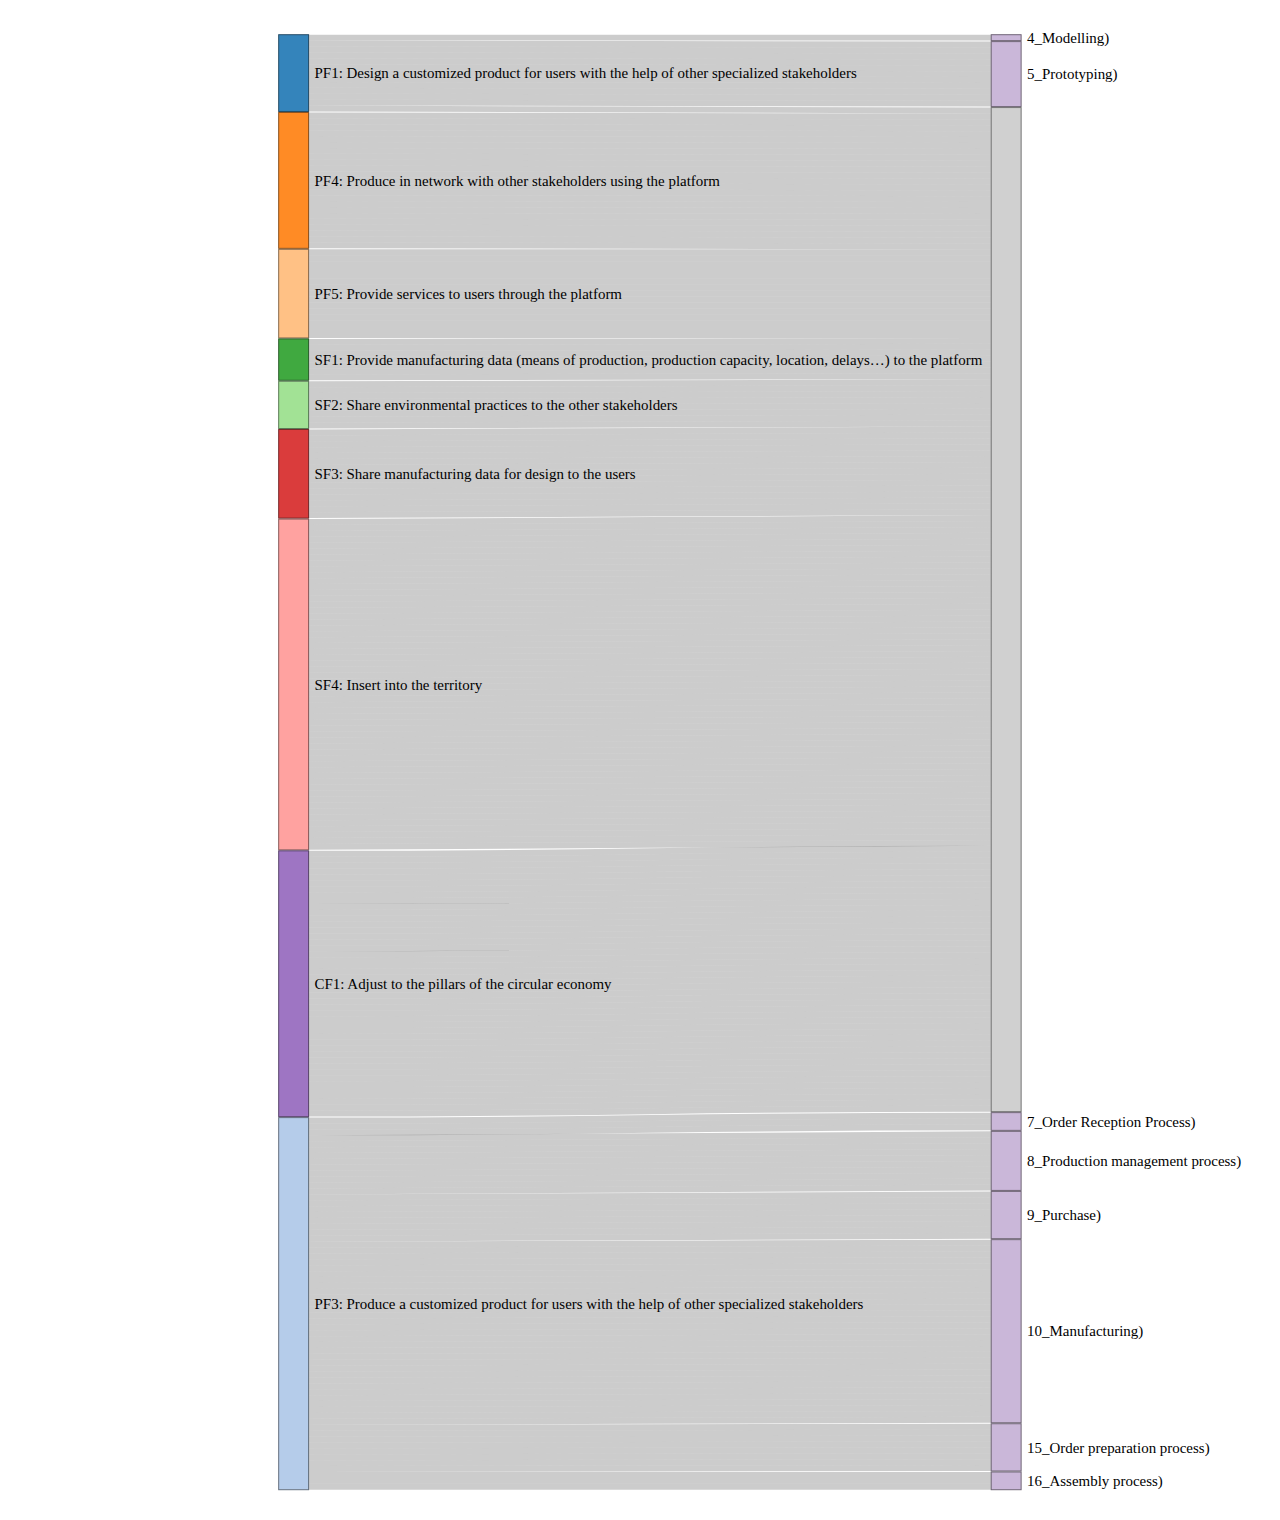
<file: test.html>
<!DOCTYPE html>
<html>
<head>
<meta charset="utf-8" />
<title>sankeyNetwork</title>
<script>(function() {
  // If window.HTMLWidgets is already defined, then use it; otherwise create a
  // new object. This allows preceding code to set options that affect the
  // initialization process (though none currently exist).
  window.HTMLWidgets = window.HTMLWidgets || {};

  // See if we're running in a viewer pane. If not, we're in a web browser.
  var viewerMode = window.HTMLWidgets.viewerMode =
      /\bviewer_pane=1\b/.test(window.location);

  // See if we're running in Shiny mode. If not, it's a static document.
  // Note that static widgets can appear in both Shiny and static modes, but
  // obviously, Shiny widgets can only appear in Shiny apps/documents.
  var shinyMode = window.HTMLWidgets.shinyMode =
      typeof(window.Shiny) !== "undefined" && !!window.Shiny.outputBindings;

  // We can't count on jQuery being available, so we implement our own
  // version if necessary.
  function querySelectorAll(scope, selector) {
    if (typeof(jQuery) !== "undefined" && scope instanceof jQuery) {
      return scope.find(selector);
    }
    if (scope.querySelectorAll) {
      return scope.querySelectorAll(selector);
    }
  }

  function asArray(value) {
    if (value === null)
      return [];
    if ($.isArray(value))
      return value;
    return [value];
  }

  // Implement jQuery's extend
  function extend(target /*, ... */) {
    if (arguments.length == 1) {
      return target;
    }
    for (var i = 1; i < arguments.length; i++) {
      var source = arguments[i];
      for (var prop in source) {
        if (source.hasOwnProperty(prop)) {
          target[prop] = source[prop];
        }
      }
    }
    return target;
  }

  // IE8 doesn't support Array.forEach.
  function forEach(values, callback, thisArg) {
    if (values.forEach) {
      values.forEach(callback, thisArg);
    } else {
      for (var i = 0; i < values.length; i++) {
        callback.call(thisArg, values[i], i, values);
      }
    }
  }

  // Replaces the specified method with the return value of funcSource.
  //
  // Note that funcSource should not BE the new method, it should be a function
  // that RETURNS the new method. funcSource receives a single argument that is
  // the overridden method, it can be called from the new method. The overridden
  // method can be called like a regular function, it has the target permanently
  // bound to it so "this" will work correctly.
  function overrideMethod(target, methodName, funcSource) {
    var superFunc = target[methodName] || function() {};
    var superFuncBound = function() {
      return superFunc.apply(target, arguments);
    };
    target[methodName] = funcSource(superFuncBound);
  }

  // Add a method to delegator that, when invoked, calls
  // delegatee.methodName. If there is no such method on
  // the delegatee, but there was one on delegator before
  // delegateMethod was called, then the original version
  // is invoked instead.
  // For example:
  //
  // var a = {
  //   method1: function() { console.log('a1'); }
  //   method2: function() { console.log('a2'); }
  // };
  // var b = {
  //   method1: function() { console.log('b1'); }
  // };
  // delegateMethod(a, b, "method1");
  // delegateMethod(a, b, "method2");
  // a.method1();
  // a.method2();
  //
  // The output would be "b1", "a2".
  function delegateMethod(delegator, delegatee, methodName) {
    var inherited = delegator[methodName];
    delegator[methodName] = function() {
      var target = delegatee;
      var method = delegatee[methodName];

      // The method doesn't exist on the delegatee. Instead,
      // call the method on the delegator, if it exists.
      if (!method) {
        target = delegator;
        method = inherited;
      }

      if (method) {
        return method.apply(target, arguments);
      }
    };
  }

  // Implement a vague facsimilie of jQuery's data method
  function elementData(el, name, value) {
    if (arguments.length == 2) {
      return el["htmlwidget_data_" + name];
    } else if (arguments.length == 3) {
      el["htmlwidget_data_" + name] = value;
      return el;
    } else {
      throw new Error("Wrong number of arguments for elementData: " +
        arguments.length);
    }
  }

  // http://stackoverflow.com/questions/3446170/escape-string-for-use-in-javascript-regex
  function escapeRegExp(str) {
    return str.replace(/[\-\[\]\/\{\}\(\)\*\+\?\.\\\^\$\|]/g, "\\$&");
  }

  function hasClass(el, className) {
    var re = new RegExp("\\b" + escapeRegExp(className) + "\\b");
    return re.test(el.className);
  }

  // elements - array (or array-like object) of HTML elements
  // className - class name to test for
  // include - if true, only return elements with given className;
  //   if false, only return elements *without* given className
  function filterByClass(elements, className, include) {
    var results = [];
    for (var i = 0; i < elements.length; i++) {
      if (hasClass(elements[i], className) == include)
        results.push(elements[i]);
    }
    return results;
  }

  function on(obj, eventName, func) {
    if (obj.addEventListener) {
      obj.addEventListener(eventName, func, false);
    } else if (obj.attachEvent) {
      obj.attachEvent(eventName, func);
    }
  }

  function off(obj, eventName, func) {
    if (obj.removeEventListener)
      obj.removeEventListener(eventName, func, false);
    else if (obj.detachEvent) {
      obj.detachEvent(eventName, func);
    }
  }

  // Translate array of values to top/right/bottom/left, as usual with
  // the "padding" CSS property
  // https://developer.mozilla.org/en-US/docs/Web/CSS/padding
  function unpackPadding(value) {
    if (typeof(value) === "number")
      value = [value];
    if (value.length === 1) {
      return {top: value[0], right: value[0], bottom: value[0], left: value[0]};
    }
    if (value.length === 2) {
      return {top: value[0], right: value[1], bottom: value[0], left: value[1]};
    }
    if (value.length === 3) {
      return {top: value[0], right: value[1], bottom: value[2], left: value[1]};
    }
    if (value.length === 4) {
      return {top: value[0], right: value[1], bottom: value[2], left: value[3]};
    }
  }

  // Convert an unpacked padding object to a CSS value
  function paddingToCss(paddingObj) {
    return paddingObj.top + "px " + paddingObj.right + "px " + paddingObj.bottom + "px " + paddingObj.left + "px";
  }

  // Makes a number suitable for CSS
  function px(x) {
    if (typeof(x) === "number")
      return x + "px";
    else
      return x;
  }

  // Retrieves runtime widget sizing information for an element.
  // The return value is either null, or an object with fill, padding,
  // defaultWidth, defaultHeight fields.
  function sizingPolicy(el) {
    var sizingEl = document.querySelector("script[data-for='" + el.id + "'][type='application/htmlwidget-sizing']");
    if (!sizingEl)
      return null;
    var sp = JSON.parse(sizingEl.textContent || sizingEl.text || "{}");
    if (viewerMode) {
      return sp.viewer;
    } else {
      return sp.browser;
    }
  }

  // @param tasks Array of strings (or falsy value, in which case no-op).
  //   Each element must be a valid JavaScript expression that yields a
  //   function. Or, can be an array of objects with "code" and "data"
  //   properties; in this case, the "code" property should be a string
  //   of JS that's an expr that yields a function, and "data" should be
  //   an object that will be added as an additional argument when that
  //   function is called.
  // @param target The object that will be "this" for each function
  //   execution.
  // @param args Array of arguments to be passed to the functions. (The
  //   same arguments will be passed to all functions.)
  function evalAndRun(tasks, target, args) {
    if (tasks) {
      forEach(tasks, function(task) {
        var theseArgs = args;
        if (typeof(task) === "object") {
          theseArgs = theseArgs.concat([task.data]);
          task = task.code;
        }
        var taskFunc = tryEval(task);
        if (typeof(taskFunc) !== "function") {
          throw new Error("Task must be a function! Source:\n" + task);
        }
        taskFunc.apply(target, theseArgs);
      });
    }
  }

  // Attempt eval() both with and without enclosing in parentheses.
  // Note that enclosing coerces a function declaration into
  // an expression that eval() can parse
  // (otherwise, a SyntaxError is thrown)
  function tryEval(code) {
    var result = null;
    try {
      result = eval("(" + code + ")");
    } catch(error) {
      if (!(error instanceof SyntaxError)) {
        throw error;
      }
      try {
        result = eval(code);
      } catch(e) {
        if (e instanceof SyntaxError) {
          throw error;
        } else {
          throw e;
        }
      }
    }
    return result;
  }

  function initSizing(el) {
    var sizing = sizingPolicy(el);
    if (!sizing)
      return;

    var cel = document.getElementById("htmlwidget_container");
    if (!cel)
      return;

    if (typeof(sizing.padding) !== "undefined") {
      document.body.style.margin = "0";
      document.body.style.padding = paddingToCss(unpackPadding(sizing.padding));
    }

    if (sizing.fill) {
      document.body.style.overflow = "hidden";
      document.body.style.width = "100%";
      document.body.style.height = "100%";
      document.documentElement.style.width = "100%";
      document.documentElement.style.height = "100%";
      cel.style.position = "absolute";
      var pad = unpackPadding(sizing.padding);
      cel.style.top = pad.top + "px";
      cel.style.right = pad.right + "px";
      cel.style.bottom = pad.bottom + "px";
      cel.style.left = pad.left + "px";
      el.style.width = "100%";
      el.style.height = "100%";

      var rect = cel.getBoundingClientRect();

      return {
        getWidth: function() { return rect.width; },
        getHeight: function() { return rect.height; }
      };

    } else {
      el.style.width = px(sizing.width);
      el.style.height = px(sizing.height);

      var rect = cel.getBoundingClientRect();

      return {
        getWidth: function() { return rect.width; },
        getHeight: function() { return rect.height; }
      };
    }
  }

  // Default implementations for methods
  var defaults = {
    find: function(scope) {
      return querySelectorAll(scope, "." + this.name);
    },
    renderError: function(el, err) {
      var $el = $(el);

      this.clearError(el);

      // Add all these error classes, as Shiny does
      var errClass = "shiny-output-error";
      if (err.type !== null) {
        // use the classes of the error condition as CSS class names
        errClass = errClass + " " + $.map(asArray(err.type), function(type) {
          return errClass + "-" + type;
        }).join(" ");
      }
      errClass = errClass + " htmlwidgets-error";

      // Is el inline or block? If inline or inline-block, just display:none it
      // and add an inline error.
      var display = $el.css("display");
      $el.data("restore-display-mode", display);

      if (display === "inline" || display === "inline-block") {
        $el.hide();
        if (err.message !== "") {
          var errorSpan = $("<span>").addClass(errClass);
          errorSpan.text(err.message);
          $el.after(errorSpan);
        }
      } else if (display === "block") {
        // If block, add an error just after the el, set visibility:none on the
        // el, and position the error to be on top of the el.
        // Mark it with a unique ID and CSS class so we can remove it later.
        $el.css("visibility", "hidden");
        if (err.message !== "") {
          var errorDiv = $("<div>").addClass(errClass).css("position", "absolute")
            .css("top", el.offsetTop)
            .css("left", el.offsetLeft)
            // setting width can push out the page size, forcing otherwise
            // unnecessary scrollbars to appear and making it impossible for
            // the element to shrink; so use max-width instead
            .css("maxWidth", el.offsetWidth)
            .css("height", el.offsetHeight);
          errorDiv.text(err.message);
          $el.after(errorDiv);

          // Really dumb way to keep the size/position of the error in sync with
          // the parent element as the window is resized or whatever.
          var intId = setInterval(function() {
            if (!errorDiv[0].parentElement) {
              clearInterval(intId);
              return;
            }
            errorDiv
              .css("top", el.offsetTop)
              .css("left", el.offsetLeft)
              .css("maxWidth", el.offsetWidth)
              .css("height", el.offsetHeight);
          }, 500);
        }
      }
    },
    clearError: function(el) {
      var $el = $(el);
      var display = $el.data("restore-display-mode");
      $el.data("restore-display-mode", null);

      if (display === "inline" || display === "inline-block") {
        if (display)
          $el.css("display", display);
        $(el.nextSibling).filter(".htmlwidgets-error").remove();
      } else if (display === "block"){
        $el.css("visibility", "inherit");
        $(el.nextSibling).filter(".htmlwidgets-error").remove();
      }
    },
    sizing: {}
  };

  // Called by widget bindings to register a new type of widget. The definition
  // object can contain the following properties:
  // - name (required) - A string indicating the binding name, which will be
  //   used by default as the CSS classname to look for.
  // - initialize (optional) - A function(el) that will be called once per
  //   widget element; if a value is returned, it will be passed as the third
  //   value to renderValue.
  // - renderValue (required) - A function(el, data, initValue) that will be
  //   called with data. Static contexts will cause this to be called once per
  //   element; Shiny apps will cause this to be called multiple times per
  //   element, as the data changes.
  window.HTMLWidgets.widget = function(definition) {
    if (!definition.name) {
      throw new Error("Widget must have a name");
    }
    if (!definition.type) {
      throw new Error("Widget must have a type");
    }
    // Currently we only support output widgets
    if (definition.type !== "output") {
      throw new Error("Unrecognized widget type '" + definition.type + "'");
    }
    // TODO: Verify that .name is a valid CSS classname

    // Support new-style instance-bound definitions. Old-style class-bound
    // definitions have one widget "object" per widget per type/class of
    // widget; the renderValue and resize methods on such widget objects
    // take el and instance arguments, because the widget object can't
    // store them. New-style instance-bound definitions have one widget
    // object per widget instance; the definition that's passed in doesn't
    // provide renderValue or resize methods at all, just the single method
    //   factory(el, width, height)
    // which returns an object that has renderValue(x) and resize(w, h).
    // This enables a far more natural programming style for the widget
    // author, who can store per-instance state using either OO-style
    // instance fields or functional-style closure variables (I guess this
    // is in contrast to what can only be called C-style pseudo-OO which is
    // what we required before).
    if (definition.factory) {
      definition = createLegacyDefinitionAdapter(definition);
    }

    if (!definition.renderValue) {
      throw new Error("Widget must have a renderValue function");
    }

    // For static rendering (non-Shiny), use a simple widget registration
    // scheme. We also use this scheme for Shiny apps/documents that also
    // contain static widgets.
    window.HTMLWidgets.widgets = window.HTMLWidgets.widgets || [];
    // Merge defaults into the definition; don't mutate the original definition.
    var staticBinding = extend({}, defaults, definition);
    overrideMethod(staticBinding, "find", function(superfunc) {
      return function(scope) {
        var results = superfunc(scope);
        // Filter out Shiny outputs, we only want the static kind
        return filterByClass(results, "html-widget-output", false);
      };
    });
    window.HTMLWidgets.widgets.push(staticBinding);

    if (shinyMode) {
      // Shiny is running. Register the definition with an output binding.
      // The definition itself will not be the output binding, instead
      // we will make an output binding object that delegates to the
      // definition. This is because we foolishly used the same method
      // name (renderValue) for htmlwidgets definition and Shiny bindings
      // but they actually have quite different semantics (the Shiny
      // bindings receive data that includes lots of metadata that it
      // strips off before calling htmlwidgets renderValue). We can't
      // just ignore the difference because in some widgets it's helpful
      // to call this.renderValue() from inside of resize(), and if
      // we're not delegating, then that call will go to the Shiny
      // version instead of the htmlwidgets version.

      // Merge defaults with definition, without mutating either.
      var bindingDef = extend({}, defaults, definition);

      // This object will be our actual Shiny binding.
      var shinyBinding = new Shiny.OutputBinding();

      // With a few exceptions, we'll want to simply use the bindingDef's
      // version of methods if they are available, otherwise fall back to
      // Shiny's defaults. NOTE: If Shiny's output bindings gain additional
      // methods in the future, and we want them to be overrideable by
      // HTMLWidget binding definitions, then we'll need to add them to this
      // list.
      delegateMethod(shinyBinding, bindingDef, "getId");
      delegateMethod(shinyBinding, bindingDef, "onValueChange");
      delegateMethod(shinyBinding, bindingDef, "onValueError");
      delegateMethod(shinyBinding, bindingDef, "renderError");
      delegateMethod(shinyBinding, bindingDef, "clearError");
      delegateMethod(shinyBinding, bindingDef, "showProgress");

      // The find, renderValue, and resize are handled differently, because we
      // want to actually decorate the behavior of the bindingDef methods.

      shinyBinding.find = function(scope) {
        var results = bindingDef.find(scope);

        // Only return elements that are Shiny outputs, not static ones
        var dynamicResults = results.filter(".html-widget-output");

        // It's possible that whatever caused Shiny to think there might be
        // new dynamic outputs, also caused there to be new static outputs.
        // Since there might be lots of different htmlwidgets bindings, we
        // schedule execution for later--no need to staticRender multiple
        // times.
        if (results.length !== dynamicResults.length)
          scheduleStaticRender();

        return dynamicResults;
      };

      // Wrap renderValue to handle initialization, which unfortunately isn't
      // supported natively by Shiny at the time of this writing.

      shinyBinding.renderValue = function(el, data) {
        Shiny.renderDependencies(data.deps);
        // Resolve strings marked as javascript literals to objects
        if (!(data.evals instanceof Array)) data.evals = [data.evals];
        for (var i = 0; data.evals && i < data.evals.length; i++) {
          window.HTMLWidgets.evaluateStringMember(data.x, data.evals[i]);
        }
        if (!bindingDef.renderOnNullValue) {
          if (data.x === null) {
            el.style.visibility = "hidden";
            return;
          } else {
            el.style.visibility = "inherit";
          }
        }
        if (!elementData(el, "initialized")) {
          initSizing(el);

          elementData(el, "initialized", true);
          if (bindingDef.initialize) {
            var rect = el.getBoundingClientRect();
            var result = bindingDef.initialize(el, rect.width, rect.height);
            elementData(el, "init_result", result);
          }
        }
        bindingDef.renderValue(el, data.x, elementData(el, "init_result"));
        evalAndRun(data.jsHooks.render, elementData(el, "init_result"), [el, data.x]);
      };

      // Only override resize if bindingDef implements it
      if (bindingDef.resize) {
        shinyBinding.resize = function(el, width, height) {
          // Shiny can call resize before initialize/renderValue have been
          // called, which doesn't make sense for widgets.
          if (elementData(el, "initialized")) {
            bindingDef.resize(el, width, height, elementData(el, "init_result"));
          }
        };
      }

      Shiny.outputBindings.register(shinyBinding, bindingDef.name);
    }
  };

  var scheduleStaticRenderTimerId = null;
  function scheduleStaticRender() {
    if (!scheduleStaticRenderTimerId) {
      scheduleStaticRenderTimerId = setTimeout(function() {
        scheduleStaticRenderTimerId = null;
        window.HTMLWidgets.staticRender();
      }, 1);
    }
  }

  // Render static widgets after the document finishes loading
  // Statically render all elements that are of this widget's class
  window.HTMLWidgets.staticRender = function() {
    var bindings = window.HTMLWidgets.widgets || [];
    forEach(bindings, function(binding) {
      var matches = binding.find(document.documentElement);
      forEach(matches, function(el) {
        var sizeObj = initSizing(el, binding);

        var getSize = function(el) {
          if (sizeObj) {
            return {w: sizeObj.getWidth(), h: sizeObj.getHeight()}
          } else {
            var rect = el.getBoundingClientRect();
            return {w: rect.width, h: rect.height}
          }
        };

        if (hasClass(el, "html-widget-static-bound"))
          return;
        el.className = el.className + " html-widget-static-bound";

        var initResult;
        if (binding.initialize) {
          var size = getSize(el);
          initResult = binding.initialize(el, size.w, size.h);
          elementData(el, "init_result", initResult);
        }

        if (binding.resize) {
          var lastSize = getSize(el);
          var resizeHandler = function(e) {
            var size = getSize(el);
            if (size.w === 0 && size.h === 0)
              return;
            if (size.w === lastSize.w && size.h === lastSize.h)
              return;
            lastSize = size;
            binding.resize(el, size.w, size.h, initResult);
          };

          on(window, "resize", resizeHandler);

          // This is needed for cases where we're running in a Shiny
          // app, but the widget itself is not a Shiny output, but
          // rather a simple static widget. One example of this is
          // an rmarkdown document that has runtime:shiny and widget
          // that isn't in a render function. Shiny only knows to
          // call resize handlers for Shiny outputs, not for static
          // widgets, so we do it ourselves.
          if (window.jQuery) {
            window.jQuery(document).on(
              "shown.htmlwidgets shown.bs.tab.htmlwidgets shown.bs.collapse.htmlwidgets",
              resizeHandler
            );
            window.jQuery(document).on(
              "hidden.htmlwidgets hidden.bs.tab.htmlwidgets hidden.bs.collapse.htmlwidgets",
              resizeHandler
            );
          }

          // This is needed for the specific case of ioslides, which
          // flips slides between display:none and display:block.
          // Ideally we would not have to have ioslide-specific code
          // here, but rather have ioslides raise a generic event,
          // but the rmarkdown package just went to CRAN so the
          // window to getting that fixed may be long.
          if (window.addEventListener) {
            // It's OK to limit this to window.addEventListener
            // browsers because ioslides itself only supports
            // such browsers.
            on(document, "slideenter", resizeHandler);
            on(document, "slideleave", resizeHandler);
          }
        }

        var scriptData = document.querySelector("script[data-for='" + el.id + "'][type='application/json']");
        if (scriptData) {
          var data = JSON.parse(scriptData.textContent || scriptData.text);
          // Resolve strings marked as javascript literals to objects
          if (!(data.evals instanceof Array)) data.evals = [data.evals];
          for (var k = 0; data.evals && k < data.evals.length; k++) {
            window.HTMLWidgets.evaluateStringMember(data.x, data.evals[k]);
          }
          binding.renderValue(el, data.x, initResult);
          evalAndRun(data.jsHooks.render, initResult, [el, data.x]);
        }
      });
    });

    invokePostRenderHandlers();
  }


  function has_jQuery3() {
    if (!window.jQuery) {
      return false;
    }
    var $version = window.jQuery.fn.jquery;
    var $major_version = parseInt($version.split(".")[0]);
    return $major_version >= 3;
  }

  /*
  / Shiny 1.4 bumped jQuery from 1.x to 3.x which means jQuery's
  / on-ready handler (i.e., $(fn)) is now asyncronous (i.e., it now
  / really means $(setTimeout(fn)).
  / https://jquery.com/upgrade-guide/3.0/#breaking-change-document-ready-handlers-are-now-asynchronous
  /
  / Since Shiny uses $() to schedule initShiny, shiny>=1.4 calls initShiny
  / one tick later than it did before, which means staticRender() is
  / called renderValue() earlier than (advanced) widget authors might be expecting.
  / https://github.com/rstudio/shiny/issues/2630
  /
  / For a concrete example, leaflet has some methods (e.g., updateBounds)
  / which reference Shiny methods registered in initShiny (e.g., setInputValue).
  / Since leaflet is privy to this life-cycle, it knows to use setTimeout() to
  / delay execution of those methods (until Shiny methods are ready)
  / https://github.com/rstudio/leaflet/blob/18ec981/javascript/src/index.js#L266-L268
  /
  / Ideally widget authors wouldn't need to use this setTimeout() hack that
  / leaflet uses to call Shiny methods on a staticRender(). In the long run,
  / the logic initShiny should be broken up so that method registration happens
  / right away, but binding happens later.
  */
  function maybeStaticRenderLater() {
    if (shinyMode && has_jQuery3()) {
      window.jQuery(window.HTMLWidgets.staticRender);
    } else {
      window.HTMLWidgets.staticRender();
    }
  }

  if (document.addEventListener) {
    document.addEventListener("DOMContentLoaded", function() {
      document.removeEventListener("DOMContentLoaded", arguments.callee, false);
      maybeStaticRenderLater();
    }, false);
  } else if (document.attachEvent) {
    document.attachEvent("onreadystatechange", function() {
      if (document.readyState === "complete") {
        document.detachEvent("onreadystatechange", arguments.callee);
        maybeStaticRenderLater();
      }
    });
  }


  window.HTMLWidgets.getAttachmentUrl = function(depname, key) {
    // If no key, default to the first item
    if (typeof(key) === "undefined")
      key = 1;

    var link = document.getElementById(depname + "-" + key + "-attachment");
    if (!link) {
      throw new Error("Attachment " + depname + "/" + key + " not found in document");
    }
    return link.getAttribute("href");
  };

  window.HTMLWidgets.dataframeToD3 = function(df) {
    var names = [];
    var length;
    for (var name in df) {
        if (df.hasOwnProperty(name))
            names.push(name);
        if (typeof(df[name]) !== "object" || typeof(df[name].length) === "undefined") {
            throw new Error("All fields must be arrays");
        } else if (typeof(length) !== "undefined" && length !== df[name].length) {
            throw new Error("All fields must be arrays of the same length");
        }
        length = df[name].length;
    }
    var results = [];
    var item;
    for (var row = 0; row < length; row++) {
        item = {};
        for (var col = 0; col < names.length; col++) {
            item[names[col]] = df[names[col]][row];
        }
        results.push(item);
    }
    return results;
  };

  window.HTMLWidgets.transposeArray2D = function(array) {
      if (array.length === 0) return array;
      var newArray = array[0].map(function(col, i) {
          return array.map(function(row) {
              return row[i]
          })
      });
      return newArray;
  };
  // Split value at splitChar, but allow splitChar to be escaped
  // using escapeChar. Any other characters escaped by escapeChar
  // will be included as usual (including escapeChar itself).
  function splitWithEscape(value, splitChar, escapeChar) {
    var results = [];
    var escapeMode = false;
    var currentResult = "";
    for (var pos = 0; pos < value.length; pos++) {
      if (!escapeMode) {
        if (value[pos] === splitChar) {
          results.push(currentResult);
          currentResult = "";
        } else if (value[pos] === escapeChar) {
          escapeMode = true;
        } else {
          currentResult += value[pos];
        }
      } else {
        currentResult += value[pos];
        escapeMode = false;
      }
    }
    if (currentResult !== "") {
      results.push(currentResult);
    }
    return results;
  }
  // Function authored by Yihui/JJ Allaire
  window.HTMLWidgets.evaluateStringMember = function(o, member) {
    var parts = splitWithEscape(member, '.', '\\');
    for (var i = 0, l = parts.length; i < l; i++) {
      var part = parts[i];
      // part may be a character or 'numeric' member name
      if (o !== null && typeof o === "object" && part in o) {
        if (i == (l - 1)) { // if we are at the end of the line then evalulate
          if (typeof o[part] === "string")
            o[part] = tryEval(o[part]);
        } else { // otherwise continue to next embedded object
          o = o[part];
        }
      }
    }
  };

  // Retrieve the HTMLWidget instance (i.e. the return value of an
  // HTMLWidget binding's initialize() or factory() function)
  // associated with an element, or null if none.
  window.HTMLWidgets.getInstance = function(el) {
    return elementData(el, "init_result");
  };

  // Finds the first element in the scope that matches the selector,
  // and returns the HTMLWidget instance (i.e. the return value of
  // an HTMLWidget binding's initialize() or factory() function)
  // associated with that element, if any. If no element matches the
  // selector, or the first matching element has no HTMLWidget
  // instance associated with it, then null is returned.
  //
  // The scope argument is optional, and defaults to window.document.
  window.HTMLWidgets.find = function(scope, selector) {
    if (arguments.length == 1) {
      selector = scope;
      scope = document;
    }

    var el = scope.querySelector(selector);
    if (el === null) {
      return null;
    } else {
      return window.HTMLWidgets.getInstance(el);
    }
  };

  // Finds all elements in the scope that match the selector, and
  // returns the HTMLWidget instances (i.e. the return values of
  // an HTMLWidget binding's initialize() or factory() function)
  // associated with the elements, in an array. If elements that
  // match the selector don't have an associated HTMLWidget
  // instance, the returned array will contain nulls.
  //
  // The scope argument is optional, and defaults to window.document.
  window.HTMLWidgets.findAll = function(scope, selector) {
    if (arguments.length == 1) {
      selector = scope;
      scope = document;
    }

    var nodes = scope.querySelectorAll(selector);
    var results = [];
    for (var i = 0; i < nodes.length; i++) {
      results.push(window.HTMLWidgets.getInstance(nodes[i]));
    }
    return results;
  };

  var postRenderHandlers = [];
  function invokePostRenderHandlers() {
    while (postRenderHandlers.length) {
      var handler = postRenderHandlers.shift();
      if (handler) {
        handler();
      }
    }
  }

  // Register the given callback function to be invoked after the
  // next time static widgets are rendered.
  window.HTMLWidgets.addPostRenderHandler = function(callback) {
    postRenderHandlers.push(callback);
  };

  // Takes a new-style instance-bound definition, and returns an
  // old-style class-bound definition. This saves us from having
  // to rewrite all the logic in this file to accomodate both
  // types of definitions.
  function createLegacyDefinitionAdapter(defn) {
    var result = {
      name: defn.name,
      type: defn.type,
      initialize: function(el, width, height) {
        return defn.factory(el, width, height);
      },
      renderValue: function(el, x, instance) {
        return instance.renderValue(x);
      },
      resize: function(el, width, height, instance) {
        return instance.resize(width, height);
      }
    };

    if (defn.find)
      result.find = defn.find;
    if (defn.renderError)
      result.renderError = defn.renderError;
    if (defn.clearError)
      result.clearError = defn.clearError;

    return result;
  }
})();
</script>
<script>// https://d3js.org Version 4.5.0. Copyright 2017 Mike Bostock.
(function(t,n){"object"==typeof exports&&"undefined"!=typeof module?n(exports):"function"==typeof define&&define.amd?define(["exports"],n):n(t.d3=t.d3||{})})(this,function(t){"use strict";function n(t){return function(n,e){return Ns(t(n),e)}}function e(t,n,e){var r=Math.abs(n-t)/Math.max(0,e),i=Math.pow(10,Math.floor(Math.log(r)/Math.LN10)),o=r/i;return o>=Ys?i*=10:o>=Bs?i*=5:o>=js&&(i*=2),n<t?-i:i}function r(t){return t.length}function i(t,n,e){var r=t(e);return"translate("+(isFinite(r)?r:n(e))+",0)"}function o(t,n,e){var r=t(e);return"translate(0,"+(isFinite(r)?r:n(e))+")"}function u(t){var n=t.bandwidth()/2;return t.round()&&(n=Math.round(n)),function(e){return t(e)+n}}function a(){return!this.__axis}function c(t,n){function e(e){var p,d=null==c?n.ticks?n.ticks.apply(n,r):n.domain():c,v=null==s?n.tickFormat?n.tickFormat.apply(n,r):ff:s,_=Math.max(f,0)+h,y=t===lf||t===pf?i:o,g=n.range(),m=g[0]+.5,x=g[g.length-1]+.5,b=(n.bandwidth?u:ff)(n.copy()),w=e.selection?e.selection():e,M=w.selectAll(".domain").data([null]),T=w.selectAll(".tick").data(d,n).order(),N=T.exit(),k=T.enter().append("g").attr("class","tick"),S=T.select("line"),E=T.select("text"),A=t===lf||t===df?-1:1,C=t===df||t===hf?(p="x","y"):(p="y","x");M=M.merge(M.enter().insert("path",".tick").attr("class","domain").attr("stroke","#000")),T=T.merge(k),S=S.merge(k.append("line").attr("stroke","#000").attr(p+"2",A*f).attr(C+"1",.5).attr(C+"2",.5)),E=E.merge(k.append("text").attr("fill","#000").attr(p,A*_).attr(C,.5).attr("dy",t===lf?"0em":t===pf?"0.71em":"0.32em")),e!==w&&(M=M.transition(e),T=T.transition(e),S=S.transition(e),E=E.transition(e),N=N.transition(e).attr("opacity",vf).attr("transform",function(t){return y(b,this.parentNode.__axis||b,t)}),k.attr("opacity",vf).attr("transform",function(t){return y(this.parentNode.__axis||b,b,t)})),N.remove(),M.attr("d",t===df||t==hf?"M"+A*l+","+m+"H0.5V"+x+"H"+A*l:"M"+m+","+A*l+"V0.5H"+x+"V"+A*l),T.attr("opacity",1).attr("transform",function(t){return y(b,b,t)}),S.attr(p+"2",A*f),E.attr(p,A*_).text(v),w.filter(a).attr("fill","none").attr("font-size",10).attr("font-family","sans-serif").attr("text-anchor",t===hf?"start":t===df?"end":"middle"),w.each(function(){this.__axis=b})}var r=[],c=null,s=null,f=6,l=6,h=3;return e.scale=function(t){return arguments.length?(n=t,e):n},e.ticks=function(){return r=sf.call(arguments),e},e.tickArguments=function(t){return arguments.length?(r=null==t?[]:sf.call(t),e):r.slice()},e.tickValues=function(t){return arguments.length?(c=null==t?null:sf.call(t),e):c&&c.slice()},e.tickFormat=function(t){return arguments.length?(s=t,e):s},e.tickSize=function(t){return arguments.length?(f=l=+t,e):f},e.tickSizeInner=function(t){return arguments.length?(f=+t,e):f},e.tickSizeOuter=function(t){return arguments.length?(l=+t,e):l},e.tickPadding=function(t){return arguments.length?(h=+t,e):h},e}function s(t){return c(lf,t)}function f(t){return c(hf,t)}function l(t){return c(pf,t)}function h(t){return c(df,t)}function p(){for(var t,n=0,e=arguments.length,r={};n<e;++n){if(!(t=arguments[n]+"")||t in r)throw new Error("illegal type: "+t);r[t]=[]}return new d(r)}function d(t){this._=t}function v(t,n){return t.trim().split(/^|\s+/).map(function(t){var e="",r=t.indexOf(".");if(r>=0&&(e=t.slice(r+1),t=t.slice(0,r)),t&&!n.hasOwnProperty(t))throw new Error("unknown type: "+t);return{type:t,name:e}})}function _(t,n){for(var e,r=0,i=t.length;r<i;++r)if((e=t[r]).name===n)return e.value}function y(t,n,e){for(var r=0,i=t.length;r<i;++r)if(t[r].name===n){t[r]=_f,t=t.slice(0,r).concat(t.slice(r+1));break}return null!=e&&t.push({name:n,value:e}),t}function g(t){return function(){var n=this.ownerDocument,e=this.namespaceURI;return e===yf&&n.documentElement.namespaceURI===yf?n.createElement(t):n.createElementNS(e,t)}}function m(t){return function(){return this.ownerDocument.createElementNS(t.space,t.local)}}function x(){return new b}function b(){this._="@"+(++bf).toString(36)}function w(t,n,e){return t=M(t,n,e),function(n){var e=n.relatedTarget;e&&(e===this||8&e.compareDocumentPosition(this))||t.call(this,n)}}function M(n,e,r){return function(i){var o=t.event;t.event=i;try{n.call(this,this.__data__,e,r)}finally{t.event=o}}}function T(t){return t.trim().split(/^|\s+/).map(function(t){var n="",e=t.indexOf(".");return e>=0&&(n=t.slice(e+1),t=t.slice(0,e)),{type:t,name:n}})}function N(t){return function(){var n=this.__on;if(n){for(var e,r=0,i=-1,o=n.length;r<o;++r)e=n[r],t.type&&e.type!==t.type||e.name!==t.name?n[++i]=e:this.removeEventListener(e.type,e.listener,e.capture);++i?n.length=i:delete this.__on}}}function k(t,n,e){var r=kf.hasOwnProperty(t.type)?w:M;return function(i,o,u){var a,c=this.__on,s=r(n,o,u);if(c)for(var f=0,l=c.length;f<l;++f)if((a=c[f]).type===t.type&&a.name===t.name)return this.removeEventListener(a.type,a.listener,a.capture),this.addEventListener(a.type,a.listener=s,a.capture=e),void(a.value=n);this.addEventListener(t.type,s,e),a={type:t.type,name:t.name,value:n,listener:s,capture:e},c?c.push(a):this.__on=[a]}}function S(n,e,r,i){var o=t.event;n.sourceEvent=t.event,t.event=n;try{return e.apply(r,i)}finally{t.event=o}}function E(){}function A(){return[]}function C(t,n){this.ownerDocument=t.ownerDocument,this.namespaceURI=t.namespaceURI,this._next=null,this._parent=t,this.__data__=n}function z(t,n,e,r,i,o){for(var u,a=0,c=n.length,s=o.length;a<s;++a)(u=n[a])?(u.__data__=o[a],r[a]=u):e[a]=new C(t,o[a]);for(;a<c;++a)(u=n[a])&&(i[a]=u)}function P(t,n,e,r,i,o,u){var a,c,s,f={},l=n.length,h=o.length,p=new Array(l);for(a=0;a<l;++a)(c=n[a])&&(p[a]=s=If+u.call(c,c.__data__,a,n),s in f?i[a]=c:f[s]=c);for(a=0;a<h;++a)s=If+u.call(t,o[a],a,o),(c=f[s])?(r[a]=c,c.__data__=o[a],f[s]=null):e[a]=new C(t,o[a]);for(a=0;a<l;++a)(c=n[a])&&f[p[a]]===c&&(i[a]=c)}function R(t,n){return t<n?-1:t>n?1:t>=n?0:NaN}function q(t){return function(){this.removeAttribute(t)}}function L(t){return function(){this.removeAttributeNS(t.space,t.local)}}function U(t,n){return function(){this.setAttribute(t,n)}}function D(t,n){return function(){this.setAttributeNS(t.space,t.local,n)}}function O(t,n){return function(){var e=n.apply(this,arguments);null==e?this.removeAttribute(t):this.setAttribute(t,e)}}function F(t,n){return function(){var e=n.apply(this,arguments);null==e?this.removeAttributeNS(t.space,t.local):this.setAttributeNS(t.space,t.local,e)}}function I(t){return function(){this.style.removeProperty(t)}}function Y(t,n,e){return function(){this.style.setProperty(t,n,e)}}function B(t,n,e){return function(){var r=n.apply(this,arguments);null==r?this.style.removeProperty(t):this.style.setProperty(t,r,e)}}function j(t){return function(){delete this[t]}}function H(t,n){return function(){this[t]=n}}function X(t,n){return function(){var e=n.apply(this,arguments);null==e?delete this[t]:this[t]=e}}function V(t){return t.trim().split(/^|\s+/)}function W(t){return t.classList||new $(t)}function $(t){this._node=t,this._names=V(t.getAttribute("class")||"")}function Z(t,n){for(var e=W(t),r=-1,i=n.length;++r<i;)e.add(n[r])}function G(t,n){for(var e=W(t),r=-1,i=n.length;++r<i;)e.remove(n[r])}function J(t){return function(){Z(this,t)}}function Q(t){return function(){G(this,t)}}function K(t,n){return function(){(n.apply(this,arguments)?Z:G)(this,t)}}function tt(){this.textContent=""}function nt(t){return function(){this.textContent=t}}function et(t){return function(){var n=t.apply(this,arguments);this.textContent=null==n?"":n}}function rt(){this.innerHTML=""}function it(t){return function(){this.innerHTML=t}}function ot(t){return function(){var n=t.apply(this,arguments);this.innerHTML=null==n?"":n}}function ut(){this.nextSibling&&this.parentNode.appendChild(this)}function at(){this.previousSibling&&this.parentNode.insertBefore(this,this.parentNode.firstChild)}function ct(){return null}function st(){var t=this.parentNode;t&&t.removeChild(this)}function ft(t,n,e){var r=Kf(t),i=r.CustomEvent;i?i=new i(n,e):(i=r.document.createEvent("Event"),e?(i.initEvent(n,e.bubbles,e.cancelable),i.detail=e.detail):i.initEvent(n,!1,!1)),t.dispatchEvent(i)}function lt(t,n){return function(){return ft(this,t,n)}}function ht(t,n){return function(){return ft(this,t,n.apply(this,arguments))}}function pt(t,n){this._groups=t,this._parents=n}function dt(){return new pt([[document.documentElement]],hl)}function vt(){t.event.stopImmediatePropagation()}function _t(t,n){var e=t.document.documentElement,r=pl(t).on("dragstart.drag",null);n&&(r.on("click.drag",yl,!0),setTimeout(function(){r.on("click.drag",null)},0)),"onselectstart"in e?r.on("selectstart.drag",null):(e.style.MozUserSelect=e.__noselect,delete e.__noselect)}function yt(t,n,e,r,i,o,u,a,c,s){this.target=t,this.type=n,this.subject=e,this.identifier=r,this.active=i,this.x=o,this.y=u,this.dx=a,this.dy=c,this._=s}function gt(){return!t.event.button}function mt(){return this.parentNode}function xt(n){return null==n?{x:t.event.x,y:t.event.y}:n}function bt(t,n){var e=Object.create(t.prototype);for(var r in n)e[r]=n[r];return e}function wt(){}function Mt(t){var n;return t=(t+"").trim().toLowerCase(),(n=Sl.exec(t))?(n=parseInt(n[1],16),new Et(n>>8&15|n>>4&240,n>>4&15|240&n,(15&n)<<4|15&n,1)):(n=El.exec(t))?Tt(parseInt(n[1],16)):(n=Al.exec(t))?new Et(n[1],n[2],n[3],1):(n=Cl.exec(t))?new Et(255*n[1]/100,255*n[2]/100,255*n[3]/100,1):(n=zl.exec(t))?Nt(n[1],n[2],n[3],n[4]):(n=Pl.exec(t))?Nt(255*n[1]/100,255*n[2]/100,255*n[3]/100,n[4]):(n=Rl.exec(t))?At(n[1],n[2]/100,n[3]/100,1):(n=ql.exec(t))?At(n[1],n[2]/100,n[3]/100,n[4]):Ll.hasOwnProperty(t)?Tt(Ll[t]):"transparent"===t?new Et(NaN,NaN,NaN,0):null}function Tt(t){return new Et(t>>16&255,t>>8&255,255&t,1)}function Nt(t,n,e,r){return r<=0&&(t=n=e=NaN),new Et(t,n,e,r)}function kt(t){return t instanceof wt||(t=Mt(t)),t?(t=t.rgb(),new Et(t.r,t.g,t.b,t.opacity)):new Et}function St(t,n,e,r){return 1===arguments.length?kt(t):new Et(t,n,e,null==r?1:r)}function Et(t,n,e,r){this.r=+t,this.g=+n,this.b=+e,this.opacity=+r}function At(t,n,e,r){return r<=0?t=n=e=NaN:e<=0||e>=1?t=n=NaN:n<=0&&(t=NaN),new Pt(t,n,e,r)}function Ct(t){if(t instanceof Pt)return new Pt(t.h,t.s,t.l,t.opacity);if(t instanceof wt||(t=Mt(t)),!t)return new Pt;if(t instanceof Pt)return t;t=t.rgb();var n=t.r/255,e=t.g/255,r=t.b/255,i=Math.min(n,e,r),o=Math.max(n,e,r),u=NaN,a=o-i,c=(o+i)/2;return a?(u=n===o?(e-r)/a+6*(e<r):e===o?(r-n)/a+2:(n-e)/a+4,a/=c<.5?o+i:2-o-i,u*=60):a=c>0&&c<1?0:u,new Pt(u,a,c,t.opacity)}function zt(t,n,e,r){return 1===arguments.length?Ct(t):new Pt(t,n,e,null==r?1:r)}function Pt(t,n,e,r){this.h=+t,this.s=+n,this.l=+e,this.opacity=+r}function Rt(t,n,e){return 255*(t<60?n+(e-n)*t/60:t<180?e:t<240?n+(e-n)*(240-t)/60:n)}function qt(t){if(t instanceof Ut)return new Ut(t.l,t.a,t.b,t.opacity);if(t instanceof jt){var n=t.h*Ul;return new Ut(t.l,Math.cos(n)*t.c,Math.sin(n)*t.c,t.opacity)}t instanceof Et||(t=kt(t));var e=It(t.r),r=It(t.g),i=It(t.b),o=Dt((.4124564*e+.3575761*r+.1804375*i)/Fl),u=Dt((.2126729*e+.7151522*r+.072175*i)/Il),a=Dt((.0193339*e+.119192*r+.9503041*i)/Yl);return new Ut(116*u-16,500*(o-u),200*(u-a),t.opacity)}function Lt(t,n,e,r){return 1===arguments.length?qt(t):new Ut(t,n,e,null==r?1:r)}function Ut(t,n,e,r){this.l=+t,this.a=+n,this.b=+e,this.opacity=+r}function Dt(t){return t>Xl?Math.pow(t,1/3):t/Hl+Bl}function Ot(t){return t>jl?t*t*t:Hl*(t-Bl)}function Ft(t){return 255*(t<=.0031308?12.92*t:1.055*Math.pow(t,1/2.4)-.055)}function It(t){return(t/=255)<=.04045?t/12.92:Math.pow((t+.055)/1.055,2.4)}function Yt(t){if(t instanceof jt)return new jt(t.h,t.c,t.l,t.opacity);t instanceof Ut||(t=qt(t));var n=Math.atan2(t.b,t.a)*Dl;return new jt(n<0?n+360:n,Math.sqrt(t.a*t.a+t.b*t.b),t.l,t.opacity)}function Bt(t,n,e,r){return 1===arguments.length?Yt(t):new jt(t,n,e,null==r?1:r)}function jt(t,n,e,r){this.h=+t,this.c=+n,this.l=+e,this.opacity=+r}function Ht(t){if(t instanceof Vt)return new Vt(t.h,t.s,t.l,t.opacity);t instanceof Et||(t=kt(t));var n=t.r/255,e=t.g/255,r=t.b/255,i=(Kl*r+Jl*n-Ql*e)/(Kl+Jl-Ql),o=r-i,u=(Gl*(e-i)-$l*o)/Zl,a=Math.sqrt(u*u+o*o)/(Gl*i*(1-i)),c=a?Math.atan2(u,o)*Dl-120:NaN;return new Vt(c<0?c+360:c,a,i,t.opacity)}function Xt(t,n,e,r){return 1===arguments.length?Ht(t):new Vt(t,n,e,null==r?1:r)}function Vt(t,n,e,r){this.h=+t,this.s=+n,this.l=+e,this.opacity=+r}function Wt(t,n,e,r,i){var o=t*t,u=o*t;return((1-3*t+3*o-u)*n+(4-6*o+3*u)*e+(1+3*t+3*o-3*u)*r+u*i)/6}function $t(t,n){return function(e){return t+e*n}}function Zt(t,n,e){return t=Math.pow(t,e),n=Math.pow(n,e)-t,e=1/e,function(r){return Math.pow(t+r*n,e)}}function Gt(t,n){var e=n-t;return e?$t(t,e>180||e<-180?e-360*Math.round(e/360):e):ch(isNaN(t)?n:t)}function Jt(t){return 1===(t=+t)?Qt:function(n,e){return e-n?Zt(n,e,t):ch(isNaN(n)?e:n)}}function Qt(t,n){var e=n-t;return e?$t(t,e):ch(isNaN(t)?n:t)}function Kt(t){return function(n){var e,r,i=n.length,o=new Array(i),u=new Array(i),a=new Array(i);for(e=0;e<i;++e)r=St(n[e]),o[e]=r.r||0,u[e]=r.g||0,a[e]=r.b||0;return o=t(o),u=t(u),a=t(a),r.opacity=1,function(t){return r.r=o(t),r.g=u(t),r.b=a(t),r+""}}}function tn(t){return function(){return t}}function nn(t){return function(n){return t(n)+""}}function en(t){return"none"===t?wh:(th||(th=document.createElement("DIV"),nh=document.documentElement,eh=document.defaultView),th.style.transform=t,t=eh.getComputedStyle(nh.appendChild(th),null).getPropertyValue("transform"),nh.removeChild(th),t=t.slice(7,-1).split(","),Mh(+t[0],+t[1],+t[2],+t[3],+t[4],+t[5]))}function rn(t){return null==t?wh:(rh||(rh=document.createElementNS("http://www.w3.org/2000/svg","g")),rh.setAttribute("transform",t),(t=rh.transform.baseVal.consolidate())?(t=t.matrix,Mh(t.a,t.b,t.c,t.d,t.e,t.f)):wh)}function on(t,n,e,r){function i(t){return t.length?t.pop()+" ":""}function o(t,r,i,o,u,a){if(t!==i||r!==o){var c=u.push("translate(",null,n,null,e);a.push({i:c-4,x:dh(t,i)},{i:c-2,x:dh(r,o)})}else(i||o)&&u.push("translate("+i+n+o+e)}function u(t,n,e,o){t!==n?(t-n>180?n+=360:n-t>180&&(t+=360),o.push({i:e.push(i(e)+"rotate(",null,r)-2,x:dh(t,n)})):n&&e.push(i(e)+"rotate("+n+r)}function a(t,n,e,o){t!==n?o.push({i:e.push(i(e)+"skewX(",null,r)-2,x:dh(t,n)}):n&&e.push(i(e)+"skewX("+n+r)}function c(t,n,e,r,o,u){if(t!==e||n!==r){var a=o.push(i(o)+"scale(",null,",",null,")");u.push({i:a-4,x:dh(t,e)},{i:a-2,x:dh(n,r)})}else 1===e&&1===r||o.push(i(o)+"scale("+e+","+r+")")}return function(n,e){var r=[],i=[];return n=t(n),e=t(e),o(n.translateX,n.translateY,e.translateX,e.translateY,r,i),u(n.rotate,e.rotate,r,i),a(n.skewX,e.skewX,r,i),c(n.scaleX,n.scaleY,e.scaleX,e.scaleY,r,i),n=e=null,function(t){for(var n,e=-1,o=i.length;++e<o;)r[(n=i[e]).i]=n.x(t);return r.join("")}}}function un(t){return((t=Math.exp(t))+1/t)/2}function an(t){return((t=Math.exp(t))-1/t)/2}function cn(t){return((t=Math.exp(2*t))-1)/(t+1)}function sn(t){return function(n,e){var r=t((n=zt(n)).h,(e=zt(e)).h),i=Qt(n.s,e.s),o=Qt(n.l,e.l),u=Qt(n.opacity,e.opacity);return function(t){return n.h=r(t),n.s=i(t),n.l=o(t),n.opacity=u(t),n+""}}}function fn(t,n){var e=Qt((t=Lt(t)).l,(n=Lt(n)).l),r=Qt(t.a,n.a),i=Qt(t.b,n.b),o=Qt(t.opacity,n.opacity);return function(n){return t.l=e(n),t.a=r(n),t.b=i(n),t.opacity=o(n),t+""}}function ln(t){return function(n,e){var r=t((n=Bt(n)).h,(e=Bt(e)).h),i=Qt(n.c,e.c),o=Qt(n.l,e.l),u=Qt(n.opacity,e.opacity);return function(t){return n.h=r(t),n.c=i(t),n.l=o(t),n.opacity=u(t),n+""}}}function hn(t){return function n(e){function r(n,r){var i=t((n=Xt(n)).h,(r=Xt(r)).h),o=Qt(n.s,r.s),u=Qt(n.l,r.l),a=Qt(n.opacity,r.opacity);return function(t){return n.h=i(t),n.s=o(t),n.l=u(Math.pow(t,e)),n.opacity=a(t),n+""}}return e=+e,r.gamma=n,r}(1)}function pn(){return jh||(Vh(dn),jh=Xh.now()+Hh)}function dn(){jh=0}function vn(){this._call=this._time=this._next=null}function _n(t,n,e){var r=new vn;return r.restart(t,n,e),r}function yn(){pn(),++Oh;for(var t,n=ih;n;)(t=jh-n._time)>=0&&n._call.call(null,t),n=n._next;--Oh}function gn(){jh=(Bh=Xh.now())+Hh,Oh=Fh=0;try{yn()}finally{Oh=0,xn(),jh=0}}function mn(){var t=Xh.now(),n=t-Bh;n>Yh&&(Hh-=n,Bh=t)}function xn(){for(var t,n,e=ih,r=1/0;e;)e._call?(r>e._time&&(r=e._time),t=e,e=e._next):(n=e._next,e._next=null,e=t?t._next=n:ih=n);oh=t,bn(r)}function bn(t){if(!Oh){Fh&&(Fh=clearTimeout(Fh));var n=t-jh;n>24?(t<1/0&&(Fh=setTimeout(gn,n)),Ih&&(Ih=clearInterval(Ih))):(Ih||(Bh=jh,Ih=setInterval(mn,Yh)),Oh=1,Vh(gn))}}function wn(t,n){var e=t.__transition;if(!e||!(e=e[n])||e.state>Jh)throw new Error("too late");return e}function Mn(t,n){var e=t.__transition;if(!e||!(e=e[n])||e.state>Kh)throw new Error("too late");return e}function Tn(t,n){var e=t.__transition;if(!e||!(e=e[n]))throw new Error("too late");return e}function Nn(t,n,e){function r(t){e.state=Qh,e.timer.restart(i,e.delay,e.time),e.delay<=t&&i(t-e.delay)}function i(r){var s,f,l,h;if(e.state!==Qh)return u();for(s in c)if(h=c[s],h.name===e.name){if(h.state===tp)return Wh(i);h.state===np?(h.state=rp,h.timer.stop(),h.on.call("interrupt",t,t.__data__,h.index,h.group),delete c[s]):+s<n&&(h.state=rp,h.timer.stop(),delete c[s])}if(Wh(function(){e.state===tp&&(e.state=np,e.timer.restart(o,e.delay,e.time),o(r))}),e.state=Kh,e.on.call("start",t,t.__data__,e.index,e.group),e.state===Kh){for(e.state=tp,a=new Array(l=e.tween.length),s=0,f=-1;s<l;++s)(h=e.tween[s].value.call(t,t.__data__,e.index,e.group))&&(a[++f]=h);a.length=f+1}}function o(n){for(var r=n<e.duration?e.ease.call(null,n/e.duration):(e.timer.restart(u),e.state=ep,1),i=-1,o=a.length;++i<o;)a[i].call(null,r);e.state===ep&&(e.on.call("end",t,t.__data__,e.index,e.group),u())}function u(){e.state=rp,e.timer.stop(),delete c[n];for(var r in c)return;delete t.__transition}var a,c=t.__transition;c[n]=e,e.timer=_n(r,0,e.time)}function kn(t,n){var e,r;return function(){var i=Mn(this,t),o=i.tween;if(o!==e){r=e=o;for(var u=0,a=r.length;u<a;++u)if(r[u].name===n){r=r.slice(),r.splice(u,1);break}}i.tween=r}}function Sn(t,n,e){var r,i;if("function"!=typeof e)throw new Error;return function(){var o=Mn(this,t),u=o.tween;if(u!==r){i=(r=u).slice();for(var a={name:n,value:e},c=0,s=i.length;c<s;++c)if(i[c].name===n){i[c]=a;break}c===s&&i.push(a)}o.tween=i}}function En(t,n,e){var r=t._id;return t.each(function(){var t=Mn(this,r);(t.value||(t.value={}))[n]=e.apply(this,arguments)}),function(t){return Tn(t,r).value[n]}}function An(t){return function(){this.removeAttribute(t)}}function Cn(t){return function(){this.removeAttributeNS(t.space,t.local)}}function zn(t,n,e){var r,i;return function(){var o=this.getAttribute(t);return o===e?null:o===r?i:i=n(r=o,e)}}function Pn(t,n,e){var r,i;return function(){var o=this.getAttributeNS(t.space,t.local);return o===e?null:o===r?i:i=n(r=o,e)}}function Rn(t,n,e){var r,i,o;return function(){var u,a=e(this);return null==a?void this.removeAttribute(t):(u=this.getAttribute(t),u===a?null:u===r&&a===i?o:o=n(r=u,i=a))}}function qn(t,n,e){var r,i,o;return function(){var u,a=e(this);return null==a?void this.removeAttributeNS(t.space,t.local):(u=this.getAttributeNS(t.space,t.local),u===a?null:u===r&&a===i?o:o=n(r=u,i=a))}}function Ln(t,n){function e(){var e=this,r=n.apply(e,arguments);return r&&function(n){e.setAttributeNS(t.space,t.local,r(n))}}return e._value=n,e}function Un(t,n){function e(){var e=this,r=n.apply(e,arguments);return r&&function(n){e.setAttribute(t,r(n))}}return e._value=n,e}function Dn(t,n){return function(){wn(this,t).delay=+n.apply(this,arguments)}}function On(t,n){return n=+n,function(){wn(this,t).delay=n}}function Fn(t,n){return function(){Mn(this,t).duration=+n.apply(this,arguments)}}function In(t,n){return n=+n,function(){Mn(this,t).duration=n}}function Yn(t,n){if("function"!=typeof n)throw new Error;return function(){Mn(this,t).ease=n}}function Bn(t){return(t+"").trim().split(/^|\s+/).every(function(t){var n=t.indexOf(".");return n>=0&&(t=t.slice(0,n)),!t||"start"===t})}function jn(t,n,e){var r,i,o=Bn(n)?wn:Mn;return function(){var u=o(this,t),a=u.on;a!==r&&(i=(r=a).copy()).on(n,e),u.on=i}}function Hn(t){return function(){var n=this.parentNode;for(var e in this.__transition)if(+e!==t)return;n&&n.removeChild(this)}}function Xn(t,n){var e,r,i;return function(){var o=Kf(this).getComputedStyle(this,null),u=o.getPropertyValue(t),a=(this.style.removeProperty(t),o.getPropertyValue(t));return u===a?null:u===e&&a===r?i:i=n(e=u,r=a)}}function Vn(t){return function(){this.style.removeProperty(t)}}function Wn(t,n,e){var r,i;return function(){var o=Kf(this).getComputedStyle(this,null).getPropertyValue(t);return o===e?null:o===r?i:i=n(r=o,e)}}function $n(t,n,e){var r,i,o;return function(){var u=Kf(this).getComputedStyle(this,null),a=u.getPropertyValue(t),c=e(this);return null==c&&(this.style.removeProperty(t),c=u.getPropertyValue(t)),a===c?null:a===r&&c===i?o:o=n(r=a,i=c)}}function Zn(t,n,e){function r(){var r=this,i=n.apply(r,arguments);return i&&function(n){r.style.setProperty(t,i(n),e)}}return r._value=n,r}function Gn(t){return function(){this.textContent=t}}function Jn(t){return function(){var n=t(this);this.textContent=null==n?"":n}}function Qn(t,n,e,r){this._groups=t,this._parents=n,this._name=e,this._id=r}function Kn(t){return dt().transition(t)}function te(){return++kp}function ne(t){return+t}function ee(t){return t*t}function re(t){return t*(2-t)}function ie(t){return((t*=2)<=1?t*t:--t*(2-t)+1)/2}function oe(t){return t*t*t}function ue(t){return--t*t*t+1}function ae(t){return((t*=2)<=1?t*t*t:(t-=2)*t*t+2)/2}function ce(t){return 1-Math.cos(t*Rp)}function se(t){return Math.sin(t*Rp)}function fe(t){return(1-Math.cos(Pp*t))/2}function le(t){return Math.pow(2,10*t-10)}function he(t){return 1-Math.pow(2,-10*t)}function pe(t){return((t*=2)<=1?Math.pow(2,10*t-10):2-Math.pow(2,10-10*t))/2}function de(t){return 1-Math.sqrt(1-t*t)}function ve(t){return Math.sqrt(1- --t*t)}function _e(t){return((t*=2)<=1?1-Math.sqrt(1-t*t):Math.sqrt(1-(t-=2)*t)+1)/2}function ye(t){return 1-ge(1-t)}function ge(t){return(t=+t)<qp?jp*t*t:t<Up?jp*(t-=Lp)*t+Dp:t<Fp?jp*(t-=Op)*t+Ip:jp*(t-=Yp)*t+Bp}function me(t){return((t*=2)<=1?1-ge(1-t):ge(t-1)+1)/2}function xe(t,n){for(var e;!(e=t.__transition)||!(e=e[n]);)if(!(t=t.parentNode))return td.time=pn(),td;return e}function be(){t.event.stopImmediatePropagation()}function we(t){return{type:t}}function Me(){return!t.event.button}function Te(){var t=this.ownerSVGElement||this;return[[0,0],[t.width.baseVal.value,t.height.baseVal.value]]}function Ne(t){for(;!t.__brush;)if(!(t=t.parentNode))return;return t.__brush}function ke(t){return t[0][0]===t[1][0]||t[0][1]===t[1][1]}function Se(t){var n=t.__brush;return n?n.dim.output(n.selection):null}function Ee(){return Ce(ld)}function Ae(){return Ce(hd)}function Ce(n){function e(t){var e=t.property("__brush",a).selectAll(".overlay").data([we("overlay")]);e.enter().append("rect").attr("class","overlay").attr("pointer-events","all").attr("cursor",dd.overlay).merge(e).each(function(){var t=Ne(this).extent;pl(this).attr("x",t[0][0]).attr("y",t[0][1]).attr("width",t[1][0]-t[0][0]).attr("height",t[1][1]-t[0][1])}),t.selectAll(".selection").data([we("selection")]).enter().append("rect").attr("class","selection").attr("cursor",dd.selection).attr("fill","#777").attr("fill-opacity",.3).attr("stroke","#fff").attr("shape-rendering","crispEdges");var i=t.selectAll(".handle").data(n.handles,function(t){return t.type});i.exit().remove(),i.enter().append("rect").attr("class",function(t){return"handle handle--"+t.type}).attr("cursor",function(t){return dd[t.type]}),t.each(r).attr("fill","none").attr("pointer-events","all").style("-webkit-tap-highlight-color","rgba(0,0,0,0)").on("mousedown.brush touchstart.brush",u)}function r(){var t=pl(this),n=Ne(this).selection;n?(t.selectAll(".selection").style("display",null).attr("x",n[0][0]).attr("y",n[0][1]).attr("width",n[1][0]-n[0][0]).attr("height",n[1][1]-n[0][1]),t.selectAll(".handle").style("display",null).attr("x",function(t){return"e"===t.type[t.type.length-1]?n[1][0]-h/2:n[0][0]-h/2}).attr("y",function(t){return"s"===t.type[0]?n[1][1]-h/2:n[0][1]-h/2}).attr("width",function(t){return"n"===t.type||"s"===t.type?n[1][0]-n[0][0]+h:h}).attr("height",function(t){return"e"===t.type||"w"===t.type?n[1][1]-n[0][1]+h:h})):t.selectAll(".selection,.handle").style("display","none").attr("x",null).attr("y",null).attr("width",null).attr("height",null)}function i(t,n){return t.__brush.emitter||new o(t,n)}function o(t,n){this.that=t,this.args=n,this.state=t.__brush,this.active=0}function u(){function e(){var t=zf(T);!U||w||M||(Math.abs(t[0]-O[0])>Math.abs(t[1]-O[1])?M=!0:w=!0),O=t,b=!0,ud(),o()}function o(){var t;switch(m=O[0]-D[0],x=O[1]-D[1],k){case cd:case ad:S&&(m=Math.max(P-l,Math.min(q-v,m)),h=l+m,_=v+m),E&&(x=Math.max(R-p,Math.min(L-y,x)),d=p+x,g=y+x);break;case sd:S<0?(m=Math.max(P-l,Math.min(q-l,m)),h=l+m,_=v):S>0&&(m=Math.max(P-v,Math.min(q-v,m)),h=l,_=v+m),E<0?(x=Math.max(R-p,Math.min(L-p,x)),d=p+x,g=y):E>0&&(x=Math.max(R-y,Math.min(L-y,x)),d=p,g=y+x);break;case fd:S&&(h=Math.max(P,Math.min(q,l-m*S)),_=Math.max(P,Math.min(q,v+m*S))),E&&(d=Math.max(R,Math.min(L,p-x*E)),g=Math.max(R,Math.min(L,y+x*E)))}_<h&&(S*=-1,t=l,l=v,v=t,t=h,h=_,_=t,N in vd&&Y.attr("cursor",dd[N=vd[N]])),g<d&&(E*=-1,t=p,p=y,y=t,t=d,d=g,g=t,N in _d&&Y.attr("cursor",dd[N=_d[N]])),A.selection&&(z=A.selection),w&&(h=z[0][0],_=z[1][0]),M&&(d=z[0][1],g=z[1][1]),z[0][0]===h&&z[0][1]===d&&z[1][0]===_&&z[1][1]===g||(A.selection=[[h,d],[_,g]],r.call(T),F.brush())}function u(){if(be(),t.event.touches){if(t.event.touches.length)return;c&&clearTimeout(c),c=setTimeout(function(){c=null},500),I.on("touchmove.brush touchend.brush touchcancel.brush",null)}else _t(t.event.view,b),B.on("keydown.brush keyup.brush mousemove.brush mouseup.brush",null);I.attr("pointer-events","all"),Y.attr("cursor",dd.overlay),A.selection&&(z=A.selection),ke(z)&&(A.selection=null,r.call(T)),F.end()}function a(){switch(t.event.keyCode){case 16:U=S&&E;break;case 18:k===sd&&(S&&(v=_-m*S,l=h+m*S),E&&(y=g-x*E,p=d+x*E),k=fd,o());break;case 32:k!==sd&&k!==fd||(S<0?v=_-m:S>0&&(l=h-m),E<0?y=g-x:E>0&&(p=d-x),k=cd,Y.attr("cursor",dd.selection),o());break;default:return}ud()}function s(){switch(t.event.keyCode){case 16:U&&(w=M=U=!1,o());break;case 18:k===fd&&(S<0?v=_:S>0&&(l=h),E<0?y=g:E>0&&(p=d),k=sd,o());break;case 32:k===cd&&(t.event.altKey?(S&&(v=_-m*S,l=h+m*S),E&&(y=g-x*E,p=d+x*E),k=fd):(S<0?v=_:S>0&&(l=h),E<0?y=g:E>0&&(p=d),k=sd),Y.attr("cursor",dd[N]),o());break;default:return}ud()}if(t.event.touches){if(t.event.changedTouches.length<t.event.touches.length)return ud()}else if(c)return;if(f.apply(this,arguments)){var l,h,p,d,v,_,y,g,m,x,b,w,M,T=this,N=t.event.target.__data__.type,k="selection"===(t.event.metaKey?N="overlay":N)?ad:t.event.altKey?fd:sd,S=n===hd?null:yd[N],E=n===ld?null:gd[N],A=Ne(T),C=A.extent,z=A.selection,P=C[0][0],R=C[0][1],q=C[1][0],L=C[1][1],U=S&&E&&t.event.shiftKey,D=zf(T),O=D,F=i(T,arguments).beforestart();"overlay"===N?A.selection=z=[[l=n===hd?P:D[0],p=n===ld?R:D[1]],[v=n===hd?q:l,y=n===ld?L:p]]:(l=z[0][0],p=z[0][1],v=z[1][0],y=z[1][1]),h=l,d=p,_=v,g=y;var I=pl(T).attr("pointer-events","none"),Y=I.selectAll(".overlay").attr("cursor",dd[N]);if(t.event.touches)I.on("touchmove.brush",e,!0).on("touchend.brush touchcancel.brush",u,!0);else{var B=pl(t.event.view).on("keydown.brush",a,!0).on("keyup.brush",s,!0).on("mousemove.brush",e,!0).on("mouseup.brush",u,!0);gl(t.event.view)}be(),op(T),r.call(T),F.start()}}function a(){var t=this.__brush||{selection:null};return t.extent=s.apply(this,arguments),t.dim=n,t}var c,s=Te,f=Me,l=p(e,"start","brush","end"),h=6;return e.move=function(t,e){t.selection?t.on("start.brush",function(){i(this,arguments).beforestart().start()}).on("interrupt.brush end.brush",function(){i(this,arguments).end()}).tween("brush",function(){function t(t){u.selection=1===t&&ke(s)?null:f(t),r.call(o),a.brush()}var o=this,u=o.__brush,a=i(o,arguments),c=u.selection,s=n.input("function"==typeof e?e.apply(this,arguments):e,u.extent),f=mh(c,s);return c&&s?t:t(1)}):t.each(function(){var t=this,o=arguments,u=t.__brush,a=n.input("function"==typeof e?e.apply(t,o):e,u.extent),c=i(t,o).beforestart();op(t),u.selection=null==a||ke(a)?null:a,r.call(t),c.start().brush().end()})},o.prototype={beforestart:function(){return 1===++this.active&&(this.state.emitter=this,this.starting=!0),this},start:function(){return this.starting&&(this.starting=!1,this.emit("start")),this},brush:function(){return this.emit("brush"),this},end:function(){return 0===--this.active&&(delete this.state.emitter,this.emit("end")),this},emit:function(t){S(new od(e,t,n.output(this.state.selection)),l.apply,l,[t,this.that,this.args])}},e.extent=function(t){return arguments.length?(s="function"==typeof t?t:id([[+t[0][0],+t[0][1]],[+t[1][0],+t[1][1]]]),e):s},e.filter=function(t){return arguments.length?(f="function"==typeof t?t:id(!!t),e):f},e.handleSize=function(t){return arguments.length?(h=+t,e):h},e.on=function(){var t=l.on.apply(l,arguments);return t===l?e:t},e}function ze(t){return function(n,e){return t(n.source.value+n.target.value,e.source.value+e.target.value)}}function Pe(){this._x0=this._y0=this._x1=this._y1=null,this._=""}function Re(){return new Pe}function qe(t){return t.source}function Le(t){return t.target}function Ue(t){return t.radius}function De(t){return t.startAngle}function Oe(t){return t.endAngle}function Fe(){}function Ie(t,n){var e=new Fe;if(t instanceof Fe)t.each(function(t,n){e.set(n,t)});else if(Array.isArray(t)){var r,i=-1,o=t.length;if(null==n)for(;++i<o;)e.set(i,t[i]);else for(;++i<o;)e.set(n(r=t[i],i,t),r)}else if(t)for(var u in t)e.set(u,t[u]);return e}function Ye(){return{}}function Be(t,n,e){t[n]=e}function je(){return Ie()}function He(t,n,e){t.set(n,e)}function Xe(){}function Ve(t,n){var e=new Xe;if(t instanceof Xe)t.each(function(t){e.add(t)});else if(t){var r=-1,i=t.length;if(null==n)for(;++r<i;)e.add(t[r]);else for(;++r<i;)e.add(n(t[r],r,t))}return e}function We(t){return new Function("d","return {"+t.map(function(t,n){return JSON.stringify(t)+": d["+n+"]"}).join(",")+"}")}function $e(t,n){var e=We(t);return function(r,i){return n(e(r),i,t)}}function Ze(t){var n=Object.create(null),e=[];return t.forEach(function(t){for(var r in t)r in n||e.push(n[r]=r)}),e}function Ge(t,n,e,r){if(isNaN(n)||isNaN(e))return t;var i,o,u,a,c,s,f,l,h,p=t._root,d={data:r},v=t._x0,_=t._y0,y=t._x1,g=t._y1;if(!p)return t._root=d,t;for(;p.length;)if((s=n>=(o=(v+y)/2))?v=o:y=o,(f=e>=(u=(_+g)/2))?_=u:g=u,i=p,!(p=p[l=f<<1|s]))return i[l]=d,t;if(a=+t._x.call(null,p.data),c=+t._y.call(null,p.data),n===a&&e===c)return d.next=p,i?i[l]=d:t._root=d,t;do i=i?i[l]=new Array(4):t._root=new Array(4),(s=n>=(o=(v+y)/2))?v=o:y=o,(f=e>=(u=(_+g)/2))?_=u:g=u;while((l=f<<1|s)===(h=(c>=u)<<1|a>=o));return i[h]=p,i[l]=d,t}function Je(t){var n,e,r,i,o=t.length,u=new Array(o),a=new Array(o),c=1/0,s=1/0,f=-(1/0),l=-(1/0);for(e=0;e<o;++e)isNaN(r=+this._x.call(null,n=t[e]))||isNaN(i=+this._y.call(null,n))||(u[e]=r,a[e]=i,r<c&&(c=r),r>f&&(f=r),i<s&&(s=i),i>l&&(l=i));for(f<c&&(c=this._x0,f=this._x1),l<s&&(s=this._y0,l=this._y1),this.cover(c,s).cover(f,l),e=0;e<o;++e)Ge(this,u[e],a[e],t[e]);return this}function Qe(t){for(var n=0,e=t.length;n<e;++n)this.remove(t[n]);return this}function Ke(t){return t[0]}function tr(t){return t[1]}function nr(t,n,e){var r=new er(null==n?Ke:n,null==e?tr:e,NaN,NaN,NaN,NaN);return null==t?r:r.addAll(t)}function er(t,n,e,r,i,o){this._x=t,this._y=n,this._x0=e,this._y0=r,this._x1=i,this._y1=o,this._root=void 0}function rr(t){for(var n={data:t.data},e=n;t=t.next;)e=e.next={data:t.data};return n}function ir(t){return t.x+t.vx}function or(t){return t.y+t.vy}function ur(t){return t.index}function ar(t,n){var e=t.get(n);if(!e)throw new Error("missing: "+n);return e}function cr(t){return t.x}function sr(t){return t.y}function fr(t){if(!(n=Cv.exec(t)))throw new Error("invalid format: "+t);var n,e=n[1]||" ",r=n[2]||">",i=n[3]||"-",o=n[4]||"",u=!!n[5],a=n[6]&&+n[6],c=!!n[7],s=n[8]&&+n[8].slice(1),f=n[9]||"";"n"===f?(c=!0,f="g"):Av[f]||(f=""),(u||"0"===e&&"="===r)&&(u=!0,e="0",r="="),this.fill=e,this.align=r,this.sign=i,this.symbol=o,this.zero=u,this.width=a,this.comma=c,this.precision=s,this.type=f}function lr(t){return t}function hr(n){return Pv=qv(n),
t.format=Pv.format,t.formatPrefix=Pv.formatPrefix,Pv}function pr(){this.reset()}function dr(t,n,e){var r=t.s=n+e,i=r-n,o=r-i;t.t=n-o+(e-i)}function vr(t){return t>1?0:t<-1?m_:Math.acos(t)}function _r(t){return t>1?x_:t<-1?-x_:Math.asin(t)}function yr(t){return(t=R_(t/2))*t}function gr(){}function mr(t,n){t&&O_.hasOwnProperty(t.type)&&O_[t.type](t,n)}function xr(t,n,e){var r,i=-1,o=t.length-e;for(n.lineStart();++i<o;)r=t[i],n.point(r[0],r[1],r[2]);n.lineEnd()}function br(t,n){var e=-1,r=t.length;for(n.polygonStart();++e<r;)xr(t[e],n,1);n.polygonEnd()}function wr(){B_.point=Tr}function Mr(){Nr(Fv,Iv)}function Tr(t,n){B_.point=Nr,Fv=t,Iv=n,t*=T_,n*=T_,Yv=t,Bv=E_(n=n/2+b_),jv=R_(n)}function Nr(t,n){t*=T_,n*=T_,n=n/2+b_;var e=t-Yv,r=e>=0?1:-1,i=r*e,o=E_(n),u=R_(n),a=jv*u,c=Bv*o+a*E_(i),s=a*r*R_(i);I_.add(S_(s,c)),Yv=t,Bv=o,jv=u}function kr(t){return[S_(t[1],t[0]),_r(t[2])]}function Sr(t){var n=t[0],e=t[1],r=E_(e);return[r*E_(n),r*R_(n),R_(e)]}function Er(t,n){return t[0]*n[0]+t[1]*n[1]+t[2]*n[2]}function Ar(t,n){return[t[1]*n[2]-t[2]*n[1],t[2]*n[0]-t[0]*n[2],t[0]*n[1]-t[1]*n[0]]}function Cr(t,n){t[0]+=n[0],t[1]+=n[1],t[2]+=n[2]}function zr(t,n){return[t[0]*n,t[1]*n,t[2]*n]}function Pr(t){var n=L_(t[0]*t[0]+t[1]*t[1]+t[2]*t[2]);t[0]/=n,t[1]/=n,t[2]/=n}function Rr(t,n){Qv.push(Kv=[Hv=t,Vv=t]),n<Xv&&(Xv=n),n>Wv&&(Wv=n)}function qr(t,n){var e=Sr([t*T_,n*T_]);if(Jv){var r=Ar(Jv,e),i=[r[1],-r[0],0],o=Ar(i,r);Pr(o),o=kr(o);var u,a=t-$v,c=a>0?1:-1,s=o[0]*M_*c,f=N_(a)>180;f^(c*$v<s&&s<c*t)?(u=o[1]*M_,u>Wv&&(Wv=u)):(s=(s+360)%360-180,f^(c*$v<s&&s<c*t)?(u=-o[1]*M_,u<Xv&&(Xv=u)):(n<Xv&&(Xv=n),n>Wv&&(Wv=n))),f?t<$v?Ir(Hv,t)>Ir(Hv,Vv)&&(Vv=t):Ir(t,Vv)>Ir(Hv,Vv)&&(Hv=t):Vv>=Hv?(t<Hv&&(Hv=t),t>Vv&&(Vv=t)):t>$v?Ir(Hv,t)>Ir(Hv,Vv)&&(Vv=t):Ir(t,Vv)>Ir(Hv,Vv)&&(Hv=t)}else Rr(t,n);Jv=e,$v=t}function Lr(){X_.point=qr}function Ur(){Kv[0]=Hv,Kv[1]=Vv,X_.point=Rr,Jv=null}function Dr(t,n){if(Jv){var e=t-$v;H_.add(N_(e)>180?e+(e>0?360:-360):e)}else Zv=t,Gv=n;B_.point(t,n),qr(t,n)}function Or(){B_.lineStart()}function Fr(){Dr(Zv,Gv),B_.lineEnd(),N_(H_)>y_&&(Hv=-(Vv=180)),Kv[0]=Hv,Kv[1]=Vv,Jv=null}function Ir(t,n){return(n-=t)<0?n+360:n}function Yr(t,n){return t[0]-n[0]}function Br(t,n){return t[0]<=t[1]?t[0]<=n&&n<=t[1]:n<t[0]||t[1]<n}function jr(t,n){t*=T_,n*=T_;var e=E_(n);Hr(e*E_(t),e*R_(t),R_(n))}function Hr(t,n,e){++t_,e_+=(t-e_)/t_,r_+=(n-r_)/t_,i_+=(e-i_)/t_}function Xr(){W_.point=Vr}function Vr(t,n){t*=T_,n*=T_;var e=E_(n);p_=e*E_(t),d_=e*R_(t),v_=R_(n),W_.point=Wr,Hr(p_,d_,v_)}function Wr(t,n){t*=T_,n*=T_;var e=E_(n),r=e*E_(t),i=e*R_(t),o=R_(n),u=S_(L_((u=d_*o-v_*i)*u+(u=v_*r-p_*o)*u+(u=p_*i-d_*r)*u),p_*r+d_*i+v_*o);n_+=u,o_+=u*(p_+(p_=r)),u_+=u*(d_+(d_=i)),a_+=u*(v_+(v_=o)),Hr(p_,d_,v_)}function $r(){W_.point=jr}function Zr(){W_.point=Jr}function Gr(){Qr(l_,h_),W_.point=jr}function Jr(t,n){l_=t,h_=n,t*=T_,n*=T_,W_.point=Qr;var e=E_(n);p_=e*E_(t),d_=e*R_(t),v_=R_(n),Hr(p_,d_,v_)}function Qr(t,n){t*=T_,n*=T_;var e=E_(n),r=e*E_(t),i=e*R_(t),o=R_(n),u=d_*o-v_*i,a=v_*r-p_*o,c=p_*i-d_*r,s=L_(u*u+a*a+c*c),f=p_*r+d_*i+v_*o,l=s&&-vr(f)/s,h=S_(s,f);c_+=l*u,s_+=l*a,f_+=l*c,n_+=h,o_+=h*(p_+(p_=r)),u_+=h*(d_+(d_=i)),a_+=h*(v_+(v_=o)),Hr(p_,d_,v_)}function Kr(t,n){return[t>m_?t-w_:t<-m_?t+w_:t,n]}function ti(t,n,e){return(t%=w_)?n||e?G_(ei(t),ri(n,e)):ei(t):n||e?ri(n,e):Kr}function ni(t){return function(n,e){return n+=t,[n>m_?n-w_:n<-m_?n+w_:n,e]}}function ei(t){var n=ni(t);return n.invert=ni(-t),n}function ri(t,n){function e(t,n){var e=E_(n),a=E_(t)*e,c=R_(t)*e,s=R_(n),f=s*r+a*i;return[S_(c*o-f*u,a*r-s*i),_r(f*o+c*u)]}var r=E_(t),i=R_(t),o=E_(n),u=R_(n);return e.invert=function(t,n){var e=E_(n),a=E_(t)*e,c=R_(t)*e,s=R_(n),f=s*o-c*u;return[S_(c*o+s*u,a*r+f*i),_r(f*r-a*i)]},e}function ii(t,n,e,r,i,o){if(e){var u=E_(n),a=R_(n),c=r*e;null==i?(i=n+r*w_,o=n-c/2):(i=oi(u,i),o=oi(u,o),(r>0?i<o:i>o)&&(i+=r*w_));for(var s,f=i;r>0?f>o:f<o;f-=c)s=kr([u,-a*E_(f),-a*R_(f)]),t.point(s[0],s[1])}}function oi(t,n){n=Sr(n),n[0]-=t,Pr(n);var e=vr(-n[1]);return((-n[2]<0?-e:e)+w_-y_)%w_}function ui(t,n,e,r){this.x=t,this.z=n,this.o=e,this.e=r,this.v=!1,this.n=this.p=null}function ai(t){if(n=t.length){for(var n,e,r=0,i=t[0];++r<n;)i.n=e=t[r],e.p=i,i=e;i.n=e=t[0],e.p=i}}function ci(t,n,e,r){function i(i,o){return t<=i&&i<=e&&n<=o&&o<=r}function o(i,o,a,s){var f=0,l=0;if(null==i||(f=u(i,a))!==(l=u(o,a))||c(i,o)<0^a>0){do s.point(0===f||3===f?t:e,f>1?r:n);while((f=(f+a+4)%4)!==l)}else s.point(o[0],o[1])}function u(r,i){return N_(r[0]-t)<y_?i>0?0:3:N_(r[0]-e)<y_?i>0?2:1:N_(r[1]-n)<y_?i>0?1:0:i>0?3:2}function a(t,n){return c(t.x,n.x)}function c(t,n){var e=u(t,1),r=u(n,1);return e!==r?e-r:0===e?n[1]-t[1]:1===e?t[0]-n[0]:2===e?t[1]-n[1]:n[0]-t[0]}return function(u){function c(t,n){i(t,n)&&k.point(t,n)}function s(){for(var n=0,e=0,i=_.length;e<i;++e)for(var o,u,a=_[e],c=1,s=a.length,f=a[0],l=f[0],h=f[1];c<s;++c)o=l,u=h,f=a[c],l=f[0],h=f[1],u<=r?h>r&&(l-o)*(r-u)>(h-u)*(t-o)&&++n:h<=r&&(l-o)*(r-u)<(h-u)*(t-o)&&--n;return n}function f(){k=S,v=[],_=[],N=!0}function l(){var t=s(),n=N&&t,e=(v=Ks(v)).length;(n||e)&&(u.polygonStart(),n&&(u.lineStart(),o(null,null,1,u),u.lineEnd()),e&&py(v,a,t,o,u),u.polygonEnd()),k=u,v=_=y=null}function h(){E.point=d,_&&_.push(y=[]),T=!0,M=!1,b=w=NaN}function p(){v&&(d(g,m),x&&M&&S.rejoin(),v.push(S.result())),E.point=c,M&&k.lineEnd()}function d(o,u){var a=i(o,u);if(_&&y.push([o,u]),T)g=o,m=u,x=a,T=!1,a&&(k.lineStart(),k.point(o,u));else if(a&&M)k.point(o,u);else{var c=[b=Math.max(vy,Math.min(dy,b)),w=Math.max(vy,Math.min(dy,w))],s=[o=Math.max(vy,Math.min(dy,o)),u=Math.max(vy,Math.min(dy,u))];ly(c,s,t,n,e,r)?(M||(k.lineStart(),k.point(c[0],c[1])),k.point(s[0],s[1]),a||k.lineEnd(),N=!1):a&&(k.lineStart(),k.point(o,u),N=!1)}b=o,w=u,M=a}var v,_,y,g,m,x,b,w,M,T,N,k=u,S=fy(),E={point:c,lineStart:h,lineEnd:p,polygonStart:f,polygonEnd:l};return E}}function si(){gy.point=li,gy.lineEnd=fi}function fi(){gy.point=gy.lineEnd=gr}function li(t,n){t*=T_,n*=T_,J_=t,Q_=R_(n),K_=E_(n),gy.point=hi}function hi(t,n){t*=T_,n*=T_;var e=R_(n),r=E_(n),i=N_(t-J_),o=E_(i),u=R_(i),a=r*u,c=K_*e-Q_*r*o,s=Q_*e+K_*r*o;yy.add(S_(L_(a*a+c*c),s)),J_=t,Q_=e,K_=r}function pi(t,n,e){var r=Is(t,n-y_,e).concat(n);return function(t){return r.map(function(n){return[t,n]})}}function di(t,n,e){var r=Is(t,n-y_,e).concat(n);return function(t){return r.map(function(n){return[n,t]})}}function vi(){function t(){return{type:"MultiLineString",coordinates:n()}}function n(){return Is(A_(o/_)*_,i,_).map(h).concat(Is(A_(s/y)*y,c,y).map(p)).concat(Is(A_(r/d)*d,e,d).filter(function(t){return N_(t%_)>y_}).map(f)).concat(Is(A_(a/v)*v,u,v).filter(function(t){return N_(t%y)>y_}).map(l))}var e,r,i,o,u,a,c,s,f,l,h,p,d=10,v=d,_=90,y=360,g=2.5;return t.lines=function(){return n().map(function(t){return{type:"LineString",coordinates:t}})},t.outline=function(){return{type:"Polygon",coordinates:[h(o).concat(p(c).slice(1),h(i).reverse().slice(1),p(s).reverse().slice(1))]}},t.extent=function(n){return arguments.length?t.extentMajor(n).extentMinor(n):t.extentMinor()},t.extentMajor=function(n){return arguments.length?(o=+n[0][0],i=+n[1][0],s=+n[0][1],c=+n[1][1],o>i&&(n=o,o=i,i=n),s>c&&(n=s,s=c,c=n),t.precision(g)):[[o,s],[i,c]]},t.extentMinor=function(n){return arguments.length?(r=+n[0][0],e=+n[1][0],a=+n[0][1],u=+n[1][1],r>e&&(n=r,r=e,e=n),a>u&&(n=a,a=u,u=n),t.precision(g)):[[r,a],[e,u]]},t.step=function(n){return arguments.length?t.stepMajor(n).stepMinor(n):t.stepMinor()},t.stepMajor=function(n){return arguments.length?(_=+n[0],y=+n[1],t):[_,y]},t.stepMinor=function(n){return arguments.length?(d=+n[0],v=+n[1],t):[d,v]},t.precision=function(n){return arguments.length?(g=+n,f=pi(a,u,90),l=di(r,e,g),h=pi(s,c,90),p=di(o,i,g),t):g},t.extentMajor([[-180,-90+y_],[180,90-y_]]).extentMinor([[-180,-80-y_],[180,80+y_]])}function _i(){return vi()()}function yi(){Sy.point=gi}function gi(t,n){Sy.point=mi,ty=ey=t,ny=ry=n}function mi(t,n){ky.add(ry*t-ey*n),ey=t,ry=n}function xi(){mi(ty,ny)}function bi(t,n){t<Ey&&(Ey=t),t>Cy&&(Cy=t),n<Ay&&(Ay=n),n>zy&&(zy=n)}function wi(t,n){Ry+=t,qy+=n,++Ly}function Mi(){By.point=Ti}function Ti(t,n){By.point=Ni,wi(uy=t,ay=n)}function Ni(t,n){var e=t-uy,r=n-ay,i=L_(e*e+r*r);Uy+=i*(uy+t)/2,Dy+=i*(ay+n)/2,Oy+=i,wi(uy=t,ay=n)}function ki(){By.point=wi}function Si(){By.point=Ai}function Ei(){Ci(iy,oy)}function Ai(t,n){By.point=Ci,wi(iy=uy=t,oy=ay=n)}function Ci(t,n){var e=t-uy,r=n-ay,i=L_(e*e+r*r);Uy+=i*(uy+t)/2,Dy+=i*(ay+n)/2,Oy+=i,i=ay*t-uy*n,Fy+=i*(uy+t),Iy+=i*(ay+n),Yy+=3*i,wi(uy=t,ay=n)}function zi(t){this._context=t}function Pi(){this._string=[]}function Ri(t){return"m0,"+t+"a"+t+","+t+" 0 1,1 0,"+-2*t+"a"+t+","+t+" 0 1,1 0,"+2*t+"z"}function qi(t){return t.length>1}function Li(t,n){return((t=t.x)[0]<0?t[1]-x_-y_:x_-t[1])-((n=n.x)[0]<0?n[1]-x_-y_:x_-n[1])}function Ui(t){var n,e=NaN,r=NaN,i=NaN;return{lineStart:function(){t.lineStart(),n=1},point:function(o,u){var a=o>0?m_:-m_,c=N_(o-e);N_(c-m_)<y_?(t.point(e,r=(r+u)/2>0?x_:-x_),t.point(i,r),t.lineEnd(),t.lineStart(),t.point(a,r),t.point(o,r),n=0):i!==a&&c>=m_&&(N_(e-i)<y_&&(e-=i*y_),N_(o-a)<y_&&(o-=a*y_),r=Di(e,r,o,u),t.point(i,r),t.lineEnd(),t.lineStart(),t.point(a,r),n=0),t.point(e=o,r=u),i=a},lineEnd:function(){t.lineEnd(),e=r=NaN},clean:function(){return 2-n}}}function Di(t,n,e,r){var i,o,u=R_(t-e);return N_(u)>y_?k_((R_(n)*(o=E_(r))*R_(e)-R_(r)*(i=E_(n))*R_(t))/(i*o*u)):(n+r)/2}function Oi(t,n,e,r){var i;if(null==t)i=e*x_,r.point(-m_,i),r.point(0,i),r.point(m_,i),r.point(m_,0),r.point(m_,-i),r.point(0,-i),r.point(-m_,-i),r.point(-m_,0),r.point(-m_,i);else if(N_(t[0]-n[0])>y_){var o=t[0]<n[0]?m_:-m_;i=e*o/2,r.point(-o,i),r.point(0,i),r.point(o,i)}else r.point(n[0],n[1])}function Fi(t){return function(n){var e=new Ii;for(var r in t)e[r]=t[r];return e.stream=n,e}}function Ii(){}function Yi(t,n,e){var r=n[1][0]-n[0][0],i=n[1][1]-n[0][1],o=t.clipExtent&&t.clipExtent();t.scale(150).translate([0,0]),null!=o&&t.clipExtent(null),F_(e,t.stream(Py));var u=Py.result(),a=Math.min(r/(u[1][0]-u[0][0]),i/(u[1][1]-u[0][1])),c=+n[0][0]+(r-a*(u[1][0]+u[0][0]))/2,s=+n[0][1]+(i-a*(u[1][1]+u[0][1]))/2;return null!=o&&t.clipExtent(o),t.scale(150*a).translate([c,s])}function Bi(t,n,e){return Yi(t,[[0,0],n],e)}function ji(t){return Fi({point:function(n,e){n=t(n,e),this.stream.point(n[0],n[1])}})}function Hi(t,n){function e(r,i,o,u,a,c,s,f,l,h,p,d,v,_){var y=s-r,g=f-i,m=y*y+g*g;if(m>4*n&&v--){var x=u+h,b=a+p,w=c+d,M=L_(x*x+b*b+w*w),T=_r(w/=M),N=N_(N_(w)-1)<y_||N_(o-l)<y_?(o+l)/2:S_(b,x),k=t(N,T),S=k[0],E=k[1],A=S-r,C=E-i,z=g*A-y*C;(z*z/m>n||N_((y*A+g*C)/m-.5)>.3||u*h+a*p+c*d<Jy)&&(e(r,i,o,u,a,c,S,E,N,x/=M,b/=M,w,v,_),_.point(S,E),e(S,E,N,x,b,w,s,f,l,h,p,d,v,_))}}return function(n){function r(e,r){e=t(e,r),n.point(e[0],e[1])}function i(){y=NaN,w.point=o,n.lineStart()}function o(r,i){var o=Sr([r,i]),u=t(r,i);e(y,g,_,m,x,b,y=u[0],g=u[1],_=r,m=o[0],x=o[1],b=o[2],Gy,n),n.point(y,g)}function u(){w.point=r,n.lineEnd()}function a(){i(),w.point=c,w.lineEnd=s}function c(t,n){o(f=t,n),l=y,h=g,p=m,d=x,v=b,w.point=o}function s(){e(y,g,_,m,x,b,l,h,f,p,d,v,Gy,n),w.lineEnd=u,u()}var f,l,h,p,d,v,_,y,g,m,x,b,w={point:r,lineStart:i,lineEnd:u,polygonStart:function(){n.polygonStart(),w.lineStart=a},polygonEnd:function(){n.polygonEnd(),w.lineStart=i}};return w}}function Xi(t){return Vi(function(){return t})()}function Vi(t){function n(t){return t=f(t[0]*T_,t[1]*T_),[t[0]*_+a,c-t[1]*_]}function e(t){return t=f.invert((t[0]-a)/_,(c-t[1])/_),t&&[t[0]*M_,t[1]*M_]}function r(t,n){return t=u(t,n),[t[0]*_+a,c-t[1]*_]}function i(){f=G_(s=ti(b,w,M),u);var t=u(m,x);return a=y-t[0]*_,c=g+t[1]*_,o()}function o(){return d=v=null,n}var u,a,c,s,f,l,h,p,d,v,_=150,y=480,g=250,m=0,x=0,b=0,w=0,M=0,T=null,N=Wy,k=null,S=Ty,E=.5,A=Qy(r,E);return n.stream=function(t){return d&&v===t?d:d=Ky(N(s,A(S(v=t))))},n.clipAngle=function(t){return arguments.length?(N=+t?$y(T=t*T_,6*T_):(T=null,Wy),o()):T*M_},n.clipExtent=function(t){return arguments.length?(S=null==t?(k=l=h=p=null,Ty):ci(k=+t[0][0],l=+t[0][1],h=+t[1][0],p=+t[1][1]),o()):null==k?null:[[k,l],[h,p]]},n.scale=function(t){return arguments.length?(_=+t,i()):_},n.translate=function(t){return arguments.length?(y=+t[0],g=+t[1],i()):[y,g]},n.center=function(t){return arguments.length?(m=t[0]%360*T_,x=t[1]%360*T_,i()):[m*M_,x*M_]},n.rotate=function(t){return arguments.length?(b=t[0]%360*T_,w=t[1]%360*T_,M=t.length>2?t[2]%360*T_:0,i()):[b*M_,w*M_,M*M_]},n.precision=function(t){return arguments.length?(A=Qy(r,E=t*t),o()):L_(E)},n.fitExtent=function(t,e){return Yi(n,t,e)},n.fitSize=function(t,e){return Bi(n,t,e)},function(){return u=t.apply(this,arguments),n.invert=u.invert&&e,i()}}function Wi(t){var n=0,e=m_/3,r=Vi(t),i=r(n,e);return i.parallels=function(t){return arguments.length?r(n=t[0]*T_,e=t[1]*T_):[n*M_,e*M_]},i}function $i(t){function n(t,n){return[t*e,R_(n)/e]}var e=E_(t);return n.invert=function(t,n){return[t/e,_r(n*e)]},n}function Zi(t,n){function e(t,n){var e=L_(o-2*i*R_(n))/i;return[e*R_(t*=i),u-e*E_(t)]}var r=R_(t),i=(r+R_(n))/2;if(N_(i)<y_)return $i(t);var o=1+r*(2*i-r),u=L_(o)/i;return e.invert=function(t,n){var e=u-n;return[S_(t,N_(e))/i*q_(e),_r((o-(t*t+e*e)*i*i)/(2*i))]},e}function Gi(t){var n=t.length;return{point:function(e,r){for(var i=-1;++i<n;)t[i].point(e,r)},sphere:function(){for(var e=-1;++e<n;)t[e].sphere()},lineStart:function(){for(var e=-1;++e<n;)t[e].lineStart()},lineEnd:function(){for(var e=-1;++e<n;)t[e].lineEnd()},polygonStart:function(){for(var e=-1;++e<n;)t[e].polygonStart()},polygonEnd:function(){for(var e=-1;++e<n;)t[e].polygonEnd()}}}function Ji(t){return function(n,e){var r=E_(n),i=E_(e),o=t(r*i);return[o*i*R_(n),o*R_(e)]}}function Qi(t){return function(n,e){var r=L_(n*n+e*e),i=t(r),o=R_(i),u=E_(i);return[S_(n*o,r*u),_r(r&&e*o/r)]}}function Ki(t,n){return[t,z_(U_((x_+n)/2))]}function to(t){var n,e=Xi(t),r=e.scale,i=e.translate,o=e.clipExtent;return e.scale=function(t){return arguments.length?(r(t),n&&e.clipExtent(null),e):r()},e.translate=function(t){return arguments.length?(i(t),n&&e.clipExtent(null),e):i()},e.clipExtent=function(t){if(!arguments.length)return n?null:o();if(n=null==t){var u=m_*r(),a=i();t=[[a[0]-u,a[1]-u],[a[0]+u,a[1]+u]]}return o(t),e},e.clipExtent(null)}function no(t){return U_((x_+t)/2)}function eo(t,n){function e(t,n){o>0?n<-x_+y_&&(n=-x_+y_):n>x_-y_&&(n=x_-y_);var e=o/P_(no(n),i);return[e*R_(i*t),o-e*E_(i*t)]}var r=E_(t),i=t===n?R_(t):z_(r/E_(n))/z_(no(n)/no(t)),o=r*P_(no(t),i)/i;return i?(e.invert=function(t,n){var e=o-n,r=q_(i)*L_(t*t+e*e);return[S_(t,N_(e))/i*q_(e),2*k_(P_(o/r,1/i))-x_]},e):Ki}function ro(t,n){return[t,n]}function io(t,n){function e(t,n){var e=o-n,r=i*t;return[e*R_(r),o-e*E_(r)]}var r=E_(t),i=t===n?R_(t):(r-E_(n))/(n-t),o=r/i+t;return N_(i)<y_?ro:(e.invert=function(t,n){var e=o-n;return[S_(t,N_(e))/i*q_(e),o-q_(i)*L_(t*t+e*e)]},e)}function oo(t,n){var e=E_(n),r=E_(t)*e;return[e*R_(t)/r,R_(n)/r]}function uo(t,n,e,r){return 1===t&&1===n&&0===e&&0===r?Ty:Fi({point:function(i,o){this.stream.point(i*t+e,o*n+r)}})}function ao(t,n){return[E_(n)*R_(t),R_(n)]}function co(t,n){var e=E_(n),r=1+E_(t)*e;return[e*R_(t)/r,R_(n)/r]}function so(t,n){return[z_(U_((x_+n)/2)),-t]}function fo(t,n){return t.parent===n.parent?1:2}function lo(t){return t.reduce(ho,0)/t.length}function ho(t,n){return t+n.x}function po(t){return 1+t.reduce(vo,0)}function vo(t,n){return Math.max(t,n.y)}function _o(t){for(var n;n=t.children;)t=n[0];return t}function yo(t){for(var n;n=t.children;)t=n[n.length-1];return t}function go(t){var n=0,e=t.children,r=e&&e.length;if(r)for(;--r>=0;)n+=e[r].value;else n=1;t.value=n}function mo(t,n){if(t===n)return t;var e=t.ancestors(),r=n.ancestors(),i=null;for(t=e.pop(),n=r.pop();t===n;)i=t,t=e.pop(),n=r.pop();return i}function xo(t,n){var e,r,i,o,u,a=new No(t),c=+t.value&&(a.value=t.value),s=[a];for(null==n&&(n=wo);e=s.pop();)if(c&&(e.value=+e.data.value),(i=n(e.data))&&(u=i.length))for(e.children=new Array(u),o=u-1;o>=0;--o)s.push(r=e.children[o]=new No(i[o])),r.parent=e,r.depth=e.depth+1;return a.eachBefore(To)}function bo(){return xo(this).eachBefore(Mo)}function wo(t){return t.children}function Mo(t){t.data=t.data.data}function To(t){var n=0;do t.height=n;while((t=t.parent)&&t.height<++n)}function No(t){this.data=t,this.depth=this.height=0,this.parent=null}function ko(t){this._=t,this.next=null}function So(t,n){var e=n.x-t.x,r=n.y-t.y,i=t.r-n.r;return i*i+1e-6>e*e+r*r}function Eo(t,n){var e,r,i,o=null,u=t.head;switch(n.length){case 1:e=Ao(n[0]);break;case 2:e=Co(n[0],n[1]);break;case 3:e=zo(n[0],n[1],n[2])}for(;u;)i=u._,r=u.next,e&&So(e,i)?o=u:(o?(t.tail=o,o.next=null):t.head=t.tail=null,n.push(i),e=Eo(t,n),n.pop(),t.head?(u.next=t.head,t.head=u):(u.next=null,t.head=t.tail=u),o=t.tail,o.next=r),u=r;return t.tail=o,e}function Ao(t){return{x:t.x,y:t.y,r:t.r}}function Co(t,n){var e=t.x,r=t.y,i=t.r,o=n.x,u=n.y,a=n.r,c=o-e,s=u-r,f=a-i,l=Math.sqrt(c*c+s*s);return{x:(e+o+c/l*f)/2,y:(r+u+s/l*f)/2,r:(l+i+a)/2}}function zo(t,n,e){var r=t.x,i=t.y,o=t.r,u=n.x,a=n.y,c=n.r,s=e.x,f=e.y,l=e.r,h=2*(r-u),p=2*(i-a),d=2*(c-o),v=r*r+i*i-o*o-u*u-a*a+c*c,_=2*(r-s),y=2*(i-f),g=2*(l-o),m=r*r+i*i-o*o-s*s-f*f+l*l,x=_*p-h*y,b=(p*m-y*v)/x-r,w=(y*d-p*g)/x,M=(_*v-h*m)/x-i,T=(h*g-_*d)/x,N=w*w+T*T-1,k=2*(b*w+M*T+o),S=b*b+M*M-o*o,E=(-k-Math.sqrt(k*k-4*N*S))/(2*N);return{x:b+w*E+r,y:M+T*E+i,r:E}}function Po(t,n,e){var r=t.x,i=t.y,o=n.r+e.r,u=t.r+e.r,a=n.x-r,c=n.y-i,s=a*a+c*c;if(s){var f=.5+((u*=u)-(o*=o))/(2*s),l=Math.sqrt(Math.max(0,2*o*(u+s)-(u-=s)*u-o*o))/(2*s);e.x=r+f*a+l*c,e.y=i+f*c-l*a}else e.x=r+u,e.y=i}function Ro(t,n){var e=n.x-t.x,r=n.y-t.y,i=t.r+n.r;return i*i-1e-6>e*e+r*r}function qo(t,n){for(var e=t._.r;t!==n;)e+=2*(t=t.next)._.r;return e-n._.r}function Lo(t,n,e){var r=t.x-n,i=t.y-e;return r*r+i*i}function Uo(t){this._=t,this.next=null,this.previous=null}function Do(t){if(!(i=t.length))return 0;var n,e,r,i;if(n=t[0],n.x=0,n.y=0,!(i>1))return n.r;if(e=t[1],n.x=-e.r,e.x=n.r,e.y=0,!(i>2))return n.r+e.r;Po(e,n,r=t[2]);var o,u,a,c,s,f,l,h=n.r*n.r,p=e.r*e.r,d=r.r*r.r,v=h+p+d,_=h*n.x+p*e.x+d*r.x,y=h*n.y+p*e.y+d*r.y;n=new Uo(n),e=new Uo(e),r=new Uo(r),n.next=r.previous=e,e.next=n.previous=r,r.next=e.previous=n;t:for(a=3;a<i;++a){Po(n._,e._,r=t[a]),r=new Uo(r),c=e.next,s=n.previous,f=e._.r,l=n._.r;do if(f<=l){if(Ro(c._,r._)){f+n._.r+e._.r>qo(c,e)?n=c:e=c,n.next=e,e.previous=n,--a;continue t}f+=c._.r,c=c.next}else{if(Ro(s._,r._)){qo(n,s)>l+n._.r+e._.r?n=s:e=s,n.next=e,e.previous=n,--a;continue t}l+=s._.r,s=s.previous}while(c!==s.next);for(r.previous=n,r.next=e,n.next=e.previous=e=r,v+=d=r._.r*r._.r,_+=d*r._.x,y+=d*r._.y,h=Lo(n._,o=_/v,u=y/v);(r=r.next)!==e;)(d=Lo(r._,o,u))<h&&(n=r,h=d);e=n.next}for(n=[e._],r=e;(r=r.next)!==e;)n.push(r._);for(r=Ag(n),a=0;a<i;++a)n=t[a],n.x-=r.x,n.y-=r.y;return r.r}function Oo(t){return null==t?null:Fo(t)}function Fo(t){if("function"!=typeof t)throw new Error;return t}function Io(){return 0}function Yo(t){return Math.sqrt(t.value)}function Bo(t){return function(n){n.children||(n.r=Math.max(0,+t(n)||0))}}function jo(t,n){return function(e){if(r=e.children){var r,i,o,u=r.length,a=t(e)*n||0;if(a)for(i=0;i<u;++i)r[i].r+=a;if(o=Do(r),a)for(i=0;i<u;++i)r[i].r-=a;e.r=o+a}}}function Ho(t){return function(n){var e=n.parent;n.r*=t,e&&(n.x=e.x+t*n.x,n.y=e.y+t*n.y)}}function Xo(t){return t.id}function Vo(t){return t.parentId}function Wo(t,n){return t.parent===n.parent?1:2}function $o(t){var n=t.children;return n?n[0]:t.t}function Zo(t){var n=t.children;return n?n[n.length-1]:t.t}function Go(t,n,e){var r=e/(n.i-t.i);n.c-=r,n.s+=e,t.c+=r,n.z+=e,n.m+=e}function Jo(t){for(var n,e=0,r=0,i=t.children,o=i.length;--o>=0;)n=i[o],n.z+=e,n.m+=e,e+=n.s+(r+=n.c)}function Qo(t,n,e){return t.a.parent===n.parent?t.a:e}function Ko(t,n){this._=t,this.parent=null,this.children=null,this.A=null,this.a=this,this.z=0,this.m=0,this.c=0,this.s=0,this.t=null,this.i=n}function tu(t){for(var n,e,r,i,o,u=new Ko(t,0),a=[u];n=a.pop();)if(r=n._.children)for(n.children=new Array(o=r.length),i=o-1;i>=0;--i)a.push(e=n.children[i]=new Ko(r[i],i)),e.parent=n;return(u.parent=new Ko(null,0)).children=[u],u}function nu(t,n,e,r,i,o){for(var u,a,c,s,f,l,h,p,d,v,_,y=[],g=n.children,m=0,x=0,b=g.length,w=n.value;m<b;){c=i-e,s=o-r;do f=g[x++].value;while(!f&&x<b);for(l=h=f,v=Math.max(s/c,c/s)/(w*t),_=f*f*v,d=Math.max(h/_,_/l);x<b;++x){if(f+=a=g[x].value,a<l&&(l=a),a>h&&(h=a),_=f*f*v,p=Math.max(h/_,_/l),p>d){f-=a;break}d=p}y.push(u={value:f,dice:c<s,children:g.slice(m,x)}),u.dice?qg(u,e,r,i,w?r+=s*f/w:o):Yg(u,e,r,w?e+=c*f/w:i,o),w-=f,m=x}return y}function eu(t,n){return t[0]-n[0]||t[1]-n[1]}function ru(t){for(var n=t.length,e=[0,1],r=2,i=2;i<n;++i){for(;r>1&&Gg(t[e[r-2]],t[e[r-1]],t[i])<=0;)--r;e[r++]=i}return e.slice(0,r)}function iu(t){if(!(t>=1))throw new Error;this._size=t,this._call=this._error=null,this._tasks=[],this._data=[],this._waiting=this._active=this._ended=this._start=0}function ou(t){if(!t._start)try{uu(t)}catch(n){if(t._tasks[t._ended+t._active-1])cu(t,n);else if(!t._data)throw n}}function uu(t){for(;t._start=t._waiting&&t._active<t._size;){var n=t._ended+t._active,e=t._tasks[n],r=e.length-1,i=e[r];e[r]=au(t,n),--t._waiting,++t._active,e=i.apply(null,e),t._tasks[n]&&(t._tasks[n]=e||nm)}}function au(t,n){return function(e,r){t._tasks[n]&&(--t._active,++t._ended,t._tasks[n]=null,null==t._error&&(null!=e?cu(t,e):(t._data[n]=r,t._waiting?ou(t):su(t))))}}function cu(t,n){var e,r=t._tasks.length;for(t._error=n,t._data=void 0,t._waiting=NaN;--r>=0;)if((e=t._tasks[r])&&(t._tasks[r]=null,e.abort))try{e.abort()}catch(t){}t._active=NaN,su(t)}function su(t){if(!t._active&&t._call){var n=t._data;t._data=void 0,t._call(t._error,n)}}function fu(t){return new iu(arguments.length?+t:1/0)}function lu(t){return function(n,e){t(null==n?e:null)}}function hu(t){var n=t.responseType;return n&&"text"!==n?t.response:t.responseText}function pu(t,n){return function(e){return t(e.responseText,n)}}function du(t){function n(n){var o=n+"",u=e.get(o);if(!u){if(i!==xm)return i;e.set(o,u=r.push(n))}return t[(u-1)%t.length]}var e=Ie(),r=[],i=xm;return t=null==t?[]:mm.call(t),n.domain=function(t){if(!arguments.length)return r.slice();r=[],e=Ie();for(var i,o,u=-1,a=t.length;++u<a;)e.has(o=(i=t[u])+"")||e.set(o,r.push(i));return n},n.range=function(e){return arguments.length?(t=mm.call(e),n):t.slice()},n.unknown=function(t){return arguments.length?(i=t,n):i},n.copy=function(){return du().domain(r).range(t).unknown(i)},n}function vu(){function t(){var t=i().length,r=u[1]<u[0],l=u[r-0],h=u[1-r];n=(h-l)/Math.max(1,t-c+2*s),a&&(n=Math.floor(n)),l+=(h-l-n*(t-c))*f,e=n*(1-c),a&&(l=Math.round(l),e=Math.round(e));var p=Is(t).map(function(t){return l+n*t});return o(r?p.reverse():p)}var n,e,r=du().unknown(void 0),i=r.domain,o=r.range,u=[0,1],a=!1,c=0,s=0,f=.5;return delete r.unknown,r.domain=function(n){return arguments.length?(i(n),t()):i()},r.range=function(n){return arguments.length?(u=[+n[0],+n[1]],t()):u.slice()},r.rangeRound=function(n){return u=[+n[0],+n[1]],a=!0,t()},r.bandwidth=function(){return e},r.step=function(){return n},r.round=function(n){return arguments.length?(a=!!n,t()):a},r.padding=function(n){return arguments.length?(c=s=Math.max(0,Math.min(1,n)),t()):c},r.paddingInner=function(n){return arguments.length?(c=Math.max(0,Math.min(1,n)),t()):c},r.paddingOuter=function(n){return arguments.length?(s=Math.max(0,Math.min(1,n)),t()):s},r.align=function(n){return arguments.length?(f=Math.max(0,Math.min(1,n)),t()):f},r.copy=function(){return vu().domain(i()).range(u).round(a).paddingInner(c).paddingOuter(s).align(f)},t()}function _u(t){var n=t.copy;return t.padding=t.paddingOuter,delete t.paddingInner,delete t.paddingOuter,t.copy=function(){return _u(n())},t}function yu(){return _u(vu().paddingInner(1))}function gu(t,n){return(n-=t=+t)?function(e){return(e-t)/n}:bm(n)}function mu(t){return function(n,e){var r=t(n=+n,e=+e);return function(t){return t<=n?0:t>=e?1:r(t)}}}function xu(t){return function(n,e){var r=t(n=+n,e=+e);return function(t){return t<=0?n:t>=1?e:r(t)}}}function bu(t,n,e,r){var i=t[0],o=t[1],u=n[0],a=n[1];return o<i?(i=e(o,i),u=r(a,u)):(i=e(i,o),u=r(u,a)),function(t){return u(i(t))}}function wu(t,n,e,r){var i=Math.min(t.length,n.length)-1,o=new Array(i),u=new Array(i),a=-1;for(t[i]<t[0]&&(t=t.slice().reverse(),n=n.slice().reverse());++a<i;)o[a]=e(t[a],t[a+1]),u[a]=r(n[a],n[a+1]);return function(n){var e=Es(t,n,1,i)-1;return u[e](o[e](n))}}function Mu(t,n){return n.domain(t.domain()).range(t.range()).interpolate(t.interpolate()).clamp(t.clamp())}function Tu(t,n){function e(){return i=Math.min(a.length,c.length)>2?wu:bu,o=u=null,r}function r(n){return(o||(o=i(a,c,f?mu(t):t,s)))(+n)}var i,o,u,a=Mm,c=Mm,s=mh,f=!1;return r.invert=function(t){return(u||(u=i(c,a,gu,f?xu(n):n)))(+t)},r.domain=function(t){return arguments.length?(a=gm.call(t,wm),e()):a.slice()},r.range=function(t){return arguments.length?(c=mm.call(t),e()):c.slice()},r.rangeRound=function(t){return c=mm.call(t),s=xh,e()},r.clamp=function(t){return arguments.length?(f=!!t,e()):f},r.interpolate=function(t){return arguments.length?(s=t,e()):s},e()}function Nu(t){var n=t.domain;return t.ticks=function(t){var e=n();return Hs(e[0],e[e.length-1],null==t?10:t)},t.tickFormat=function(t,e){return Tm(n(),t,e)},t.nice=function(r){var i=n(),o=i.length-1,u=null==r?10:r,a=i[0],c=i[o],s=e(a,c,u);return s&&(s=e(Math.floor(a/s)*s,Math.ceil(c/s)*s,u),i[0]=Math.floor(a/s)*s,i[o]=Math.ceil(c/s)*s,n(i)),t},t}function ku(){var t=Tu(gu,dh);return t.copy=function(){return Mu(t,ku())},Nu(t)}function Su(){function t(t){return+t}var n=[0,1];return t.invert=t,t.domain=t.range=function(e){return arguments.length?(n=gm.call(e,wm),t):n.slice()},t.copy=function(){return Su().domain(n)},Nu(t)}function Eu(t,n){return(n=Math.log(n/t))?function(e){return Math.log(e/t)/n}:bm(n)}function Au(t,n){return t<0?function(e){return-Math.pow(-n,e)*Math.pow(-t,1-e)}:function(e){return Math.pow(n,e)*Math.pow(t,1-e)}}function Cu(t){return isFinite(t)?+("1e"+t):t<0?0:t}function zu(t){return 10===t?Cu:t===Math.E?Math.exp:function(n){return Math.pow(t,n)}}function Pu(t){return t===Math.E?Math.log:10===t&&Math.log10||2===t&&Math.log2||(t=Math.log(t),function(n){return Math.log(n)/t})}function Ru(t){return function(n){return-t(-n)}}function qu(){function n(){return o=Pu(i),u=zu(i),r()[0]<0&&(o=Ru(o),u=Ru(u)),e}var e=Tu(Eu,Au).domain([1,10]),r=e.domain,i=10,o=Pu(10),u=zu(10);return e.base=function(t){return arguments.length?(i=+t,n()):i},e.domain=function(t){return arguments.length?(r(t),n()):r()},e.ticks=function(t){var n,e=r(),a=e[0],c=e[e.length-1];(n=c<a)&&(h=a,a=c,c=h);var s,f,l,h=o(a),p=o(c),d=null==t?10:+t,v=[];if(!(i%1)&&p-h<d){if(h=Math.round(h)-1,p=Math.round(p)+1,a>0){for(;h<p;++h)for(f=1,s=u(h);f<i;++f)if(l=s*f,!(l<a)){if(l>c)break;v.push(l)}}else for(;h<p;++h)for(f=i-1,s=u(h);f>=1;--f)if(l=s*f,!(l<a)){if(l>c)break;v.push(l)}}else v=Hs(h,p,Math.min(p-h,d)).map(u);return n?v.reverse():v},e.tickFormat=function(n,r){if(null==r&&(r=10===i?".0e":","),"function"!=typeof r&&(r=t.format(r)),n===1/0)return r;null==n&&(n=10);var a=Math.max(1,i*n/e.ticks().length);return function(t){var n=t/u(Math.round(o(t)));return n*i<i-.5&&(n*=i),n<=a?r(t):""}},e.nice=function(){return r(Nm(r(),{floor:function(t){return u(Math.floor(o(t)))},ceil:function(t){return u(Math.ceil(o(t)))}}))},e.copy=function(){return Mu(e,qu().base(i))},e}function Lu(t,n){return t<0?-Math.pow(-t,n):Math.pow(t,n)}function Uu(){function t(t,n){return(n=Lu(n,e)-(t=Lu(t,e)))?function(r){return(Lu(r,e)-t)/n}:bm(n)}function n(t,n){return n=Lu(n,e)-(t=Lu(t,e)),function(r){return Lu(t+n*r,1/e)}}var e=1,r=Tu(t,n),i=r.domain;return r.exponent=function(t){return arguments.length?(e=+t,i(i())):e},r.copy=function(){return Mu(r,Uu().exponent(e))},Nu(r)}function Du(){return Uu().exponent(.5)}function Ou(){function t(){var t=0,o=Math.max(1,r.length);for(i=new Array(o-1);++t<o;)i[t-1]=Ws(e,t/o);return n}function n(t){if(!isNaN(t=+t))return r[Es(i,t)]}var e=[],r=[],i=[];return n.invertExtent=function(t){var n=r.indexOf(t);return n<0?[NaN,NaN]:[n>0?i[n-1]:e[0],n<i.length?i[n]:e[e.length-1]]},n.domain=function(n){if(!arguments.length)return e.slice();e=[];for(var r,i=0,o=n.length;i<o;++i)r=n[i],null==r||isNaN(r=+r)||e.push(r);return e.sort(Ns),t()},n.range=function(n){return arguments.length?(r=mm.call(n),t()):r.slice()},n.quantiles=function(){return i.slice()},n.copy=function(){return Ou().domain(e).range(r)},n}function Fu(){function t(t){if(t<=t)return u[Es(o,t,0,i)]}function n(){var n=-1;for(o=new Array(i);++n<i;)o[n]=((n+1)*r-(n-i)*e)/(i+1);return t}var e=0,r=1,i=1,o=[.5],u=[0,1];return t.domain=function(t){return arguments.length?(e=+t[0],r=+t[1],n()):[e,r]},t.range=function(t){return arguments.length?(i=(u=mm.call(t)).length-1,n()):u.slice()},t.invertExtent=function(t){var n=u.indexOf(t);return n<0?[NaN,NaN]:n<1?[e,o[0]]:n>=i?[o[i-1],r]:[o[n-1],o[n]]},t.copy=function(){return Fu().domain([e,r]).range(u)},Nu(t)}function Iu(){function t(t){if(t<=t)return e[Es(n,t,0,r)]}var n=[.5],e=[0,1],r=1;return t.domain=function(i){return arguments.length?(n=mm.call(i),r=Math.min(n.length,e.length-1),t):n.slice()},t.range=function(i){return arguments.length?(e=mm.call(i),r=Math.min(n.length,e.length-1),t):e.slice()},t.invertExtent=function(t){var r=e.indexOf(t);return[n[r-1],n[r]]},t.copy=function(){return Iu().domain(n).range(e)},t}function Yu(t,n,e,r){function i(n){return t(n=new Date(+n)),n}return i.floor=i,i.ceil=function(e){return t(e=new Date(e-1)),n(e,1),t(e),e},i.round=function(t){var n=i(t),e=i.ceil(t);return t-n<e-t?n:e},i.offset=function(t,e){return n(t=new Date(+t),null==e?1:Math.floor(e)),t},i.range=function(e,r,o){var u=[];if(e=i.ceil(e),o=null==o?1:Math.floor(o),!(e<r&&o>0))return u;do u.push(new Date(+e));while(n(e,o),t(e),e<r);return u},i.filter=function(e){return Yu(function(n){if(n>=n)for(;t(n),!e(n);)n.setTime(n-1)},function(t,r){if(t>=t)for(;--r>=0;)for(;n(t,1),!e(t););})},e&&(i.count=function(n,r){return km.setTime(+n),Sm.setTime(+r),t(km),t(Sm),Math.floor(e(km,Sm))},i.every=function(t){return t=Math.floor(t),isFinite(t)&&t>0?t>1?i.filter(r?function(n){return r(n)%t===0}:function(n){return i.count(0,n)%t===0}):i:null}),i}function Bu(t){return Yu(function(n){n.setDate(n.getDate()-(n.getDay()+7-t)%7),n.setHours(0,0,0,0)},function(t,n){t.setDate(t.getDate()+7*n)},function(t,n){return(n-t-(n.getTimezoneOffset()-t.getTimezoneOffset())*zm)/qm})}function ju(t){return Yu(function(n){n.setUTCDate(n.getUTCDate()-(n.getUTCDay()+7-t)%7),n.setUTCHours(0,0,0,0)},function(t,n){t.setUTCDate(t.getUTCDate()+7*n)},function(t,n){return(n-t)/qm})}function Hu(t){if(0<=t.y&&t.y<100){var n=new Date(-1,t.m,t.d,t.H,t.M,t.S,t.L);return n.setFullYear(t.y),n}return new Date(t.y,t.m,t.d,t.H,t.M,t.S,t.L)}function Xu(t){if(0<=t.y&&t.y<100){var n=new Date(Date.UTC(-1,t.m,t.d,t.H,t.M,t.S,t.L));return n.setUTCFullYear(t.y),n}return new Date(Date.UTC(t.y,t.m,t.d,t.H,t.M,t.S,t.L))}function Vu(t){return{y:t,m:0,d:1,H:0,M:0,S:0,L:0}}function Wu(t){function n(t,n){return function(e){var r,i,o,u=[],a=-1,c=0,s=t.length;for(e instanceof Date||(e=new Date(+e));++a<s;)37===t.charCodeAt(a)&&(u.push(t.slice(c,a)),null!=(i=Px[r=t.charAt(++a)])?r=t.charAt(++a):i="e"===r?" ":"0",(o=n[r])&&(r=o(e,i)),u.push(r),c=a+1);return u.push(t.slice(c,a)),u.join("")}}function e(t,n){return function(e){var i=Vu(1900),o=r(i,t,e+="",0);if(o!=e.length)return null;if("p"in i&&(i.H=i.H%12+12*i.p),"W"in i||"U"in i){"w"in i||(i.w="W"in i?1:0);var u="Z"in i?Xu(Vu(i.y)).getUTCDay():n(Vu(i.y)).getDay();i.m=0,i.d="W"in i?(i.w+6)%7+7*i.W-(u+5)%7:i.w+7*i.U-(u+6)%7}return"Z"in i?(i.H+=i.Z/100|0,i.M+=i.Z%100,Xu(i)):n(i)}}function r(t,n,e,r){for(var i,o,u=0,a=n.length,c=e.length;u<a;){if(r>=c)return-1;if(i=n.charCodeAt(u++),37===i){if(i=n.charAt(u++),o=B[i in Px?n.charAt(u++):i],!o||(r=o(t,e,r))<0)return-1}else if(i!=e.charCodeAt(r++))return-1}return r}function i(t,n,e){var r=C.exec(n.slice(e));return r?(t.p=z[r[0].toLowerCase()],e+r[0].length):-1}function o(t,n,e){var r=q.exec(n.slice(e));return r?(t.w=L[r[0].toLowerCase()],e+r[0].length):-1}function u(t,n,e){var r=P.exec(n.slice(e));return r?(t.w=R[r[0].toLowerCase()],e+r[0].length):-1;
}function a(t,n,e){var r=O.exec(n.slice(e));return r?(t.m=F[r[0].toLowerCase()],e+r[0].length):-1}function c(t,n,e){var r=U.exec(n.slice(e));return r?(t.m=D[r[0].toLowerCase()],e+r[0].length):-1}function s(t,n,e){return r(t,w,n,e)}function f(t,n,e){return r(t,M,n,e)}function l(t,n,e){return r(t,T,n,e)}function h(t){return S[t.getDay()]}function p(t){return k[t.getDay()]}function d(t){return A[t.getMonth()]}function v(t){return E[t.getMonth()]}function _(t){return N[+(t.getHours()>=12)]}function y(t){return S[t.getUTCDay()]}function g(t){return k[t.getUTCDay()]}function m(t){return A[t.getUTCMonth()]}function x(t){return E[t.getUTCMonth()]}function b(t){return N[+(t.getUTCHours()>=12)]}var w=t.dateTime,M=t.date,T=t.time,N=t.periods,k=t.days,S=t.shortDays,E=t.months,A=t.shortMonths,C=Gu(N),z=Ju(N),P=Gu(k),R=Ju(k),q=Gu(S),L=Ju(S),U=Gu(E),D=Ju(E),O=Gu(A),F=Ju(A),I={a:h,A:p,b:d,B:v,c:null,d:ha,e:ha,H:pa,I:da,j:va,L:_a,m:ya,M:ga,p:_,S:ma,U:xa,w:ba,W:wa,x:null,X:null,y:Ma,Y:Ta,Z:Na,"%":Ia},Y={a:y,A:g,b:m,B:x,c:null,d:ka,e:ka,H:Sa,I:Ea,j:Aa,L:Ca,m:za,M:Pa,p:b,S:Ra,U:qa,w:La,W:Ua,x:null,X:null,y:Da,Y:Oa,Z:Fa,"%":Ia},B={a:o,A:u,b:a,B:c,c:s,d:oa,e:oa,H:aa,I:aa,j:ua,L:fa,m:ia,M:ca,p:i,S:sa,U:Ku,w:Qu,W:ta,x:f,X:l,y:ea,Y:na,Z:ra,"%":la};return I.x=n(M,I),I.X=n(T,I),I.c=n(w,I),Y.x=n(M,Y),Y.X=n(T,Y),Y.c=n(w,Y),{format:function(t){var e=n(t+="",I);return e.toString=function(){return t},e},parse:function(t){var n=e(t+="",Hu);return n.toString=function(){return t},n},utcFormat:function(t){var e=n(t+="",Y);return e.toString=function(){return t},e},utcParse:function(t){var n=e(t,Xu);return n.toString=function(){return t},n}}}function $u(t,n,e){var r=t<0?"-":"",i=(r?-t:t)+"",o=i.length;return r+(o<e?new Array(e-o+1).join(n)+i:i)}function Zu(t){return t.replace(Lx,"\\$&")}function Gu(t){return new RegExp("^(?:"+t.map(Zu).join("|")+")","i")}function Ju(t){for(var n={},e=-1,r=t.length;++e<r;)n[t[e].toLowerCase()]=e;return n}function Qu(t,n,e){var r=Rx.exec(n.slice(e,e+1));return r?(t.w=+r[0],e+r[0].length):-1}function Ku(t,n,e){var r=Rx.exec(n.slice(e));return r?(t.U=+r[0],e+r[0].length):-1}function ta(t,n,e){var r=Rx.exec(n.slice(e));return r?(t.W=+r[0],e+r[0].length):-1}function na(t,n,e){var r=Rx.exec(n.slice(e,e+4));return r?(t.y=+r[0],e+r[0].length):-1}function ea(t,n,e){var r=Rx.exec(n.slice(e,e+2));return r?(t.y=+r[0]+(+r[0]>68?1900:2e3),e+r[0].length):-1}function ra(t,n,e){var r=/^(Z)|([+-]\d\d)(?:\:?(\d\d))?/.exec(n.slice(e,e+6));return r?(t.Z=r[1]?0:-(r[2]+(r[3]||"00")),e+r[0].length):-1}function ia(t,n,e){var r=Rx.exec(n.slice(e,e+2));return r?(t.m=r[0]-1,e+r[0].length):-1}function oa(t,n,e){var r=Rx.exec(n.slice(e,e+2));return r?(t.d=+r[0],e+r[0].length):-1}function ua(t,n,e){var r=Rx.exec(n.slice(e,e+3));return r?(t.m=0,t.d=+r[0],e+r[0].length):-1}function aa(t,n,e){var r=Rx.exec(n.slice(e,e+2));return r?(t.H=+r[0],e+r[0].length):-1}function ca(t,n,e){var r=Rx.exec(n.slice(e,e+2));return r?(t.M=+r[0],e+r[0].length):-1}function sa(t,n,e){var r=Rx.exec(n.slice(e,e+2));return r?(t.S=+r[0],e+r[0].length):-1}function fa(t,n,e){var r=Rx.exec(n.slice(e,e+3));return r?(t.L=+r[0],e+r[0].length):-1}function la(t,n,e){var r=qx.exec(n.slice(e,e+1));return r?e+r[0].length:-1}function ha(t,n){return $u(t.getDate(),n,2)}function pa(t,n){return $u(t.getHours(),n,2)}function da(t,n){return $u(t.getHours()%12||12,n,2)}function va(t,n){return $u(1+Ym.count(ox(t),t),n,3)}function _a(t,n){return $u(t.getMilliseconds(),n,3)}function ya(t,n){return $u(t.getMonth()+1,n,2)}function ga(t,n){return $u(t.getMinutes(),n,2)}function ma(t,n){return $u(t.getSeconds(),n,2)}function xa(t,n){return $u(jm.count(ox(t),t),n,2)}function ba(t){return t.getDay()}function wa(t,n){return $u(Hm.count(ox(t),t),n,2)}function Ma(t,n){return $u(t.getFullYear()%100,n,2)}function Ta(t,n){return $u(t.getFullYear()%1e4,n,4)}function Na(t){var n=t.getTimezoneOffset();return(n>0?"-":(n*=-1,"+"))+$u(n/60|0,"0",2)+$u(n%60,"0",2)}function ka(t,n){return $u(t.getUTCDate(),n,2)}function Sa(t,n){return $u(t.getUTCHours(),n,2)}function Ea(t,n){return $u(t.getUTCHours()%12||12,n,2)}function Aa(t,n){return $u(1+lx.count(Ax(t),t),n,3)}function Ca(t,n){return $u(t.getUTCMilliseconds(),n,3)}function za(t,n){return $u(t.getUTCMonth()+1,n,2)}function Pa(t,n){return $u(t.getUTCMinutes(),n,2)}function Ra(t,n){return $u(t.getUTCSeconds(),n,2)}function qa(t,n){return $u(px.count(Ax(t),t),n,2)}function La(t){return t.getUTCDay()}function Ua(t,n){return $u(dx.count(Ax(t),t),n,2)}function Da(t,n){return $u(t.getUTCFullYear()%100,n,2)}function Oa(t,n){return $u(t.getUTCFullYear()%1e4,n,4)}function Fa(){return"+0000"}function Ia(){return"%"}function Ya(n){return Cx=Wu(n),t.timeFormat=Cx.format,t.timeParse=Cx.parse,t.utcFormat=Cx.utcFormat,t.utcParse=Cx.utcParse,Cx}function Ba(t){return t.toISOString()}function ja(t){var n=new Date(t);return isNaN(n)?null:n}function Ha(t){return new Date(t)}function Xa(t){return t instanceof Date?+t:+new Date(+t)}function Va(t,n,r,i,o,u,a,c,s){function f(e){return(a(e)<e?v:u(e)<e?_:o(e)<e?y:i(e)<e?g:n(e)<e?r(e)<e?m:x:t(e)<e?b:w)(e)}function l(n,r,i,o){if(null==n&&(n=10),"number"==typeof n){var u=Math.abs(i-r)/n,a=ks(function(t){return t[2]}).right(M,u);a===M.length?(o=e(r/Xx,i/Xx,n),n=t):a?(a=M[u/M[a-1][2]<M[a][2]/u?a-1:a],o=a[1],n=a[0]):(o=e(r,i,n),n=c)}return null==o?n:n.every(o)}var h=Tu(gu,dh),p=h.invert,d=h.domain,v=s(".%L"),_=s(":%S"),y=s("%I:%M"),g=s("%I %p"),m=s("%a %d"),x=s("%b %d"),b=s("%B"),w=s("%Y"),M=[[a,1,Fx],[a,5,5*Fx],[a,15,15*Fx],[a,30,30*Fx],[u,1,Ix],[u,5,5*Ix],[u,15,15*Ix],[u,30,30*Ix],[o,1,Yx],[o,3,3*Yx],[o,6,6*Yx],[o,12,12*Yx],[i,1,Bx],[i,2,2*Bx],[r,1,jx],[n,1,Hx],[n,3,3*Hx],[t,1,Xx]];return h.invert=function(t){return new Date(p(t))},h.domain=function(t){return arguments.length?d(gm.call(t,Xa)):d().map(Ha)},h.ticks=function(t,n){var e,r=d(),i=r[0],o=r[r.length-1],u=o<i;return u&&(e=i,i=o,o=e),e=l(t,i,o,n),e=e?e.range(i,o+1):[],u?e.reverse():e},h.tickFormat=function(t,n){return null==n?f:s(n)},h.nice=function(t,n){var e=d();return(t=l(t,e[0],e[e.length-1],n))?d(Nm(e,t)):h},h.copy=function(){return Mu(h,Va(t,n,r,i,o,u,a,c,s))},h}function Wa(t){var n=t.length;return function(e){return t[Math.max(0,Math.min(n-1,Math.floor(e*n)))]}}function $a(t){function n(n){var o=(n-e)/(r-e);return t(i?Math.max(0,Math.min(1,o)):o)}var e=0,r=1,i=!1;return n.domain=function(t){return arguments.length?(e=+t[0],r=+t[1],n):[e,r]},n.clamp=function(t){return arguments.length?(i=!!t,n):i},n.interpolator=function(e){return arguments.length?(t=e,n):t},n.copy=function(){return $a(t).domain([e,r]).clamp(i)},Nu(n)}function Za(t){return t.innerRadius}function Ga(t){return t.outerRadius}function Ja(t){return t.startAngle}function Qa(t){return t.endAngle}function Ka(t){return t&&t.padAngle}function tc(t){return t>=1?lb:t<=-1?-lb:Math.asin(t)}function nc(t,n,e,r,i,o,u,a){var c=e-t,s=r-n,f=u-i,l=a-o,h=(f*(n-o)-l*(t-i))/(l*c-f*s);return[t+h*c,n+h*s]}function ec(t,n,e,r,i,o,u){var a=t-e,c=n-r,s=(u?o:-o)/Math.sqrt(a*a+c*c),f=s*c,l=-s*a,h=t+f,p=n+l,d=e+f,v=r+l,_=(h+d)/2,y=(p+v)/2,g=d-h,m=v-p,x=g*g+m*m,b=i-o,w=h*v-d*p,M=(m<0?-1:1)*Math.sqrt(Math.max(0,b*b*x-w*w)),T=(w*m-g*M)/x,N=(-w*g-m*M)/x,k=(w*m+g*M)/x,S=(-w*g+m*M)/x,E=T-_,A=N-y,C=k-_,z=S-y;return E*E+A*A>C*C+z*z&&(T=k,N=S),{cx:T,cy:N,x01:-f,y01:-l,x11:T*(i/b-1),y11:N*(i/b-1)}}function rc(t){this._context=t}function ic(t){return t[0]}function oc(t){return t[1]}function uc(t){this._curve=t}function ac(t){function n(n){return new uc(t(n))}return n._curve=t,n}function cc(t){var n=t.curve;return t.angle=t.x,delete t.x,t.radius=t.y,delete t.y,t.curve=function(t){return arguments.length?n(ac(t)):n()._curve},t}function sc(t,n,e){t._context.bezierCurveTo((2*t._x0+t._x1)/3,(2*t._y0+t._y1)/3,(t._x0+2*t._x1)/3,(t._y0+2*t._y1)/3,(t._x0+4*t._x1+n)/6,(t._y0+4*t._y1+e)/6)}function fc(t){this._context=t}function lc(t){this._context=t}function hc(t){this._context=t}function pc(t,n){this._basis=new fc(t),this._beta=n}function dc(t,n,e){t._context.bezierCurveTo(t._x1+t._k*(t._x2-t._x0),t._y1+t._k*(t._y2-t._y0),t._x2+t._k*(t._x1-n),t._y2+t._k*(t._y1-e),t._x2,t._y2)}function vc(t,n){this._context=t,this._k=(1-n)/6}function _c(t,n){this._context=t,this._k=(1-n)/6}function yc(t,n){this._context=t,this._k=(1-n)/6}function gc(t,n,e){var r=t._x1,i=t._y1,o=t._x2,u=t._y2;if(t._l01_a>sb){var a=2*t._l01_2a+3*t._l01_a*t._l12_a+t._l12_2a,c=3*t._l01_a*(t._l01_a+t._l12_a);r=(r*a-t._x0*t._l12_2a+t._x2*t._l01_2a)/c,i=(i*a-t._y0*t._l12_2a+t._y2*t._l01_2a)/c}if(t._l23_a>sb){var s=2*t._l23_2a+3*t._l23_a*t._l12_a+t._l12_2a,f=3*t._l23_a*(t._l23_a+t._l12_a);o=(o*s+t._x1*t._l23_2a-n*t._l12_2a)/f,u=(u*s+t._y1*t._l23_2a-e*t._l12_2a)/f}t._context.bezierCurveTo(r,i,o,u,t._x2,t._y2)}function mc(t,n){this._context=t,this._alpha=n}function xc(t,n){this._context=t,this._alpha=n}function bc(t,n){this._context=t,this._alpha=n}function wc(t){this._context=t}function Mc(t){return t<0?-1:1}function Tc(t,n,e){var r=t._x1-t._x0,i=n-t._x1,o=(t._y1-t._y0)/(r||i<0&&-0),u=(e-t._y1)/(i||r<0&&-0),a=(o*i+u*r)/(r+i);return(Mc(o)+Mc(u))*Math.min(Math.abs(o),Math.abs(u),.5*Math.abs(a))||0}function Nc(t,n){var e=t._x1-t._x0;return e?(3*(t._y1-t._y0)/e-n)/2:n}function kc(t,n,e){var r=t._x0,i=t._y0,o=t._x1,u=t._y1,a=(o-r)/3;t._context.bezierCurveTo(r+a,i+a*n,o-a,u-a*e,o,u)}function Sc(t){this._context=t}function Ec(t){this._context=new Ac(t)}function Ac(t){this._context=t}function Cc(t){return new Sc(t)}function zc(t){return new Ec(t)}function Pc(t){this._context=t}function Rc(t){var n,e,r=t.length-1,i=new Array(r),o=new Array(r),u=new Array(r);for(i[0]=0,o[0]=2,u[0]=t[0]+2*t[1],n=1;n<r-1;++n)i[n]=1,o[n]=4,u[n]=4*t[n]+2*t[n+1];for(i[r-1]=2,o[r-1]=7,u[r-1]=8*t[r-1]+t[r],n=1;n<r;++n)e=i[n]/o[n-1],o[n]-=e,u[n]-=e*u[n-1];for(i[r-1]=u[r-1]/o[r-1],n=r-2;n>=0;--n)i[n]=(u[n]-i[n+1])/o[n];for(o[r-1]=(t[r]+i[r-1])/2,n=0;n<r-1;++n)o[n]=2*t[n+1]-i[n+1];return[i,o]}function qc(t,n){this._context=t,this._t=n}function Lc(t){return new qc(t,0)}function Uc(t){return new qc(t,1)}function Dc(t,n){return t[n]}function Oc(t){for(var n,e=0,r=-1,i=t.length;++r<i;)(n=+t[r][1])&&(e+=n);return e}function Fc(t){return t[0]}function Ic(t){return t[1]}function Yc(){this._=null}function Bc(t){t.U=t.C=t.L=t.R=t.P=t.N=null}function jc(t,n){var e=n,r=n.R,i=e.U;i?i.L===e?i.L=r:i.R=r:t._=r,r.U=i,e.U=r,e.R=r.L,e.R&&(e.R.U=e),r.L=e}function Hc(t,n){var e=n,r=n.L,i=e.U;i?i.L===e?i.L=r:i.R=r:t._=r,r.U=i,e.U=r,e.L=r.R,e.L&&(e.L.U=e),r.R=e}function Xc(t){for(;t.L;)t=t.L;return t}function Vc(t,n,e,r){var i=[null,null],o=mw.push(i)-1;return i.left=t,i.right=n,e&&$c(i,t,n,e),r&&$c(i,n,t,r),yw[t.index].halfedges.push(o),yw[n.index].halfedges.push(o),i}function Wc(t,n,e){var r=[n,e];return r.left=t,r}function $c(t,n,e,r){t[0]||t[1]?t.left===e?t[1]=r:t[0]=r:(t[0]=r,t.left=n,t.right=e)}function Zc(t,n,e,r,i){var o,u=t[0],a=t[1],c=u[0],s=u[1],f=a[0],l=a[1],h=0,p=1,d=f-c,v=l-s;if(o=n-c,d||!(o>0)){if(o/=d,d<0){if(o<h)return;o<p&&(p=o)}else if(d>0){if(o>p)return;o>h&&(h=o)}if(o=r-c,d||!(o<0)){if(o/=d,d<0){if(o>p)return;o>h&&(h=o)}else if(d>0){if(o<h)return;o<p&&(p=o)}if(o=e-s,v||!(o>0)){if(o/=v,v<0){if(o<h)return;o<p&&(p=o)}else if(v>0){if(o>p)return;o>h&&(h=o)}if(o=i-s,v||!(o<0)){if(o/=v,v<0){if(o>p)return;o>h&&(h=o)}else if(v>0){if(o<h)return;o<p&&(p=o)}return!(h>0||p<1)||(h>0&&(t[0]=[c+h*d,s+h*v]),p<1&&(t[1]=[c+p*d,s+p*v]),!0)}}}}}function Gc(t,n,e,r,i){var o=t[1];if(o)return!0;var u,a,c=t[0],s=t.left,f=t.right,l=s[0],h=s[1],p=f[0],d=f[1],v=(l+p)/2,_=(h+d)/2;if(d===h){if(v<n||v>=r)return;if(l>p){if(c){if(c[1]>=i)return}else c=[v,e];o=[v,i]}else{if(c){if(c[1]<e)return}else c=[v,i];o=[v,e]}}else if(u=(l-p)/(d-h),a=_-u*v,u<-1||u>1)if(l>p){if(c){if(c[1]>=i)return}else c=[(e-a)/u,e];o=[(i-a)/u,i]}else{if(c){if(c[1]<e)return}else c=[(i-a)/u,i];o=[(e-a)/u,e]}else if(h<d){if(c){if(c[0]>=r)return}else c=[n,u*n+a];o=[r,u*r+a]}else{if(c){if(c[0]<n)return}else c=[r,u*r+a];o=[n,u*n+a]}return t[0]=c,t[1]=o,!0}function Jc(t,n,e,r){for(var i,o=mw.length;o--;)Gc(i=mw[o],t,n,e,r)&&Zc(i,t,n,e,r)&&(Math.abs(i[0][0]-i[1][0])>ww||Math.abs(i[0][1]-i[1][1])>ww)||delete mw[o]}function Qc(t){return yw[t.index]={site:t,halfedges:[]}}function Kc(t,n){var e=t.site,r=n.left,i=n.right;return e===i&&(i=r,r=e),i?Math.atan2(i[1]-r[1],i[0]-r[0]):(e===r?(r=n[1],i=n[0]):(r=n[0],i=n[1]),Math.atan2(r[0]-i[0],i[1]-r[1]))}function ts(t,n){return n[+(n.left!==t.site)]}function ns(t,n){return n[+(n.left===t.site)]}function es(){for(var t,n,e,r,i=0,o=yw.length;i<o;++i)if((t=yw[i])&&(r=(n=t.halfedges).length)){var u=new Array(r),a=new Array(r);for(e=0;e<r;++e)u[e]=e,a[e]=Kc(t,mw[n[e]]);for(u.sort(function(t,n){return a[n]-a[t]}),e=0;e<r;++e)a[e]=n[u[e]];for(e=0;e<r;++e)n[e]=a[e]}}function rs(t,n,e,r){var i,o,u,a,c,s,f,l,h,p,d,v,_=yw.length,y=!0;for(i=0;i<_;++i)if(o=yw[i]){for(u=o.site,c=o.halfedges,a=c.length;a--;)mw[c[a]]||c.splice(a,1);for(a=0,s=c.length;a<s;)p=ns(o,mw[c[a]]),d=p[0],v=p[1],f=ts(o,mw[c[++a%s]]),l=f[0],h=f[1],(Math.abs(d-l)>ww||Math.abs(v-h)>ww)&&(c.splice(a,0,mw.push(Wc(u,p,Math.abs(d-t)<ww&&r-v>ww?[t,Math.abs(l-t)<ww?h:r]:Math.abs(v-r)<ww&&e-d>ww?[Math.abs(h-r)<ww?l:e,r]:Math.abs(d-e)<ww&&v-n>ww?[e,Math.abs(l-e)<ww?h:n]:Math.abs(v-n)<ww&&d-t>ww?[Math.abs(h-n)<ww?l:t,n]:null))-1),++s);s&&(y=!1)}if(y){var g,m,x,b=1/0;for(i=0,y=null;i<_;++i)(o=yw[i])&&(u=o.site,g=u[0]-t,m=u[1]-n,x=g*g+m*m,x<b&&(b=x,y=o));if(y){var w=[t,n],M=[t,r],T=[e,r],N=[e,n];y.halfedges.push(mw.push(Wc(u=y.site,w,M))-1,mw.push(Wc(u,M,T))-1,mw.push(Wc(u,T,N))-1,mw.push(Wc(u,N,w))-1)}}for(i=0;i<_;++i)(o=yw[i])&&(o.halfedges.length||delete yw[i])}function is(){Bc(this),this.x=this.y=this.arc=this.site=this.cy=null}function os(t){var n=t.P,e=t.N;if(n&&e){var r=n.site,i=t.site,o=e.site;if(r!==o){var u=i[0],a=i[1],c=r[0]-u,s=r[1]-a,f=o[0]-u,l=o[1]-a,h=2*(c*l-s*f);if(!(h>=-Mw)){var p=c*c+s*s,d=f*f+l*l,v=(l*p-s*d)/h,_=(c*d-f*p)/h,y=xw.pop()||new is;y.arc=t,y.site=i,y.x=v+u,y.y=(y.cy=_+a)+Math.sqrt(v*v+_*_),t.circle=y;for(var g=null,m=gw._;m;)if(y.y<m.y||y.y===m.y&&y.x<=m.x){if(!m.L){g=m.P;break}m=m.L}else{if(!m.R){g=m;break}m=m.R}gw.insert(g,y),g||(vw=y)}}}}function us(t){var n=t.circle;n&&(n.P||(vw=n.N),gw.remove(n),xw.push(n),Bc(n),t.circle=null)}function as(){Bc(this),this.edge=this.site=this.circle=null}function cs(t){var n=bw.pop()||new as;return n.site=t,n}function ss(t){us(t),_w.remove(t),bw.push(t),Bc(t)}function fs(t){var n=t.circle,e=n.x,r=n.cy,i=[e,r],o=t.P,u=t.N,a=[t];ss(t);for(var c=o;c.circle&&Math.abs(e-c.circle.x)<ww&&Math.abs(r-c.circle.cy)<ww;)o=c.P,a.unshift(c),ss(c),c=o;a.unshift(c),us(c);for(var s=u;s.circle&&Math.abs(e-s.circle.x)<ww&&Math.abs(r-s.circle.cy)<ww;)u=s.N,a.push(s),ss(s),s=u;a.push(s),us(s);var f,l=a.length;for(f=1;f<l;++f)s=a[f],c=a[f-1],$c(s.edge,c.site,s.site,i);c=a[0],s=a[l-1],s.edge=Vc(c.site,s.site,null,i),os(c),os(s)}function ls(t){for(var n,e,r,i,o=t[0],u=t[1],a=_w._;a;)if(r=hs(a,u)-o,r>ww)a=a.L;else{if(i=o-ps(a,u),!(i>ww)){r>-ww?(n=a.P,e=a):i>-ww?(n=a,e=a.N):n=e=a;break}if(!a.R){n=a;break}a=a.R}Qc(t);var c=cs(t);if(_w.insert(n,c),n||e){if(n===e)return us(n),e=cs(n.site),_w.insert(c,e),c.edge=e.edge=Vc(n.site,c.site),os(n),void os(e);if(!e)return void(c.edge=Vc(n.site,c.site));us(n),us(e);var s=n.site,f=s[0],l=s[1],h=t[0]-f,p=t[1]-l,d=e.site,v=d[0]-f,_=d[1]-l,y=2*(h*_-p*v),g=h*h+p*p,m=v*v+_*_,x=[(_*g-p*m)/y+f,(h*m-v*g)/y+l];$c(e.edge,s,d,x),c.edge=Vc(s,t,null,x),e.edge=Vc(t,d,null,x),os(n),os(e)}}function hs(t,n){var e=t.site,r=e[0],i=e[1],o=i-n;if(!o)return r;var u=t.P;if(!u)return-(1/0);e=u.site;var a=e[0],c=e[1],s=c-n;if(!s)return a;var f=a-r,l=1/o-1/s,h=f/s;return l?(-h+Math.sqrt(h*h-2*l*(f*f/(-2*s)-c+s/2+i-o/2)))/l+r:(r+a)/2}function ps(t,n){var e=t.N;if(e)return hs(e,n);var r=t.site;return r[1]===n?r[0]:1/0}function ds(t,n,e){return(t[0]-e[0])*(n[1]-t[1])-(t[0]-n[0])*(e[1]-t[1])}function vs(t,n){return n[1]-t[1]||n[0]-t[0]}function _s(t,n){var e,r,i,o=t.sort(vs).pop();for(mw=[],yw=new Array(t.length),_w=new Yc,gw=new Yc;;)if(i=vw,o&&(!i||o[1]<i.y||o[1]===i.y&&o[0]<i.x))o[0]===e&&o[1]===r||(ls(o),e=o[0],r=o[1]),o=t.pop();else{if(!i)break;fs(i.arc)}if(es(),n){var u=+n[0][0],a=+n[0][1],c=+n[1][0],s=+n[1][1];Jc(u,a,c,s),rs(u,a,c,s)}this.edges=mw,this.cells=yw,_w=gw=mw=yw=null}function ys(t,n,e){this.target=t,this.type=n,this.transform=e}function gs(t,n,e){this.k=t,this.x=n,this.y=e}function ms(t){return t.__zoom||kw}function xs(){t.event.stopImmediatePropagation()}function bs(){return!t.event.button}function ws(){var t,n,e=this;return e instanceof SVGElement?(e=e.ownerSVGElement||e,t=e.width.baseVal.value,n=e.height.baseVal.value):(t=e.clientWidth,n=e.clientHeight),[[0,0],[t,n]]}function Ms(){return this.__zoom||kw}var Ts="4.5.0",Ns=function(t,n){return t<n?-1:t>n?1:t>=n?0:NaN},ks=function(t){return 1===t.length&&(t=n(t)),{left:function(n,e,r,i){for(null==r&&(r=0),null==i&&(i=n.length);r<i;){var o=r+i>>>1;t(n[o],e)<0?r=o+1:i=o}return r},right:function(n,e,r,i){for(null==r&&(r=0),null==i&&(i=n.length);r<i;){var o=r+i>>>1;t(n[o],e)>0?i=o:r=o+1}return r}}},Ss=ks(Ns),Es=Ss.right,As=Ss.left,Cs=function(t,n){return n<t?-1:n>t?1:n>=t?0:NaN},zs=function(t){return null===t?NaN:+t},Ps=function(t,n){var e,r,i=t.length,o=0,u=0,a=-1,c=0;if(null==n)for(;++a<i;)isNaN(e=zs(t[a]))||(r=e-o,o+=r/++c,u+=r*(e-o));else for(;++a<i;)isNaN(e=zs(n(t[a],a,t)))||(r=e-o,o+=r/++c,u+=r*(e-o));if(c>1)return u/(c-1)},Rs=function(t,n){var e=Ps(t,n);return e?Math.sqrt(e):e},qs=function(t,n){var e,r,i,o=-1,u=t.length;if(null==n){for(;++o<u;)if(null!=(r=t[o])&&r>=r){e=i=r;break}for(;++o<u;)null!=(r=t[o])&&(e>r&&(e=r),i<r&&(i=r))}else{for(;++o<u;)if(null!=(r=n(t[o],o,t))&&r>=r){e=i=r;break}for(;++o<u;)null!=(r=n(t[o],o,t))&&(e>r&&(e=r),i<r&&(i=r))}return[e,i]},Ls=Array.prototype,Us=Ls.slice,Ds=Ls.map,Os=function(t){return function(){return t}},Fs=function(t){return t},Is=function(t,n,e){t=+t,n=+n,e=(i=arguments.length)<2?(n=t,t=0,1):i<3?1:+e;for(var r=-1,i=0|Math.max(0,Math.ceil((n-t)/e)),o=new Array(i);++r<i;)o[r]=t+r*e;return o},Ys=Math.sqrt(50),Bs=Math.sqrt(10),js=Math.sqrt(2),Hs=function(t,n,r){var i=e(t,n,r);return Is(Math.ceil(t/i)*i,Math.floor(n/i)*i+i/2,i)},Xs=function(t){return Math.ceil(Math.log(t.length)/Math.LN2)+1},Vs=function(){function t(t){var i,o,u=t.length,a=new Array(u);for(i=0;i<u;++i)a[i]=n(t[i],i,t);var c=e(a),s=c[0],f=c[1],l=r(a,s,f);Array.isArray(l)||(l=Hs(s,f,l));for(var h=l.length;l[0]<=s;)l.shift(),--h;for(;l[h-1]>=f;)l.pop(),--h;var p,d=new Array(h+1);for(i=0;i<=h;++i)p=d[i]=[],p.x0=i>0?l[i-1]:s,p.x1=i<h?l[i]:f;for(i=0;i<u;++i)o=a[i],s<=o&&o<=f&&d[Es(l,o,0,h)].push(t[i]);return d}var n=Fs,e=qs,r=Xs;return t.value=function(e){return arguments.length?(n="function"==typeof e?e:Os(e),t):n},t.domain=function(n){return arguments.length?(e="function"==typeof n?n:Os([n[0],n[1]]),t):e},t.thresholds=function(n){return arguments.length?(r="function"==typeof n?n:Os(Array.isArray(n)?Us.call(n):n),t):r},t},Ws=function(t,n,e){if(null==e&&(e=zs),r=t.length){if((n=+n)<=0||r<2)return+e(t[0],0,t);if(n>=1)return+e(t[r-1],r-1,t);var r,i=(r-1)*n,o=Math.floor(i),u=+e(t[o],o,t),a=+e(t[o+1],o+1,t);return u+(a-u)*(i-o)}},$s=function(t,n,e){return t=Ds.call(t,zs).sort(Ns),Math.ceil((e-n)/(2*(Ws(t,.75)-Ws(t,.25))*Math.pow(t.length,-1/3)))},Zs=function(t,n,e){return Math.ceil((e-n)/(3.5*Rs(t)*Math.pow(t.length,-1/3)))},Gs=function(t,n){var e,r,i=-1,o=t.length;if(null==n){for(;++i<o;)if(null!=(r=t[i])&&r>=r){e=r;break}for(;++i<o;)null!=(r=t[i])&&r>e&&(e=r)}else{for(;++i<o;)if(null!=(r=n(t[i],i,t))&&r>=r){e=r;break}for(;++i<o;)null!=(r=n(t[i],i,t))&&r>e&&(e=r)}return e},Js=function(t,n){var e,r=0,i=t.length,o=-1,u=i;if(null==n)for(;++o<i;)isNaN(e=zs(t[o]))?--u:r+=e;else for(;++o<i;)isNaN(e=zs(n(t[o],o,t)))?--u:r+=e;if(u)return r/u},Qs=function(t,n){var e,r=[],i=t.length,o=-1;if(null==n)for(;++o<i;)isNaN(e=zs(t[o]))||r.push(e);else for(;++o<i;)isNaN(e=zs(n(t[o],o,t)))||r.push(e);return Ws(r.sort(Ns),.5)},Ks=function(t){for(var n,e,r,i=t.length,o=-1,u=0;++o<i;)u+=t[o].length;for(e=new Array(u);--i>=0;)for(r=t[i],n=r.length;--n>=0;)e[--u]=r[n];return e},tf=function(t,n){var e,r,i=-1,o=t.length;if(null==n){for(;++i<o;)if(null!=(r=t[i])&&r>=r){e=r;break}for(;++i<o;)null!=(r=t[i])&&e>r&&(e=r)}else{for(;++i<o;)if(null!=(r=n(t[i],i,t))&&r>=r){e=r;break}for(;++i<o;)null!=(r=n(t[i],i,t))&&e>r&&(e=r)}return e},nf=function(t){for(var n=0,e=t.length-1,r=t[0],i=new Array(e<0?0:e);n<e;)i[n]=[r,r=t[++n]];return i},ef=function(t,n){for(var e=n.length,r=new Array(e);e--;)r[e]=t[n[e]];return r},rf=function(t,n){if(e=t.length){var e,r,i=0,o=0,u=t[o];for(n||(n=Ns);++i<e;)(n(r=t[i],u)<0||0!==n(u,u))&&(u=r,o=i);return 0===n(u,u)?o:void 0}},of=function(t,n,e){for(var r,i,o=(null==e?t.length:e)-(n=null==n?0:+n);o;)i=Math.random()*o--|0,r=t[o+n],t[o+n]=t[i+n],t[i+n]=r;return t},uf=function(t,n){var e,r=0,i=t.length,o=-1;if(null==n)for(;++o<i;)(e=+t[o])&&(r+=e);else for(;++o<i;)(e=+n(t[o],o,t))&&(r+=e);return r},af=function(t){if(!(o=t.length))return[];for(var n=-1,e=tf(t,r),i=new Array(e);++n<e;)for(var o,u=-1,a=i[n]=new Array(o);++u<o;)a[u]=t[u][n];return i},cf=function(){return af(arguments)},sf=Array.prototype.slice,ff=function(t){return t},lf=1,hf=2,pf=3,df=4,vf=1e-6,_f={value:function(){}};d.prototype=p.prototype={constructor:d,on:function(t,n){var e,r=this._,i=v(t+"",r),o=-1,u=i.length;{if(!(arguments.length<2)){if(null!=n&&"function"!=typeof n)throw new Error("invalid callback: "+n);for(;++o<u;)if(e=(t=i[o]).type)r[e]=y(r[e],t.name,n);else if(null==n)for(e in r)r[e]=y(r[e],t.name,null);return this}for(;++o<u;)if((e=(t=i[o]).type)&&(e=_(r[e],t.name)))return e}},copy:function(){var t={},n=this._;for(var e in n)t[e]=n[e].slice();return new d(t)},call:function(t,n){if((e=arguments.length-2)>0)for(var e,r,i=new Array(e),o=0;o<e;++o)i[o]=arguments[o+2];if(!this._.hasOwnProperty(t))throw new Error("unknown type: "+t);for(r=this._[t],o=0,e=r.length;o<e;++o)r[o].value.apply(n,i)},apply:function(t,n,e){if(!this._.hasOwnProperty(t))throw new Error("unknown type: "+t);for(var r=this._[t],i=0,o=r.length;i<o;++i)r[i].value.apply(n,e)}};var yf="http://www.w3.org/1999/xhtml",gf={svg:"http://www.w3.org/2000/svg",xhtml:yf,xlink:"http://www.w3.org/1999/xlink",xml:"http://www.w3.org/XML/1998/namespace",xmlns:"http://www.w3.org/2000/xmlns/"},mf=function(t){var n=t+="",e=n.indexOf(":");return e>=0&&"xmlns"!==(n=t.slice(0,e))&&(t=t.slice(e+1)),gf.hasOwnProperty(n)?{space:gf[n],local:t}:t},xf=function(t){var n=mf(t);return(n.local?m:g)(n)},bf=0;b.prototype=x.prototype={constructor:b,get:function(t){for(var n=this._;!(n in t);)if(!(t=t.parentNode))return;return t[n]},set:function(t,n){return t[this._]=n},remove:function(t){return this._ in t&&delete t[this._]},toString:function(){return this._}};var wf=function(t){return function(){return this.matches(t)}};if("undefined"!=typeof document){var Mf=document.documentElement;if(!Mf.matches){var Tf=Mf.webkitMatchesSelector||Mf.msMatchesSelector||Mf.mozMatchesSelector||Mf.oMatchesSelector;wf=function(t){return function(){return Tf.call(this,t)}}}}var Nf=wf,kf={};if(t.event=null,"undefined"!=typeof document){var Sf=document.documentElement;"onmouseenter"in Sf||(kf={mouseenter:"mouseover",mouseleave:"mouseout"})}var Ef=function(t,n,e){var r,i,o=T(t+""),u=o.length;{if(!(arguments.length<2)){for(a=n?k:N,null==e&&(e=!1),r=0;r<u;++r)this.each(a(o[r],n,e));return this}var a=this.node().__on;if(a)for(var c,s=0,f=a.length;s<f;++s)for(r=0,c=a[s];r<u;++r)if((i=o[r]).type===c.type&&i.name===c.name)return c.value}},Af=function(){for(var n,e=t.event;n=e.sourceEvent;)e=n;return e},Cf=function(t,n){var e=t.ownerSVGElement||t;if(e.createSVGPoint){var r=e.createSVGPoint();return r.x=n.clientX,r.y=n.clientY,r=r.matrixTransform(t.getScreenCTM().inverse()),[r.x,r.y]}var i=t.getBoundingClientRect();return[n.clientX-i.left-t.clientLeft,n.clientY-i.top-t.clientTop]},zf=function(t){var n=Af();return n.changedTouches&&(n=n.changedTouches[0]),Cf(t,n)},Pf=function(t){return null==t?E:function(){return this.querySelector(t)}},Rf=function(t){"function"!=typeof t&&(t=Pf(t));for(var n=this._groups,e=n.length,r=new Array(e),i=0;i<e;++i)for(var o,u,a=n[i],c=a.length,s=r[i]=new Array(c),f=0;f<c;++f)(o=a[f])&&(u=t.call(o,o.__data__,f,a))&&("__data__"in o&&(u.__data__=o.__data__),s[f]=u);return new pt(r,this._parents)},qf=function(t){return null==t?A:function(){return this.querySelectorAll(t)}},Lf=function(t){"function"!=typeof t&&(t=qf(t));for(var n=this._groups,e=n.length,r=[],i=[],o=0;o<e;++o)for(var u,a=n[o],c=a.length,s=0;s<c;++s)(u=a[s])&&(r.push(t.call(u,u.__data__,s,a)),i.push(u));return new pt(r,i)},Uf=function(t){"function"!=typeof t&&(t=Nf(t));for(var n=this._groups,e=n.length,r=new Array(e),i=0;i<e;++i)for(var o,u=n[i],a=u.length,c=r[i]=[],s=0;s<a;++s)(o=u[s])&&t.call(o,o.__data__,s,u)&&c.push(o);return new pt(r,this._parents)},Df=function(t){return new Array(t.length)},Of=function(){return new pt(this._enter||this._groups.map(Df),this._parents)};C.prototype={constructor:C,appendChild:function(t){return this._parent.insertBefore(t,this._next)},insertBefore:function(t,n){return this._parent.insertBefore(t,n)},querySelector:function(t){return this._parent.querySelector(t)},querySelectorAll:function(t){return this._parent.querySelectorAll(t)}};var Ff=function(t){return function(){return t}},If="$",Yf=function(t,n){if(!t)return p=new Array(this.size()),s=-1,this.each(function(t){p[++s]=t}),p;var e=n?P:z,r=this._parents,i=this._groups;"function"!=typeof t&&(t=Ff(t));for(var o=i.length,u=new Array(o),a=new Array(o),c=new Array(o),s=0;s<o;++s){var f=r[s],l=i[s],h=l.length,p=t.call(f,f&&f.__data__,s,r),d=p.length,v=a[s]=new Array(d),_=u[s]=new Array(d),y=c[s]=new Array(h);e(f,l,v,_,y,p,n);for(var g,m,x=0,b=0;x<d;++x)if(g=v[x]){for(x>=b&&(b=x+1);!(m=_[b])&&++b<d;);g._next=m||null}}return u=new pt(u,r),u._enter=a,u._exit=c,u},Bf=function(){return new pt(this._exit||this._groups.map(Df),this._parents)},jf=function(t){for(var n=this._groups,e=t._groups,r=n.length,i=e.length,o=Math.min(r,i),u=new Array(r),a=0;a<o;++a)for(var c,s=n[a],f=e[a],l=s.length,h=u[a]=new Array(l),p=0;p<l;++p)(c=s[p]||f[p])&&(h[p]=c);for(;a<r;++a)u[a]=n[a];return new pt(u,this._parents)},Hf=function(){for(var t=this._groups,n=-1,e=t.length;++n<e;)for(var r,i=t[n],o=i.length-1,u=i[o];--o>=0;)(r=i[o])&&(u&&u!==r.nextSibling&&u.parentNode.insertBefore(r,u),u=r);return this},Xf=function(t){function n(n,e){return n&&e?t(n.__data__,e.__data__):!n-!e}t||(t=R);for(var e=this._groups,r=e.length,i=new Array(r),o=0;o<r;++o){for(var u,a=e[o],c=a.length,s=i[o]=new Array(c),f=0;f<c;++f)(u=a[f])&&(s[f]=u);s.sort(n)}return new pt(i,this._parents).order()},Vf=function(){var t=arguments[0];return arguments[0]=this,t.apply(null,arguments),this},Wf=function(){var t=new Array(this.size()),n=-1;return this.each(function(){t[++n]=this}),t},$f=function(){for(var t=this._groups,n=0,e=t.length;n<e;++n)for(var r=t[n],i=0,o=r.length;i<o;++i){var u=r[i];if(u)return u}return null},Zf=function(){var t=0;return this.each(function(){++t}),t},Gf=function(){return!this.node()},Jf=function(t){for(var n=this._groups,e=0,r=n.length;e<r;++e)for(var i,o=n[e],u=0,a=o.length;u<a;++u)(i=o[u])&&t.call(i,i.__data__,u,o);return this},Qf=function(t,n){var e=mf(t);if(arguments.length<2){var r=this.node();return e.local?r.getAttributeNS(e.space,e.local):r.getAttribute(e)}return this.each((null==n?e.local?L:q:"function"==typeof n?e.local?F:O:e.local?D:U)(e,n))},Kf=function(t){return t.ownerDocument&&t.ownerDocument.defaultView||t.document&&t||t.defaultView},tl=function(t,n,e){var r;return arguments.length>1?this.each((null==n?I:"function"==typeof n?B:Y)(t,n,null==e?"":e)):Kf(r=this.node()).getComputedStyle(r,null).getPropertyValue(t)},nl=function(t,n){return arguments.length>1?this.each((null==n?j:"function"==typeof n?X:H)(t,n)):this.node()[t]};$.prototype={add:function(t){var n=this._names.indexOf(t);n<0&&(this._names.push(t),this._node.setAttribute("class",this._names.join(" ")))},remove:function(t){var n=this._names.indexOf(t);n>=0&&(this._names.splice(n,1),this._node.setAttribute("class",this._names.join(" ")))},contains:function(t){return this._names.indexOf(t)>=0}};var el=function(t,n){var e=V(t+"");if(arguments.length<2){for(var r=W(this.node()),i=-1,o=e.length;++i<o;)if(!r.contains(e[i]))return!1;return!0}return this.each(("function"==typeof n?K:n?J:Q)(e,n))},rl=function(t){return arguments.length?this.each(null==t?tt:("function"==typeof t?et:nt)(t)):this.node().textContent},il=function(t){return arguments.length?this.each(null==t?rt:("function"==typeof t?ot:it)(t)):this.node().innerHTML},ol=function(){return this.each(ut)},ul=function(){return this.each(at)},al=function(t){var n="function"==typeof t?t:xf(t);return this.select(function(){return this.appendChild(n.apply(this,arguments))})},cl=function(t,n){var e="function"==typeof t?t:xf(t),r=null==n?ct:"function"==typeof n?n:Pf(n);return this.select(function(){return this.insertBefore(e.apply(this,arguments),r.apply(this,arguments)||null)})},sl=function(){return this.each(st)},fl=function(t){return arguments.length?this.property("__data__",t):this.node().__data__},ll=function(t,n){return this.each(("function"==typeof n?ht:lt)(t,n))},hl=[null];pt.prototype=dt.prototype={constructor:pt,select:Rf,selectAll:Lf,filter:Uf,data:Yf,enter:Of,exit:Bf,merge:jf,order:Hf,sort:Xf,call:Vf,nodes:Wf,node:$f,size:Zf,empty:Gf,each:Jf,attr:Qf,style:tl,property:nl,classed:el,text:rl,html:il,raise:ol,lower:ul,append:al,insert:cl,remove:sl,datum:fl,on:Ef,dispatch:ll};var pl=function(t){return"string"==typeof t?new pt([[document.querySelector(t)]],[document.documentElement]):new pt([[t]],hl)},dl=function(t){return"string"==typeof t?new pt([document.querySelectorAll(t)],[document.documentElement]):new pt([null==t?[]:t],hl)},vl=function(t,n,e){arguments.length<3&&(e=n,n=Af().changedTouches);for(var r,i=0,o=n?n.length:0;i<o;++i)if((r=n[i]).identifier===e)return Cf(t,r);return null},_l=function(t,n){null==n&&(n=Af().touches);for(var e=0,r=n?n.length:0,i=new Array(r);e<r;++e)i[e]=Cf(t,n[e]);return i},yl=function(){t.event.preventDefault(),t.event.stopImmediatePropagation()},gl=function(t){var n=t.document.documentElement,e=pl(t).on("dragstart.drag",yl,!0);"onselectstart"in n?e.on("selectstart.drag",yl,!0):(n.__noselect=n.style.MozUserSelect,n.style.MozUserSelect="none")},ml=function(t){return function(){return t}};yt.prototype.on=function(){var t=this._.on.apply(this._,arguments);return t===this._?this:t};var xl=function(){function n(t){t.on("mousedown.drag",e).on("touchstart.drag",o).on("touchmove.drag",u).on("touchend.drag touchcancel.drag",a).style("-webkit-tap-highlight-color","rgba(0,0,0,0)")}function e(){if(!f&&l.apply(this,arguments)){var n=c("mouse",h.apply(this,arguments),zf,this,arguments);n&&(pl(t.event.view).on("mousemove.drag",r,!0).on("mouseup.drag",i,!0),gl(t.event.view),vt(),s=!1,n("start"))}}function r(){yl(),s=!0,v.mouse("drag")}function i(){pl(t.event.view).on("mousemove.drag mouseup.drag",null),_t(t.event.view,s),yl(),v.mouse("end")}function o(){if(l.apply(this,arguments)){var n,e,r=t.event.changedTouches,i=h.apply(this,arguments),o=r.length;for(n=0;n<o;++n)(e=c(r[n].identifier,i,vl,this,arguments))&&(vt(),e("start"))}}function u(){var n,e,r=t.event.changedTouches,i=r.length;for(n=0;n<i;++n)(e=v[r[n].identifier])&&(yl(),e("drag"))}function a(){var n,e,r=t.event.changedTouches,i=r.length;for(f&&clearTimeout(f),f=setTimeout(function(){f=null},500),n=0;n<i;++n)(e=v[r[n].identifier])&&(vt(),e("end"))}function c(e,r,i,o,u){var a,c,s,f=i(r,e),l=_.copy();if(S(new yt(n,"beforestart",a,e,y,f[0],f[1],0,0,l),function(){return null!=(t.event.subject=a=d.apply(o,u))&&(c=a.x-f[0]||0,s=a.y-f[1]||0,!0)}))return function t(h){var p,d=f;switch(h){case"start":v[e]=t,p=y++;break;case"end":delete v[e],--y;case"drag":f=i(r,e),p=y}S(new yt(n,h,a,e,p,f[0]+c,f[1]+s,f[0]-d[0],f[1]-d[1],l),l.apply,l,[h,o,u])}}var s,f,l=gt,h=mt,d=xt,v={},_=p("start","drag","end"),y=0;return n.filter=function(t){return arguments.length?(l="function"==typeof t?t:ml(!!t),n):l},n.container=function(t){return arguments.length?(h="function"==typeof t?t:ml(t),n):h},n.subject=function(t){return arguments.length?(d="function"==typeof t?t:ml(t),
n):d},n.on=function(){var t=_.on.apply(_,arguments);return t===_?n:t},n},bl=function(t,n,e){t.prototype=n.prototype=e,e.constructor=t},wl=.7,Ml=1/wl,Tl="\\s*([+-]?\\d+)\\s*",Nl="\\s*([+-]?\\d*\\.?\\d+(?:[eE][+-]?\\d+)?)\\s*",kl="\\s*([+-]?\\d*\\.?\\d+(?:[eE][+-]?\\d+)?)%\\s*",Sl=/^#([0-9a-f]{3})$/,El=/^#([0-9a-f]{6})$/,Al=new RegExp("^rgb\\("+[Tl,Tl,Tl]+"\\)$"),Cl=new RegExp("^rgb\\("+[kl,kl,kl]+"\\)$"),zl=new RegExp("^rgba\\("+[Tl,Tl,Tl,Nl]+"\\)$"),Pl=new RegExp("^rgba\\("+[kl,kl,kl,Nl]+"\\)$"),Rl=new RegExp("^hsl\\("+[Nl,kl,kl]+"\\)$"),ql=new RegExp("^hsla\\("+[Nl,kl,kl,Nl]+"\\)$"),Ll={aliceblue:15792383,antiquewhite:16444375,aqua:65535,aquamarine:8388564,azure:15794175,beige:16119260,bisque:16770244,black:0,blanchedalmond:16772045,blue:255,blueviolet:9055202,brown:10824234,burlywood:14596231,cadetblue:6266528,chartreuse:8388352,chocolate:13789470,coral:16744272,cornflowerblue:6591981,cornsilk:16775388,crimson:14423100,cyan:65535,darkblue:139,darkcyan:35723,darkgoldenrod:12092939,darkgray:11119017,darkgreen:25600,darkgrey:11119017,darkkhaki:12433259,darkmagenta:9109643,darkolivegreen:5597999,darkorange:16747520,darkorchid:10040012,darkred:9109504,darksalmon:15308410,darkseagreen:9419919,darkslateblue:4734347,darkslategray:3100495,darkslategrey:3100495,darkturquoise:52945,darkviolet:9699539,deeppink:16716947,deepskyblue:49151,dimgray:6908265,dimgrey:6908265,dodgerblue:2003199,firebrick:11674146,floralwhite:16775920,forestgreen:2263842,fuchsia:16711935,gainsboro:14474460,ghostwhite:16316671,gold:16766720,goldenrod:14329120,gray:8421504,green:32768,greenyellow:11403055,grey:8421504,honeydew:15794160,hotpink:16738740,indianred:13458524,indigo:4915330,ivory:16777200,khaki:15787660,lavender:15132410,lavenderblush:16773365,lawngreen:8190976,lemonchiffon:16775885,lightblue:11393254,lightcoral:15761536,lightcyan:14745599,lightgoldenrodyellow:16448210,lightgray:13882323,lightgreen:9498256,lightgrey:13882323,lightpink:16758465,lightsalmon:16752762,lightseagreen:2142890,lightskyblue:8900346,lightslategray:7833753,lightslategrey:7833753,lightsteelblue:11584734,lightyellow:16777184,lime:65280,limegreen:3329330,linen:16445670,magenta:16711935,maroon:8388608,mediumaquamarine:6737322,mediumblue:205,mediumorchid:12211667,mediumpurple:9662683,mediumseagreen:3978097,mediumslateblue:8087790,mediumspringgreen:64154,mediumturquoise:4772300,mediumvioletred:13047173,midnightblue:1644912,mintcream:16121850,mistyrose:16770273,moccasin:16770229,navajowhite:16768685,navy:128,oldlace:16643558,olive:8421376,olivedrab:7048739,orange:16753920,orangered:16729344,orchid:14315734,palegoldenrod:15657130,palegreen:10025880,paleturquoise:11529966,palevioletred:14381203,papayawhip:16773077,peachpuff:16767673,peru:13468991,pink:16761035,plum:14524637,powderblue:11591910,purple:8388736,rebeccapurple:6697881,red:16711680,rosybrown:12357519,royalblue:4286945,saddlebrown:9127187,salmon:16416882,sandybrown:16032864,seagreen:3050327,seashell:16774638,sienna:10506797,silver:12632256,skyblue:8900331,slateblue:6970061,slategray:7372944,slategrey:7372944,snow:16775930,springgreen:65407,steelblue:4620980,tan:13808780,teal:32896,thistle:14204888,tomato:16737095,turquoise:4251856,violet:15631086,wheat:16113331,white:16777215,whitesmoke:16119285,yellow:16776960,yellowgreen:10145074};bl(wt,Mt,{displayable:function(){return this.rgb().displayable()},toString:function(){return this.rgb()+""}}),bl(Et,St,bt(wt,{brighter:function(t){return t=null==t?Ml:Math.pow(Ml,t),new Et(this.r*t,this.g*t,this.b*t,this.opacity)},darker:function(t){return t=null==t?wl:Math.pow(wl,t),new Et(this.r*t,this.g*t,this.b*t,this.opacity)},rgb:function(){return this},displayable:function(){return 0<=this.r&&this.r<=255&&0<=this.g&&this.g<=255&&0<=this.b&&this.b<=255&&0<=this.opacity&&this.opacity<=1},toString:function(){var t=this.opacity;return t=isNaN(t)?1:Math.max(0,Math.min(1,t)),(1===t?"rgb(":"rgba(")+Math.max(0,Math.min(255,Math.round(this.r)||0))+", "+Math.max(0,Math.min(255,Math.round(this.g)||0))+", "+Math.max(0,Math.min(255,Math.round(this.b)||0))+(1===t?")":", "+t+")")}})),bl(Pt,zt,bt(wt,{brighter:function(t){return t=null==t?Ml:Math.pow(Ml,t),new Pt(this.h,this.s,this.l*t,this.opacity)},darker:function(t){return t=null==t?wl:Math.pow(wl,t),new Pt(this.h,this.s,this.l*t,this.opacity)},rgb:function(){var t=this.h%360+360*(this.h<0),n=isNaN(t)||isNaN(this.s)?0:this.s,e=this.l,r=e+(e<.5?e:1-e)*n,i=2*e-r;return new Et(Rt(t>=240?t-240:t+120,i,r),Rt(t,i,r),Rt(t<120?t+240:t-120,i,r),this.opacity)},displayable:function(){return(0<=this.s&&this.s<=1||isNaN(this.s))&&0<=this.l&&this.l<=1&&0<=this.opacity&&this.opacity<=1}}));var Ul=Math.PI/180,Dl=180/Math.PI,Ol=18,Fl=.95047,Il=1,Yl=1.08883,Bl=4/29,jl=6/29,Hl=3*jl*jl,Xl=jl*jl*jl;bl(Ut,Lt,bt(wt,{brighter:function(t){return new Ut(this.l+Ol*(null==t?1:t),this.a,this.b,this.opacity)},darker:function(t){return new Ut(this.l-Ol*(null==t?1:t),this.a,this.b,this.opacity)},rgb:function(){var t=(this.l+16)/116,n=isNaN(this.a)?t:t+this.a/500,e=isNaN(this.b)?t:t-this.b/200;return t=Il*Ot(t),n=Fl*Ot(n),e=Yl*Ot(e),new Et(Ft(3.2404542*n-1.5371385*t-.4985314*e),Ft(-.969266*n+1.8760108*t+.041556*e),Ft(.0556434*n-.2040259*t+1.0572252*e),this.opacity)}})),bl(jt,Bt,bt(wt,{brighter:function(t){return new jt(this.h,this.c,this.l+Ol*(null==t?1:t),this.opacity)},darker:function(t){return new jt(this.h,this.c,this.l-Ol*(null==t?1:t),this.opacity)},rgb:function(){return qt(this).rgb()}}));var Vl=-.14861,Wl=1.78277,$l=-.29227,Zl=-.90649,Gl=1.97294,Jl=Gl*Zl,Ql=Gl*Wl,Kl=Wl*$l-Zl*Vl;bl(Vt,Xt,bt(wt,{brighter:function(t){return t=null==t?Ml:Math.pow(Ml,t),new Vt(this.h,this.s,this.l*t,this.opacity)},darker:function(t){return t=null==t?wl:Math.pow(wl,t),new Vt(this.h,this.s,this.l*t,this.opacity)},rgb:function(){var t=isNaN(this.h)?0:(this.h+120)*Ul,n=+this.l,e=isNaN(this.s)?0:this.s*n*(1-n),r=Math.cos(t),i=Math.sin(t);return new Et(255*(n+e*(Vl*r+Wl*i)),255*(n+e*($l*r+Zl*i)),255*(n+e*(Gl*r)),this.opacity)}}));var th,nh,eh,rh,ih,oh,uh=function(t){var n=t.length-1;return function(e){var r=e<=0?e=0:e>=1?(e=1,n-1):Math.floor(e*n),i=t[r],o=t[r+1],u=r>0?t[r-1]:2*i-o,a=r<n-1?t[r+2]:2*o-i;return Wt((e-r/n)*n,u,i,o,a)}},ah=function(t){var n=t.length;return function(e){var r=Math.floor(((e%=1)<0?++e:e)*n),i=t[(r+n-1)%n],o=t[r%n],u=t[(r+1)%n],a=t[(r+2)%n];return Wt((e-r/n)*n,i,o,u,a)}},ch=function(t){return function(){return t}},sh=function t(n){function e(t,n){var e=r((t=St(t)).r,(n=St(n)).r),i=r(t.g,n.g),o=r(t.b,n.b),u=Qt(t.opacity,n.opacity);return function(n){return t.r=e(n),t.g=i(n),t.b=o(n),t.opacity=u(n),t+""}}var r=Jt(n);return e.gamma=t,e}(1),fh=Kt(uh),lh=Kt(ah),hh=function(t,n){var e,r=n?n.length:0,i=t?Math.min(r,t.length):0,o=new Array(r),u=new Array(r);for(e=0;e<i;++e)o[e]=mh(t[e],n[e]);for(;e<r;++e)u[e]=n[e];return function(t){for(e=0;e<i;++e)u[e]=o[e](t);return u}},ph=function(t,n){var e=new Date;return t=+t,n-=t,function(r){return e.setTime(t+n*r),e}},dh=function(t,n){return t=+t,n-=t,function(e){return t+n*e}},vh=function(t,n){var e,r={},i={};null!==t&&"object"==typeof t||(t={}),null!==n&&"object"==typeof n||(n={});for(e in n)e in t?r[e]=mh(t[e],n[e]):i[e]=n[e];return function(t){for(e in r)i[e]=r[e](t);return i}},_h=/[-+]?(?:\d+\.?\d*|\.?\d+)(?:[eE][-+]?\d+)?/g,yh=new RegExp(_h.source,"g"),gh=function(t,n){var e,r,i,o=_h.lastIndex=yh.lastIndex=0,u=-1,a=[],c=[];for(t+="",n+="";(e=_h.exec(t))&&(r=yh.exec(n));)(i=r.index)>o&&(i=n.slice(o,i),a[u]?a[u]+=i:a[++u]=i),(e=e[0])===(r=r[0])?a[u]?a[u]+=r:a[++u]=r:(a[++u]=null,c.push({i:u,x:dh(e,r)})),o=yh.lastIndex;return o<n.length&&(i=n.slice(o),a[u]?a[u]+=i:a[++u]=i),a.length<2?c[0]?nn(c[0].x):tn(n):(n=c.length,function(t){for(var e,r=0;r<n;++r)a[(e=c[r]).i]=e.x(t);return a.join("")})},mh=function(t,n){var e,r=typeof n;return null==n||"boolean"===r?ch(n):("number"===r?dh:"string"===r?(e=Mt(n))?(n=e,sh):gh:n instanceof Mt?sh:n instanceof Date?ph:Array.isArray(n)?hh:isNaN(n)?vh:dh)(t,n)},xh=function(t,n){return t=+t,n-=t,function(e){return Math.round(t+n*e)}},bh=180/Math.PI,wh={translateX:0,translateY:0,rotate:0,skewX:0,scaleX:1,scaleY:1},Mh=function(t,n,e,r,i,o){var u,a,c;return(u=Math.sqrt(t*t+n*n))&&(t/=u,n/=u),(c=t*e+n*r)&&(e-=t*c,r-=n*c),(a=Math.sqrt(e*e+r*r))&&(e/=a,r/=a,c/=a),t*r<n*e&&(t=-t,n=-n,c=-c,u=-u),{translateX:i,translateY:o,rotate:Math.atan2(n,t)*bh,skewX:Math.atan(c)*bh,scaleX:u,scaleY:a}},Th=on(en,"px, ","px)","deg)"),Nh=on(rn,", ",")",")"),kh=Math.SQRT2,Sh=2,Eh=4,Ah=1e-12,Ch=function(t,n){var e,r,i=t[0],o=t[1],u=t[2],a=n[0],c=n[1],s=n[2],f=a-i,l=c-o,h=f*f+l*l;if(h<Ah)r=Math.log(s/u)/kh,e=function(t){return[i+t*f,o+t*l,u*Math.exp(kh*t*r)]};else{var p=Math.sqrt(h),d=(s*s-u*u+Eh*h)/(2*u*Sh*p),v=(s*s-u*u-Eh*h)/(2*s*Sh*p),_=Math.log(Math.sqrt(d*d+1)-d),y=Math.log(Math.sqrt(v*v+1)-v);r=(y-_)/kh,e=function(t){var n=t*r,e=un(_),a=u/(Sh*p)*(e*cn(kh*n+_)-an(_));return[i+a*f,o+a*l,u*e/un(kh*n+_)]}}return e.duration=1e3*r,e},zh=sn(Gt),Ph=sn(Qt),Rh=ln(Gt),qh=ln(Qt),Lh=hn(Gt),Uh=hn(Qt),Dh=function(t,n){for(var e=new Array(n),r=0;r<n;++r)e[r]=t(r/(n-1));return e},Oh=0,Fh=0,Ih=0,Yh=1e3,Bh=0,jh=0,Hh=0,Xh="object"==typeof performance&&performance.now?performance:Date,Vh="function"==typeof requestAnimationFrame?requestAnimationFrame:function(t){setTimeout(t,17)};vn.prototype=_n.prototype={constructor:vn,restart:function(t,n,e){if("function"!=typeof t)throw new TypeError("callback is not a function");e=(null==e?pn():+e)+(null==n?0:+n),this._next||oh===this||(oh?oh._next=this:ih=this,oh=this),this._call=t,this._time=e,bn()},stop:function(){this._call&&(this._call=null,this._time=1/0,bn())}};var Wh=function(t,n,e){var r=new vn;return n=null==n?0:+n,r.restart(function(e){r.stop(),t(e+n)},n,e),r},$h=function(t,n,e){var r=new vn,i=n;return null==n?(r.restart(t,n,e),r):(n=+n,e=null==e?pn():+e,r.restart(function o(u){u+=i,r.restart(o,i+=n,e),t(u)},n,e),r)},Zh=p("start","end","interrupt"),Gh=[],Jh=0,Qh=1,Kh=2,tp=3,np=4,ep=5,rp=6,ip=function(t,n,e,r,i,o){var u=t.__transition;if(u){if(e in u)return}else t.__transition={};Nn(t,e,{name:n,index:r,group:i,on:Zh,tween:Gh,time:o.time,delay:o.delay,duration:o.duration,ease:o.ease,timer:null,state:Jh})},op=function(t,n){var e,r,i,o=t.__transition,u=!0;if(o){n=null==n?null:n+"";for(i in o)(e=o[i]).name===n?(r=e.state>Kh&&e.state<ep,e.state=rp,e.timer.stop(),r&&e.on.call("interrupt",t,t.__data__,e.index,e.group),delete o[i]):u=!1;u&&delete t.__transition}},up=function(t){return this.each(function(){op(this,t)})},ap=function(t,n){var e=this._id;if(t+="",arguments.length<2){for(var r,i=Tn(this.node(),e).tween,o=0,u=i.length;o<u;++o)if((r=i[o]).name===t)return r.value;return null}return this.each((null==n?kn:Sn)(e,t,n))},cp=function(t,n){var e;return("number"==typeof n?dh:n instanceof Mt?sh:(e=Mt(n))?(n=e,sh):gh)(t,n)},sp=function(t,n){var e=mf(t),r="transform"===e?Nh:cp;return this.attrTween(t,"function"==typeof n?(e.local?qn:Rn)(e,r,En(this,"attr."+t,n)):null==n?(e.local?Cn:An)(e):(e.local?Pn:zn)(e,r,n))},fp=function(t,n){var e="attr."+t;if(arguments.length<2)return(e=this.tween(e))&&e._value;if(null==n)return this.tween(e,null);if("function"!=typeof n)throw new Error;var r=mf(t);return this.tween(e,(r.local?Ln:Un)(r,n))},lp=function(t){var n=this._id;return arguments.length?this.each(("function"==typeof t?Dn:On)(n,t)):Tn(this.node(),n).delay},hp=function(t){var n=this._id;return arguments.length?this.each(("function"==typeof t?Fn:In)(n,t)):Tn(this.node(),n).duration},pp=function(t){var n=this._id;return arguments.length?this.each(Yn(n,t)):Tn(this.node(),n).ease},dp=function(t){"function"!=typeof t&&(t=Nf(t));for(var n=this._groups,e=n.length,r=new Array(e),i=0;i<e;++i)for(var o,u=n[i],a=u.length,c=r[i]=[],s=0;s<a;++s)(o=u[s])&&t.call(o,o.__data__,s,u)&&c.push(o);return new Qn(r,this._parents,this._name,this._id)},vp=function(t){if(t._id!==this._id)throw new Error;for(var n=this._groups,e=t._groups,r=n.length,i=e.length,o=Math.min(r,i),u=new Array(r),a=0;a<o;++a)for(var c,s=n[a],f=e[a],l=s.length,h=u[a]=new Array(l),p=0;p<l;++p)(c=s[p]||f[p])&&(h[p]=c);for(;a<r;++a)u[a]=n[a];return new Qn(u,this._parents,this._name,this._id)},_p=function(t,n){var e=this._id;return arguments.length<2?Tn(this.node(),e).on.on(t):this.each(jn(e,t,n))},yp=function(){return this.on("end.remove",Hn(this._id))},gp=function(t){var n=this._name,e=this._id;"function"!=typeof t&&(t=Pf(t));for(var r=this._groups,i=r.length,o=new Array(i),u=0;u<i;++u)for(var a,c,s=r[u],f=s.length,l=o[u]=new Array(f),h=0;h<f;++h)(a=s[h])&&(c=t.call(a,a.__data__,h,s))&&("__data__"in a&&(c.__data__=a.__data__),l[h]=c,ip(l[h],n,e,h,l,Tn(a,e)));return new Qn(o,this._parents,n,e)},mp=function(t){var n=this._name,e=this._id;"function"!=typeof t&&(t=qf(t));for(var r=this._groups,i=r.length,o=[],u=[],a=0;a<i;++a)for(var c,s=r[a],f=s.length,l=0;l<f;++l)if(c=s[l]){for(var h,p=t.call(c,c.__data__,l,s),d=Tn(c,e),v=0,_=p.length;v<_;++v)(h=p[v])&&ip(h,n,e,v,p,d);o.push(p),u.push(c)}return new Qn(o,u,n,e)},xp=dt.prototype.constructor,bp=function(){return new xp(this._groups,this._parents)},wp=function(t,n,e){var r="transform"==(t+="")?Th:cp;return null==n?this.styleTween(t,Xn(t,r)).on("end.style."+t,Vn(t)):this.styleTween(t,"function"==typeof n?$n(t,r,En(this,"style."+t,n)):Wn(t,r,n),e)},Mp=function(t,n,e){var r="style."+(t+="");if(arguments.length<2)return(r=this.tween(r))&&r._value;if(null==n)return this.tween(r,null);if("function"!=typeof n)throw new Error;return this.tween(r,Zn(t,n,null==e?"":e))},Tp=function(t){return this.tween("text","function"==typeof t?Jn(En(this,"text",t)):Gn(null==t?"":t+""))},Np=function(){for(var t=this._name,n=this._id,e=te(),r=this._groups,i=r.length,o=0;o<i;++o)for(var u,a=r[o],c=a.length,s=0;s<c;++s)if(u=a[s]){var f=Tn(u,n);ip(u,t,e,s,a,{time:f.time+f.delay+f.duration,delay:0,duration:f.duration,ease:f.ease})}return new Qn(r,this._parents,t,e)},kp=0,Sp=dt.prototype;Qn.prototype=Kn.prototype={constructor:Qn,select:gp,selectAll:mp,filter:dp,merge:vp,selection:bp,transition:Np,call:Sp.call,nodes:Sp.nodes,node:Sp.node,size:Sp.size,empty:Sp.empty,each:Sp.each,on:_p,attr:sp,attrTween:fp,style:wp,styleTween:Mp,text:Tp,remove:yp,tween:ap,delay:lp,duration:hp,ease:pp};var Ep=3,Ap=function t(n){function e(t){return Math.pow(t,n)}return n=+n,e.exponent=t,e}(Ep),Cp=function t(n){function e(t){return 1-Math.pow(1-t,n)}return n=+n,e.exponent=t,e}(Ep),zp=function t(n){function e(t){return((t*=2)<=1?Math.pow(t,n):2-Math.pow(2-t,n))/2}return n=+n,e.exponent=t,e}(Ep),Pp=Math.PI,Rp=Pp/2,qp=4/11,Lp=6/11,Up=8/11,Dp=.75,Op=9/11,Fp=10/11,Ip=.9375,Yp=21/22,Bp=63/64,jp=1/qp/qp,Hp=1.70158,Xp=function t(n){function e(t){return t*t*((n+1)*t-n)}return n=+n,e.overshoot=t,e}(Hp),Vp=function t(n){function e(t){return--t*t*((n+1)*t+n)+1}return n=+n,e.overshoot=t,e}(Hp),Wp=function t(n){function e(t){return((t*=2)<1?t*t*((n+1)*t-n):(t-=2)*t*((n+1)*t+n)+2)/2}return n=+n,e.overshoot=t,e}(Hp),$p=2*Math.PI,Zp=1,Gp=.3,Jp=function t(n,e){function r(t){return n*Math.pow(2,10*--t)*Math.sin((i-t)/e)}var i=Math.asin(1/(n=Math.max(1,n)))*(e/=$p);return r.amplitude=function(n){return t(n,e*$p)},r.period=function(e){return t(n,e)},r}(Zp,Gp),Qp=function t(n,e){function r(t){return 1-n*Math.pow(2,-10*(t=+t))*Math.sin((t+i)/e)}var i=Math.asin(1/(n=Math.max(1,n)))*(e/=$p);return r.amplitude=function(n){return t(n,e*$p)},r.period=function(e){return t(n,e)},r}(Zp,Gp),Kp=function t(n,e){function r(t){return((t=2*t-1)<0?n*Math.pow(2,10*t)*Math.sin((i-t)/e):2-n*Math.pow(2,-10*t)*Math.sin((i+t)/e))/2}var i=Math.asin(1/(n=Math.max(1,n)))*(e/=$p);return r.amplitude=function(n){return t(n,e*$p)},r.period=function(e){return t(n,e)},r}(Zp,Gp),td={time:null,delay:0,duration:250,ease:ae},nd=function(t){var n,e;t instanceof Qn?(n=t._id,t=t._name):(n=te(),(e=td).time=pn(),t=null==t?null:t+"");for(var r=this._groups,i=r.length,o=0;o<i;++o)for(var u,a=r[o],c=a.length,s=0;s<c;++s)(u=a[s])&&ip(u,t,n,s,a,e||xe(u,n));return new Qn(r,this._parents,t,n)};dt.prototype.interrupt=up,dt.prototype.transition=nd;var ed=[null],rd=function(t,n){var e,r,i=t.__transition;if(i){n=null==n?null:n+"";for(r in i)if((e=i[r]).state>Qh&&e.name===n)return new Qn([[t]],ed,n,+r)}return null},id=function(t){return function(){return t}},od=function(t,n,e){this.target=t,this.type=n,this.selection=e},ud=function(){t.event.preventDefault(),t.event.stopImmediatePropagation()},ad={name:"drag"},cd={name:"space"},sd={name:"handle"},fd={name:"center"},ld={name:"x",handles:["e","w"].map(we),input:function(t,n){return t&&[[t[0],n[0][1]],[t[1],n[1][1]]]},output:function(t){return t&&[t[0][0],t[1][0]]}},hd={name:"y",handles:["n","s"].map(we),input:function(t,n){return t&&[[n[0][0],t[0]],[n[1][0],t[1]]]},output:function(t){return t&&[t[0][1],t[1][1]]}},pd={name:"xy",handles:["n","e","s","w","nw","ne","se","sw"].map(we),input:function(t){return t},output:function(t){return t}},dd={overlay:"crosshair",selection:"move",n:"ns-resize",e:"ew-resize",s:"ns-resize",w:"ew-resize",nw:"nwse-resize",ne:"nesw-resize",se:"nwse-resize",sw:"nesw-resize"},vd={e:"w",w:"e",nw:"ne",ne:"nw",se:"sw",sw:"se"},_d={n:"s",s:"n",nw:"sw",ne:"se",se:"ne",sw:"nw"},yd={overlay:1,selection:1,n:null,e:1,s:null,w:-1,nw:-1,ne:1,se:1,sw:-1},gd={overlay:1,selection:1,n:-1,e:null,s:1,w:null,nw:-1,ne:-1,se:1,sw:1},md=function(){return Ce(pd)},xd=Math.cos,bd=Math.sin,wd=Math.PI,Md=wd/2,Td=2*wd,Nd=Math.max,kd=function(){function t(t){var o,u,a,c,s,f,l=t.length,h=[],p=Is(l),d=[],v=[],_=v.groups=new Array(l),y=new Array(l*l);for(o=0,s=-1;++s<l;){for(u=0,f=-1;++f<l;)u+=t[s][f];h.push(u),d.push(Is(l)),o+=u}for(e&&p.sort(function(t,n){return e(h[t],h[n])}),r&&d.forEach(function(n,e){n.sort(function(n,i){return r(t[e][n],t[e][i])})}),o=Nd(0,Td-n*l)/o,c=o?n:Td/l,u=0,s=-1;++s<l;){for(a=u,f=-1;++f<l;){var g=p[s],m=d[g][f],x=t[g][m],b=u,w=u+=x*o;y[m*l+g]={index:g,subindex:m,startAngle:b,endAngle:w,value:x}}_[g]={index:g,startAngle:a,endAngle:u,value:h[g]},u+=c}for(s=-1;++s<l;)for(f=s-1;++f<l;){var M=y[f*l+s],T=y[s*l+f];(M.value||T.value)&&v.push(M.value<T.value?{source:T,target:M}:{source:M,target:T})}return i?v.sort(i):v}var n=0,e=null,r=null,i=null;return t.padAngle=function(e){return arguments.length?(n=Nd(0,e),t):n},t.sortGroups=function(n){return arguments.length?(e=n,t):e},t.sortSubgroups=function(n){return arguments.length?(r=n,t):r},t.sortChords=function(n){return arguments.length?(null==n?i=null:(i=ze(n))._=n,t):i&&i._},t},Sd=Array.prototype.slice,Ed=function(t){return function(){return t}},Ad=Math.PI,Cd=2*Ad,zd=1e-6,Pd=Cd-zd;Pe.prototype=Re.prototype={constructor:Pe,moveTo:function(t,n){this._+="M"+(this._x0=this._x1=+t)+","+(this._y0=this._y1=+n)},closePath:function(){null!==this._x1&&(this._x1=this._x0,this._y1=this._y0,this._+="Z")},lineTo:function(t,n){this._+="L"+(this._x1=+t)+","+(this._y1=+n)},quadraticCurveTo:function(t,n,e,r){this._+="Q"+ +t+","+ +n+","+(this._x1=+e)+","+(this._y1=+r)},bezierCurveTo:function(t,n,e,r,i,o){this._+="C"+ +t+","+ +n+","+ +e+","+ +r+","+(this._x1=+i)+","+(this._y1=+o)},arcTo:function(t,n,e,r,i){t=+t,n=+n,e=+e,r=+r,i=+i;var o=this._x1,u=this._y1,a=e-t,c=r-n,s=o-t,f=u-n,l=s*s+f*f;if(i<0)throw new Error("negative radius: "+i);if(null===this._x1)this._+="M"+(this._x1=t)+","+(this._y1=n);else if(l>zd)if(Math.abs(f*a-c*s)>zd&&i){var h=e-o,p=r-u,d=a*a+c*c,v=h*h+p*p,_=Math.sqrt(d),y=Math.sqrt(l),g=i*Math.tan((Ad-Math.acos((d+l-v)/(2*_*y)))/2),m=g/y,x=g/_;Math.abs(m-1)>zd&&(this._+="L"+(t+m*s)+","+(n+m*f)),this._+="A"+i+","+i+",0,0,"+ +(f*h>s*p)+","+(this._x1=t+x*a)+","+(this._y1=n+x*c)}else this._+="L"+(this._x1=t)+","+(this._y1=n);else;},arc:function(t,n,e,r,i,o){t=+t,n=+n,e=+e;var u=e*Math.cos(r),a=e*Math.sin(r),c=t+u,s=n+a,f=1^o,l=o?r-i:i-r;if(e<0)throw new Error("negative radius: "+e);null===this._x1?this._+="M"+c+","+s:(Math.abs(this._x1-c)>zd||Math.abs(this._y1-s)>zd)&&(this._+="L"+c+","+s),e&&(l>Pd?this._+="A"+e+","+e+",0,1,"+f+","+(t-u)+","+(n-a)+"A"+e+","+e+",0,1,"+f+","+(this._x1=c)+","+(this._y1=s):(l<0&&(l=l%Cd+Cd),this._+="A"+e+","+e+",0,"+ +(l>=Ad)+","+f+","+(this._x1=t+e*Math.cos(i))+","+(this._y1=n+e*Math.sin(i))))},rect:function(t,n,e,r){this._+="M"+(this._x0=this._x1=+t)+","+(this._y0=this._y1=+n)+"h"+ +e+"v"+ +r+"h"+-e+"Z"},toString:function(){return this._}};var Rd=function(){function t(){var t,a=Sd.call(arguments),c=n.apply(this,a),s=e.apply(this,a),f=+r.apply(this,(a[0]=c,a)),l=i.apply(this,a)-Md,h=o.apply(this,a)-Md,p=f*xd(l),d=f*bd(l),v=+r.apply(this,(a[0]=s,a)),_=i.apply(this,a)-Md,y=o.apply(this,a)-Md;if(u||(u=t=Re()),u.moveTo(p,d),u.arc(0,0,f,l,h),l===_&&h===y||(u.quadraticCurveTo(0,0,v*xd(_),v*bd(_)),u.arc(0,0,v,_,y)),u.quadraticCurveTo(0,0,p,d),u.closePath(),t)return u=null,t+""||null}var n=qe,e=Le,r=Ue,i=De,o=Oe,u=null;return t.radius=function(n){return arguments.length?(r="function"==typeof n?n:Ed(+n),t):r},t.startAngle=function(n){return arguments.length?(i="function"==typeof n?n:Ed(+n),t):i},t.endAngle=function(n){return arguments.length?(o="function"==typeof n?n:Ed(+n),t):o},t.source=function(e){return arguments.length?(n=e,t):n},t.target=function(n){return arguments.length?(e=n,t):e},t.context=function(n){return arguments.length?(u=null==n?null:n,t):u},t},qd="$";Fe.prototype=Ie.prototype={constructor:Fe,has:function(t){return qd+t in this},get:function(t){return this[qd+t]},set:function(t,n){return this[qd+t]=n,this},remove:function(t){var n=qd+t;return n in this&&delete this[n]},clear:function(){for(var t in this)t[0]===qd&&delete this[t]},keys:function(){var t=[];for(var n in this)n[0]===qd&&t.push(n.slice(1));return t},values:function(){var t=[];for(var n in this)n[0]===qd&&t.push(this[n]);return t},entries:function(){var t=[];for(var n in this)n[0]===qd&&t.push({key:n.slice(1),value:this[n]});return t},size:function(){var t=0;for(var n in this)n[0]===qd&&++t;return t},empty:function(){for(var t in this)if(t[0]===qd)return!1;return!0},each:function(t){for(var n in this)n[0]===qd&&t(this[n],n.slice(1),this)}};var Ld=function(){function t(n,i,u,a){if(i>=o.length)return null!=r?r(n):null!=e?n.sort(e):n;for(var c,s,f,l=-1,h=n.length,p=o[i++],d=Ie(),v=u();++l<h;)(f=d.get(c=p(s=n[l])+""))?f.push(s):d.set(c,[s]);return d.each(function(n,e){a(v,e,t(n,i,u,a))}),v}function n(t,e){if(++e>o.length)return t;var i,a=u[e-1];return null!=r&&e>=o.length?i=t.entries():(i=[],t.each(function(t,r){i.push({key:r,values:n(t,e)})})),null!=a?i.sort(function(t,n){return a(t.key,n.key)}):i}var e,r,i,o=[],u=[];return i={object:function(n){return t(n,0,Ye,Be)},map:function(n){return t(n,0,je,He)},entries:function(e){return n(t(e,0,je,He),0)},key:function(t){return o.push(t),i},sortKeys:function(t){return u[o.length-1]=t,i},sortValues:function(t){return e=t,i},rollup:function(t){return r=t,i}}},Ud=Ie.prototype;Xe.prototype=Ve.prototype={constructor:Xe,has:Ud.has,add:function(t){return t+="",this[qd+t]=t,this},remove:Ud.remove,clear:Ud.clear,values:Ud.keys,size:Ud.size,empty:Ud.empty,each:Ud.each};var Dd=function(t){var n=[];for(var e in t)n.push(e);return n},Od=function(t){var n=[];for(var e in t)n.push(t[e]);return n},Fd=function(t){var n=[];for(var e in t)n.push({key:e,value:t[e]});return n},Id=function(t){function n(t,n){var r,i,o=e(t,function(t,e){return r?r(t,e-1):(i=t,void(r=n?$e(t,n):We(t)))});return o.columns=i,o}function e(t,n){function e(){if(f>=s)return u;if(i)return i=!1,o;var n,e=f;if(34===t.charCodeAt(e)){for(var r=e;r++<s;)if(34===t.charCodeAt(r)){if(34!==t.charCodeAt(r+1))break;++r}return f=r+2,n=t.charCodeAt(r+1),13===n?(i=!0,10===t.charCodeAt(r+2)&&++f):10===n&&(i=!0),t.slice(e+1,r).replace(/""/g,'"')}for(;f<s;){var a=1;if(n=t.charCodeAt(f++),10===n)i=!0;else if(13===n)i=!0,10===t.charCodeAt(f)&&(++f,++a);else if(n!==c)continue;return t.slice(e,f-a)}return t.slice(e)}for(var r,i,o={},u={},a=[],s=t.length,f=0,l=0;(r=e())!==u;){for(var h=[];r!==o&&r!==u;)h.push(r),r=e();n&&null==(h=n(h,l++))||a.push(h)}return a}function r(n,e){return null==e&&(e=Ze(n)),[e.map(u).join(t)].concat(n.map(function(n){return e.map(function(t){return u(n[t])}).join(t)})).join("\n")}function i(t){return t.map(o).join("\n")}function o(n){return n.map(u).join(t)}function u(t){return null==t?"":a.test(t+="")?'"'+t.replace(/\"/g,'""')+'"':t}var a=new RegExp('["'+t+"\n]"),c=t.charCodeAt(0);return{parse:n,parseRows:e,format:r,formatRows:i}},Yd=Id(","),Bd=Yd.parse,jd=Yd.parseRows,Hd=Yd.format,Xd=Yd.formatRows,Vd=Id("\t"),Wd=Vd.parse,$d=Vd.parseRows,Zd=Vd.format,Gd=Vd.formatRows,Jd=function(t,n){function e(){var e,i,o=r.length,u=0,a=0;for(e=0;e<o;++e)i=r[e],u+=i.x,a+=i.y;for(u=u/o-t,a=a/o-n,e=0;e<o;++e)i=r[e],i.x-=u,i.y-=a}var r;return null==t&&(t=0),null==n&&(n=0),e.initialize=function(t){r=t},e.x=function(n){return arguments.length?(t=+n,e):t},e.y=function(t){return arguments.length?(n=+t,e):n},e},Qd=function(t){return function(){return t}},Kd=function(){return 1e-6*(Math.random()-.5)},tv=function(t){var n=+this._x.call(null,t),e=+this._y.call(null,t);return Ge(this.cover(n,e),n,e,t)},nv=function(t,n){if(isNaN(t=+t)||isNaN(n=+n))return this;var e=this._x0,r=this._y0,i=this._x1,o=this._y1;if(isNaN(e))i=(e=Math.floor(t))+1,o=(r=Math.floor(n))+1;else{if(!(e>t||t>i||r>n||n>o))return this;var u,a,c=i-e,s=this._root;switch(a=(n<(r+o)/2)<<1|t<(e+i)/2){case 0:do u=new Array(4),u[a]=s,s=u;while(c*=2,i=e+c,o=r+c,t>i||n>o);break;case 1:do u=new Array(4),u[a]=s,s=u;while(c*=2,e=i-c,o=r+c,e>t||n>o);break;case 2:do u=new Array(4),u[a]=s,s=u;while(c*=2,i=e+c,r=o-c,t>i||r>n);break;case 3:do u=new Array(4),u[a]=s,s=u;while(c*=2,e=i-c,r=o-c,e>t||r>n)}this._root&&this._root.length&&(this._root=s)}return this._x0=e,this._y0=r,this._x1=i,this._y1=o,this},ev=function(){var t=[];return this.visit(function(n){if(!n.length)do t.push(n.data);while(n=n.next)}),t},rv=function(t){return arguments.length?this.cover(+t[0][0],+t[0][1]).cover(+t[1][0],+t[1][1]):isNaN(this._x0)?void 0:[[this._x0,this._y0],[this._x1,this._y1]]},iv=function(t,n,e,r,i){this.node=t,this.x0=n,this.y0=e,this.x1=r,this.y1=i},ov=function(t,n,e){var r,i,o,u,a,c,s,f=this._x0,l=this._y0,h=this._x1,p=this._y1,d=[],v=this._root;for(v&&d.push(new iv(v,f,l,h,p)),null==e?e=1/0:(f=t-e,l=n-e,h=t+e,p=n+e,e*=e);c=d.pop();)if(!(!(v=c.node)||(i=c.x0)>h||(o=c.y0)>p||(u=c.x1)<f||(a=c.y1)<l))if(v.length){var _=(i+u)/2,y=(o+a)/2;d.push(new iv(v[3],_,y,u,a),new iv(v[2],i,y,_,a),new iv(v[1],_,o,u,y),new iv(v[0],i,o,_,y)),(s=(n>=y)<<1|t>=_)&&(c=d[d.length-1],d[d.length-1]=d[d.length-1-s],d[d.length-1-s]=c)}else{var g=t-+this._x.call(null,v.data),m=n-+this._y.call(null,v.data),x=g*g+m*m;if(x<e){var b=Math.sqrt(e=x);f=t-b,l=n-b,h=t+b,p=n+b,r=v.data}}return r},uv=function(t){if(isNaN(o=+this._x.call(null,t))||isNaN(u=+this._y.call(null,t)))return this;var n,e,r,i,o,u,a,c,s,f,l,h,p=this._root,d=this._x0,v=this._y0,_=this._x1,y=this._y1;if(!p)return this;if(p.length)for(;;){if((s=o>=(a=(d+_)/2))?d=a:_=a,(f=u>=(c=(v+y)/2))?v=c:y=c,n=p,!(p=p[l=f<<1|s]))return this;if(!p.length)break;(n[l+1&3]||n[l+2&3]||n[l+3&3])&&(e=n,h=l)}for(;p.data!==t;)if(r=p,!(p=p.next))return this;return(i=p.next)&&delete p.next,r?(i?r.next=i:delete r.next,this):n?(i?n[l]=i:delete n[l],(p=n[0]||n[1]||n[2]||n[3])&&p===(n[3]||n[2]||n[1]||n[0])&&!p.length&&(e?e[h]=p:this._root=p),this):(this._root=i,this)},av=function(){return this._root},cv=function(){var t=0;return this.visit(function(n){if(!n.length)do++t;while(n=n.next)}),t},sv=function(t){var n,e,r,i,o,u,a=[],c=this._root;for(c&&a.push(new iv(c,this._x0,this._y0,this._x1,this._y1));n=a.pop();)if(!t(c=n.node,r=n.x0,i=n.y0,o=n.x1,u=n.y1)&&c.length){var s=(r+o)/2,f=(i+u)/2;(e=c[3])&&a.push(new iv(e,s,f,o,u)),(e=c[2])&&a.push(new iv(e,r,f,s,u)),(e=c[1])&&a.push(new iv(e,s,i,o,f)),(e=c[0])&&a.push(new iv(e,r,i,s,f))}return this},fv=function(t){var n,e=[],r=[];for(this._root&&e.push(new iv(this._root,this._x0,this._y0,this._x1,this._y1));n=e.pop();){var i=n.node;if(i.length){var o,u=n.x0,a=n.y0,c=n.x1,s=n.y1,f=(u+c)/2,l=(a+s)/2;(o=i[0])&&e.push(new iv(o,u,a,f,l)),(o=i[1])&&e.push(new iv(o,f,a,c,l)),(o=i[2])&&e.push(new iv(o,u,l,f,s)),(o=i[3])&&e.push(new iv(o,f,l,c,s))}r.push(n)}for(;n=r.pop();)t(n.node,n.x0,n.y0,n.x1,n.y1);return this},lv=function(t){return arguments.length?(this._x=t,this):this._x},hv=function(t){return arguments.length?(this._y=t,this):this._y},pv=nr.prototype=er.prototype;pv.copy=function(){var t,n,e=new er(this._x,this._y,this._x0,this._y0,this._x1,this._y1),r=this._root;if(!r)return e;if(!r.length)return e._root=rr(r),e;for(t=[{source:r,target:e._root=new Array(4)}];r=t.pop();)for(var i=0;i<4;++i)(n=r.source[i])&&(n.length?t.push({source:n,target:r.target[i]=new Array(4)}):r.target[i]=rr(n));return e},pv.add=tv,pv.addAll=Je,pv.cover=nv,pv.data=ev,pv.extent=rv,pv.find=ov,pv.remove=uv,pv.removeAll=Qe,pv.root=av,pv.size=cv,pv.visit=sv,pv.visitAfter=fv,pv.x=lv,pv.y=hv;var dv,vv=function(t){function n(){function t(t,n,e,r,i){var o=t.data,a=t.r,p=l+a;{if(!o)return n>s+p||r<s-p||e>f+p||i<f-p;if(o.index>c.index){var d=s-o.x-o.vx,v=f-o.y-o.vy,_=d*d+v*v;_<p*p&&(0===d&&(d=Kd(),_+=d*d),0===v&&(v=Kd(),_+=v*v),_=(p-(_=Math.sqrt(_)))/_*u,c.vx+=(d*=_)*(p=(a*=a)/(h+a)),c.vy+=(v*=_)*p,o.vx-=d*(p=1-p),o.vy-=v*p)}}}for(var n,r,c,s,f,l,h,p=i.length,d=0;d<a;++d)for(r=nr(i,ir,or).visitAfter(e),n=0;n<p;++n)c=i[n],l=o[c.index],h=l*l,s=c.x+c.vx,f=c.y+c.vy,r.visit(t)}function e(t){if(t.data)return t.r=o[t.data.index];for(var n=t.r=0;n<4;++n)t[n]&&t[n].r>t.r&&(t.r=t[n].r)}function r(){if(i){var n,e,r=i.length;for(o=new Array(r),n=0;n<r;++n)e=i[n],o[e.index]=+t(e,n,i)}}var i,o,u=1,a=1;return"function"!=typeof t&&(t=Qd(null==t?1:+t)),n.initialize=function(t){i=t,r()},n.iterations=function(t){return arguments.length?(a=+t,n):a},n.strength=function(t){return arguments.length?(u=+t,n):u},n.radius=function(e){return arguments.length?(t="function"==typeof e?e:Qd(+e),r(),n):t},n},_v=function(t){function n(t){return 1/Math.min(s[t.source.index],s[t.target.index])}function e(n){for(var e=0,r=t.length;e<d;++e)for(var i,o,c,s,l,h,p,v=0;v<r;++v)i=t[v],o=i.source,c=i.target,s=c.x+c.vx-o.x-o.vx||Kd(),l=c.y+c.vy-o.y-o.vy||Kd(),h=Math.sqrt(s*s+l*l),h=(h-a[v])/h*n*u[v],s*=h,l*=h,c.vx-=s*(p=f[v]),c.vy-=l*p,o.vx+=s*(p=1-p),o.vy+=l*p}function r(){if(c){var n,e,r=c.length,h=t.length,p=Ie(c,l);for(n=0,s=new Array(r);n<h;++n)e=t[n],e.index=n,"object"!=typeof e.source&&(e.source=ar(p,e.source)),"object"!=typeof e.target&&(e.target=ar(p,e.target)),s[e.source.index]=(s[e.source.index]||0)+1,s[e.target.index]=(s[e.target.index]||0)+1;for(n=0,f=new Array(h);n<h;++n)e=t[n],f[n]=s[e.source.index]/(s[e.source.index]+s[e.target.index]);u=new Array(h),i(),a=new Array(h),o()}}function i(){if(c)for(var n=0,e=t.length;n<e;++n)u[n]=+h(t[n],n,t)}function o(){if(c)for(var n=0,e=t.length;n<e;++n)a[n]=+p(t[n],n,t)}var u,a,c,s,f,l=ur,h=n,p=Qd(30),d=1;return null==t&&(t=[]),e.initialize=function(t){c=t,r()},e.links=function(n){return arguments.length?(t=n,r(),e):t},e.id=function(t){return arguments.length?(l=t,e):l},e.iterations=function(t){return arguments.length?(d=+t,e):d},e.strength=function(t){return arguments.length?(h="function"==typeof t?t:Qd(+t),i(),e):h},e.distance=function(t){return arguments.length?(p="function"==typeof t?t:Qd(+t),o(),e):p},e},yv=10,gv=Math.PI*(3-Math.sqrt(5)),mv=function(t){function n(){e(),d.call("tick",o),u<a&&(h.stop(),d.call("end",o))}function e(){var n,e,r=t.length;for(u+=(s-u)*c,l.each(function(t){t(u)}),n=0;n<r;++n)e=t[n],null==e.fx?e.x+=e.vx*=f:(e.x=e.fx,e.vx=0),null==e.fy?e.y+=e.vy*=f:(e.y=e.fy,e.vy=0)}function r(){for(var n,e=0,r=t.length;e<r;++e){if(n=t[e],n.index=e,isNaN(n.x)||isNaN(n.y)){var i=yv*Math.sqrt(e),o=e*gv;n.x=i*Math.cos(o),n.y=i*Math.sin(o)}(isNaN(n.vx)||isNaN(n.vy))&&(n.vx=n.vy=0)}}function i(n){return n.initialize&&n.initialize(t),n}var o,u=1,a=.001,c=1-Math.pow(a,1/300),s=0,f=.6,l=Ie(),h=_n(n),d=p("tick","end");return null==t&&(t=[]),r(),o={tick:e,restart:function(){return h.restart(n),o},stop:function(){return h.stop(),o},nodes:function(n){return arguments.length?(t=n,r(),l.each(i),o):t},alpha:function(t){return arguments.length?(u=+t,o):u},alphaMin:function(t){return arguments.length?(a=+t,o):a},alphaDecay:function(t){return arguments.length?(c=+t,o):+c},alphaTarget:function(t){
return arguments.length?(s=+t,o):s},velocityDecay:function(t){return arguments.length?(f=1-t,o):1-f},force:function(t,n){return arguments.length>1?(null==n?l.remove(t):l.set(t,i(n)),o):l.get(t)},find:function(n,e,r){var i,o,u,a,c,s=0,f=t.length;for(null==r?r=1/0:r*=r,s=0;s<f;++s)a=t[s],i=n-a.x,o=e-a.y,u=i*i+o*o,u<r&&(c=a,r=u);return c},on:function(t,n){return arguments.length>1?(d.on(t,n),o):d.on(t)}}},xv=function(){function t(t){var n,a=i.length,c=nr(i,cr,sr).visitAfter(e);for(u=t,n=0;n<a;++n)o=i[n],c.visit(r)}function n(){if(i){var t,n,e=i.length;for(a=new Array(e),t=0;t<e;++t)n=i[t],a[n.index]=+c(n,t,i)}}function e(t){var n,e,r,i,o,u=0;if(t.length){for(r=i=o=0;o<4;++o)(n=t[o])&&(e=n.value)&&(u+=e,r+=e*n.x,i+=e*n.y);t.x=r/u,t.y=i/u}else{n=t,n.x=n.data.x,n.y=n.data.y;do u+=a[n.data.index];while(n=n.next)}t.value=u}function r(t,n,e,r){if(!t.value)return!0;var i=t.x-o.x,c=t.y-o.y,h=r-n,p=i*i+c*c;if(h*h/l<p)return p<f&&(0===i&&(i=Kd(),p+=i*i),0===c&&(c=Kd(),p+=c*c),p<s&&(p=Math.sqrt(s*p)),o.vx+=i*t.value*u/p,o.vy+=c*t.value*u/p),!0;if(!(t.length||p>=f)){(t.data!==o||t.next)&&(0===i&&(i=Kd(),p+=i*i),0===c&&(c=Kd(),p+=c*c),p<s&&(p=Math.sqrt(s*p)));do t.data!==o&&(h=a[t.data.index]*u/p,o.vx+=i*h,o.vy+=c*h);while(t=t.next)}}var i,o,u,a,c=Qd(-30),s=1,f=1/0,l=.81;return t.initialize=function(t){i=t,n()},t.strength=function(e){return arguments.length?(c="function"==typeof e?e:Qd(+e),n(),t):c},t.distanceMin=function(n){return arguments.length?(s=n*n,t):Math.sqrt(s)},t.distanceMax=function(n){return arguments.length?(f=n*n,t):Math.sqrt(f)},t.theta=function(n){return arguments.length?(l=n*n,t):Math.sqrt(l)},t},bv=function(t){function n(t){for(var n,e=0,u=r.length;e<u;++e)n=r[e],n.vx+=(o[e]-n.x)*i[e]*t}function e(){if(r){var n,e=r.length;for(i=new Array(e),o=new Array(e),n=0;n<e;++n)i[n]=isNaN(o[n]=+t(r[n],n,r))?0:+u(r[n],n,r)}}var r,i,o,u=Qd(.1);return"function"!=typeof t&&(t=Qd(null==t?0:+t)),n.initialize=function(t){r=t,e()},n.strength=function(t){return arguments.length?(u="function"==typeof t?t:Qd(+t),e(),n):u},n.x=function(r){return arguments.length?(t="function"==typeof r?r:Qd(+r),e(),n):t},n},wv=function(t){function n(t){for(var n,e=0,u=r.length;e<u;++e)n=r[e],n.vy+=(o[e]-n.y)*i[e]*t}function e(){if(r){var n,e=r.length;for(i=new Array(e),o=new Array(e),n=0;n<e;++n)i[n]=isNaN(o[n]=+t(r[n],n,r))?0:+u(r[n],n,r)}}var r,i,o,u=Qd(.1);return"function"!=typeof t&&(t=Qd(null==t?0:+t)),n.initialize=function(t){r=t,e()},n.strength=function(t){return arguments.length?(u="function"==typeof t?t:Qd(+t),e(),n):u},n.y=function(r){return arguments.length?(t="function"==typeof r?r:Qd(+r),e(),n):t},n},Mv=function(t,n){if((e=(t=n?t.toExponential(n-1):t.toExponential()).indexOf("e"))<0)return null;var e,r=t.slice(0,e);return[r.length>1?r[0]+r.slice(2):r,+t.slice(e+1)]},Tv=function(t){return t=Mv(Math.abs(t)),t?t[1]:NaN},Nv=function(t,n){return function(e,r){for(var i=e.length,o=[],u=0,a=t[0],c=0;i>0&&a>0&&(c+a+1>r&&(a=Math.max(1,r-c)),o.push(e.substring(i-=a,i+a)),!((c+=a+1)>r));)a=t[u=(u+1)%t.length];return o.reverse().join(n)}},kv=function(t,n){t=t.toPrecision(n);t:for(var e,r=t.length,i=1,o=-1;i<r;++i)switch(t[i]){case".":o=e=i;break;case"0":0===o&&(o=i),e=i;break;case"e":break t;default:o>0&&(o=0)}return o>0?t.slice(0,o)+t.slice(e+1):t},Sv=function(t,n){var e=Mv(t,n);if(!e)return t+"";var r=e[0],i=e[1],o=i-(dv=3*Math.max(-8,Math.min(8,Math.floor(i/3))))+1,u=r.length;return o===u?r:o>u?r+new Array(o-u+1).join("0"):o>0?r.slice(0,o)+"."+r.slice(o):"0."+new Array(1-o).join("0")+Mv(t,Math.max(0,n+o-1))[0]},Ev=function(t,n){var e=Mv(t,n);if(!e)return t+"";var r=e[0],i=e[1];return i<0?"0."+new Array(-i).join("0")+r:r.length>i+1?r.slice(0,i+1)+"."+r.slice(i+1):r+new Array(i-r.length+2).join("0")},Av={"":kv,"%":function(t,n){return(100*t).toFixed(n)},b:function(t){return Math.round(t).toString(2)},c:function(t){return t+""},d:function(t){return Math.round(t).toString(10)},e:function(t,n){return t.toExponential(n)},f:function(t,n){return t.toFixed(n)},g:function(t,n){return t.toPrecision(n)},o:function(t){return Math.round(t).toString(8)},p:function(t,n){return Ev(100*t,n)},r:Ev,s:Sv,X:function(t){return Math.round(t).toString(16).toUpperCase()},x:function(t){return Math.round(t).toString(16)}},Cv=/^(?:(.)?([<>=^]))?([+\-\( ])?([$#])?(0)?(\d+)?(,)?(\.\d+)?([a-z%])?$/i,zv=function(t){return new fr(t)};fr.prototype.toString=function(){return this.fill+this.align+this.sign+this.symbol+(this.zero?"0":"")+(null==this.width?"":Math.max(1,0|this.width))+(this.comma?",":"")+(null==this.precision?"":"."+Math.max(0,0|this.precision))+this.type};var Pv,Rv=["y","z","a","f","p","n","µ","m","","k","M","G","T","P","E","Z","Y"],qv=function(t){function n(t){function n(t){var n,i,c,g=d,m=v;if("c"===p)m=_(t)+m,t="";else{t=+t;var x=(t<0||1/t<0)&&(t*=-1,!0);if(t=_(t,h),x)for(n=-1,i=t.length,x=!1;++n<i;)if(c=t.charCodeAt(n),48<c&&c<58||"x"===p&&96<c&&c<103||"X"===p&&64<c&&c<71){x=!0;break}if(g=(x?"("===a?a:"-":"-"===a||"("===a?"":a)+g,m=m+("s"===p?Rv[8+dv/3]:"")+(x&&"("===a?")":""),y)for(n=-1,i=t.length;++n<i;)if(c=t.charCodeAt(n),48>c||c>57){m=(46===c?o+t.slice(n+1):t.slice(n))+m,t=t.slice(0,n);break}}l&&!s&&(t=r(t,1/0));var b=g.length+t.length+m.length,w=b<f?new Array(f-b+1).join(e):"";switch(l&&s&&(t=r(w+t,w.length?f-m.length:1/0),w=""),u){case"<":return g+t+m+w;case"=":return g+w+t+m;case"^":return w.slice(0,b=w.length>>1)+g+t+m+w.slice(b)}return w+g+t+m}t=zv(t);var e=t.fill,u=t.align,a=t.sign,c=t.symbol,s=t.zero,f=t.width,l=t.comma,h=t.precision,p=t.type,d="$"===c?i[0]:"#"===c&&/[boxX]/.test(p)?"0"+p.toLowerCase():"",v="$"===c?i[1]:/[%p]/.test(p)?"%":"",_=Av[p],y=!p||/[defgprs%]/.test(p);return h=null==h?p?6:12:/[gprs]/.test(p)?Math.max(1,Math.min(21,h)):Math.max(0,Math.min(20,h)),n.toString=function(){return t+""},n}function e(t,e){var r=n((t=zv(t),t.type="f",t)),i=3*Math.max(-8,Math.min(8,Math.floor(Tv(e)/3))),o=Math.pow(10,-i),u=Rv[8+i/3];return function(t){return r(o*t)+u}}var r=t.grouping&&t.thousands?Nv(t.grouping,t.thousands):lr,i=t.currency,o=t.decimal;return{format:n,formatPrefix:e}};hr({decimal:".",thousands:",",grouping:[3],currency:["$",""]});var Lv=function(t){return Math.max(0,-Tv(Math.abs(t)))},Uv=function(t,n){return Math.max(0,3*Math.max(-8,Math.min(8,Math.floor(Tv(n)/3)))-Tv(Math.abs(t)))},Dv=function(t,n){return t=Math.abs(t),n=Math.abs(n)-t,Math.max(0,Tv(n)-Tv(t))+1},Ov=function(){return new pr};pr.prototype={constructor:pr,reset:function(){this.s=this.t=0},add:function(t){dr(__,t,this.t),dr(this,__.s,this.s),this.s?this.t+=__.t:this.s=__.t},valueOf:function(){return this.s}};var Fv,Iv,Yv,Bv,jv,Hv,Xv,Vv,Wv,$v,Zv,Gv,Jv,Qv,Kv,t_,n_,e_,r_,i_,o_,u_,a_,c_,s_,f_,l_,h_,p_,d_,v_,__=new pr,y_=1e-6,g_=1e-12,m_=Math.PI,x_=m_/2,b_=m_/4,w_=2*m_,M_=180/m_,T_=m_/180,N_=Math.abs,k_=Math.atan,S_=Math.atan2,E_=Math.cos,A_=Math.ceil,C_=Math.exp,z_=Math.log,P_=Math.pow,R_=Math.sin,q_=Math.sign||function(t){return t>0?1:t<0?-1:0},L_=Math.sqrt,U_=Math.tan,D_={Feature:function(t,n){mr(t.geometry,n)},FeatureCollection:function(t,n){for(var e=t.features,r=-1,i=e.length;++r<i;)mr(e[r].geometry,n)}},O_={Sphere:function(t,n){n.sphere()},Point:function(t,n){t=t.coordinates,n.point(t[0],t[1],t[2])},MultiPoint:function(t,n){for(var e=t.coordinates,r=-1,i=e.length;++r<i;)t=e[r],n.point(t[0],t[1],t[2])},LineString:function(t,n){xr(t.coordinates,n,0)},MultiLineString:function(t,n){for(var e=t.coordinates,r=-1,i=e.length;++r<i;)xr(e[r],n,0)},Polygon:function(t,n){br(t.coordinates,n)},MultiPolygon:function(t,n){for(var e=t.coordinates,r=-1,i=e.length;++r<i;)br(e[r],n)},GeometryCollection:function(t,n){for(var e=t.geometries,r=-1,i=e.length;++r<i;)mr(e[r],n)}},F_=function(t,n){t&&D_.hasOwnProperty(t.type)?D_[t.type](t,n):mr(t,n)},I_=Ov(),Y_=Ov(),B_={point:gr,lineStart:gr,lineEnd:gr,polygonStart:function(){I_.reset(),B_.lineStart=wr,B_.lineEnd=Mr},polygonEnd:function(){var t=+I_;Y_.add(t<0?w_+t:t),this.lineStart=this.lineEnd=this.point=gr},sphere:function(){Y_.add(w_)}},j_=function(t){return Y_.reset(),F_(t,B_),2*Y_},H_=Ov(),X_={point:Rr,lineStart:Lr,lineEnd:Ur,polygonStart:function(){X_.point=Dr,X_.lineStart=Or,X_.lineEnd=Fr,H_.reset(),B_.polygonStart()},polygonEnd:function(){B_.polygonEnd(),X_.point=Rr,X_.lineStart=Lr,X_.lineEnd=Ur,I_<0?(Hv=-(Vv=180),Xv=-(Wv=90)):H_>y_?Wv=90:H_<-y_&&(Xv=-90),Kv[0]=Hv,Kv[1]=Vv}},V_=function(t){var n,e,r,i,o,u,a;if(Wv=Vv=-(Hv=Xv=1/0),Qv=[],F_(t,X_),e=Qv.length){for(Qv.sort(Yr),n=1,r=Qv[0],o=[r];n<e;++n)i=Qv[n],Br(r,i[0])||Br(r,i[1])?(Ir(r[0],i[1])>Ir(r[0],r[1])&&(r[1]=i[1]),Ir(i[0],r[1])>Ir(r[0],r[1])&&(r[0]=i[0])):o.push(r=i);for(u=-(1/0),e=o.length-1,n=0,r=o[e];n<=e;r=i,++n)i=o[n],(a=Ir(r[1],i[0]))>u&&(u=a,Hv=i[0],Vv=r[1])}return Qv=Kv=null,Hv===1/0||Xv===1/0?[[NaN,NaN],[NaN,NaN]]:[[Hv,Xv],[Vv,Wv]]},W_={sphere:gr,point:jr,lineStart:Xr,lineEnd:$r,polygonStart:function(){W_.lineStart=Zr,W_.lineEnd=Gr},polygonEnd:function(){W_.lineStart=Xr,W_.lineEnd=$r}},$_=function(t){t_=n_=e_=r_=i_=o_=u_=a_=c_=s_=f_=0,F_(t,W_);var n=c_,e=s_,r=f_,i=n*n+e*e+r*r;return i<g_&&(n=o_,e=u_,r=a_,n_<y_&&(n=e_,e=r_,r=i_),i=n*n+e*e+r*r,i<g_)?[NaN,NaN]:[S_(e,n)*M_,_r(r/L_(i))*M_]},Z_=function(t){return function(){return t}},G_=function(t,n){function e(e,r){return e=t(e,r),n(e[0],e[1])}return t.invert&&n.invert&&(e.invert=function(e,r){return e=n.invert(e,r),e&&t.invert(e[0],e[1])}),e};Kr.invert=Kr;var J_,Q_,K_,ty,ny,ey,ry,iy,oy,uy,ay,cy=function(t){function n(n){return n=t(n[0]*T_,n[1]*T_),n[0]*=M_,n[1]*=M_,n}return t=ti(t[0]*T_,t[1]*T_,t.length>2?t[2]*T_:0),n.invert=function(n){return n=t.invert(n[0]*T_,n[1]*T_),n[0]*=M_,n[1]*=M_,n},n},sy=function(){function t(t,n){e.push(t=r(t,n)),t[0]*=M_,t[1]*=M_}function n(){var t=i.apply(this,arguments),n=o.apply(this,arguments)*T_,c=u.apply(this,arguments)*T_;return e=[],r=ti(-t[0]*T_,-t[1]*T_,0).invert,ii(a,n,c,1),t={type:"Polygon",coordinates:[e]},e=r=null,t}var e,r,i=Z_([0,0]),o=Z_(90),u=Z_(6),a={point:t};return n.center=function(t){return arguments.length?(i="function"==typeof t?t:Z_([+t[0],+t[1]]),n):i},n.radius=function(t){return arguments.length?(o="function"==typeof t?t:Z_(+t),n):o},n.precision=function(t){return arguments.length?(u="function"==typeof t?t:Z_(+t),n):u},n},fy=function(){var t,n=[];return{point:function(n,e){t.push([n,e])},lineStart:function(){n.push(t=[])},lineEnd:gr,rejoin:function(){n.length>1&&n.push(n.pop().concat(n.shift()))},result:function(){var e=n;return n=[],t=null,e}}},ly=function(t,n,e,r,i,o){var u,a=t[0],c=t[1],s=n[0],f=n[1],l=0,h=1,p=s-a,d=f-c;if(u=e-a,p||!(u>0)){if(u/=p,p<0){if(u<l)return;u<h&&(h=u)}else if(p>0){if(u>h)return;u>l&&(l=u)}if(u=i-a,p||!(u<0)){if(u/=p,p<0){if(u>h)return;u>l&&(l=u)}else if(p>0){if(u<l)return;u<h&&(h=u)}if(u=r-c,d||!(u>0)){if(u/=d,d<0){if(u<l)return;u<h&&(h=u)}else if(d>0){if(u>h)return;u>l&&(l=u)}if(u=o-c,d||!(u<0)){if(u/=d,d<0){if(u>h)return;u>l&&(l=u)}else if(d>0){if(u<l)return;u<h&&(h=u)}return l>0&&(t[0]=a+l*p,t[1]=c+l*d),h<1&&(n[0]=a+h*p,n[1]=c+h*d),!0}}}}},hy=function(t,n){return N_(t[0]-n[0])<y_&&N_(t[1]-n[1])<y_},py=function(t,n,e,r,i){var o,u,a=[],c=[];if(t.forEach(function(t){if(!((n=t.length-1)<=0)){var n,e,r=t[0],u=t[n];if(hy(r,u)){for(i.lineStart(),o=0;o<n;++o)i.point((r=t[o])[0],r[1]);return void i.lineEnd()}a.push(e=new ui(r,t,null,!0)),c.push(e.o=new ui(r,null,e,!1)),a.push(e=new ui(u,t,null,!1)),c.push(e.o=new ui(u,null,e,!0))}}),a.length){for(c.sort(n),ai(a),ai(c),o=0,u=c.length;o<u;++o)c[o].e=e=!e;for(var s,f,l=a[0];;){for(var h=l,p=!0;h.v;)if((h=h.n)===l)return;s=h.z,i.lineStart();do{if(h.v=h.o.v=!0,h.e){if(p)for(o=0,u=s.length;o<u;++o)i.point((f=s[o])[0],f[1]);else r(h.x,h.n.x,1,i);h=h.n}else{if(p)for(s=h.p.z,o=s.length-1;o>=0;--o)i.point((f=s[o])[0],f[1]);else r(h.x,h.p.x,-1,i);h=h.p}h=h.o,s=h.z,p=!p}while(!h.v);i.lineEnd()}}},dy=1e9,vy=-dy,_y=function(){var t,n,e,r=0,i=0,o=960,u=500;return e={stream:function(e){return t&&n===e?t:t=ci(r,i,o,u)(n=e)},extent:function(a){return arguments.length?(r=+a[0][0],i=+a[0][1],o=+a[1][0],u=+a[1][1],t=n=null,e):[[r,i],[o,u]]}}},yy=Ov(),gy={sphere:gr,point:gr,lineStart:si,lineEnd:gr,polygonStart:gr,polygonEnd:gr},my=function(t){return yy.reset(),F_(t,gy),+yy},xy=[null,null],by={type:"LineString",coordinates:xy},wy=function(t,n){return xy[0]=t,xy[1]=n,my(by)},My=function(t,n){var e=t[0]*T_,r=t[1]*T_,i=n[0]*T_,o=n[1]*T_,u=E_(r),a=R_(r),c=E_(o),s=R_(o),f=u*E_(e),l=u*R_(e),h=c*E_(i),p=c*R_(i),d=2*_r(L_(yr(o-r)+u*c*yr(i-e))),v=R_(d),_=d?function(t){var n=R_(t*=d)/v,e=R_(d-t)/v,r=e*f+n*h,i=e*l+n*p,o=e*a+n*s;return[S_(i,r)*M_,S_(o,L_(r*r+i*i))*M_]}:function(){return[e*M_,r*M_]};return _.distance=d,_},Ty=function(t){return t},Ny=Ov(),ky=Ov(),Sy={point:gr,lineStart:gr,lineEnd:gr,polygonStart:function(){Sy.lineStart=yi,Sy.lineEnd=xi},polygonEnd:function(){Sy.lineStart=Sy.lineEnd=Sy.point=gr,Ny.add(N_(ky)),ky.reset()},result:function(){var t=Ny/2;return Ny.reset(),t}},Ey=1/0,Ay=Ey,Cy=-Ey,zy=Cy,Py={point:bi,lineStart:gr,lineEnd:gr,polygonStart:gr,polygonEnd:gr,result:function(){var t=[[Ey,Ay],[Cy,zy]];return Cy=zy=-(Ay=Ey=1/0),t}},Ry=0,qy=0,Ly=0,Uy=0,Dy=0,Oy=0,Fy=0,Iy=0,Yy=0,By={point:wi,lineStart:Mi,lineEnd:ki,polygonStart:function(){By.lineStart=Si,By.lineEnd=Ei},polygonEnd:function(){By.point=wi,By.lineStart=Mi,By.lineEnd=ki},result:function(){var t=Yy?[Fy/Yy,Iy/Yy]:Oy?[Uy/Oy,Dy/Oy]:Ly?[Ry/Ly,qy/Ly]:[NaN,NaN];return Ry=qy=Ly=Uy=Dy=Oy=Fy=Iy=Yy=0,t}};zi.prototype={_radius:4.5,pointRadius:function(t){return this._radius=t,this},polygonStart:function(){this._line=0},polygonEnd:function(){this._line=NaN},lineStart:function(){this._point=0},lineEnd:function(){0===this._line&&this._context.closePath(),this._point=NaN},point:function(t,n){switch(this._point){case 0:this._context.moveTo(t,n),this._point=1;break;case 1:this._context.lineTo(t,n);break;default:this._context.moveTo(t+this._radius,n),this._context.arc(t,n,this._radius,0,w_)}},result:gr},Pi.prototype={_circle:Ri(4.5),pointRadius:function(t){return this._circle=Ri(t),this},polygonStart:function(){this._line=0},polygonEnd:function(){this._line=NaN},lineStart:function(){this._point=0},lineEnd:function(){0===this._line&&this._string.push("Z"),this._point=NaN},point:function(t,n){switch(this._point){case 0:this._string.push("M",t,",",n),this._point=1;break;case 1:this._string.push("L",t,",",n);break;default:this._string.push("M",t,",",n,this._circle)}},result:function(){if(this._string.length){var t=this._string.join("");return this._string=[],t}}};var jy=function(t,n){function e(t){return t&&("function"==typeof o&&i.pointRadius(+o.apply(this,arguments)),F_(t,r(i))),i.result()}var r,i,o=4.5;return e.area=function(t){return F_(t,r(Sy)),Sy.result()},e.bounds=function(t){return F_(t,r(Py)),Py.result()},e.centroid=function(t){return F_(t,r(By)),By.result()},e.projection=function(n){return arguments.length?(r=null==n?(t=null,Ty):(t=n).stream,e):t},e.context=function(t){return arguments.length?(i=null==t?(n=null,new Pi):new zi(n=t),"function"!=typeof o&&i.pointRadius(o),e):n},e.pointRadius=function(t){return arguments.length?(o="function"==typeof t?t:(i.pointRadius(+t),+t),e):o},e.projection(t).context(n)},Hy=Ov(),Xy=function(t,n){var e=n[0],r=n[1],i=[R_(e),-E_(e),0],o=0,u=0;Hy.reset();for(var a=0,c=t.length;a<c;++a)if(f=(s=t[a]).length)for(var s,f,l=s[f-1],h=l[0],p=l[1]/2+b_,d=R_(p),v=E_(p),_=0;_<f;++_,h=g,d=x,v=b,l=y){var y=s[_],g=y[0],m=y[1]/2+b_,x=R_(m),b=E_(m),w=g-h,M=w>=0?1:-1,T=M*w,N=T>m_,k=d*x;if(Hy.add(S_(k*M*R_(T),v*b+k*E_(T))),o+=N?w+M*w_:w,N^h>=e^g>=e){var S=Ar(Sr(l),Sr(y));Pr(S);var E=Ar(i,S);Pr(E);var A=(N^w>=0?-1:1)*_r(E[2]);(r>A||r===A&&(S[0]||S[1]))&&(u+=N^w>=0?1:-1)}}return(o<-y_||o<y_&&Hy<-y_)^1&u},Vy=function(t,n,e,r){return function(i,o){function u(n,e){var r=i(n,e);t(n=r[0],e=r[1])&&o.point(n,e)}function a(t,n){var e=i(t,n);_.point(e[0],e[1])}function c(){b.point=a,_.lineStart()}function s(){b.point=u,_.lineEnd()}function f(t,n){v.push([t,n]);var e=i(t,n);m.point(e[0],e[1])}function l(){m.lineStart(),v=[]}function h(){f(v[0][0],v[0][1]),m.lineEnd();var t,n,e,r,i=m.clean(),u=g.result(),a=u.length;if(v.pop(),p.push(v),v=null,a)if(1&i){if(e=u[0],(n=e.length-1)>0){for(x||(o.polygonStart(),x=!0),o.lineStart(),t=0;t<n;++t)o.point((r=e[t])[0],r[1]);o.lineEnd()}}else a>1&&2&i&&u.push(u.pop().concat(u.shift())),d.push(u.filter(qi))}var p,d,v,_=n(o),y=i.invert(r[0],r[1]),g=fy(),m=n(g),x=!1,b={point:u,lineStart:c,lineEnd:s,polygonStart:function(){b.point=f,b.lineStart=l,b.lineEnd=h,d=[],p=[]},polygonEnd:function(){b.point=u,b.lineStart=c,b.lineEnd=s,d=Ks(d);var t=Xy(p,y);d.length?(x||(o.polygonStart(),x=!0),py(d,Li,t,e,o)):t&&(x||(o.polygonStart(),x=!0),o.lineStart(),e(null,null,1,o),o.lineEnd()),x&&(o.polygonEnd(),x=!1),d=p=null},sphere:function(){o.polygonStart(),o.lineStart(),e(null,null,1,o),o.lineEnd(),o.polygonEnd()}};return b}},Wy=Vy(function(){return!0},Ui,Oi,[-m_,-x_]),$y=function(t,n){function e(e,r,i,o){ii(o,t,n,i,e,r)}function r(t,n){return E_(t)*E_(n)>a}function i(t){var n,e,i,a,f;return{lineStart:function(){a=i=!1,f=1},point:function(l,h){var p,d=[l,h],v=r(l,h),_=c?v?0:u(l,h):v?u(l+(l<0?m_:-m_),h):0;if(!n&&(a=i=v)&&t.lineStart(),v!==i&&(p=o(n,d),(hy(n,p)||hy(d,p))&&(d[0]+=y_,d[1]+=y_,v=r(d[0],d[1]))),v!==i)f=0,v?(t.lineStart(),p=o(d,n),t.point(p[0],p[1])):(p=o(n,d),t.point(p[0],p[1]),t.lineEnd()),n=p;else if(s&&n&&c^v){var y;_&e||!(y=o(d,n,!0))||(f=0,c?(t.lineStart(),t.point(y[0][0],y[0][1]),t.point(y[1][0],y[1][1]),t.lineEnd()):(t.point(y[1][0],y[1][1]),t.lineEnd(),t.lineStart(),t.point(y[0][0],y[0][1])))}!v||n&&hy(n,d)||t.point(d[0],d[1]),n=d,i=v,e=_},lineEnd:function(){i&&t.lineEnd(),n=null},clean:function(){return f|(a&&i)<<1}}}function o(t,n,e){var r=Sr(t),i=Sr(n),o=[1,0,0],u=Ar(r,i),c=Er(u,u),s=u[0],f=c-s*s;if(!f)return!e&&t;var l=a*c/f,h=-a*s/f,p=Ar(o,u),d=zr(o,l),v=zr(u,h);Cr(d,v);var _=p,y=Er(d,_),g=Er(_,_),m=y*y-g*(Er(d,d)-1);if(!(m<0)){var x=L_(m),b=zr(_,(-y-x)/g);if(Cr(b,d),b=kr(b),!e)return b;var w,M=t[0],T=n[0],N=t[1],k=n[1];T<M&&(w=M,M=T,T=w);var S=T-M,E=N_(S-m_)<y_,A=E||S<y_;if(!E&&k<N&&(w=N,N=k,k=w),A?E?N+k>0^b[1]<(N_(b[0]-M)<y_?N:k):N<=b[1]&&b[1]<=k:S>m_^(M<=b[0]&&b[0]<=T)){var C=zr(_,(-y+x)/g);return Cr(C,d),[b,kr(C)]}}}function u(n,e){var r=c?t:m_-t,i=0;return n<-r?i|=1:n>r&&(i|=2),e<-r?i|=4:e>r&&(i|=8),i}var a=E_(t),c=a>0,s=N_(a)>y_;return Vy(r,i,e,c?[0,-t]:[-m_,t-m_])},Zy=function(t){return{stream:Fi(t)}};Ii.prototype={constructor:Ii,point:function(t,n){this.stream.point(t,n)},sphere:function(){this.stream.sphere()},lineStart:function(){this.stream.lineStart()},lineEnd:function(){this.stream.lineEnd()},polygonStart:function(){this.stream.polygonStart()},polygonEnd:function(){this.stream.polygonEnd()}};var Gy=16,Jy=E_(30*T_),Qy=function(t,n){return+n?Hi(t,n):ji(t)},Ky=Fi({point:function(t,n){this.stream.point(t*T_,n*T_)}}),tg=function(){return Wi(Zi).scale(155.424).center([0,33.6442])},ng=function(){return tg().parallels([29.5,45.5]).scale(1070).translate([480,250]).rotate([96,0]).center([-.6,38.7])},eg=function(){function t(t){var n=t[0],e=t[1];return a=null,i.point(n,e),a||(o.point(n,e),a)||(u.point(n,e),a)}function n(){return e=r=null,t}var e,r,i,o,u,a,c=ng(),s=tg().rotate([154,0]).center([-2,58.5]).parallels([55,65]),f=tg().rotate([157,0]).center([-3,19.9]).parallels([8,18]),l={point:function(t,n){a=[t,n]}};return t.invert=function(t){var n=c.scale(),e=c.translate(),r=(t[0]-e[0])/n,i=(t[1]-e[1])/n;return(i>=.12&&i<.234&&r>=-.425&&r<-.214?s:i>=.166&&i<.234&&r>=-.214&&r<-.115?f:c).invert(t)},t.stream=function(t){return e&&r===t?e:e=Gi([c.stream(r=t),s.stream(t),f.stream(t)])},t.precision=function(t){return arguments.length?(c.precision(t),s.precision(t),f.precision(t),n()):c.precision()},t.scale=function(n){return arguments.length?(c.scale(n),s.scale(.35*n),f.scale(n),t.translate(c.translate())):c.scale()},t.translate=function(t){if(!arguments.length)return c.translate();var e=c.scale(),r=+t[0],a=+t[1];return i=c.translate(t).clipExtent([[r-.455*e,a-.238*e],[r+.455*e,a+.238*e]]).stream(l),o=s.translate([r-.307*e,a+.201*e]).clipExtent([[r-.425*e+y_,a+.12*e+y_],[r-.214*e-y_,a+.234*e-y_]]).stream(l),u=f.translate([r-.205*e,a+.212*e]).clipExtent([[r-.214*e+y_,a+.166*e+y_],[r-.115*e-y_,a+.234*e-y_]]).stream(l),n()},t.fitExtent=function(n,e){return Yi(t,n,e)},t.fitSize=function(n,e){return Bi(t,n,e)},t.scale(1070)},rg=Ji(function(t){return L_(2/(1+t))});rg.invert=Qi(function(t){return 2*_r(t/2)});var ig=function(){return Xi(rg).scale(124.75).clipAngle(179.999)},og=Ji(function(t){return(t=vr(t))&&t/R_(t)});og.invert=Qi(function(t){return t});var ug=function(){return Xi(og).scale(79.4188).clipAngle(179.999)};Ki.invert=function(t,n){return[t,2*k_(C_(n))-x_]};var ag=function(){return to(Ki).scale(961/w_)},cg=function(){return Wi(eo).scale(109.5).parallels([30,30])};ro.invert=ro;var sg=function(){return Xi(ro).scale(152.63)},fg=function(){return Wi(io).scale(131.154).center([0,13.9389])};oo.invert=Qi(k_);var lg=function(){return Xi(oo).scale(144.049).clipAngle(60)},hg=function(){function t(){return i=o=null,u}var n,e,r,i,o,u,a=1,c=0,s=0,f=1,l=1,h=Ty,p=null,d=Ty;return u={stream:function(t){return i&&o===t?i:i=h(d(o=t))},clipExtent:function(i){return arguments.length?(d=null==i?(p=n=e=r=null,Ty):ci(p=+i[0][0],n=+i[0][1],e=+i[1][0],r=+i[1][1]),t()):null==p?null:[[p,n],[e,r]]},scale:function(n){return arguments.length?(h=uo((a=+n)*f,a*l,c,s),t()):a},translate:function(n){return arguments.length?(h=uo(a*f,a*l,c=+n[0],s=+n[1]),t()):[c,s]},reflectX:function(n){return arguments.length?(h=uo(a*(f=n?-1:1),a*l,c,s),t()):f<0},reflectY:function(n){return arguments.length?(h=uo(a*f,a*(l=n?-1:1),c,s),t()):l<0},fitExtent:function(t,n){return Yi(u,t,n)},fitSize:function(t,n){return Bi(u,t,n)}}};ao.invert=Qi(_r);var pg=function(){return Xi(ao).scale(249.5).clipAngle(90+y_)};co.invert=Qi(function(t){return 2*k_(t)});var dg=function(){return Xi(co).scale(250).clipAngle(142)};so.invert=function(t,n){return[-n,2*k_(C_(t))-x_]};var vg=function(){var t=to(so),n=t.center,e=t.rotate;return t.center=function(t){return arguments.length?n([-t[1],t[0]]):(t=n(),[t[1],-t[0]])},t.rotate=function(t){return arguments.length?e([t[0],t[1],t.length>2?t[2]+90:90]):(t=e(),[t[0],t[1],t[2]-90])},e([0,0,90]).scale(159.155)},_g=function(){function t(t){var o,u=0;t.eachAfter(function(t){var e=t.children;e?(t.x=lo(e),t.y=po(e)):(t.x=o?u+=n(t,o):0,t.y=0,o=t)});var a=_o(t),c=yo(t),s=a.x-n(a,c)/2,f=c.x+n(c,a)/2;return t.eachAfter(i?function(n){n.x=(n.x-t.x)*e,n.y=(t.y-n.y)*r}:function(n){n.x=(n.x-s)/(f-s)*e,n.y=(1-(t.y?n.y/t.y:1))*r})}var n=fo,e=1,r=1,i=!1;return t.separation=function(e){return arguments.length?(n=e,t):n},t.size=function(n){return arguments.length?(i=!1,e=+n[0],r=+n[1],t):i?null:[e,r]},t.nodeSize=function(n){return arguments.length?(i=!0,e=+n[0],r=+n[1],t):i?[e,r]:null},t},yg=function(){return this.eachAfter(go)},gg=function(t){var n,e,r,i,o=this,u=[o];do for(n=u.reverse(),u=[];o=n.pop();)if(t(o),e=o.children)for(r=0,i=e.length;r<i;++r)u.push(e[r]);while(u.length);return this},mg=function(t){for(var n,e,r=this,i=[r];r=i.pop();)if(t(r),n=r.children)for(e=n.length-1;e>=0;--e)i.push(n[e]);return this},xg=function(t){for(var n,e,r,i=this,o=[i],u=[];i=o.pop();)if(u.push(i),n=i.children)for(e=0,r=n.length;e<r;++e)o.push(n[e]);for(;i=u.pop();)t(i);return this},bg=function(t){return this.eachAfter(function(n){for(var e=+t(n.data)||0,r=n.children,i=r&&r.length;--i>=0;)e+=r[i].value;n.value=e})},wg=function(t){return this.eachBefore(function(n){n.children&&n.children.sort(t)})},Mg=function(t){for(var n=this,e=mo(n,t),r=[n];n!==e;)n=n.parent,r.push(n);for(var i=r.length;t!==e;)r.splice(i,0,t),t=t.parent;return r},Tg=function(){for(var t=this,n=[t];t=t.parent;)n.push(t);return n},Ng=function(){var t=[];return this.each(function(n){t.push(n)}),t},kg=function(){var t=[];return this.eachBefore(function(n){n.children||t.push(n)}),t},Sg=function(){var t=this,n=[];return t.each(function(e){e!==t&&n.push({source:e.parent,target:e})}),n};No.prototype=xo.prototype={constructor:No,count:yg,each:gg,eachAfter:xg,eachBefore:mg,sum:bg,sort:wg,path:Mg,ancestors:Tg,descendants:Ng,leaves:kg,links:Sg,copy:bo};var Eg=function(t){for(var n,e=(t=t.slice()).length,r=null,i=r;e;){var o=new ko(t[e-1]);i=i?i.next=o:r=o,t[n]=t[--e]}return{head:r,tail:i}},Ag=function(t){return Eo(Eg(t),[])},Cg=function(t){return Do(t),t},zg=function(t){return function(){return t}},Pg=function(){function t(t){return t.x=e/2,t.y=r/2,n?t.eachBefore(Bo(n)).eachAfter(jo(i,.5)).eachBefore(Ho(1)):t.eachBefore(Bo(Yo)).eachAfter(jo(Io,1)).eachAfter(jo(i,t.r/Math.min(e,r))).eachBefore(Ho(Math.min(e,r)/(2*t.r))),t}var n=null,e=1,r=1,i=Io;return t.radius=function(e){return arguments.length?(n=Oo(e),t):n},t.size=function(n){return arguments.length?(e=+n[0],r=+n[1],t):[e,r]},t.padding=function(n){return arguments.length?(i="function"==typeof n?n:zg(+n),t):i},t},Rg=function(t){t.x0=Math.round(t.x0),t.y0=Math.round(t.y0),t.x1=Math.round(t.x1),t.y1=Math.round(t.y1)},qg=function(t,n,e,r,i){for(var o,u=t.children,a=-1,c=u.length,s=t.value&&(r-n)/t.value;++a<c;)o=u[a],o.y0=e,o.y1=i,o.x0=n,o.x1=n+=o.value*s},Lg=function(){function t(t){var u=t.height+1;return t.x0=t.y0=i,t.x1=e,t.y1=r/u,t.eachBefore(n(r,u)),o&&t.eachBefore(Rg),t}function n(t,n){return function(e){e.children&&qg(e,e.x0,t*(e.depth+1)/n,e.x1,t*(e.depth+2)/n);var r=e.x0,o=e.y0,u=e.x1-i,a=e.y1-i;u<r&&(r=u=(r+u)/2),a<o&&(o=a=(o+a)/2),e.x0=r,e.y0=o,e.x1=u,e.y1=a}}var e=1,r=1,i=0,o=!1;return t.round=function(n){return arguments.length?(o=!!n,t):o},t.size=function(n){return arguments.length?(e=+n[0],r=+n[1],t):[e,r]},t.padding=function(n){return arguments.length?(i=+n,t):i},t},Ug="$",Dg={depth:-1},Og={},Fg=function(){function t(t){var r,i,o,u,a,c,s,f=t.length,l=new Array(f),h={};for(i=0;i<f;++i)r=t[i],a=l[i]=new No(r),null!=(c=n(r,i,t))&&(c+="")&&(s=Ug+(a.id=c),h[s]=s in h?Og:a);for(i=0;i<f;++i)if(a=l[i],c=e(t[i],i,t),null!=c&&(c+="")){if(u=h[Ug+c],!u)throw new Error("missing: "+c);if(u===Og)throw new Error("ambiguous: "+c);u.children?u.children.push(a):u.children=[a],a.parent=u}else{if(o)throw new Error("multiple roots");o=a}if(!o)throw new Error("no root");if(o.parent=Dg,o.eachBefore(function(t){t.depth=t.parent.depth+1,--f}).eachBefore(To),o.parent=null,f>0)throw new Error("cycle");return o}var n=Xo,e=Vo;return t.id=function(e){return arguments.length?(n=Fo(e),t):n},t.parentId=function(n){return arguments.length?(e=Fo(n),t):e},t};Ko.prototype=Object.create(No.prototype);var Ig=function(){function t(t){var r=tu(t);if(r.eachAfter(n),r.parent.m=-r.z,r.eachBefore(e),c)t.eachBefore(i);else{var s=t,f=t,l=t;t.eachBefore(function(t){t.x<s.x&&(s=t),t.x>f.x&&(f=t),t.depth>l.depth&&(l=t)});var h=s===f?1:o(s,f)/2,p=h-s.x,d=u/(f.x+h+p),v=a/(l.depth||1);t.eachBefore(function(t){t.x=(t.x+p)*d,t.y=t.depth*v})}return t}function n(t){var n=t.children,e=t.parent.children,i=t.i?e[t.i-1]:null;if(n){Jo(t);var u=(n[0].z+n[n.length-1].z)/2;i?(t.z=i.z+o(t._,i._),t.m=t.z-u):t.z=u}else i&&(t.z=i.z+o(t._,i._));t.parent.A=r(t,i,t.parent.A||e[0])}function e(t){t._.x=t.z+t.parent.m,t.m+=t.parent.m}function r(t,n,e){if(n){for(var r,i=t,u=t,a=n,c=i.parent.children[0],s=i.m,f=u.m,l=a.m,h=c.m;a=Zo(a),i=$o(i),a&&i;)c=$o(c),u=Zo(u),u.a=t,r=a.z+l-i.z-s+o(a._,i._),r>0&&(Go(Qo(a,t,e),t,r),s+=r,f+=r),l+=a.m,s+=i.m,h+=c.m,f+=u.m;a&&!Zo(u)&&(u.t=a,u.m+=l-f),i&&!$o(c)&&(c.t=i,c.m+=s-h,e=t)}return e}function i(t){t.x*=u,t.y=t.depth*a}var o=Wo,u=1,a=1,c=null;return t.separation=function(n){return arguments.length?(o=n,t):o},t.size=function(n){return arguments.length?(c=!1,u=+n[0],a=+n[1],t):c?null:[u,a]},t.nodeSize=function(n){return arguments.length?(c=!0,u=+n[0],a=+n[1],t):c?[u,a]:null},t},Yg=function(t,n,e,r,i){for(var o,u=t.children,a=-1,c=u.length,s=t.value&&(i-e)/t.value;++a<c;)o=u[a],o.x0=n,o.x1=r,o.y0=e,o.y1=e+=o.value*s},Bg=(1+Math.sqrt(5))/2,jg=function t(n){function e(t,e,r,i,o){nu(n,t,e,r,i,o)}return e.ratio=function(n){return t((n=+n)>1?n:1)},e}(Bg),Hg=function(){function t(t){return t.x0=t.y0=0,t.x1=i,t.y1=o,t.eachBefore(n),u=[0],r&&t.eachBefore(Rg),t}function n(t){var n=u[t.depth],r=t.x0+n,i=t.y0+n,o=t.x1-n,h=t.y1-n;o<r&&(r=o=(r+o)/2),h<i&&(i=h=(i+h)/2),t.x0=r,t.y0=i,t.x1=o,t.y1=h,t.children&&(n=u[t.depth+1]=a(t)/2,r+=l(t)-n,i+=c(t)-n,o-=s(t)-n,h-=f(t)-n,o<r&&(r=o=(r+o)/2),h<i&&(i=h=(i+h)/2),e(t,r,i,o,h))}var e=jg,r=!1,i=1,o=1,u=[0],a=Io,c=Io,s=Io,f=Io,l=Io;return t.round=function(n){return arguments.length?(r=!!n,t):r},t.size=function(n){return arguments.length?(i=+n[0],o=+n[1],t):[i,o]},t.tile=function(n){return arguments.length?(e=Fo(n),t):e},t.padding=function(n){return arguments.length?t.paddingInner(n).paddingOuter(n):t.paddingInner()},t.paddingInner=function(n){return arguments.length?(a="function"==typeof n?n:zg(+n),t):a},t.paddingOuter=function(n){return arguments.length?t.paddingTop(n).paddingRight(n).paddingBottom(n).paddingLeft(n):t.paddingTop()},t.paddingTop=function(n){return arguments.length?(c="function"==typeof n?n:zg(+n),t):c},t.paddingRight=function(n){return arguments.length?(s="function"==typeof n?n:zg(+n),t):s},t.paddingBottom=function(n){return arguments.length?(f="function"==typeof n?n:zg(+n),t):f},t.paddingLeft=function(n){return arguments.length?(l="function"==typeof n?n:zg(+n),t):l},t},Xg=function(t,n,e,r,i){function o(t,n,e,r,i,u,a){if(t>=n-1){var s=c[t];return s.x0=r,s.y0=i,s.x1=u,s.y1=a,void 0}for(var l=f[t],h=e/2+l,p=t+1,d=n-1;p<d;){var v=p+d>>>1;f[v]<h?p=v+1:d=v}var _=f[p]-l,y=e-_;if(a-i>u-r){var g=(i*y+a*_)/e;o(t,p,_,r,i,u,g),o(p,n,y,r,g,u,a)}else{var m=(r*y+u*_)/e;o(t,p,_,r,i,m,a),o(p,n,y,m,i,u,a)}}var u,a,c=t.children,s=c.length,f=new Array(s+1);for(f[0]=a=u=0;u<s;++u)f[u+1]=a+=c[u].value;o(0,s,t.value,n,e,r,i)},Vg=function(t,n,e,r,i){(1&t.depth?Yg:qg)(t,n,e,r,i)},Wg=function t(n){function e(t,e,r,i,o){if((u=t._squarify)&&u.ratio===n)for(var u,a,c,s,f,l=-1,h=u.length,p=t.value;++l<h;){for(a=u[l],c=a.children,s=a.value=0,f=c.length;s<f;++s)a.value+=c[s].value;a.dice?qg(a,e,r,i,r+=(o-r)*a.value/p):Yg(a,e,r,e+=(i-e)*a.value/p,o),p-=a.value}else t._squarify=u=nu(n,t,e,r,i,o),u.ratio=n}return e.ratio=function(n){return t((n=+n)>1?n:1)},e}(Bg),$g=function(t){for(var n,e=-1,r=t.length,i=t[r-1],o=0;++e<r;)n=i,i=t[e],o+=n[1]*i[0]-n[0]*i[1];return o/2},Zg=function(t){for(var n,e,r=-1,i=t.length,o=0,u=0,a=t[i-1],c=0;++r<i;)n=a,a=t[r],c+=e=n[0]*a[1]-a[0]*n[1],o+=(n[0]+a[0])*e,u+=(n[1]+a[1])*e;return c*=3,[o/c,u/c]},Gg=function(t,n,e){return(n[0]-t[0])*(e[1]-t[1])-(n[1]-t[1])*(e[0]-t[0])},Jg=function(t){if((e=t.length)<3)return null;var n,e,r=new Array(e),i=new Array(e);for(n=0;n<e;++n)r[n]=[+t[n][0],+t[n][1],n];for(r.sort(eu),n=0;n<e;++n)i[n]=[r[n][0],-r[n][1]];var o=ru(r),u=ru(i),a=u[0]===o[0],c=u[u.length-1]===o[o.length-1],s=[];for(n=o.length-1;n>=0;--n)s.push(t[r[o[n]][2]]);for(n=+a;n<u.length-c;++n)s.push(t[r[u[n]][2]]);return s},Qg=function(t,n){for(var e,r,i=t.length,o=t[i-1],u=n[0],a=n[1],c=o[0],s=o[1],f=!1,l=0;l<i;++l)o=t[l],e=o[0],r=o[1],r>a!=s>a&&u<(c-e)*(a-r)/(s-r)+e&&(f=!f),c=e,s=r;return f},Kg=function(t){for(var n,e,r=-1,i=t.length,o=t[i-1],u=o[0],a=o[1],c=0;++r<i;)n=u,e=a,o=t[r],u=o[0],a=o[1],n-=u,e-=a,c+=Math.sqrt(n*n+e*e);return c},tm=[].slice,nm={};iu.prototype=fu.prototype={constructor:iu,defer:function(t){if("function"!=typeof t||this._call)throw new Error;if(null!=this._error)return this;var n=tm.call(arguments,1);return n.push(t),++this._waiting,this._tasks.push(n),ou(this),this},abort:function(){return null==this._error&&cu(this,new Error("abort")),this},await:function(t){if("function"!=typeof t||this._call)throw new Error;return this._call=function(n,e){t.apply(null,[n].concat(e))},su(this),this},awaitAll:function(t){if("function"!=typeof t||this._call)throw new Error;return this._call=t,su(this),this}};var em=function(t,n){return t=null==t?0:+t,n=null==n?1:+n,1===arguments.length?(n=t,t=0):n-=t,function(){return Math.random()*n+t}},rm=function(t,n){var e,r;return t=null==t?0:+t,n=null==n?1:+n,function(){var i;if(null!=e)i=e,e=null;else do e=2*Math.random()-1,i=2*Math.random()-1,r=e*e+i*i;while(!r||r>1);return t+n*i*Math.sqrt(-2*Math.log(r)/r)}},im=function(){var t=rm.apply(this,arguments);return function(){return Math.exp(t())}},om=function(t){
return function(){for(var n=0,e=0;e<t;++e)n+=Math.random();return n}},um=function(t){var n=om(t);return function(){return n()/t}},am=function(t){return function(){return-Math.log(1-Math.random())/t}},cm=function(t,n){function e(t){var n,e=s.status;if(!e&&hu(s)||e>=200&&e<300||304===e){if(o)try{n=o.call(r,s)}catch(t){return void a.call("error",r,t)}else n=s;a.call("load",r,n)}else a.call("error",r,t)}var r,i,o,u,a=p("beforesend","progress","load","error"),c=Ie(),s=new XMLHttpRequest,f=null,l=null,h=0;if("undefined"==typeof XDomainRequest||"withCredentials"in s||!/^(http(s)?:)?\/\//.test(t)||(s=new XDomainRequest),"onload"in s?s.onload=s.onerror=s.ontimeout=e:s.onreadystatechange=function(t){s.readyState>3&&e(t)},s.onprogress=function(t){a.call("progress",r,t)},r={header:function(t,n){return t=(t+"").toLowerCase(),arguments.length<2?c.get(t):(null==n?c.remove(t):c.set(t,n+""),r)},mimeType:function(t){return arguments.length?(i=null==t?null:t+"",r):i},responseType:function(t){return arguments.length?(u=t,r):u},timeout:function(t){return arguments.length?(h=+t,r):h},user:function(t){return arguments.length<1?f:(f=null==t?null:t+"",r)},password:function(t){return arguments.length<1?l:(l=null==t?null:t+"",r)},response:function(t){return o=t,r},get:function(t,n){return r.send("GET",t,n)},post:function(t,n){return r.send("POST",t,n)},send:function(n,e,o){return s.open(n,t,!0,f,l),null==i||c.has("accept")||c.set("accept",i+",*/*"),s.setRequestHeader&&c.each(function(t,n){s.setRequestHeader(n,t)}),null!=i&&s.overrideMimeType&&s.overrideMimeType(i),null!=u&&(s.responseType=u),h>0&&(s.timeout=h),null==o&&"function"==typeof e&&(o=e,e=null),null!=o&&1===o.length&&(o=lu(o)),null!=o&&r.on("error",o).on("load",function(t){o(null,t)}),a.call("beforesend",r,s),s.send(null==e?null:e),r},abort:function(){return s.abort(),r},on:function(){var t=a.on.apply(a,arguments);return t===a?r:t}},null!=n){if("function"!=typeof n)throw new Error("invalid callback: "+n);return r.get(n)}return r},sm=function(t,n){return function(e,r){var i=cm(e).mimeType(t).response(n);if(null!=r){if("function"!=typeof r)throw new Error("invalid callback: "+r);return i.get(r)}return i}},fm=sm("text/html",function(t){return document.createRange().createContextualFragment(t.responseText)}),lm=sm("application/json",function(t){return JSON.parse(t.responseText)}),hm=sm("text/plain",function(t){return t.responseText}),pm=sm("application/xml",function(t){var n=t.responseXML;if(!n)throw new Error("parse error");return n}),dm=function(t,n){return function(e,r,i){arguments.length<3&&(i=r,r=null);var o=cm(e).mimeType(t);return o.row=function(t){return arguments.length?o.response(pu(n,r=t)):r},o.row(r),i?o.get(i):o}},vm=dm("text/csv",Bd),_m=dm("text/tab-separated-values",Wd),ym=Array.prototype,gm=ym.map,mm=ym.slice,xm={name:"implicit"},bm=function(t){return function(){return t}},wm=function(t){return+t},Mm=[0,1],Tm=function(n,r,i){var o,u=n[0],a=n[n.length-1],c=e(u,a,null==r?10:r);switch(i=zv(null==i?",f":i),i.type){case"s":var s=Math.max(Math.abs(u),Math.abs(a));return null!=i.precision||isNaN(o=Uv(c,s))||(i.precision=o),t.formatPrefix(i,s);case"":case"e":case"g":case"p":case"r":null!=i.precision||isNaN(o=Dv(c,Math.max(Math.abs(u),Math.abs(a))))||(i.precision=o-("e"===i.type));break;case"f":case"%":null!=i.precision||isNaN(o=Lv(c))||(i.precision=o-2*("%"===i.type))}return t.format(i)},Nm=function(t,n){t=t.slice();var e,r=0,i=t.length-1,o=t[r],u=t[i];return u<o&&(e=r,r=i,i=e,e=o,o=u,u=e),t[r]=n.floor(o),t[i]=n.ceil(u),t},km=new Date,Sm=new Date,Em=Yu(function(){},function(t,n){t.setTime(+t+n)},function(t,n){return n-t});Em.every=function(t){return t=Math.floor(t),isFinite(t)&&t>0?t>1?Yu(function(n){n.setTime(Math.floor(n/t)*t)},function(n,e){n.setTime(+n+e*t)},function(n,e){return(e-n)/t}):Em:null};var Am=Em.range,Cm=1e3,zm=6e4,Pm=36e5,Rm=864e5,qm=6048e5,Lm=Yu(function(t){t.setTime(Math.floor(t/Cm)*Cm)},function(t,n){t.setTime(+t+n*Cm)},function(t,n){return(n-t)/Cm},function(t){return t.getUTCSeconds()}),Um=Lm.range,Dm=Yu(function(t){t.setTime(Math.floor(t/zm)*zm)},function(t,n){t.setTime(+t+n*zm)},function(t,n){return(n-t)/zm},function(t){return t.getMinutes()}),Om=Dm.range,Fm=Yu(function(t){var n=t.getTimezoneOffset()*zm%Pm;n<0&&(n+=Pm),t.setTime(Math.floor((+t-n)/Pm)*Pm+n)},function(t,n){t.setTime(+t+n*Pm)},function(t,n){return(n-t)/Pm},function(t){return t.getHours()}),Im=Fm.range,Ym=Yu(function(t){t.setHours(0,0,0,0)},function(t,n){t.setDate(t.getDate()+n)},function(t,n){return(n-t-(n.getTimezoneOffset()-t.getTimezoneOffset())*zm)/Rm},function(t){return t.getDate()-1}),Bm=Ym.range,jm=Bu(0),Hm=Bu(1),Xm=Bu(2),Vm=Bu(3),Wm=Bu(4),$m=Bu(5),Zm=Bu(6),Gm=jm.range,Jm=Hm.range,Qm=Xm.range,Km=Vm.range,tx=Wm.range,nx=$m.range,ex=Zm.range,rx=Yu(function(t){t.setDate(1),t.setHours(0,0,0,0)},function(t,n){t.setMonth(t.getMonth()+n)},function(t,n){return n.getMonth()-t.getMonth()+12*(n.getFullYear()-t.getFullYear())},function(t){return t.getMonth()}),ix=rx.range,ox=Yu(function(t){t.setMonth(0,1),t.setHours(0,0,0,0)},function(t,n){t.setFullYear(t.getFullYear()+n)},function(t,n){return n.getFullYear()-t.getFullYear()},function(t){return t.getFullYear()});ox.every=function(t){return isFinite(t=Math.floor(t))&&t>0?Yu(function(n){n.setFullYear(Math.floor(n.getFullYear()/t)*t),n.setMonth(0,1),n.setHours(0,0,0,0)},function(n,e){n.setFullYear(n.getFullYear()+e*t)}):null};var ux=ox.range,ax=Yu(function(t){t.setUTCSeconds(0,0)},function(t,n){t.setTime(+t+n*zm)},function(t,n){return(n-t)/zm},function(t){return t.getUTCMinutes()}),cx=ax.range,sx=Yu(function(t){t.setUTCMinutes(0,0,0)},function(t,n){t.setTime(+t+n*Pm)},function(t,n){return(n-t)/Pm},function(t){return t.getUTCHours()}),fx=sx.range,lx=Yu(function(t){t.setUTCHours(0,0,0,0)},function(t,n){t.setUTCDate(t.getUTCDate()+n)},function(t,n){return(n-t)/Rm},function(t){return t.getUTCDate()-1}),hx=lx.range,px=ju(0),dx=ju(1),vx=ju(2),_x=ju(3),yx=ju(4),gx=ju(5),mx=ju(6),xx=px.range,bx=dx.range,wx=vx.range,Mx=_x.range,Tx=yx.range,Nx=gx.range,kx=mx.range,Sx=Yu(function(t){t.setUTCDate(1),t.setUTCHours(0,0,0,0)},function(t,n){t.setUTCMonth(t.getUTCMonth()+n)},function(t,n){return n.getUTCMonth()-t.getUTCMonth()+12*(n.getUTCFullYear()-t.getUTCFullYear())},function(t){return t.getUTCMonth()}),Ex=Sx.range,Ax=Yu(function(t){t.setUTCMonth(0,1),t.setUTCHours(0,0,0,0)},function(t,n){t.setUTCFullYear(t.getUTCFullYear()+n)},function(t,n){return n.getUTCFullYear()-t.getUTCFullYear()},function(t){return t.getUTCFullYear()});Ax.every=function(t){return isFinite(t=Math.floor(t))&&t>0?Yu(function(n){n.setUTCFullYear(Math.floor(n.getUTCFullYear()/t)*t),n.setUTCMonth(0,1),n.setUTCHours(0,0,0,0)},function(n,e){n.setUTCFullYear(n.getUTCFullYear()+e*t)}):null};var Cx,zx=Ax.range,Px={"-":"",_:" ",0:"0"},Rx=/^\s*\d+/,qx=/^%/,Lx=/[\\\^\$\*\+\?\|\[\]\(\)\.\{\}]/g;Ya({dateTime:"%x, %X",date:"%-m/%-d/%Y",time:"%-I:%M:%S %p",periods:["AM","PM"],days:["Sunday","Monday","Tuesday","Wednesday","Thursday","Friday","Saturday"],shortDays:["Sun","Mon","Tue","Wed","Thu","Fri","Sat"],months:["January","February","March","April","May","June","July","August","September","October","November","December"],shortMonths:["Jan","Feb","Mar","Apr","May","Jun","Jul","Aug","Sep","Oct","Nov","Dec"]});var Ux="%Y-%m-%dT%H:%M:%S.%LZ",Dx=Date.prototype.toISOString?Ba:t.utcFormat(Ux),Ox=+new Date("2000-01-01T00:00:00.000Z")?ja:t.utcParse(Ux),Fx=1e3,Ix=60*Fx,Yx=60*Ix,Bx=24*Yx,jx=7*Bx,Hx=30*Bx,Xx=365*Bx,Vx=function(){return Va(ox,rx,jm,Ym,Fm,Dm,Lm,Em,t.timeFormat).domain([new Date(2e3,0,1),new Date(2e3,0,2)])},Wx=function(){return Va(Ax,Sx,px,lx,sx,ax,Lm,Em,t.utcFormat).domain([Date.UTC(2e3,0,1),Date.UTC(2e3,0,2)])},$x=function(t){return t.match(/.{6}/g).map(function(t){return"#"+t})},Zx=$x("1f77b4ff7f0e2ca02cd627289467bd8c564be377c27f7f7fbcbd2217becf"),Gx=$x("393b795254a36b6ecf9c9ede6379398ca252b5cf6bcedb9c8c6d31bd9e39e7ba52e7cb94843c39ad494ad6616be7969c7b4173a55194ce6dbdde9ed6"),Jx=$x("3182bd6baed69ecae1c6dbefe6550dfd8d3cfdae6bfdd0a231a35474c476a1d99bc7e9c0756bb19e9ac8bcbddcdadaeb636363969696bdbdbdd9d9d9"),Qx=$x("1f77b4aec7e8ff7f0effbb782ca02c98df8ad62728ff98969467bdc5b0d58c564bc49c94e377c2f7b6d27f7f7fc7c7c7bcbd22dbdb8d17becf9edae5"),Kx=Uh(Xt(300,.5,0),Xt(-240,.5,1)),tb=Uh(Xt(-100,.75,.35),Xt(80,1.5,.8)),nb=Uh(Xt(260,.75,.35),Xt(80,1.5,.8)),eb=Xt(),rb=function(t){(t<0||t>1)&&(t-=Math.floor(t));var n=Math.abs(t-.5);return eb.h=360*t-100,eb.s=1.5-1.5*n,eb.l=.8-.9*n,eb+""},ib=Wa($x("[base64]")),ob=Wa($x("[base64]")),ub=Wa($x("[base64]")),ab=Wa($x("[base64]")),cb=function(t){return function(){return t}},sb=1e-12,fb=Math.PI,lb=fb/2,hb=2*fb,pb=function(){function t(){var t,s,f=+n.apply(this,arguments),l=+e.apply(this,arguments),h=o.apply(this,arguments)-lb,p=u.apply(this,arguments)-lb,d=Math.abs(p-h),v=p>h;if(c||(c=t=Re()),l<f&&(s=l,l=f,f=s),l>sb)if(d>hb-sb)c.moveTo(l*Math.cos(h),l*Math.sin(h)),c.arc(0,0,l,h,p,!v),f>sb&&(c.moveTo(f*Math.cos(p),f*Math.sin(p)),c.arc(0,0,f,p,h,v));else{var _,y,g=h,m=p,x=h,b=p,w=d,M=d,T=a.apply(this,arguments)/2,N=T>sb&&(i?+i.apply(this,arguments):Math.sqrt(f*f+l*l)),k=Math.min(Math.abs(l-f)/2,+r.apply(this,arguments)),S=k,E=k;if(N>sb){var A=tc(N/f*Math.sin(T)),C=tc(N/l*Math.sin(T));(w-=2*A)>sb?(A*=v?1:-1,x+=A,b-=A):(w=0,x=b=(h+p)/2),(M-=2*C)>sb?(C*=v?1:-1,g+=C,m-=C):(M=0,g=m=(h+p)/2)}var z=l*Math.cos(g),P=l*Math.sin(g),R=f*Math.cos(b),q=f*Math.sin(b);if(k>sb){var L=l*Math.cos(m),U=l*Math.sin(m),D=f*Math.cos(x),O=f*Math.sin(x);if(d<fb){var F=w>sb?nc(z,P,D,O,L,U,R,q):[R,q],I=z-F[0],Y=P-F[1],B=L-F[0],j=U-F[1],H=1/Math.sin(Math.acos((I*B+Y*j)/(Math.sqrt(I*I+Y*Y)*Math.sqrt(B*B+j*j)))/2),X=Math.sqrt(F[0]*F[0]+F[1]*F[1]);S=Math.min(k,(f-X)/(H-1)),E=Math.min(k,(l-X)/(H+1))}}M>sb?E>sb?(_=ec(D,O,z,P,l,E,v),y=ec(L,U,R,q,l,E,v),c.moveTo(_.cx+_.x01,_.cy+_.y01),E<k?c.arc(_.cx,_.cy,E,Math.atan2(_.y01,_.x01),Math.atan2(y.y01,y.x01),!v):(c.arc(_.cx,_.cy,E,Math.atan2(_.y01,_.x01),Math.atan2(_.y11,_.x11),!v),c.arc(0,0,l,Math.atan2(_.cy+_.y11,_.cx+_.x11),Math.atan2(y.cy+y.y11,y.cx+y.x11),!v),c.arc(y.cx,y.cy,E,Math.atan2(y.y11,y.x11),Math.atan2(y.y01,y.x01),!v))):(c.moveTo(z,P),c.arc(0,0,l,g,m,!v)):c.moveTo(z,P),f>sb&&w>sb?S>sb?(_=ec(R,q,L,U,f,-S,v),y=ec(z,P,D,O,f,-S,v),c.lineTo(_.cx+_.x01,_.cy+_.y01),S<k?c.arc(_.cx,_.cy,S,Math.atan2(_.y01,_.x01),Math.atan2(y.y01,y.x01),!v):(c.arc(_.cx,_.cy,S,Math.atan2(_.y01,_.x01),Math.atan2(_.y11,_.x11),!v),c.arc(0,0,f,Math.atan2(_.cy+_.y11,_.cx+_.x11),Math.atan2(y.cy+y.y11,y.cx+y.x11),v),c.arc(y.cx,y.cy,S,Math.atan2(y.y11,y.x11),Math.atan2(y.y01,y.x01),!v))):c.arc(0,0,f,b,x,v):c.lineTo(R,q)}else c.moveTo(0,0);if(c.closePath(),t)return c=null,t+""||null}var n=Za,e=Ga,r=cb(0),i=null,o=Ja,u=Qa,a=Ka,c=null;return t.centroid=function(){var t=(+n.apply(this,arguments)+ +e.apply(this,arguments))/2,r=(+o.apply(this,arguments)+ +u.apply(this,arguments))/2-fb/2;return[Math.cos(r)*t,Math.sin(r)*t]},t.innerRadius=function(e){return arguments.length?(n="function"==typeof e?e:cb(+e),t):n},t.outerRadius=function(n){return arguments.length?(e="function"==typeof n?n:cb(+n),t):e},t.cornerRadius=function(n){return arguments.length?(r="function"==typeof n?n:cb(+n),t):r},t.padRadius=function(n){return arguments.length?(i=null==n?null:"function"==typeof n?n:cb(+n),t):i},t.startAngle=function(n){return arguments.length?(o="function"==typeof n?n:cb(+n),t):o},t.endAngle=function(n){return arguments.length?(u="function"==typeof n?n:cb(+n),t):u},t.padAngle=function(n){return arguments.length?(a="function"==typeof n?n:cb(+n),t):a},t.context=function(n){return arguments.length?(c=null==n?null:n,t):c},t};rc.prototype={areaStart:function(){this._line=0},areaEnd:function(){this._line=NaN},lineStart:function(){this._point=0},lineEnd:function(){(this._line||0!==this._line&&1===this._point)&&this._context.closePath(),this._line=1-this._line},point:function(t,n){switch(t=+t,n=+n,this._point){case 0:this._point=1,this._line?this._context.lineTo(t,n):this._context.moveTo(t,n);break;case 1:this._point=2;default:this._context.lineTo(t,n)}}};var db=function(t){return new rc(t)},vb=function(){function t(t){var a,c,s,f=t.length,l=!1;for(null==i&&(u=o(s=Re())),a=0;a<=f;++a)!(a<f&&r(c=t[a],a,t))===l&&((l=!l)?u.lineStart():u.lineEnd()),l&&u.point(+n(c,a,t),+e(c,a,t));if(s)return u=null,s+""||null}var n=ic,e=oc,r=cb(!0),i=null,o=db,u=null;return t.x=function(e){return arguments.length?(n="function"==typeof e?e:cb(+e),t):n},t.y=function(n){return arguments.length?(e="function"==typeof n?n:cb(+n),t):e},t.defined=function(n){return arguments.length?(r="function"==typeof n?n:cb(!!n),t):r},t.curve=function(n){return arguments.length?(o=n,null!=i&&(u=o(i)),t):o},t.context=function(n){return arguments.length?(null==n?i=u=null:u=o(i=n),t):i},t},_b=function(){function t(t){var n,f,l,h,p,d=t.length,v=!1,_=new Array(d),y=new Array(d);for(null==a&&(s=c(p=Re())),n=0;n<=d;++n){if(!(n<d&&u(h=t[n],n,t))===v)if(v=!v)f=n,s.areaStart(),s.lineStart();else{for(s.lineEnd(),s.lineStart(),l=n-1;l>=f;--l)s.point(_[l],y[l]);s.lineEnd(),s.areaEnd()}v&&(_[n]=+e(h,n,t),y[n]=+i(h,n,t),s.point(r?+r(h,n,t):_[n],o?+o(h,n,t):y[n]))}if(p)return s=null,p+""||null}function n(){return vb().defined(u).curve(c).context(a)}var e=ic,r=null,i=cb(0),o=oc,u=cb(!0),a=null,c=db,s=null;return t.x=function(n){return arguments.length?(e="function"==typeof n?n:cb(+n),r=null,t):e},t.x0=function(n){return arguments.length?(e="function"==typeof n?n:cb(+n),t):e},t.x1=function(n){return arguments.length?(r=null==n?null:"function"==typeof n?n:cb(+n),t):r},t.y=function(n){return arguments.length?(i="function"==typeof n?n:cb(+n),o=null,t):i},t.y0=function(n){return arguments.length?(i="function"==typeof n?n:cb(+n),t):i},t.y1=function(n){return arguments.length?(o=null==n?null:"function"==typeof n?n:cb(+n),t):o},t.lineX0=t.lineY0=function(){return n().x(e).y(i)},t.lineY1=function(){return n().x(e).y(o)},t.lineX1=function(){return n().x(r).y(i)},t.defined=function(n){return arguments.length?(u="function"==typeof n?n:cb(!!n),t):u},t.curve=function(n){return arguments.length?(c=n,null!=a&&(s=c(a)),t):c},t.context=function(n){return arguments.length?(null==n?a=s=null:s=c(a=n),t):a},t},yb=function(t,n){return n<t?-1:n>t?1:n>=t?0:NaN},gb=function(t){return t},mb=function(){function t(t){var a,c,s,f,l,h=t.length,p=0,d=new Array(h),v=new Array(h),_=+i.apply(this,arguments),y=Math.min(hb,Math.max(-hb,o.apply(this,arguments)-_)),g=Math.min(Math.abs(y)/h,u.apply(this,arguments)),m=g*(y<0?-1:1);for(a=0;a<h;++a)(l=v[d[a]=a]=+n(t[a],a,t))>0&&(p+=l);for(null!=e?d.sort(function(t,n){return e(v[t],v[n])}):null!=r&&d.sort(function(n,e){return r(t[n],t[e])}),a=0,s=p?(y-h*m)/p:0;a<h;++a,_=f)c=d[a],l=v[c],f=_+(l>0?l*s:0)+m,v[c]={data:t[c],index:a,value:l,startAngle:_,endAngle:f,padAngle:g};return v}var n=gb,e=yb,r=null,i=cb(0),o=cb(hb),u=cb(0);return t.value=function(e){return arguments.length?(n="function"==typeof e?e:cb(+e),t):n},t.sortValues=function(n){return arguments.length?(e=n,r=null,t):e},t.sort=function(n){return arguments.length?(r=n,e=null,t):r},t.startAngle=function(n){return arguments.length?(i="function"==typeof n?n:cb(+n),t):i},t.endAngle=function(n){return arguments.length?(o="function"==typeof n?n:cb(+n),t):o},t.padAngle=function(n){return arguments.length?(u="function"==typeof n?n:cb(+n),t):u},t},xb=ac(db);uc.prototype={areaStart:function(){this._curve.areaStart()},areaEnd:function(){this._curve.areaEnd()},lineStart:function(){this._curve.lineStart()},lineEnd:function(){this._curve.lineEnd()},point:function(t,n){this._curve.point(n*Math.sin(t),n*-Math.cos(t))}};var bb=function(){return cc(vb().curve(xb))},wb=function(){var t=_b().curve(xb),n=t.curve,e=t.lineX0,r=t.lineX1,i=t.lineY0,o=t.lineY1;return t.angle=t.x,delete t.x,t.startAngle=t.x0,delete t.x0,t.endAngle=t.x1,delete t.x1,t.radius=t.y,delete t.y,t.innerRadius=t.y0,delete t.y0,t.outerRadius=t.y1,delete t.y1,t.lineStartAngle=function(){return cc(e())},delete t.lineX0,t.lineEndAngle=function(){return cc(r())},delete t.lineX1,t.lineInnerRadius=function(){return cc(i())},delete t.lineY0,t.lineOuterRadius=function(){return cc(o())},delete t.lineY1,t.curve=function(t){return arguments.length?n(ac(t)):n()._curve},t},Mb={draw:function(t,n){var e=Math.sqrt(n/fb);t.moveTo(e,0),t.arc(0,0,e,0,hb)}},Tb={draw:function(t,n){var e=Math.sqrt(n/5)/2;t.moveTo(-3*e,-e),t.lineTo(-e,-e),t.lineTo(-e,-3*e),t.lineTo(e,-3*e),t.lineTo(e,-e),t.lineTo(3*e,-e),t.lineTo(3*e,e),t.lineTo(e,e),t.lineTo(e,3*e),t.lineTo(-e,3*e),t.lineTo(-e,e),t.lineTo(-3*e,e),t.closePath()}},Nb=Math.sqrt(1/3),kb=2*Nb,Sb={draw:function(t,n){var e=Math.sqrt(n/kb),r=e*Nb;t.moveTo(0,-e),t.lineTo(r,0),t.lineTo(0,e),t.lineTo(-r,0),t.closePath()}},Eb=.8908130915292852,Ab=Math.sin(fb/10)/Math.sin(7*fb/10),Cb=Math.sin(hb/10)*Ab,zb=-Math.cos(hb/10)*Ab,Pb={draw:function(t,n){var e=Math.sqrt(n*Eb),r=Cb*e,i=zb*e;t.moveTo(0,-e),t.lineTo(r,i);for(var o=1;o<5;++o){var u=hb*o/5,a=Math.cos(u),c=Math.sin(u);t.lineTo(c*e,-a*e),t.lineTo(a*r-c*i,c*r+a*i)}t.closePath()}},Rb={draw:function(t,n){var e=Math.sqrt(n),r=-e/2;t.rect(r,r,e,e)}},qb=Math.sqrt(3),Lb={draw:function(t,n){var e=-Math.sqrt(n/(3*qb));t.moveTo(0,2*e),t.lineTo(-qb*e,-e),t.lineTo(qb*e,-e),t.closePath()}},Ub=-.5,Db=Math.sqrt(3)/2,Ob=1/Math.sqrt(12),Fb=3*(Ob/2+1),Ib={draw:function(t,n){var e=Math.sqrt(n/Fb),r=e/2,i=e*Ob,o=r,u=e*Ob+e,a=-o,c=u;t.moveTo(r,i),t.lineTo(o,u),t.lineTo(a,c),t.lineTo(Ub*r-Db*i,Db*r+Ub*i),t.lineTo(Ub*o-Db*u,Db*o+Ub*u),t.lineTo(Ub*a-Db*c,Db*a+Ub*c),t.lineTo(Ub*r+Db*i,Ub*i-Db*r),t.lineTo(Ub*o+Db*u,Ub*u-Db*o),t.lineTo(Ub*a+Db*c,Ub*c-Db*a),t.closePath()}},Yb=[Mb,Tb,Sb,Rb,Pb,Lb,Ib],Bb=function(){function t(){var t;if(r||(r=t=Re()),n.apply(this,arguments).draw(r,+e.apply(this,arguments)),t)return r=null,t+""||null}var n=cb(Mb),e=cb(64),r=null;return t.type=function(e){return arguments.length?(n="function"==typeof e?e:cb(e),t):n},t.size=function(n){return arguments.length?(e="function"==typeof n?n:cb(+n),t):e},t.context=function(n){return arguments.length?(r=null==n?null:n,t):r},t},jb=function(){};fc.prototype={areaStart:function(){this._line=0},areaEnd:function(){this._line=NaN},lineStart:function(){this._x0=this._x1=this._y0=this._y1=NaN,this._point=0},lineEnd:function(){switch(this._point){case 3:sc(this,this._x1,this._y1);case 2:this._context.lineTo(this._x1,this._y1)}(this._line||0!==this._line&&1===this._point)&&this._context.closePath(),this._line=1-this._line},point:function(t,n){switch(t=+t,n=+n,this._point){case 0:this._point=1,this._line?this._context.lineTo(t,n):this._context.moveTo(t,n);break;case 1:this._point=2;break;case 2:this._point=3,this._context.lineTo((5*this._x0+this._x1)/6,(5*this._y0+this._y1)/6);default:sc(this,t,n)}this._x0=this._x1,this._x1=t,this._y0=this._y1,this._y1=n}};var Hb=function(t){return new fc(t)};lc.prototype={areaStart:jb,areaEnd:jb,lineStart:function(){this._x0=this._x1=this._x2=this._x3=this._x4=this._y0=this._y1=this._y2=this._y3=this._y4=NaN,this._point=0},lineEnd:function(){switch(this._point){case 1:this._context.moveTo(this._x2,this._y2),this._context.closePath();break;case 2:this._context.moveTo((this._x2+2*this._x3)/3,(this._y2+2*this._y3)/3),this._context.lineTo((this._x3+2*this._x2)/3,(this._y3+2*this._y2)/3),this._context.closePath();break;case 3:this.point(this._x2,this._y2),this.point(this._x3,this._y3),this.point(this._x4,this._y4)}},point:function(t,n){switch(t=+t,n=+n,this._point){case 0:this._point=1,this._x2=t,this._y2=n;break;case 1:this._point=2,this._x3=t,this._y3=n;break;case 2:this._point=3,this._x4=t,this._y4=n,this._context.moveTo((this._x0+4*this._x1+t)/6,(this._y0+4*this._y1+n)/6);break;default:sc(this,t,n)}this._x0=this._x1,this._x1=t,this._y0=this._y1,this._y1=n}};var Xb=function(t){return new lc(t)};hc.prototype={areaStart:function(){this._line=0},areaEnd:function(){this._line=NaN},lineStart:function(){this._x0=this._x1=this._y0=this._y1=NaN,this._point=0},lineEnd:function(){(this._line||0!==this._line&&3===this._point)&&this._context.closePath(),this._line=1-this._line},point:function(t,n){switch(t=+t,n=+n,this._point){case 0:this._point=1;break;case 1:this._point=2;break;case 2:this._point=3;var e=(this._x0+4*this._x1+t)/6,r=(this._y0+4*this._y1+n)/6;this._line?this._context.lineTo(e,r):this._context.moveTo(e,r);break;case 3:this._point=4;default:sc(this,t,n)}this._x0=this._x1,this._x1=t,this._y0=this._y1,this._y1=n}};var Vb=function(t){return new hc(t)};pc.prototype={lineStart:function(){this._x=[],this._y=[],this._basis.lineStart()},lineEnd:function(){var t=this._x,n=this._y,e=t.length-1;if(e>0)for(var r,i=t[0],o=n[0],u=t[e]-i,a=n[e]-o,c=-1;++c<=e;)r=c/e,this._basis.point(this._beta*t[c]+(1-this._beta)*(i+r*u),this._beta*n[c]+(1-this._beta)*(o+r*a));this._x=this._y=null,this._basis.lineEnd()},point:function(t,n){this._x.push(+t),this._y.push(+n)}};var Wb=function t(n){function e(t){return 1===n?new fc(t):new pc(t,n)}return e.beta=function(n){return t(+n)},e}(.85);vc.prototype={areaStart:function(){this._line=0},areaEnd:function(){this._line=NaN},lineStart:function(){this._x0=this._x1=this._x2=this._y0=this._y1=this._y2=NaN,this._point=0},lineEnd:function(){switch(this._point){case 2:this._context.lineTo(this._x2,this._y2);break;case 3:dc(this,this._x1,this._y1)}(this._line||0!==this._line&&1===this._point)&&this._context.closePath(),this._line=1-this._line},point:function(t,n){switch(t=+t,n=+n,this._point){case 0:this._point=1,this._line?this._context.lineTo(t,n):this._context.moveTo(t,n);break;case 1:this._point=2,this._x1=t,this._y1=n;break;case 2:this._point=3;default:dc(this,t,n)}this._x0=this._x1,this._x1=this._x2,this._x2=t,this._y0=this._y1,this._y1=this._y2,this._y2=n}};var $b=function t(n){function e(t){return new vc(t,n)}return e.tension=function(n){return t(+n)},e}(0);_c.prototype={areaStart:jb,areaEnd:jb,lineStart:function(){this._x0=this._x1=this._x2=this._x3=this._x4=this._x5=this._y0=this._y1=this._y2=this._y3=this._y4=this._y5=NaN,this._point=0},lineEnd:function(){switch(this._point){case 1:this._context.moveTo(this._x3,this._y3),this._context.closePath();break;case 2:this._context.lineTo(this._x3,this._y3),this._context.closePath();break;case 3:this.point(this._x3,this._y3),this.point(this._x4,this._y4),this.point(this._x5,this._y5)}},point:function(t,n){switch(t=+t,n=+n,this._point){case 0:this._point=1,this._x3=t,this._y3=n;break;case 1:this._point=2,this._context.moveTo(this._x4=t,this._y4=n);break;case 2:this._point=3,this._x5=t,this._y5=n;break;default:dc(this,t,n)}this._x0=this._x1,this._x1=this._x2,this._x2=t,this._y0=this._y1,this._y1=this._y2,this._y2=n}};var Zb=function t(n){function e(t){return new _c(t,n)}return e.tension=function(n){return t(+n)},e}(0);yc.prototype={areaStart:function(){this._line=0},areaEnd:function(){this._line=NaN},lineStart:function(){this._x0=this._x1=this._x2=this._y0=this._y1=this._y2=NaN,this._point=0},lineEnd:function(){(this._line||0!==this._line&&3===this._point)&&this._context.closePath(),this._line=1-this._line},point:function(t,n){switch(t=+t,n=+n,this._point){case 0:this._point=1;break;case 1:this._point=2;break;case 2:this._point=3,this._line?this._context.lineTo(this._x2,this._y2):this._context.moveTo(this._x2,this._y2);break;case 3:this._point=4;default:dc(this,t,n)}this._x0=this._x1,this._x1=this._x2,this._x2=t,this._y0=this._y1,this._y1=this._y2,this._y2=n}};var Gb=function t(n){function e(t){return new yc(t,n)}return e.tension=function(n){return t(+n)},e}(0);mc.prototype={areaStart:function(){this._line=0},areaEnd:function(){this._line=NaN},lineStart:function(){this._x0=this._x1=this._x2=this._y0=this._y1=this._y2=NaN,this._l01_a=this._l12_a=this._l23_a=this._l01_2a=this._l12_2a=this._l23_2a=this._point=0},lineEnd:function(){switch(this._point){case 2:this._context.lineTo(this._x2,this._y2);break;case 3:this.point(this._x2,this._y2)}(this._line||0!==this._line&&1===this._point)&&this._context.closePath(),this._line=1-this._line},point:function(t,n){if(t=+t,n=+n,this._point){var e=this._x2-t,r=this._y2-n;this._l23_a=Math.sqrt(this._l23_2a=Math.pow(e*e+r*r,this._alpha))}switch(this._point){case 0:this._point=1,this._line?this._context.lineTo(t,n):this._context.moveTo(t,n);break;case 1:this._point=2;break;case 2:this._point=3;default:gc(this,t,n)}this._l01_a=this._l12_a,this._l12_a=this._l23_a,this._l01_2a=this._l12_2a,this._l12_2a=this._l23_2a,this._x0=this._x1,this._x1=this._x2,this._x2=t,this._y0=this._y1,this._y1=this._y2,this._y2=n}};var Jb=function t(n){function e(t){return n?new mc(t,n):new vc(t,0)}return e.alpha=function(n){return t(+n)},e}(.5);xc.prototype={areaStart:jb,areaEnd:jb,lineStart:function(){this._x0=this._x1=this._x2=this._x3=this._x4=this._x5=this._y0=this._y1=this._y2=this._y3=this._y4=this._y5=NaN,this._l01_a=this._l12_a=this._l23_a=this._l01_2a=this._l12_2a=this._l23_2a=this._point=0},lineEnd:function(){switch(this._point){case 1:this._context.moveTo(this._x3,this._y3),this._context.closePath();break;case 2:this._context.lineTo(this._x3,this._y3),this._context.closePath();break;case 3:this.point(this._x3,this._y3),this.point(this._x4,this._y4),this.point(this._x5,this._y5)}},point:function(t,n){if(t=+t,n=+n,this._point){var e=this._x2-t,r=this._y2-n;this._l23_a=Math.sqrt(this._l23_2a=Math.pow(e*e+r*r,this._alpha))}switch(this._point){case 0:this._point=1,this._x3=t,this._y3=n;break;case 1:this._point=2,this._context.moveTo(this._x4=t,this._y4=n);break;case 2:this._point=3,this._x5=t,this._y5=n;break;default:gc(this,t,n)}this._l01_a=this._l12_a,this._l12_a=this._l23_a,this._l01_2a=this._l12_2a,this._l12_2a=this._l23_2a,this._x0=this._x1,this._x1=this._x2,this._x2=t,this._y0=this._y1,this._y1=this._y2,this._y2=n}};var Qb=function t(n){function e(t){return n?new xc(t,n):new _c(t,0)}return e.alpha=function(n){return t(+n)},e}(.5);bc.prototype={areaStart:function(){this._line=0},areaEnd:function(){this._line=NaN},lineStart:function(){this._x0=this._x1=this._x2=this._y0=this._y1=this._y2=NaN,this._l01_a=this._l12_a=this._l23_a=this._l01_2a=this._l12_2a=this._l23_2a=this._point=0;
},lineEnd:function(){(this._line||0!==this._line&&3===this._point)&&this._context.closePath(),this._line=1-this._line},point:function(t,n){if(t=+t,n=+n,this._point){var e=this._x2-t,r=this._y2-n;this._l23_a=Math.sqrt(this._l23_2a=Math.pow(e*e+r*r,this._alpha))}switch(this._point){case 0:this._point=1;break;case 1:this._point=2;break;case 2:this._point=3,this._line?this._context.lineTo(this._x2,this._y2):this._context.moveTo(this._x2,this._y2);break;case 3:this._point=4;default:gc(this,t,n)}this._l01_a=this._l12_a,this._l12_a=this._l23_a,this._l01_2a=this._l12_2a,this._l12_2a=this._l23_2a,this._x0=this._x1,this._x1=this._x2,this._x2=t,this._y0=this._y1,this._y1=this._y2,this._y2=n}};var Kb=function t(n){function e(t){return n?new bc(t,n):new yc(t,0)}return e.alpha=function(n){return t(+n)},e}(.5);wc.prototype={areaStart:jb,areaEnd:jb,lineStart:function(){this._point=0},lineEnd:function(){this._point&&this._context.closePath()},point:function(t,n){t=+t,n=+n,this._point?this._context.lineTo(t,n):(this._point=1,this._context.moveTo(t,n))}};var tw=function(t){return new wc(t)};Sc.prototype={areaStart:function(){this._line=0},areaEnd:function(){this._line=NaN},lineStart:function(){this._x0=this._x1=this._y0=this._y1=this._t0=NaN,this._point=0},lineEnd:function(){switch(this._point){case 2:this._context.lineTo(this._x1,this._y1);break;case 3:kc(this,this._t0,Nc(this,this._t0))}(this._line||0!==this._line&&1===this._point)&&this._context.closePath(),this._line=1-this._line},point:function(t,n){var e=NaN;if(t=+t,n=+n,t!==this._x1||n!==this._y1){switch(this._point){case 0:this._point=1,this._line?this._context.lineTo(t,n):this._context.moveTo(t,n);break;case 1:this._point=2;break;case 2:this._point=3,kc(this,Nc(this,e=Tc(this,t,n)),e);break;default:kc(this,this._t0,e=Tc(this,t,n))}this._x0=this._x1,this._x1=t,this._y0=this._y1,this._y1=n,this._t0=e}}},(Ec.prototype=Object.create(Sc.prototype)).point=function(t,n){Sc.prototype.point.call(this,n,t)},Ac.prototype={moveTo:function(t,n){this._context.moveTo(n,t)},closePath:function(){this._context.closePath()},lineTo:function(t,n){this._context.lineTo(n,t)},bezierCurveTo:function(t,n,e,r,i,o){this._context.bezierCurveTo(n,t,r,e,o,i)}},Pc.prototype={areaStart:function(){this._line=0},areaEnd:function(){this._line=NaN},lineStart:function(){this._x=[],this._y=[]},lineEnd:function(){var t=this._x,n=this._y,e=t.length;if(e)if(this._line?this._context.lineTo(t[0],n[0]):this._context.moveTo(t[0],n[0]),2===e)this._context.lineTo(t[1],n[1]);else for(var r=Rc(t),i=Rc(n),o=0,u=1;u<e;++o,++u)this._context.bezierCurveTo(r[0][o],i[0][o],r[1][o],i[1][o],t[u],n[u]);(this._line||0!==this._line&&1===e)&&this._context.closePath(),this._line=1-this._line,this._x=this._y=null},point:function(t,n){this._x.push(+t),this._y.push(+n)}};var nw=function(t){return new Pc(t)};qc.prototype={areaStart:function(){this._line=0},areaEnd:function(){this._line=NaN},lineStart:function(){this._x=this._y=NaN,this._point=0},lineEnd:function(){0<this._t&&this._t<1&&2===this._point&&this._context.lineTo(this._x,this._y),(this._line||0!==this._line&&1===this._point)&&this._context.closePath(),this._line>=0&&(this._t=1-this._t,this._line=1-this._line)},point:function(t,n){switch(t=+t,n=+n,this._point){case 0:this._point=1,this._line?this._context.lineTo(t,n):this._context.moveTo(t,n);break;case 1:this._point=2;default:if(this._t<=0)this._context.lineTo(this._x,n),this._context.lineTo(t,n);else{var e=this._x*(1-this._t)+t*this._t;this._context.lineTo(e,this._y),this._context.lineTo(e,n)}}this._x=t,this._y=n}};var ew=function(t){return new qc(t,.5)},rw=Array.prototype.slice,iw=function(t,n){if((r=t.length)>1)for(var e,r,i=1,o=t[n[0]],u=o.length;i<r;++i){e=o,o=t[n[i]];for(var a=0;a<u;++a)o[a][1]+=o[a][0]=isNaN(e[a][1])?e[a][0]:e[a][1]}},ow=function(t){for(var n=t.length,e=new Array(n);--n>=0;)e[n]=n;return e},uw=function(){function t(t){var o,u,a=n.apply(this,arguments),c=t.length,s=a.length,f=new Array(s);for(o=0;o<s;++o){for(var l,h=a[o],p=f[o]=new Array(c),d=0;d<c;++d)p[d]=l=[0,+i(t[d],h,d,t)],l.data=t[d];p.key=h}for(o=0,u=e(f);o<s;++o)f[u[o]].index=o;return r(f,u),f}var n=cb([]),e=ow,r=iw,i=Dc;return t.keys=function(e){return arguments.length?(n="function"==typeof e?e:cb(rw.call(e)),t):n},t.value=function(n){return arguments.length?(i="function"==typeof n?n:cb(+n),t):i},t.order=function(n){return arguments.length?(e=null==n?ow:"function"==typeof n?n:cb(rw.call(n)),t):e},t.offset=function(n){return arguments.length?(r=null==n?iw:n,t):r},t},aw=function(t,n){if((r=t.length)>0){for(var e,r,i,o=0,u=t[0].length;o<u;++o){for(i=e=0;e<r;++e)i+=t[e][o][1]||0;if(i)for(e=0;e<r;++e)t[e][o][1]/=i}iw(t,n)}},cw=function(t,n){if((e=t.length)>0){for(var e,r=0,i=t[n[0]],o=i.length;r<o;++r){for(var u=0,a=0;u<e;++u)a+=t[u][r][1]||0;i[r][1]+=i[r][0]=-a/2}iw(t,n)}},sw=function(t,n){if((i=t.length)>0&&(r=(e=t[n[0]]).length)>0){for(var e,r,i,o=0,u=1;u<r;++u){for(var a=0,c=0,s=0;a<i;++a){for(var f=t[n[a]],l=f[u][1]||0,h=f[u-1][1]||0,p=(l-h)/2,d=0;d<a;++d){var v=t[n[d]],_=v[u][1]||0,y=v[u-1][1]||0;p+=_-y}c+=l,s+=p*l}e[u-1][1]+=e[u-1][0]=o,c&&(o-=s/c)}e[u-1][1]+=e[u-1][0]=o,iw(t,n)}},fw=function(t){var n=t.map(Oc);return ow(t).sort(function(t,e){return n[t]-n[e]})},lw=function(t){return fw(t).reverse()},hw=function(t){var n,e,r=t.length,i=t.map(Oc),o=ow(t).sort(function(t,n){return i[n]-i[t]}),u=0,a=0,c=[],s=[];for(n=0;n<r;++n)e=o[n],u<a?(u+=i[e],c.push(e)):(a+=i[e],s.push(e));return s.reverse().concat(c)},pw=function(t){return ow(t).reverse()},dw=function(t){return function(){return t}};Yc.prototype={constructor:Yc,insert:function(t,n){var e,r,i;if(t){if(n.P=t,n.N=t.N,t.N&&(t.N.P=n),t.N=n,t.R){for(t=t.R;t.L;)t=t.L;t.L=n}else t.R=n;e=t}else this._?(t=Xc(this._),n.P=null,n.N=t,t.P=t.L=n,e=t):(n.P=n.N=null,this._=n,e=null);for(n.L=n.R=null,n.U=e,n.C=!0,t=n;e&&e.C;)r=e.U,e===r.L?(i=r.R,i&&i.C?(e.C=i.C=!1,r.C=!0,t=r):(t===e.R&&(jc(this,e),t=e,e=t.U),e.C=!1,r.C=!0,Hc(this,r))):(i=r.L,i&&i.C?(e.C=i.C=!1,r.C=!0,t=r):(t===e.L&&(Hc(this,e),t=e,e=t.U),e.C=!1,r.C=!0,jc(this,r))),e=t.U;this._.C=!1},remove:function(t){t.N&&(t.N.P=t.P),t.P&&(t.P.N=t.N),t.N=t.P=null;var n,e,r,i=t.U,o=t.L,u=t.R;if(e=o?u?Xc(u):o:u,i?i.L===t?i.L=e:i.R=e:this._=e,o&&u?(r=e.C,e.C=t.C,e.L=o,o.U=e,e!==u?(i=e.U,e.U=t.U,t=e.R,i.L=t,e.R=u,u.U=e):(e.U=i,i=e,t=e.R)):(r=t.C,t=e),t&&(t.U=i),!r){if(t&&t.C)return void(t.C=!1);do{if(t===this._)break;if(t===i.L){if(n=i.R,n.C&&(n.C=!1,i.C=!0,jc(this,i),n=i.R),n.L&&n.L.C||n.R&&n.R.C){n.R&&n.R.C||(n.L.C=!1,n.C=!0,Hc(this,n),n=i.R),n.C=i.C,i.C=n.R.C=!1,jc(this,i),t=this._;break}}else if(n=i.L,n.C&&(n.C=!1,i.C=!0,Hc(this,i),n=i.L),n.L&&n.L.C||n.R&&n.R.C){n.L&&n.L.C||(n.R.C=!1,n.C=!0,jc(this,n),n=i.L),n.C=i.C,i.C=n.L.C=!1,Hc(this,i),t=this._;break}n.C=!0,t=i,i=i.U}while(!t.C);t&&(t.C=!1)}}};var vw,_w,yw,gw,mw,xw=[],bw=[],ww=1e-6,Mw=1e-12;_s.prototype={constructor:_s,polygons:function(){var t=this.edges;return this.cells.map(function(n){var e=n.halfedges.map(function(e){return ts(n,t[e])});return e.data=n.site.data,e})},triangles:function(){var t=[],n=this.edges;return this.cells.forEach(function(e,r){if(o=(i=e.halfedges).length)for(var i,o,u,a=e.site,c=-1,s=n[i[o-1]],f=s.left===a?s.right:s.left;++c<o;)u=f,s=n[i[c]],f=s.left===a?s.right:s.left,u&&f&&r<u.index&&r<f.index&&ds(a,u,f)<0&&t.push([a.data,u.data,f.data])}),t},links:function(){return this.edges.filter(function(t){return t.right}).map(function(t){return{source:t.left.data,target:t.right.data}})},find:function(t,n,e){for(var r,i,o=this,u=o._found||0,a=o.cells.length;!(i=o.cells[u]);)if(++u>=a)return null;var c=t-i.site[0],s=n-i.site[1],f=c*c+s*s;do i=o.cells[r=u],u=null,i.halfedges.forEach(function(e){var r=o.edges[e],a=r.left;if(a!==i.site&&a||(a=r.right)){var c=t-a[0],s=n-a[1],l=c*c+s*s;l<f&&(f=l,u=a.index)}});while(null!==u);return o._found=r,null==e||f<=e*e?i.site:null}};var Tw=function(){function t(t){return new _s(t.map(function(r,i){var o=[Math.round(n(r,i,t)/ww)*ww,Math.round(e(r,i,t)/ww)*ww];return o.index=i,o.data=r,o}),r)}var n=Fc,e=Ic,r=null;return t.polygons=function(n){return t(n).polygons()},t.links=function(n){return t(n).links()},t.triangles=function(n){return t(n).triangles()},t.x=function(e){return arguments.length?(n="function"==typeof e?e:dw(+e),t):n},t.y=function(n){return arguments.length?(e="function"==typeof n?n:dw(+n),t):e},t.extent=function(n){return arguments.length?(r=null==n?null:[[+n[0][0],+n[0][1]],[+n[1][0],+n[1][1]]],t):r&&[[r[0][0],r[0][1]],[r[1][0],r[1][1]]]},t.size=function(n){return arguments.length?(r=null==n?null:[[0,0],[+n[0],+n[1]]],t):r&&[r[1][0]-r[0][0],r[1][1]-r[0][1]]},t},Nw=function(t){return function(){return t}};gs.prototype={constructor:gs,scale:function(t){return 1===t?this:new gs(this.k*t,this.x,this.y)},translate:function(t,n){return 0===t&0===n?this:new gs(this.k,this.x+this.k*t,this.y+this.k*n)},apply:function(t){return[t[0]*this.k+this.x,t[1]*this.k+this.y]},applyX:function(t){return t*this.k+this.x},applyY:function(t){return t*this.k+this.y},invert:function(t){return[(t[0]-this.x)/this.k,(t[1]-this.y)/this.k]},invertX:function(t){return(t-this.x)/this.k},invertY:function(t){return(t-this.y)/this.k},rescaleX:function(t){return t.copy().domain(t.range().map(this.invertX,this).map(t.invert,t))},rescaleY:function(t){return t.copy().domain(t.range().map(this.invertY,this).map(t.invert,t))},toString:function(){return"translate("+this.x+","+this.y+") scale("+this.k+")"}};var kw=new gs(1,0,0);ms.prototype=gs.prototype;var Sw=function(){t.event.preventDefault(),t.event.stopImmediatePropagation()},Ew=function(){function n(t){t.on("wheel.zoom",s).on("mousedown.zoom",f).on("dblclick.zoom",l).on("touchstart.zoom",h).on("touchmove.zoom",d).on("touchend.zoom touchcancel.zoom",v).style("-webkit-tap-highlight-color","rgba(0,0,0,0)").property("__zoom",Ms)}function e(t,n){return n=Math.max(x,Math.min(b,n)),n===t.k?t:new gs(n,t.x,t.y)}function r(t,n,e){var r=n[0]-e[0]*t.k,i=n[1]-e[1]*t.k;return r===t.x&&i===t.y?t:new gs(t.k,r,i)}function i(t,n){var e=t.invertX(n[0][0])-w,r=t.invertX(n[1][0])-M,i=t.invertY(n[0][1])-T,o=t.invertY(n[1][1])-N;return t.translate(r>e?(e+r)/2:Math.min(0,e)||Math.max(0,r),o>i?(i+o)/2:Math.min(0,i)||Math.max(0,o))}function o(t){return[(+t[0][0]+ +t[1][0])/2,(+t[0][1]+ +t[1][1])/2]}function u(t,n,e){t.on("start.zoom",function(){a(this,arguments).start()}).on("interrupt.zoom end.zoom",function(){a(this,arguments).end()}).tween("zoom",function(){var t=this,r=arguments,i=a(t,r),u=m.apply(t,r),c=e||o(u),s=Math.max(u[1][0]-u[0][0],u[1][1]-u[0][1]),f=t.__zoom,l="function"==typeof n?n.apply(t,r):n,h=E(f.invert(c).concat(s/f.k),l.invert(c).concat(s/l.k));return function(t){if(1===t)t=l;else{var n=h(t),e=s/n[2];t=new gs(e,c[0]-n[0]*e,c[1]-n[1]*e)}i.zoom(null,t)}})}function a(t,n){for(var e,r=0,i=A.length;r<i;++r)if((e=A[r]).that===t)return e;return new c(t,n)}function c(t,n){this.that=t,this.args=n,this.index=-1,this.active=0,this.extent=m.apply(t,n)}function s(){function n(){o.wheel=null,o.end()}if(g.apply(this,arguments)){var o=a(this,arguments),u=this.__zoom,c=Math.max(x,Math.min(b,u.k*Math.pow(2,-t.event.deltaY*(t.event.deltaMode?120:1)/500))),s=zf(this);if(o.wheel)o.mouse[0][0]===s[0]&&o.mouse[0][1]===s[1]||(o.mouse[1]=u.invert(o.mouse[0]=s)),clearTimeout(o.wheel);else{if(u.k===c)return;o.mouse=[s,u.invert(s)],op(this),o.start()}Sw(),o.wheel=setTimeout(n,P),o.zoom("mouse",i(r(e(u,c),o.mouse[0],o.mouse[1]),o.extent))}}function f(){function n(){Sw(),o.moved=!0,o.zoom("mouse",i(r(o.that.__zoom,o.mouse[0]=zf(o.that),o.mouse[1]),o.extent))}function e(){u.on("mousemove.zoom mouseup.zoom",null),_t(t.event.view,o.moved),Sw(),o.end()}if(!y&&g.apply(this,arguments)){var o=a(this,arguments),u=pl(t.event.view).on("mousemove.zoom",n,!0).on("mouseup.zoom",e,!0),c=zf(this);gl(t.event.view),xs(),o.mouse=[c,this.__zoom.invert(c)],op(this),o.start()}}function l(){if(g.apply(this,arguments)){var o=this.__zoom,a=zf(this),c=o.invert(a),s=o.k*(t.event.shiftKey?.5:2),f=i(r(e(o,s),a,c),m.apply(this,arguments));Sw(),k>0?pl(this).transition().duration(k).call(u,f,a):pl(this).call(n.transform,f)}}function h(){if(g.apply(this,arguments)){var n,e,r,i,o=a(this,arguments),u=t.event.changedTouches,c=u.length;for(xs(),e=0;e<c;++e)r=u[e],i=vl(this,u,r.identifier),i=[i,this.__zoom.invert(i),r.identifier],o.touch0?o.touch1||(o.touch1=i):(o.touch0=i,n=!0);return _&&(_=clearTimeout(_),!o.touch1)?(o.end(),i=pl(this).on("dblclick.zoom"),void(i&&i.apply(this,arguments))):void(n&&(_=setTimeout(function(){_=null},z),op(this),o.start()))}}function d(){var n,o,u,c,s=a(this,arguments),f=t.event.changedTouches,l=f.length;for(Sw(),_&&(_=clearTimeout(_)),n=0;n<l;++n)o=f[n],u=vl(this,f,o.identifier),s.touch0&&s.touch0[2]===o.identifier?s.touch0[0]=u:s.touch1&&s.touch1[2]===o.identifier&&(s.touch1[0]=u);if(o=s.that.__zoom,s.touch1){var h=s.touch0[0],p=s.touch0[1],d=s.touch1[0],v=s.touch1[1],y=(y=d[0]-h[0])*y+(y=d[1]-h[1])*y,g=(g=v[0]-p[0])*g+(g=v[1]-p[1])*g;o=e(o,Math.sqrt(y/g)),u=[(h[0]+d[0])/2,(h[1]+d[1])/2],c=[(p[0]+v[0])/2,(p[1]+v[1])/2]}else{if(!s.touch0)return;u=s.touch0[0],c=s.touch0[1]}s.zoom("touch",i(r(o,u,c),s.extent))}function v(){var n,e,r=a(this,arguments),i=t.event.changedTouches,o=i.length;for(xs(),y&&clearTimeout(y),y=setTimeout(function(){y=null},z),n=0;n<o;++n)e=i[n],r.touch0&&r.touch0[2]===e.identifier?delete r.touch0:r.touch1&&r.touch1[2]===e.identifier&&delete r.touch1;r.touch1&&!r.touch0&&(r.touch0=r.touch1,delete r.touch1),r.touch0||r.end()}var _,y,g=bs,m=ws,x=0,b=1/0,w=-b,M=b,T=w,N=M,k=250,E=Ch,A=[],C=p("start","zoom","end"),z=500,P=150;return n.transform=function(t,n){var e=t.selection?t.selection():t;e.property("__zoom",Ms),t!==e?u(t,n):e.interrupt().each(function(){a(this,arguments).start().zoom(null,"function"==typeof n?n.apply(this,arguments):n).end()})},n.scaleBy=function(t,e){n.scaleTo(t,function(){var t=this.__zoom.k,n="function"==typeof e?e.apply(this,arguments):e;return t*n})},n.scaleTo=function(t,u){n.transform(t,function(){var t=m.apply(this,arguments),n=this.__zoom,a=o(t),c=n.invert(a),s="function"==typeof u?u.apply(this,arguments):u;return i(r(e(n,s),a,c),t)})},n.translateBy=function(t,e,r){n.transform(t,function(){return i(this.__zoom.translate("function"==typeof e?e.apply(this,arguments):e,"function"==typeof r?r.apply(this,arguments):r),m.apply(this,arguments))})},c.prototype={start:function(){return 1===++this.active&&(this.index=A.push(this)-1,this.emit("start")),this},zoom:function(t,n){return this.mouse&&"mouse"!==t&&(this.mouse[1]=n.invert(this.mouse[0])),this.touch0&&"touch"!==t&&(this.touch0[1]=n.invert(this.touch0[0])),this.touch1&&"touch"!==t&&(this.touch1[1]=n.invert(this.touch1[0])),this.that.__zoom=n,this.emit("zoom"),this},end:function(){return 0===--this.active&&(A.splice(this.index,1),this.index=-1,this.emit("end")),this},emit:function(t){S(new ys(n,t,this.that.__zoom),C.apply,C,[t,this.that,this.args])}},n.filter=function(t){return arguments.length?(g="function"==typeof t?t:Nw(!!t),n):g},n.extent=function(t){return arguments.length?(m="function"==typeof t?t:Nw([[+t[0][0],+t[0][1]],[+t[1][0],+t[1][1]]]),n):m},n.scaleExtent=function(t){return arguments.length?(x=+t[0],b=+t[1],n):[x,b]},n.translateExtent=function(t){return arguments.length?(w=+t[0][0],M=+t[1][0],T=+t[0][1],N=+t[1][1],n):[[w,T],[M,N]]},n.duration=function(t){return arguments.length?(k=+t,n):k},n.interpolate=function(t){return arguments.length?(E=t,n):E},n.on=function(){var t=C.on.apply(C,arguments);return t===C?n:t},n};t.version=Ts,t.bisect=Es,t.bisectRight=Es,t.bisectLeft=As,t.ascending=Ns,t.bisector=ks,t.descending=Cs,t.deviation=Rs,t.extent=qs,t.histogram=Vs,t.thresholdFreedmanDiaconis=$s,t.thresholdScott=Zs,t.thresholdSturges=Xs,t.max=Gs,t.mean=Js,t.median=Qs,t.merge=Ks,t.min=tf,t.pairs=nf,t.permute=ef,t.quantile=Ws,t.range=Is,t.scan=rf,t.shuffle=of,t.sum=uf,t.ticks=Hs,t.tickStep=e,t.transpose=af,t.variance=Ps,t.zip=cf,t.axisTop=s,t.axisRight=f,t.axisBottom=l,t.axisLeft=h,t.brush=md,t.brushX=Ee,t.brushY=Ae,t.brushSelection=Se,t.chord=kd,t.ribbon=Rd,t.nest=Ld,t.set=Ve,t.map=Ie,t.keys=Dd,t.values=Od,t.entries=Fd,t.color=Mt,t.rgb=St,t.hsl=zt,t.lab=Lt,t.hcl=Bt,t.cubehelix=Xt,t.dispatch=p,t.drag=xl,t.dragDisable=gl,t.dragEnable=_t,t.dsvFormat=Id,t.csvParse=Bd,t.csvParseRows=jd,t.csvFormat=Hd,t.csvFormatRows=Xd,t.tsvParse=Wd,t.tsvParseRows=$d,t.tsvFormat=Zd,t.tsvFormatRows=Gd,t.easeLinear=ne,t.easeQuad=ie,t.easeQuadIn=ee,t.easeQuadOut=re,t.easeQuadInOut=ie,t.easeCubic=ae,t.easeCubicIn=oe,t.easeCubicOut=ue,t.easeCubicInOut=ae,t.easePoly=zp,t.easePolyIn=Ap,t.easePolyOut=Cp,t.easePolyInOut=zp,t.easeSin=fe,t.easeSinIn=ce,t.easeSinOut=se,t.easeSinInOut=fe,t.easeExp=pe,t.easeExpIn=le,t.easeExpOut=he,t.easeExpInOut=pe,t.easeCircle=_e,t.easeCircleIn=de,t.easeCircleOut=ve,t.easeCircleInOut=_e,t.easeBounce=ge,t.easeBounceIn=ye,t.easeBounceOut=ge,t.easeBounceInOut=me,t.easeBack=Wp,t.easeBackIn=Xp,t.easeBackOut=Vp,t.easeBackInOut=Wp,t.easeElastic=Qp,t.easeElasticIn=Jp,t.easeElasticOut=Qp,t.easeElasticInOut=Kp,t.forceCenter=Jd,t.forceCollide=vv,t.forceLink=_v,t.forceManyBody=xv,t.forceSimulation=mv,t.forceX=bv,t.forceY=wv,t.formatDefaultLocale=hr,t.formatLocale=qv,t.formatSpecifier=zv,t.precisionFixed=Lv,t.precisionPrefix=Uv,t.precisionRound=Dv,t.geoArea=j_,t.geoBounds=V_,t.geoCentroid=$_,t.geoCircle=sy,t.geoClipExtent=_y,t.geoDistance=wy,t.geoGraticule=vi,t.geoGraticule10=_i,t.geoInterpolate=My,t.geoLength=my,t.geoPath=jy,t.geoAlbers=ng,t.geoAlbersUsa=eg,t.geoAzimuthalEqualArea=ig,t.geoAzimuthalEqualAreaRaw=rg,t.geoAzimuthalEquidistant=ug,t.geoAzimuthalEquidistantRaw=og,t.geoConicConformal=cg,t.geoConicConformalRaw=eo,t.geoConicEqualArea=tg,t.geoConicEqualAreaRaw=Zi,t.geoConicEquidistant=fg,t.geoConicEquidistantRaw=io,t.geoEquirectangular=sg,t.geoEquirectangularRaw=ro,t.geoGnomonic=lg,t.geoGnomonicRaw=oo,t.geoIdentity=hg,t.geoProjection=Xi,t.geoProjectionMutator=Vi,t.geoMercator=ag,t.geoMercatorRaw=Ki,t.geoOrthographic=pg,t.geoOrthographicRaw=ao,t.geoStereographic=dg,t.geoStereographicRaw=co,t.geoTransverseMercator=vg,t.geoTransverseMercatorRaw=so,t.geoRotation=cy,t.geoStream=F_,t.geoTransform=Zy,t.cluster=_g,t.hierarchy=xo,t.pack=Pg,t.packSiblings=Cg,t.packEnclose=Ag,t.partition=Lg,t.stratify=Fg,t.tree=Ig,t.treemap=Hg,t.treemapBinary=Xg,t.treemapDice=qg,t.treemapSlice=Yg,t.treemapSliceDice=Vg,t.treemapSquarify=jg,t.treemapResquarify=Wg,t.interpolate=mh,t.interpolateArray=hh,t.interpolateBasis=uh,t.interpolateBasisClosed=ah,t.interpolateDate=ph,t.interpolateNumber=dh,t.interpolateObject=vh,t.interpolateRound=xh,t.interpolateString=gh,t.interpolateTransformCss=Th,t.interpolateTransformSvg=Nh,t.interpolateZoom=Ch,t.interpolateRgb=sh,t.interpolateRgbBasis=fh,t.interpolateRgbBasisClosed=lh,t.interpolateHsl=zh,t.interpolateHslLong=Ph,t.interpolateLab=fn,t.interpolateHcl=Rh,t.interpolateHclLong=qh,t.interpolateCubehelix=Lh,t.interpolateCubehelixLong=Uh,t.quantize=Dh,t.path=Re,t.polygonArea=$g,t.polygonCentroid=Zg,t.polygonHull=Jg,t.polygonContains=Qg,t.polygonLength=Kg;t.quadtree=nr;t.queue=fu,t.randomUniform=em,t.randomNormal=rm,t.randomLogNormal=im,t.randomBates=um,t.randomIrwinHall=om,t.randomExponential=am,t.request=cm,t.html=fm,t.json=lm,t.text=hm,t.xml=pm,t.csv=vm,t.tsv=_m,t.scaleBand=vu,t.scalePoint=yu,t.scaleIdentity=Su,t.scaleLinear=ku,t.scaleLog=qu,t.scaleOrdinal=du,t.scaleImplicit=xm,t.scalePow=Uu,t.scaleSqrt=Du,t.scaleQuantile=Ou,t.scaleQuantize=Fu,t.scaleThreshold=Iu,t.scaleTime=Vx,t.scaleUtc=Wx,t.schemeCategory10=Zx,t.schemeCategory20b=Gx,t.schemeCategory20c=Jx,t.schemeCategory20=Qx,t.interpolateCubehelixDefault=Kx,t.interpolateRainbow=rb,t.interpolateWarm=tb,t.interpolateCool=nb,t.interpolateViridis=ib,t.interpolateMagma=ob,t.interpolateInferno=ub,t.interpolatePlasma=ab,t.scaleSequential=$a,t.creator=xf,t.local=x,t.matcher=Nf,t.mouse=zf,t.namespace=mf,t.namespaces=gf,t.select=pl,t.selectAll=dl,t.selection=dt,t.selector=Pf,t.selectorAll=qf,t.touch=vl,t.touches=_l,t.window=Kf,t.customEvent=S,t.arc=pb,t.area=_b,t.line=vb,t.pie=mb,t.radialArea=wb,t.radialLine=bb,t.symbol=Bb,t.symbols=Yb,t.symbolCircle=Mb,t.symbolCross=Tb,t.symbolDiamond=Sb,t.symbolSquare=Rb,t.symbolStar=Pb,t.symbolTriangle=Lb,t.symbolWye=Ib,t.curveBasisClosed=Xb,t.curveBasisOpen=Vb,t.curveBasis=Hb,t.curveBundle=Wb,t.curveCardinalClosed=Zb,t.curveCardinalOpen=Gb,t.curveCardinal=$b,t.curveCatmullRomClosed=Qb,t.curveCatmullRomOpen=Kb,t.curveCatmullRom=Jb,t.curveLinearClosed=tw,t.curveLinear=db,t.curveMonotoneX=Cc,t.curveMonotoneY=zc,t.curveNatural=nw,t.curveStep=ew,t.curveStepAfter=Uc,t.curveStepBefore=Lc,t.stack=uw,t.stackOffsetExpand=aw,t.stackOffsetNone=iw,t.stackOffsetSilhouette=cw,t.stackOffsetWiggle=sw,t.stackOrderAscending=fw,t.stackOrderDescending=lw,t.stackOrderInsideOut=hw,t.stackOrderNone=ow,t.stackOrderReverse=pw,t.timeInterval=Yu,t.timeMillisecond=Em,t.timeMilliseconds=Am,t.utcMillisecond=Em,t.utcMilliseconds=Am,t.timeSecond=Lm,t.timeSeconds=Um,t.utcSecond=Lm,t.utcSeconds=Um,t.timeMinute=Dm,t.timeMinutes=Om,t.timeHour=Fm,t.timeHours=Im,t.timeDay=Ym,t.timeDays=Bm,t.timeWeek=jm,t.timeWeeks=Gm,t.timeSunday=jm,t.timeSundays=Gm,t.timeMonday=Hm,t.timeMondays=Jm,t.timeTuesday=Xm,t.timeTuesdays=Qm,t.timeWednesday=Vm,t.timeWednesdays=Km,t.timeThursday=Wm,t.timeThursdays=tx,t.timeFriday=$m,t.timeFridays=nx,t.timeSaturday=Zm,t.timeSaturdays=ex,t.timeMonth=rx,t.timeMonths=ix,t.timeYear=ox,t.timeYears=ux,t.utcMinute=ax,t.utcMinutes=cx,t.utcHour=sx,t.utcHours=fx,t.utcDay=lx,t.utcDays=hx,t.utcWeek=px,t.utcWeeks=xx,t.utcSunday=px,t.utcSundays=xx,t.utcMonday=dx,t.utcMondays=bx,t.utcTuesday=vx,t.utcTuesdays=wx,t.utcWednesday=_x,t.utcWednesdays=Mx,t.utcThursday=yx,t.utcThursdays=Tx,t.utcFriday=gx,t.utcFridays=Nx,t.utcSaturday=mx,t.utcSaturdays=kx,t.utcMonth=Sx,t.utcMonths=Ex,t.utcYear=Ax,t.utcYears=zx,t.timeFormatDefaultLocale=Ya,t.timeFormatLocale=Wu,t.isoFormat=Dx,t.isoParse=Ox,t.now=pn,t.timer=_n,t.timerFlush=yn,t.timeout=Wh,t.interval=$h,t.transition=Kn,t.active=rd,t.interrupt=op,t.voronoi=Tw,t.zoom=Ew,t.zoomTransform=ms,t.zoomIdentity=kw,Object.defineProperty(t,"__esModule",{value:!0})});</script>
<script>d3.sankey = function() {
  var sankey = {},
      nodeWidth = 24,
      nodePadding = 8,
      size = [1, 1],
      nodes = [],
      links = [],
      sinksRight = true;

  sankey.nodeWidth = function(_) {
    if (!arguments.length) return nodeWidth;
    nodeWidth = +_;
    return sankey;
  };

  sankey.nodePadding = function(_) {
    if (!arguments.length) return nodePadding;
    nodePadding = +_;
    return sankey;
  };

  sankey.nodes = function(_) {
    if (!arguments.length) return nodes;
    nodes = _;
    return sankey;
  };

  sankey.links = function(_) {
    if (!arguments.length) return links;
    links = _;
    return sankey;
  };

  sankey.size = function(_) {
    if (!arguments.length) return size;
    size = _;
    return sankey;
  };

 sankey.sinksRight = function (_) {
    if (!arguments.length) return sinksRight;
    sinksRight = _;
    return sankey;
 };

  sankey.layout = function(iterations) {
    computeNodeLinks();
    computeNodeValues();
    computeNodeBreadths();
    computeNodeDepths(iterations);
    return sankey;
  };

  sankey.relayout = function() {
    computeLinkDepths();
    return sankey;
  };

  // SVG path data generator, to be used as "d" attribute on "path" element selection.
  sankey.link = function() {
    var curvature = .5;

    function link(d) {
      var xs = d.source.x + d.source.dx,
          xt = d.target.x,
          xi = d3.interpolateNumber(xs, xt),
          xsc = xi(curvature),
          xtc = xi(1 - curvature),
          ys = d.source.y + d.sy + d.dy / 2,
          yt = d.target.y + d.ty + d.dy / 2;

      if (!d.cycleBreaker) {
        return "M" + xs + "," + ys
             + "C" + xsc + "," + ys
             + " " + xtc + "," + yt
             + " " + xt + "," + yt;
      } else {
        var xdelta = (1.5 * d.dy + 0.05 * Math.abs(xs - xt));
        xsc = xs + xdelta;
        xtc = xt - xdelta;
        var xm = xi(0.5);
        var ym = d3.interpolateNumber(ys, yt)(0.5);
        var ydelta = (2 * d.dy + 0.1 * Math.abs(xs - xt) + 0.1 * Math.abs(ys - yt)) * (ym < (size[1] / 2) ? -1 : 1);
        return "M" + xs + "," + ys
             + "C" + xsc + "," + ys
             + " " + xsc + "," + (ys + ydelta)
             + " " + xm + "," + (ym + ydelta)
             + "S" + xtc + "," + yt
             + " " + xt + "," + yt;

      }
    }

    link.curvature = function(_) {
      if (!arguments.length) return curvature;
      curvature = +_;
      return link;
    };

    return link;
  };

  // Populate the sourceLinks and targetLinks for each node.
  // Also, if the source and target are not objects, assume they are indices.
  function computeNodeLinks() {
    nodes.forEach(function(node) {
      // Links that have this node as source.
      node.sourceLinks = [];
      // Links that have this node as target.
      node.targetLinks = [];
    });
    links.forEach(function(link) {
      var source = link.source,
          target = link.target;
      if (typeof source === "number") source = link.source = nodes[link.source];
      if (typeof target === "number") target = link.target = nodes[link.target];
      source.sourceLinks.push(link);
      target.targetLinks.push(link);
    });
  }

  // Compute the value (size) of each node by summing the associated links.
  function computeNodeValues() {
    nodes.forEach(function(node) {
      node.value = Math.max(
        d3.sum(node.sourceLinks, value),
        d3.sum(node.targetLinks, value)
      );
    });
  }

  // Iteratively assign the breadth (x-position) for each node.
  // Nodes are assigned the maximum breadth of incoming neighbors plus one;
  // nodes with no incoming links are assigned breadth zero, while
  // nodes with no outgoing links are assigned the maximum breadth.
  function computeNodeBreadths() {
    var remainingNodes = nodes,
        nextNodes,
        x = 0;

    // Work from left to right.
    // Keep updating the breath (x-position) of nodes that are target of recently updated nodes.
    while (remainingNodes.length && x < nodes.length) {
      nextNodes = [];
      remainingNodes.forEach(function(node) {
        node.x = x;
        node.dx = nodeWidth;
        node.sourceLinks.forEach(function(link) {
          if (nextNodes.indexOf(link.target) < 0 && !link.cycleBreaker) {
            nextNodes.push(link.target);
          }
        });
      });
      if (nextNodes.length == remainingNodes.length) {
        // There must be a cycle here. Let's search for a link that breaks it.
        findAndMarkCycleBreaker(nextNodes);
        // Start over.
        // TODO: make this optional?
        return computeNodeBreadths();
      }
      else {
        remainingNodes = nextNodes;
        ++x;
      }
    }

    // Optionally move pure sinks always to the right, and scale node breadths
    if (sinksRight) {
      moveSinksRight(x);
      scaleNodeBreadths((size[0] - nodeWidth) / (x - 1));
    } else {
      scaleNodeBreadths((size[0] - nodeWidth) / x);
    }

    
  }

  // Find a link that breaks a cycle in the graph (if any).
  function findAndMarkCycleBreaker(nodes) {
  // Go through all nodes from the given subset and traverse links searching for cycles.
    var link;
    for (var n=nodes.length - 1; n >= 0; n--) {
      link = depthFirstCycleSearch(nodes[n], []);
      if (link) {
        return link;
      }
    }

    // Depth-first search to find a link that is part of a cycle.
    function depthFirstCycleSearch(cursorNode, path) {
      var target, link;
      for (var n = cursorNode.sourceLinks.length - 1; n >= 0; n--) {
        link = cursorNode.sourceLinks[n];
        if (link.cycleBreaker) {
          // Skip already known cycle breakers.
          continue;
        }

        // Check if target of link makes a cycle in current path.
        target = link.target;
        for (var l = 0; l < path.length; l++) {
          if (path[l].source == target) {
            // We found a cycle. Search for weakest link in cycle
            var weakest = link;
            for (; l < path.length; l++) {
              if (path[l].value < weakest.value) {
                weakest = path[l];
              }
            }
            // Mark weakest link as (known) cycle breaker and abort search.
            weakest.cycleBreaker = true;
            return weakest;
          }
        }

        // Recurse deeper.
        path.push(link);
        link = depthFirstCycleSearch(target, path);
        path.pop();
        // Stop further search if we found a cycle breaker.
        if (link) {
          return link;
        }
      }
    }
  }


  function moveSourcesRight() {
    nodes.forEach(function(node) {
      if (!node.targetLinks.length) {
        node.x = d3.min(node.sourceLinks, function(d) { return d.target.x; }) - 1;
      }
    });
  }

  function moveSinksRight(x) {
    nodes.forEach(function(node) {
      if (!node.sourceLinks.length) {
        node.x = x - 1;
      } else {
        //move node to second from right 
        var nodes_to_right = 0;
        node.sourceLinks.forEach(function(n) {
          nodes_to_right = Math.max(nodes_to_right,n.target.sourceLinks.length)
          //console.log(node.name,n)
        })
         //console.log(node.name,nodes_to_right)
         if (nodes_to_right==0)node.x = x - 2;
      }
      
    });
  }

  function scaleNodeBreadths(kx) {
    nodes.forEach(function(node) {
      node.x *= kx;
    });
  }

  // Compute the depth (y-position) for each node.
  function computeNodeDepths(iterations) {
    // Group nodes by breath.
    var nodesByBreadth = d3.nest()
        .key(function(d) { return d.x; })
        .sortKeys(d3.ascending)
        .entries(nodes)
        .map(function(d) { return d.values; });

    //
    initializeNodeDepth();
    resolveCollisions();
    computeLinkDepths();
    for (var alpha = 1; iterations > 0; --iterations) {
      relaxRightToLeft(alpha *= .99);
      resolveCollisions();
      computeLinkDepths();
      relaxLeftToRight(alpha);
      resolveCollisions();
      computeLinkDepths();
    }

    function initializeNodeDepth() {
      // Calculate vertical scaling factor.
      var ky = d3.min(nodesByBreadth, function(nodes) {
        return (size[1] - (nodes.length - 1) * nodePadding) / d3.sum(nodes, value);
      });

      nodesByBreadth.forEach(function(nodes) {
        nodes.forEach(function(node, i) {
          node.y = i;
          node.dy = node.value * ky;
        });
      });

      links.forEach(function(link) {
        link.dy = link.value * ky;
      });
    }

    function relaxLeftToRight(alpha) {
      nodesByBreadth.forEach(function(nodes, breadth) {
        nodes.forEach(function(node) {
          if (node.targetLinks.length) {
            // Value-weighted average of the y-position of source node centers linked to this node.
            var y = d3.sum(node.targetLinks, weightedSource) / d3.sum(node.targetLinks, value);
            node.y += (y - center(node)) * alpha;
          }
        });
      });

      function weightedSource(link) {
        return (link.source.y + link.sy + link.dy / 2) * link.value;
      }
    }

    function relaxRightToLeft(alpha) {
      nodesByBreadth.slice().reverse().forEach(function(nodes) {
        nodes.forEach(function(node) {
          if (node.sourceLinks.length) {
            // Value-weighted average of the y-positions of target nodes linked to this node.
            var y = d3.sum(node.sourceLinks, weightedTarget) / d3.sum(node.sourceLinks, value);
            node.y += (y - center(node)) * alpha;
          }
        });
      });

      function weightedTarget(link) {
        return (link.target.y + link.ty + link.dy / 2) * link.value;
      }
    }

    function resolveCollisions() {
      nodesByBreadth.forEach(function(nodes) {
        var node,
            dy,
            y0 = 0,
            n = nodes.length,
            i;

        // Push any overlapping nodes down.
        nodes.sort(ascendingDepth);
        for (i = 0; i < n; ++i) {
          node = nodes[i];
          dy = y0 - node.y;
          if (dy > 0) node.y += dy;
          y0 = node.y + node.dy + nodePadding;
        }

        // If the bottommost node goes outside the bounds, push it back up.
        dy = y0 - nodePadding - size[1];
        if (dy > 0) {
          y0 = node.y -= dy;

          // Push any overlapping nodes back up.
          for (i = n - 2; i >= 0; --i) {
            node = nodes[i];
            dy = node.y + node.dy + nodePadding - y0;
            if (dy > 0) node.y -= dy;
            y0 = node.y;
          }
        }
      });
    }

    function ascendingDepth(a, b) {
      return a.y - b.y;
    }
  }

  // Compute y-offset of the source endpoint (sy) and target endpoints (ty) of links,
  // relative to the source/target node's y-position.
  function computeLinkDepths() {
    nodes.forEach(function(node) {
      node.sourceLinks.sort(ascendingTargetDepth);
      node.targetLinks.sort(ascendingSourceDepth);
    });
    nodes.forEach(function(node) {
      var sy = 0, ty = 0;
      node.sourceLinks.forEach(function(link) {
        link.sy = sy;
        sy += link.dy;
      });
      node.targetLinks.forEach(function(link) {
        link.ty = ty;
        ty += link.dy;
      });
    });

    function ascendingSourceDepth(a, b) {
      return a.source.y - b.source.y;
    }

    function ascendingTargetDepth(a, b) {
      return a.target.y - b.target.y;
    }
  }

  // Y-position of the middle of a node.
  function center(node) {
    return node.y + node.dy / 2;
  }

  // Value property accessor.
  function value(x) {
    return x.value;
  }

  return sankey;
};</script>
<script>HTMLWidgets.widget({

    name: "sankeyNetwork",

    type: "output",

    initialize: function(el, width, height) {

        d3.select(el).append("svg")
            .style("width", "100%")
            .style("height", "100%");

        return {
          sankey: d3.sankey(),
          x: null
        };
    },

    resize: function(el, width, height, instance) {
        /*  handle resizing now through the viewBox
        d3.select(el).select("svg")
            .attr("width", width)
            .attr("height", height + height * 0.05);

        this.renderValue(el, instance.x, instance);
        */
        
        // with flexdashboard and slides
        //   sankey might be hidden so height and width 0
        //   in this instance re-render on resize
        if( d3.min(instance.sankey.size()) <= 0 ) {
          this.renderValue(el, instance.x, instance);
        }
    },

    renderValue: function(el, x, instance) {

        // save the x in our instance (for calling back from resize)
        instance.x = x;

        // alias sankey and options
        var sankey = instance.sankey;
        var options = x.options;

        // convert links and nodes data frames to d3 friendly format
        var links = HTMLWidgets.dataframeToD3(x.links);
        var nodes = HTMLWidgets.dataframeToD3(x.nodes);


        // margin handling
        //   set our default margin to be 20
        //   will override with x.options.margin if provided
        var margin = {top: 20, right: 20, bottom: 20, left: 20};
        //   go through each key of x.options.margin
        //   use this value if provided from the R side
        Object.keys(x.options.margin).map(function(ky){
          if(x.options.margin[ky] !== null) {
            margin[ky] = x.options.margin[ky];
          }
          // set the margin on the svg with css style
          // commenting this out since not correct
          // s.style(["margin",ky].join("-"), margin[ky]);
        });

        // get the width and height
        var width = el.getBoundingClientRect().width - margin.right - margin.left;
        var height = el.getBoundingClientRect().height - margin.top - margin.bottom;

        var color = eval(options.colourScale);

        var color_node = function color_node(d){
          if (d.group){
            return color(d.group.replace(/ .*/, ""));
          } else {
            return "#cccccc";
          }
        }

        var color_link = function color_link(d){
          if (d.group){
            return color(d.group.replace(/ .*/, ""));
          } else {
            return "#000000";
          }
        }

        var opacity_link = function opacity_link(d){
          if (d.group){
            return 0.7;
          } else {
            return 0.2;
          }
        }


        var formatNumber = d3.format(",.0f"),
        format = function(d) { return formatNumber(d); }

        // create d3 sankey layout
        sankey
            .nodes(nodes)
            .links(links)
            .size([width, height])
            .nodeWidth(options.nodeWidth)
            .nodePadding(options.nodePadding)
            .sinksRight(options.sinksRight)
            .layout(options.iterations);

        // select the svg element and remove existing children
        d3.select(el).select("svg").selectAll("*").remove();
        // remove any previously set viewBox attribute
        d3.select(el).select("svg").attr("viewBox", null);
        // append g for our container to transform by margin
        var svg = d3.select(el).select("svg").append("g")
            .attr("transform", "translate(" + margin.left + "," + margin.top + ")");

        // draw path
        var path = sankey.link();

        // draw links
        var link = svg.selectAll(".link")
            .data(links)
            .enter().append("path")
            .attr("class", "link")
            .attr("d", path)
            .style("stroke-width", function(d) { return Math.max(1, d.dy); })
            .style("fill", "none")
            .style("stroke", color_link)
            .style("stroke-opacity", opacity_link)
            .sort(function(a, b) { return b.dy - a.dy; })
            .on("mouseover", function(d) {
                d3.select(this)
                .style("stroke-opacity", function(d){return opacity_link(d) + 0.3});
            })
            .on("mouseout", function(d) {
                d3.select(this)
                .style("stroke-opacity", opacity_link);
            });

        // add backwards class to cycles
        link.classed('backwards', function (d) { return d.target.x < d.source.x; });

        svg.selectAll(".link.backwards")
            .style("stroke-dasharray","9,1")
            .style("stroke","#402")

        // draw nodes
        var node = svg.selectAll(".node")
            .data(nodes)
            .enter().append("g")
            .attr("class", "node")
            .attr("transform", function(d) { return "translate(" +
                                            d.x + "," + d.y + ")"; })
            .call(d3.drag()
            .subject(function(d) { return d; })
            .on("start", function() { this.parentNode.appendChild(this); })
            .on("drag", dragmove))
            .on("mouseover", function(d) {
                link.filter(function(d1, i) { return d.targetLinks.includes(d1) | d.sourceLinks.includes(d1); })
                 .style("stroke-opacity", function(d){return opacity_link(d) + 0.3});
            })
            .on("mouseout", function(d) {
                link.filter(function(d1, i) { return d.targetLinks.includes(d1) | d.sourceLinks.includes(d1); })
                .style("stroke-opacity", opacity_link);
            });
        // note: u2192 is right-arrow
        link.append("title")
            .append("foreignObject")
            .append("xhtml:body")
            .html(function(d) { return "<pre>" + d.source.name + " \u2192 " + d.target.name +
                "\n" + format(d.value) + " " + options.units + "</pre>"; });

        node.append("rect")
            .attr("height", function(d) { return d.dy; })
            .attr("width", sankey.nodeWidth())
            .style("fill", function(d) {
                return d.color = color_node(d); })
            .style("stroke", function(d) { return d3.rgb(d.color).darker(2); })
            .style("opacity", 0.9)
            .style("cursor", "move")
            .append("title")
            .append("foreignObject")
            .append("xhtml:body")
            .html(function(d) { return "<pre>" + d.name + "<br>" + format(d.value) + 
                " " + options.units + "</pre>"; });

        node.append("text")
            .attr("x", -6)
            .attr("y", function(d) { return d.dy / 2; })
            .attr("dy", ".35em")
            .attr("text-anchor", "end")
            .attr("transform", null)
            .text(function(d) { return d.name; })
            .style("font-size", options.fontSize + "px")
            .style("font-family", options.fontFamily ? options.fontFamily : "inherit")
            .filter(function(d) { return d.x < width / 2 || !options.sinksRight; })
            .attr("x", 6 + sankey.nodeWidth())
            .attr("text-anchor", "start");


        // adjust viewBox to fit the bounds of our tree
        var s = d3.select(svg.node().parentNode);
        s.attr(
            "viewBox",
            [
              d3.min(
                s.selectAll('g').nodes().map(function(d){
                  return d.getBoundingClientRect().left
                })
              ) - s.node().getBoundingClientRect().left - margin.right,
              d3.min(
                s.selectAll('g').nodes().map(function(d){
                  return d.getBoundingClientRect().top
                })
              ) - s.node().getBoundingClientRect().top - margin.top,
              d3.max(
                s.selectAll('g').nodes().map(function(d){
                  return d.getBoundingClientRect().right
                })
              ) -
              d3.min(
                s.selectAll('g').nodes().map(function(d){
                  return d.getBoundingClientRect().left
                })
              )  + margin.left + margin.right,
              d3.max(
                s.selectAll('g').nodes().map(function(d){
                  return d.getBoundingClientRect().bottom
                })
              ) -
              d3.min(
                s.selectAll('g').nodes().map(function(d){
                  return d.getBoundingClientRect().top
                })
              ) + margin.top + margin.bottom
            ].join(",")
          );


        function dragmove(d) {
            d3.select(this).attr("transform", "translate(" + d.x + "," +
            (d.y = Math.max(0, Math.min(height - d.dy, d3.event.y))) + ")");
            sankey.relayout();
            link.attr("d", path);
        }
    },
});
</script>

</head>
<body style="background-color: white;">
<div id="htmlwidget_container">
  <div id="htmlwidget-3d1c7795cc41d29634d1" style="width:1500px;height:1500px;" class="sankeyNetwork html-widget "></div>
</div>
<script type="application/json" data-for="htmlwidget-3d1c7795cc41d29634d1">{"x":{"links":{"source":[0,0,0,0,0,0,0,0,0,0,0,0,0,1,1,1,1,1,1,1,1,1,1,1,1,1,1,1,1,1,1,1,1,1,1,1,1,1,1,1,1,1,1,1,1,1,1,1,1,1,1,1,1,1,1,1,1,1,1,1,1,1,1,1,1,1,1,1,1,1,1,1,1,1,1,1,2,2,2,2,2,2,2,2,2,2,2,2,2,2,2,2,2,2,2,2,2,2,2,3,3,3,3,3,3,3,3,3,3,3,3,3,3,3,4,4,4,4,4,4,4,5,5,5,5,5,5,5,5,6,6,6,6,6,6,6,6,6,6,6,6,6,6,6,7,7,7,7,7,7,7,7,7,7,7,7,7,7,7,7,7,7,7,7,7,7,7,7,7,7,7,7,7,7,7,7,7,7,7,7,7,7,7,7,7,7,7,7,7,7,7,7,7,7,7,7,7,7,7,7,8,8,8,8,8,8,8,8,8,8,8,8,8,8,8,8,8,8,8,8,8,8,8,8,8,8,8,8,8,8,8,8,8,8,8,8,8,8,8,8,8,8,8,8,8],"target":[9,10,10,10,10,10,10,10,10,10,10,10,11,12,12,12,13,13,13,13,13,13,13,13,13,13,14,14,14,14,14,14,14,14,15,15,15,15,15,15,15,15,15,15,15,15,15,15,15,15,15,15,15,15,15,15,15,15,15,15,15,15,15,15,15,16,16,16,16,16,16,16,16,17,17,17,11,11,11,11,11,11,11,11,11,11,11,11,11,11,11,11,11,11,11,11,11,11,11,11,11,11,11,11,11,11,11,11,11,11,11,11,11,11,11,11,11,11,11,11,11,11,11,11,11,11,11,11,11,11,11,11,11,11,11,11,11,11,11,11,11,11,11,11,11,11,11,11,11,11,11,11,11,11,11,11,11,11,11,11,11,11,11,11,11,11,11,11,11,11,11,11,11,11,11,11,11,11,11,11,11,11,11,11,11,11,11,11,11,11,11,11,11,11,11,11,11,11,11,11,11,11,11,11,11,11,11,11,11,11,11,11,11,11,11,11,11,11,11,11,11,11,11,11,11,11,11,11,11,11,11,11,11,11,11,11,11,11,11,11,11,11,11,11,11],"value":[1,1,1,1,1,1,1,1,1,1,1,1,1,1,1,1,1,1,1,1,1,1,1,1,1,1,1,1,1,1,1,1,1,1,1,1,1,1,1,1,1,1,1,1,1,1,1,1,1,1,1,1,1,1,1,1,1,1,1,1,1,1,1,1,1,1,1,1,1,1,1,1,1,1,1,1,1,1,1,1,1,1,1,1,1,1,1,1,1,1,1,1,1,1,1,1,1,1,1,1,1,1,1,1,1,1,1,1,1,1,1,1,1,1,1,1,1,1,1,1,1,1,1,1,1,1,1,1,1,1,1,1,1,1,1,1,1,1,1,1,1,1,1,1,1,1,1,1,1,1,1,1,1,1,1,1,1,1,1,1,1,1,1,1,1,1,1,1,1,1,1,1,1,1,1,1,1,1,1,1,1,1,1,1,1,1,1,1,1,1,1,1,1,1,1,1,1,1,1,1,1,1,1,1,1,1,1,1,1,1,1,1,1,1,1,1,1,1,1,1,1,1,1,1,1,1,1,1,1,1,1,1,1,1,1,1,1,1,1,1,1,1,1,1,1]},"nodes":{"name":["PF1: Design a customized product for users with the help of other specialized stakeholders","PF3: Produce a customized product for users with the help of other specialized stakeholders ","PF4: Produce in network with other stakeholders using the platform","PF5: Provide services to users through the platform","SF1: Provide manufacturing data (means of production, production capacity, location, delays…) to the platform","SF2: Share environmental practices to the other stakeholders","SF3: Share manufacturing data for design to the users","SF4: Insert into the territory","CF1: Adjust to the pillars of the circular economy"," 4_Modelling)"," 5_Prototyping)",null," 7_Order Reception Process)"," 8_Production management process)"," 9_Purchase)"," 10_Manufacturing)"," 15_Order preparation process)"," 16_Assembly process)"],"group":["PF1: Design a customized product for users with the help of other specialized stakeholders","PF3: Produce a customized product for users with the help of other specialized stakeholders ","PF4: Produce in network with other stakeholders using the platform","PF5: Provide services to users through the platform","SF1: Provide manufacturing data (means of production, production capacity, location, delays…) to the platform","SF2: Share environmental practices to the other stakeholders","SF3: Share manufacturing data for design to the users","SF4: Insert into the territory","CF1: Adjust to the pillars of the circular economy"," 4_Modelling)"," 5_Prototyping)",null," 7_Order Reception Process)"," 8_Production management process)"," 9_Purchase)"," 10_Manufacturing)"," 15_Order preparation process)"," 16_Assembly process)"]},"options":{"NodeID":"name","NodeGroup":"name","LinkGroup":null,"colourScale":"d3.scaleOrdinal(d3.schemeCategory20);","fontSize":15,"fontFamily":null,"nodeWidth":30,"nodePadding":1,"units":"","margin":{"top":null,"right":null,"bottom":null,"left":null},"iterations":32,"sinksRight":false}},"evals":[],"jsHooks":[]}</script>
<script type="application/htmlwidget-sizing" data-for="htmlwidget-3d1c7795cc41d29634d1">{"viewer":{"width":1500,"height":1500,"padding":10,"fill":false},"browser":{"width":1500,"height":1500,"padding":10,"fill":false}}</script>
</body>
</html>
</file>
<file: docs/site_libs/value-box-accent-static-0.6.1/theme-cosmo-value-box.css>
.value-box-primary, .bg-primary {
  background-color: rgba(39, 128, 227, 0.7);
}

.value-box-info, .bg-info {
  background-color: rgba(153, 84, 187, 0.7);
}

.value-box-success, .bg-success {
  background-color: rgba(63, 182, 24, 0.7);
}

.value-box-warning, .bg-warning {
  background-color: rgba(255, 117, 24, 0.7);
}

.value-box-danger, .bg-danger {
  background-color: rgba(255, 0, 57, 0.7);
}
</file>
<file: docs/site_libs/flexdashboard-css-0.6.1/theme-cosmo.css>
body {
  padding-top: 60px;
}

.section.sidebar {
  top: 51px;
  background-color: rgba(39, 128, 227, 0.1);
}

.value-box {
  color: #f9f9f9;
}

.storyboard-nav .sbframelist ul li.active {
  background-color: rgba(39, 128, 227, 0.7);
}

.nav-tabs-custom > .nav-tabs > li.active {
  border-top-color: rgba(39, 128, 227, 0.7);
}

.chart-title {
  font-weight: 500;
}

.nav-tabs-custom > .nav-tabs > li > a,
.nav-tabs-custom > .nav-tabs > li > a:active {
  font-weight: 500;
}
</file>
<file: docs/site_libs/d2b-1.0.9/d2b_custom.css>
.d2b-breadcrumb-icon:after {
    box-sizing: initial;
}
</file>
<file: docs/site_libs/datatables-css-0.0.0/datatables-crosstalk.css>
.dt-crosstalk-fade {
  opacity: 0.2;
}

html body div.DTS div.dataTables_scrollBody {
  background: none;
}


/*
Fix https://github.com/rstudio/DT/issues/563
If the `table.display` is set to "block" (e.g., pkgdown), the browser will display
datatable objects strangely. The search panel and the page buttons will still be
in full-width but the table body will be "compact" and shorter.
In therory, having this attributes will affect `dom="t"`
with `display: block` users. But in reality, there should be no one.
We may remove the below lines in the future if the upstream agree to have this there.
See https://github.com/DataTables/DataTablesSrc/issues/160
*/

table.dataTable {
  display: table;
}


/*
When DTOutput(fill = TRUE), it receives a .html-fill-item class (via htmltools::bindFillRole()), which effectively amounts to `flex: 1 1 auto`. That's mostly fine, but the case where `fillContainer=TRUE`+`height:auto`+`flex-basis:auto` and the container (e.g., a bslib::card()) doesn't have a defined height is a bit problematic since the table wants to fit the parent but the parent wants to fit the table, which results pretty small table height (maybe because there is a minimum height somewhere?). It seems better in this case to impose a 400px height default for the table, which we can do by setting `flex-basis` to 400px (the table is still allowed to grow/shrink when the container has an opinionated height).
*/

.html-fill-container > .html-fill-item.datatables {
  flex-basis: 400px;
}
</file>
<file: docs/site_libs/plotly-htmlwidgets-css-2.11.1/plotly-htmlwidgets.css>
/*
just here so that plotly works
correctly with ioslides.
see https://github.com/ropensci/plotly/issues/463
*/

slide:not(.current) .plotly.html-widget{
  display: none;
}
</file>
<file: docs/site_libs/lightable-0.0.1/lightable.css>
/*!
 * lightable v0.0.1
 * Copyright 2020 Hao Zhu
 * Licensed under MIT (https://github.com/haozhu233/kableExtra/blob/master/LICENSE)
 */

.lightable-minimal {
  border-collapse: separate;
  border-spacing: 16px 1px;
  width: 100%;
  margin-bottom: 10px;
}

.lightable-minimal td {
  margin-left: 5px;
  margin-right: 5px;
}

.lightable-minimal th {
  margin-left: 5px;
  margin-right: 5px;
}

.lightable-minimal thead tr:last-child th {
  border-bottom: 2px solid #00000050;
  empty-cells: hide;

}

.lightable-minimal tbody tr:first-child td {
  padding-top: 0.5em;
}

.lightable-minimal.lightable-hover tbody tr:hover {
  background-color: #f5f5f5;
}

.lightable-minimal.lightable-striped tbody tr:nth-child(even) {
  background-color: #f5f5f5;
}

.lightable-classic {
  border-top: 0.16em solid #111111;
  border-bottom: 0.16em solid #111111;
  width: 100%;
  margin-bottom: 10px;
  margin: 10px 5px;
}

.lightable-classic tfoot tr td {
  border: 0;
}

.lightable-classic tfoot tr:first-child td {
  border-top: 0.14em solid #111111;
}

.lightable-classic caption {
  color: #222222;
}

.lightable-classic td {
  padding-left: 5px;
  padding-right: 5px;
  color: #222222;
}

.lightable-classic th {
  padding-left: 5px;
  padding-right: 5px;
  font-weight: normal;
  color: #222222;
}

.lightable-classic thead tr:last-child th {
  border-bottom: 0.10em solid #111111;
}

.lightable-classic.lightable-hover tbody tr:hover {
  background-color: #F9EEC1;
}

.lightable-classic.lightable-striped tbody tr:nth-child(even) {
  background-color: #f5f5f5;
}

.lightable-classic-2 {
  border-top: 3px double #111111;
  border-bottom: 3px double #111111;
  width: 100%;
  margin-bottom: 10px;
}

.lightable-classic-2 tfoot tr td {
  border: 0;
}

.lightable-classic-2 tfoot tr:first-child td {
  border-top: 3px double #111111;
}

.lightable-classic-2 caption {
  color: #222222;
}

.lightable-classic-2 td {
  padding-left: 5px;
  padding-right: 5px;
  color: #222222;
}

.lightable-classic-2 th {
  padding-left: 5px;
  padding-right: 5px;
  font-weight: normal;
  color: #222222;
}

.lightable-classic-2 tbody tr:last-child td {
  border-bottom: 3px double #111111;
}

.lightable-classic-2 thead tr:last-child th {
  border-bottom: 1px solid #111111;
}

.lightable-classic-2.lightable-hover tbody tr:hover {
  background-color: #F9EEC1;
}

.lightable-classic-2.lightable-striped tbody tr:nth-child(even) {
  background-color: #f5f5f5;
}

.lightable-material {
  min-width: 100%;
  white-space: nowrap;
  table-layout: fixed;
  font-family: Roboto, sans-serif;
  border: 1px solid #EEE;
  border-collapse: collapse;
  margin-bottom: 10px;
}

.lightable-material tfoot tr td {
  border: 0;
}

.lightable-material tfoot tr:first-child td {
  border-top: 1px solid #EEE;
}

.lightable-material th {
  height: 56px;
  padding-left: 16px;
  padding-right: 16px;
}

.lightable-material td {
  height: 52px;
  padding-left: 16px;
  padding-right: 16px;
  border-top: 1px solid #eeeeee;
}

.lightable-material.lightable-hover tbody tr:hover {
  background-color: #f5f5f5;
}

.lightable-material.lightable-striped tbody tr:nth-child(even) {
  background-color: #f5f5f5;
}

.lightable-material.lightable-striped tbody td {
  border: 0;
}

.lightable-material.lightable-striped thead tr:last-child th {
  border-bottom: 1px solid #ddd;
}

.lightable-material-dark {
  min-width: 100%;
  white-space: nowrap;
  table-layout: fixed;
  font-family: Roboto, sans-serif;
  border: 1px solid #FFFFFF12;
  border-collapse: collapse;
  margin-bottom: 10px;
  background-color: #363640;
}

.lightable-material-dark tfoot tr td {
  border: 0;
}

.lightable-material-dark tfoot tr:first-child td {
  border-top: 1px solid #FFFFFF12;
}

.lightable-material-dark th {
  height: 56px;
  padding-left: 16px;
  padding-right: 16px;
  color: #FFFFFF60;
}

.lightable-material-dark td {
  height: 52px;
  padding-left: 16px;
  padding-right: 16px;
  color: #FFFFFF;
  border-top: 1px solid #FFFFFF12;
}

.lightable-material-dark.lightable-hover tbody tr:hover {
  background-color: #FFFFFF12;
}

.lightable-material-dark.lightable-striped tbody tr:nth-child(even) {
  background-color: #FFFFFF12;
}

.lightable-material-dark.lightable-striped tbody td {
  border: 0;
}

.lightable-material-dark.lightable-striped thead tr:last-child th {
  border-bottom: 1px solid #FFFFFF12;
}

.lightable-paper {
  width: 100%;
  margin-bottom: 10px;
  color: #444;
}

.lightable-paper tfoot tr td {
  border: 0;
}

.lightable-paper tfoot tr:first-child td {
  border-top: 1px solid #00000020;
}

.lightable-paper thead tr:last-child th {
  color: #666;
  vertical-align: bottom;
  border-bottom: 1px solid #00000020;
  line-height: 1.15em;
  padding: 10px 5px;
}

.lightable-paper td {
  vertical-align: middle;
  border-bottom: 1px solid #00000010;
  line-height: 1.15em;
  padding: 7px 5px;
}

.lightable-paper.lightable-hover tbody tr:hover {
  background-color: #F9EEC1;
}

.lightable-paper.lightable-striped tbody tr:nth-child(even) {
  background-color: #00000008;
}

.lightable-paper.lightable-striped tbody td {
  border: 0;
}
</file>
<file: docs/site_libs/bootstrap-3.3.5/css/cosmo.min.css>
@font-face {
  font-family: 'Source Sans Pro';
  font-style: normal;
  font-weight: 300;
  src: url(fonts/SourceSansProLight.ttf) format('truetype');
}
@font-face {
  font-family: 'Source Sans Pro';
  font-style: normal;
  font-weight: 400;
  src: url(fonts/SourceSansPro.ttf) format('truetype');
}
@font-face {
  font-family: 'Source Sans Pro';
  font-style: normal;
  font-weight: 700;
  src: url(fonts/SourceSansProBold.ttf) format('truetype');
}

/*!
 * bootswatch v3.3.6
 * Homepage: http://bootswatch.com
 * Copyright 2012-2015 Thomas Park
 * Licensed under MIT
 * Based on Bootstrap
*//*!
 * Bootstrap v3.3.6 (http://getbootstrap.com)
 * Copyright 2011-2015 Twitter, Inc.
 * Licensed under MIT (https://github.com/twbs/bootstrap/blob/master/LICENSE)
 *//*! normalize.css v3.0.3 | MIT License | github.com/necolas/normalize.css */html{font-family:sans-serif;-ms-text-size-adjust:100%;-webkit-text-size-adjust:100%}body{margin:0}article,aside,details,figcaption,figure,footer,header,hgroup,main,menu,nav,section,summary{display:block}audio,canvas,progress,video{display:inline-block;vertical-align:baseline}audio:not([controls]){display:none;height:0}[hidden],template{display:none}a{background-color:transparent}a:active,a:hover{outline:0}abbr[title]{border-bottom:1px dotted}b,strong{font-weight:bold}dfn{font-style:italic}h1{font-size:2em;margin:0.67em 0}mark{background:#ff0;color:#000}small{font-size:80%}sub,sup{font-size:75%;line-height:0;position:relative;vertical-align:baseline}sup{top:-0.5em}sub{bottom:-0.25em}img{border:0}svg:not(:root){overflow:hidden}figure{margin:1em 40px}hr{-webkit-box-sizing:content-box;-moz-box-sizing:content-box;box-sizing:content-box;height:0}pre{overflow:auto}code,kbd,pre,samp{font-family:monospace, monospace;font-size:1em}button,input,optgroup,select,textarea{color:inherit;font:inherit;margin:0}button{overflow:visible}button,select{text-transform:none}button,html input[type="button"],input[type="reset"],input[type="submit"]{-webkit-appearance:button;cursor:pointer}button[disabled],html input[disabled]{cursor:default}button::-moz-focus-inner,input::-moz-focus-inner{border:0;padding:0}input{line-height:normal}input[type="checkbox"],input[type="radio"]{-webkit-box-sizing:border-box;-moz-box-sizing:border-box;box-sizing:border-box;padding:0}input[type="number"]::-webkit-inner-spin-button,input[type="number"]::-webkit-outer-spin-button{height:auto}input[type="search"]{-webkit-appearance:textfield;-webkit-box-sizing:content-box;-moz-box-sizing:content-box;box-sizing:content-box}input[type="search"]::-webkit-search-cancel-button,input[type="search"]::-webkit-search-decoration{-webkit-appearance:none}fieldset{border:1px solid #c0c0c0;margin:0 2px;padding:0.35em 0.625em 0.75em}legend{border:0;padding:0}textarea{overflow:auto}optgroup{font-weight:bold}table{border-collapse:collapse;border-spacing:0}td,th{padding:0}/*! Source: https://github.com/h5bp/html5-boilerplate/blob/master/src/css/main.css */@media print{*,*:before,*:after{background:transparent !important;color:#000 !important;-webkit-box-shadow:none !important;box-shadow:none !important;text-shadow:none !important}a,a:visited{text-decoration:underline}a[href]:after{content:" (" attr(href) ")"}abbr[title]:after{content:" (" attr(title) ")"}a[href^="#"]:after,a[href^="javascript:"]:after{content:""}pre,blockquote{border:1px solid #999;page-break-inside:avoid}thead{display:table-header-group}tr,img{page-break-inside:avoid}img{max-width:100% !important}p,h2,h3{orphans:3;widows:3}h2,h3{page-break-after:avoid}.navbar{display:none}.btn>.caret,.dropup>.btn>.caret{border-top-color:#000 !important}.label{border:1px solid #000}.table{border-collapse:collapse !important}.table td,.table th{background-color:#fff !important}.table-bordered th,.table-bordered td{border:1px solid #ddd !important}}@font-face{font-family:'Glyphicons Halflings';src:url('../fonts/glyphicons-halflings-regular.eot');src:url('../fonts/glyphicons-halflings-regular.eot?#iefix') format('embedded-opentype'),url('../fonts/glyphicons-halflings-regular.woff') format('woff'),url('../fonts/glyphicons-halflings-regular.ttf') format('truetype'),url('../fonts/glyphicons-halflings-regular.svg#glyphicons_halflingsregular') format('svg')}.glyphicon{position:relative;top:1px;display:inline-block;font-family:'Glyphicons Halflings';font-style:normal;font-weight:normal;line-height:1;-webkit-font-smoothing:antialiased;-moz-osx-font-smoothing:grayscale}.glyphicon-asterisk:before{content:"\002a"}.glyphicon-plus:before{content:"\002b"}.glyphicon-euro:before,.glyphicon-eur:before{content:"\20ac"}.glyphicon-minus:before{content:"\2212"}.glyphicon-cloud:before{content:"\2601"}.glyphicon-envelope:before{content:"\2709"}.glyphicon-pencil:before{content:"\270f"}.glyphicon-glass:before{content:"\e001"}.glyphicon-music:before{content:"\e002"}.glyphicon-search:before{content:"\e003"}.glyphicon-heart:before{content:"\e005"}.glyphicon-star:before{content:"\e006"}.glyphicon-star-empty:before{content:"\e007"}.glyphicon-user:before{content:"\e008"}.glyphicon-film:before{content:"\e009"}.glyphicon-th-large:before{content:"\e010"}.glyphicon-th:before{content:"\e011"}.glyphicon-th-list:before{content:"\e012"}.glyphicon-ok:before{content:"\e013"}.glyphicon-remove:before{content:"\e014"}.glyphicon-zoom-in:before{content:"\e015"}.glyphicon-zoom-out:before{content:"\e016"}.glyphicon-off:before{content:"\e017"}.glyphicon-signal:before{content:"\e018"}.glyphicon-cog:before{content:"\e019"}.glyphicon-trash:before{content:"\e020"}.glyphicon-home:before{content:"\e021"}.glyphicon-file:before{content:"\e022"}.glyphicon-time:before{content:"\e023"}.glyphicon-road:before{content:"\e024"}.glyphicon-download-alt:before{content:"\e025"}.glyphicon-download:before{content:"\e026"}.glyphicon-upload:before{content:"\e027"}.glyphicon-inbox:before{content:"\e028"}.glyphicon-play-circle:before{content:"\e029"}.glyphicon-repeat:before{content:"\e030"}.glyphicon-refresh:before{content:"\e031"}.glyphicon-list-alt:before{content:"\e032"}.glyphicon-lock:before{content:"\e033"}.glyphicon-flag:before{content:"\e034"}.glyphicon-headphones:before{content:"\e035"}.glyphicon-volume-off:before{content:"\e036"}.glyphicon-volume-down:before{content:"\e037"}.glyphicon-volume-up:before{content:"\e038"}.glyphicon-qrcode:before{content:"\e039"}.glyphicon-barcode:before{content:"\e040"}.glyphicon-tag:before{content:"\e041"}.glyphicon-tags:before{content:"\e042"}.glyphicon-book:before{content:"\e043"}.glyphicon-bookmark:before{content:"\e044"}.glyphicon-print:before{content:"\e045"}.glyphicon-camera:before{content:"\e046"}.glyphicon-font:before{content:"\e047"}.glyphicon-bold:before{content:"\e048"}.glyphicon-italic:before{content:"\e049"}.glyphicon-text-height:before{content:"\e050"}.glyphicon-text-width:before{content:"\e051"}.glyphicon-align-left:before{content:"\e052"}.glyphicon-align-center:before{content:"\e053"}.glyphicon-align-right:before{content:"\e054"}.glyphicon-align-justify:before{content:"\e055"}.glyphicon-list:before{content:"\e056"}.glyphicon-indent-left:before{content:"\e057"}.glyphicon-indent-right:before{content:"\e058"}.glyphicon-facetime-video:before{content:"\e059"}.glyphicon-picture:before{content:"\e060"}.glyphicon-map-marker:before{content:"\e062"}.glyphicon-adjust:before{content:"\e063"}.glyphicon-tint:before{content:"\e064"}.glyphicon-edit:before{content:"\e065"}.glyphicon-share:before{content:"\e066"}.glyphicon-check:before{content:"\e067"}.glyphicon-move:before{content:"\e068"}.glyphicon-step-backward:before{content:"\e069"}.glyphicon-fast-backward:before{content:"\e070"}.glyphicon-backward:before{content:"\e071"}.glyphicon-play:before{content:"\e072"}.glyphicon-pause:before{content:"\e073"}.glyphicon-stop:before{content:"\e074"}.glyphicon-forward:before{content:"\e075"}.glyphicon-fast-forward:before{content:"\e076"}.glyphicon-step-forward:before{content:"\e077"}.glyphicon-eject:before{content:"\e078"}.glyphicon-chevron-left:before{content:"\e079"}.glyphicon-chevron-right:before{content:"\e080"}.glyphicon-plus-sign:before{content:"\e081"}.glyphicon-minus-sign:before{content:"\e082"}.glyphicon-remove-sign:before{content:"\e083"}.glyphicon-ok-sign:before{content:"\e084"}.glyphicon-question-sign:before{content:"\e085"}.glyphicon-info-sign:before{content:"\e086"}.glyphicon-screenshot:before{content:"\e087"}.glyphicon-remove-circle:before{content:"\e088"}.glyphicon-ok-circle:before{content:"\e089"}.glyphicon-ban-circle:before{content:"\e090"}.glyphicon-arrow-left:before{content:"\e091"}.glyphicon-arrow-right:before{content:"\e092"}.glyphicon-arrow-up:before{content:"\e093"}.glyphicon-arrow-down:before{content:"\e094"}.glyphicon-share-alt:before{content:"\e095"}.glyphicon-resize-full:before{content:"\e096"}.glyphicon-resize-small:before{content:"\e097"}.glyphicon-exclamation-sign:before{content:"\e101"}.glyphicon-gift:before{content:"\e102"}.glyphicon-leaf:before{content:"\e103"}.glyphicon-fire:before{content:"\e104"}.glyphicon-eye-open:before{content:"\e105"}.glyphicon-eye-close:before{content:"\e106"}.glyphicon-warning-sign:before{content:"\e107"}.glyphicon-plane:before{content:"\e108"}.glyphicon-calendar:before{content:"\e109"}.glyphicon-random:before{content:"\e110"}.glyphicon-comment:before{content:"\e111"}.glyphicon-magnet:before{content:"\e112"}.glyphicon-chevron-up:before{content:"\e113"}.glyphicon-chevron-down:before{content:"\e114"}.glyphicon-retweet:before{content:"\e115"}.glyphicon-shopping-cart:before{content:"\e116"}.glyphicon-folder-close:before{content:"\e117"}.glyphicon-folder-open:before{content:"\e118"}.glyphicon-resize-vertical:before{content:"\e119"}.glyphicon-resize-horizontal:before{content:"\e120"}.glyphicon-hdd:before{content:"\e121"}.glyphicon-bullhorn:before{content:"\e122"}.glyphicon-bell:before{content:"\e123"}.glyphicon-certificate:before{content:"\e124"}.glyphicon-thumbs-up:before{content:"\e125"}.glyphicon-thumbs-down:before{content:"\e126"}.glyphicon-hand-right:before{content:"\e127"}.glyphicon-hand-left:before{content:"\e128"}.glyphicon-hand-up:before{content:"\e129"}.glyphicon-hand-down:before{content:"\e130"}.glyphicon-circle-arrow-right:before{content:"\e131"}.glyphicon-circle-arrow-left:before{content:"\e132"}.glyphicon-circle-arrow-up:before{content:"\e133"}.glyphicon-circle-arrow-down:before{content:"\e134"}.glyphicon-globe:before{content:"\e135"}.glyphicon-wrench:before{content:"\e136"}.glyphicon-tasks:before{content:"\e137"}.glyphicon-filter:before{content:"\e138"}.glyphicon-briefcase:before{content:"\e139"}.glyphicon-fullscreen:before{content:"\e140"}.glyphicon-dashboard:before{content:"\e141"}.glyphicon-paperclip:before{content:"\e142"}.glyphicon-heart-empty:before{content:"\e143"}.glyphicon-link:before{content:"\e144"}.glyphicon-phone:before{content:"\e145"}.glyphicon-pushpin:before{content:"\e146"}.glyphicon-usd:before{content:"\e148"}.glyphicon-gbp:before{content:"\e149"}.glyphicon-sort:before{content:"\e150"}.glyphicon-sort-by-alphabet:before{content:"\e151"}.glyphicon-sort-by-alphabet-alt:before{content:"\e152"}.glyphicon-sort-by-order:before{content:"\e153"}.glyphicon-sort-by-order-alt:before{content:"\e154"}.glyphicon-sort-by-attributes:before{content:"\e155"}.glyphicon-sort-by-attributes-alt:before{content:"\e156"}.glyphicon-unchecked:before{content:"\e157"}.glyphicon-expand:before{content:"\e158"}.glyphicon-collapse-down:before{content:"\e159"}.glyphicon-collapse-up:before{content:"\e160"}.glyphicon-log-in:before{content:"\e161"}.glyphicon-flash:before{content:"\e162"}.glyphicon-log-out:before{content:"\e163"}.glyphicon-new-window:before{content:"\e164"}.glyphicon-record:before{content:"\e165"}.glyphicon-save:before{content:"\e166"}.glyphicon-open:before{content:"\e167"}.glyphicon-saved:before{content:"\e168"}.glyphicon-import:before{content:"\e169"}.glyphicon-export:before{content:"\e170"}.glyphicon-send:before{content:"\e171"}.glyphicon-floppy-disk:before{content:"\e172"}.glyphicon-floppy-saved:before{content:"\e173"}.glyphicon-floppy-remove:before{content:"\e174"}.glyphicon-floppy-save:before{content:"\e175"}.glyphicon-floppy-open:before{content:"\e176"}.glyphicon-credit-card:before{content:"\e177"}.glyphicon-transfer:before{content:"\e178"}.glyphicon-cutlery:before{content:"\e179"}.glyphicon-header:before{content:"\e180"}.glyphicon-compressed:before{content:"\e181"}.glyphicon-earphone:before{content:"\e182"}.glyphicon-phone-alt:before{content:"\e183"}.glyphicon-tower:before{content:"\e184"}.glyphicon-stats:before{content:"\e185"}.glyphicon-sd-video:before{content:"\e186"}.glyphicon-hd-video:before{content:"\e187"}.glyphicon-subtitles:before{content:"\e188"}.glyphicon-sound-stereo:before{content:"\e189"}.glyphicon-sound-dolby:before{content:"\e190"}.glyphicon-sound-5-1:before{content:"\e191"}.glyphicon-sound-6-1:before{content:"\e192"}.glyphicon-sound-7-1:before{content:"\e193"}.glyphicon-copyright-mark:before{content:"\e194"}.glyphicon-registration-mark:before{content:"\e195"}.glyphicon-cloud-download:before{content:"\e197"}.glyphicon-cloud-upload:before{content:"\e198"}.glyphicon-tree-conifer:before{content:"\e199"}.glyphicon-tree-deciduous:before{content:"\e200"}.glyphicon-cd:before{content:"\e201"}.glyphicon-save-file:before{content:"\e202"}.glyphicon-open-file:before{content:"\e203"}.glyphicon-level-up:before{content:"\e204"}.glyphicon-copy:before{content:"\e205"}.glyphicon-paste:before{content:"\e206"}.glyphicon-alert:before{content:"\e209"}.glyphicon-equalizer:before{content:"\e210"}.glyphicon-king:before{content:"\e211"}.glyphicon-queen:before{content:"\e212"}.glyphicon-pawn:before{content:"\e213"}.glyphicon-bishop:before{content:"\e214"}.glyphicon-knight:before{content:"\e215"}.glyphicon-baby-formula:before{content:"\e216"}.glyphicon-tent:before{content:"\26fa"}.glyphicon-blackboard:before{content:"\e218"}.glyphicon-bed:before{content:"\e219"}.glyphicon-apple:before{content:"\f8ff"}.glyphicon-erase:before{content:"\e221"}.glyphicon-hourglass:before{content:"\231b"}.glyphicon-lamp:before{content:"\e223"}.glyphicon-duplicate:before{content:"\e224"}.glyphicon-piggy-bank:before{content:"\e225"}.glyphicon-scissors:before{content:"\e226"}.glyphicon-bitcoin:before{content:"\e227"}.glyphicon-btc:before{content:"\e227"}.glyphicon-xbt:before{content:"\e227"}.glyphicon-yen:before{content:"\00a5"}.glyphicon-jpy:before{content:"\00a5"}.glyphicon-ruble:before{content:"\20bd"}.glyphicon-rub:before{content:"\20bd"}.glyphicon-scale:before{content:"\e230"}.glyphicon-ice-lolly:before{content:"\e231"}.glyphicon-ice-lolly-tasted:before{content:"\e232"}.glyphicon-education:before{content:"\e233"}.glyphicon-option-horizontal:before{content:"\e234"}.glyphicon-option-vertical:before{content:"\e235"}.glyphicon-menu-hamburger:before{content:"\e236"}.glyphicon-modal-window:before{content:"\e237"}.glyphicon-oil:before{content:"\e238"}.glyphicon-grain:before{content:"\e239"}.glyphicon-sunglasses:before{content:"\e240"}.glyphicon-text-size:before{content:"\e241"}.glyphicon-text-color:before{content:"\e242"}.glyphicon-text-background:before{content:"\e243"}.glyphicon-object-align-top:before{content:"\e244"}.glyphicon-object-align-bottom:before{content:"\e245"}.glyphicon-object-align-horizontal:before{content:"\e246"}.glyphicon-object-align-left:before{content:"\e247"}.glyphicon-object-align-vertical:before{content:"\e248"}.glyphicon-object-align-right:before{content:"\e249"}.glyphicon-triangle-right:before{content:"\e250"}.glyphicon-triangle-left:before{content:"\e251"}.glyphicon-triangle-bottom:before{content:"\e252"}.glyphicon-triangle-top:before{content:"\e253"}.glyphicon-console:before{content:"\e254"}.glyphicon-superscript:before{content:"\e255"}.glyphicon-subscript:before{content:"\e256"}.glyphicon-menu-left:before{content:"\e257"}.glyphicon-menu-right:before{content:"\e258"}.glyphicon-menu-down:before{content:"\e259"}.glyphicon-menu-up:before{content:"\e260"}*{-webkit-box-sizing:border-box;-moz-box-sizing:border-box;box-sizing:border-box}*:before,*:after{-webkit-box-sizing:border-box;-moz-box-sizing:border-box;box-sizing:border-box}html{font-size:10px;-webkit-tap-highlight-color:rgba(0,0,0,0)}body{font-family:"Source Sans Pro",Calibri,Candara,Arial,sans-serif;font-size:15px;line-height:1.42857143;color:#333333;background-color:#ffffff}input,button,select,textarea{font-family:inherit;font-size:inherit;line-height:inherit}a{color:#2780e3;text-decoration:none}a:hover,a:focus{color:#165ba8;text-decoration:underline}a:focus{outline:thin dotted;outline:5px auto -webkit-focus-ring-color;outline-offset:-2px}figure{margin:0}img{vertical-align:middle}.img-responsive,.thumbnail>img,.thumbnail a>img,.carousel-inner>.item>img,.carousel-inner>.item>a>img{display:block;max-width:100%;height:auto}.img-rounded{border-radius:0}.img-thumbnail{padding:4px;line-height:1.42857143;background-color:#ffffff;border:1px solid #dddddd;border-radius:0;-webkit-transition:all .2s ease-in-out;-o-transition:all .2s ease-in-out;transition:all .2s ease-in-out;display:inline-block;max-width:100%;height:auto}.img-circle{border-radius:50%}hr{margin-top:21px;margin-bottom:21px;border:0;border-top:1px solid #e6e6e6}.sr-only{position:absolute;width:1px;height:1px;margin:-1px;padding:0;overflow:hidden;clip:rect(0, 0, 0, 0);border:0}.sr-only-focusable:active,.sr-only-focusable:focus{position:static;width:auto;height:auto;margin:0;overflow:visible;clip:auto}[role="button"]{cursor:pointer}h1,h2,h3,h4,h5,h6,.h1,.h2,.h3,.h4,.h5,.h6{font-family:"Source Sans Pro",Calibri,Candara,Arial,sans-serif;font-weight:300;line-height:1.1;color:inherit}h1 small,h2 small,h3 small,h4 small,h5 small,h6 small,.h1 small,.h2 small,.h3 small,.h4 small,.h5 small,.h6 small,h1 .small,h2 .small,h3 .small,h4 .small,h5 .small,h6 .small,.h1 .small,.h2 .small,.h3 .small,.h4 .small,.h5 .small,.h6 .small{font-weight:normal;line-height:1;color:#999999}h1,.h1,h2,.h2,h3,.h3{margin-top:21px;margin-bottom:10.5px}h1 small,.h1 small,h2 small,.h2 small,h3 small,.h3 small,h1 .small,.h1 .small,h2 .small,.h2 .small,h3 .small,.h3 .small{font-size:65%}h4,.h4,h5,.h5,h6,.h6{margin-top:10.5px;margin-bottom:10.5px}h4 small,.h4 small,h5 small,.h5 small,h6 small,.h6 small,h4 .small,.h4 .small,h5 .small,.h5 .small,h6 .small,.h6 .small{font-size:75%}h1,.h1{font-size:39px}h2,.h2{font-size:32px}h3,.h3{font-size:26px}h4,.h4{font-size:19px}h5,.h5{font-size:15px}h6,.h6{font-size:13px}p{margin:0 0 10.5px}.lead{margin-bottom:21px;font-size:17px;font-weight:300;line-height:1.4}@media (min-width:768px){.lead{font-size:22.5px}}small,.small{font-size:86%}mark,.mark{background-color:#ff7518;padding:.2em}.text-left{text-align:left}.text-right{text-align:right}.text-center{text-align:center}.text-justify{text-align:justify}.text-nowrap{white-space:nowrap}.text-lowercase{text-transform:lowercase}.text-uppercase{text-transform:uppercase}.text-capitalize{text-transform:capitalize}.text-muted{color:#999999}.text-primary{color:#2780e3}a.text-primary:hover,a.text-primary:focus{color:#1967be}.text-success{color:#ffffff}a.text-success:hover,a.text-success:focus{color:#e6e6e6}.text-info{color:#ffffff}a.text-info:hover,a.text-info:focus{color:#e6e6e6}.text-warning{color:#ffffff}a.text-warning:hover,a.text-warning:focus{color:#e6e6e6}.text-danger{color:#ffffff}a.text-danger:hover,a.text-danger:focus{color:#e6e6e6}.bg-primary{color:#fff;background-color:#2780e3}a.bg-primary:hover,a.bg-primary:focus{background-color:#1967be}.bg-success{background-color:#3fb618}a.bg-success:hover,a.bg-success:focus{background-color:#2f8912}.bg-info{background-color:#9954bb}a.bg-info:hover,a.bg-info:focus{background-color:#7e3f9d}.bg-warning{background-color:#ff7518}a.bg-warning:hover,a.bg-warning:focus{background-color:#e45c00}.bg-danger{background-color:#ff0039}a.bg-danger:hover,a.bg-danger:focus{background-color:#cc002e}.page-header{padding-bottom:9.5px;margin:42px 0 21px;border-bottom:1px solid #e6e6e6}ul,ol{margin-top:0;margin-bottom:10.5px}ul ul,ol ul,ul ol,ol ol{margin-bottom:0}.list-unstyled{padding-left:0;list-style:none}.list-inline{padding-left:0;list-style:none;margin-left:-5px}.list-inline>li{display:inline-block;padding-left:5px;padding-right:5px}dl{margin-top:0;margin-bottom:21px}dt,dd{line-height:1.42857143}dt{font-weight:bold}dd{margin-left:0}@media (min-width:768px){.dl-horizontal dt{float:left;width:160px;clear:left;text-align:right;overflow:hidden;text-overflow:ellipsis;white-space:nowrap}.dl-horizontal dd{margin-left:180px}}abbr[title],abbr[data-original-title]{cursor:help;border-bottom:1px dotted #999999}.initialism{font-size:90%;text-transform:uppercase}blockquote{padding:10.5px 21px;margin:0 0 21px;font-size:18.75px;border-left:5px solid #e6e6e6}blockquote p:last-child,blockquote ul:last-child,blockquote ol:last-child{margin-bottom:0}blockquote footer,blockquote small,blockquote .small{display:block;font-size:80%;line-height:1.42857143;color:#999999}blockquote footer:before,blockquote small:before,blockquote .small:before{content:'\2014 \00A0'}.blockquote-reverse,blockquote.pull-right{padding-right:15px;padding-left:0;border-right:5px solid #e6e6e6;border-left:0;text-align:right}.blockquote-reverse footer:before,blockquote.pull-right footer:before,.blockquote-reverse small:before,blockquote.pull-right small:before,.blockquote-reverse .small:before,blockquote.pull-right .small:before{content:''}.blockquote-reverse footer:after,blockquote.pull-right footer:after,.blockquote-reverse small:after,blockquote.pull-right small:after,.blockquote-reverse .small:after,blockquote.pull-right .small:after{content:'\00A0 \2014'}address{margin-bottom:21px;font-style:normal;line-height:1.42857143}code,kbd,pre,samp{font-family:monospace}code{padding:2px 4px;font-size:90%;color:#c7254e;background-color:#f9f2f4;border-radius:0}kbd{padding:2px 4px;font-size:90%;color:#ffffff;background-color:#333333;border-radius:0;-webkit-box-shadow:inset 0 -1px 0 rgba(0,0,0,0.25);box-shadow:inset 0 -1px 0 rgba(0,0,0,0.25)}kbd kbd{padding:0;font-size:100%;font-weight:bold;-webkit-box-shadow:none;box-shadow:none}pre{display:block;padding:10px;margin:0 0 10.5px;font-size:14px;line-height:1.42857143;word-break:break-all;word-wrap:break-word;color:#333333;background-color:#f5f5f5;border:1px solid #cccccc;border-radius:0}pre code{padding:0;font-size:inherit;color:inherit;white-space:pre-wrap;background-color:transparent;border-radius:0}.pre-scrollable{max-height:340px;overflow-y:scroll}.container{margin-right:auto;margin-left:auto;padding-left:15px;padding-right:15px}@media (min-width:768px){.container{width:750px}}@media (min-width:992px){.container{width:970px}}@media (min-width:1200px){.container{width:1170px}}.container-fluid{margin-right:auto;margin-left:auto;padding-left:15px;padding-right:15px}.row{margin-left:-15px;margin-right:-15px}.col-xs-1,.col-sm-1,.col-md-1,.col-lg-1,.col-xs-2,.col-sm-2,.col-md-2,.col-lg-2,.col-xs-3,.col-sm-3,.col-md-3,.col-lg-3,.col-xs-4,.col-sm-4,.col-md-4,.col-lg-4,.col-xs-5,.col-sm-5,.col-md-5,.col-lg-5,.col-xs-6,.col-sm-6,.col-md-6,.col-lg-6,.col-xs-7,.col-sm-7,.col-md-7,.col-lg-7,.col-xs-8,.col-sm-8,.col-md-8,.col-lg-8,.col-xs-9,.col-sm-9,.col-md-9,.col-lg-9,.col-xs-10,.col-sm-10,.col-md-10,.col-lg-10,.col-xs-11,.col-sm-11,.col-md-11,.col-lg-11,.col-xs-12,.col-sm-12,.col-md-12,.col-lg-12{position:relative;min-height:1px;padding-left:15px;padding-right:15px}.col-xs-1,.col-xs-2,.col-xs-3,.col-xs-4,.col-xs-5,.col-xs-6,.col-xs-7,.col-xs-8,.col-xs-9,.col-xs-10,.col-xs-11,.col-xs-12{float:left}.col-xs-12{width:100%}.col-xs-11{width:91.66666667%}.col-xs-10{width:83.33333333%}.col-xs-9{width:75%}.col-xs-8{width:66.66666667%}.col-xs-7{width:58.33333333%}.col-xs-6{width:50%}.col-xs-5{width:41.66666667%}.col-xs-4{width:33.33333333%}.col-xs-3{width:25%}.col-xs-2{width:16.66666667%}.col-xs-1{width:8.33333333%}.col-xs-pull-12{right:100%}.col-xs-pull-11{right:91.66666667%}.col-xs-pull-10{right:83.33333333%}.col-xs-pull-9{right:75%}.col-xs-pull-8{right:66.66666667%}.col-xs-pull-7{right:58.33333333%}.col-xs-pull-6{right:50%}.col-xs-pull-5{right:41.66666667%}.col-xs-pull-4{right:33.33333333%}.col-xs-pull-3{right:25%}.col-xs-pull-2{right:16.66666667%}.col-xs-pull-1{right:8.33333333%}.col-xs-pull-0{right:auto}.col-xs-push-12{left:100%}.col-xs-push-11{left:91.66666667%}.col-xs-push-10{left:83.33333333%}.col-xs-push-9{left:75%}.col-xs-push-8{left:66.66666667%}.col-xs-push-7{left:58.33333333%}.col-xs-push-6{left:50%}.col-xs-push-5{left:41.66666667%}.col-xs-push-4{left:33.33333333%}.col-xs-push-3{left:25%}.col-xs-push-2{left:16.66666667%}.col-xs-push-1{left:8.33333333%}.col-xs-push-0{left:auto}.col-xs-offset-12{margin-left:100%}.col-xs-offset-11{margin-left:91.66666667%}.col-xs-offset-10{margin-left:83.33333333%}.col-xs-offset-9{margin-left:75%}.col-xs-offset-8{margin-left:66.66666667%}.col-xs-offset-7{margin-left:58.33333333%}.col-xs-offset-6{margin-left:50%}.col-xs-offset-5{margin-left:41.66666667%}.col-xs-offset-4{margin-left:33.33333333%}.col-xs-offset-3{margin-left:25%}.col-xs-offset-2{margin-left:16.66666667%}.col-xs-offset-1{margin-left:8.33333333%}.col-xs-offset-0{margin-left:0%}@media (min-width:768px){.col-sm-1,.col-sm-2,.col-sm-3,.col-sm-4,.col-sm-5,.col-sm-6,.col-sm-7,.col-sm-8,.col-sm-9,.col-sm-10,.col-sm-11,.col-sm-12{float:left}.col-sm-12{width:100%}.col-sm-11{width:91.66666667%}.col-sm-10{width:83.33333333%}.col-sm-9{width:75%}.col-sm-8{width:66.66666667%}.col-sm-7{width:58.33333333%}.col-sm-6{width:50%}.col-sm-5{width:41.66666667%}.col-sm-4{width:33.33333333%}.col-sm-3{width:25%}.col-sm-2{width:16.66666667%}.col-sm-1{width:8.33333333%}.col-sm-pull-12{right:100%}.col-sm-pull-11{right:91.66666667%}.col-sm-pull-10{right:83.33333333%}.col-sm-pull-9{right:75%}.col-sm-pull-8{right:66.66666667%}.col-sm-pull-7{right:58.33333333%}.col-sm-pull-6{right:50%}.col-sm-pull-5{right:41.66666667%}.col-sm-pull-4{right:33.33333333%}.col-sm-pull-3{right:25%}.col-sm-pull-2{right:16.66666667%}.col-sm-pull-1{right:8.33333333%}.col-sm-pull-0{right:auto}.col-sm-push-12{left:100%}.col-sm-push-11{left:91.66666667%}.col-sm-push-10{left:83.33333333%}.col-sm-push-9{left:75%}.col-sm-push-8{left:66.66666667%}.col-sm-push-7{left:58.33333333%}.col-sm-push-6{left:50%}.col-sm-push-5{left:41.66666667%}.col-sm-push-4{left:33.33333333%}.col-sm-push-3{left:25%}.col-sm-push-2{left:16.66666667%}.col-sm-push-1{left:8.33333333%}.col-sm-push-0{left:auto}.col-sm-offset-12{margin-left:100%}.col-sm-offset-11{margin-left:91.66666667%}.col-sm-offset-10{margin-left:83.33333333%}.col-sm-offset-9{margin-left:75%}.col-sm-offset-8{margin-left:66.66666667%}.col-sm-offset-7{margin-left:58.33333333%}.col-sm-offset-6{margin-left:50%}.col-sm-offset-5{margin-left:41.66666667%}.col-sm-offset-4{margin-left:33.33333333%}.col-sm-offset-3{margin-left:25%}.col-sm-offset-2{margin-left:16.66666667%}.col-sm-offset-1{margin-left:8.33333333%}.col-sm-offset-0{margin-left:0%}}@media (min-width:992px){.col-md-1,.col-md-2,.col-md-3,.col-md-4,.col-md-5,.col-md-6,.col-md-7,.col-md-8,.col-md-9,.col-md-10,.col-md-11,.col-md-12{float:left}.col-md-12{width:100%}.col-md-11{width:91.66666667%}.col-md-10{width:83.33333333%}.col-md-9{width:75%}.col-md-8{width:66.66666667%}.col-md-7{width:58.33333333%}.col-md-6{width:50%}.col-md-5{width:41.66666667%}.col-md-4{width:33.33333333%}.col-md-3{width:25%}.col-md-2{width:16.66666667%}.col-md-1{width:8.33333333%}.col-md-pull-12{right:100%}.col-md-pull-11{right:91.66666667%}.col-md-pull-10{right:83.33333333%}.col-md-pull-9{right:75%}.col-md-pull-8{right:66.66666667%}.col-md-pull-7{right:58.33333333%}.col-md-pull-6{right:50%}.col-md-pull-5{right:41.66666667%}.col-md-pull-4{right:33.33333333%}.col-md-pull-3{right:25%}.col-md-pull-2{right:16.66666667%}.col-md-pull-1{right:8.33333333%}.col-md-pull-0{right:auto}.col-md-push-12{left:100%}.col-md-push-11{left:91.66666667%}.col-md-push-10{left:83.33333333%}.col-md-push-9{left:75%}.col-md-push-8{left:66.66666667%}.col-md-push-7{left:58.33333333%}.col-md-push-6{left:50%}.col-md-push-5{left:41.66666667%}.col-md-push-4{left:33.33333333%}.col-md-push-3{left:25%}.col-md-push-2{left:16.66666667%}.col-md-push-1{left:8.33333333%}.col-md-push-0{left:auto}.col-md-offset-12{margin-left:100%}.col-md-offset-11{margin-left:91.66666667%}.col-md-offset-10{margin-left:83.33333333%}.col-md-offset-9{margin-left:75%}.col-md-offset-8{margin-left:66.66666667%}.col-md-offset-7{margin-left:58.33333333%}.col-md-offset-6{margin-left:50%}.col-md-offset-5{margin-left:41.66666667%}.col-md-offset-4{margin-left:33.33333333%}.col-md-offset-3{margin-left:25%}.col-md-offset-2{margin-left:16.66666667%}.col-md-offset-1{margin-left:8.33333333%}.col-md-offset-0{margin-left:0%}}@media (min-width:1200px){.col-lg-1,.col-lg-2,.col-lg-3,.col-lg-4,.col-lg-5,.col-lg-6,.col-lg-7,.col-lg-8,.col-lg-9,.col-lg-10,.col-lg-11,.col-lg-12{float:left}.col-lg-12{width:100%}.col-lg-11{width:91.66666667%}.col-lg-10{width:83.33333333%}.col-lg-9{width:75%}.col-lg-8{width:66.66666667%}.col-lg-7{width:58.33333333%}.col-lg-6{width:50%}.col-lg-5{width:41.66666667%}.col-lg-4{width:33.33333333%}.col-lg-3{width:25%}.col-lg-2{width:16.66666667%}.col-lg-1{width:8.33333333%}.col-lg-pull-12{right:100%}.col-lg-pull-11{right:91.66666667%}.col-lg-pull-10{right:83.33333333%}.col-lg-pull-9{right:75%}.col-lg-pull-8{right:66.66666667%}.col-lg-pull-7{right:58.33333333%}.col-lg-pull-6{right:50%}.col-lg-pull-5{right:41.66666667%}.col-lg-pull-4{right:33.33333333%}.col-lg-pull-3{right:25%}.col-lg-pull-2{right:16.66666667%}.col-lg-pull-1{right:8.33333333%}.col-lg-pull-0{right:auto}.col-lg-push-12{left:100%}.col-lg-push-11{left:91.66666667%}.col-lg-push-10{left:83.33333333%}.col-lg-push-9{left:75%}.col-lg-push-8{left:66.66666667%}.col-lg-push-7{left:58.33333333%}.col-lg-push-6{left:50%}.col-lg-push-5{left:41.66666667%}.col-lg-push-4{left:33.33333333%}.col-lg-push-3{left:25%}.col-lg-push-2{left:16.66666667%}.col-lg-push-1{left:8.33333333%}.col-lg-push-0{left:auto}.col-lg-offset-12{margin-left:100%}.col-lg-offset-11{margin-left:91.66666667%}.col-lg-offset-10{margin-left:83.33333333%}.col-lg-offset-9{margin-left:75%}.col-lg-offset-8{margin-left:66.66666667%}.col-lg-offset-7{margin-left:58.33333333%}.col-lg-offset-6{margin-left:50%}.col-lg-offset-5{margin-left:41.66666667%}.col-lg-offset-4{margin-left:33.33333333%}.col-lg-offset-3{margin-left:25%}.col-lg-offset-2{margin-left:16.66666667%}.col-lg-offset-1{margin-left:8.33333333%}.col-lg-offset-0{margin-left:0%}}table{background-color:transparent}caption{padding-top:8px;padding-bottom:8px;color:#999999;text-align:left}th{}.table{width:100%;max-width:100%;margin-bottom:21px}.table>thead>tr>th,.table>tbody>tr>th,.table>tfoot>tr>th,.table>thead>tr>td,.table>tbody>tr>td,.table>tfoot>tr>td{padding:8px;line-height:1.42857143;vertical-align:top;border-top:1px solid #dddddd}.table>thead>tr>th{vertical-align:bottom;border-bottom:2px solid #dddddd}.table>caption+thead>tr:first-child>th,.table>colgroup+thead>tr:first-child>th,.table>thead:first-child>tr:first-child>th,.table>caption+thead>tr:first-child>td,.table>colgroup+thead>tr:first-child>td,.table>thead:first-child>tr:first-child>td{border-top:0}.table>tbody+tbody{border-top:2px solid #dddddd}.table .table{background-color:#ffffff}.table-condensed>thead>tr>th,.table-condensed>tbody>tr>th,.table-condensed>tfoot>tr>th,.table-condensed>thead>tr>td,.table-condensed>tbody>tr>td,.table-condensed>tfoot>tr>td{padding:5px}.table-bordered{border:1px solid #dddddd}.table-bordered>thead>tr>th,.table-bordered>tbody>tr>th,.table-bordered>tfoot>tr>th,.table-bordered>thead>tr>td,.table-bordered>tbody>tr>td,.table-bordered>tfoot>tr>td{border:1px solid #dddddd}.table-bordered>thead>tr>th,.table-bordered>thead>tr>td{border-bottom-width:2px}.table-striped>tbody>tr:nth-of-type(odd){background-color:#f9f9f9}.table-hover>tbody>tr:hover{background-color:#f5f5f5}table col[class*="col-"]{position:static;float:none;display:table-column}table td[class*="col-"],table th[class*="col-"]{position:static;float:none;display:table-cell}.table>thead>tr>td.active,.table>tbody>tr>td.active,.table>tfoot>tr>td.active,.table>thead>tr>th.active,.table>tbody>tr>th.active,.table>tfoot>tr>th.active,.table>thead>tr.active>td,.table>tbody>tr.active>td,.table>tfoot>tr.active>td,.table>thead>tr.active>th,.table>tbody>tr.active>th,.table>tfoot>tr.active>th{background-color:#f5f5f5}.table-hover>tbody>tr>td.active:hover,.table-hover>tbody>tr>th.active:hover,.table-hover>tbody>tr.active:hover>td,.table-hover>tbody>tr:hover>.active,.table-hover>tbody>tr.active:hover>th{background-color:#e8e8e8}.table>thead>tr>td.success,.table>tbody>tr>td.success,.table>tfoot>tr>td.success,.table>thead>tr>th.success,.table>tbody>tr>th.success,.table>tfoot>tr>th.success,.table>thead>tr.success>td,.table>tbody>tr.success>td,.table>tfoot>tr.success>td,.table>thead>tr.success>th,.table>tbody>tr.success>th,.table>tfoot>tr.success>th{background-color:#3fb618}.table-hover>tbody>tr>td.success:hover,.table-hover>tbody>tr>th.success:hover,.table-hover>tbody>tr.success:hover>td,.table-hover>tbody>tr:hover>.success,.table-hover>tbody>tr.success:hover>th{background-color:#379f15}.table>thead>tr>td.info,.table>tbody>tr>td.info,.table>tfoot>tr>td.info,.table>thead>tr>th.info,.table>tbody>tr>th.info,.table>tfoot>tr>th.info,.table>thead>tr.info>td,.table>tbody>tr.info>td,.table>tfoot>tr.info>td,.table>thead>tr.info>th,.table>tbody>tr.info>th,.table>tfoot>tr.info>th{background-color:#9954bb}.table-hover>tbody>tr>td.info:hover,.table-hover>tbody>tr>th.info:hover,.table-hover>tbody>tr.info:hover>td,.table-hover>tbody>tr:hover>.info,.table-hover>tbody>tr.info:hover>th{background-color:#8d46b0}.table>thead>tr>td.warning,.table>tbody>tr>td.warning,.table>tfoot>tr>td.warning,.table>thead>tr>th.warning,.table>tbody>tr>th.warning,.table>tfoot>tr>th.warning,.table>thead>tr.warning>td,.table>tbody>tr.warning>td,.table>tfoot>tr.warning>td,.table>thead>tr.warning>th,.table>tbody>tr.warning>th,.table>tfoot>tr.warning>th{background-color:#ff7518}.table-hover>tbody>tr>td.warning:hover,.table-hover>tbody>tr>th.warning:hover,.table-hover>tbody>tr.warning:hover>td,.table-hover>tbody>tr:hover>.warning,.table-hover>tbody>tr.warning:hover>th{background-color:#fe6600}.table>thead>tr>td.danger,.table>tbody>tr>td.danger,.table>tfoot>tr>td.danger,.table>thead>tr>th.danger,.table>tbody>tr>th.danger,.table>tfoot>tr>th.danger,.table>thead>tr.danger>td,.table>tbody>tr.danger>td,.table>tfoot>tr.danger>td,.table>thead>tr.danger>th,.table>tbody>tr.danger>th,.table>tfoot>tr.danger>th{background-color:#ff0039}.table-hover>tbody>tr>td.danger:hover,.table-hover>tbody>tr>th.danger:hover,.table-hover>tbody>tr.danger:hover>td,.table-hover>tbody>tr:hover>.danger,.table-hover>tbody>tr.danger:hover>th{background-color:#e60033}.table-responsive{overflow-x:auto;min-height:0.01%}@media screen and (max-width:767px){.table-responsive{width:100%;margin-bottom:15.75px;overflow-y:hidden;-ms-overflow-style:-ms-autohiding-scrollbar;border:1px solid #dddddd}.table-responsive>.table{margin-bottom:0}.table-responsive>.table>thead>tr>th,.table-responsive>.table>tbody>tr>th,.table-responsive>.table>tfoot>tr>th,.table-responsive>.table>thead>tr>td,.table-responsive>.table>tbody>tr>td,.table-responsive>.table>tfoot>tr>td{white-space:nowrap}.table-responsive>.table-bordered{border:0}.table-responsive>.table-bordered>thead>tr>th:first-child,.table-responsive>.table-bordered>tbody>tr>th:first-child,.table-responsive>.table-bordered>tfoot>tr>th:first-child,.table-responsive>.table-bordered>thead>tr>td:first-child,.table-responsive>.table-bordered>tbody>tr>td:first-child,.table-responsive>.table-bordered>tfoot>tr>td:first-child{border-left:0}.table-responsive>.table-bordered>thead>tr>th:last-child,.table-responsive>.table-bordered>tbody>tr>th:last-child,.table-responsive>.table-bordered>tfoot>tr>th:last-child,.table-responsive>.table-bordered>thead>tr>td:last-child,.table-responsive>.table-bordered>tbody>tr>td:last-child,.table-responsive>.table-bordered>tfoot>tr>td:last-child{border-right:0}.table-responsive>.table-bordered>tbody>tr:last-child>th,.table-responsive>.table-bordered>tfoot>tr:last-child>th,.table-responsive>.table-bordered>tbody>tr:last-child>td,.table-responsive>.table-bordered>tfoot>tr:last-child>td{border-bottom:0}}fieldset{padding:0;margin:0;border:0;min-width:0}legend{display:block;width:100%;padding:0;margin-bottom:21px;font-size:22.5px;line-height:inherit;color:#333333;border:0;border-bottom:1px solid #e5e5e5}label{display:inline-block;max-width:100%;margin-bottom:5px;font-weight:bold}input[type="search"]{-webkit-box-sizing:border-box;-moz-box-sizing:border-box;box-sizing:border-box}input[type="radio"],input[type="checkbox"]{margin:4px 0 0;margin-top:1px \9;line-height:normal}input[type="file"]{display:block}input[type="range"]{display:block;width:100%}select[multiple],select[size]{height:auto}input[type="file"]:focus,input[type="radio"]:focus,input[type="checkbox"]:focus{outline:thin dotted;outline:5px auto -webkit-focus-ring-color;outline-offset:-2px}output{display:block;padding-top:11px;font-size:15px;line-height:1.42857143;color:#333333}.form-control{display:block;width:100%;height:43px;padding:10px 18px;font-size:15px;line-height:1.42857143;color:#333333;background-color:#ffffff;background-image:none;border:1px solid #cccccc;border-radius:0;-webkit-box-shadow:inset 0 1px 1px rgba(0,0,0,0.075);box-shadow:inset 0 1px 1px rgba(0,0,0,0.075);-webkit-transition:border-color ease-in-out .15s,-webkit-box-shadow ease-in-out .15s;-o-transition:border-color ease-in-out .15s,box-shadow ease-in-out .15s;transition:border-color ease-in-out .15s,box-shadow ease-in-out .15s}.form-control:focus{border-color:#66afe9;outline:0;-webkit-box-shadow:inset 0 1px 1px rgba(0,0,0,0.075),0 0 8px rgba(102,175,233,0.6);box-shadow:inset 0 1px 1px rgba(0,0,0,0.075),0 0 8px rgba(102,175,233,0.6)}.form-control::-moz-placeholder{color:#999999;opacity:1}.form-control:-ms-input-placeholder{color:#999999}.form-control::-webkit-input-placeholder{color:#999999}.form-control::-ms-expand{border:0;background-color:transparent}.form-control[disabled],.form-control[readonly],fieldset[disabled] .form-control{background-color:#e6e6e6;opacity:1}.form-control[disabled],fieldset[disabled] .form-control{cursor:not-allowed}textarea.form-control{height:auto}input[type="search"]{-webkit-appearance:none}@media screen and (-webkit-min-device-pixel-ratio:0){input[type="date"].form-control,input[type="time"].form-control,input[type="datetime-local"].form-control,input[type="month"].form-control{line-height:43px}input[type="date"].input-sm,input[type="time"].input-sm,input[type="datetime-local"].input-sm,input[type="month"].input-sm,.input-group-sm input[type="date"],.input-group-sm input[type="time"],.input-group-sm input[type="datetime-local"],.input-group-sm input[type="month"]{line-height:31px}input[type="date"].input-lg,input[type="time"].input-lg,input[type="datetime-local"].input-lg,input[type="month"].input-lg,.input-group-lg input[type="date"],.input-group-lg input[type="time"],.input-group-lg input[type="datetime-local"],.input-group-lg input[type="month"]{line-height:64px}}.form-group{margin-bottom:15px}.radio,.checkbox{position:relative;display:block;margin-top:10px;margin-bottom:10px}.radio label,.checkbox label{min-height:21px;padding-left:20px;margin-bottom:0;font-weight:normal;cursor:pointer}.radio input[type="radio"],.radio-inline input[type="radio"],.checkbox input[type="checkbox"],.checkbox-inline input[type="checkbox"]{position:absolute;margin-left:-20px;margin-top:4px \9}.radio+.radio,.checkbox+.checkbox{margin-top:-5px}.radio-inline,.checkbox-inline{position:relative;display:inline-block;padding-left:20px;margin-bottom:0;vertical-align:middle;font-weight:normal;cursor:pointer}.radio-inline+.radio-inline,.checkbox-inline+.checkbox-inline{margin-top:0;margin-left:10px}input[type="radio"][disabled],input[type="checkbox"][disabled],input[type="radio"].disabled,input[type="checkbox"].disabled,fieldset[disabled] input[type="radio"],fieldset[disabled] input[type="checkbox"]{cursor:not-allowed}.radio-inline.disabled,.checkbox-inline.disabled,fieldset[disabled] .radio-inline,fieldset[disabled] .checkbox-inline{cursor:not-allowed}.radio.disabled label,.checkbox.disabled label,fieldset[disabled] .radio label,fieldset[disabled] .checkbox label{cursor:not-allowed}.form-control-static{padding-top:11px;padding-bottom:11px;margin-bottom:0;min-height:36px}.form-control-static.input-lg,.form-control-static.input-sm{padding-left:0;padding-right:0}.input-sm{height:31px;padding:5px 10px;font-size:13px;line-height:1.5;border-radius:0}select.input-sm{height:31px;line-height:31px}textarea.input-sm,select[multiple].input-sm{height:auto}.form-group-sm .form-control{height:31px;padding:5px 10px;font-size:13px;line-height:1.5;border-radius:0}.form-group-sm select.form-control{height:31px;line-height:31px}.form-group-sm textarea.form-control,.form-group-sm select[multiple].form-control{height:auto}.form-group-sm .form-control-static{height:31px;min-height:34px;padding:6px 10px;font-size:13px;line-height:1.5}.input-lg{height:64px;padding:18px 30px;font-size:19px;line-height:1.3333333;border-radius:0}select.input-lg{height:64px;line-height:64px}textarea.input-lg,select[multiple].input-lg{height:auto}.form-group-lg .form-control{height:64px;padding:18px 30px;font-size:19px;line-height:1.3333333;border-radius:0}.form-group-lg select.form-control{height:64px;line-height:64px}.form-group-lg textarea.form-control,.form-group-lg select[multiple].form-control{height:auto}.form-group-lg .form-control-static{height:64px;min-height:40px;padding:19px 30px;font-size:19px;line-height:1.3333333}.has-feedback{position:relative}.has-feedback .form-control{padding-right:53.75px}.form-control-feedback{position:absolute;top:0;right:0;z-index:2;display:block;width:43px;height:43px;line-height:43px;text-align:center;pointer-events:none}.input-lg+.form-control-feedback,.input-group-lg+.form-control-feedback,.form-group-lg .form-control+.form-control-feedback{width:64px;height:64px;line-height:64px}.input-sm+.form-control-feedback,.input-group-sm+.form-control-feedback,.form-group-sm .form-control+.form-control-feedback{width:31px;height:31px;line-height:31px}.has-success .help-block,.has-success .control-label,.has-success .radio,.has-success .checkbox,.has-success .radio-inline,.has-success .checkbox-inline,.has-success.radio label,.has-success.checkbox label,.has-success.radio-inline label,.has-success.checkbox-inline label{color:#ffffff}.has-success .form-control{border-color:#ffffff;-webkit-box-shadow:inset 0 1px 1px rgba(0,0,0,0.075);box-shadow:inset 0 1px 1px rgba(0,0,0,0.075)}.has-success .form-control:focus{border-color:#e6e6e6;-webkit-box-shadow:inset 0 1px 1px rgba(0,0,0,0.075),0 0 6px #fff;box-shadow:inset 0 1px 1px rgba(0,0,0,0.075),0 0 6px #fff}.has-success .input-group-addon{color:#ffffff;border-color:#ffffff;background-color:#3fb618}.has-success .form-control-feedback{color:#ffffff}.has-warning .help-block,.has-warning .control-label,.has-warning .radio,.has-warning .checkbox,.has-warning .radio-inline,.has-warning .checkbox-inline,.has-warning.radio label,.has-warning.checkbox label,.has-warning.radio-inline label,.has-warning.checkbox-inline label{color:#ffffff}.has-warning .form-control{border-color:#ffffff;-webkit-box-shadow:inset 0 1px 1px rgba(0,0,0,0.075);box-shadow:inset 0 1px 1px rgba(0,0,0,0.075)}.has-warning .form-control:focus{border-color:#e6e6e6;-webkit-box-shadow:inset 0 1px 1px rgba(0,0,0,0.075),0 0 6px #fff;box-shadow:inset 0 1px 1px rgba(0,0,0,0.075),0 0 6px #fff}.has-warning .input-group-addon{color:#ffffff;border-color:#ffffff;background-color:#ff7518}.has-warning .form-control-feedback{color:#ffffff}.has-error .help-block,.has-error .control-label,.has-error .radio,.has-error .checkbox,.has-error .radio-inline,.has-error .checkbox-inline,.has-error.radio label,.has-error.checkbox label,.has-error.radio-inline label,.has-error.checkbox-inline label{color:#ffffff}.has-error .form-control{border-color:#ffffff;-webkit-box-shadow:inset 0 1px 1px rgba(0,0,0,0.075);box-shadow:inset 0 1px 1px rgba(0,0,0,0.075)}.has-error .form-control:focus{border-color:#e6e6e6;-webkit-box-shadow:inset 0 1px 1px rgba(0,0,0,0.075),0 0 6px #fff;box-shadow:inset 0 1px 1px rgba(0,0,0,0.075),0 0 6px #fff}.has-error .input-group-addon{color:#ffffff;border-color:#ffffff;background-color:#ff0039}.has-error .form-control-feedback{color:#ffffff}.has-feedback label~.form-control-feedback{top:26px}.has-feedback label.sr-only~.form-control-feedback{top:0}.help-block{display:block;margin-top:5px;margin-bottom:10px;color:#737373}@media (min-width:768px){.form-inline .form-group{display:inline-block;margin-bottom:0;vertical-align:middle}.form-inline .form-control{display:inline-block;width:auto;vertical-align:middle}.form-inline .form-control-static{display:inline-block}.form-inline .input-group{display:inline-table;vertical-align:middle}.form-inline .input-group .input-group-addon,.form-inline .input-group .input-group-btn,.form-inline .input-group .form-control{width:auto}.form-inline .input-group>.form-control{width:100%}.form-inline .control-label{margin-bottom:0;vertical-align:middle}.form-inline .radio,.form-inline .checkbox{display:inline-block;margin-top:0;margin-bottom:0;vertical-align:middle}.form-inline .radio label,.form-inline .checkbox label{padding-left:0}.form-inline .radio input[type="radio"],.form-inline .checkbox input[type="checkbox"]{position:relative;margin-left:0}.form-inline .has-feedback .form-control-feedback{top:0}}.form-horizontal .radio,.form-horizontal .checkbox,.form-horizontal .radio-inline,.form-horizontal .checkbox-inline{margin-top:0;margin-bottom:0;padding-top:11px}.form-horizontal .radio,.form-horizontal .checkbox{min-height:32px}.form-horizontal .form-group{margin-left:-15px;margin-right:-15px}@media (min-width:768px){.form-horizontal .control-label{text-align:right;margin-bottom:0;padding-top:11px}}.form-horizontal .has-feedback .form-control-feedback{right:15px}@media (min-width:768px){.form-horizontal .form-group-lg .control-label{padding-top:19px;font-size:19px}}@media (min-width:768px){.form-horizontal .form-group-sm .control-label{padding-top:6px;font-size:13px}}.btn{display:inline-block;margin-bottom:0;font-weight:normal;text-align:center;vertical-align:middle;-ms-touch-action:manipulation;touch-action:manipulation;cursor:pointer;background-image:none;border:1px solid transparent;white-space:nowrap;padding:10px 18px;font-size:15px;line-height:1.42857143;border-radius:0;-webkit-user-select:none;-moz-user-select:none;-ms-user-select:none;user-select:none}.btn:focus,.btn:active:focus,.btn.active:focus,.btn.focus,.btn:active.focus,.btn.active.focus{outline:thin dotted;outline:5px auto -webkit-focus-ring-color;outline-offset:-2px}.btn:hover,.btn:focus,.btn.focus{color:#ffffff;text-decoration:none}.btn:active,.btn.active{outline:0;background-image:none;-webkit-box-shadow:inset 0 3px 5px rgba(0,0,0,0.125);box-shadow:inset 0 3px 5px rgba(0,0,0,0.125)}.btn.disabled,.btn[disabled],fieldset[disabled] .btn{cursor:not-allowed;opacity:0.65;filter:alpha(opacity=65);-webkit-box-shadow:none;box-shadow:none}a.btn.disabled,fieldset[disabled] a.btn{pointer-events:none}.btn-default{color:#ffffff;background-color:#222222;border-color:#222222}.btn-default:focus,.btn-default.focus{color:#ffffff;background-color:#090909;border-color:#000000}.btn-default:hover{color:#ffffff;background-color:#090909;border-color:#040404}.btn-default:active,.btn-default.active,.open>.dropdown-toggle.btn-default{color:#ffffff;background-color:#090909;border-color:#040404}.btn-default:active:hover,.btn-default.active:hover,.open>.dropdown-toggle.btn-default:hover,.btn-default:active:focus,.btn-default.active:focus,.open>.dropdown-toggle.btn-default:focus,.btn-default:active.focus,.btn-default.active.focus,.open>.dropdown-toggle.btn-default.focus{color:#ffffff;background-color:#000000;border-color:#000000}.btn-default:active,.btn-default.active,.open>.dropdown-toggle.btn-default{background-image:none}.btn-default.disabled:hover,.btn-default[disabled]:hover,fieldset[disabled] .btn-default:hover,.btn-default.disabled:focus,.btn-default[disabled]:focus,fieldset[disabled] .btn-default:focus,.btn-default.disabled.focus,.btn-default[disabled].focus,fieldset[disabled] .btn-default.focus{background-color:#222222;border-color:#222222}.btn-default .badge{color:#222222;background-color:#ffffff}.btn-primary{color:#ffffff;background-color:#2780e3;border-color:#2780e3}.btn-primary:focus,.btn-primary.focus{color:#ffffff;background-color:#1967be;border-color:#10427b}.btn-primary:hover{color:#ffffff;background-color:#1967be;border-color:#1862b5}.btn-primary:active,.btn-primary.active,.open>.dropdown-toggle.btn-primary{color:#ffffff;background-color:#1967be;border-color:#1862b5}.btn-primary:active:hover,.btn-primary.active:hover,.open>.dropdown-toggle.btn-primary:hover,.btn-primary:active:focus,.btn-primary.active:focus,.open>.dropdown-toggle.btn-primary:focus,.btn-primary:active.focus,.btn-primary.active.focus,.open>.dropdown-toggle.btn-primary.focus{color:#ffffff;background-color:#15569f;border-color:#10427b}.btn-primary:active,.btn-primary.active,.open>.dropdown-toggle.btn-primary{background-image:none}.btn-primary.disabled:hover,.btn-primary[disabled]:hover,fieldset[disabled] .btn-primary:hover,.btn-primary.disabled:focus,.btn-primary[disabled]:focus,fieldset[disabled] .btn-primary:focus,.btn-primary.disabled.focus,.btn-primary[disabled].focus,fieldset[disabled] .btn-primary.focus{background-color:#2780e3;border-color:#2780e3}.btn-primary .badge{color:#2780e3;background-color:#ffffff}.btn-success{color:#ffffff;background-color:#3fb618;border-color:#3fb618}.btn-success:focus,.btn-success.focus{color:#ffffff;background-color:#2f8912;border-color:#184509}.btn-success:hover{color:#ffffff;background-color:#2f8912;border-color:#2c8011}.btn-success:active,.btn-success.active,.open>.dropdown-toggle.btn-success{color:#ffffff;background-color:#2f8912;border-color:#2c8011}.btn-success:active:hover,.btn-success.active:hover,.open>.dropdown-toggle.btn-success:hover,.btn-success:active:focus,.btn-success.active:focus,.open>.dropdown-toggle.btn-success:focus,.btn-success:active.focus,.btn-success.active.focus,.open>.dropdown-toggle.btn-success.focus{color:#ffffff;background-color:#24690e;border-color:#184509}.btn-success:active,.btn-success.active,.open>.dropdown-toggle.btn-success{background-image:none}.btn-success.disabled:hover,.btn-success[disabled]:hover,fieldset[disabled] .btn-success:hover,.btn-success.disabled:focus,.btn-success[disabled]:focus,fieldset[disabled] .btn-success:focus,.btn-success.disabled.focus,.btn-success[disabled].focus,fieldset[disabled] .btn-success.focus{background-color:#3fb618;border-color:#3fb618}.btn-success .badge{color:#3fb618;background-color:#ffffff}.btn-info{color:#ffffff;background-color:#9954bb;border-color:#9954bb}.btn-info:focus,.btn-info.focus{color:#ffffff;background-color:#7e3f9d;border-color:#522967}.btn-info:hover{color:#ffffff;background-color:#7e3f9d;border-color:#783c96}.btn-info:active,.btn-info.active,.open>.dropdown-toggle.btn-info{color:#ffffff;background-color:#7e3f9d;border-color:#783c96}.btn-info:active:hover,.btn-info.active:hover,.open>.dropdown-toggle.btn-info:hover,.btn-info:active:focus,.btn-info.active:focus,.open>.dropdown-toggle.btn-info:focus,.btn-info:active.focus,.btn-info.active.focus,.open>.dropdown-toggle.btn-info.focus{color:#ffffff;background-color:#6a3484;border-color:#522967}.btn-info:active,.btn-info.active,.open>.dropdown-toggle.btn-info{background-image:none}.btn-info.disabled:hover,.btn-info[disabled]:hover,fieldset[disabled] .btn-info:hover,.btn-info.disabled:focus,.btn-info[disabled]:focus,fieldset[disabled] .btn-info:focus,.btn-info.disabled.focus,.btn-info[disabled].focus,fieldset[disabled] .btn-info.focus{background-color:#9954bb;border-color:#9954bb}.btn-info .badge{color:#9954bb;background-color:#ffffff}.btn-warning{color:#ffffff;background-color:#ff7518;border-color:#ff7518}.btn-warning:focus,.btn-warning.focus{color:#ffffff;background-color:#e45c00;border-color:#983d00}.btn-warning:hover{color:#ffffff;background-color:#e45c00;border-color:#da5800}.btn-warning:active,.btn-warning.active,.open>.dropdown-toggle.btn-warning{color:#ffffff;background-color:#e45c00;border-color:#da5800}.btn-warning:active:hover,.btn-warning.active:hover,.open>.dropdown-toggle.btn-warning:hover,.btn-warning:active:focus,.btn-warning.active:focus,.open>.dropdown-toggle.btn-warning:focus,.btn-warning:active.focus,.btn-warning.active.focus,.open>.dropdown-toggle.btn-warning.focus{color:#ffffff;background-color:#c04d00;border-color:#983d00}.btn-warning:active,.btn-warning.active,.open>.dropdown-toggle.btn-warning{background-image:none}.btn-warning.disabled:hover,.btn-warning[disabled]:hover,fieldset[disabled] .btn-warning:hover,.btn-warning.disabled:focus,.btn-warning[disabled]:focus,fieldset[disabled] .btn-warning:focus,.btn-warning.disabled.focus,.btn-warning[disabled].focus,fieldset[disabled] .btn-warning.focus{background-color:#ff7518;border-color:#ff7518}.btn-warning .badge{color:#ff7518;background-color:#ffffff}.btn-danger{color:#ffffff;background-color:#ff0039;border-color:#ff0039}.btn-danger:focus,.btn-danger.focus{color:#ffffff;background-color:#cc002e;border-color:#80001c}.btn-danger:hover{color:#ffffff;background-color:#cc002e;border-color:#c2002b}.btn-danger:active,.btn-danger.active,.open>.dropdown-toggle.btn-danger{color:#ffffff;background-color:#cc002e;border-color:#c2002b}.btn-danger:active:hover,.btn-danger.active:hover,.open>.dropdown-toggle.btn-danger:hover,.btn-danger:active:focus,.btn-danger.active:focus,.open>.dropdown-toggle.btn-danger:focus,.btn-danger:active.focus,.btn-danger.active.focus,.open>.dropdown-toggle.btn-danger.focus{color:#ffffff;background-color:#a80026;border-color:#80001c}.btn-danger:active,.btn-danger.active,.open>.dropdown-toggle.btn-danger{background-image:none}.btn-danger.disabled:hover,.btn-danger[disabled]:hover,fieldset[disabled] .btn-danger:hover,.btn-danger.disabled:focus,.btn-danger[disabled]:focus,fieldset[disabled] .btn-danger:focus,.btn-danger.disabled.focus,.btn-danger[disabled].focus,fieldset[disabled] .btn-danger.focus{background-color:#ff0039;border-color:#ff0039}.btn-danger .badge{color:#ff0039;background-color:#ffffff}.btn-link{color:#2780e3;font-weight:normal;border-radius:0}.btn-link,.btn-link:active,.btn-link.active,.btn-link[disabled],fieldset[disabled] .btn-link{background-color:transparent;-webkit-box-shadow:none;box-shadow:none}.btn-link,.btn-link:hover,.btn-link:focus,.btn-link:active{border-color:transparent}.btn-link:hover,.btn-link:focus{color:#165ba8;text-decoration:underline;background-color:transparent}.btn-link[disabled]:hover,fieldset[disabled] .btn-link:hover,.btn-link[disabled]:focus,fieldset[disabled] .btn-link:focus{color:#999999;text-decoration:none}.btn-lg,.btn-group-lg>.btn{padding:18px 30px;font-size:19px;line-height:1.3333333;border-radius:0}.btn-sm,.btn-group-sm>.btn{padding:5px 10px;font-size:13px;line-height:1.5;border-radius:0}.btn-xs,.btn-group-xs>.btn{padding:1px 5px;font-size:13px;line-height:1.5;border-radius:0}.btn-block{display:block;width:100%}.btn-block+.btn-block{margin-top:5px}input[type="submit"].btn-block,input[type="reset"].btn-block,input[type="button"].btn-block{width:100%}.fade{opacity:0;-webkit-transition:opacity 0.15s linear;-o-transition:opacity 0.15s linear;transition:opacity 0.15s linear}.fade.in{opacity:1}.collapse{display:none}.collapse.in{display:block}tr.collapse.in{display:table-row}tbody.collapse.in{display:table-row-group}.collapsing{position:relative;height:0;overflow:hidden;-webkit-transition-property:height, visibility;-o-transition-property:height, visibility;transition-property:height, visibility;-webkit-transition-duration:0.35s;-o-transition-duration:0.35s;transition-duration:0.35s;-webkit-transition-timing-function:ease;-o-transition-timing-function:ease;transition-timing-function:ease}.caret{display:inline-block;width:0;height:0;margin-left:2px;vertical-align:middle;border-top:4px dashed;border-top:4px solid \9;border-right:4px solid transparent;border-left:4px solid transparent}.dropup,.dropdown{position:relative}.dropdown-toggle:focus{outline:0}.dropdown-menu{position:absolute;top:100%;left:0;z-index:1000;display:none;float:left;min-width:160px;padding:5px 0;margin:2px 0 0;list-style:none;font-size:15px;text-align:left;background-color:#ffffff;border:1px solid #cccccc;border:1px solid rgba(0,0,0,0.15);border-radius:0;-webkit-box-shadow:0 6px 12px rgba(0,0,0,0.175);box-shadow:0 6px 12px rgba(0,0,0,0.175);-webkit-background-clip:padding-box;background-clip:padding-box}.dropdown-menu.pull-right{right:0;left:auto}.dropdown-menu .divider{height:1px;margin:9.5px 0;overflow:hidden;background-color:#e5e5e5}.dropdown-menu>li>a{display:block;padding:3px 20px;clear:both;font-weight:normal;line-height:1.42857143;color:#333333;white-space:nowrap}.dropdown-menu>li>a:hover,.dropdown-menu>li>a:focus{text-decoration:none;color:#ffffff;background-color:#2780e3}.dropdown-menu>.active>a,.dropdown-menu>.active>a:hover,.dropdown-menu>.active>a:focus{color:#ffffff;text-decoration:none;outline:0;background-color:#2780e3}.dropdown-menu>.disabled>a,.dropdown-menu>.disabled>a:hover,.dropdown-menu>.disabled>a:focus{color:#999999}.dropdown-menu>.disabled>a:hover,.dropdown-menu>.disabled>a:focus{text-decoration:none;background-color:transparent;background-image:none;filter:progid:DXImageTransform.Microsoft.gradient(enabled=false);cursor:not-allowed}.open>.dropdown-menu{display:block}.open>a{outline:0}.dropdown-menu-right{left:auto;right:0}.dropdown-menu-left{left:0;right:auto}.dropdown-header{display:block;padding:3px 20px;font-size:13px;line-height:1.42857143;color:#999999;white-space:nowrap}.dropdown-backdrop{position:fixed;left:0;right:0;bottom:0;top:0;z-index:990}.pull-right>.dropdown-menu{right:0;left:auto}.dropup .caret,.navbar-fixed-bottom .dropdown .caret{border-top:0;border-bottom:4px dashed;border-bottom:4px solid \9;content:""}.dropup .dropdown-menu,.navbar-fixed-bottom .dropdown .dropdown-menu{top:auto;bottom:100%;margin-bottom:2px}@media (min-width:768px){.navbar-right .dropdown-menu{left:auto;right:0}.navbar-right .dropdown-menu-left{left:0;right:auto}}.btn-group,.btn-group-vertical{position:relative;display:inline-block;vertical-align:middle}.btn-group>.btn,.btn-group-vertical>.btn{position:relative;float:left}.btn-group>.btn:hover,.btn-group-vertical>.btn:hover,.btn-group>.btn:focus,.btn-group-vertical>.btn:focus,.btn-group>.btn:active,.btn-group-vertical>.btn:active,.btn-group>.btn.active,.btn-group-vertical>.btn.active{z-index:2}.btn-group .btn+.btn,.btn-group .btn+.btn-group,.btn-group .btn-group+.btn,.btn-group .btn-group+.btn-group{margin-left:-1px}.btn-toolbar{margin-left:-5px}.btn-toolbar .btn,.btn-toolbar .btn-group,.btn-toolbar .input-group{float:left}.btn-toolbar>.btn,.btn-toolbar>.btn-group,.btn-toolbar>.input-group{margin-left:5px}.btn-group>.btn:not(:first-child):not(:last-child):not(.dropdown-toggle){border-radius:0}.btn-group>.btn:first-child{margin-left:0}.btn-group>.btn:first-child:not(:last-child):not(.dropdown-toggle){border-bottom-right-radius:0;border-top-right-radius:0}.btn-group>.btn:last-child:not(:first-child),.btn-group>.dropdown-toggle:not(:first-child){border-bottom-left-radius:0;border-top-left-radius:0}.btn-group>.btn-group{float:left}.btn-group>.btn-group:not(:first-child):not(:last-child)>.btn{border-radius:0}.btn-group>.btn-group:first-child:not(:last-child)>.btn:last-child,.btn-group>.btn-group:first-child:not(:last-child)>.dropdown-toggle{border-bottom-right-radius:0;border-top-right-radius:0}.btn-group>.btn-group:last-child:not(:first-child)>.btn:first-child{border-bottom-left-radius:0;border-top-left-radius:0}.btn-group .dropdown-toggle:active,.btn-group.open .dropdown-toggle{outline:0}.btn-group>.btn+.dropdown-toggle{padding-left:8px;padding-right:8px}.btn-group>.btn-lg+.dropdown-toggle{padding-left:12px;padding-right:12px}.btn-group.open .dropdown-toggle{-webkit-box-shadow:inset 0 3px 5px rgba(0,0,0,0.125);box-shadow:inset 0 3px 5px rgba(0,0,0,0.125)}.btn-group.open .dropdown-toggle.btn-link{-webkit-box-shadow:none;box-shadow:none}.btn .caret{margin-left:0}.btn-lg .caret{border-width:5px 5px 0;border-bottom-width:0}.dropup .btn-lg .caret{border-width:0 5px 5px}.btn-group-vertical>.btn,.btn-group-vertical>.btn-group,.btn-group-vertical>.btn-group>.btn{display:block;float:none;width:100%;max-width:100%}.btn-group-vertical>.btn-group>.btn{float:none}.btn-group-vertical>.btn+.btn,.btn-group-vertical>.btn+.btn-group,.btn-group-vertical>.btn-group+.btn,.btn-group-vertical>.btn-group+.btn-group{margin-top:-1px;margin-left:0}.btn-group-vertical>.btn:not(:first-child):not(:last-child){border-radius:0}.btn-group-vertical>.btn:first-child:not(:last-child){border-top-right-radius:0;border-top-left-radius:0;border-bottom-right-radius:0;border-bottom-left-radius:0}.btn-group-vertical>.btn:last-child:not(:first-child){border-top-right-radius:0;border-top-left-radius:0;border-bottom-right-radius:0;border-bottom-left-radius:0}.btn-group-vertical>.btn-group:not(:first-child):not(:last-child)>.btn{border-radius:0}.btn-group-vertical>.btn-group:first-child:not(:last-child)>.btn:last-child,.btn-group-vertical>.btn-group:first-child:not(:last-child)>.dropdown-toggle{border-bottom-right-radius:0;border-bottom-left-radius:0}.btn-group-vertical>.btn-group:last-child:not(:first-child)>.btn:first-child{border-top-right-radius:0;border-top-left-radius:0}.btn-group-justified{display:table;width:100%;table-layout:fixed;border-collapse:separate}.btn-group-justified>.btn,.btn-group-justified>.btn-group{float:none;display:table-cell;width:1%}.btn-group-justified>.btn-group .btn{width:100%}.btn-group-justified>.btn-group .dropdown-menu{left:auto}[data-toggle="buttons"]>.btn input[type="radio"],[data-toggle="buttons"]>.btn-group>.btn input[type="radio"],[data-toggle="buttons"]>.btn input[type="checkbox"],[data-toggle="buttons"]>.btn-group>.btn input[type="checkbox"]{position:absolute;clip:rect(0, 0, 0, 0);pointer-events:none}.input-group{position:relative;display:table;border-collapse:separate}.input-group[class*="col-"]{float:none;padding-left:0;padding-right:0}.input-group .form-control{position:relative;z-index:2;float:left;width:100%;margin-bottom:0}.input-group .form-control:focus{z-index:3}.input-group-lg>.form-control,.input-group-lg>.input-group-addon,.input-group-lg>.input-group-btn>.btn{height:64px;padding:18px 30px;font-size:19px;line-height:1.3333333;border-radius:0}select.input-group-lg>.form-control,select.input-group-lg>.input-group-addon,select.input-group-lg>.input-group-btn>.btn{height:64px;line-height:64px}textarea.input-group-lg>.form-control,textarea.input-group-lg>.input-group-addon,textarea.input-group-lg>.input-group-btn>.btn,select[multiple].input-group-lg>.form-control,select[multiple].input-group-lg>.input-group-addon,select[multiple].input-group-lg>.input-group-btn>.btn{height:auto}.input-group-sm>.form-control,.input-group-sm>.input-group-addon,.input-group-sm>.input-group-btn>.btn{height:31px;padding:5px 10px;font-size:13px;line-height:1.5;border-radius:0}select.input-group-sm>.form-control,select.input-group-sm>.input-group-addon,select.input-group-sm>.input-group-btn>.btn{height:31px;line-height:31px}textarea.input-group-sm>.form-control,textarea.input-group-sm>.input-group-addon,textarea.input-group-sm>.input-group-btn>.btn,select[multiple].input-group-sm>.form-control,select[multiple].input-group-sm>.input-group-addon,select[multiple].input-group-sm>.input-group-btn>.btn{height:auto}.input-group-addon,.input-group-btn,.input-group .form-control{display:table-cell}.input-group-addon:not(:first-child):not(:last-child),.input-group-btn:not(:first-child):not(:last-child),.input-group .form-control:not(:first-child):not(:last-child){border-radius:0}.input-group-addon,.input-group-btn{width:1%;white-space:nowrap;vertical-align:middle}.input-group-addon{padding:10px 18px;font-size:15px;font-weight:normal;line-height:1;color:#333333;text-align:center;background-color:#e6e6e6;border:1px solid #cccccc;border-radius:0}.input-group-addon.input-sm{padding:5px 10px;font-size:13px;border-radius:0}.input-group-addon.input-lg{padding:18px 30px;font-size:19px;border-radius:0}.input-group-addon input[type="radio"],.input-group-addon input[type="checkbox"]{margin-top:0}.input-group .form-control:first-child,.input-group-addon:first-child,.input-group-btn:first-child>.btn,.input-group-btn:first-child>.btn-group>.btn,.input-group-btn:first-child>.dropdown-toggle,.input-group-btn:last-child>.btn:not(:last-child):not(.dropdown-toggle),.input-group-btn:last-child>.btn-group:not(:last-child)>.btn{border-bottom-right-radius:0;border-top-right-radius:0}.input-group-addon:first-child{border-right:0}.input-group .form-control:last-child,.input-group-addon:last-child,.input-group-btn:last-child>.btn,.input-group-btn:last-child>.btn-group>.btn,.input-group-btn:last-child>.dropdown-toggle,.input-group-btn:first-child>.btn:not(:first-child),.input-group-btn:first-child>.btn-group:not(:first-child)>.btn{border-bottom-left-radius:0;border-top-left-radius:0}.input-group-addon:last-child{border-left:0}.input-group-btn{position:relative;font-size:0;white-space:nowrap}.input-group-btn>.btn{position:relative}.input-group-btn>.btn+.btn{margin-left:-1px}.input-group-btn>.btn:hover,.input-group-btn>.btn:focus,.input-group-btn>.btn:active{z-index:2}.input-group-btn:first-child>.btn,.input-group-btn:first-child>.btn-group{margin-right:-1px}.input-group-btn:last-child>.btn,.input-group-btn:last-child>.btn-group{z-index:2;margin-left:-1px}.nav{margin-bottom:0;padding-left:0;list-style:none}.nav>li{position:relative;display:block}.nav>li>a{position:relative;display:block;padding:10px 15px}.nav>li>a:hover,.nav>li>a:focus{text-decoration:none;background-color:#e6e6e6}.nav>li.disabled>a{color:#999999}.nav>li.disabled>a:hover,.nav>li.disabled>a:focus{color:#999999;text-decoration:none;background-color:transparent;cursor:not-allowed}.nav .open>a,.nav .open>a:hover,.nav .open>a:focus{background-color:#e6e6e6;border-color:#2780e3}.nav .nav-divider{height:1px;margin:9.5px 0;overflow:hidden;background-color:#e5e5e5}.nav>li>a>img{max-width:none}.nav-tabs{border-bottom:1px solid #dddddd}.nav-tabs>li{float:left;margin-bottom:-1px}.nav-tabs>li>a{margin-right:2px;line-height:1.42857143;border:1px solid transparent;border-radius:0 0 0 0}.nav-tabs>li>a:hover{border-color:#e6e6e6 #e6e6e6 #dddddd}.nav-tabs>li.active>a,.nav-tabs>li.active>a:hover,.nav-tabs>li.active>a:focus{color:#555555;background-color:#ffffff;border:1px solid #dddddd;border-bottom-color:transparent;cursor:default}.nav-tabs.nav-justified{width:100%;border-bottom:0}.nav-tabs.nav-justified>li{float:none}.nav-tabs.nav-justified>li>a{text-align:center;margin-bottom:5px}.nav-tabs.nav-justified>.dropdown .dropdown-menu{top:auto;left:auto}@media (min-width:768px){.nav-tabs.nav-justified>li{display:table-cell;width:1%}.nav-tabs.nav-justified>li>a{margin-bottom:0}}.nav-tabs.nav-justified>li>a{margin-right:0;border-radius:0}.nav-tabs.nav-justified>.active>a,.nav-tabs.nav-justified>.active>a:hover,.nav-tabs.nav-justified>.active>a:focus{border:1px solid #dddddd}@media (min-width:768px){.nav-tabs.nav-justified>li>a{border-bottom:1px solid #dddddd;border-radius:0 0 0 0}.nav-tabs.nav-justified>.active>a,.nav-tabs.nav-justified>.active>a:hover,.nav-tabs.nav-justified>.active>a:focus{border-bottom-color:#ffffff}}.nav-pills>li{float:left}.nav-pills>li>a{border-radius:0}.nav-pills>li+li{margin-left:2px}.nav-pills>li.active>a,.nav-pills>li.active>a:hover,.nav-pills>li.active>a:focus{color:#ffffff;background-color:#2780e3}.nav-stacked>li{float:none}.nav-stacked>li+li{margin-top:2px;margin-left:0}.nav-justified{width:100%}.nav-justified>li{float:none}.nav-justified>li>a{text-align:center;margin-bottom:5px}.nav-justified>.dropdown .dropdown-menu{top:auto;left:auto}@media (min-width:768px){.nav-justified>li{display:table-cell;width:1%}.nav-justified>li>a{margin-bottom:0}}.nav-tabs-justified{border-bottom:0}.nav-tabs-justified>li>a{margin-right:0;border-radius:0}.nav-tabs-justified>.active>a,.nav-tabs-justified>.active>a:hover,.nav-tabs-justified>.active>a:focus{border:1px solid #dddddd}@media (min-width:768px){.nav-tabs-justified>li>a{border-bottom:1px solid #dddddd;border-radius:0 0 0 0}.nav-tabs-justified>.active>a,.nav-tabs-justified>.active>a:hover,.nav-tabs-justified>.active>a:focus{border-bottom-color:#ffffff}}.tab-content>.tab-pane{display:none}.tab-content>.active{display:block}.nav-tabs .dropdown-menu{margin-top:-1px;border-top-right-radius:0;border-top-left-radius:0}.navbar{position:relative;min-height:50px;margin-bottom:21px;border:1px solid transparent}@media (min-width:768px){.navbar{border-radius:0}}@media (min-width:768px){.navbar-header{float:left}}.navbar-collapse{overflow-x:visible;padding-right:15px;padding-left:15px;border-top:1px solid transparent;-webkit-box-shadow:inset 0 1px 0 rgba(255,255,255,0.1);box-shadow:inset 0 1px 0 rgba(255,255,255,0.1);-webkit-overflow-scrolling:touch}.navbar-collapse.in{overflow-y:auto}@media (min-width:768px){.navbar-collapse{width:auto;border-top:0;-webkit-box-shadow:none;box-shadow:none}.navbar-collapse.collapse{display:block !important;height:auto !important;padding-bottom:0;overflow:visible !important}.navbar-collapse.in{overflow-y:visible}.navbar-fixed-top .navbar-collapse,.navbar-static-top .navbar-collapse,.navbar-fixed-bottom .navbar-collapse{padding-left:0;padding-right:0}}.navbar-fixed-top .navbar-collapse,.navbar-fixed-bottom .navbar-collapse{max-height:340px}@media (max-device-width:480px) and (orientation:landscape){.navbar-fixed-top .navbar-collapse,.navbar-fixed-bottom .navbar-collapse{max-height:200px}}.container>.navbar-header,.container-fluid>.navbar-header,.container>.navbar-collapse,.container-fluid>.navbar-collapse{margin-right:-15px;margin-left:-15px}@media (min-width:768px){.container>.navbar-header,.container-fluid>.navbar-header,.container>.navbar-collapse,.container-fluid>.navbar-collapse{margin-right:0;margin-left:0}}.navbar-static-top{z-index:1000;border-width:0 0 1px}@media (min-width:768px){.navbar-static-top{border-radius:0}}.navbar-fixed-top,.navbar-fixed-bottom{position:fixed;right:0;left:0;z-index:1030}@media (min-width:768px){.navbar-fixed-top,.navbar-fixed-bottom{border-radius:0}}.navbar-fixed-top{top:0;border-width:0 0 1px}.navbar-fixed-bottom{bottom:0;margin-bottom:0;border-width:1px 0 0}.navbar-brand{float:left;padding:14.5px 15px;font-size:19px;line-height:21px;height:50px}.navbar-brand:hover,.navbar-brand:focus{text-decoration:none}.navbar-brand>img{display:block}@media (min-width:768px){.navbar>.container .navbar-brand,.navbar>.container-fluid .navbar-brand{margin-left:-15px}}.navbar-toggle{position:relative;float:right;margin-right:15px;padding:9px 10px;margin-top:8px;margin-bottom:8px;background-color:transparent;background-image:none;border:1px solid transparent;border-radius:0}.navbar-toggle:focus{outline:0}.navbar-toggle .icon-bar{display:block;width:22px;height:2px;border-radius:1px}.navbar-toggle .icon-bar+.icon-bar{margin-top:4px}@media (min-width:768px){.navbar-toggle{display:none}}.navbar-nav{margin:7.25px -15px}.navbar-nav>li>a{padding-top:10px;padding-bottom:10px;line-height:21px}@media (max-width:767px){.navbar-nav .open .dropdown-menu{position:static;float:none;width:auto;margin-top:0;background-color:transparent;border:0;-webkit-box-shadow:none;box-shadow:none}.navbar-nav .open .dropdown-menu>li>a,.navbar-nav .open .dropdown-menu .dropdown-header{padding:5px 15px 5px 25px}.navbar-nav .open .dropdown-menu>li>a{line-height:21px}.navbar-nav .open .dropdown-menu>li>a:hover,.navbar-nav .open .dropdown-menu>li>a:focus{background-image:none}}@media (min-width:768px){.navbar-nav{float:left;margin:0}.navbar-nav>li{float:left}.navbar-nav>li>a{padding-top:14.5px;padding-bottom:14.5px}}.navbar-form{margin-left:-15px;margin-right:-15px;padding:10px 15px;border-top:1px solid transparent;border-bottom:1px solid transparent;-webkit-box-shadow:inset 0 1px 0 rgba(255,255,255,0.1),0 1px 0 rgba(255,255,255,0.1);box-shadow:inset 0 1px 0 rgba(255,255,255,0.1),0 1px 0 rgba(255,255,255,0.1);margin-top:3.5px;margin-bottom:3.5px}@media (min-width:768px){.navbar-form .form-group{display:inline-block;margin-bottom:0;vertical-align:middle}.navbar-form .form-control{display:inline-block;width:auto;vertical-align:middle}.navbar-form .form-control-static{display:inline-block}.navbar-form .input-group{display:inline-table;vertical-align:middle}.navbar-form .input-group .input-group-addon,.navbar-form .input-group .input-group-btn,.navbar-form .input-group .form-control{width:auto}.navbar-form .input-group>.form-control{width:100%}.navbar-form .control-label{margin-bottom:0;vertical-align:middle}.navbar-form .radio,.navbar-form .checkbox{display:inline-block;margin-top:0;margin-bottom:0;vertical-align:middle}.navbar-form .radio label,.navbar-form .checkbox label{padding-left:0}.navbar-form .radio input[type="radio"],.navbar-form .checkbox input[type="checkbox"]{position:relative;margin-left:0}.navbar-form .has-feedback .form-control-feedback{top:0}}@media (max-width:767px){.navbar-form .form-group{margin-bottom:5px}.navbar-form .form-group:last-child{margin-bottom:0}}@media (min-width:768px){.navbar-form{width:auto;border:0;margin-left:0;margin-right:0;padding-top:0;padding-bottom:0;-webkit-box-shadow:none;box-shadow:none}}.navbar-nav>li>.dropdown-menu{margin-top:0;border-top-right-radius:0;border-top-left-radius:0}.navbar-fixed-bottom .navbar-nav>li>.dropdown-menu{margin-bottom:0;border-top-right-radius:0;border-top-left-radius:0;border-bottom-right-radius:0;border-bottom-left-radius:0}.navbar-btn{margin-top:3.5px;margin-bottom:3.5px}.navbar-btn.btn-sm{margin-top:9.5px;margin-bottom:9.5px}.navbar-btn.btn-xs{margin-top:14px;margin-bottom:14px}.navbar-text{margin-top:14.5px;margin-bottom:14.5px}@media (min-width:768px){.navbar-text{float:left;margin-left:15px;margin-right:15px}}@media (min-width:768px){.navbar-left{float:left !important}.navbar-right{float:right !important;margin-right:-15px}.navbar-right~.navbar-right{margin-right:0}}.navbar-default{background-color:#222222;border-color:#121212}.navbar-default .navbar-brand{color:#ffffff}.navbar-default .navbar-brand:hover,.navbar-default .navbar-brand:focus{color:#ffffff;background-color:none}.navbar-default .navbar-text{color:#ffffff}.navbar-default .navbar-nav>li>a{color:#ffffff}.navbar-default .navbar-nav>li>a:hover,.navbar-default .navbar-nav>li>a:focus{color:#ffffff;background-color:#090909}.navbar-default .navbar-nav>.active>a,.navbar-default .navbar-nav>.active>a:hover,.navbar-default .navbar-nav>.active>a:focus{color:#ffffff;background-color:#090909}.navbar-default .navbar-nav>.disabled>a,.navbar-default .navbar-nav>.disabled>a:hover,.navbar-default .navbar-nav>.disabled>a:focus{color:#cccccc;background-color:transparent}.navbar-default .navbar-toggle{border-color:transparent}.navbar-default .navbar-toggle:hover,.navbar-default .navbar-toggle:focus{background-color:#090909}.navbar-default .navbar-toggle .icon-bar{background-color:#ffffff}.navbar-default .navbar-collapse,.navbar-default .navbar-form{border-color:#121212}.navbar-default .navbar-nav>.open>a,.navbar-default .navbar-nav>.open>a:hover,.navbar-default .navbar-nav>.open>a:focus{background-color:#090909;color:#ffffff}@media (max-width:767px){.navbar-default .navbar-nav .open .dropdown-menu>li>a{color:#ffffff}.navbar-default .navbar-nav .open .dropdown-menu>li>a:hover,.navbar-default .navbar-nav .open .dropdown-menu>li>a:focus{color:#ffffff;background-color:#090909}.navbar-default .navbar-nav .open .dropdown-menu>.active>a,.navbar-default .navbar-nav .open .dropdown-menu>.active>a:hover,.navbar-default .navbar-nav .open .dropdown-menu>.active>a:focus{color:#ffffff;background-color:#090909}.navbar-default .navbar-nav .open .dropdown-menu>.disabled>a,.navbar-default .navbar-nav .open .dropdown-menu>.disabled>a:hover,.navbar-default .navbar-nav .open .dropdown-menu>.disabled>a:focus{color:#cccccc;background-color:transparent}}.navbar-default .navbar-link{color:#ffffff}.navbar-default .navbar-link:hover{color:#ffffff}.navbar-default .btn-link{color:#ffffff}.navbar-default .btn-link:hover,.navbar-default .btn-link:focus{color:#ffffff}.navbar-default .btn-link[disabled]:hover,fieldset[disabled] .navbar-default .btn-link:hover,.navbar-default .btn-link[disabled]:focus,fieldset[disabled] .navbar-default .btn-link:focus{color:#cccccc}.navbar-inverse{background-color:#2780e3;border-color:#1967be}.navbar-inverse .navbar-brand{color:#ffffff}.navbar-inverse .navbar-brand:hover,.navbar-inverse .navbar-brand:focus{color:#ffffff;background-color:none}.navbar-inverse .navbar-text{color:#ffffff}.navbar-inverse .navbar-nav>li>a{color:#ffffff}.navbar-inverse .navbar-nav>li>a:hover,.navbar-inverse .navbar-nav>li>a:focus{color:#ffffff;background-color:#1967be}.navbar-inverse .navbar-nav>.active>a,.navbar-inverse .navbar-nav>.active>a:hover,.navbar-inverse .navbar-nav>.active>a:focus{color:#ffffff;background-color:#1967be}.navbar-inverse .navbar-nav>.disabled>a,.navbar-inverse .navbar-nav>.disabled>a:hover,.navbar-inverse .navbar-nav>.disabled>a:focus{color:#ffffff;background-color:transparent}.navbar-inverse .navbar-toggle{border-color:transparent}.navbar-inverse .navbar-toggle:hover,.navbar-inverse .navbar-toggle:focus{background-color:#1967be}.navbar-inverse .navbar-toggle .icon-bar{background-color:#ffffff}.navbar-inverse .navbar-collapse,.navbar-inverse .navbar-form{border-color:#1a6ecc}.navbar-inverse .navbar-nav>.open>a,.navbar-inverse .navbar-nav>.open>a:hover,.navbar-inverse .navbar-nav>.open>a:focus{background-color:#1967be;color:#ffffff}@media (max-width:767px){.navbar-inverse .navbar-nav .open .dropdown-menu>.dropdown-header{border-color:#1967be}.navbar-inverse .navbar-nav .open .dropdown-menu .divider{background-color:#1967be}.navbar-inverse .navbar-nav .open .dropdown-menu>li>a{color:#ffffff}.navbar-inverse .navbar-nav .open .dropdown-menu>li>a:hover,.navbar-inverse .navbar-nav .open .dropdown-menu>li>a:focus{color:#ffffff;background-color:#1967be}.navbar-inverse .navbar-nav .open .dropdown-menu>.active>a,.navbar-inverse .navbar-nav .open .dropdown-menu>.active>a:hover,.navbar-inverse .navbar-nav .open .dropdown-menu>.active>a:focus{color:#ffffff;background-color:#1967be}.navbar-inverse .navbar-nav .open .dropdown-menu>.disabled>a,.navbar-inverse .navbar-nav .open .dropdown-menu>.disabled>a:hover,.navbar-inverse .navbar-nav .open .dropdown-menu>.disabled>a:focus{color:#ffffff;background-color:transparent}}.navbar-inverse .navbar-link{color:#ffffff}.navbar-inverse .navbar-link:hover{color:#ffffff}.navbar-inverse .btn-link{color:#ffffff}.navbar-inverse .btn-link:hover,.navbar-inverse .btn-link:focus{color:#ffffff}.navbar-inverse .btn-link[disabled]:hover,fieldset[disabled] .navbar-inverse .btn-link:hover,.navbar-inverse .btn-link[disabled]:focus,fieldset[disabled] .navbar-inverse .btn-link:focus{color:#ffffff}.breadcrumb{padding:8px 15px;margin-bottom:21px;list-style:none;background-color:#f5f5f5;border-radius:0}.breadcrumb>li{display:inline-block}.breadcrumb>li+li:before{content:"/\00a0";padding:0 5px;color:#cccccc}.breadcrumb>.active{color:#999999}.pagination{display:inline-block;padding-left:0;margin:21px 0;border-radius:0}.pagination>li{display:inline}.pagination>li>a,.pagination>li>span{position:relative;float:left;padding:10px 18px;line-height:1.42857143;text-decoration:none;color:#2780e3;background-color:#ffffff;border:1px solid #dddddd;margin-left:-1px}.pagination>li:first-child>a,.pagination>li:first-child>span{margin-left:0;border-bottom-left-radius:0;border-top-left-radius:0}.pagination>li:last-child>a,.pagination>li:last-child>span{border-bottom-right-radius:0;border-top-right-radius:0}.pagination>li>a:hover,.pagination>li>span:hover,.pagination>li>a:focus,.pagination>li>span:focus{z-index:2;color:#165ba8;background-color:#e6e6e6;border-color:#dddddd}.pagination>.active>a,.pagination>.active>span,.pagination>.active>a:hover,.pagination>.active>span:hover,.pagination>.active>a:focus,.pagination>.active>span:focus{z-index:3;color:#999999;background-color:#f5f5f5;border-color:#dddddd;cursor:default}.pagination>.disabled>span,.pagination>.disabled>span:hover,.pagination>.disabled>span:focus,.pagination>.disabled>a,.pagination>.disabled>a:hover,.pagination>.disabled>a:focus{color:#999999;background-color:#ffffff;border-color:#dddddd;cursor:not-allowed}.pagination-lg>li>a,.pagination-lg>li>span{padding:18px 30px;font-size:19px;line-height:1.3333333}.pagination-lg>li:first-child>a,.pagination-lg>li:first-child>span{border-bottom-left-radius:0;border-top-left-radius:0}.pagination-lg>li:last-child>a,.pagination-lg>li:last-child>span{border-bottom-right-radius:0;border-top-right-radius:0}.pagination-sm>li>a,.pagination-sm>li>span{padding:5px 10px;font-size:13px;line-height:1.5}.pagination-sm>li:first-child>a,.pagination-sm>li:first-child>span{border-bottom-left-radius:0;border-top-left-radius:0}.pagination-sm>li:last-child>a,.pagination-sm>li:last-child>span{border-bottom-right-radius:0;border-top-right-radius:0}.pager{padding-left:0;margin:21px 0;list-style:none;text-align:center}.pager li{display:inline}.pager li>a,.pager li>span{display:inline-block;padding:5px 14px;background-color:#ffffff;border:1px solid #dddddd;border-radius:0}.pager li>a:hover,.pager li>a:focus{text-decoration:none;background-color:#e6e6e6}.pager .next>a,.pager .next>span{float:right}.pager .previous>a,.pager .previous>span{float:left}.pager .disabled>a,.pager .disabled>a:hover,.pager .disabled>a:focus,.pager .disabled>span{color:#999999;background-color:#ffffff;cursor:not-allowed}.label{display:inline;padding:.2em .6em .3em;font-size:75%;font-weight:bold;line-height:1;color:#ffffff;text-align:center;white-space:nowrap;vertical-align:baseline;border-radius:.25em}a.label:hover,a.label:focus{color:#ffffff;text-decoration:none;cursor:pointer}.label:empty{display:none}.btn .label{position:relative;top:-1px}.label-default{background-color:#222222}.label-default[href]:hover,.label-default[href]:focus{background-color:#090909}.label-primary{background-color:#2780e3}.label-primary[href]:hover,.label-primary[href]:focus{background-color:#1967be}.label-success{background-color:#3fb618}.label-success[href]:hover,.label-success[href]:focus{background-color:#2f8912}.label-info{background-color:#9954bb}.label-info[href]:hover,.label-info[href]:focus{background-color:#7e3f9d}.label-warning{background-color:#ff7518}.label-warning[href]:hover,.label-warning[href]:focus{background-color:#e45c00}.label-danger{background-color:#ff0039}.label-danger[href]:hover,.label-danger[href]:focus{background-color:#cc002e}.badge{display:inline-block;min-width:10px;padding:3px 7px;font-size:13px;font-weight:bold;color:#ffffff;line-height:1;vertical-align:middle;white-space:nowrap;text-align:center;background-color:#2780e3;border-radius:10px}.badge:empty{display:none}.btn .badge{position:relative;top:-1px}.btn-xs .badge,.btn-group-xs>.btn .badge{top:0;padding:1px 5px}a.badge:hover,a.badge:focus{color:#ffffff;text-decoration:none;cursor:pointer}.list-group-item.active>.badge,.nav-pills>.active>a>.badge{color:#2780e3;background-color:#ffffff}.list-group-item>.badge{float:right}.list-group-item>.badge+.badge{margin-right:5px}.nav-pills>li>a>.badge{margin-left:3px}.jumbotron{padding-top:30px;padding-bottom:30px;margin-bottom:30px;color:inherit;background-color:#e6e6e6}.jumbotron h1,.jumbotron .h1{color:inherit}.jumbotron p{margin-bottom:15px;font-size:23px;font-weight:200}.jumbotron>hr{border-top-color:#cccccc}.container .jumbotron,.container-fluid .jumbotron{border-radius:0;padding-left:15px;padding-right:15px}.jumbotron .container{max-width:100%}@media screen and (min-width:768px){.jumbotron{padding-top:48px;padding-bottom:48px}.container .jumbotron,.container-fluid .jumbotron{padding-left:60px;padding-right:60px}.jumbotron h1,.jumbotron .h1{font-size:68px}}.thumbnail{display:block;padding:4px;margin-bottom:21px;line-height:1.42857143;background-color:#ffffff;border:1px solid #dddddd;border-radius:0;-webkit-transition:border .2s ease-in-out;-o-transition:border .2s ease-in-out;transition:border .2s ease-in-out}.thumbnail>img,.thumbnail a>img{margin-left:auto;margin-right:auto}a.thumbnail:hover,a.thumbnail:focus,a.thumbnail.active{border-color:#2780e3}.thumbnail .caption{padding:9px;color:#333333}.alert{padding:15px;margin-bottom:21px;border:1px solid transparent;border-radius:0}.alert h4{margin-top:0;color:inherit}.alert .alert-link{font-weight:bold}.alert>p,.alert>ul{margin-bottom:0}.alert>p+p{margin-top:5px}.alert-dismissable,.alert-dismissible{padding-right:35px}.alert-dismissable .close,.alert-dismissible .close{position:relative;top:-2px;right:-21px;color:inherit}.alert-success{background-color:#3fb618;border-color:#4e9f15;color:#ffffff}.alert-success hr{border-top-color:#438912}.alert-success .alert-link{color:#e6e6e6}.alert-info{background-color:#9954bb;border-color:#7643a8;color:#ffffff}.alert-info hr{border-top-color:#693c96}.alert-info .alert-link{color:#e6e6e6}.alert-warning{background-color:#ff7518;border-color:#ff4309;color:#ffffff}.alert-warning hr{border-top-color:#ee3800}.alert-warning .alert-link{color:#e6e6e6}.alert-danger{background-color:#ff0039;border-color:#f0005e;color:#ffffff}.alert-danger hr{border-top-color:#d60054}.alert-danger .alert-link{color:#e6e6e6}@-webkit-keyframes progress-bar-stripes{from{background-position:40px 0}to{background-position:0 0}}@-o-keyframes progress-bar-stripes{from{background-position:40px 0}to{background-position:0 0}}@keyframes progress-bar-stripes{from{background-position:40px 0}to{background-position:0 0}}.progress{overflow:hidden;height:21px;margin-bottom:21px;background-color:#cccccc;border-radius:0;-webkit-box-shadow:inset 0 1px 2px rgba(0,0,0,0.1);box-shadow:inset 0 1px 2px rgba(0,0,0,0.1)}.progress-bar{float:left;width:0%;height:100%;font-size:13px;line-height:21px;color:#ffffff;text-align:center;background-color:#2780e3;-webkit-box-shadow:inset 0 -1px 0 rgba(0,0,0,0.15);box-shadow:inset 0 -1px 0 rgba(0,0,0,0.15);-webkit-transition:width 0.6s ease;-o-transition:width 0.6s ease;transition:width 0.6s ease}.progress-striped .progress-bar,.progress-bar-striped{background-image:-webkit-linear-gradient(45deg, rgba(255,255,255,0.15) 25%, transparent 25%, transparent 50%, rgba(255,255,255,0.15) 50%, rgba(255,255,255,0.15) 75%, transparent 75%, transparent);background-image:-o-linear-gradient(45deg, rgba(255,255,255,0.15) 25%, transparent 25%, transparent 50%, rgba(255,255,255,0.15) 50%, rgba(255,255,255,0.15) 75%, transparent 75%, transparent);background-image:linear-gradient(45deg, rgba(255,255,255,0.15) 25%, transparent 25%, transparent 50%, rgba(255,255,255,0.15) 50%, rgba(255,255,255,0.15) 75%, transparent 75%, transparent);-webkit-background-size:40px 40px;background-size:40px 40px}.progress.active .progress-bar,.progress-bar.active{-webkit-animation:progress-bar-stripes 2s linear infinite;-o-animation:progress-bar-stripes 2s linear infinite;animation:progress-bar-stripes 2s linear infinite}.progress-bar-success{background-color:#3fb618}.progress-striped .progress-bar-success{background-image:-webkit-linear-gradient(45deg, rgba(255,255,255,0.15) 25%, transparent 25%, transparent 50%, rgba(255,255,255,0.15) 50%, rgba(255,255,255,0.15) 75%, transparent 75%, transparent);background-image:-o-linear-gradient(45deg, rgba(255,255,255,0.15) 25%, transparent 25%, transparent 50%, rgba(255,255,255,0.15) 50%, rgba(255,255,255,0.15) 75%, transparent 75%, transparent);background-image:linear-gradient(45deg, rgba(255,255,255,0.15) 25%, transparent 25%, transparent 50%, rgba(255,255,255,0.15) 50%, rgba(255,255,255,0.15) 75%, transparent 75%, transparent)}.progress-bar-info{background-color:#9954bb}.progress-striped .progress-bar-info{background-image:-webkit-linear-gradient(45deg, rgba(255,255,255,0.15) 25%, transparent 25%, transparent 50%, rgba(255,255,255,0.15) 50%, rgba(255,255,255,0.15) 75%, transparent 75%, transparent);background-image:-o-linear-gradient(45deg, rgba(255,255,255,0.15) 25%, transparent 25%, transparent 50%, rgba(255,255,255,0.15) 50%, rgba(255,255,255,0.15) 75%, transparent 75%, transparent);background-image:linear-gradient(45deg, rgba(255,255,255,0.15) 25%, transparent 25%, transparent 50%, rgba(255,255,255,0.15) 50%, rgba(255,255,255,0.15) 75%, transparent 75%, transparent)}.progress-bar-warning{background-color:#ff7518}.progress-striped .progress-bar-warning{background-image:-webkit-linear-gradient(45deg, rgba(255,255,255,0.15) 25%, transparent 25%, transparent 50%, rgba(255,255,255,0.15) 50%, rgba(255,255,255,0.15) 75%, transparent 75%, transparent);background-image:-o-linear-gradient(45deg, rgba(255,255,255,0.15) 25%, transparent 25%, transparent 50%, rgba(255,255,255,0.15) 50%, rgba(255,255,255,0.15) 75%, transparent 75%, transparent);background-image:linear-gradient(45deg, rgba(255,255,255,0.15) 25%, transparent 25%, transparent 50%, rgba(255,255,255,0.15) 50%, rgba(255,255,255,0.15) 75%, transparent 75%, transparent)}.progress-bar-danger{background-color:#ff0039}.progress-striped .progress-bar-danger{background-image:-webkit-linear-gradient(45deg, rgba(255,255,255,0.15) 25%, transparent 25%, transparent 50%, rgba(255,255,255,0.15) 50%, rgba(255,255,255,0.15) 75%, transparent 75%, transparent);background-image:-o-linear-gradient(45deg, rgba(255,255,255,0.15) 25%, transparent 25%, transparent 50%, rgba(255,255,255,0.15) 50%, rgba(255,255,255,0.15) 75%, transparent 75%, transparent);background-image:linear-gradient(45deg, rgba(255,255,255,0.15) 25%, transparent 25%, transparent 50%, rgba(255,255,255,0.15) 50%, rgba(255,255,255,0.15) 75%, transparent 75%, transparent)}.media{margin-top:15px}.media:first-child{margin-top:0}.media,.media-body{zoom:1;overflow:hidden}.media-body{width:10000px}.media-object{display:block}.media-object.img-thumbnail{max-width:none}.media-right,.media>.pull-right{padding-left:10px}.media-left,.media>.pull-left{padding-right:10px}.media-left,.media-right,.media-body{display:table-cell;vertical-align:top}.media-middle{vertical-align:middle}.media-bottom{vertical-align:bottom}.media-heading{margin-top:0;margin-bottom:5px}.media-list{padding-left:0;list-style:none}.list-group{margin-bottom:20px;padding-left:0}.list-group-item{position:relative;display:block;padding:10px 15px;margin-bottom:-1px;background-color:#ffffff;border:1px solid #dddddd}.list-group-item:first-child{border-top-right-radius:0;border-top-left-radius:0}.list-group-item:last-child{margin-bottom:0;border-bottom-right-radius:0;border-bottom-left-radius:0}a.list-group-item,button.list-group-item{color:#555555}a.list-group-item .list-group-item-heading,button.list-group-item .list-group-item-heading{color:#333333}a.list-group-item:hover,button.list-group-item:hover,a.list-group-item:focus,button.list-group-item:focus{text-decoration:none;color:#555555;background-color:#f5f5f5}button.list-group-item{width:100%;text-align:left}.list-group-item.disabled,.list-group-item.disabled:hover,.list-group-item.disabled:focus{background-color:#e6e6e6;color:#999999;cursor:not-allowed}.list-group-item.disabled .list-group-item-heading,.list-group-item.disabled:hover .list-group-item-heading,.list-group-item.disabled:focus .list-group-item-heading{color:inherit}.list-group-item.disabled .list-group-item-text,.list-group-item.disabled:hover .list-group-item-text,.list-group-item.disabled:focus .list-group-item-text{color:#999999}.list-group-item.active,.list-group-item.active:hover,.list-group-item.active:focus{z-index:2;color:#ffffff;background-color:#2780e3;border-color:#dddddd}.list-group-item.active .list-group-item-heading,.list-group-item.active:hover .list-group-item-heading,.list-group-item.active:focus .list-group-item-heading,.list-group-item.active .list-group-item-heading>small,.list-group-item.active:hover .list-group-item-heading>small,.list-group-item.active:focus .list-group-item-heading>small,.list-group-item.active .list-group-item-heading>.small,.list-group-item.active:hover .list-group-item-heading>.small,.list-group-item.active:focus .list-group-item-heading>.small{color:inherit}.list-group-item.active .list-group-item-text,.list-group-item.active:hover .list-group-item-text,.list-group-item.active:focus .list-group-item-text{color:#dceafa}.list-group-item-success{color:#ffffff;background-color:#3fb618}a.list-group-item-success,button.list-group-item-success{color:#ffffff}a.list-group-item-success .list-group-item-heading,button.list-group-item-success .list-group-item-heading{color:inherit}a.list-group-item-success:hover,button.list-group-item-success:hover,a.list-group-item-success:focus,button.list-group-item-success:focus{color:#ffffff;background-color:#379f15}a.list-group-item-success.active,button.list-group-item-success.active,a.list-group-item-success.active:hover,button.list-group-item-success.active:hover,a.list-group-item-success.active:focus,button.list-group-item-success.active:focus{color:#fff;background-color:#ffffff;border-color:#ffffff}.list-group-item-info{color:#ffffff;background-color:#9954bb}a.list-group-item-info,button.list-group-item-info{color:#ffffff}a.list-group-item-info .list-group-item-heading,button.list-group-item-info .list-group-item-heading{color:inherit}a.list-group-item-info:hover,button.list-group-item-info:hover,a.list-group-item-info:focus,button.list-group-item-info:focus{color:#ffffff;background-color:#8d46b0}a.list-group-item-info.active,button.list-group-item-info.active,a.list-group-item-info.active:hover,button.list-group-item-info.active:hover,a.list-group-item-info.active:focus,button.list-group-item-info.active:focus{color:#fff;background-color:#ffffff;border-color:#ffffff}.list-group-item-warning{color:#ffffff;background-color:#ff7518}a.list-group-item-warning,button.list-group-item-warning{color:#ffffff}a.list-group-item-warning .list-group-item-heading,button.list-group-item-warning .list-group-item-heading{color:inherit}a.list-group-item-warning:hover,button.list-group-item-warning:hover,a.list-group-item-warning:focus,button.list-group-item-warning:focus{color:#ffffff;background-color:#fe6600}a.list-group-item-warning.active,button.list-group-item-warning.active,a.list-group-item-warning.active:hover,button.list-group-item-warning.active:hover,a.list-group-item-warning.active:focus,button.list-group-item-warning.active:focus{color:#fff;background-color:#ffffff;border-color:#ffffff}.list-group-item-danger{color:#ffffff;background-color:#ff0039}a.list-group-item-danger,button.list-group-item-danger{color:#ffffff}a.list-group-item-danger .list-group-item-heading,button.list-group-item-danger .list-group-item-heading{color:inherit}a.list-group-item-danger:hover,button.list-group-item-danger:hover,a.list-group-item-danger:focus,button.list-group-item-danger:focus{color:#ffffff;background-color:#e60033}a.list-group-item-danger.active,button.list-group-item-danger.active,a.list-group-item-danger.active:hover,button.list-group-item-danger.active:hover,a.list-group-item-danger.active:focus,button.list-group-item-danger.active:focus{color:#fff;background-color:#ffffff;border-color:#ffffff}.list-group-item-heading{margin-top:0;margin-bottom:5px}.list-group-item-text{margin-bottom:0;line-height:1.3}.panel{margin-bottom:21px;background-color:#ffffff;border:1px solid transparent;border-radius:0;-webkit-box-shadow:0 1px 1px rgba(0,0,0,0.05);box-shadow:0 1px 1px rgba(0,0,0,0.05)}.panel-body{padding:15px}.panel-heading{padding:10px 15px;border-bottom:1px solid transparent;border-top-right-radius:-1;border-top-left-radius:-1}.panel-heading>.dropdown .dropdown-toggle{color:inherit}.panel-title{margin-top:0;margin-bottom:0;font-size:17px;color:inherit}.panel-title>a,.panel-title>small,.panel-title>.small,.panel-title>small>a,.panel-title>.small>a{color:inherit}.panel-footer{padding:10px 15px;background-color:#f5f5f5;border-top:1px solid #dddddd;border-bottom-right-radius:-1;border-bottom-left-radius:-1}.panel>.list-group,.panel>.panel-collapse>.list-group{margin-bottom:0}.panel>.list-group .list-group-item,.panel>.panel-collapse>.list-group .list-group-item{border-width:1px 0;border-radius:0}.panel>.list-group:first-child .list-group-item:first-child,.panel>.panel-collapse>.list-group:first-child .list-group-item:first-child{border-top:0;border-top-right-radius:-1;border-top-left-radius:-1}.panel>.list-group:last-child .list-group-item:last-child,.panel>.panel-collapse>.list-group:last-child .list-group-item:last-child{border-bottom:0;border-bottom-right-radius:-1;border-bottom-left-radius:-1}.panel>.panel-heading+.panel-collapse>.list-group .list-group-item:first-child{border-top-right-radius:0;border-top-left-radius:0}.panel-heading+.list-group .list-group-item:first-child{border-top-width:0}.list-group+.panel-footer{border-top-width:0}.panel>.table,.panel>.table-responsive>.table,.panel>.panel-collapse>.table{margin-bottom:0}.panel>.table caption,.panel>.table-responsive>.table caption,.panel>.panel-collapse>.table caption{padding-left:15px;padding-right:15px}.panel>.table:first-child,.panel>.table-responsive:first-child>.table:first-child{border-top-right-radius:-1;border-top-left-radius:-1}.panel>.table:first-child>thead:first-child>tr:first-child,.panel>.table-responsive:first-child>.table:first-child>thead:first-child>tr:first-child,.panel>.table:first-child>tbody:first-child>tr:first-child,.panel>.table-responsive:first-child>.table:first-child>tbody:first-child>tr:first-child{border-top-left-radius:-1;border-top-right-radius:-1}.panel>.table:first-child>thead:first-child>tr:first-child td:first-child,.panel>.table-responsive:first-child>.table:first-child>thead:first-child>tr:first-child td:first-child,.panel>.table:first-child>tbody:first-child>tr:first-child td:first-child,.panel>.table-responsive:first-child>.table:first-child>tbody:first-child>tr:first-child td:first-child,.panel>.table:first-child>thead:first-child>tr:first-child th:first-child,.panel>.table-responsive:first-child>.table:first-child>thead:first-child>tr:first-child th:first-child,.panel>.table:first-child>tbody:first-child>tr:first-child th:first-child,.panel>.table-responsive:first-child>.table:first-child>tbody:first-child>tr:first-child th:first-child{border-top-left-radius:-1}.panel>.table:first-child>thead:first-child>tr:first-child td:last-child,.panel>.table-responsive:first-child>.table:first-child>thead:first-child>tr:first-child td:last-child,.panel>.table:first-child>tbody:first-child>tr:first-child td:last-child,.panel>.table-responsive:first-child>.table:first-child>tbody:first-child>tr:first-child td:last-child,.panel>.table:first-child>thead:first-child>tr:first-child th:last-child,.panel>.table-responsive:first-child>.table:first-child>thead:first-child>tr:first-child th:last-child,.panel>.table:first-child>tbody:first-child>tr:first-child th:last-child,.panel>.table-responsive:first-child>.table:first-child>tbody:first-child>tr:first-child th:last-child{border-top-right-radius:-1}.panel>.table:last-child,.panel>.table-responsive:last-child>.table:last-child{border-bottom-right-radius:-1;border-bottom-left-radius:-1}.panel>.table:last-child>tbody:last-child>tr:last-child,.panel>.table-responsive:last-child>.table:last-child>tbody:last-child>tr:last-child,.panel>.table:last-child>tfoot:last-child>tr:last-child,.panel>.table-responsive:last-child>.table:last-child>tfoot:last-child>tr:last-child{border-bottom-left-radius:-1;border-bottom-right-radius:-1}.panel>.table:last-child>tbody:last-child>tr:last-child td:first-child,.panel>.table-responsive:last-child>.table:last-child>tbody:last-child>tr:last-child td:first-child,.panel>.table:last-child>tfoot:last-child>tr:last-child td:first-child,.panel>.table-responsive:last-child>.table:last-child>tfoot:last-child>tr:last-child td:first-child,.panel>.table:last-child>tbody:last-child>tr:last-child th:first-child,.panel>.table-responsive:last-child>.table:last-child>tbody:last-child>tr:last-child th:first-child,.panel>.table:last-child>tfoot:last-child>tr:last-child th:first-child,.panel>.table-responsive:last-child>.table:last-child>tfoot:last-child>tr:last-child th:first-child{border-bottom-left-radius:-1}.panel>.table:last-child>tbody:last-child>tr:last-child td:last-child,.panel>.table-responsive:last-child>.table:last-child>tbody:last-child>tr:last-child td:last-child,.panel>.table:last-child>tfoot:last-child>tr:last-child td:last-child,.panel>.table-responsive:last-child>.table:last-child>tfoot:last-child>tr:last-child td:last-child,.panel>.table:last-child>tbody:last-child>tr:last-child th:last-child,.panel>.table-responsive:last-child>.table:last-child>tbody:last-child>tr:last-child th:last-child,.panel>.table:last-child>tfoot:last-child>tr:last-child th:last-child,.panel>.table-responsive:last-child>.table:last-child>tfoot:last-child>tr:last-child th:last-child{border-bottom-right-radius:-1}.panel>.panel-body+.table,.panel>.panel-body+.table-responsive,.panel>.table+.panel-body,.panel>.table-responsive+.panel-body{border-top:1px solid #dddddd}.panel>.table>tbody:first-child>tr:first-child th,.panel>.table>tbody:first-child>tr:first-child td{border-top:0}.panel>.table-bordered,.panel>.table-responsive>.table-bordered{border:0}.panel>.table-bordered>thead>tr>th:first-child,.panel>.table-responsive>.table-bordered>thead>tr>th:first-child,.panel>.table-bordered>tbody>tr>th:first-child,.panel>.table-responsive>.table-bordered>tbody>tr>th:first-child,.panel>.table-bordered>tfoot>tr>th:first-child,.panel>.table-responsive>.table-bordered>tfoot>tr>th:first-child,.panel>.table-bordered>thead>tr>td:first-child,.panel>.table-responsive>.table-bordered>thead>tr>td:first-child,.panel>.table-bordered>tbody>tr>td:first-child,.panel>.table-responsive>.table-bordered>tbody>tr>td:first-child,.panel>.table-bordered>tfoot>tr>td:first-child,.panel>.table-responsive>.table-bordered>tfoot>tr>td:first-child{border-left:0}.panel>.table-bordered>thead>tr>th:last-child,.panel>.table-responsive>.table-bordered>thead>tr>th:last-child,.panel>.table-bordered>tbody>tr>th:last-child,.panel>.table-responsive>.table-bordered>tbody>tr>th:last-child,.panel>.table-bordered>tfoot>tr>th:last-child,.panel>.table-responsive>.table-bordered>tfoot>tr>th:last-child,.panel>.table-bordered>thead>tr>td:last-child,.panel>.table-responsive>.table-bordered>thead>tr>td:last-child,.panel>.table-bordered>tbody>tr>td:last-child,.panel>.table-responsive>.table-bordered>tbody>tr>td:last-child,.panel>.table-bordered>tfoot>tr>td:last-child,.panel>.table-responsive>.table-bordered>tfoot>tr>td:last-child{border-right:0}.panel>.table-bordered>thead>tr:first-child>td,.panel>.table-responsive>.table-bordered>thead>tr:first-child>td,.panel>.table-bordered>tbody>tr:first-child>td,.panel>.table-responsive>.table-bordered>tbody>tr:first-child>td,.panel>.table-bordered>thead>tr:first-child>th,.panel>.table-responsive>.table-bordered>thead>tr:first-child>th,.panel>.table-bordered>tbody>tr:first-child>th,.panel>.table-responsive>.table-bordered>tbody>tr:first-child>th{border-bottom:0}.panel>.table-bordered>tbody>tr:last-child>td,.panel>.table-responsive>.table-bordered>tbody>tr:last-child>td,.panel>.table-bordered>tfoot>tr:last-child>td,.panel>.table-responsive>.table-bordered>tfoot>tr:last-child>td,.panel>.table-bordered>tbody>tr:last-child>th,.panel>.table-responsive>.table-bordered>tbody>tr:last-child>th,.panel>.table-bordered>tfoot>tr:last-child>th,.panel>.table-responsive>.table-bordered>tfoot>tr:last-child>th{border-bottom:0}.panel>.table-responsive{border:0;margin-bottom:0}.panel-group{margin-bottom:21px}.panel-group .panel{margin-bottom:0;border-radius:0}.panel-group .panel+.panel{margin-top:5px}.panel-group .panel-heading{border-bottom:0}.panel-group .panel-heading+.panel-collapse>.panel-body,.panel-group .panel-heading+.panel-collapse>.list-group{border-top:1px solid #dddddd}.panel-group .panel-footer{border-top:0}.panel-group .panel-footer+.panel-collapse .panel-body{border-bottom:1px solid #dddddd}.panel-default{border-color:#dddddd}.panel-default>.panel-heading{color:#333333;background-color:#f5f5f5;border-color:#dddddd}.panel-default>.panel-heading+.panel-collapse>.panel-body{border-top-color:#dddddd}.panel-default>.panel-heading .badge{color:#f5f5f5;background-color:#333333}.panel-default>.panel-footer+.panel-collapse>.panel-body{border-bottom-color:#dddddd}.panel-primary{border-color:#2780e3}.panel-primary>.panel-heading{color:#ffffff;background-color:#2780e3;border-color:#2780e3}.panel-primary>.panel-heading+.panel-collapse>.panel-body{border-top-color:#2780e3}.panel-primary>.panel-heading .badge{color:#2780e3;background-color:#ffffff}.panel-primary>.panel-footer+.panel-collapse>.panel-body{border-bottom-color:#2780e3}.panel-success{border-color:#4e9f15}.panel-success>.panel-heading{color:#ffffff;background-color:#3fb618;border-color:#4e9f15}.panel-success>.panel-heading+.panel-collapse>.panel-body{border-top-color:#4e9f15}.panel-success>.panel-heading .badge{color:#3fb618;background-color:#ffffff}.panel-success>.panel-footer+.panel-collapse>.panel-body{border-bottom-color:#4e9f15}.panel-info{border-color:#7643a8}.panel-info>.panel-heading{color:#ffffff;background-color:#9954bb;border-color:#7643a8}.panel-info>.panel-heading+.panel-collapse>.panel-body{border-top-color:#7643a8}.panel-info>.panel-heading .badge{color:#9954bb;background-color:#ffffff}.panel-info>.panel-footer+.panel-collapse>.panel-body{border-bottom-color:#7643a8}.panel-warning{border-color:#ff4309}.panel-warning>.panel-heading{color:#ffffff;background-color:#ff7518;border-color:#ff4309}.panel-warning>.panel-heading+.panel-collapse>.panel-body{border-top-color:#ff4309}.panel-warning>.panel-heading .badge{color:#ff7518;background-color:#ffffff}.panel-warning>.panel-footer+.panel-collapse>.panel-body{border-bottom-color:#ff4309}.panel-danger{border-color:#f0005e}.panel-danger>.panel-heading{color:#ffffff;background-color:#ff0039;border-color:#f0005e}.panel-danger>.panel-heading+.panel-collapse>.panel-body{border-top-color:#f0005e}.panel-danger>.panel-heading .badge{color:#ff0039;background-color:#ffffff}.panel-danger>.panel-footer+.panel-collapse>.panel-body{border-bottom-color:#f0005e}.embed-responsive{position:relative;display:block;height:0;padding:0;overflow:hidden}.embed-responsive .embed-responsive-item,.embed-responsive iframe,.embed-responsive embed,.embed-responsive object,.embed-responsive video{position:absolute;top:0;left:0;bottom:0;height:100%;width:100%;border:0}.embed-responsive-16by9{padding-bottom:56.25%}.embed-responsive-4by3{padding-bottom:75%}.well{min-height:20px;padding:19px;margin-bottom:20px;background-color:#f5f5f5;border:1px solid #e3e3e3;border-radius:0;-webkit-box-shadow:inset 0 1px 1px rgba(0,0,0,0.05);box-shadow:inset 0 1px 1px rgba(0,0,0,0.05)}.well blockquote{border-color:#ddd;border-color:rgba(0,0,0,0.15)}.well-lg{padding:24px;border-radius:0}.well-sm{padding:9px;border-radius:0}.close{float:right;font-size:22.5px;font-weight:bold;line-height:1;color:#ffffff;text-shadow:0 1px 0 #ffffff;opacity:0.2;filter:alpha(opacity=20)}.close:hover,.close:focus{color:#ffffff;text-decoration:none;cursor:pointer;opacity:0.5;filter:alpha(opacity=50)}button.close{padding:0;cursor:pointer;background:transparent;border:0;-webkit-appearance:none}.modal-open{overflow:hidden}.modal{display:none;overflow:hidden;position:fixed;top:0;right:0;bottom:0;left:0;z-index:1050;-webkit-overflow-scrolling:touch;outline:0}.modal.fade .modal-dialog{-webkit-transform:translate(0, -25%);-ms-transform:translate(0, -25%);-o-transform:translate(0, -25%);transform:translate(0, -25%);-webkit-transition:-webkit-transform .3s ease-out;-o-transition:-o-transform .3s ease-out;transition:transform .3s ease-out}.modal.in .modal-dialog{-webkit-transform:translate(0, 0);-ms-transform:translate(0, 0);-o-transform:translate(0, 0);transform:translate(0, 0)}.modal-open .modal{overflow-x:hidden;overflow-y:auto}.modal-dialog{position:relative;width:auto;margin:10px}.modal-content{position:relative;background-color:#ffffff;border:1px solid #999999;border:1px solid transparent;border-radius:0;-webkit-box-shadow:0 3px 9px rgba(0,0,0,0.5);box-shadow:0 3px 9px rgba(0,0,0,0.5);-webkit-background-clip:padding-box;background-clip:padding-box;outline:0}.modal-backdrop{position:fixed;top:0;right:0;bottom:0;left:0;z-index:1040;background-color:#000000}.modal-backdrop.fade{opacity:0;filter:alpha(opacity=0)}.modal-backdrop.in{opacity:0.5;filter:alpha(opacity=50)}.modal-header{padding:15px;border-bottom:1px solid #e5e5e5}.modal-header .close{margin-top:-2px}.modal-title{margin:0;line-height:1.42857143}.modal-body{position:relative;padding:20px}.modal-footer{padding:20px;text-align:right;border-top:1px solid #e5e5e5}.modal-footer .btn+.btn{margin-left:5px;margin-bottom:0}.modal-footer .btn-group .btn+.btn{margin-left:-1px}.modal-footer .btn-block+.btn-block{margin-left:0}.modal-scrollbar-measure{position:absolute;top:-9999px;width:50px;height:50px;overflow:scroll}@media (min-width:768px){.modal-dialog{width:600px;margin:30px auto}.modal-content{-webkit-box-shadow:0 5px 15px rgba(0,0,0,0.5);box-shadow:0 5px 15px rgba(0,0,0,0.5)}.modal-sm{width:300px}}@media (min-width:992px){.modal-lg{width:900px}}.tooltip{position:absolute;z-index:1070;display:block;font-family:"Source Sans Pro",Calibri,Candara,Arial,sans-serif;font-style:normal;font-weight:normal;letter-spacing:normal;line-break:auto;line-height:1.42857143;text-align:left;text-align:start;text-decoration:none;text-shadow:none;text-transform:none;white-space:normal;word-break:normal;word-spacing:normal;word-wrap:normal;font-size:13px;opacity:0;filter:alpha(opacity=0)}.tooltip.in{opacity:0.9;filter:alpha(opacity=90)}.tooltip.top{margin-top:-3px;padding:5px 0}.tooltip.right{margin-left:3px;padding:0 5px}.tooltip.bottom{margin-top:3px;padding:5px 0}.tooltip.left{margin-left:-3px;padding:0 5px}.tooltip-inner{max-width:200px;padding:3px 8px;color:#ffffff;text-align:center;background-color:#000000;border-radius:0}.tooltip-arrow{position:absolute;width:0;height:0;border-color:transparent;border-style:solid}.tooltip.top .tooltip-arrow{bottom:0;left:50%;margin-left:-5px;border-width:5px 5px 0;border-top-color:#000000}.tooltip.top-left .tooltip-arrow{bottom:0;right:5px;margin-bottom:-5px;border-width:5px 5px 0;border-top-color:#000000}.tooltip.top-right .tooltip-arrow{bottom:0;left:5px;margin-bottom:-5px;border-width:5px 5px 0;border-top-color:#000000}.tooltip.right .tooltip-arrow{top:50%;left:0;margin-top:-5px;border-width:5px 5px 5px 0;border-right-color:#000000}.tooltip.left .tooltip-arrow{top:50%;right:0;margin-top:-5px;border-width:5px 0 5px 5px;border-left-color:#000000}.tooltip.bottom .tooltip-arrow{top:0;left:50%;margin-left:-5px;border-width:0 5px 5px;border-bottom-color:#000000}.tooltip.bottom-left .tooltip-arrow{top:0;right:5px;margin-top:-5px;border-width:0 5px 5px;border-bottom-color:#000000}.tooltip.bottom-right .tooltip-arrow{top:0;left:5px;margin-top:-5px;border-width:0 5px 5px;border-bottom-color:#000000}.popover{position:absolute;top:0;left:0;z-index:1060;display:none;max-width:276px;padding:1px;font-family:"Source Sans Pro",Calibri,Candara,Arial,sans-serif;font-style:normal;font-weight:normal;letter-spacing:normal;line-break:auto;line-height:1.42857143;text-align:left;text-align:start;text-decoration:none;text-shadow:none;text-transform:none;white-space:normal;word-break:normal;word-spacing:normal;word-wrap:normal;font-size:15px;background-color:#ffffff;-webkit-background-clip:padding-box;background-clip:padding-box;border:1px solid #cccccc;border:1px solid rgba(0,0,0,0.2);border-radius:0;-webkit-box-shadow:0 5px 10px rgba(0,0,0,0.2);box-shadow:0 5px 10px rgba(0,0,0,0.2)}.popover.top{margin-top:-10px}.popover.right{margin-left:10px}.popover.bottom{margin-top:10px}.popover.left{margin-left:-10px}.popover-title{margin:0;padding:8px 14px;font-size:15px;background-color:#f7f7f7;border-bottom:1px solid #ebebeb;border-radius:-1 -1 0 0}.popover-content{padding:9px 14px}.popover>.arrow,.popover>.arrow:after{position:absolute;display:block;width:0;height:0;border-color:transparent;border-style:solid}.popover>.arrow{border-width:11px}.popover>.arrow:after{border-width:10px;content:""}.popover.top>.arrow{left:50%;margin-left:-11px;border-bottom-width:0;border-top-color:#999999;border-top-color:rgba(0,0,0,0.25);bottom:-11px}.popover.top>.arrow:after{content:" ";bottom:1px;margin-left:-10px;border-bottom-width:0;border-top-color:#ffffff}.popover.right>.arrow{top:50%;left:-11px;margin-top:-11px;border-left-width:0;border-right-color:#999999;border-right-color:rgba(0,0,0,0.25)}.popover.right>.arrow:after{content:" ";left:1px;bottom:-10px;border-left-width:0;border-right-color:#ffffff}.popover.bottom>.arrow{left:50%;margin-left:-11px;border-top-width:0;border-bottom-color:#999999;border-bottom-color:rgba(0,0,0,0.25);top:-11px}.popover.bottom>.arrow:after{content:" ";top:1px;margin-left:-10px;border-top-width:0;border-bottom-color:#ffffff}.popover.left>.arrow{top:50%;right:-11px;margin-top:-11px;border-right-width:0;border-left-color:#999999;border-left-color:rgba(0,0,0,0.25)}.popover.left>.arrow:after{content:" ";right:1px;border-right-width:0;border-left-color:#ffffff;bottom:-10px}.carousel{position:relative}.carousel-inner{position:relative;overflow:hidden;width:100%}.carousel-inner>.item{display:none;position:relative;-webkit-transition:.6s ease-in-out left;-o-transition:.6s ease-in-out left;transition:.6s ease-in-out left}.carousel-inner>.item>img,.carousel-inner>.item>a>img{line-height:1}@media all and (transform-3d),(-webkit-transform-3d){.carousel-inner>.item{-webkit-transition:-webkit-transform .6s ease-in-out;-o-transition:-o-transform .6s ease-in-out;transition:transform .6s ease-in-out;-webkit-backface-visibility:hidden;backface-visibility:hidden;-webkit-perspective:1000px;perspective:1000px}.carousel-inner>.item.next,.carousel-inner>.item.active.right{-webkit-transform:translate3d(100%, 0, 0);transform:translate3d(100%, 0, 0);left:0}.carousel-inner>.item.prev,.carousel-inner>.item.active.left{-webkit-transform:translate3d(-100%, 0, 0);transform:translate3d(-100%, 0, 0);left:0}.carousel-inner>.item.next.left,.carousel-inner>.item.prev.right,.carousel-inner>.item.active{-webkit-transform:translate3d(0, 0, 0);transform:translate3d(0, 0, 0);left:0}}.carousel-inner>.active,.carousel-inner>.next,.carousel-inner>.prev{display:block}.carousel-inner>.active{left:0}.carousel-inner>.next,.carousel-inner>.prev{position:absolute;top:0;width:100%}.carousel-inner>.next{left:100%}.carousel-inner>.prev{left:-100%}.carousel-inner>.next.left,.carousel-inner>.prev.right{left:0}.carousel-inner>.active.left{left:-100%}.carousel-inner>.active.right{left:100%}.carousel-control{position:absolute;top:0;left:0;bottom:0;width:15%;opacity:0.5;filter:alpha(opacity=50);font-size:20px;color:#ffffff;text-align:center;text-shadow:0 1px 2px rgba(0,0,0,0.6);background-color:rgba(0,0,0,0)}.carousel-control.left{background-image:-webkit-linear-gradient(left, rgba(0,0,0,0.5) 0, rgba(0,0,0,0.0001) 100%);background-image:-o-linear-gradient(left, rgba(0,0,0,0.5) 0, rgba(0,0,0,0.0001) 100%);background-image:-webkit-gradient(linear, left top, right top, from(rgba(0,0,0,0.5)), to(rgba(0,0,0,0.0001)));background-image:linear-gradient(to right, rgba(0,0,0,0.5) 0, rgba(0,0,0,0.0001) 100%);background-repeat:repeat-x;filter:progid:DXImageTransform.Microsoft.gradient(startColorstr='#80000000', endColorstr='#00000000', GradientType=1)}.carousel-control.right{left:auto;right:0;background-image:-webkit-linear-gradient(left, rgba(0,0,0,0.0001) 0, rgba(0,0,0,0.5) 100%);background-image:-o-linear-gradient(left, rgba(0,0,0,0.0001) 0, rgba(0,0,0,0.5) 100%);background-image:-webkit-gradient(linear, left top, right top, from(rgba(0,0,0,0.0001)), to(rgba(0,0,0,0.5)));background-image:linear-gradient(to right, rgba(0,0,0,0.0001) 0, rgba(0,0,0,0.5) 100%);background-repeat:repeat-x;filter:progid:DXImageTransform.Microsoft.gradient(startColorstr='#00000000', endColorstr='#80000000', GradientType=1)}.carousel-control:hover,.carousel-control:focus{outline:0;color:#ffffff;text-decoration:none;opacity:0.9;filter:alpha(opacity=90)}.carousel-control .icon-prev,.carousel-control .icon-next,.carousel-control .glyphicon-chevron-left,.carousel-control .glyphicon-chevron-right{position:absolute;top:50%;margin-top:-10px;z-index:5;display:inline-block}.carousel-control .icon-prev,.carousel-control .glyphicon-chevron-left{left:50%;margin-left:-10px}.carousel-control .icon-next,.carousel-control .glyphicon-chevron-right{right:50%;margin-right:-10px}.carousel-control .icon-prev,.carousel-control .icon-next{width:20px;height:20px;line-height:1;font-family:serif}.carousel-control .icon-prev:before{content:'\2039'}.carousel-control .icon-next:before{content:'\203a'}.carousel-indicators{position:absolute;bottom:10px;left:50%;z-index:15;width:60%;margin-left:-30%;padding-left:0;list-style:none;text-align:center}.carousel-indicators li{display:inline-block;width:10px;height:10px;margin:1px;text-indent:-999px;border:1px solid #ffffff;border-radius:10px;cursor:pointer;background-color:#000 \9;background-color:rgba(0,0,0,0)}.carousel-indicators .active{margin:0;width:12px;height:12px;background-color:#ffffff}.carousel-caption{position:absolute;left:15%;right:15%;bottom:20px;z-index:10;padding-top:20px;padding-bottom:20px;color:#ffffff;text-align:center;text-shadow:0 1px 2px rgba(0,0,0,0.6)}.carousel-caption .btn{text-shadow:none}@media screen and (min-width:768px){.carousel-control .glyphicon-chevron-left,.carousel-control .glyphicon-chevron-right,.carousel-control .icon-prev,.carousel-control .icon-next{width:30px;height:30px;margin-top:-10px;font-size:30px}.carousel-control .glyphicon-chevron-left,.carousel-control .icon-prev{margin-left:-10px}.carousel-control .glyphicon-chevron-right,.carousel-control .icon-next{margin-right:-10px}.carousel-caption{left:20%;right:20%;padding-bottom:30px}.carousel-indicators{bottom:20px}}.clearfix:before,.clearfix:after,.dl-horizontal dd:before,.dl-horizontal dd:after,.container:before,.container:after,.container-fluid:before,.container-fluid:after,.row:before,.row:after,.form-horizontal .form-group:before,.form-horizontal .form-group:after,.btn-toolbar:before,.btn-toolbar:after,.btn-group-vertical>.btn-group:before,.btn-group-vertical>.btn-group:after,.nav:before,.nav:after,.navbar:before,.navbar:after,.navbar-header:before,.navbar-header:after,.navbar-collapse:before,.navbar-collapse:after,.pager:before,.pager:after,.panel-body:before,.panel-body:after,.modal-header:before,.modal-header:after,.modal-footer:before,.modal-footer:after{content:" ";display:table}.clearfix:after,.dl-horizontal dd:after,.container:after,.container-fluid:after,.row:after,.form-horizontal .form-group:after,.btn-toolbar:after,.btn-group-vertical>.btn-group:after,.nav:after,.navbar:after,.navbar-header:after,.navbar-collapse:after,.pager:after,.panel-body:after,.modal-header:after,.modal-footer:after{clear:both}.center-block{display:block;margin-left:auto;margin-right:auto}.pull-right{float:right !important}.pull-left{float:left !important}.hide{display:none !important}.show{display:block !important}.invisible{visibility:hidden}.text-hide{font:0/0 a;color:transparent;text-shadow:none;background-color:transparent;border:0}.hidden{display:none !important}.affix{position:fixed}@-ms-viewport{width:device-width}.visible-xs,.visible-sm,.visible-md,.visible-lg{display:none !important}.visible-xs-block,.visible-xs-inline,.visible-xs-inline-block,.visible-sm-block,.visible-sm-inline,.visible-sm-inline-block,.visible-md-block,.visible-md-inline,.visible-md-inline-block,.visible-lg-block,.visible-lg-inline,.visible-lg-inline-block{display:none !important}@media (max-width:767px){.visible-xs{display:block !important}table.visible-xs{display:table !important}tr.visible-xs{display:table-row !important}th.visible-xs,td.visible-xs{display:table-cell !important}}@media (max-width:767px){.visible-xs-block{display:block !important}}@media (max-width:767px){.visible-xs-inline{display:inline !important}}@media (max-width:767px){.visible-xs-inline-block{display:inline-block !important}}@media (min-width:768px) and (max-width:991px){.visible-sm{display:block !important}table.visible-sm{display:table !important}tr.visible-sm{display:table-row !important}th.visible-sm,td.visible-sm{display:table-cell !important}}@media (min-width:768px) and (max-width:991px){.visible-sm-block{display:block !important}}@media (min-width:768px) and (max-width:991px){.visible-sm-inline{display:inline !important}}@media (min-width:768px) and (max-width:991px){.visible-sm-inline-block{display:inline-block !important}}@media (min-width:992px) and (max-width:1199px){.visible-md{display:block !important}table.visible-md{display:table !important}tr.visible-md{display:table-row !important}th.visible-md,td.visible-md{display:table-cell !important}}@media (min-width:992px) and (max-width:1199px){.visible-md-block{display:block !important}}@media (min-width:992px) and (max-width:1199px){.visible-md-inline{display:inline !important}}@media (min-width:992px) and (max-width:1199px){.visible-md-inline-block{display:inline-block !important}}@media (min-width:1200px){.visible-lg{display:block !important}table.visible-lg{display:table !important}tr.visible-lg{display:table-row !important}th.visible-lg,td.visible-lg{display:table-cell !important}}@media (min-width:1200px){.visible-lg-block{display:block !important}}@media (min-width:1200px){.visible-lg-inline{display:inline !important}}@media (min-width:1200px){.visible-lg-inline-block{display:inline-block !important}}@media (max-width:767px){.hidden-xs{display:none !important}}@media (min-width:768px) and (max-width:991px){.hidden-sm{display:none !important}}@media (min-width:992px) and (max-width:1199px){.hidden-md{display:none !important}}@media (min-width:1200px){.hidden-lg{display:none !important}}.visible-print{display:none !important}@media print{.visible-print{display:block !important}table.visible-print{display:table !important}tr.visible-print{display:table-row !important}th.visible-print,td.visible-print{display:table-cell !important}}.visible-print-block{display:none !important}@media print{.visible-print-block{display:block !important}}.visible-print-inline{display:none !important}@media print{.visible-print-inline{display:inline !important}}.visible-print-inline-block{display:none !important}@media print{.visible-print-inline-block{display:inline-block !important}}@media print{.hidden-print{display:none !important}}.navbar-inverse .badge{background-color:#fff;color:#2780e3}body{-webkit-font-smoothing:antialiased}.text-primary,.text-primary:hover{color:#2780e3}.text-success,.text-success:hover{color:#3fb618}.text-danger,.text-danger:hover{color:#ff0039}.text-warning,.text-warning:hover{color:#ff7518}.text-info,.text-info:hover{color:#9954bb}table a:not(.btn),.table a:not(.btn){text-decoration:underline}table .dropdown-menu a,.table .dropdown-menu a{text-decoration:none}table .success,.table .success,table .warning,.table .warning,table .danger,.table .danger,table .info,.table .info{color:#fff}table .success a,.table .success a,table .warning a,.table .warning a,table .danger a,.table .danger a,table .info a,.table .info a{color:#fff}.has-warning .help-block,.has-warning .control-label,.has-warning .radio,.has-warning .checkbox,.has-warning .radio-inline,.has-warning .checkbox-inline,.has-warning.radio label,.has-warning.checkbox label,.has-warning.radio-inline label,.has-warning.checkbox-inline label,.has-warning .form-control-feedback{color:#ff7518}.has-warning .form-control,.has-warning .form-control:focus,.has-warning .input-group-addon{border:1px solid #ff7518}.has-error .help-block,.has-error .control-label,.has-error .radio,.has-error .checkbox,.has-error .radio-inline,.has-error .checkbox-inline,.has-error.radio label,.has-error.checkbox label,.has-error.radio-inline label,.has-error.checkbox-inline label,.has-error .form-control-feedback{color:#ff0039}.has-error .form-control,.has-error .form-control:focus,.has-error .input-group-addon{border:1px solid #ff0039}.has-success .help-block,.has-success .control-label,.has-success .radio,.has-success .checkbox,.has-success .radio-inline,.has-success .checkbox-inline,.has-success.radio label,.has-success.checkbox label,.has-success.radio-inline label,.has-success.checkbox-inline label,.has-success .form-control-feedback{color:#3fb618}.has-success .form-control,.has-success .form-control:focus,.has-success .input-group-addon{border:1px solid #3fb618}.nav-pills>li>a{border-radius:0}.dropdown-menu>li>a:hover,.dropdown-menu>li>a:focus{background-image:none}.close{text-decoration:none;text-shadow:none;opacity:0.4}.close:hover,.close:focus{opacity:1}.alert{border:none}.alert .alert-link{text-decoration:underline;color:#fff}.label{border-radius:0}.progress{height:8px;-webkit-box-shadow:none;box-shadow:none}.progress .progress-bar{font-size:8px;line-height:8px}.panel-heading,.panel-footer{border-top-right-radius:0;border-top-left-radius:0}.panel-default .close{color:#333333}a.list-group-item-success.active{background-color:#3fb618}a.list-group-item-success.active:hover,a.list-group-item-success.active:focus{background-color:#379f15}a.list-group-item-warning.active{background-color:#ff7518}a.list-group-item-warning.active:hover,a.list-group-item-warning.active:focus{background-color:#fe6600}a.list-group-item-danger.active{background-color:#ff0039}a.list-group-item-danger.active:hover,a.list-group-item-danger.active:focus{background-color:#e60033}.modal .close{color:#333333}.popover{color:#333333}
</file>
<file: docs/site_libs/font-awesome-6.2.1/css/v4-shims.min.css>
/*!
 * Font Awesome Free 6.2.1 by @fontawesome - https://fontawesome.com
 * License - https://fontawesome.com/license/free (Icons: CC BY 4.0, Fonts: SIL OFL 1.1, Code: MIT License)
 * Copyright 2022 Fonticons, Inc.
 */
.fa.fa-glass:before{content:"\f000"}.fa.fa-envelope-o{font-family:"Font Awesome 6 Free";font-weight:400}.fa.fa-envelope-o:before{content:"\f0e0"}.fa.fa-star-o{font-family:"Font Awesome 6 Free";font-weight:400}.fa.fa-star-o:before{content:"\f005"}.fa.fa-close:before,.fa.fa-remove:before{content:"\f00d"}.fa.fa-gear:before{content:"\f013"}.fa.fa-trash-o{font-family:"Font Awesome 6 Free";font-weight:400}.fa.fa-trash-o:before{content:"\f2ed"}.fa.fa-home:before{content:"\f015"}.fa.fa-file-o{font-family:"Font Awesome 6 Free";font-weight:400}.fa.fa-file-o:before{content:"\f15b"}.fa.fa-clock-o{font-family:"Font Awesome 6 Free";font-weight:400}.fa.fa-clock-o:before{content:"\f017"}.fa.fa-arrow-circle-o-down{font-family:"Font Awesome 6 Free";font-weight:400}.fa.fa-arrow-circle-o-down:before{content:"\f358"}.fa.fa-arrow-circle-o-up{font-family:"Font Awesome 6 Free";font-weight:400}.fa.fa-arrow-circle-o-up:before{content:"\f35b"}.fa.fa-play-circle-o{font-family:"Font Awesome 6 Free";font-weight:400}.fa.fa-play-circle-o:before{content:"\f144"}.fa.fa-repeat:before,.fa.fa-rotate-right:before{content:"\f01e"}.fa.fa-refresh:before{content:"\f021"}.fa.fa-list-alt{font-family:"Font Awesome 6 Free";font-weight:400}.fa.fa-list-alt:before{content:"\f022"}.fa.fa-dedent:before{content:"\f03b"}.fa.fa-video-camera:before{content:"\f03d"}.fa.fa-picture-o{font-family:"Font Awesome 6 Free";font-weight:400}.fa.fa-picture-o:before{content:"\f03e"}.fa.fa-photo{font-family:"Font Awesome 6 Free";font-weight:400}.fa.fa-photo:before{content:"\f03e"}.fa.fa-image{font-family:"Font Awesome 6 Free";font-weight:400}.fa.fa-image:before{content:"\f03e"}.fa.fa-map-marker:before{content:"\f3c5"}.fa.fa-pencil-square-o{font-family:"Font Awesome 6 Free";font-weight:400}.fa.fa-pencil-square-o:before{content:"\f044"}.fa.fa-edit{font-family:"Font Awesome 6 Free";font-weight:400}.fa.fa-edit:before{content:"\f044"}.fa.fa-share-square-o:before{content:"\f14d"}.fa.fa-check-square-o{font-family:"Font Awesome 6 Free";font-weight:400}.fa.fa-check-square-o:before{content:"\f14a"}.fa.fa-arrows:before{content:"\f0b2"}.fa.fa-times-circle-o{font-family:"Font Awesome 6 Free";font-weight:400}.fa.fa-times-circle-o:before{content:"\f057"}.fa.fa-check-circle-o{font-family:"Font Awesome 6 Free";font-weight:400}.fa.fa-check-circle-o:before{content:"\f058"}.fa.fa-mail-forward:before{content:"\f064"}.fa.fa-expand:before{content:"\f424"}.fa.fa-compress:before{content:"\f422"}.fa.fa-eye,.fa.fa-eye-slash{font-family:"Font Awesome 6 Free";font-weight:400}.fa.fa-warning:before{content:"\f071"}.fa.fa-calendar:before{content:"\f073"}.fa.fa-arrows-v:before{content:"\f338"}.fa.fa-arrows-h:before{content:"\f337"}.fa.fa-bar-chart-o:before,.fa.fa-bar-chart:before{content:"\e0e3"}.fa.fa-twitter-square{font-family:"Font Awesome 6 Brands";font-weight:400}.fa.fa-twitter-square:before{content:"\f081"}.fa.fa-facebook-square{font-family:"Font Awesome 6 Brands";font-weight:400}.fa.fa-facebook-square:before{content:"\f082"}.fa.fa-gears:before{content:"\f085"}.fa.fa-thumbs-o-up{font-family:"Font Awesome 6 Free";font-weight:400}.fa.fa-thumbs-o-up:before{content:"\f164"}.fa.fa-thumbs-o-down{font-family:"Font Awesome 6 Free";font-weight:400}.fa.fa-thumbs-o-down:before{content:"\f165"}.fa.fa-heart-o{font-family:"Font Awesome 6 Free";font-weight:400}.fa.fa-heart-o:before{content:"\f004"}.fa.fa-sign-out:before{content:"\f2f5"}.fa.fa-linkedin-square{font-family:"Font Awesome 6 Brands";font-weight:400}.fa.fa-linkedin-square:before{content:"\f08c"}.fa.fa-thumb-tack:before{content:"\f08d"}.fa.fa-external-link:before{content:"\f35d"}.fa.fa-sign-in:before{content:"\f2f6"}.fa.fa-github-square{font-family:"Font Awesome 6 Brands";font-weight:400}.fa.fa-github-square:before{content:"\f092"}.fa.fa-lemon-o{font-family:"Font Awesome 6 Free";font-weight:400}.fa.fa-lemon-o:before{content:"\f094"}.fa.fa-square-o{font-family:"Font Awesome 6 Free";font-weight:400}.fa.fa-square-o:before{content:"\f0c8"}.fa.fa-bookmark-o{font-family:"Font Awesome 6 Free";font-weight:400}.fa.fa-bookmark-o:before{content:"\f02e"}.fa.fa-facebook,.fa.fa-twitter{font-family:"Font Awesome 6 Brands";font-weight:400}.fa.fa-facebook:before{content:"\f39e"}.fa.fa-facebook-f{font-family:"Font Awesome 6 Brands";font-weight:400}.fa.fa-facebook-f:before{content:"\f39e"}.fa.fa-github{font-family:"Font Awesome 6 Brands";font-weight:400}.fa.fa-credit-card{font-family:"Font Awesome 6 Free";font-weight:400}.fa.fa-feed:before{content:"\f09e"}.fa.fa-hdd-o{font-family:"Font Awesome 6 Free";font-weight:400}.fa.fa-hdd-o:before{content:"\f0a0"}.fa.fa-hand-o-right{font-family:"Font Awesome 6 Free";font-weight:400}.fa.fa-hand-o-right:before{content:"\f0a4"}.fa.fa-hand-o-left{font-family:"Font Awesome 6 Free";font-weight:400}.fa.fa-hand-o-left:before{content:"\f0a5"}.fa.fa-hand-o-up{font-family:"Font Awesome 6 Free";font-weight:400}.fa.fa-hand-o-up:before{content:"\f0a6"}.fa.fa-hand-o-down{font-family:"Font Awesome 6 Free";font-weight:400}.fa.fa-hand-o-down:before{content:"\f0a7"}.fa.fa-globe:before{content:"\f57d"}.fa.fa-tasks:before{content:"\f828"}.fa.fa-arrows-alt:before{content:"\f31e"}.fa.fa-group:before{content:"\f0c0"}.fa.fa-chain:before{content:"\f0c1"}.fa.fa-cut:before{content:"\f0c4"}.fa.fa-files-o{font-family:"Font Awesome 6 Free";font-weight:400}.fa.fa-files-o:before{content:"\f0c5"}.fa.fa-floppy-o{font-family:"Font Awesome 6 Free";font-weight:400}.fa.fa-floppy-o:before{content:"\f0c7"}.fa.fa-save{font-family:"Font Awesome 6 Free";font-weight:400}.fa.fa-save:before{content:"\f0c7"}.fa.fa-navicon:before,.fa.fa-reorder:before{content:"\f0c9"}.fa.fa-magic:before{content:"\e2ca"}.fa.fa-pinterest,.fa.fa-pinterest-square{font-family:"Font Awesome 6 Brands";font-weight:400}.fa.fa-pinterest-square:before{content:"\f0d3"}.fa.fa-google-plus-square{font-family:"Font Awesome 6 Brands";font-weight:400}.fa.fa-google-plus-square:before{content:"\f0d4"}.fa.fa-google-plus{font-family:"Font Awesome 6 Brands";font-weight:400}.fa.fa-google-plus:before{content:"\f0d5"}.fa.fa-money:before{content:"\f3d1"}.fa.fa-unsorted:before{content:"\f0dc"}.fa.fa-sort-desc:before{content:"\f0dd"}.fa.fa-sort-asc:before{content:"\f0de"}.fa.fa-linkedin{font-family:"Font Awesome 6 Brands";font-weight:400}.fa.fa-linkedin:before{content:"\f0e1"}.fa.fa-rotate-left:before{content:"\f0e2"}.fa.fa-legal:before{content:"\f0e3"}.fa.fa-dashboard:before,.fa.fa-tachometer:before{content:"\f625"}.fa.fa-comment-o{font-family:"Font Awesome 6 Free";font-weight:400}.fa.fa-comment-o:before{content:"\f075"}.fa.fa-comments-o{font-family:"Font Awesome 6 Free";font-weight:400}.fa.fa-comments-o:before{content:"\f086"}.fa.fa-flash:before{content:"\f0e7"}.fa.fa-clipboard:before{content:"\f0ea"}.fa.fa-lightbulb-o{font-family:"Font Awesome 6 Free";font-weight:400}.fa.fa-lightbulb-o:before{content:"\f0eb"}.fa.fa-exchange:before{content:"\f362"}.fa.fa-cloud-download:before{content:"\f0ed"}.fa.fa-cloud-upload:before{content:"\f0ee"}.fa.fa-bell-o{font-family:"Font Awesome 6 Free";font-weight:400}.fa.fa-bell-o:before{content:"\f0f3"}.fa.fa-cutlery:before{content:"\f2e7"}.fa.fa-file-text-o{font-family:"Font Awesome 6 Free";font-weight:400}.fa.fa-file-text-o:before{content:"\f15c"}.fa.fa-building-o{font-family:"Font Awesome 6 Free";font-weight:400}.fa.fa-building-o:before{content:"\f1ad"}.fa.fa-hospital-o{font-family:"Font Awesome 6 Free";font-weight:400}.fa.fa-hospital-o:before{content:"\f0f8"}.fa.fa-tablet:before{content:"\f3fa"}.fa.fa-mobile-phone:before,.fa.fa-mobile:before{content:"\f3cd"}.fa.fa-circle-o{font-family:"Font Awesome 6 Free";font-weight:400}.fa.fa-circle-o:before{content:"\f111"}.fa.fa-mail-reply:before{content:"\f3e5"}.fa.fa-github-alt{font-family:"Font Awesome 6 Brands";font-weight:400}.fa.fa-folder-o{font-family:"Font Awesome 6 Free";font-weight:400}.fa.fa-folder-o:before{content:"\f07b"}.fa.fa-folder-open-o{font-family:"Font Awesome 6 Free";font-weight:400}.fa.fa-folder-open-o:before{content:"\f07c"}.fa.fa-smile-o{font-family:"Font Awesome 6 Free";font-weight:400}.fa.fa-smile-o:before{content:"\f118"}.fa.fa-frown-o{font-family:"Font Awesome 6 Free";font-weight:400}.fa.fa-frown-o:before{content:"\f119"}.fa.fa-meh-o{font-family:"Font Awesome 6 Free";font-weight:400}.fa.fa-meh-o:before{content:"\f11a"}.fa.fa-keyboard-o{font-family:"Font Awesome 6 Free";font-weight:400}.fa.fa-keyboard-o:before{content:"\f11c"}.fa.fa-flag-o{font-family:"Font Awesome 6 Free";font-weight:400}.fa.fa-flag-o:before{content:"\f024"}.fa.fa-mail-reply-all:before{content:"\f122"}.fa.fa-star-half-o{font-family:"Font Awesome 6 Free";font-weight:400}.fa.fa-star-half-o:before{content:"\f5c0"}.fa.fa-star-half-empty{font-family:"Font Awesome 6 Free";font-weight:400}.fa.fa-star-half-empty:before{content:"\f5c0"}.fa.fa-star-half-full{font-family:"Font Awesome 6 Free";font-weight:400}.fa.fa-star-half-full:before{content:"\f5c0"}.fa.fa-code-fork:before{content:"\f126"}.fa.fa-chain-broken:before,.fa.fa-unlink:before{content:"\f127"}.fa.fa-calendar-o{font-family:"Font Awesome 6 Free";font-weight:400}.fa.fa-calendar-o:before{content:"\f133"}.fa.fa-css3,.fa.fa-html5,.fa.fa-maxcdn{font-family:"Font Awesome 6 Brands";font-weight:400}.fa.fa-unlock-alt:before{content:"\f09c"}.fa.fa-minus-square-o{font-family:"Font Awesome 6 Free";font-weight:400}.fa.fa-minus-square-o:before{content:"\f146"}.fa.fa-level-up:before{content:"\f3bf"}.fa.fa-level-down:before{content:"\f3be"}.fa.fa-pencil-square:before{content:"\f14b"}.fa.fa-external-link-square:before{content:"\f360"}.fa.fa-compass{font-family:"Font Awesome 6 Free";font-weight:400}.fa.fa-caret-square-o-down{font-family:"Font Awesome 6 Free";font-weight:400}.fa.fa-caret-square-o-down:before{content:"\f150"}.fa.fa-toggle-down{font-family:"Font Awesome 6 Free";font-weight:400}.fa.fa-toggle-down:before{content:"\f150"}.fa.fa-caret-square-o-up{font-family:"Font Awesome 6 Free";font-weight:400}.fa.fa-caret-square-o-up:before{content:"\f151"}.fa.fa-toggle-up{font-family:"Font Awesome 6 Free";font-weight:400}.fa.fa-toggle-up:before{content:"\f151"}.fa.fa-caret-square-o-right{font-family:"Font Awesome 6 Free";font-weight:400}.fa.fa-caret-square-o-right:before{content:"\f152"}.fa.fa-toggle-right{font-family:"Font Awesome 6 Free";font-weight:400}.fa.fa-toggle-right:before{content:"\f152"}.fa.fa-eur:before,.fa.fa-euro:before{content:"\f153"}.fa.fa-gbp:before{content:"\f154"}.fa.fa-dollar:before,.fa.fa-usd:before{content:"\24"}.fa.fa-inr:before,.fa.fa-rupee:before{content:"\e1bc"}.fa.fa-cny:before,.fa.fa-jpy:before,.fa.fa-rmb:before,.fa.fa-yen:before{content:"\f157"}.fa.fa-rouble:before,.fa.fa-rub:before,.fa.fa-ruble:before{content:"\f158"}.fa.fa-krw:before,.fa.fa-won:before{content:"\f159"}.fa.fa-bitcoin,.fa.fa-btc{font-family:"Font Awesome 6 Brands";font-weight:400}.fa.fa-bitcoin:before{content:"\f15a"}.fa.fa-file-text:before{content:"\f15c"}.fa.fa-sort-alpha-asc:before{content:"\f15d"}.fa.fa-sort-alpha-desc:before{content:"\f881"}.fa.fa-sort-amount-asc:before{content:"\f884"}.fa.fa-sort-amount-desc:before{content:"\f160"}.fa.fa-sort-numeric-asc:before{content:"\f162"}.fa.fa-sort-numeric-desc:before{content:"\f886"}.fa.fa-youtube-square{font-family:"Font Awesome 6 Brands";font-weight:400}.fa.fa-youtube-square:before{content:"\f431"}.fa.fa-xing,.fa.fa-xing-square,.fa.fa-youtube{font-family:"Font Awesome 6 Brands";font-weight:400}.fa.fa-xing-square:before{content:"\f169"}.fa.fa-youtube-play{font-family:"Font Awesome 6 Brands";font-weight:400}.fa.fa-youtube-play:before{content:"\f167"}.fa.fa-adn,.fa.fa-bitbucket,.fa.fa-bitbucket-square,.fa.fa-dropbox,.fa.fa-flickr,.fa.fa-instagram,.fa.fa-stack-overflow{font-family:"Font Awesome 6 Brands";font-weight:400}.fa.fa-bitbucket-square:before{content:"\f171"}.fa.fa-tumblr,.fa.fa-tumblr-square{font-family:"Font Awesome 6 Brands";font-weight:400}.fa.fa-tumblr-square:before{content:"\f174"}.fa.fa-long-arrow-down:before{content:"\f309"}.fa.fa-long-arrow-up:before{content:"\f30c"}.fa.fa-long-arrow-left:before{content:"\f30a"}.fa.fa-long-arrow-right:before{content:"\f30b"}.fa.fa-android,.fa.fa-apple,.fa.fa-dribbble,.fa.fa-foursquare,.fa.fa-gittip,.fa.fa-gratipay,.fa.fa-linux,.fa.fa-skype,.fa.fa-trello,.fa.fa-windows{font-family:"Font Awesome 6 Brands";font-weight:400}.fa.fa-gittip:before{content:"\f184"}.fa.fa-sun-o{font-family:"Font Awesome 6 Free";font-weight:400}.fa.fa-sun-o:before{content:"\f185"}.fa.fa-moon-o{font-family:"Font Awesome 6 Free";font-weight:400}.fa.fa-moon-o:before{content:"\f186"}.fa.fa-pagelines,.fa.fa-renren,.fa.fa-stack-exchange,.fa.fa-vk,.fa.fa-weibo{font-family:"Font Awesome 6 Brands";font-weight:400}.fa.fa-arrow-circle-o-right{font-family:"Font Awesome 6 Free";font-weight:400}.fa.fa-arrow-circle-o-right:before{content:"\f35a"}.fa.fa-arrow-circle-o-left{font-family:"Font Awesome 6 Free";font-weight:400}.fa.fa-arrow-circle-o-left:before{content:"\f359"}.fa.fa-caret-square-o-left{font-family:"Font Awesome 6 Free";font-weight:400}.fa.fa-caret-square-o-left:before{content:"\f191"}.fa.fa-toggle-left{font-family:"Font Awesome 6 Free";font-weight:400}.fa.fa-toggle-left:before{content:"\f191"}.fa.fa-dot-circle-o{font-family:"Font Awesome 6 Free";font-weight:400}.fa.fa-dot-circle-o:before{content:"\f192"}.fa.fa-vimeo-square{font-family:"Font Awesome 6 Brands";font-weight:400}.fa.fa-vimeo-square:before{content:"\f194"}.fa.fa-try:before,.fa.fa-turkish-lira:before{content:"\e2bb"}.fa.fa-plus-square-o{font-family:"Font Awesome 6 Free";font-weight:400}.fa.fa-plus-square-o:before{content:"\f0fe"}.fa.fa-openid,.fa.fa-slack,.fa.fa-wordpress{font-family:"Font Awesome 6 Brands";font-weight:400}.fa.fa-bank:before,.fa.fa-institution:before{content:"\f19c"}.fa.fa-mortar-board:before{content:"\f19d"}.fa.fa-google,.fa.fa-reddit,.fa.fa-reddit-square,.fa.fa-yahoo{font-family:"Font Awesome 6 Brands";font-weight:400}.fa.fa-reddit-square:before{content:"\f1a2"}.fa.fa-behance,.fa.fa-behance-square,.fa.fa-delicious,.fa.fa-digg,.fa.fa-drupal,.fa.fa-joomla,.fa.fa-pied-piper-alt,.fa.fa-pied-piper-pp,.fa.fa-stumbleupon,.fa.fa-stumbleupon-circle{font-family:"Font Awesome 6 Brands";font-weight:400}.fa.fa-behance-square:before{content:"\f1b5"}.fa.fa-steam,.fa.fa-steam-square{font-family:"Font Awesome 6 Brands";font-weight:400}.fa.fa-steam-square:before{content:"\f1b7"}.fa.fa-automobile:before{content:"\f1b9"}.fa.fa-cab:before{content:"\f1ba"}.fa.fa-deviantart,.fa.fa-soundcloud,.fa.fa-spotify{font-family:"Font Awesome 6 Brands";font-weight:400}.fa.fa-file-pdf-o{font-family:"Font Awesome 6 Free";font-weight:400}.fa.fa-file-pdf-o:before{content:"\f1c1"}.fa.fa-file-word-o{font-family:"Font Awesome 6 Free";font-weight:400}.fa.fa-file-word-o:before{content:"\f1c2"}.fa.fa-file-excel-o{font-family:"Font Awesome 6 Free";font-weight:400}.fa.fa-file-excel-o:before{content:"\f1c3"}.fa.fa-file-powerpoint-o{font-family:"Font Awesome 6 Free";font-weight:400}.fa.fa-file-powerpoint-o:before{content:"\f1c4"}.fa.fa-file-image-o{font-family:"Font Awesome 6 Free";font-weight:400}.fa.fa-file-image-o:before{content:"\f1c5"}.fa.fa-file-photo-o{font-family:"Font Awesome 6 Free";font-weight:400}.fa.fa-file-photo-o:before{content:"\f1c5"}.fa.fa-file-picture-o{font-family:"Font Awesome 6 Free";font-weight:400}.fa.fa-file-picture-o:before{content:"\f1c5"}.fa.fa-file-archive-o{font-family:"Font Awesome 6 Free";font-weight:400}.fa.fa-file-archive-o:before{content:"\f1c6"}.fa.fa-file-zip-o{font-family:"Font Awesome 6 Free";font-weight:400}.fa.fa-file-zip-o:before{content:"\f1c6"}.fa.fa-file-audio-o{font-family:"Font Awesome 6 Free";font-weight:400}.fa.fa-file-audio-o:before{content:"\f1c7"}.fa.fa-file-sound-o{font-family:"Font Awesome 6 Free";font-weight:400}.fa.fa-file-sound-o:before{content:"\f1c7"}.fa.fa-file-video-o{font-family:"Font Awesome 6 Free";font-weight:400}.fa.fa-file-video-o:before{content:"\f1c8"}.fa.fa-file-movie-o{font-family:"Font Awesome 6 Free";font-weight:400}.fa.fa-file-movie-o:before{content:"\f1c8"}.fa.fa-file-code-o{font-family:"Font Awesome 6 Free";font-weight:400}.fa.fa-file-code-o:before{content:"\f1c9"}.fa.fa-codepen,.fa.fa-jsfiddle,.fa.fa-vine{font-family:"Font Awesome 6 Brands";font-weight:400}.fa.fa-life-bouy:before,.fa.fa-life-buoy:before,.fa.fa-life-saver:before,.fa.fa-support:before{content:"\f1cd"}.fa.fa-circle-o-notch:before{content:"\f1ce"}.fa.fa-ra,.fa.fa-rebel{font-family:"Font Awesome 6 Brands";font-weight:400}.fa.fa-ra:before{content:"\f1d0"}.fa.fa-resistance{font-family:"Font Awesome 6 Brands";font-weight:400}.fa.fa-resistance:before{content:"\f1d0"}.fa.fa-empire,.fa.fa-ge{font-family:"Font Awesome 6 Brands";font-weight:400}.fa.fa-ge:before{content:"\f1d1"}.fa.fa-git-square{font-family:"Font Awesome 6 Brands";font-weight:400}.fa.fa-git-square:before{content:"\f1d2"}.fa.fa-git,.fa.fa-hacker-news,.fa.fa-y-combinator-square{font-family:"Font Awesome 6 Brands";font-weight:400}.fa.fa-y-combinator-square:before{content:"\f1d4"}.fa.fa-yc-square{font-family:"Font Awesome 6 Brands";font-weight:400}.fa.fa-yc-square:before{content:"\f1d4"}.fa.fa-qq,.fa.fa-tencent-weibo,.fa.fa-wechat,.fa.fa-weixin{font-family:"Font Awesome 6 Brands";font-weight:400}.fa.fa-wechat:before{content:"\f1d7"}.fa.fa-send:before{content:"\f1d8"}.fa.fa-paper-plane-o{font-family:"Font Awesome 6 Free";font-weight:400}.fa.fa-paper-plane-o:before{content:"\f1d8"}.fa.fa-send-o{font-family:"Font Awesome 6 Free";font-weight:400}.fa.fa-send-o:before{content:"\f1d8"}.fa.fa-circle-thin{font-family:"Font Awesome 6 Free";font-weight:400}.fa.fa-circle-thin:before{content:"\f111"}.fa.fa-header:before{content:"\f1dc"}.fa.fa-futbol-o{font-family:"Font Awesome 6 Free";font-weight:400}.fa.fa-futbol-o:before{content:"\f1e3"}.fa.fa-soccer-ball-o{font-family:"Font Awesome 6 Free";font-weight:400}.fa.fa-soccer-ball-o:before{content:"\f1e3"}.fa.fa-slideshare,.fa.fa-twitch,.fa.fa-yelp{font-family:"Font Awesome 6 Brands";font-weight:400}.fa.fa-newspaper-o{font-family:"Font Awesome 6 Free";font-weight:400}.fa.fa-newspaper-o:before{content:"\f1ea"}.fa.fa-cc-amex,.fa.fa-cc-discover,.fa.fa-cc-mastercard,.fa.fa-cc-paypal,.fa.fa-cc-stripe,.fa.fa-cc-visa,.fa.fa-google-wallet,.fa.fa-paypal{font-family:"Font Awesome 6 Brands";font-weight:400}.fa.fa-bell-slash-o{font-family:"Font Awesome 6 Free";font-weight:400}.fa.fa-bell-slash-o:before{content:"\f1f6"}.fa.fa-trash:before{content:"\f2ed"}.fa.fa-copyright{font-family:"Font Awesome 6 Free";font-weight:400}.fa.fa-eyedropper:before{content:"\f1fb"}.fa.fa-area-chart:before{content:"\f1fe"}.fa.fa-pie-chart:before{content:"\f200"}.fa.fa-line-chart:before{content:"\f201"}.fa.fa-lastfm,.fa.fa-lastfm-square{font-family:"Font Awesome 6 Brands";font-weight:400}.fa.fa-lastfm-square:before{content:"\f203"}.fa.fa-angellist,.fa.fa-ioxhost{font-family:"Font Awesome 6 Brands";font-weight:400}.fa.fa-cc{font-family:"Font Awesome 6 Free";font-weight:400}.fa.fa-cc:before{content:"\f20a"}.fa.fa-ils:before,.fa.fa-shekel:before,.fa.fa-sheqel:before{content:"\f20b"}.fa.fa-buysellads,.fa.fa-connectdevelop,.fa.fa-dashcube,.fa.fa-forumbee,.fa.fa-leanpub,.fa.fa-sellsy,.fa.fa-shirtsinbulk,.fa.fa-simplybuilt,.fa.fa-skyatlas{font-family:"Font Awesome 6 Brands";font-weight:400}.fa.fa-diamond{font-family:"Font Awesome 6 Free";font-weight:400}.fa.fa-diamond:before{content:"\f3a5"}.fa.fa-intersex:before,.fa.fa-transgender:before{content:"\f224"}.fa.fa-transgender-alt:before{content:"\f225"}.fa.fa-facebook-official{font-family:"Font Awesome 6 Brands";font-weight:400}.fa.fa-facebook-official:before{content:"\f09a"}.fa.fa-pinterest-p,.fa.fa-whatsapp{font-family:"Font Awesome 6 Brands";font-weight:400}.fa.fa-hotel:before{content:"\f236"}.fa.fa-medium,.fa.fa-viacoin,.fa.fa-y-combinator,.fa.fa-yc{font-family:"Font Awesome 6 Brands";font-weight:400}.fa.fa-yc:before{content:"\f23b"}.fa.fa-expeditedssl,.fa.fa-opencart,.fa.fa-optin-monster{font-family:"Font Awesome 6 Brands";font-weight:400}.fa.fa-battery-4:before,.fa.fa-battery:before{content:"\f240"}.fa.fa-battery-3:before{content:"\f241"}.fa.fa-battery-2:before{content:"\f242"}.fa.fa-battery-1:before{content:"\f243"}.fa.fa-battery-0:before{content:"\f244"}.fa.fa-object-group,.fa.fa-object-ungroup,.fa.fa-sticky-note-o{font-family:"Font Awesome 6 Free";font-weight:400}.fa.fa-sticky-note-o:before{content:"\f249"}.fa.fa-cc-diners-club,.fa.fa-cc-jcb{font-family:"Font Awesome 6 Brands";font-weight:400}.fa.fa-clone{font-family:"Font Awesome 6 Free";font-weight:400}.fa.fa-hourglass-o:before{content:"\f254"}.fa.fa-hourglass-1:before{content:"\f251"}.fa.fa-hourglass-2:before{content:"\f252"}.fa.fa-hourglass-3:before{content:"\f253"}.fa.fa-hand-rock-o{font-family:"Font Awesome 6 Free";font-weight:400}.fa.fa-hand-rock-o:before{content:"\f255"}.fa.fa-hand-grab-o{font-family:"Font Awesome 6 Free";font-weight:400}.fa.fa-hand-grab-o:before{content:"\f255"}.fa.fa-hand-paper-o{font-family:"Font Awesome 6 Free";font-weight:400}.fa.fa-hand-paper-o:before{content:"\f256"}.fa.fa-hand-stop-o{font-family:"Font Awesome 6 Free";font-weight:400}.fa.fa-hand-stop-o:before{content:"\f256"}.fa.fa-hand-scissors-o{font-family:"Font Awesome 6 Free";font-weight:400}.fa.fa-hand-scissors-o:before{content:"\f257"}.fa.fa-hand-lizard-o{font-family:"Font Awesome 6 Free";font-weight:400}.fa.fa-hand-lizard-o:before{content:"\f258"}.fa.fa-hand-spock-o{font-family:"Font Awesome 6 Free";font-weight:400}.fa.fa-hand-spock-o:before{content:"\f259"}.fa.fa-hand-pointer-o{font-family:"Font Awesome 6 Free";font-weight:400}.fa.fa-hand-pointer-o:before{content:"\f25a"}.fa.fa-hand-peace-o{font-family:"Font Awesome 6 Free";font-weight:400}.fa.fa-hand-peace-o:before{content:"\f25b"}.fa.fa-registered{font-family:"Font Awesome 6 Free";font-weight:400}.fa.fa-creative-commons,.fa.fa-gg,.fa.fa-gg-circle,.fa.fa-odnoklassniki,.fa.fa-odnoklassniki-square{font-family:"Font Awesome 6 Brands";font-weight:400}.fa.fa-odnoklassniki-square:before{content:"\f264"}.fa.fa-chrome,.fa.fa-firefox,.fa.fa-get-pocket,.fa.fa-internet-explorer,.fa.fa-opera,.fa.fa-safari,.fa.fa-wikipedia-w{font-family:"Font Awesome 6 Brands";font-weight:400}.fa.fa-television:before{content:"\f26c"}.fa.fa-500px,.fa.fa-amazon,.fa.fa-contao{font-family:"Font Awesome 6 Brands";font-weight:400}.fa.fa-calendar-plus-o{font-family:"Font Awesome 6 Free";font-weight:400}.fa.fa-calendar-plus-o:before{content:"\f271"}.fa.fa-calendar-minus-o{font-family:"Font Awesome 6 Free";font-weight:400}.fa.fa-calendar-minus-o:before{content:"\f272"}.fa.fa-calendar-times-o{font-family:"Font Awesome 6 Free";font-weight:400}.fa.fa-calendar-times-o:before{content:"\f273"}.fa.fa-calendar-check-o{font-family:"Font Awesome 6 Free";font-weight:400}.fa.fa-calendar-check-o:before{content:"\f274"}.fa.fa-map-o{font-family:"Font Awesome 6 Free";font-weight:400}.fa.fa-map-o:before{content:"\f279"}.fa.fa-commenting:before{content:"\f4ad"}.fa.fa-commenting-o{font-family:"Font Awesome 6 Free";font-weight:400}.fa.fa-commenting-o:before{content:"\f4ad"}.fa.fa-houzz,.fa.fa-vimeo{font-family:"Font Awesome 6 Brands";font-weight:400}.fa.fa-vimeo:before{content:"\f27d"}.fa.fa-black-tie,.fa.fa-edge,.fa.fa-fonticons,.fa.fa-reddit-alien{font-family:"Font Awesome 6 Brands";font-weight:400}.fa.fa-credit-card-alt:before{content:"\f09d"}.fa.fa-codiepie,.fa.fa-fort-awesome,.fa.fa-mixcloud,.fa.fa-modx,.fa.fa-product-hunt,.fa.fa-scribd,.fa.fa-usb{font-family:"Font Awesome 6 Brands";font-weight:400}.fa.fa-pause-circle-o{font-family:"Font Awesome 6 Free";font-weight:400}.fa.fa-pause-circle-o:before{content:"\f28b"}.fa.fa-stop-circle-o{font-family:"Font Awesome 6 Free";font-weight:400}.fa.fa-stop-circle-o:before{content:"\f28d"}.fa.fa-bluetooth,.fa.fa-bluetooth-b,.fa.fa-envira,.fa.fa-gitlab,.fa.fa-wheelchair-alt,.fa.fa-wpbeginner,.fa.fa-wpforms{font-family:"Font Awesome 6 Brands";font-weight:400}.fa.fa-wheelchair-alt:before{content:"\f368"}.fa.fa-question-circle-o{font-family:"Font Awesome 6 Free";font-weight:400}.fa.fa-question-circle-o:before{content:"\f059"}.fa.fa-volume-control-phone:before{content:"\f2a0"}.fa.fa-asl-interpreting:before{content:"\f2a3"}.fa.fa-deafness:before,.fa.fa-hard-of-hearing:before{content:"\f2a4"}.fa.fa-glide,.fa.fa-glide-g{font-family:"Font Awesome 6 Brands";font-weight:400}.fa.fa-signing:before{content:"\f2a7"}.fa.fa-viadeo,.fa.fa-viadeo-square{font-family:"Font Awesome 6 Brands";font-weight:400}.fa.fa-viadeo-square:before{content:"\f2aa"}.fa.fa-snapchat,.fa.fa-snapchat-ghost{font-family:"Font Awesome 6 Brands";font-weight:400}.fa.fa-snapchat-ghost:before{content:"\f2ab"}.fa.fa-snapchat-square{font-family:"Font Awesome 6 Brands";font-weight:400}.fa.fa-snapchat-square:before{content:"\f2ad"}.fa.fa-first-order,.fa.fa-google-plus-official,.fa.fa-pied-piper,.fa.fa-themeisle,.fa.fa-yoast{font-family:"Font Awesome 6 Brands";font-weight:400}.fa.fa-google-plus-official:before{content:"\f2b3"}.fa.fa-google-plus-circle{font-family:"Font Awesome 6 Brands";font-weight:400}.fa.fa-google-plus-circle:before{content:"\f2b3"}.fa.fa-fa,.fa.fa-font-awesome{font-family:"Font Awesome 6 Brands";font-weight:400}.fa.fa-fa:before{content:"\f2b4"}.fa.fa-handshake-o{font-family:"Font Awesome 6 Free";font-weight:400}.fa.fa-handshake-o:before{content:"\f2b5"}.fa.fa-envelope-open-o{font-family:"Font Awesome 6 Free";font-weight:400}.fa.fa-envelope-open-o:before{content:"\f2b6"}.fa.fa-linode{font-family:"Font Awesome 6 Brands";font-weight:400}.fa.fa-address-book-o{font-family:"Font Awesome 6 Free";font-weight:400}.fa.fa-address-book-o:before{content:"\f2b9"}.fa.fa-vcard:before{content:"\f2bb"}.fa.fa-address-card-o{font-family:"Font Awesome 6 Free";font-weight:400}.fa.fa-address-card-o:before{content:"\f2bb"}.fa.fa-vcard-o{font-family:"Font Awesome 6 Free";font-weight:400}.fa.fa-vcard-o:before{content:"\f2bb"}.fa.fa-user-circle-o{font-family:"Font Awesome 6 Free";font-weight:400}.fa.fa-user-circle-o:before{content:"\f2bd"}.fa.fa-user-o{font-family:"Font Awesome 6 Free";font-weight:400}.fa.fa-user-o:before{content:"\f007"}.fa.fa-id-badge{font-family:"Font Awesome 6 Free";font-weight:400}.fa.fa-drivers-license:before{content:"\f2c2"}.fa.fa-id-card-o{font-family:"Font Awesome 6 Free";font-weight:400}.fa.fa-id-card-o:before{content:"\f2c2"}.fa.fa-drivers-license-o{font-family:"Font Awesome 6 Free";font-weight:400}.fa.fa-drivers-license-o:before{content:"\f2c2"}.fa.fa-free-code-camp,.fa.fa-quora,.fa.fa-telegram{font-family:"Font Awesome 6 Brands";font-weight:400}.fa.fa-thermometer-4:before,.fa.fa-thermometer:before{content:"\f2c7"}.fa.fa-thermometer-3:before{content:"\f2c8"}.fa.fa-thermometer-2:before{content:"\f2c9"}.fa.fa-thermometer-1:before{content:"\f2ca"}.fa.fa-thermometer-0:before{content:"\f2cb"}.fa.fa-bathtub:before,.fa.fa-s15:before{content:"\f2cd"}.fa.fa-window-maximize,.fa.fa-window-restore{font-family:"Font Awesome 6 Free";font-weight:400}.fa.fa-times-rectangle:before{content:"\f410"}.fa.fa-window-close-o{font-family:"Font Awesome 6 Free";font-weight:400}.fa.fa-window-close-o:before{content:"\f410"}.fa.fa-times-rectangle-o{font-family:"Font Awesome 6 Free";font-weight:400}.fa.fa-times-rectangle-o:before{content:"\f410"}.fa.fa-bandcamp,.fa.fa-eercast,.fa.fa-etsy,.fa.fa-grav,.fa.fa-imdb,.fa.fa-ravelry{font-family:"Font Awesome 6 Brands";font-weight:400}.fa.fa-eercast:before{content:"\f2da"}.fa.fa-snowflake-o{font-family:"Font Awesome 6 Free";font-weight:400}.fa.fa-snowflake-o:before{content:"\f2dc"}.fa.fa-meetup,.fa.fa-superpowers,.fa.fa-wpexplorer{font-family:"Font Awesome 6 Brands";font-weight:400}
</file>
<file: docs/site_libs/flexdashboard-css-0.6.1/flexdashboard.min.css>
body{background:#f5f5f5;padding:60px 0 0 8px}body hr{border-color:#dfdfdf;margin:10px 0}.navbar-inverse .navbar-nav>li>a,.navbar .navbar-brand{text-decoration:none}.navbar-logo{margin-top:1px}.navbar-logo img{margin-right:12px}.navbar-author{margin-left:10px;font-size:15.4px}.navbar .dropdown-menu .fa{min-width:20px}.navbar .dropdown-menu{min-width:150px;max-height:500px;overflow:auto}.chart-wrapper,.nav-tabs-custom,.sbframe-commentary{background:#fff;border:1px solid #dfdfdf;border-radius:.25rem;margin-bottom:8px;margin-right:8px}.chart-title{border-bottom:1px solid #dfdfdf;font-size:14px;font-weight:300;padding:7px 10px 4px;color:inherit;font-family:inherit}.chart-wrapper .chart-title:empty{display:none}.chart-wrapper .chart-stage{overflow:hidden;padding:5px 10px;position:relative}.chart-wrapper .chart-notes{background:#fcfcfc;border-top:1px solid #dfdfdf;color:#999;font-size:12.25px;padding:8px 10px 5px}#dashboard-container{visibility:hidden}.tab-content>.dashboard-page-wrapper.active{display:-webkit-box;display:-webkit-flex;display:-ms-flexbox;display:flex}.dashboard-page-wrapper{display:-webkit-box;display:-webkit-flex;display:-ms-flexbox;display:flex;-webkit-box-orient:vertical;-webkit-box-direction:normal;-webkit-flex-direction:column;-ms-flex-direction:column;flex-direction:column}.dashboard-row-orientation{display:-webkit-box;display:-webkit-flex;display:-ms-flexbox;display:flex;-webkit-box-orient:vertical;-webkit-box-direction:normal;-webkit-flex-direction:column;-ms-flex-direction:column;flex-direction:column}.dashboard-row{display:-webkit-box;display:-webkit-flex;display:-ms-flexbox;display:flex;-webkit-box-orient:horizontal;-webkit-box-direction:normal;-webkit-flex-direction:row;-ms-flex-direction:row;flex-direction:row}.dashboard-row-flex{-webkit-box-flex:1;-webkit-flex:1;-ms-flex:1;flex:1}.dashboard-column-orientation{display:-webkit-box;display:-webkit-flex;display:-ms-flexbox;display:flex;-webkit-box-orient:horizontal;-webkit-box-direction:normal;-webkit-flex-direction:row;-ms-flex-direction:row;flex-direction:row}.dashboard-column{-webkit-box-flex:1;-webkit-flex:1;-ms-flex:1;flex:1;display:-webkit-box;display:-webkit-flex;display:-ms-flexbox;display:flex;-webkit-box-orient:vertical;-webkit-box-direction:normal;-webkit-flex-direction:column;-ms-flex-direction:column;flex-direction:column}.chart-wrapper-flex{-webkit-box-flex:1;-webkit-flex:1;-ms-flex:1;flex:1;display:-webkit-box;display:-webkit-flex;display:-ms-flexbox;display:flex;-webkit-box-orient:vertical;-webkit-box-direction:normal;-webkit-flex-direction:column;-ms-flex-direction:column;flex-direction:column}.chart-stage-flex{-webkit-box-flex:1;-webkit-flex:1;-ms-flex:1;flex:1;position:relative}.chart-shim{position:absolute;left:8px;top:8px;right:8px;bottom:8px}.no-padding .chart-shim{left:0;top:0;right:0;bottom:0}.flowing-content-shim{overflow:auto;left:0;top:0;right:0;bottom:0;padding-left:8px;padding-right:8px}.flowing-content-container{padding-top:8px;padding-bottom:8px}.chart-stage .table-bordered{border:none}.chart-stage .table-bordered>tbody>tr>th,.chart-stage .table-bordered>tfoot>tr>th,.chart-stage .table-bordered>tbody>tr>td,.chart-stage .table-bordered>tfoot>tr>td{border:none}.chart-stage .table-bordered>tbody>tr>td{border-top:1px solid #dfdfdf}.chart-stage .table-bordered>thead>tr>th{border:none;border-bottom:2px solid #dfdfdf}.bootstrap-table table>thead{background-color:#fff}.bootstrap-table table.data,.bootstrap-table table.shiny-table{width:inherit !important}.bootstrap-table table.data>tbody>tr>th,.bootstrap-table table.shiny-table>tbody>tr>th{border-top:none;border-bottom:2px solid #dfdfdf;padding:5px}.bootstrap-table .data td[align=right]{font-family:inherit}.chart-wrapper form{padding-left:5px;padding-right:5px}.shiny-input-container label{font-weight:normal}.chart-stage .html-widget{width:100% !important;height:100% !important}.chart-stage .html-widget-static-bound{width:100% !important;height:100% !important}.chart-stage .shiny-bound-output{width:100% !important;height:100% !important}.chart-shim>p:empty{display:none}.chart-stage>p:empty{display:none}.chart-stage .knitr-options{display:none}.image-container{position:absolute;top:0;left:0;right:0;bottom:0;margin:0}.image-container img{opacity:0;overflow:hidden}.storyboard-nav .sbnext,.storyboard-nav .sbprev{font-size:49px;color:#333}.storyboard-nav .sbframelist ul li{background:#fff;border:1px solid #dfdfdf;border-radius:.25rem;color:#666;font-size:14px}.storyboard-nav .sbframelist ul li.active{color:#fff;background-color:rgba(51,122,183,0.7)}.sbframe-commentary{background:#fcfcfc;font-size:14px}.nav-tabs-custom>.nav-tabs{margin:0;border-bottom:1px solid #dfdfdf;color:rgba(92,92,92,0.6);font-size:14px;font-weight:300;font-family:inherit;border-top-right-radius:3px;border-top-left-radius:3px}.nav-tabs-custom>.nav-tabs>li{border-top:3px solid transparent;margin-bottom:-1px;margin-right:5px}.nav-tabs-custom>.nav-tabs>li>a,.nav-tabs-custom>.nav-tabs>li>a:active{color:#5c5c5c;font-weight:300;font-size:14px;border-radius:0;padding:3px 10px 5px;text-transform:none}.nav-tabs-custom>.nav-tabs>li:not(.active)>a{border-bottom-color:transparent}.nav-tabs-custom>.nav-tabs>li>a.text-muted{color:rgba(92,92,92,0.6)}.nav-tabs-custom>.nav-tabs>li>a,.nav-tabs-custom>.nav-tabs>li>a:hover{background:transparent;margin:0}.nav-tabs-custom>.nav-tabs>li>a:hover{color:rgba(92,92,92,0.6)}.nav-tabs-custom>.nav-tabs>li:not(.active)>a:hover,.nav-tabs-custom>.nav-tabs>li:not(.active)>a:focus,.nav-tabs-custom>.nav-tabs>li:not(.active)>a:active{border-color:transparent}.nav-tabs-custom>.nav-tabs>li.active{border-top-color:#337ab7}.nav-tabs-custom>.nav-tabs>li.active>a,.nav-tabs-custom>.nav-tabs>li.active:hover>a{background-color:#fff;color:#5c5c5c}.nav-tabs-custom>.nav-tabs>li.active>a{border-top-color:transparent;border-left-color:#dfdfdf;border-right-color:#dfdfdf}.nav-tabs-custom>.nav-tabs>li:first-of-type{margin-left:0}.nav-tabs-custom>.nav-tabs>li.active:first-of-type>a{border-left-color:transparent}.nav-tabs-custom>.nav-tabs.pull-right{float:none !important}.nav-tabs-custom>.nav-tabs.pull-right>li{float:right}.nav-tabs-custom>.nav-tabs.pull-right>li:first-of-type{margin-right:0}.nav-tabs-custom>.nav-tabs.pull-right>li:first-of-type>a{border-left-width:1px}.nav-tabs-custom>.nav-tabs.pull-right>li.active:first-of-type>a{border-left-color:#dfdfdf;border-right-color:transparent}.nav-tabs-custom>.nav-tabs>li.header{line-height:35px;padding:0 10px;font-size:21px;color:#5c5c5c}.nav-tabs-custom>.nav-tabs>li.header>.fa,.nav-tabs-custom>.nav-tabs>li.header>.glyphicon,.nav-tabs-custom>.nav-tabs>li.header>.ion{margin-right:5px}.nav-tabs-custom>.tab-content{background:#fff;padding:0;border-bottom-right-radius:3px;border-bottom-left-radius:3px;display:-webkit-box;display:-webkit-flex;display:-ms-flexbox;display:flex}.nav-tabs-custom>.tab-content>.chart-wrapper{background:#fff;border:none;margin:0}.nav-tabs-custom>.tab-content>.active{display:-webkit-box;display:-webkit-flex;display:-ms-flexbox;display:flex}.nav-tabs-custom .dropdown.open>a:active,.nav-tabs-custom .dropdown.open>a:focus{background:transparent;color:#5c5c5c}@media (max-width: 767px){.value-box{text-align:center;margin-right:8px}.value-box .icon{display:none}}.section.sidebar{position:fixed;top:51px;left:0;bottom:0;border-right:1px solid #dfdfdf;background-color:rgba(51,122,183,0.1);padding-top:10px;padding-left:10px;padding-right:10px;visibility:hidden;overflow:auto}.section.sidebar form p:first-child{margin-top:10px}#flexdashboard-source-code{display:none}.featherlight-content #flexdashboard-source-code{display:inline-block}.featherlight-content{width:80%;max-width:800px;padding:0 !important;border-bottom:none !important}.featherlight:last-of-type{background:rgba(51,51,51,0.7)}.featherlight-inner{width:100%}.featherlight-content pre{margin:0;border:0;background:#fff;font-size:12.25px}.unselectable{-ms-user-select:none;-webkit-user-select:none;-khtml-user-select:none;-moz-user-select:-moz-none;-o-user-select:none;user-select:none}#flexdashboard-source-code code{-ms-user-select:text;-webkit-user-select:text;-khtml-user-select:text;-moz-user-select:text;-o-user-select:text;user-select:text}.dataTables_filter input[type="search"]{-webkit-appearance:searchfield;outline:none}.dataTables_wrapper.no-footer .dataTables_info{padding-top:0}table.dataTable thead th{border-bottom:1px solid #dfdfdf}.dataTables_wrapper.no-footer .dataTables_scrollBody{border-bottom:1px solid #dfdfdf}.desktop-layout div.section.mobile{display:none}.mobile-layout div.section.no-mobile{display:none}.mobile-figure{display:none}
</file>
<file: docs/site_libs/crosstalk-1.2.0/css/crosstalk.min.css>
.container-fluid.crosstalk-bscols{margin-left:-30px;margin-right:-30px;white-space:normal}body>.container-fluid.crosstalk-bscols{margin-left:auto;margin-right:auto}.crosstalk-input-checkboxgroup .crosstalk-options-group .crosstalk-options-column{display:inline-block;padding-right:12px;vertical-align:top}@media only screen and (max-width: 480px){.crosstalk-input-checkboxgroup .crosstalk-options-group .crosstalk-options-column{display:block;padding-right:inherit}}.crosstalk-input{margin-bottom:15px}.crosstalk-input .control-label{margin-bottom:0;vertical-align:middle}.crosstalk-input input[type="checkbox"]{margin:4px 0 0;margin-top:1px;line-height:normal}.crosstalk-input .checkbox{position:relative;display:block;margin-top:10px;margin-bottom:10px}.crosstalk-input .checkbox>label{padding-left:20px;margin-bottom:0;font-weight:400;cursor:pointer}.crosstalk-input .checkbox input[type="checkbox"],.crosstalk-input .checkbox-inline input[type="checkbox"]{position:absolute;margin-top:2px;margin-left:-20px}.crosstalk-input .checkbox+.checkbox{margin-top:-5px}.crosstalk-input .checkbox-inline{position:relative;display:inline-block;padding-left:20px;margin-bottom:0;font-weight:400;vertical-align:middle;cursor:pointer}.crosstalk-input .checkbox-inline+.checkbox-inline{margin-top:0;margin-left:10px}
</file>
